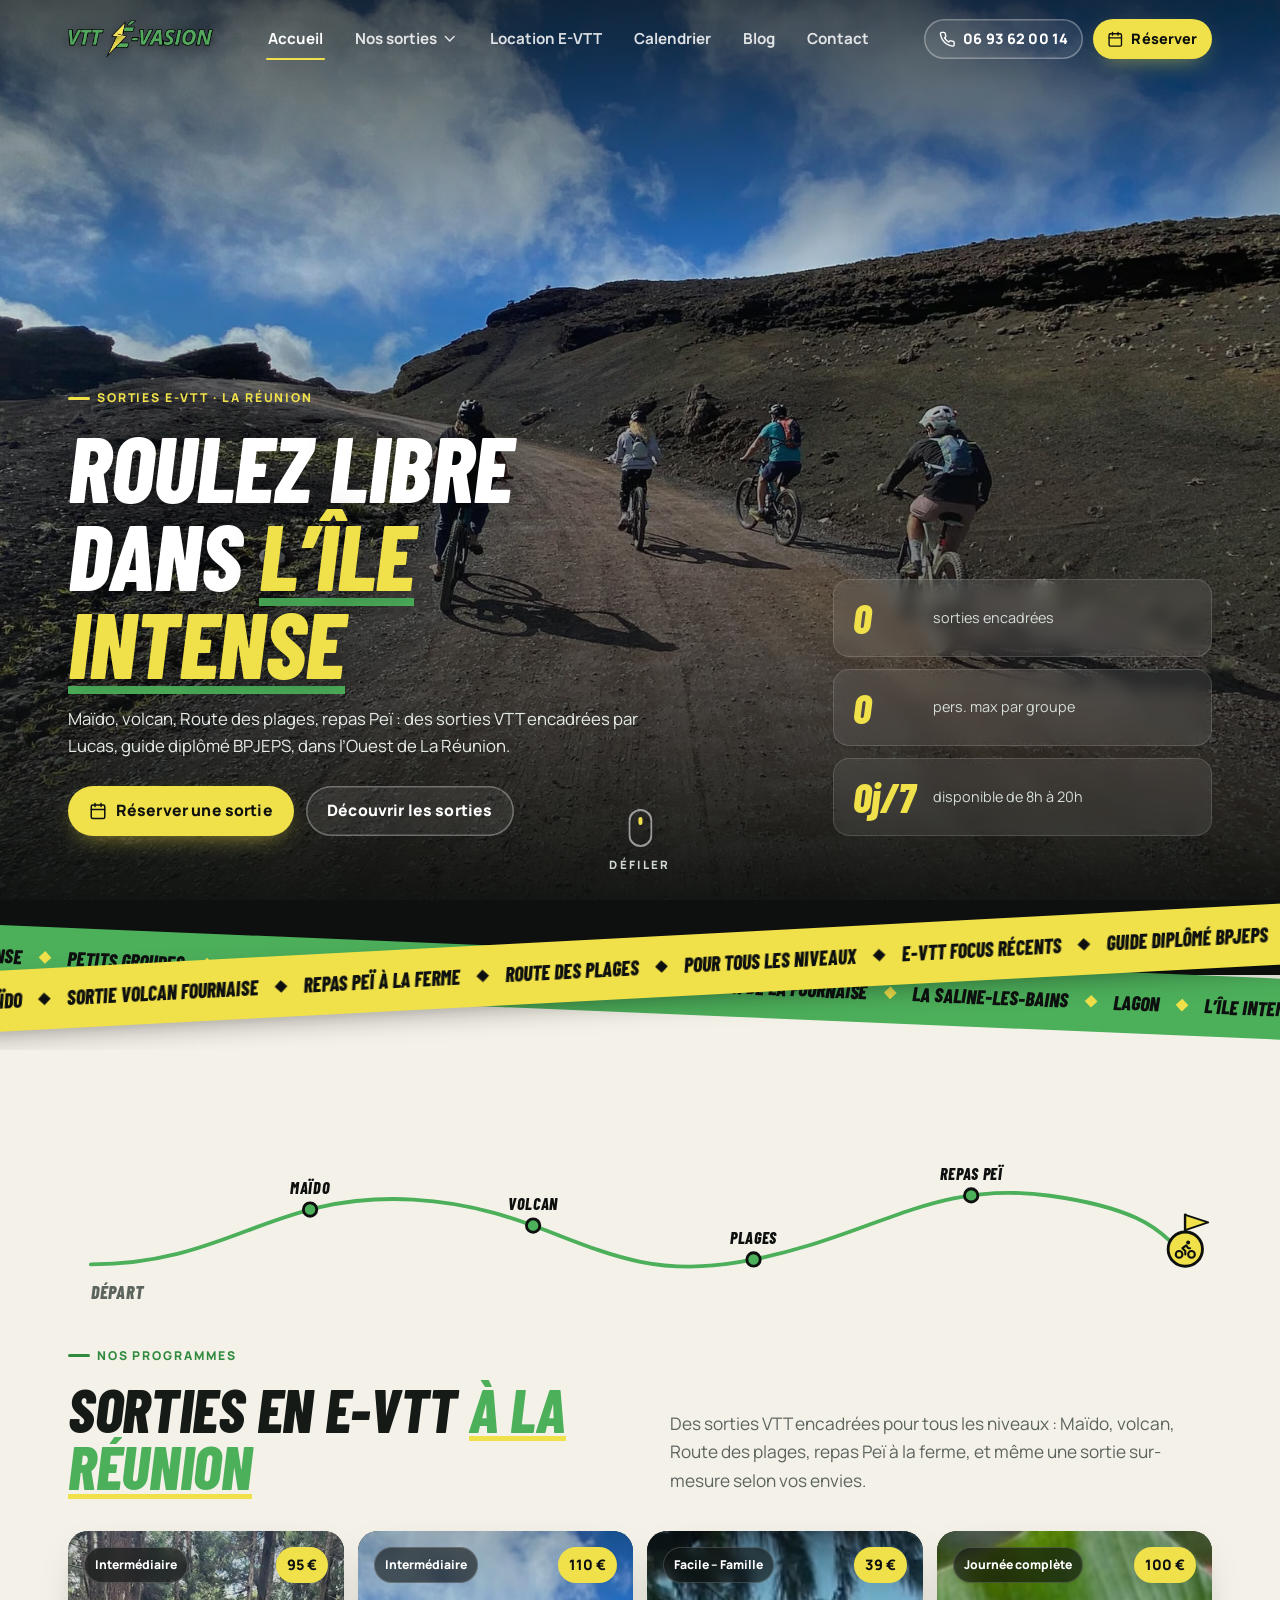
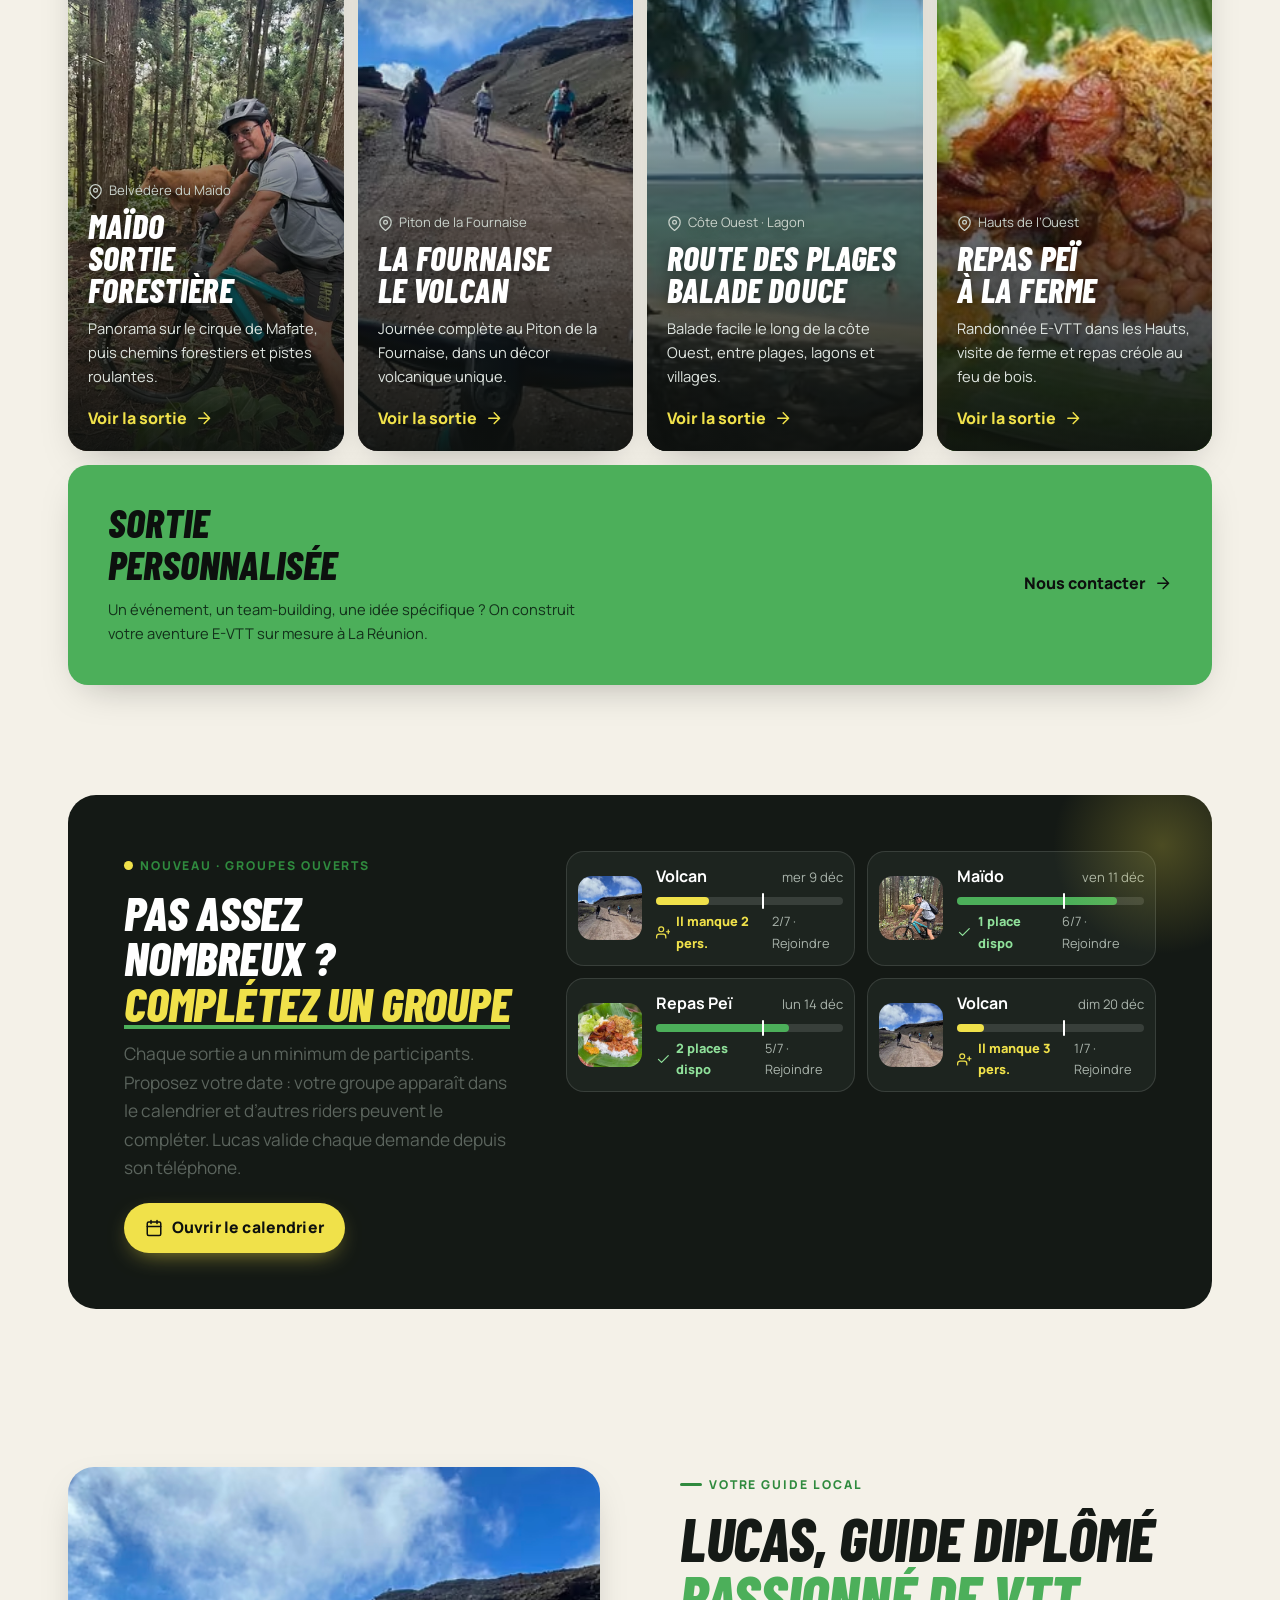
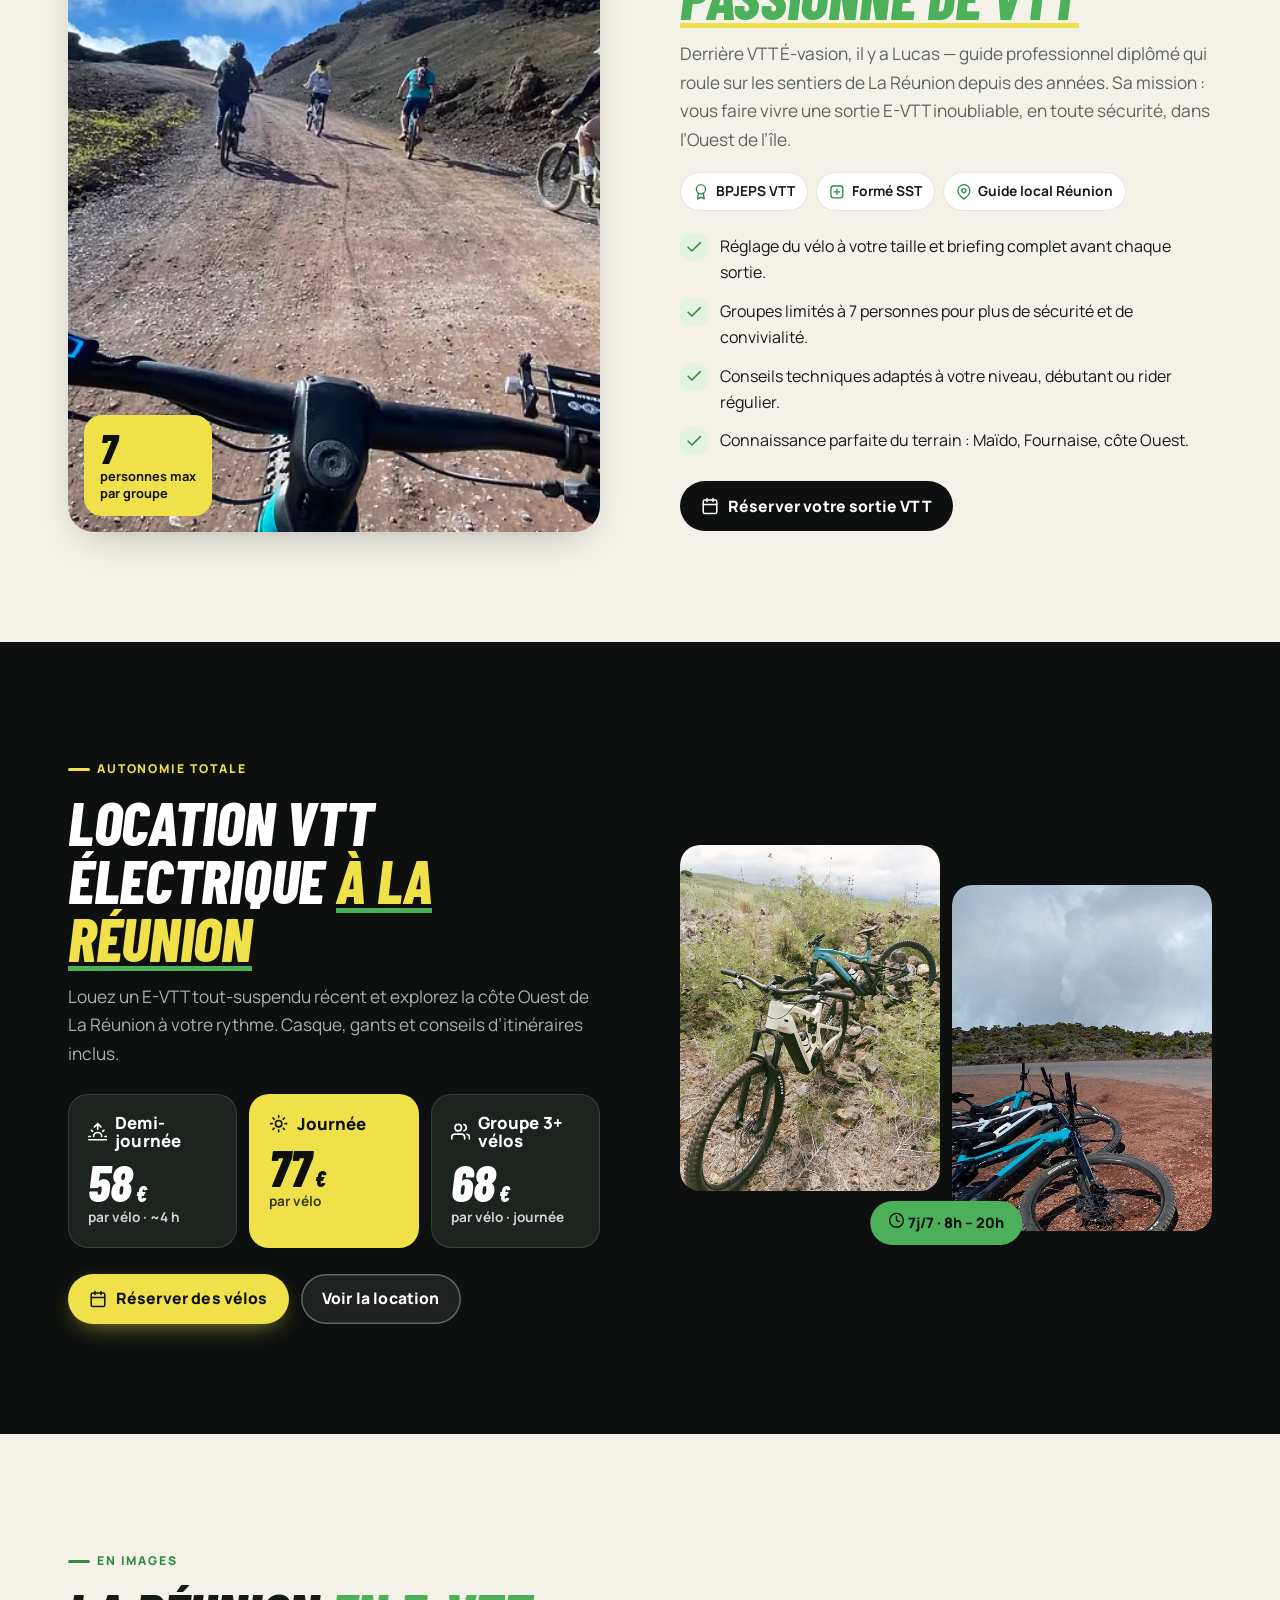
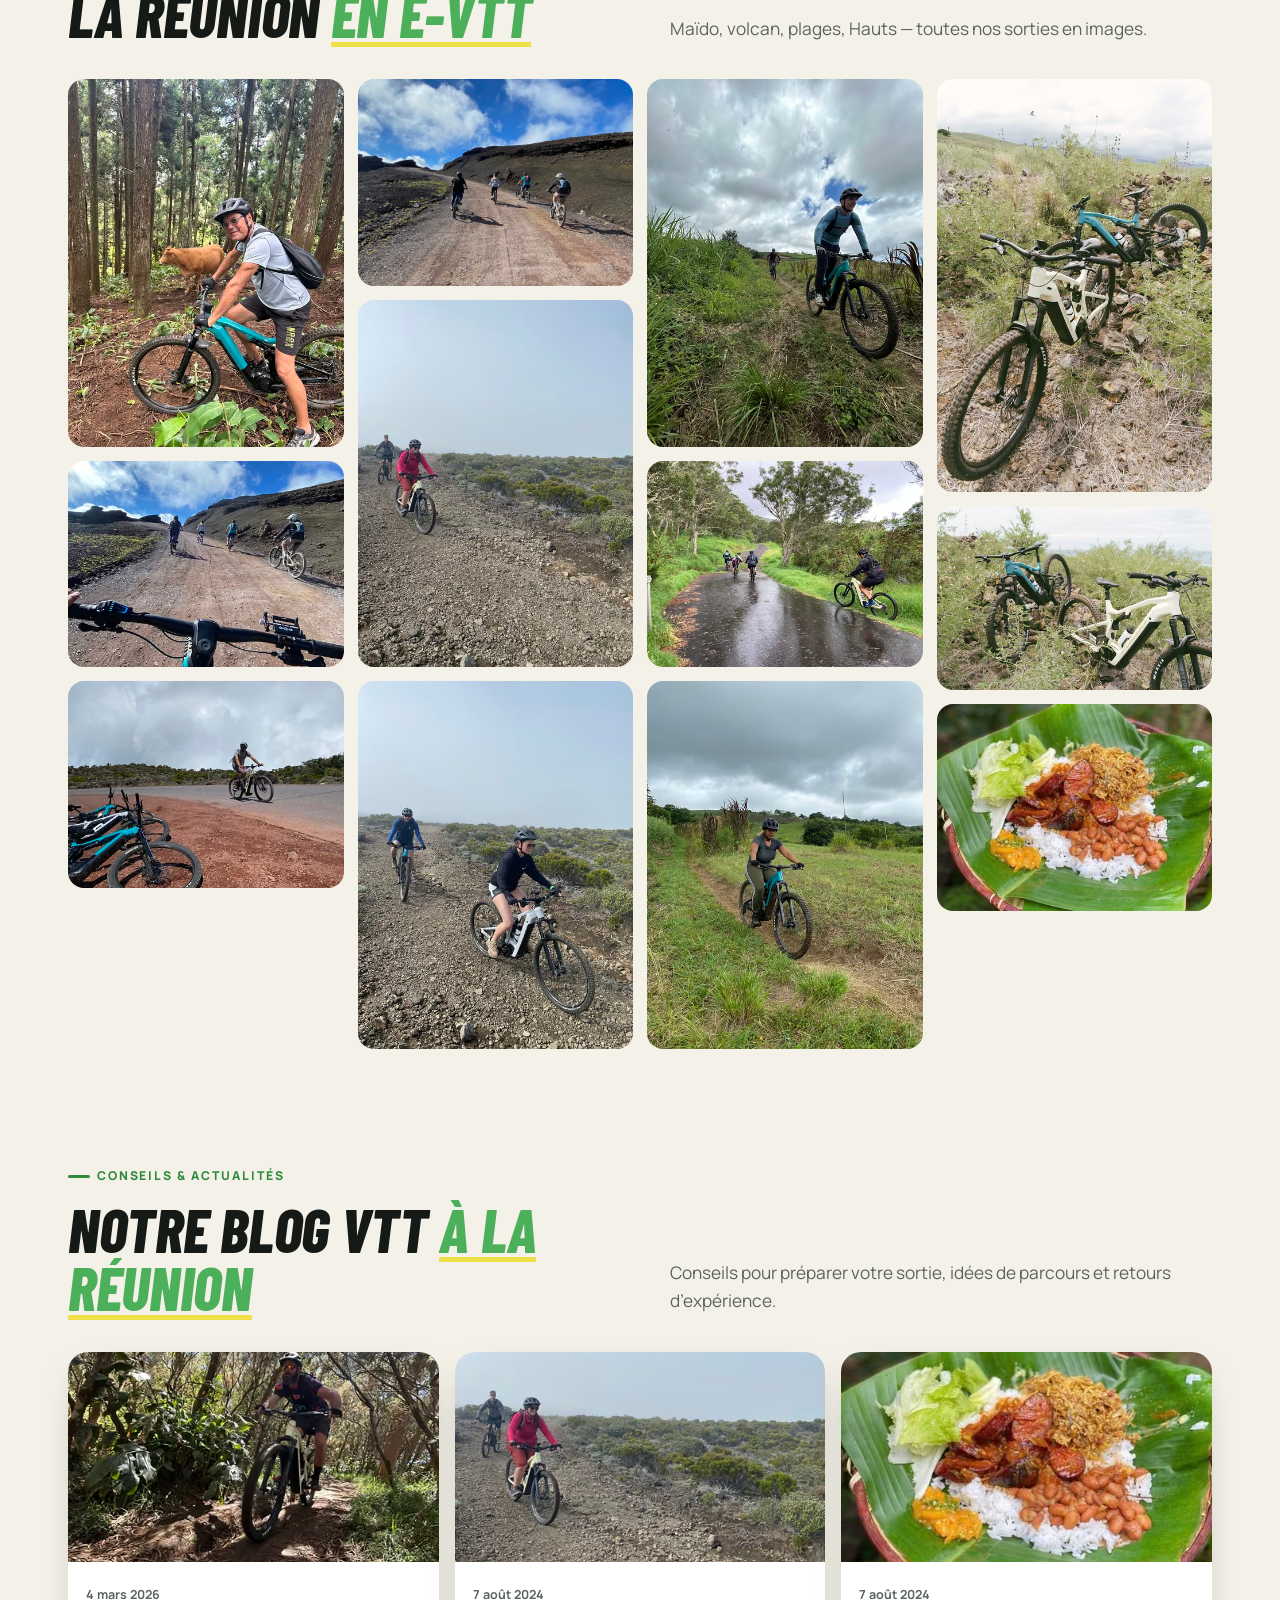
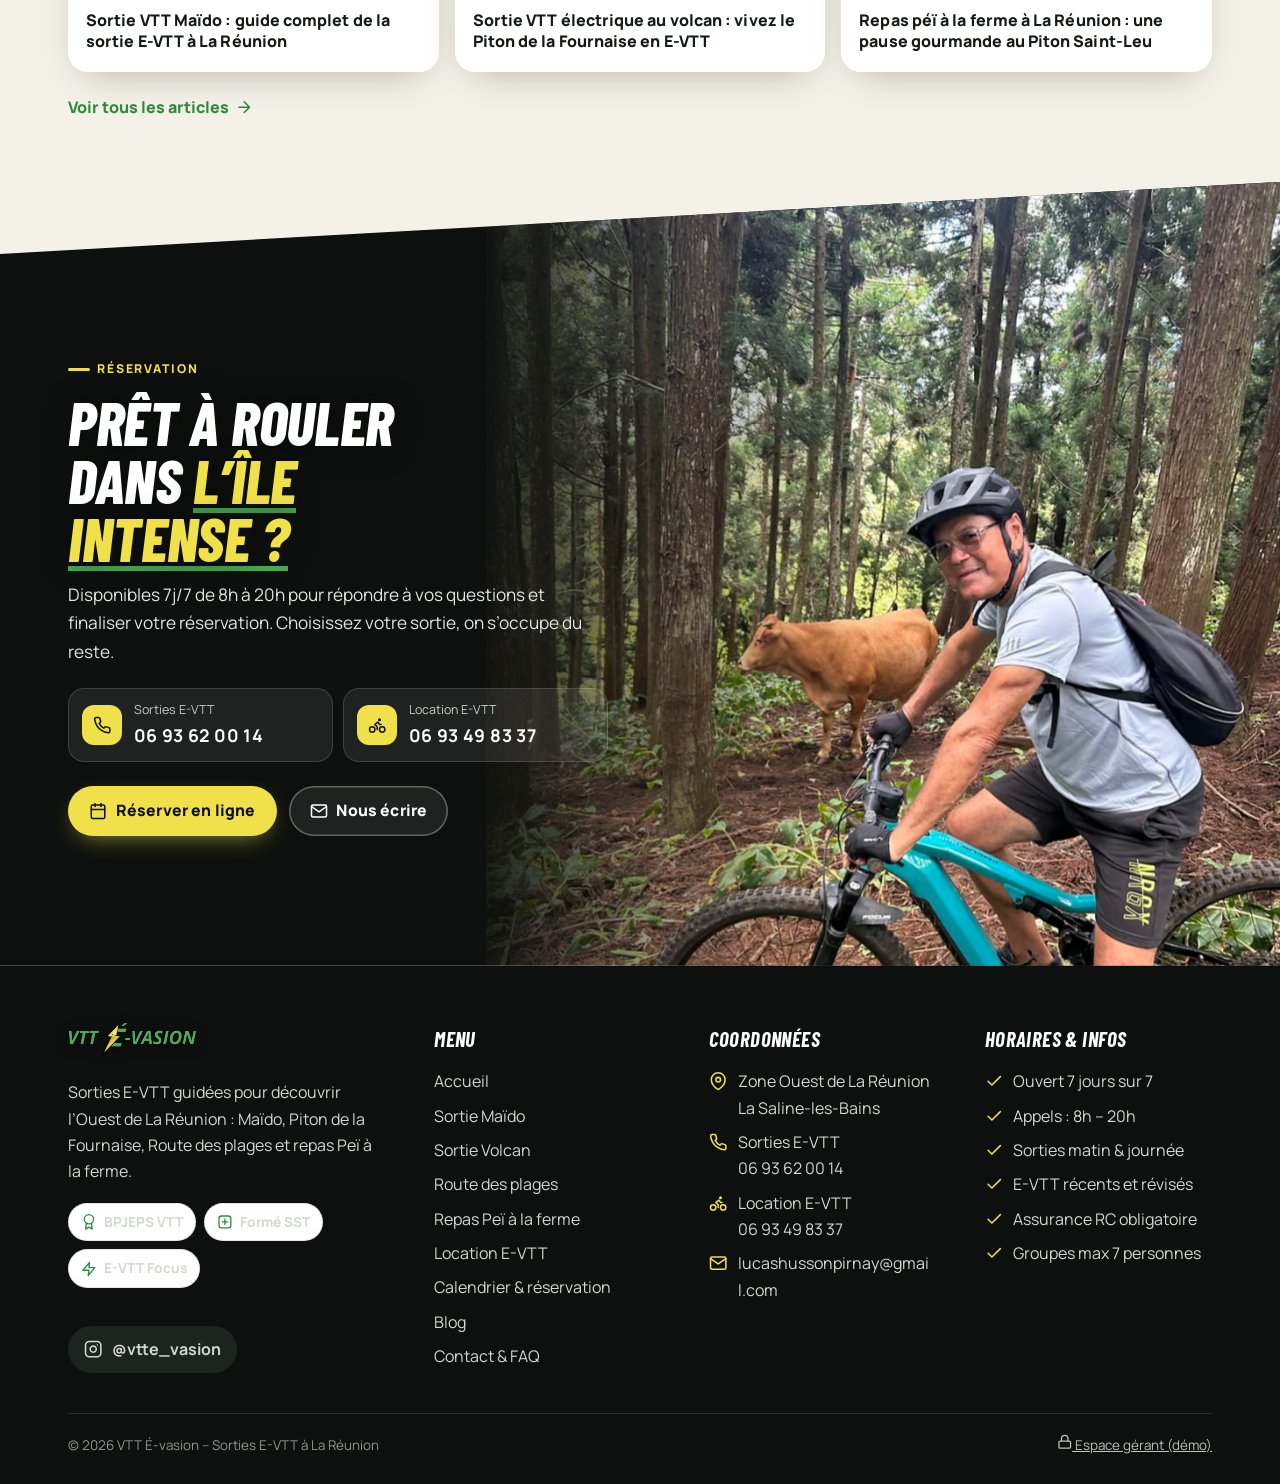
<file: index.html>
<!doctype html>
<html lang="fr">
<head>
<meta charset="utf-8">
<meta name="viewport" content="width=device-width, initial-scale=1, viewport-fit=cover">
<title>VTT É-vasion – Sorties E-VTT guidées &amp; location de VTT électrique à La Réunion</title>
<meta name="description" content="Sorties VTT à La Réunion en E-VTT avec guide diplômé BPJEPS : Maïdo, volcan Piton de la Fournaise, Route des plages et repas Peï à la ferme. Petits groupes, matériel récent, location E-VTT.">
<meta name="theme-color" content="#0d100e">
<link rel="icon" type="image/png" href="assets/img/favicon.png">
<link rel="apple-touch-icon" href="assets/img/icon-180.png">
<meta property="og:type" content="website">
<meta property="og:locale" content="fr_FR">
<meta property="og:site_name" content="VTT É-vasion">
<meta property="og:title" content="VTT É-vasion – Sorties E-VTT guidées &amp; location de VTT électrique à La Réunion">
<meta property="og:description" content="Sorties VTT à La Réunion en E-VTT avec guide diplômé BPJEPS : Maïdo, volcan Piton de la Fournaise, Route des plages et repas Peï à la ferme. Petits groupes, matériel récent, location E-VTT.">
<meta property="og:image" content="assets/img/og-image.jpg">
<link rel="preconnect" href="https://fonts.googleapis.com">
<link rel="preconnect" href="https://fonts.gstatic.com" crossorigin>
<link href="https://fonts.googleapis.com/css2?family=Barlow+Condensed:ital,wght@0,700;1,700;1,800&family=Manrope:wght@400;500;600;700;800&display=swap" rel="stylesheet">
<link rel="stylesheet" href="assets/css/style.css?v=8a3c900a">
<script>(function(d){var r=matchMedia('(prefers-reduced-motion: reduce)').matches;if(!r){d.classList.add('js-motion');setTimeout(function(){if(!window.__motion)d.classList.remove('js-motion')},3000)}try{if(!r&&!sessionStorage.getItem('ve-intro')){d.classList.add('has-loader');setTimeout(function(){d.classList.remove('has-loader')},6000)}}catch(e){}})(document.documentElement)</script><link rel="preload" as="image" type="image/avif" href="assets/img/volcan-groupe-piste-m.avif" media="(max-width: 767px) and (orientation: portrait)" fetchpriority="high">
<link rel="preload" as="image" type="image/avif" imagesrcset="assets/img/volcan-groupe-piste-480.avif 480w, assets/img/volcan-groupe-piste-720.avif 720w, assets/img/volcan-groupe-piste-960.avif 960w, assets/img/volcan-groupe-piste-1600.avif 1600w, assets/img/volcan-groupe-piste-2400.avif 2400w" imagesizes="100vw" media="(min-width: 768px), (orientation: landscape)" fetchpriority="high">
<script type="application/ld+json">{"@context":"https://schema.org","@type":"SportsActivityLocation","name":"VTT É-vasion","description":"Sorties E-VTT guidées et location de VTT électriques dans l’Ouest de La Réunion.","telephone":"+262693620014","email":"lucashussonpirnay@gmail.com","url":"https://vtte-vasion.fr/","address":{"@type":"PostalAddress","addressLocality":"La Saline-les-Bains","addressRegion":"La Réunion","addressCountry":"FR"},"openingHours":"Mo-Su 08:00-20:00","sameAs":["https://www.instagram.com/vtte_vasion/"]}</script>
</head>
<body>
<a class="skip" href="#main">Aller au contenu</a>
<svg width="0" height="0" style="position:absolute" aria-hidden="true"><defs><symbol id="i-phone" viewBox="0 0 24 24"><path d="M22 16.92v3a2 2 0 0 1-2.18 2 19.79 19.79 0 0 1-8.63-3.07 19.5 19.5 0 0 1-6-6 19.79 19.79 0 0 1-3.07-8.67A2 2 0 0 1 4.11 2h3a2 2 0 0 1 2 1.72c.13.96.36 1.9.7 2.81a2 2 0 0 1-.45 2.11L8.09 9.91a16 16 0 0 0 6 6l1.27-1.27a2 2 0 0 1 2.11-.45c.91.34 1.85.57 2.81.7A2 2 0 0 1 22 16.92z"/></symbol><symbol id="i-cal" viewBox="0 0 24 24"><rect x="3" y="4" width="18" height="18" rx="2"/><path d="M16 2v4M8 2v4M3 10h18"/></symbol><symbol id="i-users" viewBox="0 0 24 24"><path d="M17 21v-2a4 4 0 0 0-4-4H5a4 4 0 0 0-4 4v2"/><circle cx="9" cy="7" r="4"/><path d="M23 21v-2a4 4 0 0 0-3-3.87M16 3.13a4 4 0 0 1 0 7.75"/></symbol><symbol id="i-user-plus" viewBox="0 0 24 24"><path d="M16 21v-2a4 4 0 0 0-4-4H5a4 4 0 0 0-4 4v2"/><circle cx="8.5" cy="7" r="4"/><path d="M20 8v6M23 11h-6"/></symbol><symbol id="i-clock" viewBox="0 0 24 24"><circle cx="12" cy="12" r="10"/><path d="M12 6v6l4 2"/></symbol><symbol id="i-euro" viewBox="0 0 24 24"><path d="M18.5 7.5A7 7 0 1 0 18.5 16.5M4 10.5h10M4 13.5h10"/></symbol><symbol id="i-mountain" viewBox="0 0 24 24"><path d="m8 3 4 8 5-5 5 15H2L8 3z"/></symbol><symbol id="i-bike" viewBox="0 0 24 24"><circle cx="5.5" cy="17.5" r="3.5"/><circle cx="18.5" cy="17.5" r="3.5"/><circle cx="15" cy="5" r="1"/><path d="M12 17.5V14l-3-3 4-3 2 3h2"/></symbol><symbol id="i-pin" viewBox="0 0 24 24"><path d="M21 10c0 7-9 13-9 13s-9-6-9-13a9 9 0 0 1 18 0z"/><circle cx="12" cy="10" r="3"/></symbol><symbol id="i-check" viewBox="0 0 24 24"><path d="M20 6 9 17l-5-5"/></symbol><symbol id="i-arrow" viewBox="0 0 24 24"><path d="M5 12h14M12 5l7 7-7 7"/></symbol><symbol id="i-menu" viewBox="0 0 24 24"><path d="M3 7h18M3 12h18M3 17h12"/></symbol><symbol id="i-x" viewBox="0 0 24 24"><path d="M18 6 6 18M6 6l12 12"/></symbol><symbol id="i-insta" viewBox="0 0 24 24"><rect x="2" y="2" width="20" height="20" rx="5"/><path d="M16 11.37A4 4 0 1 1 12.63 8 4 4 0 0 1 16 11.37zM17.5 6.5h.01"/></symbol><symbol id="i-mail" viewBox="0 0 24 24"><path d="M4 4h16c1.1 0 2 .9 2 2v12c0 1.1-.9 2-2 2H4c-1.1 0-2-.9-2-2V6c0-1.1.9-2 2-2z"/><path d="m22 6-10 7L2 6"/></symbol><symbol id="i-bolt" viewBox="0 0 24 24"><path d="M13 2 3 14h9l-1 8 10-12h-9l1-8z"/></symbol><symbol id="i-shield" viewBox="0 0 24 24"><path d="M12 22s8-4 8-10V5l-8-3-8 3v7c0 6 8 10 8 10z"/></symbol><symbol id="i-bag" viewBox="0 0 24 24"><path d="M4 10a4 4 0 0 1 4-4h8a4 4 0 0 1 4 4v10a2 2 0 0 1-2 2H6a2 2 0 0 1-2-2z"/><path d="M8 10h8M8 15h8M9 6V4a1 1 0 0 1 1-1h4a1 1 0 0 1 1 1v2"/></symbol><symbol id="i-star" viewBox="0 0 24 24"><path d="m12 2 3.09 6.26L22 9.27l-5 4.87 1.18 6.88L12 17.77l-6.18 3.25L7 14.14 2 9.27l6.91-1.01L12 2z"/></symbol><symbol id="i-chev-down" viewBox="0 0 24 24"><path d="m6 9 6 6 6-6"/></symbol><symbol id="i-chev-left" viewBox="0 0 24 24"><path d="m15 18-6-6 6-6"/></symbol><symbol id="i-chev-right" viewBox="0 0 24 24"><path d="m9 18 6-6-6-6"/></symbol><symbol id="i-info" viewBox="0 0 24 24"><circle cx="12" cy="12" r="10"/><path d="M12 16v-4M12 8h.01"/></symbol><symbol id="i-share" viewBox="0 0 24 24"><circle cx="18" cy="5" r="3"/><circle cx="6" cy="12" r="3"/><circle cx="18" cy="19" r="3"/><path d="m8.59 13.51 6.83 3.98M15.41 6.51l-6.82 3.98"/></symbol><symbol id="i-sun" viewBox="0 0 24 24"><circle cx="12" cy="12" r="4"/><path d="M12 2v2M12 20v2M4.93 4.93l1.41 1.41M17.66 17.66l1.41 1.41M2 12h2M20 12h2M6.34 17.66l-1.41 1.41M19.07 4.93l-1.41 1.41"/></symbol><symbol id="i-sunrise" viewBox="0 0 24 24"><path d="M17 18a5 5 0 0 0-10 0M12 2v7M4.22 10.22l1.42 1.42M1 18h2M21 18h2M18.36 11.64l1.42-1.42M23 22H1M8 6l4-4 4 4"/></symbol><symbol id="i-flame" viewBox="0 0 24 24"><path d="M8.5 14.5A2.5 2.5 0 0 0 11 12c0-1.38-.5-2-1-3-1.07-2.14-.22-4.05 2-6 .5 2.5 2 4.9 4 6.5 2 1.6 3 3.5 3 5.5a7 7 0 1 1-14 0c0-1.15.43-2.29 1-3a2.5 2.5 0 0 0 2.5 2.5z"/></symbol><symbol id="i-leaf" viewBox="0 0 24 24"><path d="M11 20A7 7 0 0 1 9.8 6.1C15.5 5 17 4.48 19 2c1 2 2 4.18 2 8 0 5.5-4.78 10-10 10z"/><path d="M2 21c0-3 1.85-5.36 5.08-6C9.5 14.52 12 13 13 12"/></symbol><symbol id="i-map" viewBox="0 0 24 24"><path d="m1 6 7-4 8 4 7-4v16l-7 4-8-4-7 4z"/><path d="M8 2v16M16 6v16"/></symbol><symbol id="i-wave" viewBox="0 0 24 24"><path d="M2 7c.6.5 1.2 1 2.5 1 2.5 0 2.5-2 5-2 2.6 0 2.4 2 5 2 2.5 0 2.5-2 5-2 1.3 0 1.9.5 2.5 1M2 13c.6.5 1.2 1 2.5 1 2.5 0 2.5-2 5-2 2.6 0 2.4 2 5 2 2.5 0 2.5-2 5-2 1.3 0 1.9.5 2.5 1M2 19c.6.5 1.2 1 2.5 1 2.5 0 2.5-2 5-2 2.6 0 2.4 2 5 2 2.5 0 2.5-2 5-2 1.3 0 1.9.5 2.5 1"/></symbol><symbol id="i-plus" viewBox="0 0 24 24"><path d="M12 5v14M5 12h14"/></symbol><symbol id="i-minus" viewBox="0 0 24 24"><path d="M5 12h14"/></symbol><symbol id="i-bell" viewBox="0 0 24 24"><path d="M18 8A6 6 0 0 0 6 8c0 7-3 9-3 9h18s-3-2-3-9M13.73 21a2 2 0 0 1-3.46 0"/></symbol><symbol id="i-sliders" viewBox="0 0 24 24"><path d="M4 21v-7M4 10V3M12 21v-9M12 8V3M20 21v-5M20 12V3M1 14h6M9 8h6M17 16h6"/></symbol><symbol id="i-list" viewBox="0 0 24 24"><path d="M8 6h13M8 12h13M8 18h13M3 6h.01M3 12h.01M3 18h.01"/></symbol><symbol id="i-alert" viewBox="0 0 24 24"><path d="M10.29 3.86 1.82 18a2 2 0 0 0 1.71 3h16.94a2 2 0 0 0 1.71-3L13.71 3.86a2 2 0 0 0-3.42 0z"/><path d="M12 9v4M12 17h.01"/></symbol><symbol id="i-msg" viewBox="0 0 24 24"><path d="M21 15a2 2 0 0 1-2 2H7l-4 4V5a2 2 0 0 1 2-2h14a2 2 0 0 1 2 2z"/></symbol><symbol id="i-award" viewBox="0 0 24 24"><circle cx="12" cy="8" r="7"/><path d="M8.21 13.89 7 23l5-3 5 3-1.21-9.12"/></symbol><symbol id="i-cross" viewBox="0 0 24 24"><rect x="3" y="3" width="18" height="18" rx="4"/><path d="M12 8v8M8 12h8"/></symbol><symbol id="i-utensils" viewBox="0 0 24 24"><path d="M3 2v7c0 1.1.9 2 2 2h4a2 2 0 0 0 2-2V2M7 2v20M21 15V2a5 5 0 0 0-5 5v6c0 1.1.9 2 2 2h3zm0 0v7"/></symbol><symbol id="i-camera" viewBox="0 0 24 24"><path d="M23 19a2 2 0 0 1-2 2H3a2 2 0 0 1-2-2V8a2 2 0 0 1 2-2h4l2-3h6l2 3h4a2 2 0 0 1 2 2z"/><circle cx="12" cy="13" r="4"/></symbol><symbol id="i-home" viewBox="0 0 24 24"><path d="m3 9 9-7 9 7v11a2 2 0 0 1-2 2H5a2 2 0 0 1-2-2z"/><path d="M9 22V12h6v10"/></symbol><symbol id="i-lock" viewBox="0 0 24 24"><rect x="3" y="11" width="18" height="11" rx="2"/><path d="M7 11V7a5 5 0 0 1 10 0v4"/></symbol><symbol id="i-refresh" viewBox="0 0 24 24"><path d="M23 4v6h-6M1 20v-6h6"/><path d="M3.51 9a9 9 0 0 1 14.85-3.36L23 10M1 14l4.64 4.36A9 9 0 0 0 20.49 15"/></symbol><symbol id="i-copy" viewBox="0 0 24 24"><rect x="9" y="9" width="13" height="13" rx="2"/><path d="M5 15H4a2 2 0 0 1-2-2V4a2 2 0 0 1 2-2h9a2 2 0 0 1 2 2v1"/></symbol><symbol id="i-van" viewBox="0 0 24 24"><path d="M1 4h14v12H1zM15 8h4l4 4v4h-8z"/><circle cx="5.5" cy="18.5" r="2.5"/><circle cx="18.5" cy="18.5" r="2.5"/></symbol><symbol id="i-phonebox" viewBox="0 0 24 24"><rect x="5" y="2" width="14" height="20" rx="2"/><path d="M12 18h.01"/></symbol><symbol id="i-trash" viewBox="0 0 24 24"><path d="M3 6h18M19 6v14a2 2 0 0 1-2 2H7a2 2 0 0 1-2-2V6m3 0V4a2 2 0 0 1 2-2h4a2 2 0 0 1 2 2v2"/></symbol><symbol id="i-ext" viewBox="0 0 24 24"><path d="M18 13v6a2 2 0 0 1-2 2H5a2 2 0 0 1-2-2V8a2 2 0 0 1 2-2h6M15 3h6v6M10 14 21 3"/></symbol></defs></svg>
<div class="loader" aria-hidden="true" data-loader>
  <div class="ld-inner">
    <svg class="ld-bolt" viewBox="0 0 24 24"><path d="M13 2 3 14h9l-1 8 10-12h-9l1-8z"/></svg>
    <img class="ld-logo" src="assets/img/logo.webp" width="483" height="127" alt="">
    <div class="ld-track" data-loader-track><i></i><span class="ld-bike"><svg class="i"><use href="#i-bike"/></svg></span></div>
    <p class="ld-txt">L’île intense arrive…</p>
  </div>
</div>
<header class="site-header" data-header>
  <div class="container bar">
    <a class="brand" href="index.html" aria-label="VTT É-vasion, accueil"><img src="assets/img/logo.webp" width="483" height="127" alt="VTT É-vasion"></a>
    <nav class="nav-desktop" aria-label="Navigation principale">
      <a href="index.html" aria-current="page">Accueil</a>
      <div class="has-sub">
        <button type="button" aria-haspopup="true">Nos sorties <svg class="i" aria-hidden="true"><use href="#i-chev-down"/></svg></button>
        <div class="sub"><a href="sortie-maido.html">Sortie Maïdo <small>95 €</small></a><a href="sortie-volcan.html">Sortie Volcan <small>110 €</small></a><a href="sortie-route-des-plages.html">Route des plages <small>39 €</small></a><a href="sortie-repas-pei.html">Repas Peï à la ferme <small>100 €</small></a></div>
      </div>
      <a href="location-e-vtt.html">Location E-VTT</a>
      <a href="reserver.html">Calendrier</a>
      <a href="blog.html">Blog</a>
      <a href="contact.html">Contact</a>
    </nav>
    <div class="header-cta">
      <a class="btn btn-ghost btn-sm" href="tel:+262693620014"><svg class="i" aria-hidden="true"><use href="#i-phone"/></svg> 06 93 62 00 14</a>
      <a class="btn btn-volt btn-sm" href="reserver.html"><svg class="i" aria-hidden="true"><use href="#i-cal"/></svg> Réserver</a>
    </div>
    <button class="burger" type="button" aria-label="Ouvrir le menu" aria-expanded="false" aria-controls="menu" data-menu-open><svg class="i" aria-hidden="true"><use href="#i-menu"/></svg></button>
  </div>
</header>
<div class="menu" id="menu" role="dialog" aria-modal="true" aria-label="Menu" data-menu>
  <div class="bar">
    <a class="brand" href="index.html"><img src="assets/img/logo.webp" width="483" height="127" alt="VTT É-vasion"></a>
    <button class="burger" type="button" aria-label="Fermer le menu" data-menu-close><svg class="i" aria-hidden="true"><use href="#i-x"/></svg></button>
  </div>
  <nav aria-label="Menu mobile">
    <a href="index.html">Accueil</a>
    <a class="sub-link" href="sortie-maido.html">Sortie Maïdo <small>95 €</small></a>
    <a class="sub-link" href="sortie-volcan.html">Sortie Volcan <small>110 €</small></a>
    <a class="sub-link" href="sortie-route-des-plages.html">Route des plages <small>39 €</small></a>
    <a class="sub-link" href="sortie-repas-pei.html">Repas Peï à la ferme <small>100 €</small></a>
    <a href="location-e-vtt.html">Location E-VTT <small>dès 59 €</small></a>
    <a href="reserver.html">Calendrier <small>réserver</small></a>
    <a href="blog.html">Blog</a>
    <a href="contact.html">Contact</a>
  </nav>
  <div class="menu-foot">
    <a class="btn btn-volt" href="reserver.html"><svg class="i" aria-hidden="true"><use href="#i-cal"/></svg> Réserver une sortie</a>
    <a class="btn btn-ghost" href="tel:+262693620014"><svg class="i" aria-hidden="true"><use href="#i-phone"/></svg> Sorties · 06 93 62 00 14</a>
    <a class="btn btn-ghost" href="tel:+262693498337"><svg class="i" aria-hidden="true"><use href="#i-bike"/></svg> Location · 06 93 49 83 37</a>
  </div>
</div>
<main id="main">

<section class="hero">
  <div class="hero-media" aria-hidden="true">
    <picture class="is-active"><source media="(max-width: 767px) and (orientation: portrait)" type="image/avif" srcset="assets/img/volcan-groupe-piste-m.avif"><source media="(max-width: 767px) and (orientation: portrait)" srcset="assets/img/volcan-groupe-piste-m.webp"><source type="image/avif" srcset="assets/img/volcan-groupe-piste-480.avif 480w, assets/img/volcan-groupe-piste-720.avif 720w, assets/img/volcan-groupe-piste-960.avif 960w, assets/img/volcan-groupe-piste-1600.avif 1600w, assets/img/volcan-groupe-piste-2400.avif 2400w" sizes="100vw"><img src="assets/img/volcan-groupe-piste-960.webp" srcset="assets/img/volcan-groupe-piste-480.webp 480w, assets/img/volcan-groupe-piste-720.webp 720w, assets/img/volcan-groupe-piste-960.webp 960w, assets/img/volcan-groupe-piste-1600.webp 1600w, assets/img/volcan-groupe-piste-2400.webp 2400w" sizes="100vw" width="2560" height="1920" alt="" fetchpriority="high" style="background-image:url([data-uri])"></picture>
    <picture><source media="(max-width: 767px) and (orientation: portrait)" type="image/avif" srcset="assets/img/groupe-route-foret-m.avif"><source media="(max-width: 767px) and (orientation: portrait)" srcset="assets/img/groupe-route-foret-m.webp"><source type="image/avif" srcset="assets/img/groupe-route-foret-480.avif 480w, assets/img/groupe-route-foret-720.avif 720w, assets/img/groupe-route-foret-960.avif 960w, assets/img/groupe-route-foret-1600.avif 1600w, assets/img/groupe-route-foret-2400.avif 2400w" sizes="100vw"><img src="assets/img/groupe-route-foret-960.webp" srcset="assets/img/groupe-route-foret-480.webp 480w, assets/img/groupe-route-foret-720.webp 720w, assets/img/groupe-route-foret-960.webp 960w, assets/img/groupe-route-foret-1600.webp 1600w, assets/img/groupe-route-foret-2400.webp 2400w" sizes="100vw" width="2560" height="1920" alt="" loading="lazy" decoding="async" style="background-image:url([data-uri])"></picture>
    <picture><source media="(max-width: 767px) and (orientation: portrait)" type="image/avif" srcset="assets/img/volcan-guidon-m.avif"><source media="(max-width: 767px) and (orientation: portrait)" srcset="assets/img/volcan-guidon-m.webp"><source type="image/avif" srcset="assets/img/volcan-guidon-480.avif 480w, assets/img/volcan-guidon-720.avif 720w, assets/img/volcan-guidon-960.avif 960w, assets/img/volcan-guidon-1600.avif 1600w, assets/img/volcan-guidon-2400.avif 2400w" sizes="100vw"><img src="assets/img/volcan-guidon-960.webp" srcset="assets/img/volcan-guidon-480.webp 480w, assets/img/volcan-guidon-720.webp 720w, assets/img/volcan-guidon-960.webp 960w, assets/img/volcan-guidon-1600.webp 1600w, assets/img/volcan-guidon-2400.webp 2400w" sizes="100vw" width="2560" height="1920" alt="" loading="lazy" decoding="async" style="background-image:url([data-uri])"></picture>
    <picture><source media="(max-width: 767px) and (orientation: portrait)" type="image/avif" srcset="assets/img/location-velos-2-m.avif"><source media="(max-width: 767px) and (orientation: portrait)" srcset="assets/img/location-velos-2-m.webp"><source type="image/avif" srcset="assets/img/location-velos-2-480.avif 480w, assets/img/location-velos-2-720.avif 720w, assets/img/location-velos-2-960.avif 960w, assets/img/location-velos-2-1600.avif 1600w, assets/img/location-velos-2-2400.avif 2400w" sizes="100vw"><img src="assets/img/location-velos-2-960.webp" srcset="assets/img/location-velos-2-480.webp 480w, assets/img/location-velos-2-720.webp 720w, assets/img/location-velos-2-960.webp 960w, assets/img/location-velos-2-1600.webp 1600w, assets/img/location-velos-2-2400.webp 2400w" sizes="100vw" width="2560" height="1707" alt="" loading="lazy" decoding="async" style="background-image:url([data-uri])"></picture>
  </div>
  <div class="container hero-content">
    <div class="hero-grid">
      <div>
        <span class="eyebrow">Sorties E-VTT · La Réunion</span>
        <h1>Roulez libre dans <span class="hl">l’île intense</span></h1>
        <p class="lead">Maïdo, volcan, Route des plages, repas Peï : des sorties VTT encadrées par Lucas, guide diplômé BPJEPS, dans l’Ouest de La Réunion.</p>
        <div class="btn-row">
          <a class="btn btn-volt" href="reserver.html"><svg class="i" aria-hidden="true"><use href="#i-cal"/></svg> Réserver une sortie</a>
          <a class="btn btn-ghost" href="#sorties">Découvrir les sorties</a>
        </div>
      </div>
      <div class="hero-stats">
        <div><b>4</b><span>sorties encadrées</span></div>
        <div><b>7</b><span>pers. max par groupe</span></div>
        <div><b>7j/7</b><span>disponible de 8h à 20h</span></div>
      </div>
    </div>
  </div>
  <a class="scroll-cue" href="#sorties" aria-label="Voir la suite"><i></i>Défiler</a>
</section>

<div class="tickers" aria-hidden="true">
  <div class="ticker t1"><div class="ticker-track"><span>Sortie Maïdo</span><span>Sortie Volcan Fournaise</span><span>Repas Peï à la ferme</span><span>Route des plages</span><span>Pour tous les niveaux</span><span>E-VTT Focus récents</span><span>Guide diplômé BPJEPS</span><span>Formé SST</span><span>Location VTT électrique</span><span>Groupes max 7 personnes</span><span>Sortie Maïdo</span><span>Sortie Volcan Fournaise</span><span>Repas Peï à la ferme</span><span>Route des plages</span><span>Pour tous les niveaux</span><span>E-VTT Focus récents</span><span>Guide diplômé BPJEPS</span><span>Formé SST</span><span>Location VTT électrique</span><span>Groupes max 7 personnes</span></div></div>
  <div class="ticker t2"><div class="ticker-track"><span>L’île intense</span><span>Petits groupes</span><span>Disponible 7j/7</span><span>Côte Ouest</span><span>Cirque de Mafate</span><span>Piton de la Fournaise</span><span>La Saline-les-Bains</span><span>Lagon</span><span>L’île intense</span><span>Petits groupes</span><span>Disponible 7j/7</span><span>Côte Ouest</span><span>Cirque de Mafate</span><span>Piton de la Fournaise</span><span>La Saline-les-Bains</span><span>Lagon</span></div></div>
</div>

<section class="section" id="sorties">
  <div class="container">
    <div class="trail" aria-hidden="true">
      <svg class="trail-m" viewBox="0 0 400 150" data-trail data-stops="Maïdo|Volcan|Plages|Repas Peï" focusable="false">
    <path class="trail-ghost" d="M18 104 C 70 104, 84 44, 140 50 S 228 126, 282 104 S 344 40, 382 56"/>
    <path class="trail-line" d="M18 104 C 70 104, 84 44, 140 50 S 228 126, 282 104 S 344 40, 382 56"/>
    <text x="18" y="140">Départ</text>
    <g transform="translate(382 56)"><path d="M0 4V-36" stroke="#0d100e" stroke-width="3" stroke-linecap="round"/><path class="trail-pennant" d="M0 -36l24 8-24 8z" stroke="#0d100e" stroke-width="2" stroke-linejoin="round"/></g>
    <g class="trail-stops"></g>
    <g class="trail-rider"><circle r="18"/><use href="#i-bike" x="-12" y="-12" width="24" height="24" fill="none" stroke="currentColor" stroke-width="2.2" stroke-linecap="round" stroke-linejoin="round"/></g>
  </svg>
      <svg class="trail-d" viewBox="0 0 1200 170" data-trail data-stops="Maïdo|Volcan|Plages|Repas Peï" focusable="false">
    <path class="trail-ghost" d="M24 120 C 170 120, 214 44, 362 52 S 560 142, 702 118 S 902 30, 1030 48 S 1150 104, 1172 104"/>
    <path class="trail-line" d="M24 120 C 170 120, 214 44, 362 52 S 560 142, 702 118 S 902 30, 1030 48 S 1150 104, 1172 104"/>
    <text x="24" y="156">Départ</text>
    <g transform="translate(1172 104)"><path d="M0 4V-36" stroke="#0d100e" stroke-width="3" stroke-linecap="round"/><path class="trail-pennant" d="M0 -36l24 8-24 8z" stroke="#0d100e" stroke-width="2" stroke-linejoin="round"/></g>
    <g class="trail-stops"></g>
    <g class="trail-rider"><circle r="18"/><use href="#i-bike" x="-12" y="-12" width="24" height="24" fill="none" stroke="currentColor" stroke-width="2.2" stroke-linecap="round" stroke-linejoin="round"/></g>
  </svg>
    </div>
    <div class="section-head row">
      <div><span class="eyebrow">Nos programmes</span><h2>Sorties en E-VTT <span class="hl">à La Réunion</span></h2></div>
      <p class="lead">Des sorties VTT encadrées pour tous les niveaux : Maïdo, volcan, Route des plages, repas Peï à la ferme, et même une sortie sur-mesure selon vos envies.</p>
    </div>
    <div class="rail">
      <a class="trip reveal" href="sortie-maido.html">
  <picture><source type="image/avif" srcset="assets/img/maido-mafate-480.avif 480w, assets/img/maido-mafate-720.avif 720w, assets/img/maido-mafate-960.avif 960w, assets/img/maido-mafate-1600.avif 1600w" sizes="(min-width:1024px) 25vw, (min-width:640px) 46vw, 82vw"><img src="assets/img/maido-mafate-960.webp" srcset="assets/img/maido-mafate-480.webp 480w, assets/img/maido-mafate-720.webp 720w, assets/img/maido-mafate-960.webp 960w, assets/img/maido-mafate-1600.webp 1600w" sizes="(min-width:1024px) 25vw, (min-width:640px) 46vw, 82vw" width="1920" height="2560" alt="Sortie E-VTT au Maïdo avec vue sur Mafate, La Réunion" loading="lazy" decoding="async" style="background-image:url([data-uri])"></picture>
  <div class="tags"><span class="tag">Intermédiaire</span><span class="tag price">95 €</span></div>
  <span class="where"><svg class="i" aria-hidden="true"><use href="#i-pin"/></svg> Belvédère du Maïdo</span>
  <h3>Maïdo<br>Sortie forestière</h3>
  <p>Panorama sur le cirque de Mafate, puis chemins forestiers et pistes roulantes.</p>
  <span class="go">Voir la sortie <svg class="i" aria-hidden="true"><use href="#i-arrow"/></svg></span>
</a>
      <a class="trip reveal" href="sortie-volcan.html">
  <picture><source type="image/avif" srcset="assets/img/volcan-guidon-480.avif 480w, assets/img/volcan-guidon-720.avif 720w, assets/img/volcan-guidon-960.avif 960w, assets/img/volcan-guidon-1600.avif 1600w, assets/img/volcan-guidon-2400.avif 2400w" sizes="(min-width:1024px) 25vw, (min-width:640px) 46vw, 82vw"><img src="assets/img/volcan-guidon-960.webp" srcset="assets/img/volcan-guidon-480.webp 480w, assets/img/volcan-guidon-720.webp 720w, assets/img/volcan-guidon-960.webp 960w, assets/img/volcan-guidon-1600.webp 1600w, assets/img/volcan-guidon-2400.webp 2400w" sizes="(min-width:1024px) 25vw, (min-width:640px) 46vw, 82vw" width="2560" height="1920" alt="Sortie E-VTT au Piton de la Fournaise, La Réunion" loading="lazy" decoding="async" style="background-image:url([data-uri])"></picture>
  <div class="tags"><span class="tag">Intermédiaire</span><span class="tag price">110 €</span></div>
  <span class="where"><svg class="i" aria-hidden="true"><use href="#i-pin"/></svg> Piton de la Fournaise</span>
  <h3>La Fournaise<br>Le volcan</h3>
  <p>Journée complète au Piton de la Fournaise, dans un décor volcanique unique.</p>
  <span class="go">Voir la sortie <svg class="i" aria-hidden="true"><use href="#i-arrow"/></svg></span>
</a>
      <a class="trip reveal" href="sortie-route-des-plages.html">
  <picture><source type="image/avif" srcset="assets/img/route-des-plages-480.avif 480w, assets/img/route-des-plages-720.avif 720w, assets/img/route-des-plages-960.avif 960w" sizes="(min-width:1024px) 25vw, (min-width:640px) 46vw, 82vw"><img src="assets/img/route-des-plages-960.webp" srcset="assets/img/route-des-plages-480.webp 480w, assets/img/route-des-plages-720.webp 720w, assets/img/route-des-plages-960.webp 960w" sizes="(min-width:1024px) 25vw, (min-width:640px) 46vw, 82vw" width="1280" height="680" alt="Sortie E-VTT Route des plages, côte Ouest de La Réunion" loading="lazy" decoding="async" style="background-image:url([data-uri])"></picture>
  <div class="tags"><span class="tag">Facile – Famille</span><span class="tag price">39 €</span></div>
  <span class="where"><svg class="i" aria-hidden="true"><use href="#i-pin"/></svg> Côte Ouest · Lagon</span>
  <h3>Route des plages<br>Balade douce</h3>
  <p>Balade facile le long de la côte Ouest, entre plages, lagons et villages.</p>
  <span class="go">Voir la sortie <svg class="i" aria-hidden="true"><use href="#i-arrow"/></svg></span>
</a>
      <a class="trip reveal" href="sortie-repas-pei.html">
  <picture><source type="image/avif" srcset="assets/img/repas-pei-assiette-480.avif 480w, assets/img/repas-pei-assiette-720.avif 720w, assets/img/repas-pei-assiette-960.avif 960w, assets/img/repas-pei-assiette-1600.avif 1600w, assets/img/repas-pei-assiette-2400.avif 2400w" sizes="(min-width:1024px) 25vw, (min-width:640px) 46vw, 82vw"><img src="assets/img/repas-pei-assiette-960.webp" srcset="assets/img/repas-pei-assiette-480.webp 480w, assets/img/repas-pei-assiette-720.webp 720w, assets/img/repas-pei-assiette-960.webp 960w, assets/img/repas-pei-assiette-1600.webp 1600w, assets/img/repas-pei-assiette-2400.webp 2400w" sizes="(min-width:1024px) 25vw, (min-width:640px) 46vw, 82vw" width="2560" height="1920" alt="Sortie E-VTT et repas Peï créole à la ferme, La Réunion" loading="lazy" decoding="async" style="background-image:url([data-uri])"></picture>
  <div class="tags"><span class="tag">Journée complète</span><span class="tag price">100 €</span></div>
  <span class="where"><svg class="i" aria-hidden="true"><use href="#i-pin"/></svg> Hauts de l’Ouest</span>
  <h3>Repas Peï<br>À la ferme</h3>
  <p>Randonnée E-VTT dans les Hauts, visite de ferme et repas créole au feu de bois.</p>
  <span class="go">Voir la sortie <svg class="i" aria-hidden="true"><use href="#i-arrow"/></svg></span>
</a>
      <a class="trip trip-custom reveal" href="contact.html">
        <div><span class="big">Sortie<br>personnalisée</span><p>Un événement, un team-building, une idée spécifique ? On construit votre aventure E-VTT sur mesure à La Réunion.</p></div>
        <span class="go">Nous contacter <svg class="i" aria-hidden="true"><use href="#i-arrow"/></svg></span>
      </a>
    </div>
  </div>
</section>

<section class="section-tight" style="padding-top:0">
  <div class="container">
    <div class="groups-wrap reveal">
      <div>
        <span class="eyebrow">Nouveau · Groupes ouverts</span>
        <h2>Pas assez nombreux&nbsp;? <span class="hl">Complétez un groupe</span></h2>
        <p class="lead" style="margin-top:14px">Chaque sortie a un minimum de participants. Proposez votre date : votre groupe apparaît dans le calendrier et d’autres riders peuvent le compléter. Lucas valide chaque demande depuis son téléphone.</p>
        <div class="btn-row" style="margin-top:20px"><a class="btn btn-volt" href="reserver.html"><svg class="i" aria-hidden="true"><use href="#i-cal"/></svg> Ouvrir le calendrier</a></div>
      </div>
      <div class="groups-list" data-open-groups data-limit="4"></div>
    </div>
  </div>
</section>

<section class="section">
  <div class="container split">
    <div class="media-frame reveal">
      <picture><source type="image/avif" srcset="assets/img/volcan-guidon-480.avif 480w, assets/img/volcan-guidon-720.avif 720w, assets/img/volcan-guidon-960.avif 960w, assets/img/volcan-guidon-1600.avif 1600w, assets/img/volcan-guidon-2400.avif 2400w" sizes="(min-width:1024px) 50vw, 100vw"><img src="assets/img/volcan-guidon-960.webp" srcset="assets/img/volcan-guidon-480.webp 480w, assets/img/volcan-guidon-720.webp 720w, assets/img/volcan-guidon-960.webp 960w, assets/img/volcan-guidon-1600.webp 1600w, assets/img/volcan-guidon-2400.webp 2400w" sizes="(min-width:1024px) 50vw, 100vw" width="2560" height="1920" alt="Lucas, guide diplômé BPJEPS de VTT É-vasion, au volcan" loading="lazy" decoding="async" style="background-image:url([data-uri])"></picture>
      <div class="media-badge"><b>7</b><span>personnes max<br>par groupe</span></div>
    </div>
    <div>
      <span class="eyebrow">Votre guide local</span>
      <h2>Lucas, guide diplômé <span class="hl">passionné de VTT</span></h2>
      <p class="lead" style="margin-top:16px">Derrière VTT É-vasion, il y a Lucas — guide professionnel diplômé qui roule sur les sentiers de La Réunion depuis des années. Sa mission : vous faire vivre une sortie E-VTT inoubliable, en toute sécurité, dans l’Ouest de l’île.</p>
      <div class="chips"><span class="chip"><svg class="i" aria-hidden="true"><use href="#i-award"/></svg> BPJEPS VTT</span><span class="chip"><svg class="i" aria-hidden="true"><use href="#i-cross"/></svg> Formé SST</span><span class="chip"><svg class="i" aria-hidden="true"><use href="#i-pin"/></svg> Guide local Réunion</span></div>
      <ul class="checks">
        <li><span><svg class="i" aria-hidden="true"><use href="#i-check"/></svg></span><span>Réglage du vélo à votre taille et briefing complet avant chaque sortie.</span></li>
        <li><span><svg class="i" aria-hidden="true"><use href="#i-check"/></svg></span><span>Groupes limités à 7 personnes pour plus de sécurité et de convivialité.</span></li>
        <li><span><svg class="i" aria-hidden="true"><use href="#i-check"/></svg></span><span>Conseils techniques adaptés à votre niveau, débutant ou rider régulier.</span></li>
        <li><span><svg class="i" aria-hidden="true"><use href="#i-check"/></svg></span><span>Connaissance parfaite du terrain : Maïdo, Fournaise, côte Ouest.</span></li>
      </ul>
      <a class="btn btn-dark" href="reserver.html"><svg class="i" aria-hidden="true"><use href="#i-cal"/></svg> Réserver votre sortie VTT</a>
    </div>
  </div>
</section>

<section class="section dark">
  <div class="container split rev">
    <div class="stack-img reveal">
      <picture><source type="image/avif" srcset="assets/img/location-velos-480.avif 480w, assets/img/location-velos-720.avif 720w, assets/img/location-velos-960.avif 960w, assets/img/location-velos-1600.avif 1600w" sizes="(min-width:1024px) 25vw, 50vw"><img src="assets/img/location-velos-960.webp" srcset="assets/img/location-velos-480.webp 480w, assets/img/location-velos-720.webp 720w, assets/img/location-velos-960.webp 960w, assets/img/location-velos-1600.webp 1600w" sizes="(min-width:1024px) 25vw, 50vw" width="1707" height="2560" alt="E-VTT tout-suspendu en location à La Réunion" loading="lazy" decoding="async" style="background-image:url([data-uri])"></picture>
      <picture><source type="image/avif" srcset="assets/img/volcan-velos-focus-480.avif 480w, assets/img/volcan-velos-focus-720.avif 720w, assets/img/volcan-velos-focus-960.avif 960w, assets/img/volcan-velos-focus-1600.avif 1600w" sizes="(min-width:1024px) 25vw, 50vw"><img src="assets/img/volcan-velos-focus-960.webp" srcset="assets/img/volcan-velos-focus-480.webp 480w, assets/img/volcan-velos-focus-720.webp 720w, assets/img/volcan-velos-focus-960.webp 960w, assets/img/volcan-velos-focus-1600.webp 1600w" sizes="(min-width:1024px) 25vw, 50vw" width="1680" height="2240" alt="Location VTT électrique Focus à La Réunion" loading="lazy" decoding="async" style="background-image:url([data-uri])"></picture>
      <span class="avail"><svg class="i" aria-hidden="true"><use href="#i-clock"/></svg> 7j/7 · 8h – 20h</span>
    </div>
    <div>
      <span class="eyebrow">Autonomie totale</span>
      <h2>Location VTT électrique <span class="hl">à La Réunion</span></h2>
      <p class="lead" style="margin-top:16px">Louez un E-VTT tout-suspendu récent et explorez la côte Ouest de La Réunion à votre rythme. Casque, gants et conseils d’itinéraires inclus.</p>
      <div class="prices">
        <div class="price-card"><h3><svg class="i" aria-hidden="true"><use href="#i-sunrise"/></svg> Demi-journée</h3><div class="amount">59<small> €</small></div><div class="per">par vélo · ~4 h</div></div>
        <div class="price-card featured"><h3><svg class="i" aria-hidden="true"><use href="#i-sun"/></svg> Journée</h3><div class="amount">79<small> €</small></div><div class="per">par vélo</div></div>
        <div class="price-card"><h3><svg class="i" aria-hidden="true"><use href="#i-users"/></svg> Groupe 3+ vélos</h3><div class="amount">69<small> €</small></div><div class="per">par vélo · journée</div></div>
      </div>
      <div class="btn-row">
        <a class="btn btn-volt" href="reserver.html?type=location"><svg class="i" aria-hidden="true"><use href="#i-cal"/></svg> Réserver des vélos</a>
        <a class="btn btn-ghost" href="location-e-vtt.html">Voir la location</a>
      </div>
    </div>
  </div>
</section>

<section class="section">
  <div class="container">
    <div class="section-head row">
      <div><span class="eyebrow">En images</span><h2>La Réunion <span class="hl">en E-VTT</span></h2></div>
      <p class="lead">Maïdo, volcan, plages, Hauts — toutes nos sorties en images.</p>
    </div>
    <div class="masonry" data-gallery>
      <button type="button" data-lb="assets/img/maido-mafate-1600.webp" data-cap="Sortie Maïdo en E-VTT, La Réunion" aria-label="Agrandir : Sortie Maïdo en E-VTT, La Réunion"><picture><source type="image/avif" srcset="assets/img/maido-mafate-480.avif 480w, assets/img/maido-mafate-720.avif 720w, assets/img/maido-mafate-960.avif 960w, assets/img/maido-mafate-1600.avif 1600w" sizes="(min-width:1024px) 25vw, (min-width:640px) 33vw, 50vw"><img src="assets/img/maido-mafate-960.webp" srcset="assets/img/maido-mafate-480.webp 480w, assets/img/maido-mafate-720.webp 720w, assets/img/maido-mafate-960.webp 960w, assets/img/maido-mafate-1600.webp 1600w" sizes="(min-width:1024px) 25vw, (min-width:640px) 33vw, 50vw" width="1920" height="2560" alt="Sortie Maïdo en E-VTT, La Réunion" loading="lazy" decoding="async" style="background-image:url([data-uri])"></picture></button>
      <button type="button" data-lb="assets/img/volcan-guidon-2400.webp" data-cap="Piton de la Fournaise en E-VTT" aria-label="Agrandir : Piton de la Fournaise en E-VTT"><picture><source type="image/avif" srcset="assets/img/volcan-guidon-480.avif 480w, assets/img/volcan-guidon-720.avif 720w, assets/img/volcan-guidon-960.avif 960w, assets/img/volcan-guidon-1600.avif 1600w, assets/img/volcan-guidon-2400.avif 2400w" sizes="(min-width:1024px) 25vw, (min-width:640px) 33vw, 50vw"><img src="assets/img/volcan-guidon-960.webp" srcset="assets/img/volcan-guidon-480.webp 480w, assets/img/volcan-guidon-720.webp 720w, assets/img/volcan-guidon-960.webp 960w, assets/img/volcan-guidon-1600.webp 1600w, assets/img/volcan-guidon-2400.webp 2400w" sizes="(min-width:1024px) 25vw, (min-width:640px) 33vw, 50vw" width="2560" height="1920" alt="Piton de la Fournaise en E-VTT" loading="lazy" decoding="async" style="background-image:url([data-uri])"></picture></button>
      <button type="button" data-lb="assets/img/volcan-parking-2400.webp" data-cap="Sortie VTT au volcan, La Réunion" aria-label="Agrandir : Sortie VTT au volcan, La Réunion"><picture><source type="image/avif" srcset="assets/img/volcan-parking-480.avif 480w, assets/img/volcan-parking-720.avif 720w, assets/img/volcan-parking-960.avif 960w, assets/img/volcan-parking-1600.avif 1600w, assets/img/volcan-parking-2400.avif 2400w" sizes="(min-width:1024px) 25vw, (min-width:640px) 33vw, 50vw"><img src="assets/img/volcan-parking-960.webp" srcset="assets/img/volcan-parking-480.webp 480w, assets/img/volcan-parking-720.webp 720w, assets/img/volcan-parking-960.webp 960w, assets/img/volcan-parking-1600.webp 1600w, assets/img/volcan-parking-2400.webp 2400w" sizes="(min-width:1024px) 25vw, (min-width:640px) 33vw, 50vw" width="2560" height="1920" alt="Sortie VTT au volcan, La Réunion" loading="lazy" decoding="async" style="background-image:url([data-uri])"></picture></button>
      <button type="button" data-lb="assets/img/volcan-groupe-piste-2400.webp" data-cap="Paysages lunaires du volcan en VTT" aria-label="Agrandir : Paysages lunaires du volcan en VTT"><picture><source type="image/avif" srcset="assets/img/volcan-groupe-piste-480.avif 480w, assets/img/volcan-groupe-piste-720.avif 720w, assets/img/volcan-groupe-piste-960.avif 960w, assets/img/volcan-groupe-piste-1600.avif 1600w, assets/img/volcan-groupe-piste-2400.avif 2400w" sizes="(min-width:1024px) 25vw, (min-width:640px) 33vw, 50vw"><img src="assets/img/volcan-groupe-piste-960.webp" srcset="assets/img/volcan-groupe-piste-480.webp 480w, assets/img/volcan-groupe-piste-720.webp 720w, assets/img/volcan-groupe-piste-960.webp 960w, assets/img/volcan-groupe-piste-1600.webp 1600w, assets/img/volcan-groupe-piste-2400.webp 2400w" sizes="(min-width:1024px) 25vw, (min-width:640px) 33vw, 50vw" width="2560" height="1920" alt="Paysages lunaires du volcan en VTT" loading="lazy" decoding="async" style="background-image:url([data-uri])"></picture></button>
      <button type="button" data-lb="assets/img/volcan-groupe-1600.webp" data-cap="Groupe E-VTT sur les pistes du volcan" aria-label="Agrandir : Groupe E-VTT sur les pistes du volcan"><picture><source type="image/avif" srcset="assets/img/volcan-groupe-480.avif 480w, assets/img/volcan-groupe-720.avif 720w, assets/img/volcan-groupe-960.avif 960w, assets/img/volcan-groupe-1600.avif 1600w" sizes="(min-width:1024px) 25vw, (min-width:640px) 33vw, 50vw"><img src="assets/img/volcan-groupe-960.webp" srcset="assets/img/volcan-groupe-480.webp 480w, assets/img/volcan-groupe-720.webp 720w, assets/img/volcan-groupe-960.webp 960w, assets/img/volcan-groupe-1600.webp 1600w" sizes="(min-width:1024px) 25vw, (min-width:640px) 33vw, 50vw" width="1920" height="2560" alt="Groupe E-VTT sur les pistes du volcan" loading="lazy" decoding="async" style="background-image:url([data-uri])"></picture></button>
      <button type="button" data-lb="assets/img/volcan-coulees-1600.webp" data-cap="Coulées de lave du Piton de la Fournaise en VTT" aria-label="Agrandir : Coulées de lave du Piton de la Fournaise en VTT"><picture><source type="image/avif" srcset="assets/img/volcan-coulees-480.avif 480w, assets/img/volcan-coulees-720.avif 720w, assets/img/volcan-coulees-960.avif 960w, assets/img/volcan-coulees-1600.avif 1600w" sizes="(min-width:1024px) 25vw, (min-width:640px) 33vw, 50vw"><img src="assets/img/volcan-coulees-960.webp" srcset="assets/img/volcan-coulees-480.webp 480w, assets/img/volcan-coulees-720.webp 720w, assets/img/volcan-coulees-960.webp 960w, assets/img/volcan-coulees-1600.webp 1600w" sizes="(min-width:1024px) 25vw, (min-width:640px) 33vw, 50vw" width="1920" height="2560" alt="Coulées de lave du Piton de la Fournaise en VTT" loading="lazy" decoding="async" style="background-image:url([data-uri])"></picture></button>
      <button type="button" data-lb="assets/img/maido-foret-1600.webp" data-cap="Chemins forestiers du Maïdo en VTT" aria-label="Agrandir : Chemins forestiers du Maïdo en VTT"><picture><source type="image/avif" srcset="assets/img/maido-foret-480.avif 480w, assets/img/maido-foret-720.avif 720w, assets/img/maido-foret-960.avif 960w, assets/img/maido-foret-1600.avif 1600w" sizes="(min-width:1024px) 25vw, (min-width:640px) 33vw, 50vw"><img src="assets/img/maido-foret-960.webp" srcset="assets/img/maido-foret-480.webp 480w, assets/img/maido-foret-720.webp 720w, assets/img/maido-foret-960.webp 960w, assets/img/maido-foret-1600.webp 1600w" sizes="(min-width:1024px) 25vw, (min-width:640px) 33vw, 50vw" width="1920" height="2560" alt="Chemins forestiers du Maïdo en VTT" loading="lazy" decoding="async" style="background-image:url([data-uri])"></picture></button>
      <button type="button" data-lb="assets/img/groupe-route-foret-2400.webp" data-cap="Sortie E-VTT en petit groupe" aria-label="Agrandir : Sortie E-VTT en petit groupe"><picture><source type="image/avif" srcset="assets/img/groupe-route-foret-480.avif 480w, assets/img/groupe-route-foret-720.avif 720w, assets/img/groupe-route-foret-960.avif 960w, assets/img/groupe-route-foret-1600.avif 1600w, assets/img/groupe-route-foret-2400.avif 2400w" sizes="(min-width:1024px) 25vw, (min-width:640px) 33vw, 50vw"><img src="assets/img/groupe-route-foret-960.webp" srcset="assets/img/groupe-route-foret-480.webp 480w, assets/img/groupe-route-foret-720.webp 720w, assets/img/groupe-route-foret-960.webp 960w, assets/img/groupe-route-foret-1600.webp 1600w, assets/img/groupe-route-foret-2400.webp 2400w" sizes="(min-width:1024px) 25vw, (min-width:640px) 33vw, 50vw" width="2560" height="1920" alt="Sortie E-VTT en petit groupe" loading="lazy" decoding="async" style="background-image:url([data-uri])"></picture></button>
      <button type="button" data-lb="assets/img/maido-champs-1600.webp" data-cap="Sortie VTT dans les Hauts de l’Ouest" aria-label="Agrandir : Sortie VTT dans les Hauts de l’Ouest"><picture><source type="image/avif" srcset="assets/img/maido-champs-480.avif 480w, assets/img/maido-champs-720.avif 720w, assets/img/maido-champs-960.avif 960w, assets/img/maido-champs-1600.avif 1600w" sizes="(min-width:1024px) 25vw, (min-width:640px) 33vw, 50vw"><img src="assets/img/maido-champs-960.webp" srcset="assets/img/maido-champs-480.webp 480w, assets/img/maido-champs-720.webp 720w, assets/img/maido-champs-960.webp 960w, assets/img/maido-champs-1600.webp 1600w" sizes="(min-width:1024px) 25vw, (min-width:640px) 33vw, 50vw" width="1920" height="2560" alt="Sortie VTT dans les Hauts de l’Ouest" loading="lazy" decoding="async" style="background-image:url([data-uri])"></picture></button>
      <button type="button" data-lb="assets/img/location-velos-1600.webp" data-cap="E-VTT en location à La Réunion" aria-label="Agrandir : E-VTT en location à La Réunion"><picture><source type="image/avif" srcset="assets/img/location-velos-480.avif 480w, assets/img/location-velos-720.avif 720w, assets/img/location-velos-960.avif 960w, assets/img/location-velos-1600.avif 1600w" sizes="(min-width:1024px) 25vw, (min-width:640px) 33vw, 50vw"><img src="assets/img/location-velos-960.webp" srcset="assets/img/location-velos-480.webp 480w, assets/img/location-velos-720.webp 720w, assets/img/location-velos-960.webp 960w, assets/img/location-velos-1600.webp 1600w" sizes="(min-width:1024px) 25vw, (min-width:640px) 33vw, 50vw" width="1707" height="2560" alt="E-VTT en location à La Réunion" loading="lazy" decoding="async" style="background-image:url([data-uri])"></picture></button>
      <button type="button" data-lb="assets/img/location-velos-2-2400.webp" data-cap="Location VTT électrique côte Ouest" aria-label="Agrandir : Location VTT électrique côte Ouest"><picture><source type="image/avif" srcset="assets/img/location-velos-2-480.avif 480w, assets/img/location-velos-2-720.avif 720w, assets/img/location-velos-2-960.avif 960w, assets/img/location-velos-2-1600.avif 1600w, assets/img/location-velos-2-2400.avif 2400w" sizes="(min-width:1024px) 25vw, (min-width:640px) 33vw, 50vw"><img src="assets/img/location-velos-2-960.webp" srcset="assets/img/location-velos-2-480.webp 480w, assets/img/location-velos-2-720.webp 720w, assets/img/location-velos-2-960.webp 960w, assets/img/location-velos-2-1600.webp 1600w, assets/img/location-velos-2-2400.webp 2400w" sizes="(min-width:1024px) 25vw, (min-width:640px) 33vw, 50vw" width="2560" height="1707" alt="Location VTT électrique côte Ouest" loading="lazy" decoding="async" style="background-image:url([data-uri])"></picture></button>
      <button type="button" data-lb="assets/img/repas-pei-assiette-2400.webp" data-cap="Repas Peï à la ferme, cuisine créole" aria-label="Agrandir : Repas Peï à la ferme, cuisine créole"><picture><source type="image/avif" srcset="assets/img/repas-pei-assiette-480.avif 480w, assets/img/repas-pei-assiette-720.avif 720w, assets/img/repas-pei-assiette-960.avif 960w, assets/img/repas-pei-assiette-1600.avif 1600w, assets/img/repas-pei-assiette-2400.avif 2400w" sizes="(min-width:1024px) 25vw, (min-width:640px) 33vw, 50vw"><img src="assets/img/repas-pei-assiette-960.webp" srcset="assets/img/repas-pei-assiette-480.webp 480w, assets/img/repas-pei-assiette-720.webp 720w, assets/img/repas-pei-assiette-960.webp 960w, assets/img/repas-pei-assiette-1600.webp 1600w, assets/img/repas-pei-assiette-2400.webp 2400w" sizes="(min-width:1024px) 25vw, (min-width:640px) 33vw, 50vw" width="2560" height="1920" alt="Repas Peï à la ferme, cuisine créole" loading="lazy" decoding="async" style="background-image:url([data-uri])"></picture></button>
    </div>
  </div>
</section>

<section class="section" style="padding-top:0">
  <div class="container">
    <div class="section-head row">
      <div><span class="eyebrow">Conseils & actualités</span><h2>Notre blog VTT <span class="hl">à La Réunion</span></h2></div>
      <p class="lead">Conseils pour préparer votre sortie, idées de parcours et retours d’expérience.</p>
    </div>
    <div class="posts">
      <a class="post-card reveal" href="blog-sortie-vtt-maido.html"><picture><source type="image/avif" srcset="assets/img/maido-sentier-480.avif 480w, assets/img/maido-sentier-720.avif 720w, assets/img/maido-sentier-960.avif 960w, assets/img/maido-sentier-1600.avif 1600w" sizes="(min-width:640px) 33vw, 110px"><img src="assets/img/maido-sentier-960.webp" srcset="assets/img/maido-sentier-480.webp 480w, assets/img/maido-sentier-720.webp 720w, assets/img/maido-sentier-960.webp 960w, assets/img/maido-sentier-1600.webp 1600w" sizes="(min-width:640px) 33vw, 110px" width="1920" height="2560" alt="Sortie VTT Maïdo : guide complet de la sortie E-VTT à La Réunion" loading="lazy" decoding="async" style="background-image:url([data-uri])"></picture><div><time datetime="2026-03-04">4 mars 2026</time><h3>Sortie VTT Maïdo : guide complet de la sortie E-VTT à La Réunion</h3></div></a>
      <a class="post-card reveal" href="blog-sortie-vtt-electrique-volcan.html"><picture><source type="image/avif" srcset="assets/img/volcan-groupe-480.avif 480w, assets/img/volcan-groupe-720.avif 720w, assets/img/volcan-groupe-960.avif 960w, assets/img/volcan-groupe-1600.avif 1600w" sizes="(min-width:640px) 33vw, 110px"><img src="assets/img/volcan-groupe-960.webp" srcset="assets/img/volcan-groupe-480.webp 480w, assets/img/volcan-groupe-720.webp 720w, assets/img/volcan-groupe-960.webp 960w, assets/img/volcan-groupe-1600.webp 1600w" sizes="(min-width:640px) 33vw, 110px" width="1920" height="2560" alt="Sortie VTT électrique au volcan : vivez le Piton de la Fournaise en E-VTT" loading="lazy" decoding="async" style="background-image:url([data-uri])"></picture><div><time datetime="2024-08-07">7 août 2024</time><h3>Sortie VTT électrique au volcan : vivez le Piton de la Fournaise en E-VTT</h3></div></a>
      <a class="post-card reveal" href="blog-repas-pei-ferme-piton-saint-leu.html"><picture><source type="image/avif" srcset="assets/img/repas-pei-assiette-480.avif 480w, assets/img/repas-pei-assiette-720.avif 720w, assets/img/repas-pei-assiette-960.avif 960w, assets/img/repas-pei-assiette-1600.avif 1600w, assets/img/repas-pei-assiette-2400.avif 2400w" sizes="(min-width:640px) 33vw, 110px"><img src="assets/img/repas-pei-assiette-960.webp" srcset="assets/img/repas-pei-assiette-480.webp 480w, assets/img/repas-pei-assiette-720.webp 720w, assets/img/repas-pei-assiette-960.webp 960w, assets/img/repas-pei-assiette-1600.webp 1600w, assets/img/repas-pei-assiette-2400.webp 2400w" sizes="(min-width:640px) 33vw, 110px" width="2560" height="1920" alt="Repas péï à la ferme à La Réunion : une pause gourmande au Piton Saint-Leu" loading="lazy" decoding="async" style="background-image:url([data-uri])"></picture><div><time datetime="2024-08-07">7 août 2024</time><h3>Repas péï à la ferme à La Réunion : une pause gourmande au Piton Saint-Leu</h3></div></a>
    </div>
    <p style="margin-top:22px"><a class="link-arrow" href="blog.html">Voir tous les articles <svg class="i" aria-hidden="true"><use href="#i-arrow"/></svg></a></p>
  </div>
</section>

<section class="final-cta">
  <div class="fc-media" aria-hidden="true"><picture><source type="image/avif" srcset="assets/img/maido-mafate-480.avif 480w, assets/img/maido-mafate-720.avif 720w, assets/img/maido-mafate-960.avif 960w, assets/img/maido-mafate-1600.avif 1600w" sizes="(min-width:1024px) 62vw, 100vw"><img src="assets/img/maido-mafate-960.webp" srcset="assets/img/maido-mafate-480.webp 480w, assets/img/maido-mafate-720.webp 720w, assets/img/maido-mafate-960.webp 960w, assets/img/maido-mafate-1600.webp 1600w" sizes="(min-width:1024px) 62vw, 100vw" width="1920" height="2560" alt="" loading="lazy" decoding="async" style="background-image:url([data-uri]);object-position:50% 22%;background-position:50% 22%"></picture></div>
  <div class="container fc-inner">
    <div class="fc-text">
      <span class="eyebrow">Réservation</span>
      <h2>Prêt à rouler dans <span class="hl">l’île intense ?</span></h2>
      <p class="lead">Disponibles 7j/7 de 8h à 20h pour répondre à vos questions et finaliser votre réservation. Choisissez votre sortie, on s’occupe du reste.</p>
      <div class="cta-phones">
  <a class="phone-line" href="tel:+262693620014"><span class="ic"><svg class="i" aria-hidden="true"><use href="#i-phone"/></svg></span><span><small>Sorties E-VTT</small><b>06 93 62 00 14</b></span></a>
  <a class="phone-line" href="tel:+262693498337"><span class="ic"><svg class="i" aria-hidden="true"><use href="#i-bike"/></svg></span><span><small>Location E-VTT</small><b>06 93 49 83 37</b></span></a>
</div>
      <div class="btn-row"><a class="btn btn-volt" href="reserver.html"><svg class="i" aria-hidden="true"><use href="#i-cal"/></svg> Réserver en ligne</a><a class="btn btn-ghost" href="contact.html"><svg class="i" aria-hidden="true"><use href="#i-mail"/></svg> Nous écrire</a></div>
    </div>
  </div>
</section>

</main>
<footer class="site-footer">
  <div class="container">
    <div class="foot-grid">
      <div>
        <a class="brand" href="index.html"><img src="assets/img/logo.webp" width="483" height="127" alt="VTT É-vasion" loading="lazy"></a>
        <p style="margin-top:16px">Sorties E-VTT guidées pour découvrir l’Ouest de La Réunion : Maïdo, Piton de la Fournaise, Route des plages et repas Peï à la ferme.</p>
        <div class="chips"><span class="chip"><svg class="i" aria-hidden="true"><use href="#i-award"/></svg> BPJEPS VTT</span><span class="chip"><svg class="i" aria-hidden="true"><use href="#i-cross"/></svg> Formé SST</span><span class="chip"><svg class="i" aria-hidden="true"><use href="#i-bolt"/></svg> E-VTT Focus</span></div>
        <a class="social" href="https://www.instagram.com/vtte_vasion/" target="_blank" rel="noopener"><svg class="i" aria-hidden="true"><use href="#i-insta"/></svg> @vtte_vasion</a>
      </div>
      <div>
        <h4>Menu</h4>
        <ul class="foot-list">
          <li><a href="index.html">Accueil</a></li>
          <li><a href="sortie-maido.html">Sortie Maïdo</a></li><li><a href="sortie-volcan.html">Sortie Volcan</a></li><li><a href="sortie-route-des-plages.html">Route des plages</a></li><li><a href="sortie-repas-pei.html">Repas Peï à la ferme</a></li>
          <li><a href="location-e-vtt.html">Location E-VTT</a></li>
          <li><a href="reserver.html">Calendrier & réservation</a></li>
          <li><a href="blog.html">Blog</a></li>
          <li><a href="contact.html">Contact & FAQ</a></li>
        </ul>
      </div>
      <div>
        <h4>Coordonnées</h4>
        <ul class="foot-list">
          <li><svg class="i" aria-hidden="true"><use href="#i-pin"/></svg><span>Zone Ouest de La Réunion<br>La Saline-les-Bains</span></li>
          <li><svg class="i" aria-hidden="true"><use href="#i-phone"/></svg><span>Sorties E-VTT<br><a href="tel:+262693620014">06 93 62 00 14</a></span></li>
          <li><svg class="i" aria-hidden="true"><use href="#i-bike"/></svg><span>Location E-VTT<br><a href="tel:+262693498337">06 93 49 83 37</a></span></li>
          <li><svg class="i" aria-hidden="true"><use href="#i-mail"/></svg><a href="mailto:lucashussonpirnay@gmail.com" style="word-break:break-all">lucashussonpirnay@gmail.com</a></li>
        </ul>
      </div>
      <div>
        <h4>Horaires & infos</h4>
        <ul class="foot-list">
          <li><svg class="i" aria-hidden="true"><use href="#i-check"/></svg>Ouvert 7 jours sur 7</li>
          <li><svg class="i" aria-hidden="true"><use href="#i-check"/></svg>Appels : 8h – 20h</li>
          <li><svg class="i" aria-hidden="true"><use href="#i-check"/></svg>Sorties matin & journée</li>
          <li><svg class="i" aria-hidden="true"><use href="#i-check"/></svg>E-VTT récents et révisés</li>
          <li><svg class="i" aria-hidden="true"><use href="#i-check"/></svg>Assurance RC obligatoire</li>
          <li><svg class="i" aria-hidden="true"><use href="#i-check"/></svg>Groupes max 7 personnes</li>
        </ul>
      </div>
    </div>
    <div class="foot-bottom">
      <span>© 2026 VTT É-vasion – Sorties E-VTT à La Réunion</span>
      <a href="gerant.html"><svg class="i" aria-hidden="true"><use href="#i-lock"/></svg> Espace gérant (démo)</a>
    </div>
  </div>
</footer>
<div class="mobile-bar">
  <a class="btn btn-ghost" href="tel:+262693620014"><svg class="i" aria-hidden="true"><use href="#i-phone"/></svg> Appeler</a>
  <a class="btn btn-volt" href="reserver.html"><svg class="i" aria-hidden="true"><use href="#i-cal"/></svg> Réserver</a>
</div>
<div class="lightbox" data-lightbox role="dialog" aria-modal="true" aria-label="Photo agrandie" hidden>
  <button class="lb-btn lb-close" type="button" data-lb-close aria-label="Fermer"><svg class="i" aria-hidden="true"><use href="#i-x"/></svg></button>
  <button class="lb-btn lb-prev" type="button" data-lb-prev aria-label="Photo précédente"><svg class="i" aria-hidden="true"><use href="#i-chev-left"/></svg></button>
  <figure><img alt=""><figcaption></figcaption></figure>
  <button class="lb-btn lb-next" type="button" data-lb-next aria-label="Photo suivante"><svg class="i" aria-hidden="true"><use href="#i-chev-right"/></svg></button>
</div>
<script src="assets/js/data.js?v=3d46b8d7"></script>
<script src="assets/js/store.js?v=19b1332c"></script>
<script src="assets/js/site.js?v=efa81a24"></script>
<script src="assets/js/motion.js?v=9841bde2"></script>

</body>
</html>
</file>
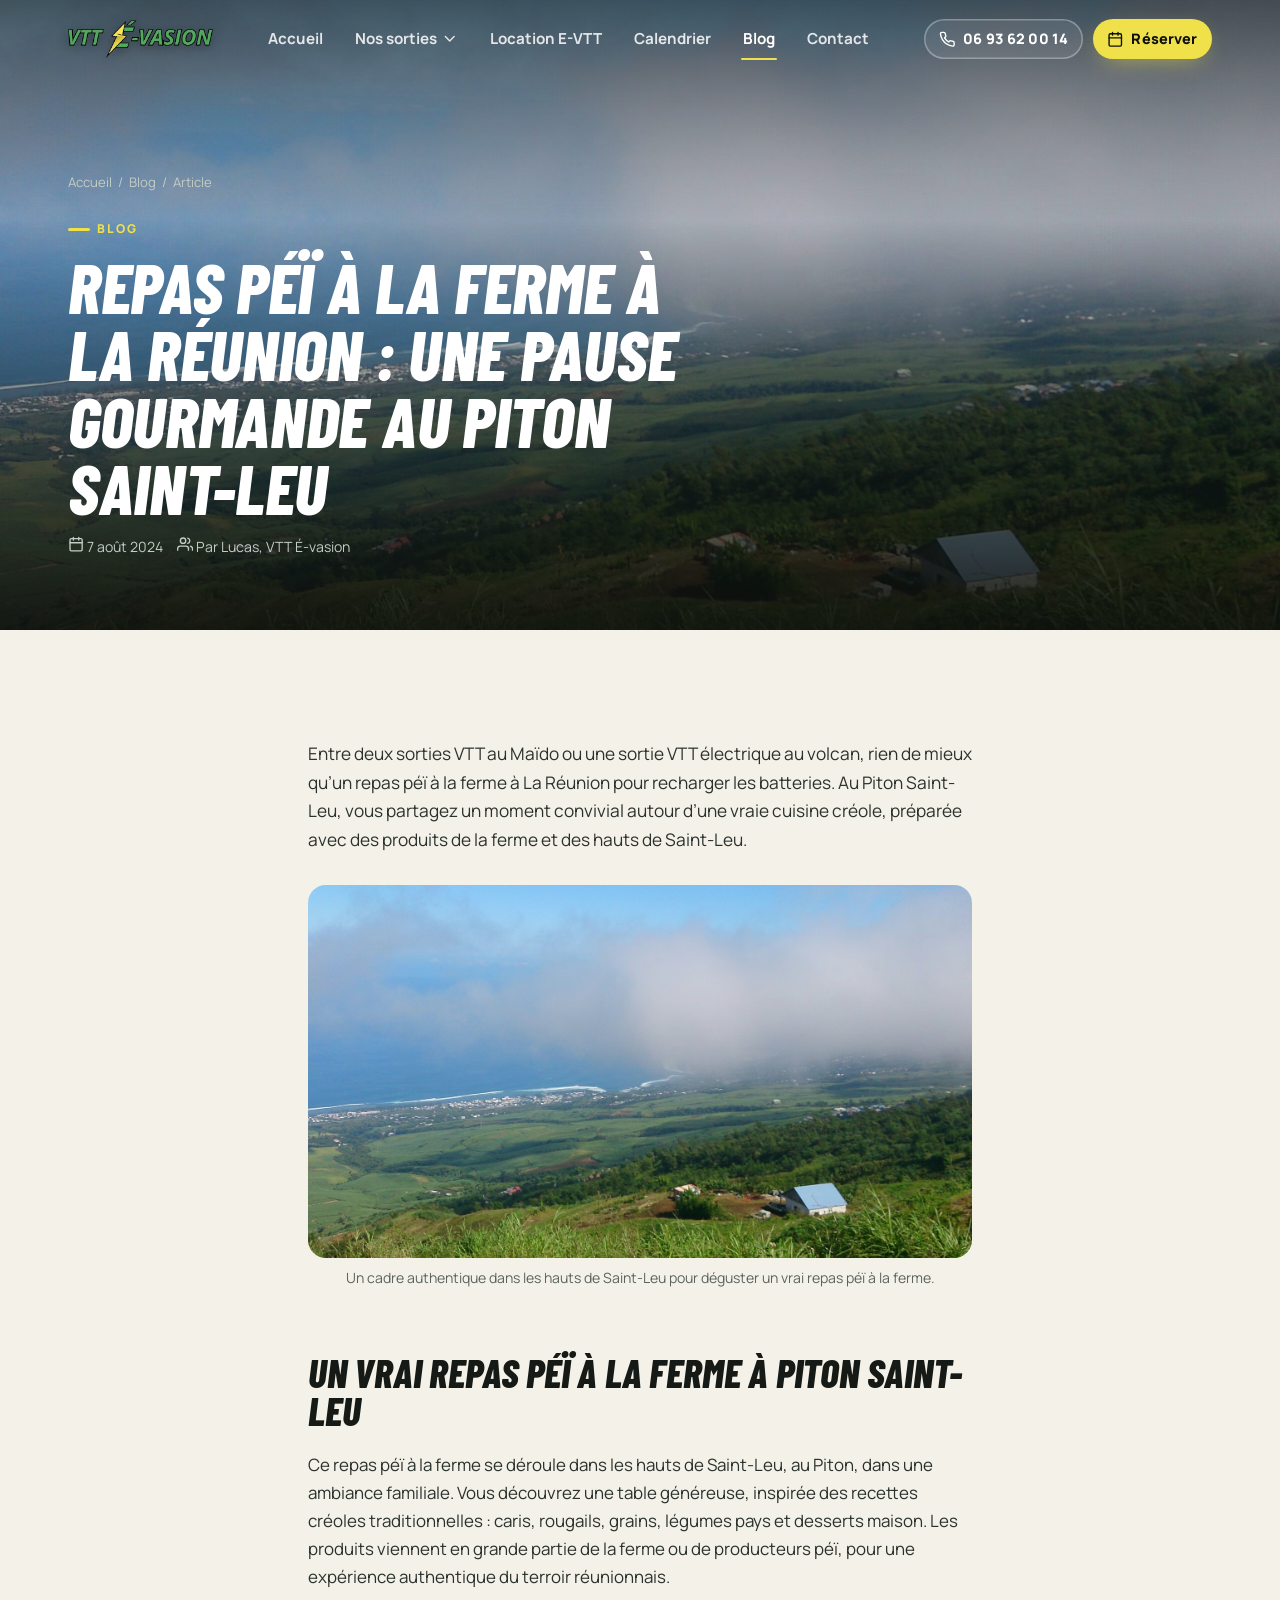
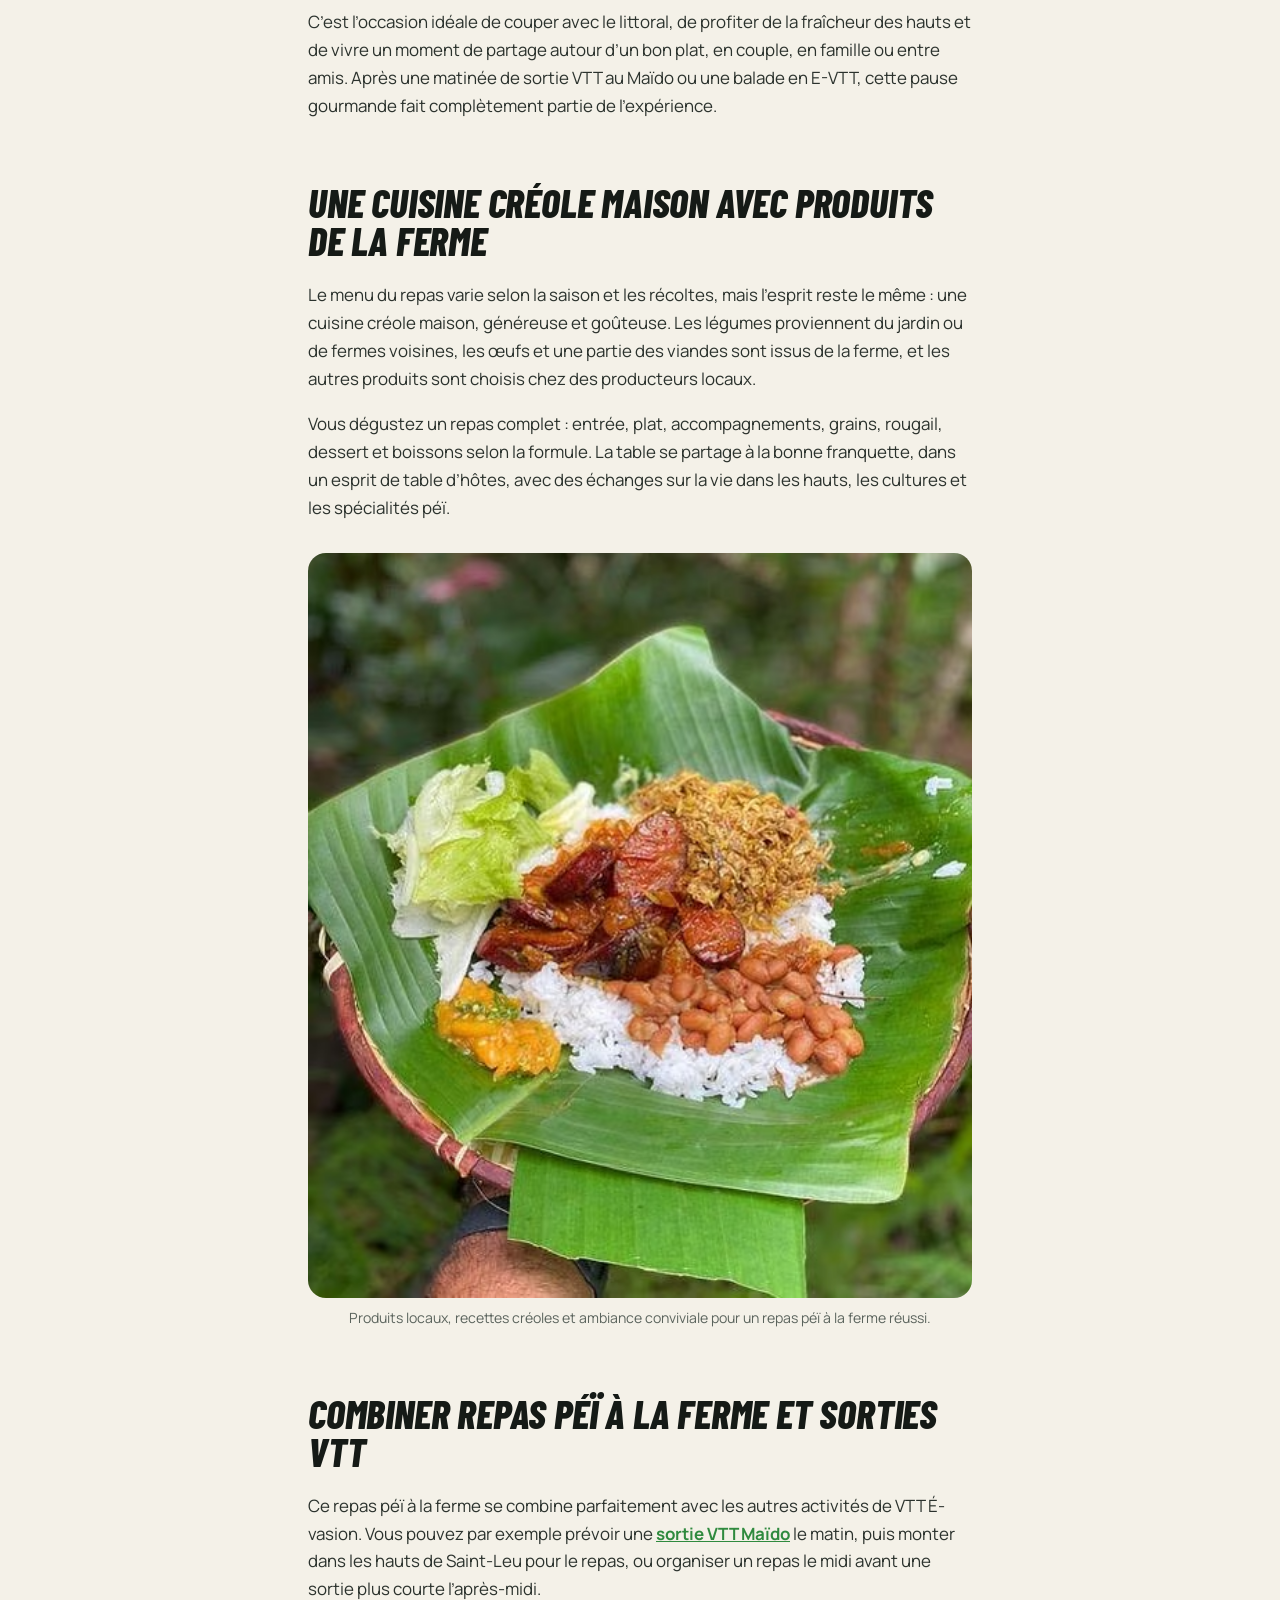
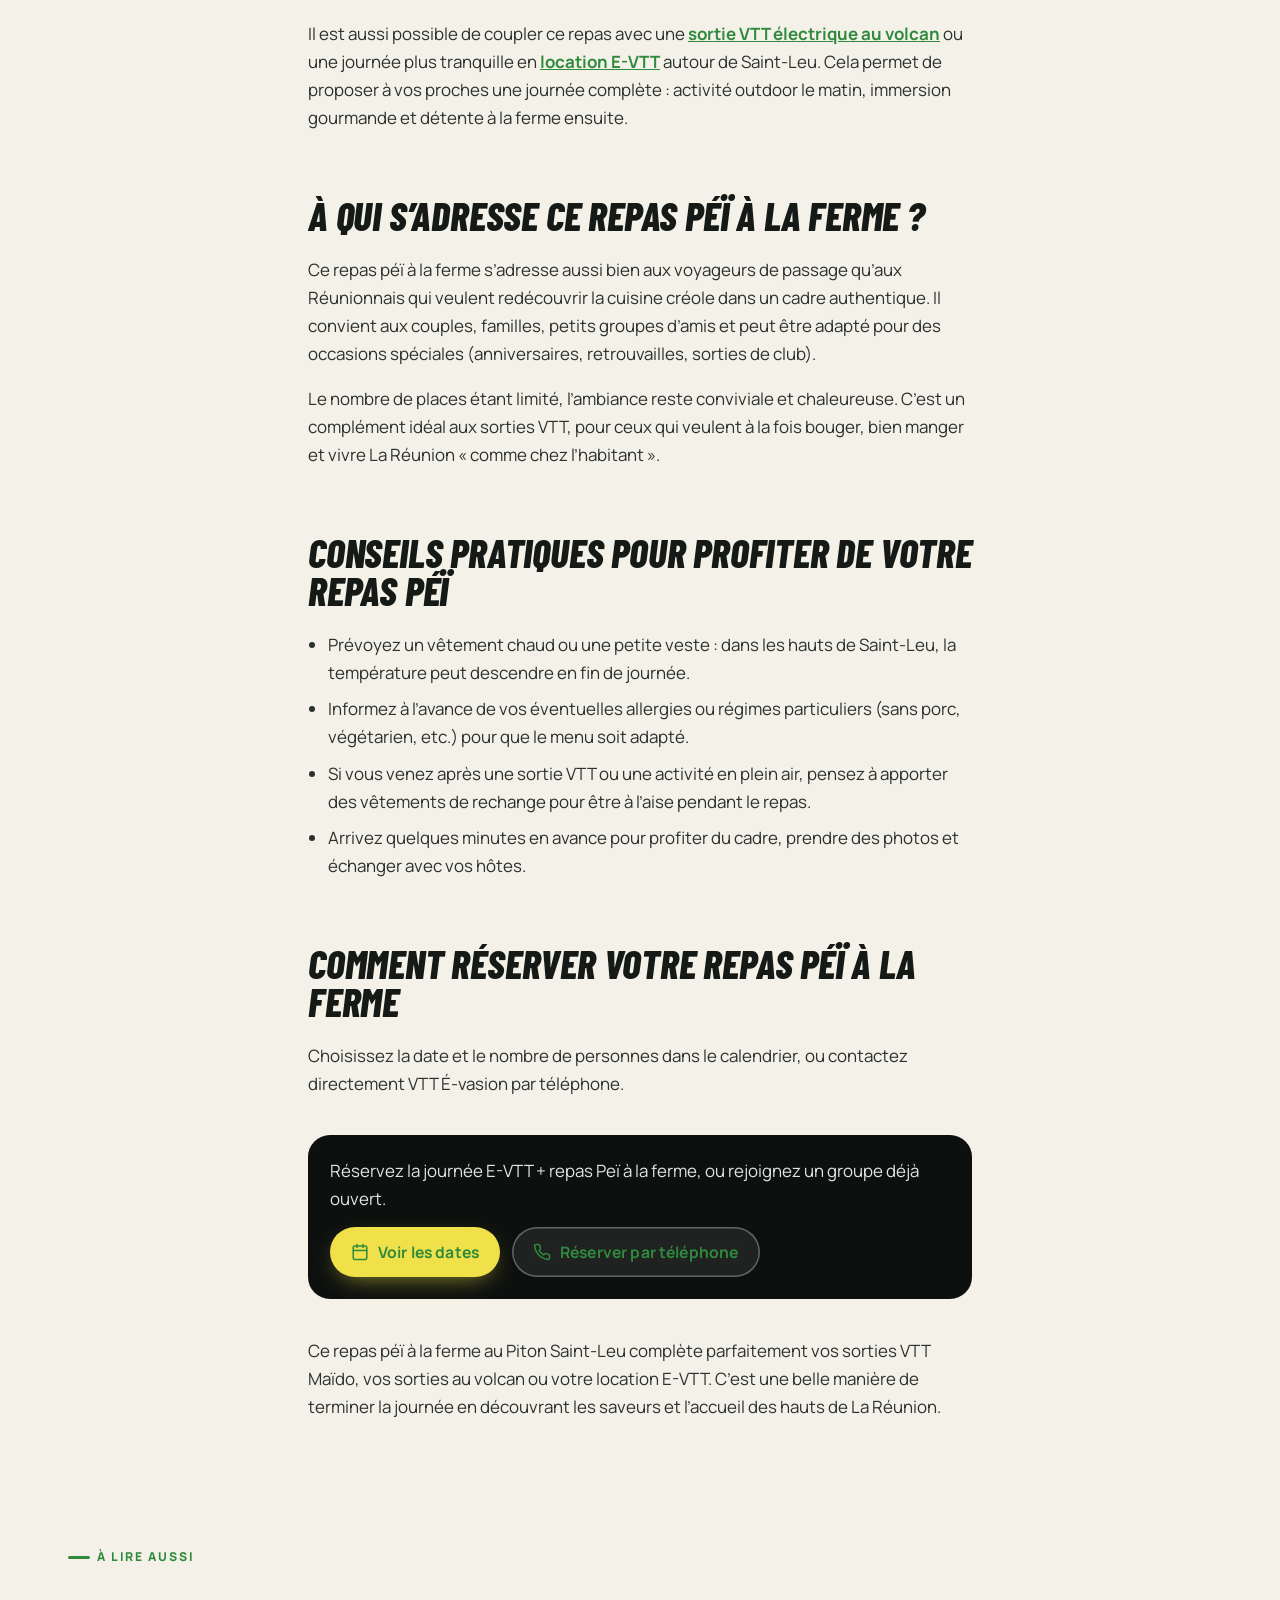
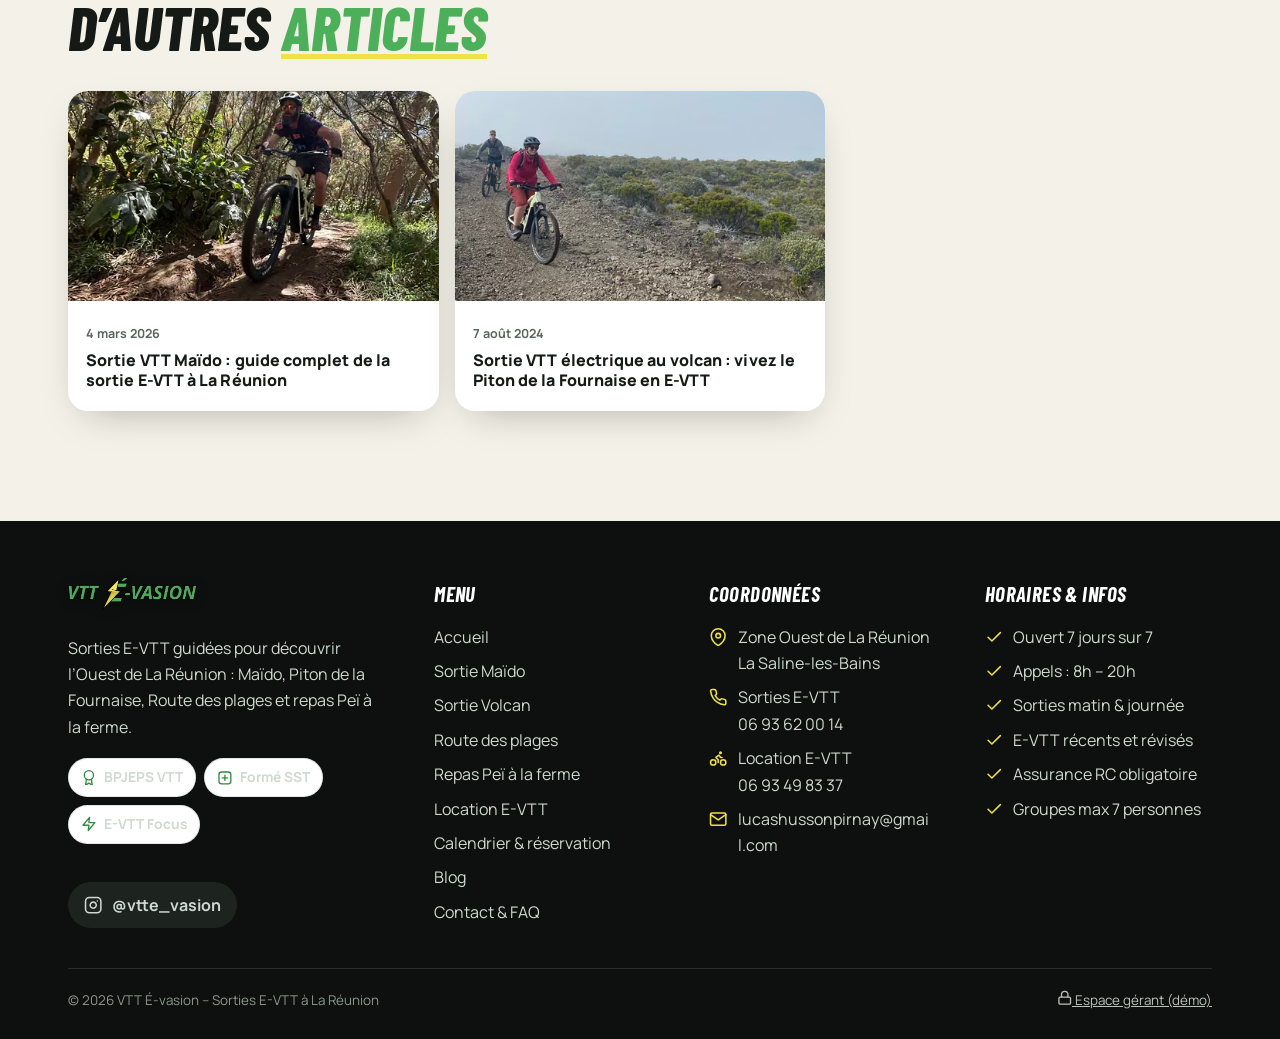
<file: blog-repas-pei-ferme-piton-saint-leu.html>
<!doctype html>
<html lang="fr">
<head>
<meta charset="utf-8">
<meta name="viewport" content="width=device-width, initial-scale=1, viewport-fit=cover">
<title>Repas péï à la ferme à La Réunion : une pause gourmande au Piton Saint-Leu | VTT É-vasion</title>
<meta name="description" content="Entre deux sorties VTT, découvrez la gastronomie créole authentique dans les hauts de Saint-Leu : un vrai repas péï à la ferme.">
<meta name="theme-color" content="#0d100e">
<link rel="icon" type="image/png" href="assets/img/favicon.png">
<link rel="apple-touch-icon" href="assets/img/icon-180.png">
<meta property="og:type" content="website">
<meta property="og:locale" content="fr_FR">
<meta property="og:site_name" content="VTT É-vasion">
<meta property="og:title" content="Repas péï à la ferme à La Réunion : une pause gourmande au Piton Saint-Leu | VTT É-vasion">
<meta property="og:description" content="Entre deux sorties VTT, découvrez la gastronomie créole authentique dans les hauts de Saint-Leu : un vrai repas péï à la ferme.">
<meta property="og:image" content="assets/img/og-image.jpg">
<link rel="preconnect" href="https://fonts.googleapis.com">
<link rel="preconnect" href="https://fonts.gstatic.com" crossorigin>
<link href="https://fonts.googleapis.com/css2?family=Barlow+Condensed:ital,wght@0,700;1,700;1,800&family=Manrope:wght@400;500;600;700;800&display=swap" rel="stylesheet">
<link rel="stylesheet" href="assets/css/style.css?v=8a3c900a">
<script>(function(d){var r=matchMedia('(prefers-reduced-motion: reduce)').matches;if(!r){d.classList.add('js-motion');setTimeout(function(){if(!window.__motion)d.classList.remove('js-motion')},3000)}try{if(!r&&!sessionStorage.getItem('ve-intro')){d.classList.add('has-loader');setTimeout(function(){d.classList.remove('has-loader')},6000)}}catch(e){}})(document.documentElement)</script><link rel="preload" as="image" type="image/avif" href="assets/img/ferme-saint-leu-vue-m.avif" media="(max-width: 767px) and (orientation: portrait)" fetchpriority="high">
<link rel="preload" as="image" type="image/avif" imagesrcset="assets/img/ferme-saint-leu-vue-480.avif 480w, assets/img/ferme-saint-leu-vue-720.avif 720w, assets/img/ferme-saint-leu-vue-960.avif 960w, assets/img/ferme-saint-leu-vue-1600.avif 1600w, assets/img/ferme-saint-leu-vue-2400.avif 2400w" imagesizes="100vw" media="(min-width: 768px), (orientation: landscape)" fetchpriority="high">

</head>
<body>
<a class="skip" href="#main">Aller au contenu</a>
<svg width="0" height="0" style="position:absolute" aria-hidden="true"><defs><symbol id="i-phone" viewBox="0 0 24 24"><path d="M22 16.92v3a2 2 0 0 1-2.18 2 19.79 19.79 0 0 1-8.63-3.07 19.5 19.5 0 0 1-6-6 19.79 19.79 0 0 1-3.07-8.67A2 2 0 0 1 4.11 2h3a2 2 0 0 1 2 1.72c.13.96.36 1.9.7 2.81a2 2 0 0 1-.45 2.11L8.09 9.91a16 16 0 0 0 6 6l1.27-1.27a2 2 0 0 1 2.11-.45c.91.34 1.85.57 2.81.7A2 2 0 0 1 22 16.92z"/></symbol><symbol id="i-cal" viewBox="0 0 24 24"><rect x="3" y="4" width="18" height="18" rx="2"/><path d="M16 2v4M8 2v4M3 10h18"/></symbol><symbol id="i-users" viewBox="0 0 24 24"><path d="M17 21v-2a4 4 0 0 0-4-4H5a4 4 0 0 0-4 4v2"/><circle cx="9" cy="7" r="4"/><path d="M23 21v-2a4 4 0 0 0-3-3.87M16 3.13a4 4 0 0 1 0 7.75"/></symbol><symbol id="i-user-plus" viewBox="0 0 24 24"><path d="M16 21v-2a4 4 0 0 0-4-4H5a4 4 0 0 0-4 4v2"/><circle cx="8.5" cy="7" r="4"/><path d="M20 8v6M23 11h-6"/></symbol><symbol id="i-clock" viewBox="0 0 24 24"><circle cx="12" cy="12" r="10"/><path d="M12 6v6l4 2"/></symbol><symbol id="i-euro" viewBox="0 0 24 24"><path d="M18.5 7.5A7 7 0 1 0 18.5 16.5M4 10.5h10M4 13.5h10"/></symbol><symbol id="i-mountain" viewBox="0 0 24 24"><path d="m8 3 4 8 5-5 5 15H2L8 3z"/></symbol><symbol id="i-bike" viewBox="0 0 24 24"><circle cx="5.5" cy="17.5" r="3.5"/><circle cx="18.5" cy="17.5" r="3.5"/><circle cx="15" cy="5" r="1"/><path d="M12 17.5V14l-3-3 4-3 2 3h2"/></symbol><symbol id="i-pin" viewBox="0 0 24 24"><path d="M21 10c0 7-9 13-9 13s-9-6-9-13a9 9 0 0 1 18 0z"/><circle cx="12" cy="10" r="3"/></symbol><symbol id="i-check" viewBox="0 0 24 24"><path d="M20 6 9 17l-5-5"/></symbol><symbol id="i-arrow" viewBox="0 0 24 24"><path d="M5 12h14M12 5l7 7-7 7"/></symbol><symbol id="i-menu" viewBox="0 0 24 24"><path d="M3 7h18M3 12h18M3 17h12"/></symbol><symbol id="i-x" viewBox="0 0 24 24"><path d="M18 6 6 18M6 6l12 12"/></symbol><symbol id="i-insta" viewBox="0 0 24 24"><rect x="2" y="2" width="20" height="20" rx="5"/><path d="M16 11.37A4 4 0 1 1 12.63 8 4 4 0 0 1 16 11.37zM17.5 6.5h.01"/></symbol><symbol id="i-mail" viewBox="0 0 24 24"><path d="M4 4h16c1.1 0 2 .9 2 2v12c0 1.1-.9 2-2 2H4c-1.1 0-2-.9-2-2V6c0-1.1.9-2 2-2z"/><path d="m22 6-10 7L2 6"/></symbol><symbol id="i-bolt" viewBox="0 0 24 24"><path d="M13 2 3 14h9l-1 8 10-12h-9l1-8z"/></symbol><symbol id="i-shield" viewBox="0 0 24 24"><path d="M12 22s8-4 8-10V5l-8-3-8 3v7c0 6 8 10 8 10z"/></symbol><symbol id="i-bag" viewBox="0 0 24 24"><path d="M4 10a4 4 0 0 1 4-4h8a4 4 0 0 1 4 4v10a2 2 0 0 1-2 2H6a2 2 0 0 1-2-2z"/><path d="M8 10h8M8 15h8M9 6V4a1 1 0 0 1 1-1h4a1 1 0 0 1 1 1v2"/></symbol><symbol id="i-star" viewBox="0 0 24 24"><path d="m12 2 3.09 6.26L22 9.27l-5 4.87 1.18 6.88L12 17.77l-6.18 3.25L7 14.14 2 9.27l6.91-1.01L12 2z"/></symbol><symbol id="i-chev-down" viewBox="0 0 24 24"><path d="m6 9 6 6 6-6"/></symbol><symbol id="i-chev-left" viewBox="0 0 24 24"><path d="m15 18-6-6 6-6"/></symbol><symbol id="i-chev-right" viewBox="0 0 24 24"><path d="m9 18 6-6-6-6"/></symbol><symbol id="i-info" viewBox="0 0 24 24"><circle cx="12" cy="12" r="10"/><path d="M12 16v-4M12 8h.01"/></symbol><symbol id="i-share" viewBox="0 0 24 24"><circle cx="18" cy="5" r="3"/><circle cx="6" cy="12" r="3"/><circle cx="18" cy="19" r="3"/><path d="m8.59 13.51 6.83 3.98M15.41 6.51l-6.82 3.98"/></symbol><symbol id="i-sun" viewBox="0 0 24 24"><circle cx="12" cy="12" r="4"/><path d="M12 2v2M12 20v2M4.93 4.93l1.41 1.41M17.66 17.66l1.41 1.41M2 12h2M20 12h2M6.34 17.66l-1.41 1.41M19.07 4.93l-1.41 1.41"/></symbol><symbol id="i-sunrise" viewBox="0 0 24 24"><path d="M17 18a5 5 0 0 0-10 0M12 2v7M4.22 10.22l1.42 1.42M1 18h2M21 18h2M18.36 11.64l1.42-1.42M23 22H1M8 6l4-4 4 4"/></symbol><symbol id="i-flame" viewBox="0 0 24 24"><path d="M8.5 14.5A2.5 2.5 0 0 0 11 12c0-1.38-.5-2-1-3-1.07-2.14-.22-4.05 2-6 .5 2.5 2 4.9 4 6.5 2 1.6 3 3.5 3 5.5a7 7 0 1 1-14 0c0-1.15.43-2.29 1-3a2.5 2.5 0 0 0 2.5 2.5z"/></symbol><symbol id="i-leaf" viewBox="0 0 24 24"><path d="M11 20A7 7 0 0 1 9.8 6.1C15.5 5 17 4.48 19 2c1 2 2 4.18 2 8 0 5.5-4.78 10-10 10z"/><path d="M2 21c0-3 1.85-5.36 5.08-6C9.5 14.52 12 13 13 12"/></symbol><symbol id="i-map" viewBox="0 0 24 24"><path d="m1 6 7-4 8 4 7-4v16l-7 4-8-4-7 4z"/><path d="M8 2v16M16 6v16"/></symbol><symbol id="i-wave" viewBox="0 0 24 24"><path d="M2 7c.6.5 1.2 1 2.5 1 2.5 0 2.5-2 5-2 2.6 0 2.4 2 5 2 2.5 0 2.5-2 5-2 1.3 0 1.9.5 2.5 1M2 13c.6.5 1.2 1 2.5 1 2.5 0 2.5-2 5-2 2.6 0 2.4 2 5 2 2.5 0 2.5-2 5-2 1.3 0 1.9.5 2.5 1M2 19c.6.5 1.2 1 2.5 1 2.5 0 2.5-2 5-2 2.6 0 2.4 2 5 2 2.5 0 2.5-2 5-2 1.3 0 1.9.5 2.5 1"/></symbol><symbol id="i-plus" viewBox="0 0 24 24"><path d="M12 5v14M5 12h14"/></symbol><symbol id="i-minus" viewBox="0 0 24 24"><path d="M5 12h14"/></symbol><symbol id="i-bell" viewBox="0 0 24 24"><path d="M18 8A6 6 0 0 0 6 8c0 7-3 9-3 9h18s-3-2-3-9M13.73 21a2 2 0 0 1-3.46 0"/></symbol><symbol id="i-sliders" viewBox="0 0 24 24"><path d="M4 21v-7M4 10V3M12 21v-9M12 8V3M20 21v-5M20 12V3M1 14h6M9 8h6M17 16h6"/></symbol><symbol id="i-list" viewBox="0 0 24 24"><path d="M8 6h13M8 12h13M8 18h13M3 6h.01M3 12h.01M3 18h.01"/></symbol><symbol id="i-alert" viewBox="0 0 24 24"><path d="M10.29 3.86 1.82 18a2 2 0 0 0 1.71 3h16.94a2 2 0 0 0 1.71-3L13.71 3.86a2 2 0 0 0-3.42 0z"/><path d="M12 9v4M12 17h.01"/></symbol><symbol id="i-msg" viewBox="0 0 24 24"><path d="M21 15a2 2 0 0 1-2 2H7l-4 4V5a2 2 0 0 1 2-2h14a2 2 0 0 1 2 2z"/></symbol><symbol id="i-award" viewBox="0 0 24 24"><circle cx="12" cy="8" r="7"/><path d="M8.21 13.89 7 23l5-3 5 3-1.21-9.12"/></symbol><symbol id="i-cross" viewBox="0 0 24 24"><rect x="3" y="3" width="18" height="18" rx="4"/><path d="M12 8v8M8 12h8"/></symbol><symbol id="i-utensils" viewBox="0 0 24 24"><path d="M3 2v7c0 1.1.9 2 2 2h4a2 2 0 0 0 2-2V2M7 2v20M21 15V2a5 5 0 0 0-5 5v6c0 1.1.9 2 2 2h3zm0 0v7"/></symbol><symbol id="i-camera" viewBox="0 0 24 24"><path d="M23 19a2 2 0 0 1-2 2H3a2 2 0 0 1-2-2V8a2 2 0 0 1 2-2h4l2-3h6l2 3h4a2 2 0 0 1 2 2z"/><circle cx="12" cy="13" r="4"/></symbol><symbol id="i-home" viewBox="0 0 24 24"><path d="m3 9 9-7 9 7v11a2 2 0 0 1-2 2H5a2 2 0 0 1-2-2z"/><path d="M9 22V12h6v10"/></symbol><symbol id="i-lock" viewBox="0 0 24 24"><rect x="3" y="11" width="18" height="11" rx="2"/><path d="M7 11V7a5 5 0 0 1 10 0v4"/></symbol><symbol id="i-refresh" viewBox="0 0 24 24"><path d="M23 4v6h-6M1 20v-6h6"/><path d="M3.51 9a9 9 0 0 1 14.85-3.36L23 10M1 14l4.64 4.36A9 9 0 0 0 20.49 15"/></symbol><symbol id="i-copy" viewBox="0 0 24 24"><rect x="9" y="9" width="13" height="13" rx="2"/><path d="M5 15H4a2 2 0 0 1-2-2V4a2 2 0 0 1 2-2h9a2 2 0 0 1 2 2v1"/></symbol><symbol id="i-van" viewBox="0 0 24 24"><path d="M1 4h14v12H1zM15 8h4l4 4v4h-8z"/><circle cx="5.5" cy="18.5" r="2.5"/><circle cx="18.5" cy="18.5" r="2.5"/></symbol><symbol id="i-phonebox" viewBox="0 0 24 24"><rect x="5" y="2" width="14" height="20" rx="2"/><path d="M12 18h.01"/></symbol><symbol id="i-trash" viewBox="0 0 24 24"><path d="M3 6h18M19 6v14a2 2 0 0 1-2 2H7a2 2 0 0 1-2-2V6m3 0V4a2 2 0 0 1 2-2h4a2 2 0 0 1 2 2v2"/></symbol><symbol id="i-ext" viewBox="0 0 24 24"><path d="M18 13v6a2 2 0 0 1-2 2H5a2 2 0 0 1-2-2V8a2 2 0 0 1 2-2h6M15 3h6v6M10 14 21 3"/></symbol></defs></svg>
<div class="loader" aria-hidden="true" data-loader>
  <div class="ld-inner">
    <svg class="ld-bolt" viewBox="0 0 24 24"><path d="M13 2 3 14h9l-1 8 10-12h-9l1-8z"/></svg>
    <img class="ld-logo" src="assets/img/logo.webp" width="483" height="127" alt="">
    <div class="ld-track" data-loader-track><i></i><span class="ld-bike"><svg class="i"><use href="#i-bike"/></svg></span></div>
    <p class="ld-txt">L’île intense arrive…</p>
  </div>
</div>
<header class="site-header" data-header>
  <div class="container bar">
    <a class="brand" href="index.html" aria-label="VTT É-vasion, accueil"><img src="assets/img/logo.webp" width="483" height="127" alt="VTT É-vasion"></a>
    <nav class="nav-desktop" aria-label="Navigation principale">
      <a href="index.html">Accueil</a>
      <div class="has-sub">
        <button type="button" aria-haspopup="true">Nos sorties <svg class="i" aria-hidden="true"><use href="#i-chev-down"/></svg></button>
        <div class="sub"><a href="sortie-maido.html">Sortie Maïdo <small>95 €</small></a><a href="sortie-volcan.html">Sortie Volcan <small>110 €</small></a><a href="sortie-route-des-plages.html">Route des plages <small>39 €</small></a><a href="sortie-repas-pei.html">Repas Peï à la ferme <small>100 €</small></a></div>
      </div>
      <a href="location-e-vtt.html">Location E-VTT</a>
      <a href="reserver.html">Calendrier</a>
      <a href="blog.html" aria-current="page">Blog</a>
      <a href="contact.html">Contact</a>
    </nav>
    <div class="header-cta">
      <a class="btn btn-ghost btn-sm" href="tel:+262693620014"><svg class="i" aria-hidden="true"><use href="#i-phone"/></svg> 06 93 62 00 14</a>
      <a class="btn btn-volt btn-sm" href="reserver.html"><svg class="i" aria-hidden="true"><use href="#i-cal"/></svg> Réserver</a>
    </div>
    <button class="burger" type="button" aria-label="Ouvrir le menu" aria-expanded="false" aria-controls="menu" data-menu-open><svg class="i" aria-hidden="true"><use href="#i-menu"/></svg></button>
  </div>
</header>
<div class="menu" id="menu" role="dialog" aria-modal="true" aria-label="Menu" data-menu>
  <div class="bar">
    <a class="brand" href="index.html"><img src="assets/img/logo.webp" width="483" height="127" alt="VTT É-vasion"></a>
    <button class="burger" type="button" aria-label="Fermer le menu" data-menu-close><svg class="i" aria-hidden="true"><use href="#i-x"/></svg></button>
  </div>
  <nav aria-label="Menu mobile">
    <a href="index.html">Accueil</a>
    <a class="sub-link" href="sortie-maido.html">Sortie Maïdo <small>95 €</small></a>
    <a class="sub-link" href="sortie-volcan.html">Sortie Volcan <small>110 €</small></a>
    <a class="sub-link" href="sortie-route-des-plages.html">Route des plages <small>39 €</small></a>
    <a class="sub-link" href="sortie-repas-pei.html">Repas Peï à la ferme <small>100 €</small></a>
    <a href="location-e-vtt.html">Location E-VTT <small>dès 59 €</small></a>
    <a href="reserver.html">Calendrier <small>réserver</small></a>
    <a href="blog.html">Blog</a>
    <a href="contact.html">Contact</a>
  </nav>
  <div class="menu-foot">
    <a class="btn btn-volt" href="reserver.html"><svg class="i" aria-hidden="true"><use href="#i-cal"/></svg> Réserver une sortie</a>
    <a class="btn btn-ghost" href="tel:+262693620014"><svg class="i" aria-hidden="true"><use href="#i-phone"/></svg> Sorties · 06 93 62 00 14</a>
    <a class="btn btn-ghost" href="tel:+262693498337"><svg class="i" aria-hidden="true"><use href="#i-bike"/></svg> Location · 06 93 49 83 37</a>
  </div>
</div>
<main id="main">

<section class="page-hero has-img" style="min-height:70svh">
  <picture><source media="(max-width: 767px) and (orientation: portrait)" type="image/avif" srcset="assets/img/ferme-saint-leu-vue-m.avif"><source media="(max-width: 767px) and (orientation: portrait)" srcset="assets/img/ferme-saint-leu-vue-m.webp"><source type="image/avif" srcset="assets/img/ferme-saint-leu-vue-480.avif 480w, assets/img/ferme-saint-leu-vue-720.avif 720w, assets/img/ferme-saint-leu-vue-960.avif 960w, assets/img/ferme-saint-leu-vue-1600.avif 1600w, assets/img/ferme-saint-leu-vue-2400.avif 2400w" sizes="100vw"><img src="assets/img/ferme-saint-leu-vue-960.webp" srcset="assets/img/ferme-saint-leu-vue-480.webp 480w, assets/img/ferme-saint-leu-vue-720.webp 720w, assets/img/ferme-saint-leu-vue-960.webp 960w, assets/img/ferme-saint-leu-vue-1600.webp 1600w, assets/img/ferme-saint-leu-vue-2400.webp 2400w" sizes="100vw" width="2560" height="1439" alt="Vue depuis les hauts de Saint-Leu, La Réunion" fetchpriority="high" class="ph-img" style="background-image:url([data-uri])"></picture>
  <div class="container inner">
    <nav class="crumbs" aria-label="Fil d’Ariane"><a href="index.html">Accueil</a> / <a href="blog.html">Blog</a> / <span>Article</span></nav>
    <span class="eyebrow">Blog</span>
    <h1 style="font-size:clamp(2.2rem,8vw,4.4rem);max-width:20ch">Repas péï à la ferme à La Réunion : une pause gourmande au Piton Saint-Leu</h1>
    <div class="post-meta"><span><svg class="i" aria-hidden="true"><use href="#i-cal"/></svg> <time datetime="2024-08-07">7 août 2024</time></span><span><svg class="i" aria-hidden="true"><use href="#i-users"/></svg> Par Lucas, VTT É-vasion</span></div>
  </div>
</section>
<section class="section">
  <article class="container prose">
    
<p class="lead">Entre deux sorties VTT au Maïdo ou une sortie VTT électrique au volcan, rien de mieux qu’un repas péï à la ferme à La Réunion pour recharger les batteries. Au Piton Saint-Leu, vous partagez un moment convivial autour d’une vraie cuisine créole, préparée avec des produits de la ferme et des hauts de Saint-Leu.</p>
<figure><picture><source type="image/avif" srcset="assets/img/ferme-saint-leu-vue-480.avif 480w, assets/img/ferme-saint-leu-vue-720.avif 720w, assets/img/ferme-saint-leu-vue-960.avif 960w, assets/img/ferme-saint-leu-vue-1600.avif 1600w, assets/img/ferme-saint-leu-vue-2400.avif 2400w" sizes="(min-width:760px) 720px, 100vw"><img src="assets/img/ferme-saint-leu-vue-960.webp" srcset="assets/img/ferme-saint-leu-vue-480.webp 480w, assets/img/ferme-saint-leu-vue-720.webp 720w, assets/img/ferme-saint-leu-vue-960.webp 960w, assets/img/ferme-saint-leu-vue-1600.webp 1600w, assets/img/ferme-saint-leu-vue-2400.webp 2400w" sizes="(min-width:760px) 720px, 100vw" width="2560" height="1439" alt="Repas péï à la ferme à Piton Saint-Leu, dans les hauts de Saint-Leu" loading="lazy" decoding="async" style="background-image:url([data-uri])"></picture><figcaption>Un cadre authentique dans les hauts de Saint-Leu pour déguster un vrai repas péï à la ferme.</figcaption></figure>
<h2>Un vrai repas péï à la ferme à Piton Saint-Leu</h2>
<p>Ce repas péï à la ferme se déroule dans les hauts de Saint-Leu, au Piton, dans une ambiance familiale. Vous découvrez une table généreuse, inspirée des recettes créoles traditionnelles : caris, rougails, grains, légumes pays et desserts maison. Les produits viennent en grande partie de la ferme ou de producteurs péï, pour une expérience authentique du terroir réunionnais.</p>
<p>C’est l’occasion idéale de couper avec le littoral, de profiter de la fraîcheur des hauts et de vivre un moment de partage autour d’un bon plat, en couple, en famille ou entre amis. Après une matinée de sortie VTT au Maïdo ou une balade en E-VTT, cette pause gourmande fait complètement partie de l’expérience.</p>
<h2>Une cuisine créole maison avec produits de la ferme</h2>
<p>Le menu du repas varie selon la saison et les récoltes, mais l’esprit reste le même : une cuisine créole maison, généreuse et goûteuse. Les légumes proviennent du jardin ou de fermes voisines, les œufs et une partie des viandes sont issus de la ferme, et les autres produits sont choisis chez des producteurs locaux.</p>
<p>Vous dégustez un repas complet : entrée, plat, accompagnements, grains, rougail, dessert et boissons selon la formule. La table se partage à la bonne franquette, dans un esprit de table d’hôtes, avec des échanges sur la vie dans les hauts, les cultures et les spécialités péï.</p>
<figure><picture><source type="image/avif" srcset="assets/img/repas-pei-feuille-480.avif 480w" sizes="480px"><img src="assets/img/repas-pei-feuille-480.webp" srcset="assets/img/repas-pei-feuille-480.webp 480w" sizes="480px" width="480" height="539" alt="Repas péï à la ferme avec produits locaux à La Réunion" loading="lazy" decoding="async" style="background-image:url([data-uri])"></picture><figcaption>Produits locaux, recettes créoles et ambiance conviviale pour un repas péï à la ferme réussi.</figcaption></figure>
<h2>Combiner repas péï à la ferme et sorties VTT</h2>
<p>Ce repas péï à la ferme se combine parfaitement avec les autres activités de VTT É-vasion. Vous pouvez par exemple prévoir une <a href="sortie-maido.html">sortie VTT Maïdo</a> le matin, puis monter dans les hauts de Saint-Leu pour le repas, ou organiser un repas le midi avant une sortie plus courte l’après-midi.</p>
<p>Il est aussi possible de coupler ce repas avec une <a href="sortie-volcan.html">sortie VTT électrique au volcan</a> ou une journée plus tranquille en <a href="location-e-vtt.html">location E-VTT</a> autour de Saint-Leu. Cela permet de proposer à vos proches une journée complète : activité outdoor le matin, immersion gourmande et détente à la ferme ensuite.</p>
<h2>À qui s’adresse ce repas péï à la ferme ?</h2>
<p>Ce repas péï à la ferme s’adresse aussi bien aux voyageurs de passage qu’aux Réunionnais qui veulent redécouvrir la cuisine créole dans un cadre authentique. Il convient aux couples, familles, petits groupes d’amis et peut être adapté pour des occasions spéciales (anniversaires, retrouvailles, sorties de club).</p>
<p>Le nombre de places étant limité, l’ambiance reste conviviale et chaleureuse. C’est un complément idéal aux sorties VTT, pour ceux qui veulent à la fois bouger, bien manger et vivre La Réunion « comme chez l’habitant ».</p>
<h2>Conseils pratiques pour profiter de votre repas péï</h2>
<ul>
  <li>Prévoyez un vêtement chaud ou une petite veste : dans les hauts de Saint-Leu, la température peut descendre en fin de journée.</li>
  <li>Informez à l’avance de vos éventuelles allergies ou régimes particuliers (sans porc, végétarien, etc.) pour que le menu soit adapté.</li>
  <li>Si vous venez après une sortie VTT ou une activité en plein air, pensez à apporter des vêtements de rechange pour être à l’aise pendant le repas.</li>
  <li>Arrivez quelques minutes en avance pour profiter du cadre, prendre des photos et échanger avec vos hôtes.</li>
</ul>
<h2>Comment réserver votre repas péï à la ferme</h2>
<p>Choisissez la date et le nombre de personnes dans le calendrier, ou contactez directement VTT É-vasion par téléphone.</p>
<div class="post-cta">
  <p>Réservez la journée E-VTT + repas Peï à la ferme, ou rejoignez un groupe déjà ouvert.</p>
  <div class="btn-row"><a class="btn btn-volt" href="reserver.html?sortie=repas"><svg class="i" aria-hidden="true"><use href="#i-cal"/></svg> Voir les dates</a><a class="btn btn-ghost" href="tel:+262693620014"><svg class="i" aria-hidden="true"><use href="#i-phone"/></svg> Réserver par téléphone</a></div>
</div>
<p>Ce repas péï à la ferme au Piton Saint-Leu complète parfaitement vos sorties VTT Maïdo, vos sorties au volcan ou votre location E-VTT. C’est une belle manière de terminer la journée en découvrant les saveurs et l’accueil des hauts de La Réunion.</p>
  </article>
</section>
<section class="section" style="padding-top:0">
  <div class="container">
    <div class="section-head"><span class="eyebrow">À lire aussi</span><h2>D’autres <span class="hl">articles</span></h2></div>
    <div class="posts"><a class="post-card reveal" href="blog-sortie-vtt-maido.html"><picture><source type="image/avif" srcset="assets/img/maido-sentier-480.avif 480w, assets/img/maido-sentier-720.avif 720w, assets/img/maido-sentier-960.avif 960w, assets/img/maido-sentier-1600.avif 1600w" sizes="(min-width:640px) 33vw, 110px"><img src="assets/img/maido-sentier-960.webp" srcset="assets/img/maido-sentier-480.webp 480w, assets/img/maido-sentier-720.webp 720w, assets/img/maido-sentier-960.webp 960w, assets/img/maido-sentier-1600.webp 1600w" sizes="(min-width:640px) 33vw, 110px" width="1920" height="2560" alt="Sortie VTT Maïdo : guide complet de la sortie E-VTT à La Réunion" loading="lazy" decoding="async" style="background-image:url([data-uri])"></picture><div><time datetime="2026-03-04">4 mars 2026</time><h3>Sortie VTT Maïdo : guide complet de la sortie E-VTT à La Réunion</h3></div></a><a class="post-card reveal" href="blog-sortie-vtt-electrique-volcan.html"><picture><source type="image/avif" srcset="assets/img/volcan-groupe-480.avif 480w, assets/img/volcan-groupe-720.avif 720w, assets/img/volcan-groupe-960.avif 960w, assets/img/volcan-groupe-1600.avif 1600w" sizes="(min-width:640px) 33vw, 110px"><img src="assets/img/volcan-groupe-960.webp" srcset="assets/img/volcan-groupe-480.webp 480w, assets/img/volcan-groupe-720.webp 720w, assets/img/volcan-groupe-960.webp 960w, assets/img/volcan-groupe-1600.webp 1600w" sizes="(min-width:640px) 33vw, 110px" width="1920" height="2560" alt="Sortie VTT électrique au volcan : vivez le Piton de la Fournaise en E-VTT" loading="lazy" decoding="async" style="background-image:url([data-uri])"></picture><div><time datetime="2024-08-07">7 août 2024</time><h3>Sortie VTT électrique au volcan : vivez le Piton de la Fournaise en E-VTT</h3></div></a></div>
  </div>
</section>

</main>
<footer class="site-footer">
  <div class="container">
    <div class="foot-grid">
      <div>
        <a class="brand" href="index.html"><img src="assets/img/logo.webp" width="483" height="127" alt="VTT É-vasion" loading="lazy"></a>
        <p style="margin-top:16px">Sorties E-VTT guidées pour découvrir l’Ouest de La Réunion : Maïdo, Piton de la Fournaise, Route des plages et repas Peï à la ferme.</p>
        <div class="chips"><span class="chip"><svg class="i" aria-hidden="true"><use href="#i-award"/></svg> BPJEPS VTT</span><span class="chip"><svg class="i" aria-hidden="true"><use href="#i-cross"/></svg> Formé SST</span><span class="chip"><svg class="i" aria-hidden="true"><use href="#i-bolt"/></svg> E-VTT Focus</span></div>
        <a class="social" href="https://www.instagram.com/vtte_vasion/" target="_blank" rel="noopener"><svg class="i" aria-hidden="true"><use href="#i-insta"/></svg> @vtte_vasion</a>
      </div>
      <div>
        <h4>Menu</h4>
        <ul class="foot-list">
          <li><a href="index.html">Accueil</a></li>
          <li><a href="sortie-maido.html">Sortie Maïdo</a></li><li><a href="sortie-volcan.html">Sortie Volcan</a></li><li><a href="sortie-route-des-plages.html">Route des plages</a></li><li><a href="sortie-repas-pei.html">Repas Peï à la ferme</a></li>
          <li><a href="location-e-vtt.html">Location E-VTT</a></li>
          <li><a href="reserver.html">Calendrier & réservation</a></li>
          <li><a href="blog.html">Blog</a></li>
          <li><a href="contact.html">Contact & FAQ</a></li>
        </ul>
      </div>
      <div>
        <h4>Coordonnées</h4>
        <ul class="foot-list">
          <li><svg class="i" aria-hidden="true"><use href="#i-pin"/></svg><span>Zone Ouest de La Réunion<br>La Saline-les-Bains</span></li>
          <li><svg class="i" aria-hidden="true"><use href="#i-phone"/></svg><span>Sorties E-VTT<br><a href="tel:+262693620014">06 93 62 00 14</a></span></li>
          <li><svg class="i" aria-hidden="true"><use href="#i-bike"/></svg><span>Location E-VTT<br><a href="tel:+262693498337">06 93 49 83 37</a></span></li>
          <li><svg class="i" aria-hidden="true"><use href="#i-mail"/></svg><a href="mailto:lucashussonpirnay@gmail.com" style="word-break:break-all">lucashussonpirnay@gmail.com</a></li>
        </ul>
      </div>
      <div>
        <h4>Horaires & infos</h4>
        <ul class="foot-list">
          <li><svg class="i" aria-hidden="true"><use href="#i-check"/></svg>Ouvert 7 jours sur 7</li>
          <li><svg class="i" aria-hidden="true"><use href="#i-check"/></svg>Appels : 8h – 20h</li>
          <li><svg class="i" aria-hidden="true"><use href="#i-check"/></svg>Sorties matin & journée</li>
          <li><svg class="i" aria-hidden="true"><use href="#i-check"/></svg>E-VTT récents et révisés</li>
          <li><svg class="i" aria-hidden="true"><use href="#i-check"/></svg>Assurance RC obligatoire</li>
          <li><svg class="i" aria-hidden="true"><use href="#i-check"/></svg>Groupes max 7 personnes</li>
        </ul>
      </div>
    </div>
    <div class="foot-bottom">
      <span>© 2026 VTT É-vasion – Sorties E-VTT à La Réunion</span>
      <a href="gerant.html"><svg class="i" aria-hidden="true"><use href="#i-lock"/></svg> Espace gérant (démo)</a>
    </div>
  </div>
</footer>
<div class="mobile-bar">
  <a class="btn btn-ghost" href="tel:+262693620014"><svg class="i" aria-hidden="true"><use href="#i-phone"/></svg> Appeler</a>
  <a class="btn btn-volt" href="reserver.html"><svg class="i" aria-hidden="true"><use href="#i-cal"/></svg> Réserver</a>
</div>
<div class="lightbox" data-lightbox role="dialog" aria-modal="true" aria-label="Photo agrandie" hidden>
  <button class="lb-btn lb-close" type="button" data-lb-close aria-label="Fermer"><svg class="i" aria-hidden="true"><use href="#i-x"/></svg></button>
  <button class="lb-btn lb-prev" type="button" data-lb-prev aria-label="Photo précédente"><svg class="i" aria-hidden="true"><use href="#i-chev-left"/></svg></button>
  <figure><img alt=""><figcaption></figcaption></figure>
  <button class="lb-btn lb-next" type="button" data-lb-next aria-label="Photo suivante"><svg class="i" aria-hidden="true"><use href="#i-chev-right"/></svg></button>
</div>
<script src="assets/js/data.js?v=3d46b8d7"></script>
<script src="assets/js/store.js?v=19b1332c"></script>
<script src="assets/js/site.js?v=efa81a24"></script>
<script src="assets/js/motion.js?v=9841bde2"></script>

</body>
</html>
</file>
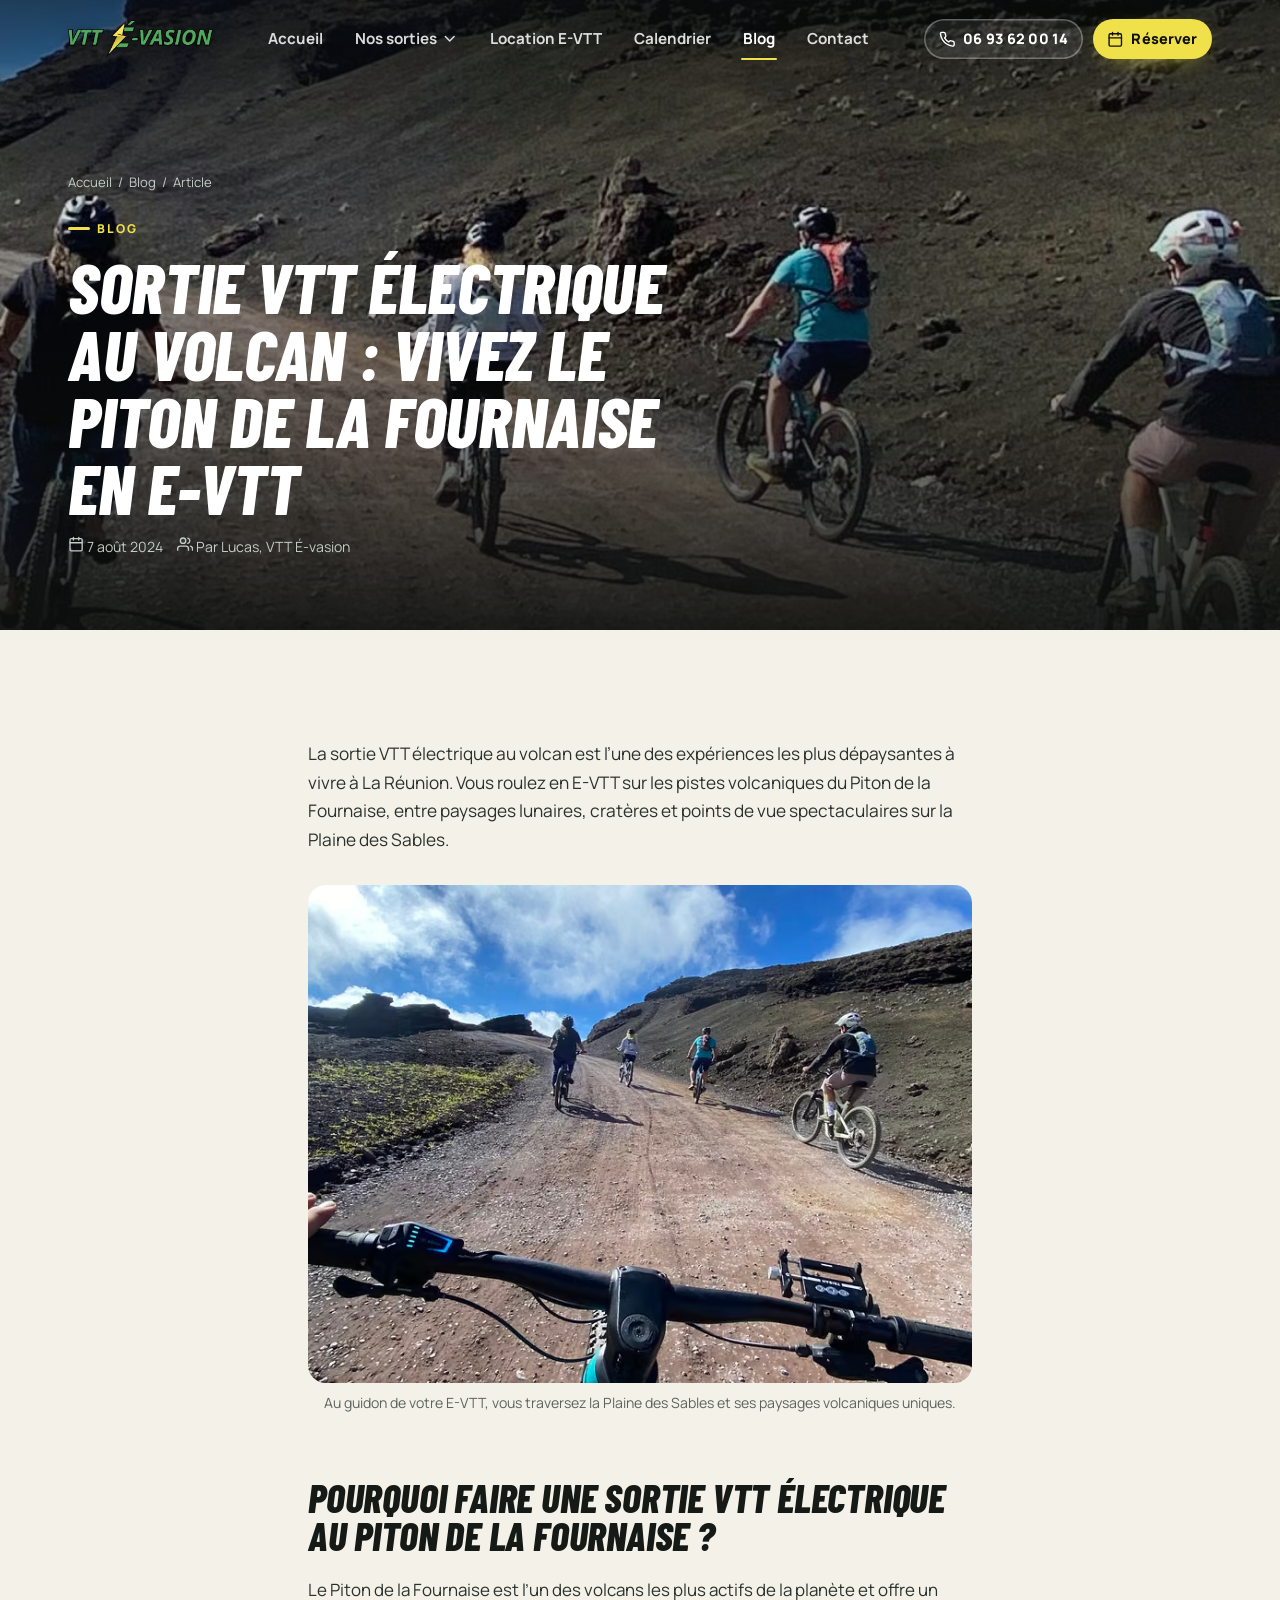
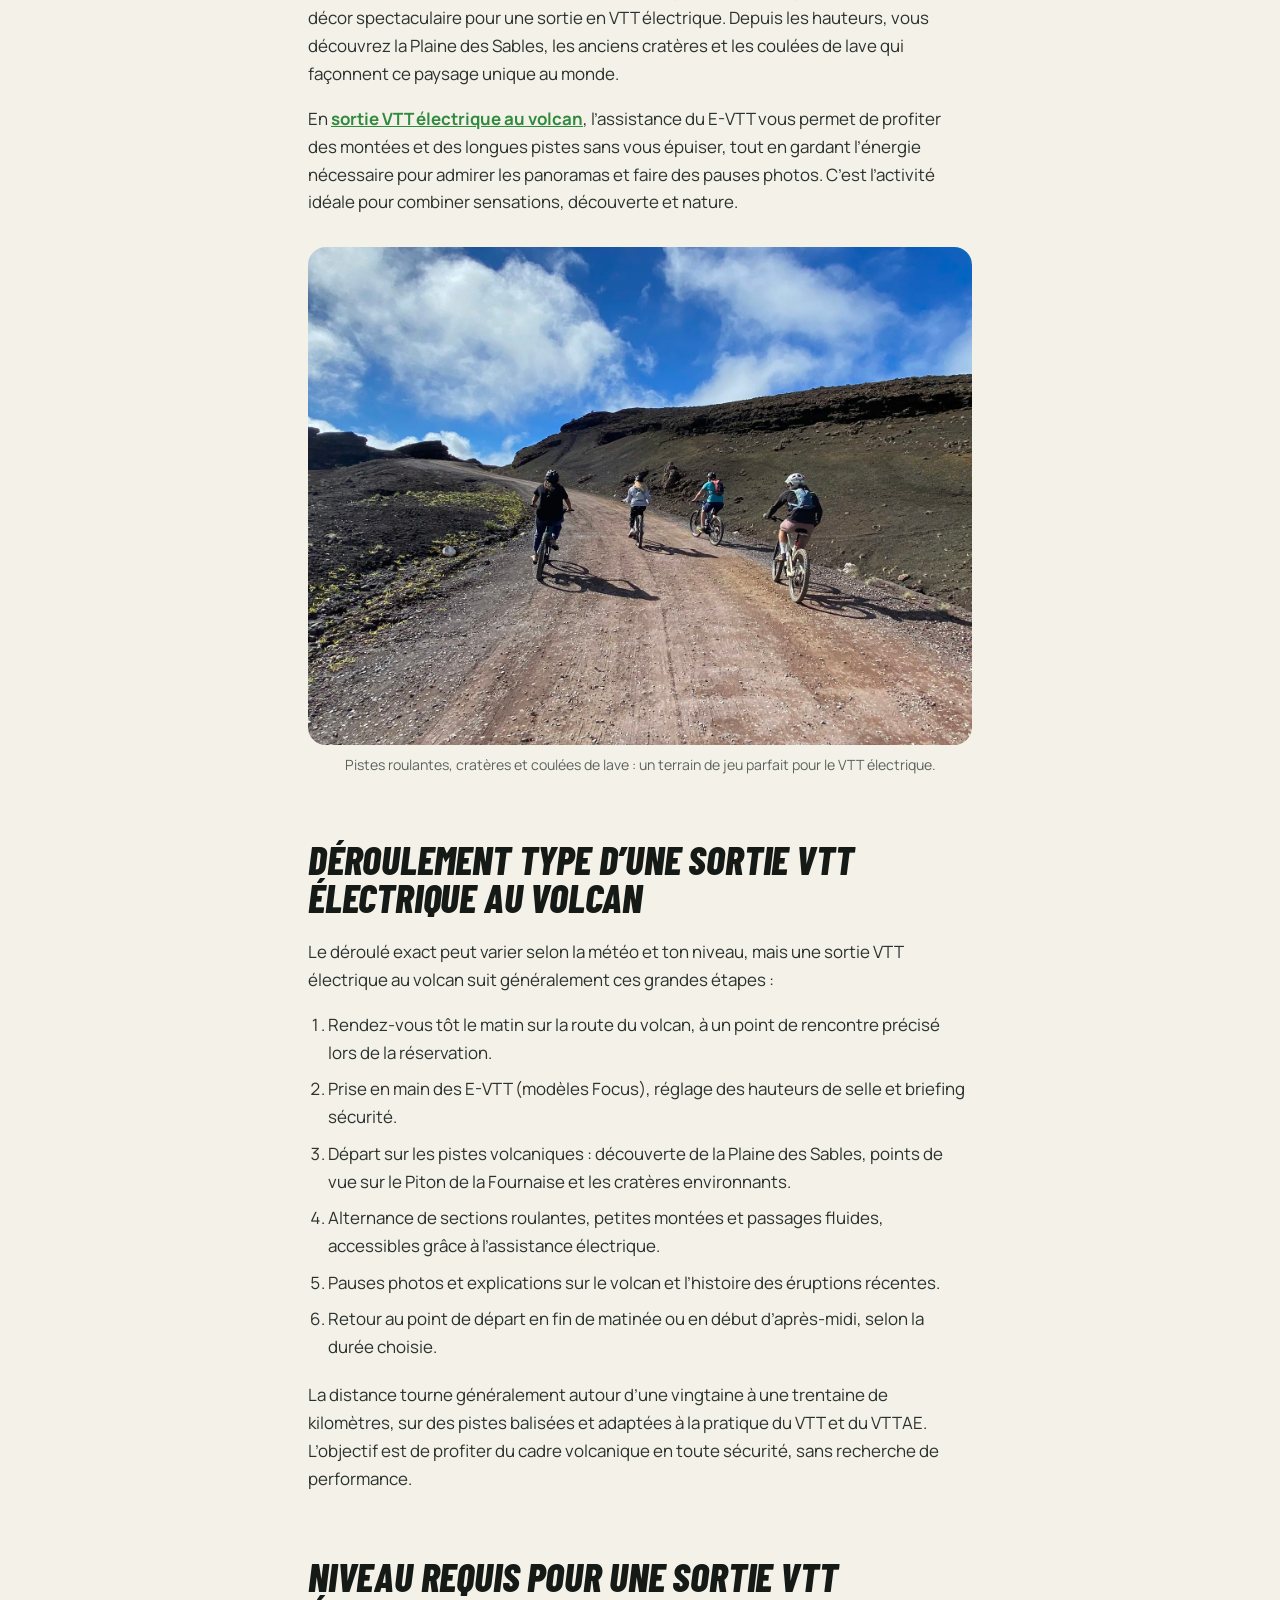
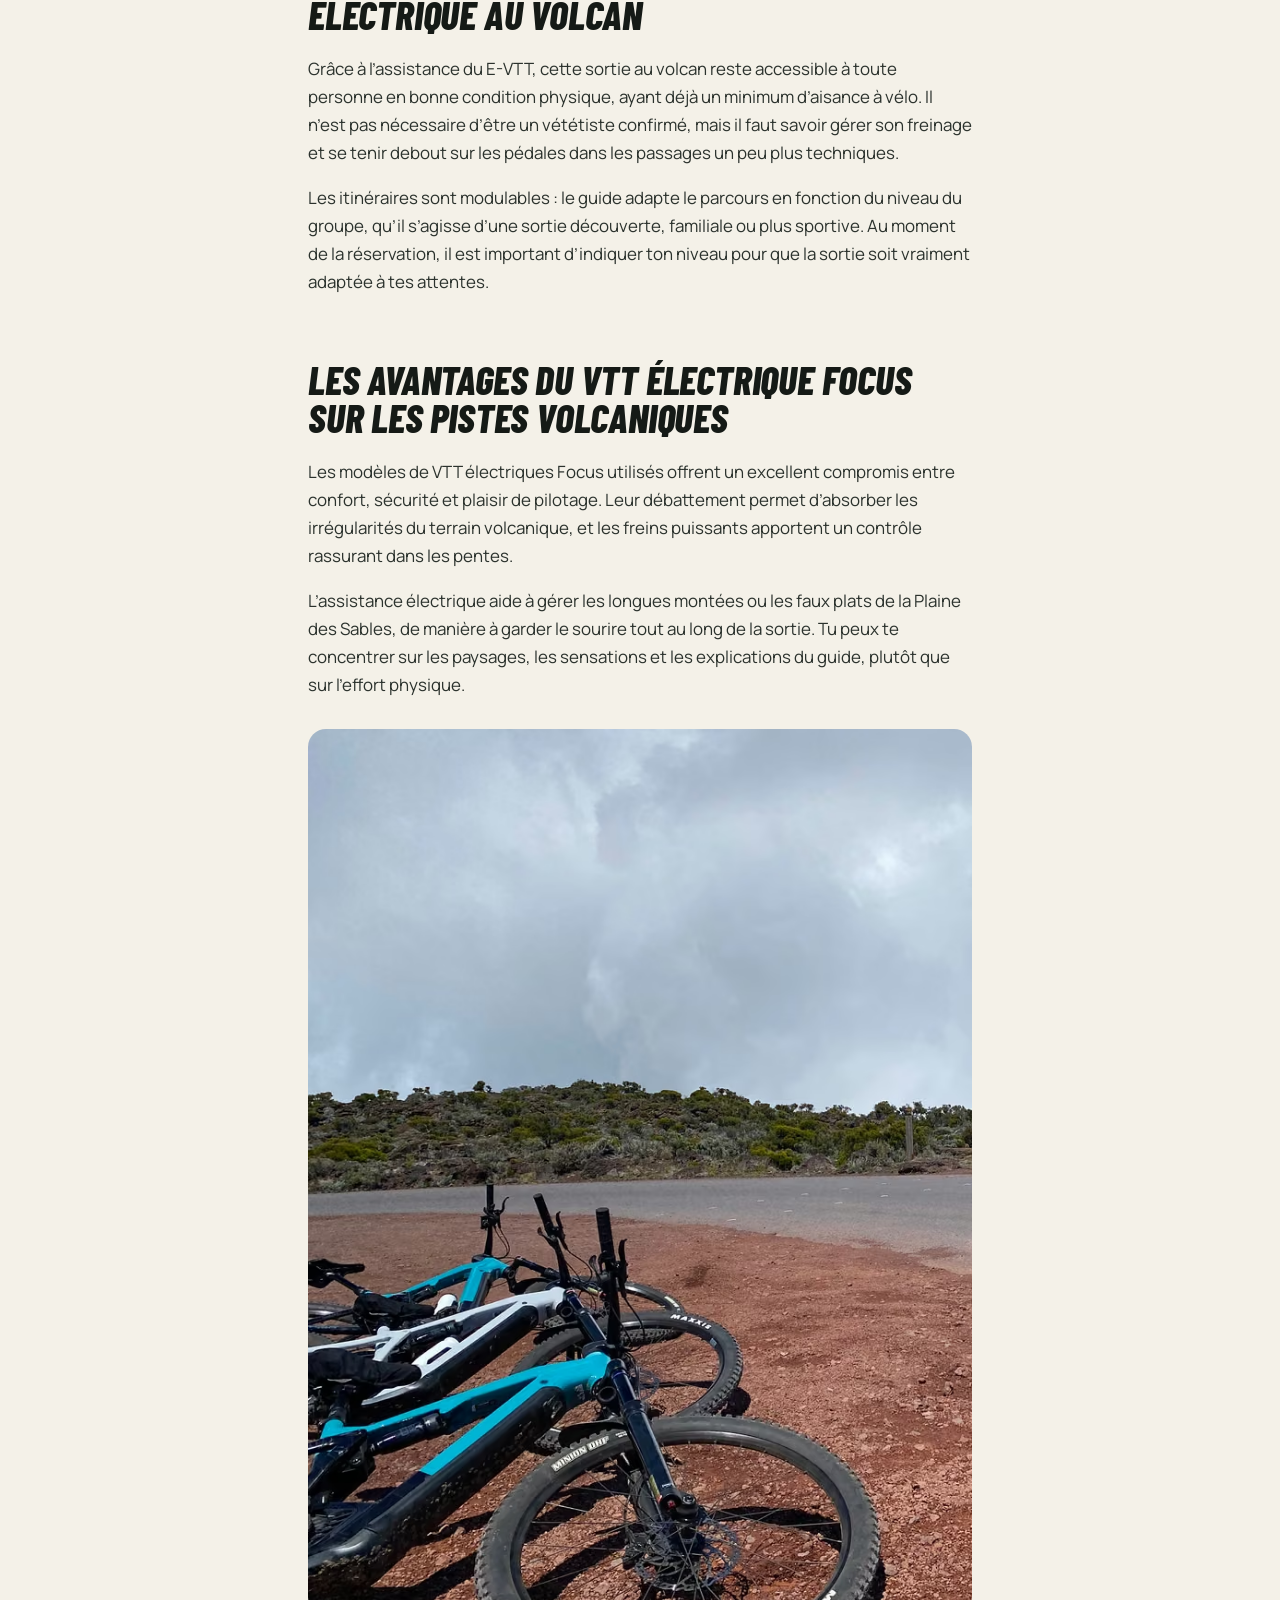
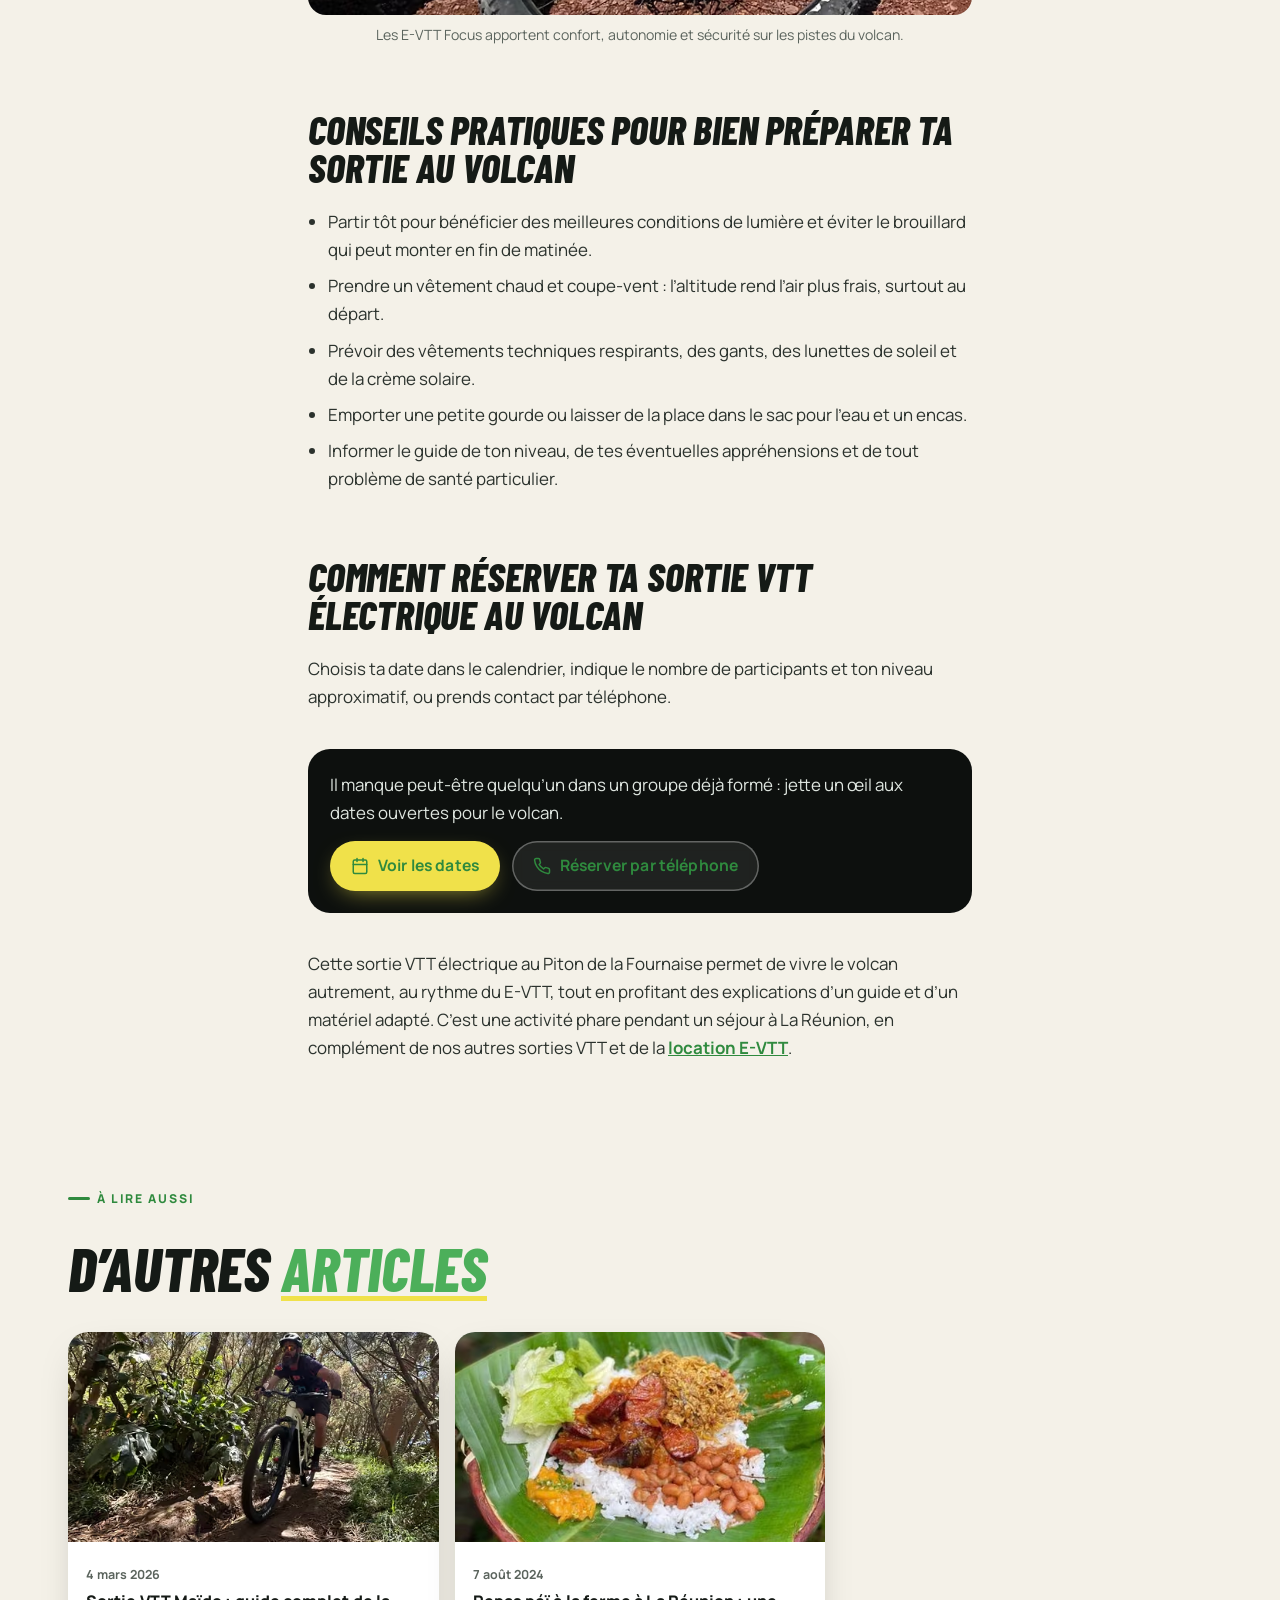
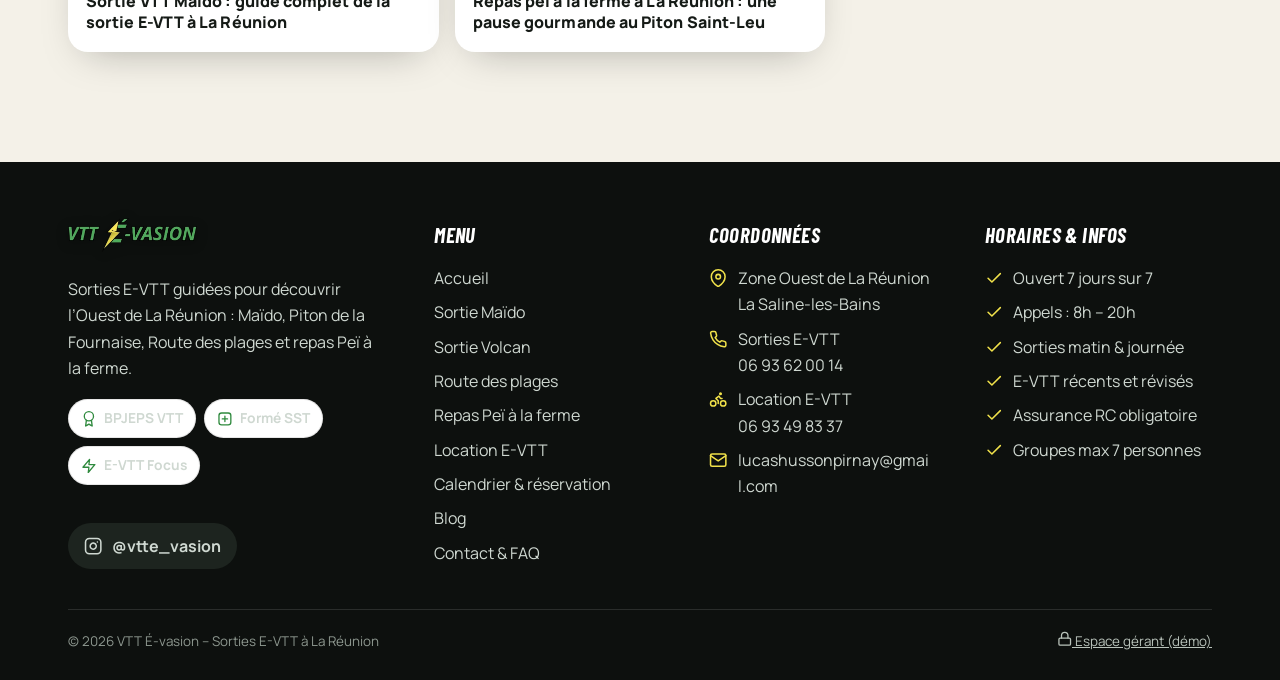
<file: blog-sortie-vtt-electrique-volcan.html>
<!doctype html>
<html lang="fr">
<head>
<meta charset="utf-8">
<meta name="viewport" content="width=device-width, initial-scale=1, viewport-fit=cover">
<title>Sortie VTT électrique au volcan : vivez le Piton de la Fournaise en E-VTT | VTT É-vasion</title>
<meta name="description" content="Roulez en E-VTT sur les pistes volcaniques du Piton de la Fournaise, entre paysages lunaires, cratères et points de vue sur la Plaine des Sables.">
<meta name="theme-color" content="#0d100e">
<link rel="icon" type="image/png" href="assets/img/favicon.png">
<link rel="apple-touch-icon" href="assets/img/icon-180.png">
<meta property="og:type" content="website">
<meta property="og:locale" content="fr_FR">
<meta property="og:site_name" content="VTT É-vasion">
<meta property="og:title" content="Sortie VTT électrique au volcan : vivez le Piton de la Fournaise en E-VTT | VTT É-vasion">
<meta property="og:description" content="Roulez en E-VTT sur les pistes volcaniques du Piton de la Fournaise, entre paysages lunaires, cratères et points de vue sur la Plaine des Sables.">
<meta property="og:image" content="assets/img/og-image.jpg">
<link rel="preconnect" href="https://fonts.googleapis.com">
<link rel="preconnect" href="https://fonts.gstatic.com" crossorigin>
<link href="https://fonts.googleapis.com/css2?family=Barlow+Condensed:ital,wght@0,700;1,700;1,800&family=Manrope:wght@400;500;600;700;800&display=swap" rel="stylesheet">
<link rel="stylesheet" href="assets/css/style.css?v=8a3c900a">
<script>(function(d){var r=matchMedia('(prefers-reduced-motion: reduce)').matches;if(!r){d.classList.add('js-motion');setTimeout(function(){if(!window.__motion)d.classList.remove('js-motion')},3000)}try{if(!r&&!sessionStorage.getItem('ve-intro')){d.classList.add('has-loader');setTimeout(function(){d.classList.remove('has-loader')},6000)}}catch(e){}})(document.documentElement)</script><link rel="preload" as="image" type="image/avif" href="assets/img/volcan-groupe-piste-m.avif" media="(max-width: 767px) and (orientation: portrait)" fetchpriority="high">
<link rel="preload" as="image" type="image/avif" imagesrcset="assets/img/volcan-groupe-piste-480.avif 480w, assets/img/volcan-groupe-piste-720.avif 720w, assets/img/volcan-groupe-piste-960.avif 960w, assets/img/volcan-groupe-piste-1600.avif 1600w, assets/img/volcan-groupe-piste-2400.avif 2400w" imagesizes="100vw" media="(min-width: 768px), (orientation: landscape)" fetchpriority="high">

</head>
<body>
<a class="skip" href="#main">Aller au contenu</a>
<svg width="0" height="0" style="position:absolute" aria-hidden="true"><defs><symbol id="i-phone" viewBox="0 0 24 24"><path d="M22 16.92v3a2 2 0 0 1-2.18 2 19.79 19.79 0 0 1-8.63-3.07 19.5 19.5 0 0 1-6-6 19.79 19.79 0 0 1-3.07-8.67A2 2 0 0 1 4.11 2h3a2 2 0 0 1 2 1.72c.13.96.36 1.9.7 2.81a2 2 0 0 1-.45 2.11L8.09 9.91a16 16 0 0 0 6 6l1.27-1.27a2 2 0 0 1 2.11-.45c.91.34 1.85.57 2.81.7A2 2 0 0 1 22 16.92z"/></symbol><symbol id="i-cal" viewBox="0 0 24 24"><rect x="3" y="4" width="18" height="18" rx="2"/><path d="M16 2v4M8 2v4M3 10h18"/></symbol><symbol id="i-users" viewBox="0 0 24 24"><path d="M17 21v-2a4 4 0 0 0-4-4H5a4 4 0 0 0-4 4v2"/><circle cx="9" cy="7" r="4"/><path d="M23 21v-2a4 4 0 0 0-3-3.87M16 3.13a4 4 0 0 1 0 7.75"/></symbol><symbol id="i-user-plus" viewBox="0 0 24 24"><path d="M16 21v-2a4 4 0 0 0-4-4H5a4 4 0 0 0-4 4v2"/><circle cx="8.5" cy="7" r="4"/><path d="M20 8v6M23 11h-6"/></symbol><symbol id="i-clock" viewBox="0 0 24 24"><circle cx="12" cy="12" r="10"/><path d="M12 6v6l4 2"/></symbol><symbol id="i-euro" viewBox="0 0 24 24"><path d="M18.5 7.5A7 7 0 1 0 18.5 16.5M4 10.5h10M4 13.5h10"/></symbol><symbol id="i-mountain" viewBox="0 0 24 24"><path d="m8 3 4 8 5-5 5 15H2L8 3z"/></symbol><symbol id="i-bike" viewBox="0 0 24 24"><circle cx="5.5" cy="17.5" r="3.5"/><circle cx="18.5" cy="17.5" r="3.5"/><circle cx="15" cy="5" r="1"/><path d="M12 17.5V14l-3-3 4-3 2 3h2"/></symbol><symbol id="i-pin" viewBox="0 0 24 24"><path d="M21 10c0 7-9 13-9 13s-9-6-9-13a9 9 0 0 1 18 0z"/><circle cx="12" cy="10" r="3"/></symbol><symbol id="i-check" viewBox="0 0 24 24"><path d="M20 6 9 17l-5-5"/></symbol><symbol id="i-arrow" viewBox="0 0 24 24"><path d="M5 12h14M12 5l7 7-7 7"/></symbol><symbol id="i-menu" viewBox="0 0 24 24"><path d="M3 7h18M3 12h18M3 17h12"/></symbol><symbol id="i-x" viewBox="0 0 24 24"><path d="M18 6 6 18M6 6l12 12"/></symbol><symbol id="i-insta" viewBox="0 0 24 24"><rect x="2" y="2" width="20" height="20" rx="5"/><path d="M16 11.37A4 4 0 1 1 12.63 8 4 4 0 0 1 16 11.37zM17.5 6.5h.01"/></symbol><symbol id="i-mail" viewBox="0 0 24 24"><path d="M4 4h16c1.1 0 2 .9 2 2v12c0 1.1-.9 2-2 2H4c-1.1 0-2-.9-2-2V6c0-1.1.9-2 2-2z"/><path d="m22 6-10 7L2 6"/></symbol><symbol id="i-bolt" viewBox="0 0 24 24"><path d="M13 2 3 14h9l-1 8 10-12h-9l1-8z"/></symbol><symbol id="i-shield" viewBox="0 0 24 24"><path d="M12 22s8-4 8-10V5l-8-3-8 3v7c0 6 8 10 8 10z"/></symbol><symbol id="i-bag" viewBox="0 0 24 24"><path d="M4 10a4 4 0 0 1 4-4h8a4 4 0 0 1 4 4v10a2 2 0 0 1-2 2H6a2 2 0 0 1-2-2z"/><path d="M8 10h8M8 15h8M9 6V4a1 1 0 0 1 1-1h4a1 1 0 0 1 1 1v2"/></symbol><symbol id="i-star" viewBox="0 0 24 24"><path d="m12 2 3.09 6.26L22 9.27l-5 4.87 1.18 6.88L12 17.77l-6.18 3.25L7 14.14 2 9.27l6.91-1.01L12 2z"/></symbol><symbol id="i-chev-down" viewBox="0 0 24 24"><path d="m6 9 6 6 6-6"/></symbol><symbol id="i-chev-left" viewBox="0 0 24 24"><path d="m15 18-6-6 6-6"/></symbol><symbol id="i-chev-right" viewBox="0 0 24 24"><path d="m9 18 6-6-6-6"/></symbol><symbol id="i-info" viewBox="0 0 24 24"><circle cx="12" cy="12" r="10"/><path d="M12 16v-4M12 8h.01"/></symbol><symbol id="i-share" viewBox="0 0 24 24"><circle cx="18" cy="5" r="3"/><circle cx="6" cy="12" r="3"/><circle cx="18" cy="19" r="3"/><path d="m8.59 13.51 6.83 3.98M15.41 6.51l-6.82 3.98"/></symbol><symbol id="i-sun" viewBox="0 0 24 24"><circle cx="12" cy="12" r="4"/><path d="M12 2v2M12 20v2M4.93 4.93l1.41 1.41M17.66 17.66l1.41 1.41M2 12h2M20 12h2M6.34 17.66l-1.41 1.41M19.07 4.93l-1.41 1.41"/></symbol><symbol id="i-sunrise" viewBox="0 0 24 24"><path d="M17 18a5 5 0 0 0-10 0M12 2v7M4.22 10.22l1.42 1.42M1 18h2M21 18h2M18.36 11.64l1.42-1.42M23 22H1M8 6l4-4 4 4"/></symbol><symbol id="i-flame" viewBox="0 0 24 24"><path d="M8.5 14.5A2.5 2.5 0 0 0 11 12c0-1.38-.5-2-1-3-1.07-2.14-.22-4.05 2-6 .5 2.5 2 4.9 4 6.5 2 1.6 3 3.5 3 5.5a7 7 0 1 1-14 0c0-1.15.43-2.29 1-3a2.5 2.5 0 0 0 2.5 2.5z"/></symbol><symbol id="i-leaf" viewBox="0 0 24 24"><path d="M11 20A7 7 0 0 1 9.8 6.1C15.5 5 17 4.48 19 2c1 2 2 4.18 2 8 0 5.5-4.78 10-10 10z"/><path d="M2 21c0-3 1.85-5.36 5.08-6C9.5 14.52 12 13 13 12"/></symbol><symbol id="i-map" viewBox="0 0 24 24"><path d="m1 6 7-4 8 4 7-4v16l-7 4-8-4-7 4z"/><path d="M8 2v16M16 6v16"/></symbol><symbol id="i-wave" viewBox="0 0 24 24"><path d="M2 7c.6.5 1.2 1 2.5 1 2.5 0 2.5-2 5-2 2.6 0 2.4 2 5 2 2.5 0 2.5-2 5-2 1.3 0 1.9.5 2.5 1M2 13c.6.5 1.2 1 2.5 1 2.5 0 2.5-2 5-2 2.6 0 2.4 2 5 2 2.5 0 2.5-2 5-2 1.3 0 1.9.5 2.5 1M2 19c.6.5 1.2 1 2.5 1 2.5 0 2.5-2 5-2 2.6 0 2.4 2 5 2 2.5 0 2.5-2 5-2 1.3 0 1.9.5 2.5 1"/></symbol><symbol id="i-plus" viewBox="0 0 24 24"><path d="M12 5v14M5 12h14"/></symbol><symbol id="i-minus" viewBox="0 0 24 24"><path d="M5 12h14"/></symbol><symbol id="i-bell" viewBox="0 0 24 24"><path d="M18 8A6 6 0 0 0 6 8c0 7-3 9-3 9h18s-3-2-3-9M13.73 21a2 2 0 0 1-3.46 0"/></symbol><symbol id="i-sliders" viewBox="0 0 24 24"><path d="M4 21v-7M4 10V3M12 21v-9M12 8V3M20 21v-5M20 12V3M1 14h6M9 8h6M17 16h6"/></symbol><symbol id="i-list" viewBox="0 0 24 24"><path d="M8 6h13M8 12h13M8 18h13M3 6h.01M3 12h.01M3 18h.01"/></symbol><symbol id="i-alert" viewBox="0 0 24 24"><path d="M10.29 3.86 1.82 18a2 2 0 0 0 1.71 3h16.94a2 2 0 0 0 1.71-3L13.71 3.86a2 2 0 0 0-3.42 0z"/><path d="M12 9v4M12 17h.01"/></symbol><symbol id="i-msg" viewBox="0 0 24 24"><path d="M21 15a2 2 0 0 1-2 2H7l-4 4V5a2 2 0 0 1 2-2h14a2 2 0 0 1 2 2z"/></symbol><symbol id="i-award" viewBox="0 0 24 24"><circle cx="12" cy="8" r="7"/><path d="M8.21 13.89 7 23l5-3 5 3-1.21-9.12"/></symbol><symbol id="i-cross" viewBox="0 0 24 24"><rect x="3" y="3" width="18" height="18" rx="4"/><path d="M12 8v8M8 12h8"/></symbol><symbol id="i-utensils" viewBox="0 0 24 24"><path d="M3 2v7c0 1.1.9 2 2 2h4a2 2 0 0 0 2-2V2M7 2v20M21 15V2a5 5 0 0 0-5 5v6c0 1.1.9 2 2 2h3zm0 0v7"/></symbol><symbol id="i-camera" viewBox="0 0 24 24"><path d="M23 19a2 2 0 0 1-2 2H3a2 2 0 0 1-2-2V8a2 2 0 0 1 2-2h4l2-3h6l2 3h4a2 2 0 0 1 2 2z"/><circle cx="12" cy="13" r="4"/></symbol><symbol id="i-home" viewBox="0 0 24 24"><path d="m3 9 9-7 9 7v11a2 2 0 0 1-2 2H5a2 2 0 0 1-2-2z"/><path d="M9 22V12h6v10"/></symbol><symbol id="i-lock" viewBox="0 0 24 24"><rect x="3" y="11" width="18" height="11" rx="2"/><path d="M7 11V7a5 5 0 0 1 10 0v4"/></symbol><symbol id="i-refresh" viewBox="0 0 24 24"><path d="M23 4v6h-6M1 20v-6h6"/><path d="M3.51 9a9 9 0 0 1 14.85-3.36L23 10M1 14l4.64 4.36A9 9 0 0 0 20.49 15"/></symbol><symbol id="i-copy" viewBox="0 0 24 24"><rect x="9" y="9" width="13" height="13" rx="2"/><path d="M5 15H4a2 2 0 0 1-2-2V4a2 2 0 0 1 2-2h9a2 2 0 0 1 2 2v1"/></symbol><symbol id="i-van" viewBox="0 0 24 24"><path d="M1 4h14v12H1zM15 8h4l4 4v4h-8z"/><circle cx="5.5" cy="18.5" r="2.5"/><circle cx="18.5" cy="18.5" r="2.5"/></symbol><symbol id="i-phonebox" viewBox="0 0 24 24"><rect x="5" y="2" width="14" height="20" rx="2"/><path d="M12 18h.01"/></symbol><symbol id="i-trash" viewBox="0 0 24 24"><path d="M3 6h18M19 6v14a2 2 0 0 1-2 2H7a2 2 0 0 1-2-2V6m3 0V4a2 2 0 0 1 2-2h4a2 2 0 0 1 2 2v2"/></symbol><symbol id="i-ext" viewBox="0 0 24 24"><path d="M18 13v6a2 2 0 0 1-2 2H5a2 2 0 0 1-2-2V8a2 2 0 0 1 2-2h6M15 3h6v6M10 14 21 3"/></symbol></defs></svg>
<div class="loader" aria-hidden="true" data-loader>
  <div class="ld-inner">
    <svg class="ld-bolt" viewBox="0 0 24 24"><path d="M13 2 3 14h9l-1 8 10-12h-9l1-8z"/></svg>
    <img class="ld-logo" src="assets/img/logo.webp" width="483" height="127" alt="">
    <div class="ld-track" data-loader-track><i></i><span class="ld-bike"><svg class="i"><use href="#i-bike"/></svg></span></div>
    <p class="ld-txt">L’île intense arrive…</p>
  </div>
</div>
<header class="site-header" data-header>
  <div class="container bar">
    <a class="brand" href="index.html" aria-label="VTT É-vasion, accueil"><img src="assets/img/logo.webp" width="483" height="127" alt="VTT É-vasion"></a>
    <nav class="nav-desktop" aria-label="Navigation principale">
      <a href="index.html">Accueil</a>
      <div class="has-sub">
        <button type="button" aria-haspopup="true">Nos sorties <svg class="i" aria-hidden="true"><use href="#i-chev-down"/></svg></button>
        <div class="sub"><a href="sortie-maido.html">Sortie Maïdo <small>95 €</small></a><a href="sortie-volcan.html">Sortie Volcan <small>110 €</small></a><a href="sortie-route-des-plages.html">Route des plages <small>39 €</small></a><a href="sortie-repas-pei.html">Repas Peï à la ferme <small>100 €</small></a></div>
      </div>
      <a href="location-e-vtt.html">Location E-VTT</a>
      <a href="reserver.html">Calendrier</a>
      <a href="blog.html" aria-current="page">Blog</a>
      <a href="contact.html">Contact</a>
    </nav>
    <div class="header-cta">
      <a class="btn btn-ghost btn-sm" href="tel:+262693620014"><svg class="i" aria-hidden="true"><use href="#i-phone"/></svg> 06 93 62 00 14</a>
      <a class="btn btn-volt btn-sm" href="reserver.html"><svg class="i" aria-hidden="true"><use href="#i-cal"/></svg> Réserver</a>
    </div>
    <button class="burger" type="button" aria-label="Ouvrir le menu" aria-expanded="false" aria-controls="menu" data-menu-open><svg class="i" aria-hidden="true"><use href="#i-menu"/></svg></button>
  </div>
</header>
<div class="menu" id="menu" role="dialog" aria-modal="true" aria-label="Menu" data-menu>
  <div class="bar">
    <a class="brand" href="index.html"><img src="assets/img/logo.webp" width="483" height="127" alt="VTT É-vasion"></a>
    <button class="burger" type="button" aria-label="Fermer le menu" data-menu-close><svg class="i" aria-hidden="true"><use href="#i-x"/></svg></button>
  </div>
  <nav aria-label="Menu mobile">
    <a href="index.html">Accueil</a>
    <a class="sub-link" href="sortie-maido.html">Sortie Maïdo <small>95 €</small></a>
    <a class="sub-link" href="sortie-volcan.html">Sortie Volcan <small>110 €</small></a>
    <a class="sub-link" href="sortie-route-des-plages.html">Route des plages <small>39 €</small></a>
    <a class="sub-link" href="sortie-repas-pei.html">Repas Peï à la ferme <small>100 €</small></a>
    <a href="location-e-vtt.html">Location E-VTT <small>dès 59 €</small></a>
    <a href="reserver.html">Calendrier <small>réserver</small></a>
    <a href="blog.html">Blog</a>
    <a href="contact.html">Contact</a>
  </nav>
  <div class="menu-foot">
    <a class="btn btn-volt" href="reserver.html"><svg class="i" aria-hidden="true"><use href="#i-cal"/></svg> Réserver une sortie</a>
    <a class="btn btn-ghost" href="tel:+262693620014"><svg class="i" aria-hidden="true"><use href="#i-phone"/></svg> Sorties · 06 93 62 00 14</a>
    <a class="btn btn-ghost" href="tel:+262693498337"><svg class="i" aria-hidden="true"><use href="#i-bike"/></svg> Location · 06 93 49 83 37</a>
  </div>
</div>
<main id="main">

<section class="page-hero has-img" style="min-height:70svh">
  <picture><source media="(max-width: 767px) and (orientation: portrait)" type="image/avif" srcset="assets/img/volcan-groupe-piste-m.avif"><source media="(max-width: 767px) and (orientation: portrait)" srcset="assets/img/volcan-groupe-piste-m.webp"><source type="image/avif" srcset="assets/img/volcan-groupe-piste-480.avif 480w, assets/img/volcan-groupe-piste-720.avif 720w, assets/img/volcan-groupe-piste-960.avif 960w, assets/img/volcan-groupe-piste-1600.avif 1600w, assets/img/volcan-groupe-piste-2400.avif 2400w" sizes="100vw"><img src="assets/img/volcan-groupe-piste-960.webp" srcset="assets/img/volcan-groupe-piste-480.webp 480w, assets/img/volcan-groupe-piste-720.webp 720w, assets/img/volcan-groupe-piste-960.webp 960w, assets/img/volcan-groupe-piste-1600.webp 1600w, assets/img/volcan-groupe-piste-2400.webp 2400w" sizes="100vw" width="2560" height="1920" alt="Sortie VTT électrique au volcan, La Réunion" fetchpriority="high" class="ph-img" style="background-image:url([data-uri])"></picture>
  <div class="container inner">
    <nav class="crumbs" aria-label="Fil d’Ariane"><a href="index.html">Accueil</a> / <a href="blog.html">Blog</a> / <span>Article</span></nav>
    <span class="eyebrow">Blog</span>
    <h1 style="font-size:clamp(2.2rem,8vw,4.4rem);max-width:20ch">Sortie VTT électrique au volcan : vivez le Piton de la Fournaise en E-VTT</h1>
    <div class="post-meta"><span><svg class="i" aria-hidden="true"><use href="#i-cal"/></svg> <time datetime="2024-08-07">7 août 2024</time></span><span><svg class="i" aria-hidden="true"><use href="#i-users"/></svg> Par Lucas, VTT É-vasion</span></div>
  </div>
</section>
<section class="section">
  <article class="container prose">
    
<p class="lead">La sortie VTT électrique au volcan est l’une des expériences les plus dépaysantes à vivre à La Réunion. Vous roulez en E-VTT sur les pistes volcaniques du Piton de la Fournaise, entre paysages lunaires, cratères et points de vue spectaculaires sur la Plaine des Sables.</p>
<figure><picture><source type="image/avif" srcset="assets/img/volcan-guidon-480.avif 480w, assets/img/volcan-guidon-720.avif 720w, assets/img/volcan-guidon-960.avif 960w, assets/img/volcan-guidon-1600.avif 1600w, assets/img/volcan-guidon-2400.avif 2400w" sizes="(min-width:760px) 720px, 100vw"><img src="assets/img/volcan-guidon-960.webp" srcset="assets/img/volcan-guidon-480.webp 480w, assets/img/volcan-guidon-720.webp 720w, assets/img/volcan-guidon-960.webp 960w, assets/img/volcan-guidon-1600.webp 1600w, assets/img/volcan-guidon-2400.webp 2400w" sizes="(min-width:760px) 720px, 100vw" width="2560" height="1920" alt="Sortie VTT électrique au volcan à La Réunion, vue sur la Plaine des Sables" loading="lazy" decoding="async" style="background-image:url([data-uri])"></picture><figcaption>Au guidon de votre E-VTT, vous traversez la Plaine des Sables et ses paysages volcaniques uniques.</figcaption></figure>
<h2>Pourquoi faire une sortie VTT électrique au Piton de la Fournaise ?</h2>
<p>Le Piton de la Fournaise est l’un des volcans les plus actifs de la planète et offre un décor spectaculaire pour une sortie en VTT électrique. Depuis les hauteurs, vous découvrez la Plaine des Sables, les anciens cratères et les coulées de lave qui façonnent ce paysage unique au monde.</p>
<p>En <a href="sortie-volcan.html">sortie VTT électrique au volcan</a>, l’assistance du E-VTT vous permet de profiter des montées et des longues pistes sans vous épuiser, tout en gardant l’énergie nécessaire pour admirer les panoramas et faire des pauses photos. C’est l’activité idéale pour combiner sensations, découverte et nature.</p>
<figure><picture><source type="image/avif" srcset="assets/img/volcan-groupe-piste-480.avif 480w, assets/img/volcan-groupe-piste-720.avif 720w, assets/img/volcan-groupe-piste-960.avif 960w, assets/img/volcan-groupe-piste-1600.avif 1600w, assets/img/volcan-groupe-piste-2400.avif 2400w" sizes="(min-width:760px) 720px, 100vw"><img src="assets/img/volcan-groupe-piste-960.webp" srcset="assets/img/volcan-groupe-piste-480.webp 480w, assets/img/volcan-groupe-piste-720.webp 720w, assets/img/volcan-groupe-piste-960.webp 960w, assets/img/volcan-groupe-piste-1600.webp 1600w, assets/img/volcan-groupe-piste-2400.webp 2400w" sizes="(min-width:760px) 720px, 100vw" width="2560" height="1920" alt="Parcours en VTT électrique sur les pistes proches du Piton de la Fournaise" loading="lazy" decoding="async" style="background-image:url([data-uri])"></picture><figcaption>Pistes roulantes, cratères et coulées de lave : un terrain de jeu parfait pour le VTT électrique.</figcaption></figure>
<h2>Déroulement type d’une sortie VTT électrique au volcan</h2>
<p>Le déroulé exact peut varier selon la météo et ton niveau, mais une sortie VTT électrique au volcan suit généralement ces grandes étapes :</p>
<ol>
  <li>Rendez-vous tôt le matin sur la route du volcan, à un point de rencontre précisé lors de la réservation.</li>
  <li>Prise en main des E-VTT (modèles Focus), réglage des hauteurs de selle et briefing sécurité.</li>
  <li>Départ sur les pistes volcaniques : découverte de la Plaine des Sables, points de vue sur le Piton de la Fournaise et les cratères environnants.</li>
  <li>Alternance de sections roulantes, petites montées et passages fluides, accessibles grâce à l’assistance électrique.</li>
  <li>Pauses photos et explications sur le volcan et l’histoire des éruptions récentes.</li>
  <li>Retour au point de départ en fin de matinée ou en début d’après-midi, selon la durée choisie.</li>
</ol>
<p>La distance tourne généralement autour d’une vingtaine à une trentaine de kilomètres, sur des pistes balisées et adaptées à la pratique du VTT et du VTTAE. L’objectif est de profiter du cadre volcanique en toute sécurité, sans recherche de performance.</p>
<h2>Niveau requis pour une sortie VTT électrique au volcan</h2>
<p>Grâce à l’assistance du E-VTT, cette sortie au volcan reste accessible à toute personne en bonne condition physique, ayant déjà un minimum d’aisance à vélo. Il n’est pas nécessaire d’être un vététiste confirmé, mais il faut savoir gérer son freinage et se tenir debout sur les pédales dans les passages un peu plus techniques.</p>
<p>Les itinéraires sont modulables : le guide adapte le parcours en fonction du niveau du groupe, qu’il s’agisse d’une sortie découverte, familiale ou plus sportive. Au moment de la réservation, il est important d’indiquer ton niveau pour que la sortie soit vraiment adaptée à tes attentes.</p>
<h2>Les avantages du VTT électrique Focus sur les pistes volcaniques</h2>
<p>Les modèles de VTT électriques Focus utilisés offrent un excellent compromis entre confort, sécurité et plaisir de pilotage. Leur débattement permet d’absorber les irrégularités du terrain volcanique, et les freins puissants apportent un contrôle rassurant dans les pentes.</p>
<p>L’assistance électrique aide à gérer les longues montées ou les faux plats de la Plaine des Sables, de manière à garder le sourire tout au long de la sortie. Tu peux te concentrer sur les paysages, les sensations et les explications du guide, plutôt que sur l’effort physique.</p>
<figure><picture><source type="image/avif" srcset="assets/img/volcan-velos-focus-480.avif 480w, assets/img/volcan-velos-focus-720.avif 720w, assets/img/volcan-velos-focus-960.avif 960w, assets/img/volcan-velos-focus-1600.avif 1600w" sizes="(min-width:760px) 720px, 100vw"><img src="assets/img/volcan-velos-focus-960.webp" srcset="assets/img/volcan-velos-focus-480.webp 480w, assets/img/volcan-velos-focus-720.webp 720w, assets/img/volcan-velos-focus-960.webp 960w, assets/img/volcan-velos-focus-1600.webp 1600w" sizes="(min-width:760px) 720px, 100vw" width="1680" height="2240" alt="Sortie VTT électrique au volcan avec VTT Focus à La Réunion" loading="lazy" decoding="async" style="background-image:url([data-uri])"></picture><figcaption>Les E-VTT Focus apportent confort, autonomie et sécurité sur les pistes du volcan.</figcaption></figure>
<h2>Conseils pratiques pour bien préparer ta sortie au volcan</h2>
<ul>
  <li>Partir tôt pour bénéficier des meilleures conditions de lumière et éviter le brouillard qui peut monter en fin de matinée.</li>
  <li>Prendre un vêtement chaud et coupe-vent : l’altitude rend l’air plus frais, surtout au départ.</li>
  <li>Prévoir des vêtements techniques respirants, des gants, des lunettes de soleil et de la crème solaire.</li>
  <li>Emporter une petite gourde ou laisser de la place dans le sac pour l’eau et un encas.</li>
  <li>Informer le guide de ton niveau, de tes éventuelles appréhensions et de tout problème de santé particulier.</li>
</ul>
<h2>Comment réserver ta sortie VTT électrique au volcan</h2>
<p>Choisis ta date dans le calendrier, indique le nombre de participants et ton niveau approximatif, ou prends contact par téléphone.</p>
<div class="post-cta">
  <p>Il manque peut-être quelqu’un dans un groupe déjà formé : jette un œil aux dates ouvertes pour le volcan.</p>
  <div class="btn-row"><a class="btn btn-volt" href="reserver.html?sortie=volcan"><svg class="i" aria-hidden="true"><use href="#i-cal"/></svg> Voir les dates</a><a class="btn btn-ghost" href="tel:+262693620014"><svg class="i" aria-hidden="true"><use href="#i-phone"/></svg> Réserver par téléphone</a></div>
</div>
<p>Cette sortie VTT électrique au Piton de la Fournaise permet de vivre le volcan autrement, au rythme du E-VTT, tout en profitant des explications d’un guide et d’un matériel adapté. C’est une activité phare pendant un séjour à La Réunion, en complément de nos autres sorties VTT et de la <a href="location-e-vtt.html">location E-VTT</a>.</p>
  </article>
</section>
<section class="section" style="padding-top:0">
  <div class="container">
    <div class="section-head"><span class="eyebrow">À lire aussi</span><h2>D’autres <span class="hl">articles</span></h2></div>
    <div class="posts"><a class="post-card reveal" href="blog-sortie-vtt-maido.html"><picture><source type="image/avif" srcset="assets/img/maido-sentier-480.avif 480w, assets/img/maido-sentier-720.avif 720w, assets/img/maido-sentier-960.avif 960w, assets/img/maido-sentier-1600.avif 1600w" sizes="(min-width:640px) 33vw, 110px"><img src="assets/img/maido-sentier-960.webp" srcset="assets/img/maido-sentier-480.webp 480w, assets/img/maido-sentier-720.webp 720w, assets/img/maido-sentier-960.webp 960w, assets/img/maido-sentier-1600.webp 1600w" sizes="(min-width:640px) 33vw, 110px" width="1920" height="2560" alt="Sortie VTT Maïdo : guide complet de la sortie E-VTT à La Réunion" loading="lazy" decoding="async" style="background-image:url([data-uri])"></picture><div><time datetime="2026-03-04">4 mars 2026</time><h3>Sortie VTT Maïdo : guide complet de la sortie E-VTT à La Réunion</h3></div></a><a class="post-card reveal" href="blog-repas-pei-ferme-piton-saint-leu.html"><picture><source type="image/avif" srcset="assets/img/repas-pei-assiette-480.avif 480w, assets/img/repas-pei-assiette-720.avif 720w, assets/img/repas-pei-assiette-960.avif 960w, assets/img/repas-pei-assiette-1600.avif 1600w, assets/img/repas-pei-assiette-2400.avif 2400w" sizes="(min-width:640px) 33vw, 110px"><img src="assets/img/repas-pei-assiette-960.webp" srcset="assets/img/repas-pei-assiette-480.webp 480w, assets/img/repas-pei-assiette-720.webp 720w, assets/img/repas-pei-assiette-960.webp 960w, assets/img/repas-pei-assiette-1600.webp 1600w, assets/img/repas-pei-assiette-2400.webp 2400w" sizes="(min-width:640px) 33vw, 110px" width="2560" height="1920" alt="Repas péï à la ferme à La Réunion : une pause gourmande au Piton Saint-Leu" loading="lazy" decoding="async" style="background-image:url([data-uri])"></picture><div><time datetime="2024-08-07">7 août 2024</time><h3>Repas péï à la ferme à La Réunion : une pause gourmande au Piton Saint-Leu</h3></div></a></div>
  </div>
</section>

</main>
<footer class="site-footer">
  <div class="container">
    <div class="foot-grid">
      <div>
        <a class="brand" href="index.html"><img src="assets/img/logo.webp" width="483" height="127" alt="VTT É-vasion" loading="lazy"></a>
        <p style="margin-top:16px">Sorties E-VTT guidées pour découvrir l’Ouest de La Réunion : Maïdo, Piton de la Fournaise, Route des plages et repas Peï à la ferme.</p>
        <div class="chips"><span class="chip"><svg class="i" aria-hidden="true"><use href="#i-award"/></svg> BPJEPS VTT</span><span class="chip"><svg class="i" aria-hidden="true"><use href="#i-cross"/></svg> Formé SST</span><span class="chip"><svg class="i" aria-hidden="true"><use href="#i-bolt"/></svg> E-VTT Focus</span></div>
        <a class="social" href="https://www.instagram.com/vtte_vasion/" target="_blank" rel="noopener"><svg class="i" aria-hidden="true"><use href="#i-insta"/></svg> @vtte_vasion</a>
      </div>
      <div>
        <h4>Menu</h4>
        <ul class="foot-list">
          <li><a href="index.html">Accueil</a></li>
          <li><a href="sortie-maido.html">Sortie Maïdo</a></li><li><a href="sortie-volcan.html">Sortie Volcan</a></li><li><a href="sortie-route-des-plages.html">Route des plages</a></li><li><a href="sortie-repas-pei.html">Repas Peï à la ferme</a></li>
          <li><a href="location-e-vtt.html">Location E-VTT</a></li>
          <li><a href="reserver.html">Calendrier & réservation</a></li>
          <li><a href="blog.html">Blog</a></li>
          <li><a href="contact.html">Contact & FAQ</a></li>
        </ul>
      </div>
      <div>
        <h4>Coordonnées</h4>
        <ul class="foot-list">
          <li><svg class="i" aria-hidden="true"><use href="#i-pin"/></svg><span>Zone Ouest de La Réunion<br>La Saline-les-Bains</span></li>
          <li><svg class="i" aria-hidden="true"><use href="#i-phone"/></svg><span>Sorties E-VTT<br><a href="tel:+262693620014">06 93 62 00 14</a></span></li>
          <li><svg class="i" aria-hidden="true"><use href="#i-bike"/></svg><span>Location E-VTT<br><a href="tel:+262693498337">06 93 49 83 37</a></span></li>
          <li><svg class="i" aria-hidden="true"><use href="#i-mail"/></svg><a href="mailto:lucashussonpirnay@gmail.com" style="word-break:break-all">lucashussonpirnay@gmail.com</a></li>
        </ul>
      </div>
      <div>
        <h4>Horaires & infos</h4>
        <ul class="foot-list">
          <li><svg class="i" aria-hidden="true"><use href="#i-check"/></svg>Ouvert 7 jours sur 7</li>
          <li><svg class="i" aria-hidden="true"><use href="#i-check"/></svg>Appels : 8h – 20h</li>
          <li><svg class="i" aria-hidden="true"><use href="#i-check"/></svg>Sorties matin & journée</li>
          <li><svg class="i" aria-hidden="true"><use href="#i-check"/></svg>E-VTT récents et révisés</li>
          <li><svg class="i" aria-hidden="true"><use href="#i-check"/></svg>Assurance RC obligatoire</li>
          <li><svg class="i" aria-hidden="true"><use href="#i-check"/></svg>Groupes max 7 personnes</li>
        </ul>
      </div>
    </div>
    <div class="foot-bottom">
      <span>© 2026 VTT É-vasion – Sorties E-VTT à La Réunion</span>
      <a href="gerant.html"><svg class="i" aria-hidden="true"><use href="#i-lock"/></svg> Espace gérant (démo)</a>
    </div>
  </div>
</footer>
<div class="mobile-bar">
  <a class="btn btn-ghost" href="tel:+262693620014"><svg class="i" aria-hidden="true"><use href="#i-phone"/></svg> Appeler</a>
  <a class="btn btn-volt" href="reserver.html"><svg class="i" aria-hidden="true"><use href="#i-cal"/></svg> Réserver</a>
</div>
<div class="lightbox" data-lightbox role="dialog" aria-modal="true" aria-label="Photo agrandie" hidden>
  <button class="lb-btn lb-close" type="button" data-lb-close aria-label="Fermer"><svg class="i" aria-hidden="true"><use href="#i-x"/></svg></button>
  <button class="lb-btn lb-prev" type="button" data-lb-prev aria-label="Photo précédente"><svg class="i" aria-hidden="true"><use href="#i-chev-left"/></svg></button>
  <figure><img alt=""><figcaption></figcaption></figure>
  <button class="lb-btn lb-next" type="button" data-lb-next aria-label="Photo suivante"><svg class="i" aria-hidden="true"><use href="#i-chev-right"/></svg></button>
</div>
<script src="assets/js/data.js?v=3d46b8d7"></script>
<script src="assets/js/store.js?v=19b1332c"></script>
<script src="assets/js/site.js?v=efa81a24"></script>
<script src="assets/js/motion.js?v=9841bde2"></script>

</body>
</html>
</file>
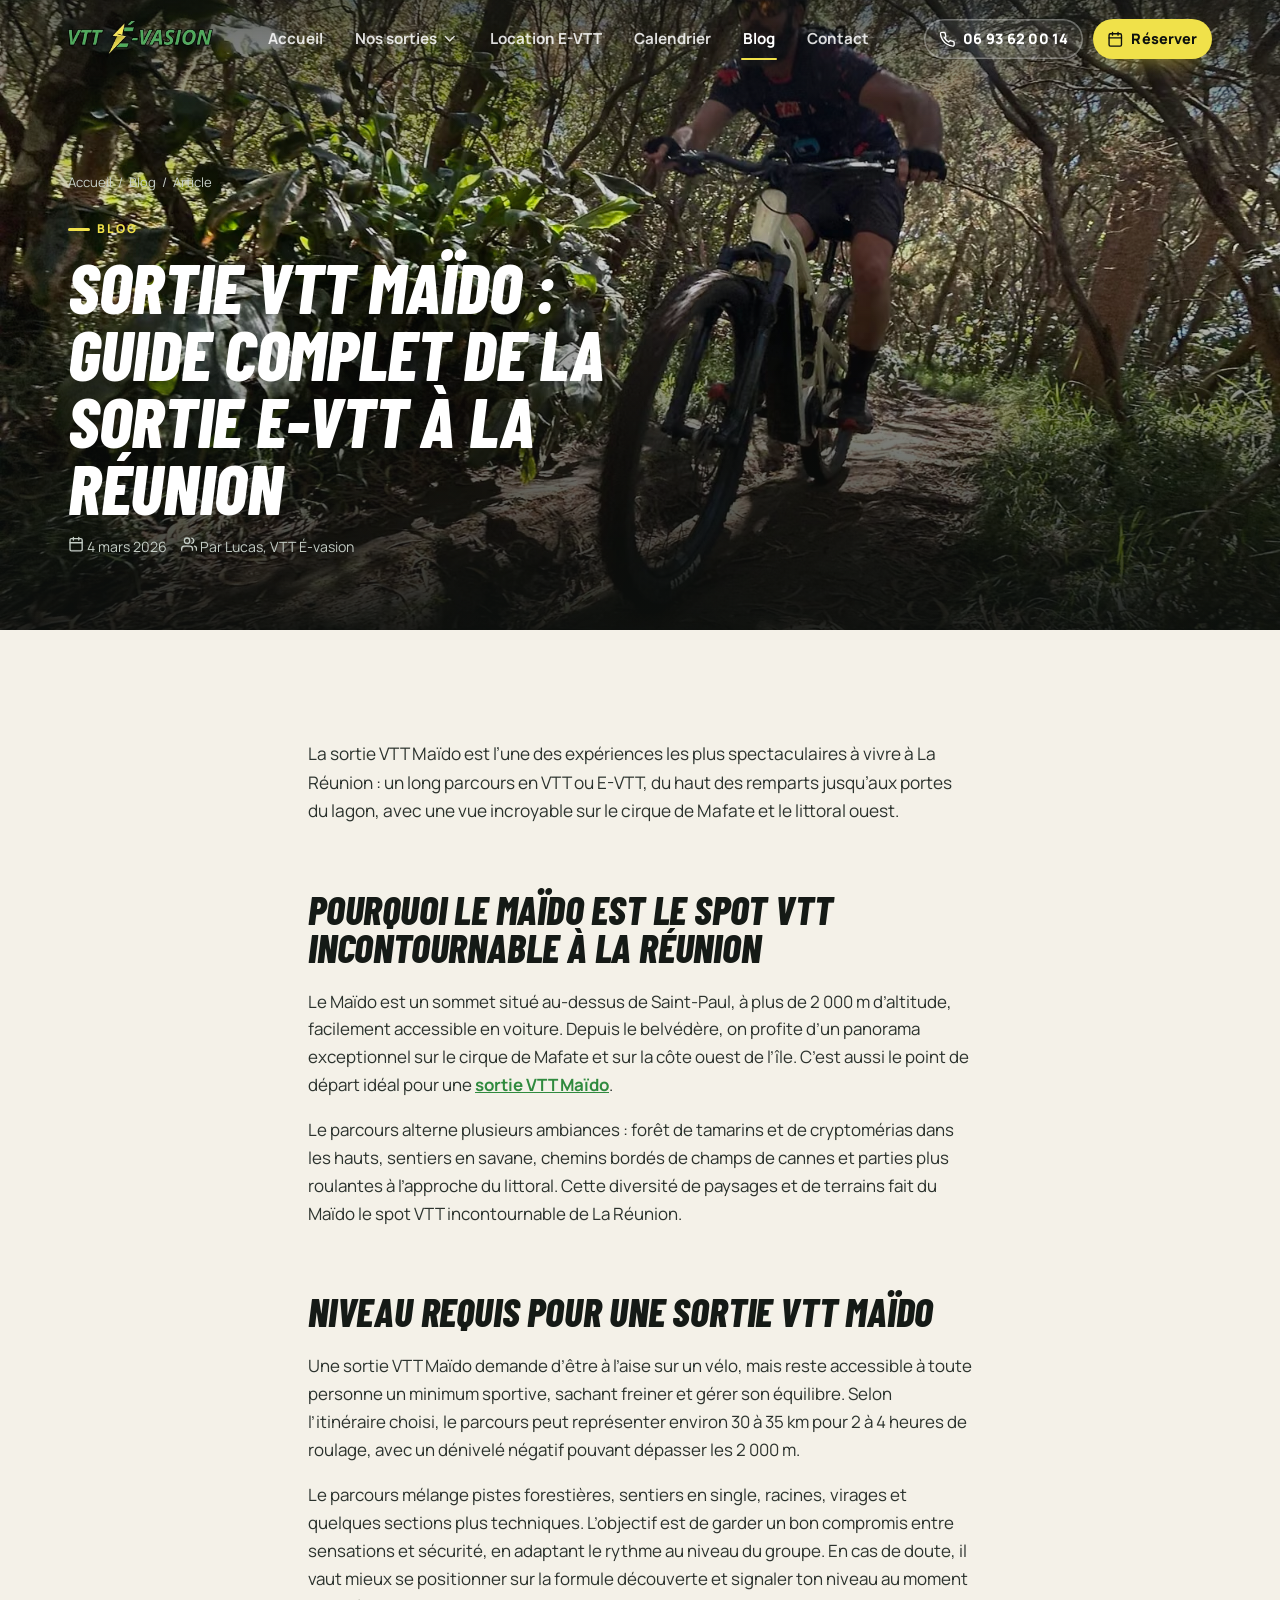
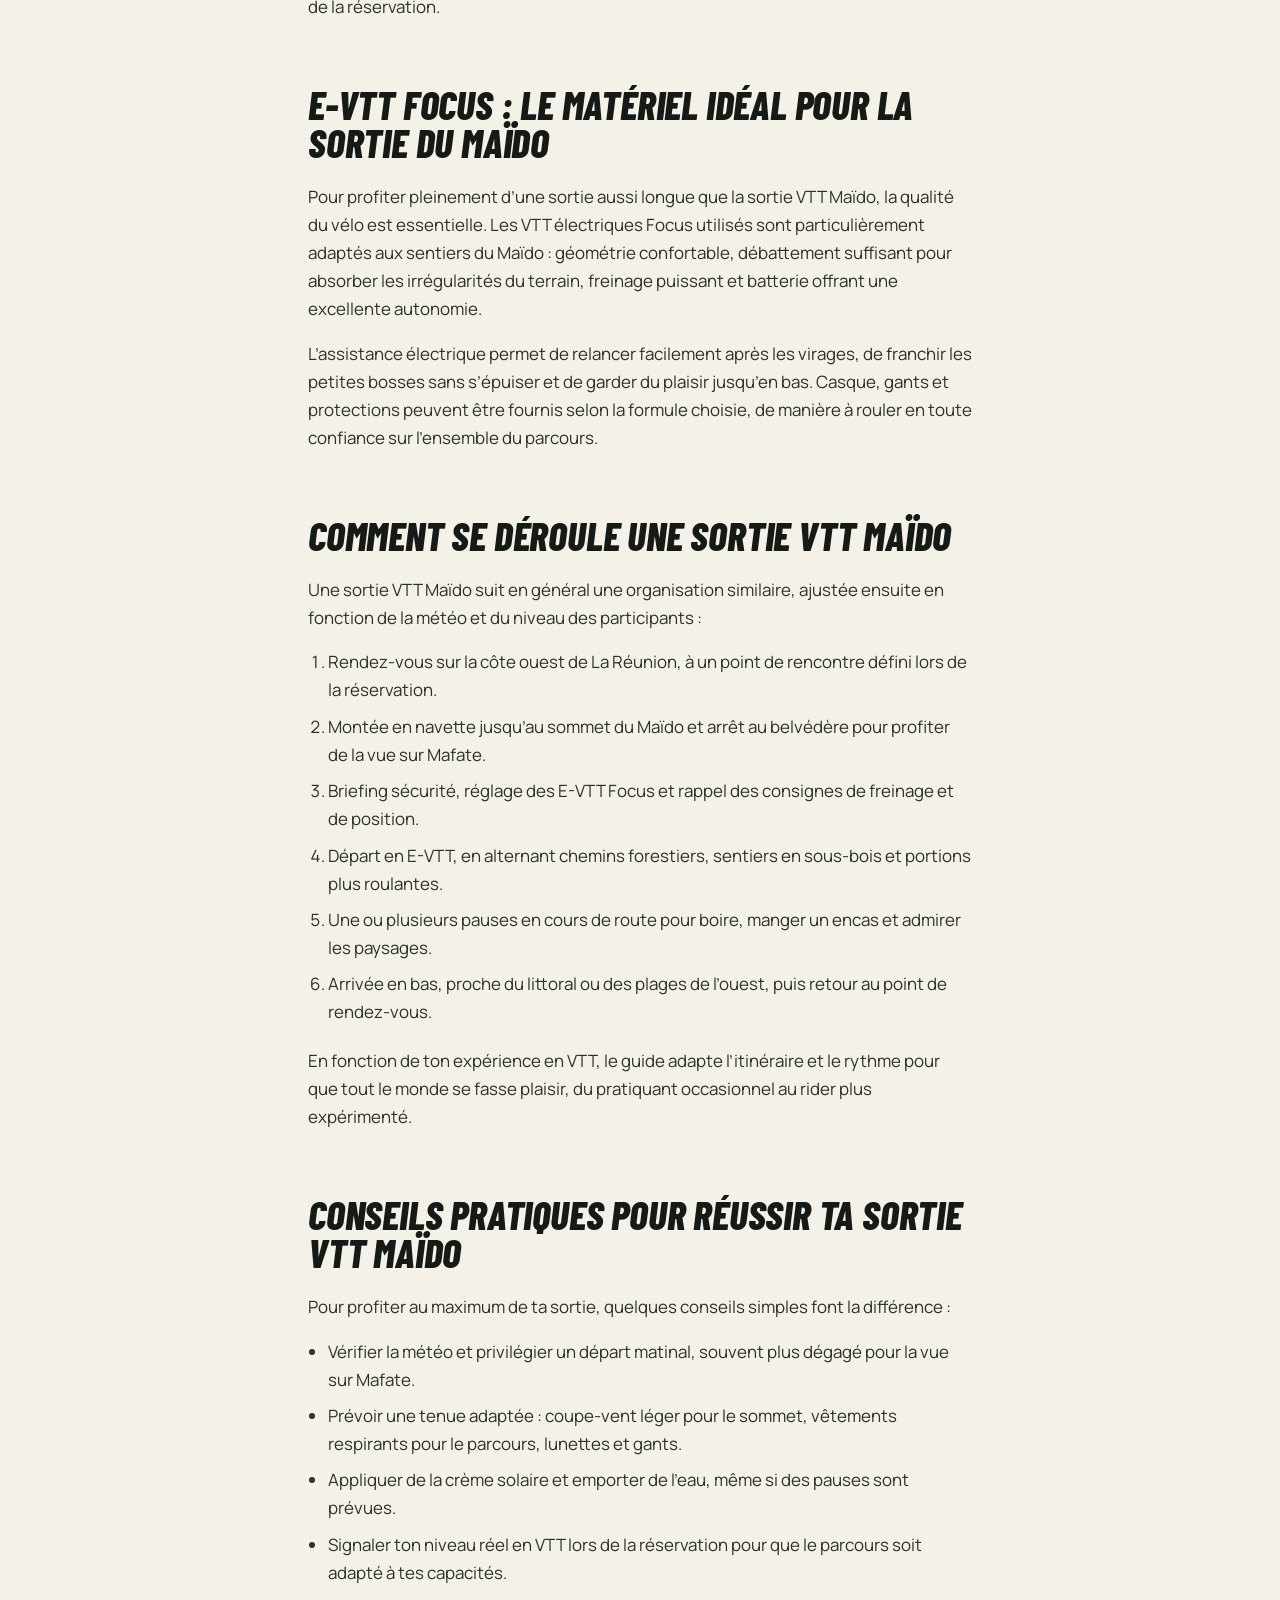
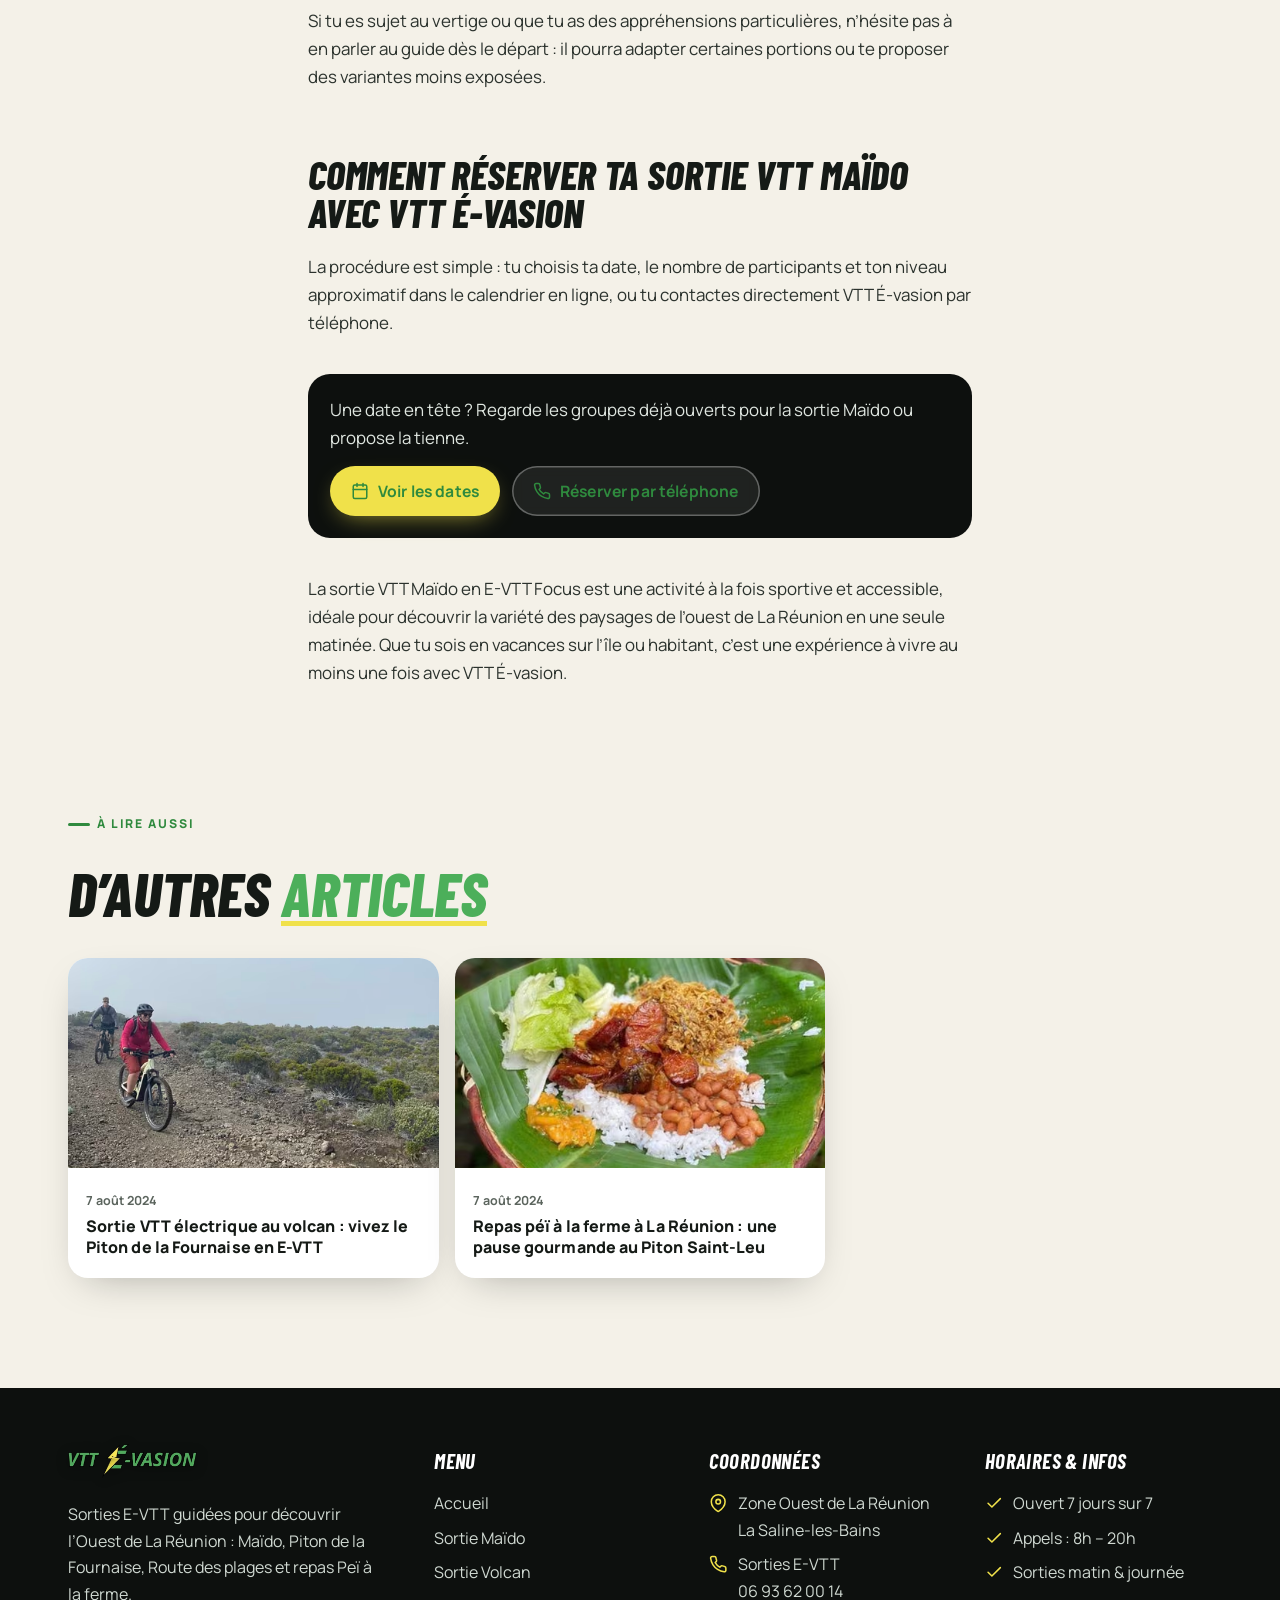
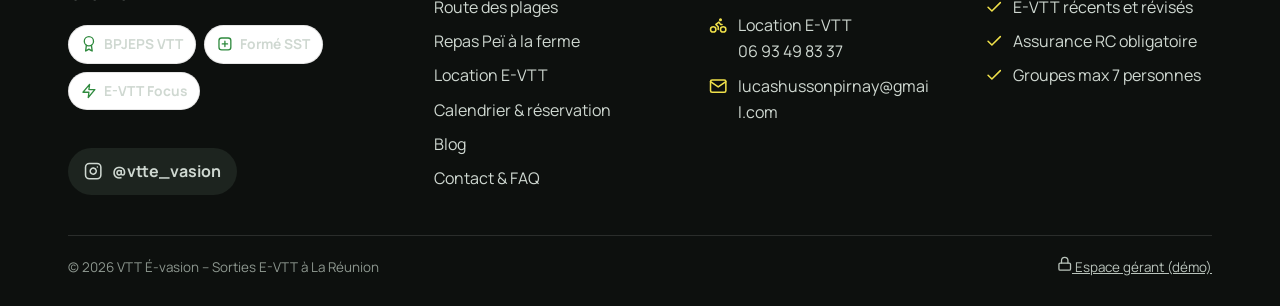
<file: blog-sortie-vtt-maido.html>
<!doctype html>
<html lang="fr">
<head>
<meta charset="utf-8">
<meta name="viewport" content="width=device-width, initial-scale=1, viewport-fit=cover">
<title>Sortie VTT Maïdo : guide complet de la sortie E-VTT à La Réunion | VTT É-vasion</title>
<meta name="description" content="La sortie VTT Maïdo est l’une des expériences les plus spectaculaires à vivre à La Réunion : un long parcours en E-VTT avec vue sur Mafate.">
<meta name="theme-color" content="#0d100e">
<link rel="icon" type="image/png" href="assets/img/favicon.png">
<link rel="apple-touch-icon" href="assets/img/icon-180.png">
<meta property="og:type" content="website">
<meta property="og:locale" content="fr_FR">
<meta property="og:site_name" content="VTT É-vasion">
<meta property="og:title" content="Sortie VTT Maïdo : guide complet de la sortie E-VTT à La Réunion | VTT É-vasion">
<meta property="og:description" content="La sortie VTT Maïdo est l’une des expériences les plus spectaculaires à vivre à La Réunion : un long parcours en E-VTT avec vue sur Mafate.">
<meta property="og:image" content="assets/img/og-image.jpg">
<link rel="preconnect" href="https://fonts.googleapis.com">
<link rel="preconnect" href="https://fonts.gstatic.com" crossorigin>
<link href="https://fonts.googleapis.com/css2?family=Barlow+Condensed:ital,wght@0,700;1,700;1,800&family=Manrope:wght@400;500;600;700;800&display=swap" rel="stylesheet">
<link rel="stylesheet" href="assets/css/style.css?v=8a3c900a">
<script>(function(d){var r=matchMedia('(prefers-reduced-motion: reduce)').matches;if(!r){d.classList.add('js-motion');setTimeout(function(){if(!window.__motion)d.classList.remove('js-motion')},3000)}try{if(!r&&!sessionStorage.getItem('ve-intro')){d.classList.add('has-loader');setTimeout(function(){d.classList.remove('has-loader')},6000)}}catch(e){}})(document.documentElement)</script><link rel="preload" as="image" type="image/avif" imagesrcset="assets/img/maido-sentier-480.avif 480w, assets/img/maido-sentier-720.avif 720w, assets/img/maido-sentier-960.avif 960w, assets/img/maido-sentier-1600.avif 1600w" imagesizes="100vw" fetchpriority="high">

</head>
<body>
<a class="skip" href="#main">Aller au contenu</a>
<svg width="0" height="0" style="position:absolute" aria-hidden="true"><defs><symbol id="i-phone" viewBox="0 0 24 24"><path d="M22 16.92v3a2 2 0 0 1-2.18 2 19.79 19.79 0 0 1-8.63-3.07 19.5 19.5 0 0 1-6-6 19.79 19.79 0 0 1-3.07-8.67A2 2 0 0 1 4.11 2h3a2 2 0 0 1 2 1.72c.13.96.36 1.9.7 2.81a2 2 0 0 1-.45 2.11L8.09 9.91a16 16 0 0 0 6 6l1.27-1.27a2 2 0 0 1 2.11-.45c.91.34 1.85.57 2.81.7A2 2 0 0 1 22 16.92z"/></symbol><symbol id="i-cal" viewBox="0 0 24 24"><rect x="3" y="4" width="18" height="18" rx="2"/><path d="M16 2v4M8 2v4M3 10h18"/></symbol><symbol id="i-users" viewBox="0 0 24 24"><path d="M17 21v-2a4 4 0 0 0-4-4H5a4 4 0 0 0-4 4v2"/><circle cx="9" cy="7" r="4"/><path d="M23 21v-2a4 4 0 0 0-3-3.87M16 3.13a4 4 0 0 1 0 7.75"/></symbol><symbol id="i-user-plus" viewBox="0 0 24 24"><path d="M16 21v-2a4 4 0 0 0-4-4H5a4 4 0 0 0-4 4v2"/><circle cx="8.5" cy="7" r="4"/><path d="M20 8v6M23 11h-6"/></symbol><symbol id="i-clock" viewBox="0 0 24 24"><circle cx="12" cy="12" r="10"/><path d="M12 6v6l4 2"/></symbol><symbol id="i-euro" viewBox="0 0 24 24"><path d="M18.5 7.5A7 7 0 1 0 18.5 16.5M4 10.5h10M4 13.5h10"/></symbol><symbol id="i-mountain" viewBox="0 0 24 24"><path d="m8 3 4 8 5-5 5 15H2L8 3z"/></symbol><symbol id="i-bike" viewBox="0 0 24 24"><circle cx="5.5" cy="17.5" r="3.5"/><circle cx="18.5" cy="17.5" r="3.5"/><circle cx="15" cy="5" r="1"/><path d="M12 17.5V14l-3-3 4-3 2 3h2"/></symbol><symbol id="i-pin" viewBox="0 0 24 24"><path d="M21 10c0 7-9 13-9 13s-9-6-9-13a9 9 0 0 1 18 0z"/><circle cx="12" cy="10" r="3"/></symbol><symbol id="i-check" viewBox="0 0 24 24"><path d="M20 6 9 17l-5-5"/></symbol><symbol id="i-arrow" viewBox="0 0 24 24"><path d="M5 12h14M12 5l7 7-7 7"/></symbol><symbol id="i-menu" viewBox="0 0 24 24"><path d="M3 7h18M3 12h18M3 17h12"/></symbol><symbol id="i-x" viewBox="0 0 24 24"><path d="M18 6 6 18M6 6l12 12"/></symbol><symbol id="i-insta" viewBox="0 0 24 24"><rect x="2" y="2" width="20" height="20" rx="5"/><path d="M16 11.37A4 4 0 1 1 12.63 8 4 4 0 0 1 16 11.37zM17.5 6.5h.01"/></symbol><symbol id="i-mail" viewBox="0 0 24 24"><path d="M4 4h16c1.1 0 2 .9 2 2v12c0 1.1-.9 2-2 2H4c-1.1 0-2-.9-2-2V6c0-1.1.9-2 2-2z"/><path d="m22 6-10 7L2 6"/></symbol><symbol id="i-bolt" viewBox="0 0 24 24"><path d="M13 2 3 14h9l-1 8 10-12h-9l1-8z"/></symbol><symbol id="i-shield" viewBox="0 0 24 24"><path d="M12 22s8-4 8-10V5l-8-3-8 3v7c0 6 8 10 8 10z"/></symbol><symbol id="i-bag" viewBox="0 0 24 24"><path d="M4 10a4 4 0 0 1 4-4h8a4 4 0 0 1 4 4v10a2 2 0 0 1-2 2H6a2 2 0 0 1-2-2z"/><path d="M8 10h8M8 15h8M9 6V4a1 1 0 0 1 1-1h4a1 1 0 0 1 1 1v2"/></symbol><symbol id="i-star" viewBox="0 0 24 24"><path d="m12 2 3.09 6.26L22 9.27l-5 4.87 1.18 6.88L12 17.77l-6.18 3.25L7 14.14 2 9.27l6.91-1.01L12 2z"/></symbol><symbol id="i-chev-down" viewBox="0 0 24 24"><path d="m6 9 6 6 6-6"/></symbol><symbol id="i-chev-left" viewBox="0 0 24 24"><path d="m15 18-6-6 6-6"/></symbol><symbol id="i-chev-right" viewBox="0 0 24 24"><path d="m9 18 6-6-6-6"/></symbol><symbol id="i-info" viewBox="0 0 24 24"><circle cx="12" cy="12" r="10"/><path d="M12 16v-4M12 8h.01"/></symbol><symbol id="i-share" viewBox="0 0 24 24"><circle cx="18" cy="5" r="3"/><circle cx="6" cy="12" r="3"/><circle cx="18" cy="19" r="3"/><path d="m8.59 13.51 6.83 3.98M15.41 6.51l-6.82 3.98"/></symbol><symbol id="i-sun" viewBox="0 0 24 24"><circle cx="12" cy="12" r="4"/><path d="M12 2v2M12 20v2M4.93 4.93l1.41 1.41M17.66 17.66l1.41 1.41M2 12h2M20 12h2M6.34 17.66l-1.41 1.41M19.07 4.93l-1.41 1.41"/></symbol><symbol id="i-sunrise" viewBox="0 0 24 24"><path d="M17 18a5 5 0 0 0-10 0M12 2v7M4.22 10.22l1.42 1.42M1 18h2M21 18h2M18.36 11.64l1.42-1.42M23 22H1M8 6l4-4 4 4"/></symbol><symbol id="i-flame" viewBox="0 0 24 24"><path d="M8.5 14.5A2.5 2.5 0 0 0 11 12c0-1.38-.5-2-1-3-1.07-2.14-.22-4.05 2-6 .5 2.5 2 4.9 4 6.5 2 1.6 3 3.5 3 5.5a7 7 0 1 1-14 0c0-1.15.43-2.29 1-3a2.5 2.5 0 0 0 2.5 2.5z"/></symbol><symbol id="i-leaf" viewBox="0 0 24 24"><path d="M11 20A7 7 0 0 1 9.8 6.1C15.5 5 17 4.48 19 2c1 2 2 4.18 2 8 0 5.5-4.78 10-10 10z"/><path d="M2 21c0-3 1.85-5.36 5.08-6C9.5 14.52 12 13 13 12"/></symbol><symbol id="i-map" viewBox="0 0 24 24"><path d="m1 6 7-4 8 4 7-4v16l-7 4-8-4-7 4z"/><path d="M8 2v16M16 6v16"/></symbol><symbol id="i-wave" viewBox="0 0 24 24"><path d="M2 7c.6.5 1.2 1 2.5 1 2.5 0 2.5-2 5-2 2.6 0 2.4 2 5 2 2.5 0 2.5-2 5-2 1.3 0 1.9.5 2.5 1M2 13c.6.5 1.2 1 2.5 1 2.5 0 2.5-2 5-2 2.6 0 2.4 2 5 2 2.5 0 2.5-2 5-2 1.3 0 1.9.5 2.5 1M2 19c.6.5 1.2 1 2.5 1 2.5 0 2.5-2 5-2 2.6 0 2.4 2 5 2 2.5 0 2.5-2 5-2 1.3 0 1.9.5 2.5 1"/></symbol><symbol id="i-plus" viewBox="0 0 24 24"><path d="M12 5v14M5 12h14"/></symbol><symbol id="i-minus" viewBox="0 0 24 24"><path d="M5 12h14"/></symbol><symbol id="i-bell" viewBox="0 0 24 24"><path d="M18 8A6 6 0 0 0 6 8c0 7-3 9-3 9h18s-3-2-3-9M13.73 21a2 2 0 0 1-3.46 0"/></symbol><symbol id="i-sliders" viewBox="0 0 24 24"><path d="M4 21v-7M4 10V3M12 21v-9M12 8V3M20 21v-5M20 12V3M1 14h6M9 8h6M17 16h6"/></symbol><symbol id="i-list" viewBox="0 0 24 24"><path d="M8 6h13M8 12h13M8 18h13M3 6h.01M3 12h.01M3 18h.01"/></symbol><symbol id="i-alert" viewBox="0 0 24 24"><path d="M10.29 3.86 1.82 18a2 2 0 0 0 1.71 3h16.94a2 2 0 0 0 1.71-3L13.71 3.86a2 2 0 0 0-3.42 0z"/><path d="M12 9v4M12 17h.01"/></symbol><symbol id="i-msg" viewBox="0 0 24 24"><path d="M21 15a2 2 0 0 1-2 2H7l-4 4V5a2 2 0 0 1 2-2h14a2 2 0 0 1 2 2z"/></symbol><symbol id="i-award" viewBox="0 0 24 24"><circle cx="12" cy="8" r="7"/><path d="M8.21 13.89 7 23l5-3 5 3-1.21-9.12"/></symbol><symbol id="i-cross" viewBox="0 0 24 24"><rect x="3" y="3" width="18" height="18" rx="4"/><path d="M12 8v8M8 12h8"/></symbol><symbol id="i-utensils" viewBox="0 0 24 24"><path d="M3 2v7c0 1.1.9 2 2 2h4a2 2 0 0 0 2-2V2M7 2v20M21 15V2a5 5 0 0 0-5 5v6c0 1.1.9 2 2 2h3zm0 0v7"/></symbol><symbol id="i-camera" viewBox="0 0 24 24"><path d="M23 19a2 2 0 0 1-2 2H3a2 2 0 0 1-2-2V8a2 2 0 0 1 2-2h4l2-3h6l2 3h4a2 2 0 0 1 2 2z"/><circle cx="12" cy="13" r="4"/></symbol><symbol id="i-home" viewBox="0 0 24 24"><path d="m3 9 9-7 9 7v11a2 2 0 0 1-2 2H5a2 2 0 0 1-2-2z"/><path d="M9 22V12h6v10"/></symbol><symbol id="i-lock" viewBox="0 0 24 24"><rect x="3" y="11" width="18" height="11" rx="2"/><path d="M7 11V7a5 5 0 0 1 10 0v4"/></symbol><symbol id="i-refresh" viewBox="0 0 24 24"><path d="M23 4v6h-6M1 20v-6h6"/><path d="M3.51 9a9 9 0 0 1 14.85-3.36L23 10M1 14l4.64 4.36A9 9 0 0 0 20.49 15"/></symbol><symbol id="i-copy" viewBox="0 0 24 24"><rect x="9" y="9" width="13" height="13" rx="2"/><path d="M5 15H4a2 2 0 0 1-2-2V4a2 2 0 0 1 2-2h9a2 2 0 0 1 2 2v1"/></symbol><symbol id="i-van" viewBox="0 0 24 24"><path d="M1 4h14v12H1zM15 8h4l4 4v4h-8z"/><circle cx="5.5" cy="18.5" r="2.5"/><circle cx="18.5" cy="18.5" r="2.5"/></symbol><symbol id="i-phonebox" viewBox="0 0 24 24"><rect x="5" y="2" width="14" height="20" rx="2"/><path d="M12 18h.01"/></symbol><symbol id="i-trash" viewBox="0 0 24 24"><path d="M3 6h18M19 6v14a2 2 0 0 1-2 2H7a2 2 0 0 1-2-2V6m3 0V4a2 2 0 0 1 2-2h4a2 2 0 0 1 2 2v2"/></symbol><symbol id="i-ext" viewBox="0 0 24 24"><path d="M18 13v6a2 2 0 0 1-2 2H5a2 2 0 0 1-2-2V8a2 2 0 0 1 2-2h6M15 3h6v6M10 14 21 3"/></symbol></defs></svg>
<div class="loader" aria-hidden="true" data-loader>
  <div class="ld-inner">
    <svg class="ld-bolt" viewBox="0 0 24 24"><path d="M13 2 3 14h9l-1 8 10-12h-9l1-8z"/></svg>
    <img class="ld-logo" src="assets/img/logo.webp" width="483" height="127" alt="">
    <div class="ld-track" data-loader-track><i></i><span class="ld-bike"><svg class="i"><use href="#i-bike"/></svg></span></div>
    <p class="ld-txt">L’île intense arrive…</p>
  </div>
</div>
<header class="site-header" data-header>
  <div class="container bar">
    <a class="brand" href="index.html" aria-label="VTT É-vasion, accueil"><img src="assets/img/logo.webp" width="483" height="127" alt="VTT É-vasion"></a>
    <nav class="nav-desktop" aria-label="Navigation principale">
      <a href="index.html">Accueil</a>
      <div class="has-sub">
        <button type="button" aria-haspopup="true">Nos sorties <svg class="i" aria-hidden="true"><use href="#i-chev-down"/></svg></button>
        <div class="sub"><a href="sortie-maido.html">Sortie Maïdo <small>95 €</small></a><a href="sortie-volcan.html">Sortie Volcan <small>110 €</small></a><a href="sortie-route-des-plages.html">Route des plages <small>39 €</small></a><a href="sortie-repas-pei.html">Repas Peï à la ferme <small>100 €</small></a></div>
      </div>
      <a href="location-e-vtt.html">Location E-VTT</a>
      <a href="reserver.html">Calendrier</a>
      <a href="blog.html" aria-current="page">Blog</a>
      <a href="contact.html">Contact</a>
    </nav>
    <div class="header-cta">
      <a class="btn btn-ghost btn-sm" href="tel:+262693620014"><svg class="i" aria-hidden="true"><use href="#i-phone"/></svg> 06 93 62 00 14</a>
      <a class="btn btn-volt btn-sm" href="reserver.html"><svg class="i" aria-hidden="true"><use href="#i-cal"/></svg> Réserver</a>
    </div>
    <button class="burger" type="button" aria-label="Ouvrir le menu" aria-expanded="false" aria-controls="menu" data-menu-open><svg class="i" aria-hidden="true"><use href="#i-menu"/></svg></button>
  </div>
</header>
<div class="menu" id="menu" role="dialog" aria-modal="true" aria-label="Menu" data-menu>
  <div class="bar">
    <a class="brand" href="index.html"><img src="assets/img/logo.webp" width="483" height="127" alt="VTT É-vasion"></a>
    <button class="burger" type="button" aria-label="Fermer le menu" data-menu-close><svg class="i" aria-hidden="true"><use href="#i-x"/></svg></button>
  </div>
  <nav aria-label="Menu mobile">
    <a href="index.html">Accueil</a>
    <a class="sub-link" href="sortie-maido.html">Sortie Maïdo <small>95 €</small></a>
    <a class="sub-link" href="sortie-volcan.html">Sortie Volcan <small>110 €</small></a>
    <a class="sub-link" href="sortie-route-des-plages.html">Route des plages <small>39 €</small></a>
    <a class="sub-link" href="sortie-repas-pei.html">Repas Peï à la ferme <small>100 €</small></a>
    <a href="location-e-vtt.html">Location E-VTT <small>dès 59 €</small></a>
    <a href="reserver.html">Calendrier <small>réserver</small></a>
    <a href="blog.html">Blog</a>
    <a href="contact.html">Contact</a>
  </nav>
  <div class="menu-foot">
    <a class="btn btn-volt" href="reserver.html"><svg class="i" aria-hidden="true"><use href="#i-cal"/></svg> Réserver une sortie</a>
    <a class="btn btn-ghost" href="tel:+262693620014"><svg class="i" aria-hidden="true"><use href="#i-phone"/></svg> Sorties · 06 93 62 00 14</a>
    <a class="btn btn-ghost" href="tel:+262693498337"><svg class="i" aria-hidden="true"><use href="#i-bike"/></svg> Location · 06 93 49 83 37</a>
  </div>
</div>
<main id="main">

<section class="page-hero has-img" style="min-height:70svh">
  <picture><source type="image/avif" srcset="assets/img/maido-sentier-480.avif 480w, assets/img/maido-sentier-720.avif 720w, assets/img/maido-sentier-960.avif 960w, assets/img/maido-sentier-1600.avif 1600w" sizes="100vw"><img src="assets/img/maido-sentier-960.webp" srcset="assets/img/maido-sentier-480.webp 480w, assets/img/maido-sentier-720.webp 720w, assets/img/maido-sentier-960.webp 960w, assets/img/maido-sentier-1600.webp 1600w" sizes="100vw" width="1920" height="2560" alt="Sortie VTT Maïdo sur un sentier en sous-bois" fetchpriority="high" class="ph-img" style="background-image:url([data-uri])"></picture>
  <div class="container inner">
    <nav class="crumbs" aria-label="Fil d’Ariane"><a href="index.html">Accueil</a> / <a href="blog.html">Blog</a> / <span>Article</span></nav>
    <span class="eyebrow">Blog</span>
    <h1 style="font-size:clamp(2.2rem,8vw,4.4rem);max-width:20ch">Sortie VTT Maïdo : guide complet de la sortie E-VTT à La Réunion</h1>
    <div class="post-meta"><span><svg class="i" aria-hidden="true"><use href="#i-cal"/></svg> <time datetime="2026-03-04">4 mars 2026</time></span><span><svg class="i" aria-hidden="true"><use href="#i-users"/></svg> Par Lucas, VTT É-vasion</span></div>
  </div>
</section>
<section class="section">
  <article class="container prose">
    
<p class="lead">La sortie VTT Maïdo est l’une des expériences les plus spectaculaires à vivre à La Réunion : un long parcours en VTT ou E-VTT, du haut des remparts jusqu’aux portes du lagon, avec une vue incroyable sur le cirque de Mafate et le littoral ouest.</p>
<h2>Pourquoi le Maïdo est le spot VTT incontournable à La Réunion</h2>
<p>Le Maïdo est un sommet situé au-dessus de Saint-Paul, à plus de 2 000 m d’altitude, facilement accessible en voiture. Depuis le belvédère, on profite d’un panorama exceptionnel sur le cirque de Mafate et sur la côte ouest de l’île. C’est aussi le point de départ idéal pour une <a href="sortie-maido.html">sortie VTT Maïdo</a>.</p>
<p>Le parcours alterne plusieurs ambiances : forêt de tamarins et de cryptomérias dans les hauts, sentiers en savane, chemins bordés de champs de cannes et parties plus roulantes à l’approche du littoral. Cette diversité de paysages et de terrains fait du Maïdo le spot VTT incontournable de La Réunion.</p>
<h2>Niveau requis pour une sortie VTT Maïdo</h2>
<p>Une sortie VTT Maïdo demande d’être à l’aise sur un vélo, mais reste accessible à toute personne un minimum sportive, sachant freiner et gérer son équilibre. Selon l’itinéraire choisi, le parcours peut représenter environ 30 à 35 km pour 2 à 4 heures de roulage, avec un dénivelé négatif pouvant dépasser les 2 000 m.</p>
<p>Le parcours mélange pistes forestières, sentiers en single, racines, virages et quelques sections plus techniques. L’objectif est de garder un bon compromis entre sensations et sécurité, en adaptant le rythme au niveau du groupe. En cas de doute, il vaut mieux se positionner sur la formule découverte et signaler ton niveau au moment de la réservation.</p>
<h2>E-VTT Focus : le matériel idéal pour la sortie du Maïdo</h2>
<p>Pour profiter pleinement d’une sortie aussi longue que la sortie VTT Maïdo, la qualité du vélo est essentielle. Les VTT électriques Focus utilisés sont particulièrement adaptés aux sentiers du Maïdo : géométrie confortable, débattement suffisant pour absorber les irrégularités du terrain, freinage puissant et batterie offrant une excellente autonomie.</p>
<p>L’assistance électrique permet de relancer facilement après les virages, de franchir les petites bosses sans s’épuiser et de garder du plaisir jusqu’en bas. Casque, gants et protections peuvent être fournis selon la formule choisie, de manière à rouler en toute confiance sur l’ensemble du parcours.</p>
<h2>Comment se déroule une sortie VTT Maïdo</h2>
<p>Une sortie VTT Maïdo suit en général une organisation similaire, ajustée ensuite en fonction de la météo et du niveau des participants :</p>
<ol>
  <li>Rendez-vous sur la côte ouest de La Réunion, à un point de rencontre défini lors de la réservation.</li>
  <li>Montée en navette jusqu’au sommet du Maïdo et arrêt au belvédère pour profiter de la vue sur Mafate.</li>
  <li>Briefing sécurité, réglage des E-VTT Focus et rappel des consignes de freinage et de position.</li>
  <li>Départ en E-VTT, en alternant chemins forestiers, sentiers en sous-bois et portions plus roulantes.</li>
  <li>Une ou plusieurs pauses en cours de route pour boire, manger un encas et admirer les paysages.</li>
  <li>Arrivée en bas, proche du littoral ou des plages de l’ouest, puis retour au point de rendez-vous.</li>
</ol>
<p>En fonction de ton expérience en VTT, le guide adapte l’itinéraire et le rythme pour que tout le monde se fasse plaisir, du pratiquant occasionnel au rider plus expérimenté.</p>
<h2>Conseils pratiques pour réussir ta sortie VTT Maïdo</h2>
<p>Pour profiter au maximum de ta sortie, quelques conseils simples font la différence :</p>
<ul>
  <li>Vérifier la météo et privilégier un départ matinal, souvent plus dégagé pour la vue sur Mafate.</li>
  <li>Prévoir une tenue adaptée : coupe-vent léger pour le sommet, vêtements respirants pour le parcours, lunettes et gants.</li>
  <li>Appliquer de la crème solaire et emporter de l’eau, même si des pauses sont prévues.</li>
  <li>Signaler ton niveau réel en VTT lors de la réservation pour que le parcours soit adapté à tes capacités.</li>
</ul>
<p>Si tu es sujet au vertige ou que tu as des appréhensions particulières, n’hésite pas à en parler au guide dès le départ : il pourra adapter certaines portions ou te proposer des variantes moins exposées.</p>
<h2>Comment réserver ta sortie VTT Maïdo avec VTT É-vasion</h2>
<p>La procédure est simple : tu choisis ta date, le nombre de participants et ton niveau approximatif dans le calendrier en ligne, ou tu contactes directement VTT É-vasion par téléphone.</p>
<div class="post-cta">
  <p>Une date en tête ? Regarde les groupes déjà ouverts pour la sortie Maïdo ou propose la tienne.</p>
  <div class="btn-row"><a class="btn btn-volt" href="reserver.html?sortie=maido"><svg class="i" aria-hidden="true"><use href="#i-cal"/></svg> Voir les dates</a><a class="btn btn-ghost" href="tel:+262693620014"><svg class="i" aria-hidden="true"><use href="#i-phone"/></svg> Réserver par téléphone</a></div>
</div>
<p>La sortie VTT Maïdo en E-VTT Focus est une activité à la fois sportive et accessible, idéale pour découvrir la variété des paysages de l’ouest de La Réunion en une seule matinée. Que tu sois en vacances sur l’île ou habitant, c’est une expérience à vivre au moins une fois avec VTT É-vasion.</p>
  </article>
</section>
<section class="section" style="padding-top:0">
  <div class="container">
    <div class="section-head"><span class="eyebrow">À lire aussi</span><h2>D’autres <span class="hl">articles</span></h2></div>
    <div class="posts"><a class="post-card reveal" href="blog-sortie-vtt-electrique-volcan.html"><picture><source type="image/avif" srcset="assets/img/volcan-groupe-480.avif 480w, assets/img/volcan-groupe-720.avif 720w, assets/img/volcan-groupe-960.avif 960w, assets/img/volcan-groupe-1600.avif 1600w" sizes="(min-width:640px) 33vw, 110px"><img src="assets/img/volcan-groupe-960.webp" srcset="assets/img/volcan-groupe-480.webp 480w, assets/img/volcan-groupe-720.webp 720w, assets/img/volcan-groupe-960.webp 960w, assets/img/volcan-groupe-1600.webp 1600w" sizes="(min-width:640px) 33vw, 110px" width="1920" height="2560" alt="Sortie VTT électrique au volcan : vivez le Piton de la Fournaise en E-VTT" loading="lazy" decoding="async" style="background-image:url([data-uri])"></picture><div><time datetime="2024-08-07">7 août 2024</time><h3>Sortie VTT électrique au volcan : vivez le Piton de la Fournaise en E-VTT</h3></div></a><a class="post-card reveal" href="blog-repas-pei-ferme-piton-saint-leu.html"><picture><source type="image/avif" srcset="assets/img/repas-pei-assiette-480.avif 480w, assets/img/repas-pei-assiette-720.avif 720w, assets/img/repas-pei-assiette-960.avif 960w, assets/img/repas-pei-assiette-1600.avif 1600w, assets/img/repas-pei-assiette-2400.avif 2400w" sizes="(min-width:640px) 33vw, 110px"><img src="assets/img/repas-pei-assiette-960.webp" srcset="assets/img/repas-pei-assiette-480.webp 480w, assets/img/repas-pei-assiette-720.webp 720w, assets/img/repas-pei-assiette-960.webp 960w, assets/img/repas-pei-assiette-1600.webp 1600w, assets/img/repas-pei-assiette-2400.webp 2400w" sizes="(min-width:640px) 33vw, 110px" width="2560" height="1920" alt="Repas péï à la ferme à La Réunion : une pause gourmande au Piton Saint-Leu" loading="lazy" decoding="async" style="background-image:url([data-uri])"></picture><div><time datetime="2024-08-07">7 août 2024</time><h3>Repas péï à la ferme à La Réunion : une pause gourmande au Piton Saint-Leu</h3></div></a></div>
  </div>
</section>

</main>
<footer class="site-footer">
  <div class="container">
    <div class="foot-grid">
      <div>
        <a class="brand" href="index.html"><img src="assets/img/logo.webp" width="483" height="127" alt="VTT É-vasion" loading="lazy"></a>
        <p style="margin-top:16px">Sorties E-VTT guidées pour découvrir l’Ouest de La Réunion : Maïdo, Piton de la Fournaise, Route des plages et repas Peï à la ferme.</p>
        <div class="chips"><span class="chip"><svg class="i" aria-hidden="true"><use href="#i-award"/></svg> BPJEPS VTT</span><span class="chip"><svg class="i" aria-hidden="true"><use href="#i-cross"/></svg> Formé SST</span><span class="chip"><svg class="i" aria-hidden="true"><use href="#i-bolt"/></svg> E-VTT Focus</span></div>
        <a class="social" href="https://www.instagram.com/vtte_vasion/" target="_blank" rel="noopener"><svg class="i" aria-hidden="true"><use href="#i-insta"/></svg> @vtte_vasion</a>
      </div>
      <div>
        <h4>Menu</h4>
        <ul class="foot-list">
          <li><a href="index.html">Accueil</a></li>
          <li><a href="sortie-maido.html">Sortie Maïdo</a></li><li><a href="sortie-volcan.html">Sortie Volcan</a></li><li><a href="sortie-route-des-plages.html">Route des plages</a></li><li><a href="sortie-repas-pei.html">Repas Peï à la ferme</a></li>
          <li><a href="location-e-vtt.html">Location E-VTT</a></li>
          <li><a href="reserver.html">Calendrier & réservation</a></li>
          <li><a href="blog.html">Blog</a></li>
          <li><a href="contact.html">Contact & FAQ</a></li>
        </ul>
      </div>
      <div>
        <h4>Coordonnées</h4>
        <ul class="foot-list">
          <li><svg class="i" aria-hidden="true"><use href="#i-pin"/></svg><span>Zone Ouest de La Réunion<br>La Saline-les-Bains</span></li>
          <li><svg class="i" aria-hidden="true"><use href="#i-phone"/></svg><span>Sorties E-VTT<br><a href="tel:+262693620014">06 93 62 00 14</a></span></li>
          <li><svg class="i" aria-hidden="true"><use href="#i-bike"/></svg><span>Location E-VTT<br><a href="tel:+262693498337">06 93 49 83 37</a></span></li>
          <li><svg class="i" aria-hidden="true"><use href="#i-mail"/></svg><a href="mailto:lucashussonpirnay@gmail.com" style="word-break:break-all">lucashussonpirnay@gmail.com</a></li>
        </ul>
      </div>
      <div>
        <h4>Horaires & infos</h4>
        <ul class="foot-list">
          <li><svg class="i" aria-hidden="true"><use href="#i-check"/></svg>Ouvert 7 jours sur 7</li>
          <li><svg class="i" aria-hidden="true"><use href="#i-check"/></svg>Appels : 8h – 20h</li>
          <li><svg class="i" aria-hidden="true"><use href="#i-check"/></svg>Sorties matin & journée</li>
          <li><svg class="i" aria-hidden="true"><use href="#i-check"/></svg>E-VTT récents et révisés</li>
          <li><svg class="i" aria-hidden="true"><use href="#i-check"/></svg>Assurance RC obligatoire</li>
          <li><svg class="i" aria-hidden="true"><use href="#i-check"/></svg>Groupes max 7 personnes</li>
        </ul>
      </div>
    </div>
    <div class="foot-bottom">
      <span>© 2026 VTT É-vasion – Sorties E-VTT à La Réunion</span>
      <a href="gerant.html"><svg class="i" aria-hidden="true"><use href="#i-lock"/></svg> Espace gérant (démo)</a>
    </div>
  </div>
</footer>
<div class="mobile-bar">
  <a class="btn btn-ghost" href="tel:+262693620014"><svg class="i" aria-hidden="true"><use href="#i-phone"/></svg> Appeler</a>
  <a class="btn btn-volt" href="reserver.html"><svg class="i" aria-hidden="true"><use href="#i-cal"/></svg> Réserver</a>
</div>
<div class="lightbox" data-lightbox role="dialog" aria-modal="true" aria-label="Photo agrandie" hidden>
  <button class="lb-btn lb-close" type="button" data-lb-close aria-label="Fermer"><svg class="i" aria-hidden="true"><use href="#i-x"/></svg></button>
  <button class="lb-btn lb-prev" type="button" data-lb-prev aria-label="Photo précédente"><svg class="i" aria-hidden="true"><use href="#i-chev-left"/></svg></button>
  <figure><img alt=""><figcaption></figcaption></figure>
  <button class="lb-btn lb-next" type="button" data-lb-next aria-label="Photo suivante"><svg class="i" aria-hidden="true"><use href="#i-chev-right"/></svg></button>
</div>
<script src="assets/js/data.js?v=3d46b8d7"></script>
<script src="assets/js/store.js?v=19b1332c"></script>
<script src="assets/js/site.js?v=efa81a24"></script>
<script src="assets/js/motion.js?v=9841bde2"></script>

</body>
</html>
</file>
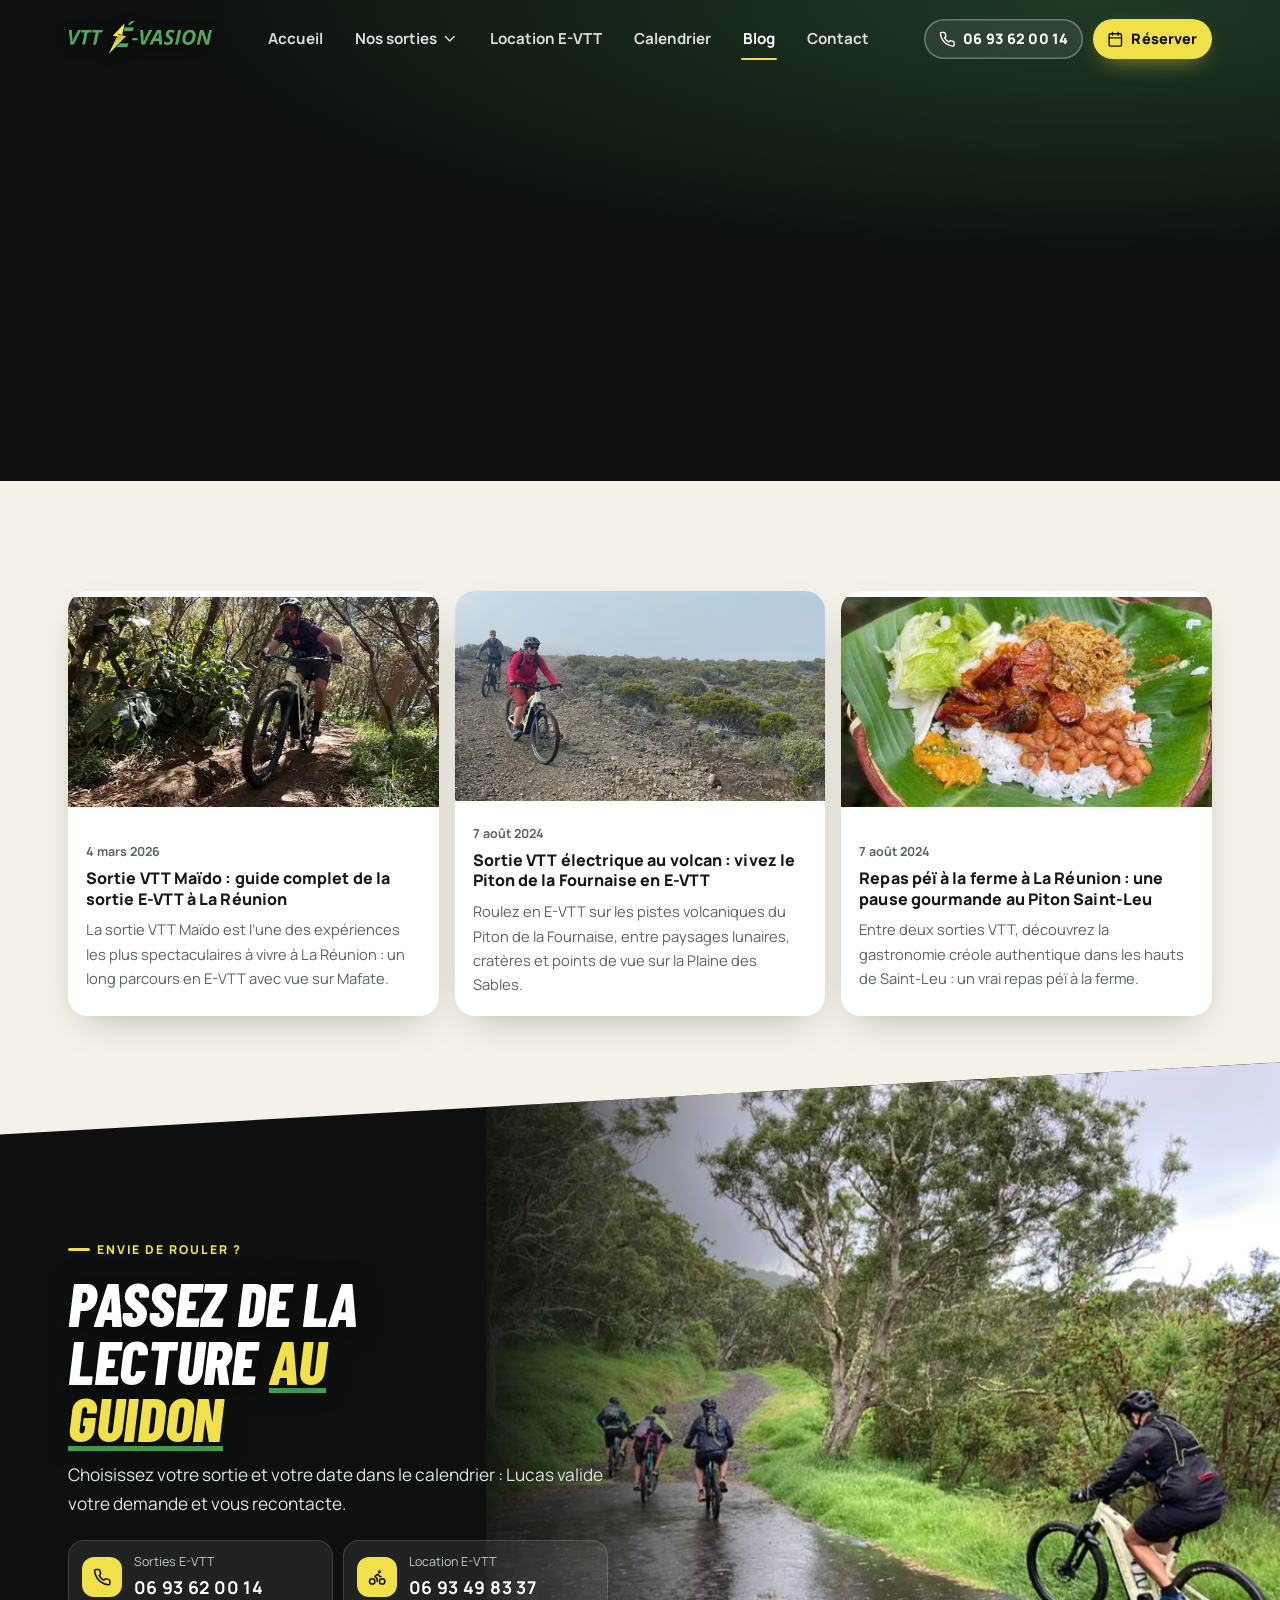
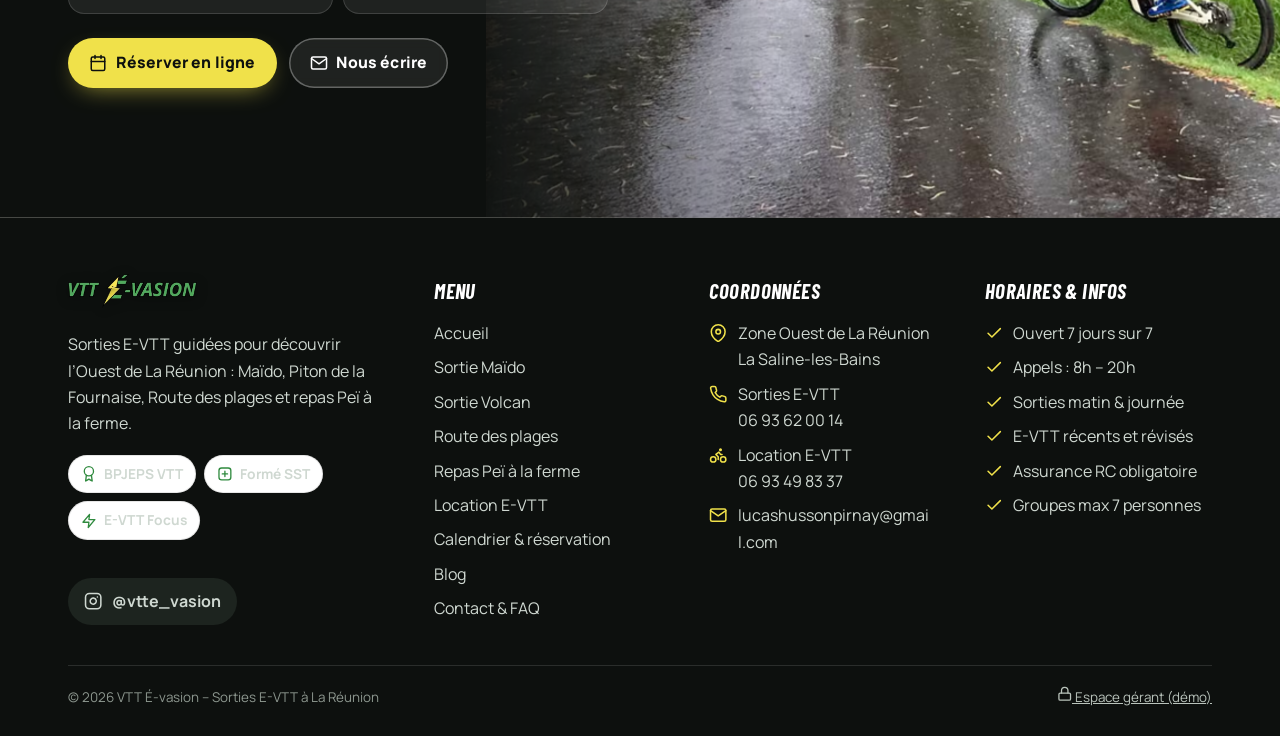
<file: blog.html>
<!doctype html>
<html lang="fr">
<head>
<meta charset="utf-8">
<meta name="viewport" content="width=device-width, initial-scale=1, viewport-fit=cover">
<title>Blog VTT à La Réunion – Conseils &amp; sorties E-VTT | VTT É-vasion</title>
<meta name="description" content="Conseils pour préparer votre sortie VTT à La Réunion : Maïdo, volcan Piton de la Fournaise, repas péï à la ferme. Le blog de VTT É-vasion.">
<meta name="theme-color" content="#0d100e">
<link rel="icon" type="image/png" href="assets/img/favicon.png">
<link rel="apple-touch-icon" href="assets/img/icon-180.png">
<meta property="og:type" content="website">
<meta property="og:locale" content="fr_FR">
<meta property="og:site_name" content="VTT É-vasion">
<meta property="og:title" content="Blog VTT à La Réunion – Conseils &amp; sorties E-VTT | VTT É-vasion">
<meta property="og:description" content="Conseils pour préparer votre sortie VTT à La Réunion : Maïdo, volcan Piton de la Fournaise, repas péï à la ferme. Le blog de VTT É-vasion.">
<meta property="og:image" content="assets/img/og-image.jpg">
<link rel="preconnect" href="https://fonts.googleapis.com">
<link rel="preconnect" href="https://fonts.gstatic.com" crossorigin>
<link href="https://fonts.googleapis.com/css2?family=Barlow+Condensed:ital,wght@0,700;1,700;1,800&family=Manrope:wght@400;500;600;700;800&display=swap" rel="stylesheet">
<link rel="stylesheet" href="assets/css/style.css?v=8a3c900a">
<script>(function(d){var r=matchMedia('(prefers-reduced-motion: reduce)').matches;if(!r){d.classList.add('js-motion');setTimeout(function(){if(!window.__motion)d.classList.remove('js-motion')},3000)}try{if(!r&&!sessionStorage.getItem('ve-intro')){d.classList.add('has-loader');setTimeout(function(){d.classList.remove('has-loader')},6000)}}catch(e){}})(document.documentElement)</script>
</head>
<body>
<a class="skip" href="#main">Aller au contenu</a>
<svg width="0" height="0" style="position:absolute" aria-hidden="true"><defs><symbol id="i-phone" viewBox="0 0 24 24"><path d="M22 16.92v3a2 2 0 0 1-2.18 2 19.79 19.79 0 0 1-8.63-3.07 19.5 19.5 0 0 1-6-6 19.79 19.79 0 0 1-3.07-8.67A2 2 0 0 1 4.11 2h3a2 2 0 0 1 2 1.72c.13.96.36 1.9.7 2.81a2 2 0 0 1-.45 2.11L8.09 9.91a16 16 0 0 0 6 6l1.27-1.27a2 2 0 0 1 2.11-.45c.91.34 1.85.57 2.81.7A2 2 0 0 1 22 16.92z"/></symbol><symbol id="i-cal" viewBox="0 0 24 24"><rect x="3" y="4" width="18" height="18" rx="2"/><path d="M16 2v4M8 2v4M3 10h18"/></symbol><symbol id="i-users" viewBox="0 0 24 24"><path d="M17 21v-2a4 4 0 0 0-4-4H5a4 4 0 0 0-4 4v2"/><circle cx="9" cy="7" r="4"/><path d="M23 21v-2a4 4 0 0 0-3-3.87M16 3.13a4 4 0 0 1 0 7.75"/></symbol><symbol id="i-user-plus" viewBox="0 0 24 24"><path d="M16 21v-2a4 4 0 0 0-4-4H5a4 4 0 0 0-4 4v2"/><circle cx="8.5" cy="7" r="4"/><path d="M20 8v6M23 11h-6"/></symbol><symbol id="i-clock" viewBox="0 0 24 24"><circle cx="12" cy="12" r="10"/><path d="M12 6v6l4 2"/></symbol><symbol id="i-euro" viewBox="0 0 24 24"><path d="M18.5 7.5A7 7 0 1 0 18.5 16.5M4 10.5h10M4 13.5h10"/></symbol><symbol id="i-mountain" viewBox="0 0 24 24"><path d="m8 3 4 8 5-5 5 15H2L8 3z"/></symbol><symbol id="i-bike" viewBox="0 0 24 24"><circle cx="5.5" cy="17.5" r="3.5"/><circle cx="18.5" cy="17.5" r="3.5"/><circle cx="15" cy="5" r="1"/><path d="M12 17.5V14l-3-3 4-3 2 3h2"/></symbol><symbol id="i-pin" viewBox="0 0 24 24"><path d="M21 10c0 7-9 13-9 13s-9-6-9-13a9 9 0 0 1 18 0z"/><circle cx="12" cy="10" r="3"/></symbol><symbol id="i-check" viewBox="0 0 24 24"><path d="M20 6 9 17l-5-5"/></symbol><symbol id="i-arrow" viewBox="0 0 24 24"><path d="M5 12h14M12 5l7 7-7 7"/></symbol><symbol id="i-menu" viewBox="0 0 24 24"><path d="M3 7h18M3 12h18M3 17h12"/></symbol><symbol id="i-x" viewBox="0 0 24 24"><path d="M18 6 6 18M6 6l12 12"/></symbol><symbol id="i-insta" viewBox="0 0 24 24"><rect x="2" y="2" width="20" height="20" rx="5"/><path d="M16 11.37A4 4 0 1 1 12.63 8 4 4 0 0 1 16 11.37zM17.5 6.5h.01"/></symbol><symbol id="i-mail" viewBox="0 0 24 24"><path d="M4 4h16c1.1 0 2 .9 2 2v12c0 1.1-.9 2-2 2H4c-1.1 0-2-.9-2-2V6c0-1.1.9-2 2-2z"/><path d="m22 6-10 7L2 6"/></symbol><symbol id="i-bolt" viewBox="0 0 24 24"><path d="M13 2 3 14h9l-1 8 10-12h-9l1-8z"/></symbol><symbol id="i-shield" viewBox="0 0 24 24"><path d="M12 22s8-4 8-10V5l-8-3-8 3v7c0 6 8 10 8 10z"/></symbol><symbol id="i-bag" viewBox="0 0 24 24"><path d="M4 10a4 4 0 0 1 4-4h8a4 4 0 0 1 4 4v10a2 2 0 0 1-2 2H6a2 2 0 0 1-2-2z"/><path d="M8 10h8M8 15h8M9 6V4a1 1 0 0 1 1-1h4a1 1 0 0 1 1 1v2"/></symbol><symbol id="i-star" viewBox="0 0 24 24"><path d="m12 2 3.09 6.26L22 9.27l-5 4.87 1.18 6.88L12 17.77l-6.18 3.25L7 14.14 2 9.27l6.91-1.01L12 2z"/></symbol><symbol id="i-chev-down" viewBox="0 0 24 24"><path d="m6 9 6 6 6-6"/></symbol><symbol id="i-chev-left" viewBox="0 0 24 24"><path d="m15 18-6-6 6-6"/></symbol><symbol id="i-chev-right" viewBox="0 0 24 24"><path d="m9 18 6-6-6-6"/></symbol><symbol id="i-info" viewBox="0 0 24 24"><circle cx="12" cy="12" r="10"/><path d="M12 16v-4M12 8h.01"/></symbol><symbol id="i-share" viewBox="0 0 24 24"><circle cx="18" cy="5" r="3"/><circle cx="6" cy="12" r="3"/><circle cx="18" cy="19" r="3"/><path d="m8.59 13.51 6.83 3.98M15.41 6.51l-6.82 3.98"/></symbol><symbol id="i-sun" viewBox="0 0 24 24"><circle cx="12" cy="12" r="4"/><path d="M12 2v2M12 20v2M4.93 4.93l1.41 1.41M17.66 17.66l1.41 1.41M2 12h2M20 12h2M6.34 17.66l-1.41 1.41M19.07 4.93l-1.41 1.41"/></symbol><symbol id="i-sunrise" viewBox="0 0 24 24"><path d="M17 18a5 5 0 0 0-10 0M12 2v7M4.22 10.22l1.42 1.42M1 18h2M21 18h2M18.36 11.64l1.42-1.42M23 22H1M8 6l4-4 4 4"/></symbol><symbol id="i-flame" viewBox="0 0 24 24"><path d="M8.5 14.5A2.5 2.5 0 0 0 11 12c0-1.38-.5-2-1-3-1.07-2.14-.22-4.05 2-6 .5 2.5 2 4.9 4 6.5 2 1.6 3 3.5 3 5.5a7 7 0 1 1-14 0c0-1.15.43-2.29 1-3a2.5 2.5 0 0 0 2.5 2.5z"/></symbol><symbol id="i-leaf" viewBox="0 0 24 24"><path d="M11 20A7 7 0 0 1 9.8 6.1C15.5 5 17 4.48 19 2c1 2 2 4.18 2 8 0 5.5-4.78 10-10 10z"/><path d="M2 21c0-3 1.85-5.36 5.08-6C9.5 14.52 12 13 13 12"/></symbol><symbol id="i-map" viewBox="0 0 24 24"><path d="m1 6 7-4 8 4 7-4v16l-7 4-8-4-7 4z"/><path d="M8 2v16M16 6v16"/></symbol><symbol id="i-wave" viewBox="0 0 24 24"><path d="M2 7c.6.5 1.2 1 2.5 1 2.5 0 2.5-2 5-2 2.6 0 2.4 2 5 2 2.5 0 2.5-2 5-2 1.3 0 1.9.5 2.5 1M2 13c.6.5 1.2 1 2.5 1 2.5 0 2.5-2 5-2 2.6 0 2.4 2 5 2 2.5 0 2.5-2 5-2 1.3 0 1.9.5 2.5 1M2 19c.6.5 1.2 1 2.5 1 2.5 0 2.5-2 5-2 2.6 0 2.4 2 5 2 2.5 0 2.5-2 5-2 1.3 0 1.9.5 2.5 1"/></symbol><symbol id="i-plus" viewBox="0 0 24 24"><path d="M12 5v14M5 12h14"/></symbol><symbol id="i-minus" viewBox="0 0 24 24"><path d="M5 12h14"/></symbol><symbol id="i-bell" viewBox="0 0 24 24"><path d="M18 8A6 6 0 0 0 6 8c0 7-3 9-3 9h18s-3-2-3-9M13.73 21a2 2 0 0 1-3.46 0"/></symbol><symbol id="i-sliders" viewBox="0 0 24 24"><path d="M4 21v-7M4 10V3M12 21v-9M12 8V3M20 21v-5M20 12V3M1 14h6M9 8h6M17 16h6"/></symbol><symbol id="i-list" viewBox="0 0 24 24"><path d="M8 6h13M8 12h13M8 18h13M3 6h.01M3 12h.01M3 18h.01"/></symbol><symbol id="i-alert" viewBox="0 0 24 24"><path d="M10.29 3.86 1.82 18a2 2 0 0 0 1.71 3h16.94a2 2 0 0 0 1.71-3L13.71 3.86a2 2 0 0 0-3.42 0z"/><path d="M12 9v4M12 17h.01"/></symbol><symbol id="i-msg" viewBox="0 0 24 24"><path d="M21 15a2 2 0 0 1-2 2H7l-4 4V5a2 2 0 0 1 2-2h14a2 2 0 0 1 2 2z"/></symbol><symbol id="i-award" viewBox="0 0 24 24"><circle cx="12" cy="8" r="7"/><path d="M8.21 13.89 7 23l5-3 5 3-1.21-9.12"/></symbol><symbol id="i-cross" viewBox="0 0 24 24"><rect x="3" y="3" width="18" height="18" rx="4"/><path d="M12 8v8M8 12h8"/></symbol><symbol id="i-utensils" viewBox="0 0 24 24"><path d="M3 2v7c0 1.1.9 2 2 2h4a2 2 0 0 0 2-2V2M7 2v20M21 15V2a5 5 0 0 0-5 5v6c0 1.1.9 2 2 2h3zm0 0v7"/></symbol><symbol id="i-camera" viewBox="0 0 24 24"><path d="M23 19a2 2 0 0 1-2 2H3a2 2 0 0 1-2-2V8a2 2 0 0 1 2-2h4l2-3h6l2 3h4a2 2 0 0 1 2 2z"/><circle cx="12" cy="13" r="4"/></symbol><symbol id="i-home" viewBox="0 0 24 24"><path d="m3 9 9-7 9 7v11a2 2 0 0 1-2 2H5a2 2 0 0 1-2-2z"/><path d="M9 22V12h6v10"/></symbol><symbol id="i-lock" viewBox="0 0 24 24"><rect x="3" y="11" width="18" height="11" rx="2"/><path d="M7 11V7a5 5 0 0 1 10 0v4"/></symbol><symbol id="i-refresh" viewBox="0 0 24 24"><path d="M23 4v6h-6M1 20v-6h6"/><path d="M3.51 9a9 9 0 0 1 14.85-3.36L23 10M1 14l4.64 4.36A9 9 0 0 0 20.49 15"/></symbol><symbol id="i-copy" viewBox="0 0 24 24"><rect x="9" y="9" width="13" height="13" rx="2"/><path d="M5 15H4a2 2 0 0 1-2-2V4a2 2 0 0 1 2-2h9a2 2 0 0 1 2 2v1"/></symbol><symbol id="i-van" viewBox="0 0 24 24"><path d="M1 4h14v12H1zM15 8h4l4 4v4h-8z"/><circle cx="5.5" cy="18.5" r="2.5"/><circle cx="18.5" cy="18.5" r="2.5"/></symbol><symbol id="i-phonebox" viewBox="0 0 24 24"><rect x="5" y="2" width="14" height="20" rx="2"/><path d="M12 18h.01"/></symbol><symbol id="i-trash" viewBox="0 0 24 24"><path d="M3 6h18M19 6v14a2 2 0 0 1-2 2H7a2 2 0 0 1-2-2V6m3 0V4a2 2 0 0 1 2-2h4a2 2 0 0 1 2 2v2"/></symbol><symbol id="i-ext" viewBox="0 0 24 24"><path d="M18 13v6a2 2 0 0 1-2 2H5a2 2 0 0 1-2-2V8a2 2 0 0 1 2-2h6M15 3h6v6M10 14 21 3"/></symbol></defs></svg>
<div class="loader" aria-hidden="true" data-loader>
  <div class="ld-inner">
    <svg class="ld-bolt" viewBox="0 0 24 24"><path d="M13 2 3 14h9l-1 8 10-12h-9l1-8z"/></svg>
    <img class="ld-logo" src="assets/img/logo.webp" width="483" height="127" alt="">
    <div class="ld-track" data-loader-track><i></i><span class="ld-bike"><svg class="i"><use href="#i-bike"/></svg></span></div>
    <p class="ld-txt">L’île intense arrive…</p>
  </div>
</div>
<header class="site-header" data-header>
  <div class="container bar">
    <a class="brand" href="index.html" aria-label="VTT É-vasion, accueil"><img src="assets/img/logo.webp" width="483" height="127" alt="VTT É-vasion"></a>
    <nav class="nav-desktop" aria-label="Navigation principale">
      <a href="index.html">Accueil</a>
      <div class="has-sub">
        <button type="button" aria-haspopup="true">Nos sorties <svg class="i" aria-hidden="true"><use href="#i-chev-down"/></svg></button>
        <div class="sub"><a href="sortie-maido.html">Sortie Maïdo <small>95 €</small></a><a href="sortie-volcan.html">Sortie Volcan <small>110 €</small></a><a href="sortie-route-des-plages.html">Route des plages <small>39 €</small></a><a href="sortie-repas-pei.html">Repas Peï à la ferme <small>100 €</small></a></div>
      </div>
      <a href="location-e-vtt.html">Location E-VTT</a>
      <a href="reserver.html">Calendrier</a>
      <a href="blog.html" aria-current="page">Blog</a>
      <a href="contact.html">Contact</a>
    </nav>
    <div class="header-cta">
      <a class="btn btn-ghost btn-sm" href="tel:+262693620014"><svg class="i" aria-hidden="true"><use href="#i-phone"/></svg> 06 93 62 00 14</a>
      <a class="btn btn-volt btn-sm" href="reserver.html"><svg class="i" aria-hidden="true"><use href="#i-cal"/></svg> Réserver</a>
    </div>
    <button class="burger" type="button" aria-label="Ouvrir le menu" aria-expanded="false" aria-controls="menu" data-menu-open><svg class="i" aria-hidden="true"><use href="#i-menu"/></svg></button>
  </div>
</header>
<div class="menu" id="menu" role="dialog" aria-modal="true" aria-label="Menu" data-menu>
  <div class="bar">
    <a class="brand" href="index.html"><img src="assets/img/logo.webp" width="483" height="127" alt="VTT É-vasion"></a>
    <button class="burger" type="button" aria-label="Fermer le menu" data-menu-close><svg class="i" aria-hidden="true"><use href="#i-x"/></svg></button>
  </div>
  <nav aria-label="Menu mobile">
    <a href="index.html">Accueil</a>
    <a class="sub-link" href="sortie-maido.html">Sortie Maïdo <small>95 €</small></a>
    <a class="sub-link" href="sortie-volcan.html">Sortie Volcan <small>110 €</small></a>
    <a class="sub-link" href="sortie-route-des-plages.html">Route des plages <small>39 €</small></a>
    <a class="sub-link" href="sortie-repas-pei.html">Repas Peï à la ferme <small>100 €</small></a>
    <a href="location-e-vtt.html">Location E-VTT <small>dès 59 €</small></a>
    <a href="reserver.html">Calendrier <small>réserver</small></a>
    <a href="blog.html">Blog</a>
    <a href="contact.html">Contact</a>
  </nav>
  <div class="menu-foot">
    <a class="btn btn-volt" href="reserver.html"><svg class="i" aria-hidden="true"><use href="#i-cal"/></svg> Réserver une sortie</a>
    <a class="btn btn-ghost" href="tel:+262693620014"><svg class="i" aria-hidden="true"><use href="#i-phone"/></svg> Sorties · 06 93 62 00 14</a>
    <a class="btn btn-ghost" href="tel:+262693498337"><svg class="i" aria-hidden="true"><use href="#i-bike"/></svg> Location · 06 93 49 83 37</a>
  </div>
</div>
<main id="main">

<section class="page-hero compact">
  <div class="container inner">
    <nav class="crumbs" aria-label="Fil d’Ariane"><a href="index.html">Accueil</a> / <span>Blog</span></nav>
    <span class="eyebrow">Conseils & actualités</span>
    <h1>Le blog <span class="hl">VTT É-vasion</span></h1>
    <p class="lead">Conseils pour préparer votre sortie, idées de parcours et retours d’expérience.</p>
  </div>
</section>
<section class="section">
  <div class="container">
    <div class="posts">
      <a class="post-card reveal" href="blog-sortie-vtt-maido.html"><picture><source type="image/avif" srcset="assets/img/maido-sentier-480.avif 480w, assets/img/maido-sentier-720.avif 720w, assets/img/maido-sentier-960.avif 960w, assets/img/maido-sentier-1600.avif 1600w" sizes="(min-width:640px) 33vw, 110px"><img src="assets/img/maido-sentier-960.webp" srcset="assets/img/maido-sentier-480.webp 480w, assets/img/maido-sentier-720.webp 720w, assets/img/maido-sentier-960.webp 960w, assets/img/maido-sentier-1600.webp 1600w" sizes="(min-width:640px) 33vw, 110px" width="1920" height="2560" alt="Sortie VTT Maïdo : guide complet de la sortie E-VTT à La Réunion" loading="lazy" decoding="async" style="background-image:url([data-uri])"></picture><div><time datetime="2026-03-04">4 mars 2026</time><h3>Sortie VTT Maïdo : guide complet de la sortie E-VTT à La Réunion</h3><p style="margin:8px 0 0;color:var(--muted);font-size:.92rem">La sortie VTT Maïdo est l’une des expériences les plus spectaculaires à vivre à La Réunion : un long parcours en E-VTT avec vue sur Mafate.</p></div></a>
      <a class="post-card reveal" href="blog-sortie-vtt-electrique-volcan.html"><picture><source type="image/avif" srcset="assets/img/volcan-groupe-480.avif 480w, assets/img/volcan-groupe-720.avif 720w, assets/img/volcan-groupe-960.avif 960w, assets/img/volcan-groupe-1600.avif 1600w" sizes="(min-width:640px) 33vw, 110px"><img src="assets/img/volcan-groupe-960.webp" srcset="assets/img/volcan-groupe-480.webp 480w, assets/img/volcan-groupe-720.webp 720w, assets/img/volcan-groupe-960.webp 960w, assets/img/volcan-groupe-1600.webp 1600w" sizes="(min-width:640px) 33vw, 110px" width="1920" height="2560" alt="Sortie VTT électrique au volcan : vivez le Piton de la Fournaise en E-VTT" loading="lazy" decoding="async" style="background-image:url([data-uri])"></picture><div><time datetime="2024-08-07">7 août 2024</time><h3>Sortie VTT électrique au volcan : vivez le Piton de la Fournaise en E-VTT</h3><p style="margin:8px 0 0;color:var(--muted);font-size:.92rem">Roulez en E-VTT sur les pistes volcaniques du Piton de la Fournaise, entre paysages lunaires, cratères et points de vue sur la Plaine des Sables.</p></div></a>
      <a class="post-card reveal" href="blog-repas-pei-ferme-piton-saint-leu.html"><picture><source type="image/avif" srcset="assets/img/repas-pei-assiette-480.avif 480w, assets/img/repas-pei-assiette-720.avif 720w, assets/img/repas-pei-assiette-960.avif 960w, assets/img/repas-pei-assiette-1600.avif 1600w, assets/img/repas-pei-assiette-2400.avif 2400w" sizes="(min-width:640px) 33vw, 110px"><img src="assets/img/repas-pei-assiette-960.webp" srcset="assets/img/repas-pei-assiette-480.webp 480w, assets/img/repas-pei-assiette-720.webp 720w, assets/img/repas-pei-assiette-960.webp 960w, assets/img/repas-pei-assiette-1600.webp 1600w, assets/img/repas-pei-assiette-2400.webp 2400w" sizes="(min-width:640px) 33vw, 110px" width="2560" height="1920" alt="Repas péï à la ferme à La Réunion : une pause gourmande au Piton Saint-Leu" loading="lazy" decoding="async" style="background-image:url([data-uri])"></picture><div><time datetime="2024-08-07">7 août 2024</time><h3>Repas péï à la ferme à La Réunion : une pause gourmande au Piton Saint-Leu</h3><p style="margin:8px 0 0;color:var(--muted);font-size:.92rem">Entre deux sorties VTT, découvrez la gastronomie créole authentique dans les hauts de Saint-Leu : un vrai repas péï à la ferme.</p></div></a>
    </div>
  </div>
</section>
<section class="final-cta">
  <div class="fc-media" aria-hidden="true"><picture><source type="image/avif" srcset="assets/img/groupe-route-foret-480.avif 480w, assets/img/groupe-route-foret-720.avif 720w, assets/img/groupe-route-foret-960.avif 960w, assets/img/groupe-route-foret-1600.avif 1600w, assets/img/groupe-route-foret-2400.avif 2400w" sizes="(min-width:1024px) 62vw, 100vw"><img src="assets/img/groupe-route-foret-960.webp" srcset="assets/img/groupe-route-foret-480.webp 480w, assets/img/groupe-route-foret-720.webp 720w, assets/img/groupe-route-foret-960.webp 960w, assets/img/groupe-route-foret-1600.webp 1600w, assets/img/groupe-route-foret-2400.webp 2400w" sizes="(min-width:1024px) 62vw, 100vw" width="2560" height="1920" alt="" loading="lazy" decoding="async" style="background-image:url([data-uri]);object-position:70% 50%;background-position:70% 50%"></picture></div>
  <div class="container fc-inner">
    <div class="fc-text">
      <span class="eyebrow">Envie de rouler ?</span>
      <h2>Passez de la lecture <span class="hl">au guidon</span></h2>
      <p class="lead">Choisissez votre sortie et votre date dans le calendrier : Lucas valide votre demande et vous recontacte.</p>
      <div class="cta-phones">
  <a class="phone-line" href="tel:+262693620014"><span class="ic"><svg class="i" aria-hidden="true"><use href="#i-phone"/></svg></span><span><small>Sorties E-VTT</small><b>06 93 62 00 14</b></span></a>
  <a class="phone-line" href="tel:+262693498337"><span class="ic"><svg class="i" aria-hidden="true"><use href="#i-bike"/></svg></span><span><small>Location E-VTT</small><b>06 93 49 83 37</b></span></a>
</div>
      <div class="btn-row"><a class="btn btn-volt" href="reserver.html"><svg class="i" aria-hidden="true"><use href="#i-cal"/></svg> Réserver en ligne</a><a class="btn btn-ghost" href="contact.html"><svg class="i" aria-hidden="true"><use href="#i-mail"/></svg> Nous écrire</a></div>
    </div>
  </div>
</section>

</main>
<footer class="site-footer">
  <div class="container">
    <div class="foot-grid">
      <div>
        <a class="brand" href="index.html"><img src="assets/img/logo.webp" width="483" height="127" alt="VTT É-vasion" loading="lazy"></a>
        <p style="margin-top:16px">Sorties E-VTT guidées pour découvrir l’Ouest de La Réunion : Maïdo, Piton de la Fournaise, Route des plages et repas Peï à la ferme.</p>
        <div class="chips"><span class="chip"><svg class="i" aria-hidden="true"><use href="#i-award"/></svg> BPJEPS VTT</span><span class="chip"><svg class="i" aria-hidden="true"><use href="#i-cross"/></svg> Formé SST</span><span class="chip"><svg class="i" aria-hidden="true"><use href="#i-bolt"/></svg> E-VTT Focus</span></div>
        <a class="social" href="https://www.instagram.com/vtte_vasion/" target="_blank" rel="noopener"><svg class="i" aria-hidden="true"><use href="#i-insta"/></svg> @vtte_vasion</a>
      </div>
      <div>
        <h4>Menu</h4>
        <ul class="foot-list">
          <li><a href="index.html">Accueil</a></li>
          <li><a href="sortie-maido.html">Sortie Maïdo</a></li><li><a href="sortie-volcan.html">Sortie Volcan</a></li><li><a href="sortie-route-des-plages.html">Route des plages</a></li><li><a href="sortie-repas-pei.html">Repas Peï à la ferme</a></li>
          <li><a href="location-e-vtt.html">Location E-VTT</a></li>
          <li><a href="reserver.html">Calendrier & réservation</a></li>
          <li><a href="blog.html">Blog</a></li>
          <li><a href="contact.html">Contact & FAQ</a></li>
        </ul>
      </div>
      <div>
        <h4>Coordonnées</h4>
        <ul class="foot-list">
          <li><svg class="i" aria-hidden="true"><use href="#i-pin"/></svg><span>Zone Ouest de La Réunion<br>La Saline-les-Bains</span></li>
          <li><svg class="i" aria-hidden="true"><use href="#i-phone"/></svg><span>Sorties E-VTT<br><a href="tel:+262693620014">06 93 62 00 14</a></span></li>
          <li><svg class="i" aria-hidden="true"><use href="#i-bike"/></svg><span>Location E-VTT<br><a href="tel:+262693498337">06 93 49 83 37</a></span></li>
          <li><svg class="i" aria-hidden="true"><use href="#i-mail"/></svg><a href="mailto:lucashussonpirnay@gmail.com" style="word-break:break-all">lucashussonpirnay@gmail.com</a></li>
        </ul>
      </div>
      <div>
        <h4>Horaires & infos</h4>
        <ul class="foot-list">
          <li><svg class="i" aria-hidden="true"><use href="#i-check"/></svg>Ouvert 7 jours sur 7</li>
          <li><svg class="i" aria-hidden="true"><use href="#i-check"/></svg>Appels : 8h – 20h</li>
          <li><svg class="i" aria-hidden="true"><use href="#i-check"/></svg>Sorties matin & journée</li>
          <li><svg class="i" aria-hidden="true"><use href="#i-check"/></svg>E-VTT récents et révisés</li>
          <li><svg class="i" aria-hidden="true"><use href="#i-check"/></svg>Assurance RC obligatoire</li>
          <li><svg class="i" aria-hidden="true"><use href="#i-check"/></svg>Groupes max 7 personnes</li>
        </ul>
      </div>
    </div>
    <div class="foot-bottom">
      <span>© 2026 VTT É-vasion – Sorties E-VTT à La Réunion</span>
      <a href="gerant.html"><svg class="i" aria-hidden="true"><use href="#i-lock"/></svg> Espace gérant (démo)</a>
    </div>
  </div>
</footer>
<div class="mobile-bar">
  <a class="btn btn-ghost" href="tel:+262693620014"><svg class="i" aria-hidden="true"><use href="#i-phone"/></svg> Appeler</a>
  <a class="btn btn-volt" href="reserver.html"><svg class="i" aria-hidden="true"><use href="#i-cal"/></svg> Réserver</a>
</div>
<div class="lightbox" data-lightbox role="dialog" aria-modal="true" aria-label="Photo agrandie" hidden>
  <button class="lb-btn lb-close" type="button" data-lb-close aria-label="Fermer"><svg class="i" aria-hidden="true"><use href="#i-x"/></svg></button>
  <button class="lb-btn lb-prev" type="button" data-lb-prev aria-label="Photo précédente"><svg class="i" aria-hidden="true"><use href="#i-chev-left"/></svg></button>
  <figure><img alt=""><figcaption></figcaption></figure>
  <button class="lb-btn lb-next" type="button" data-lb-next aria-label="Photo suivante"><svg class="i" aria-hidden="true"><use href="#i-chev-right"/></svg></button>
</div>
<script src="assets/js/data.js?v=3d46b8d7"></script>
<script src="assets/js/store.js?v=19b1332c"></script>
<script src="assets/js/site.js?v=efa81a24"></script>
<script src="assets/js/motion.js?v=9841bde2"></script>

</body>
</html>
</file>
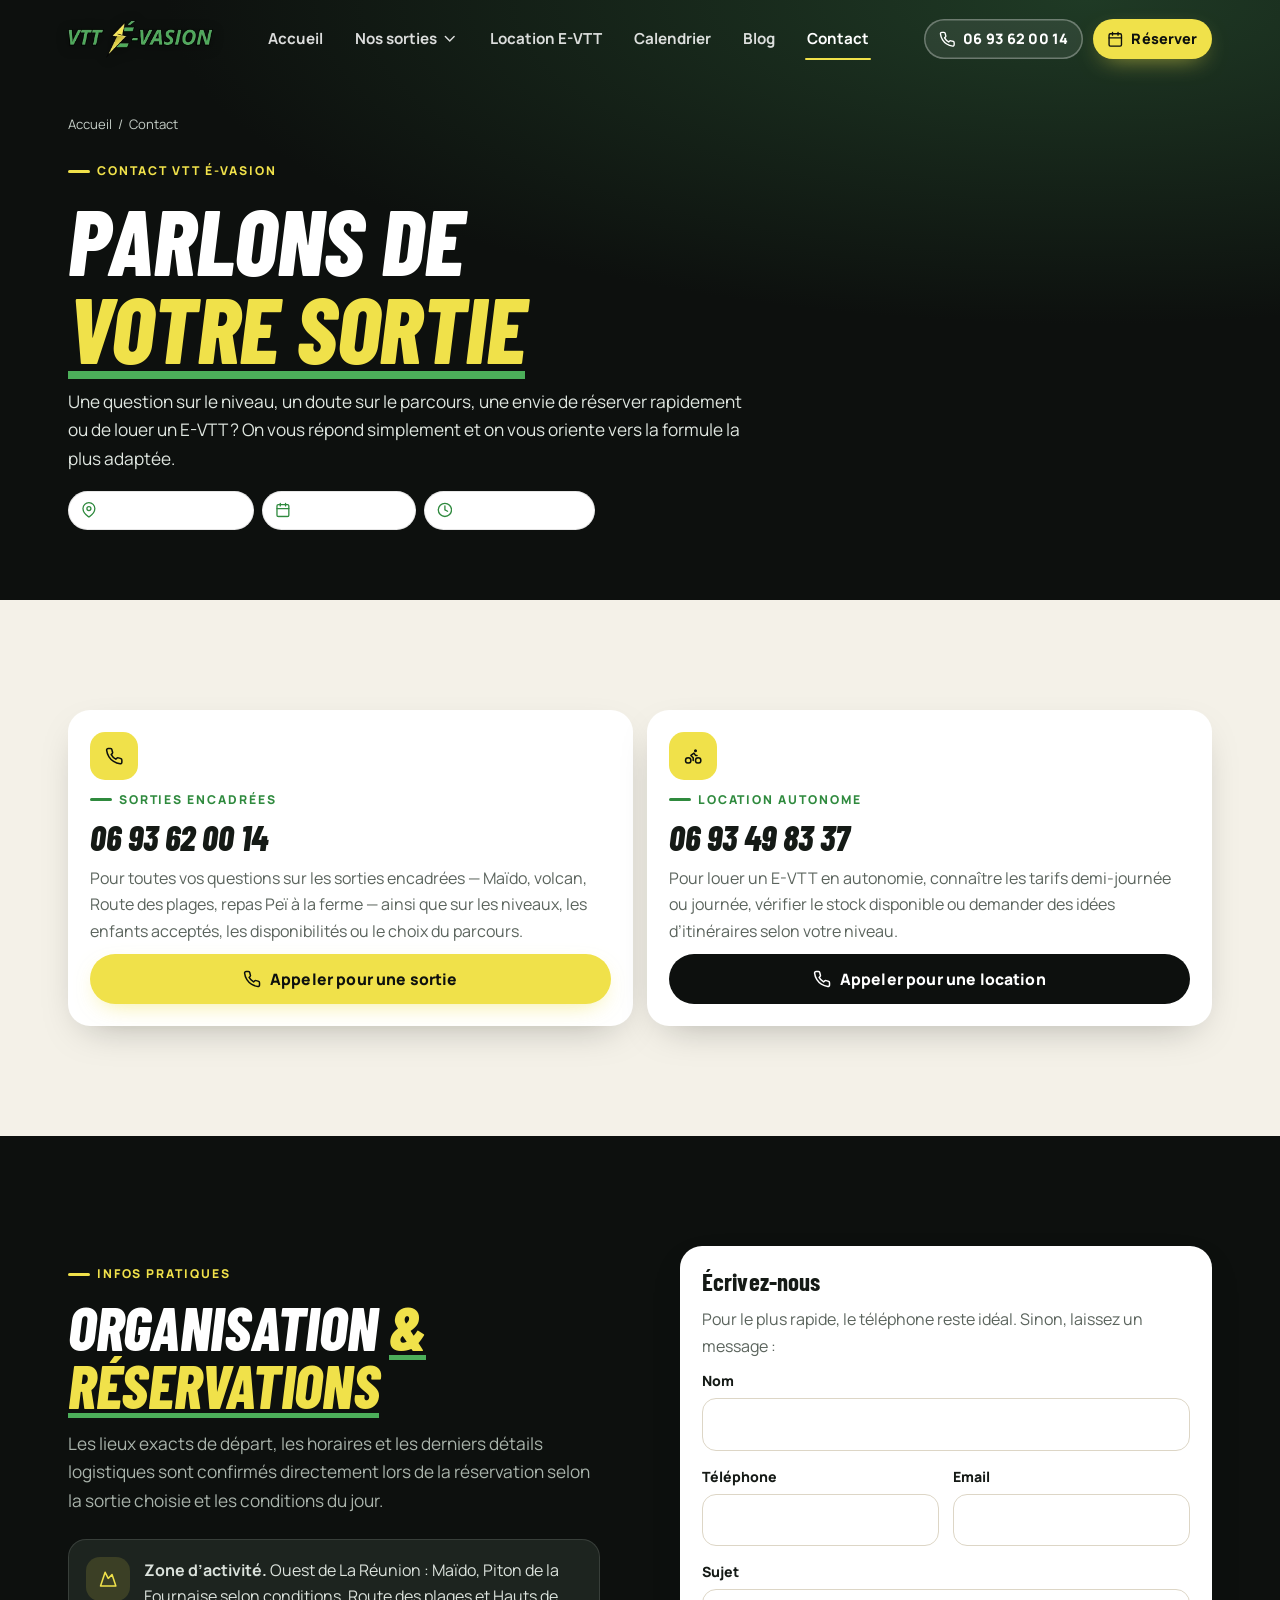
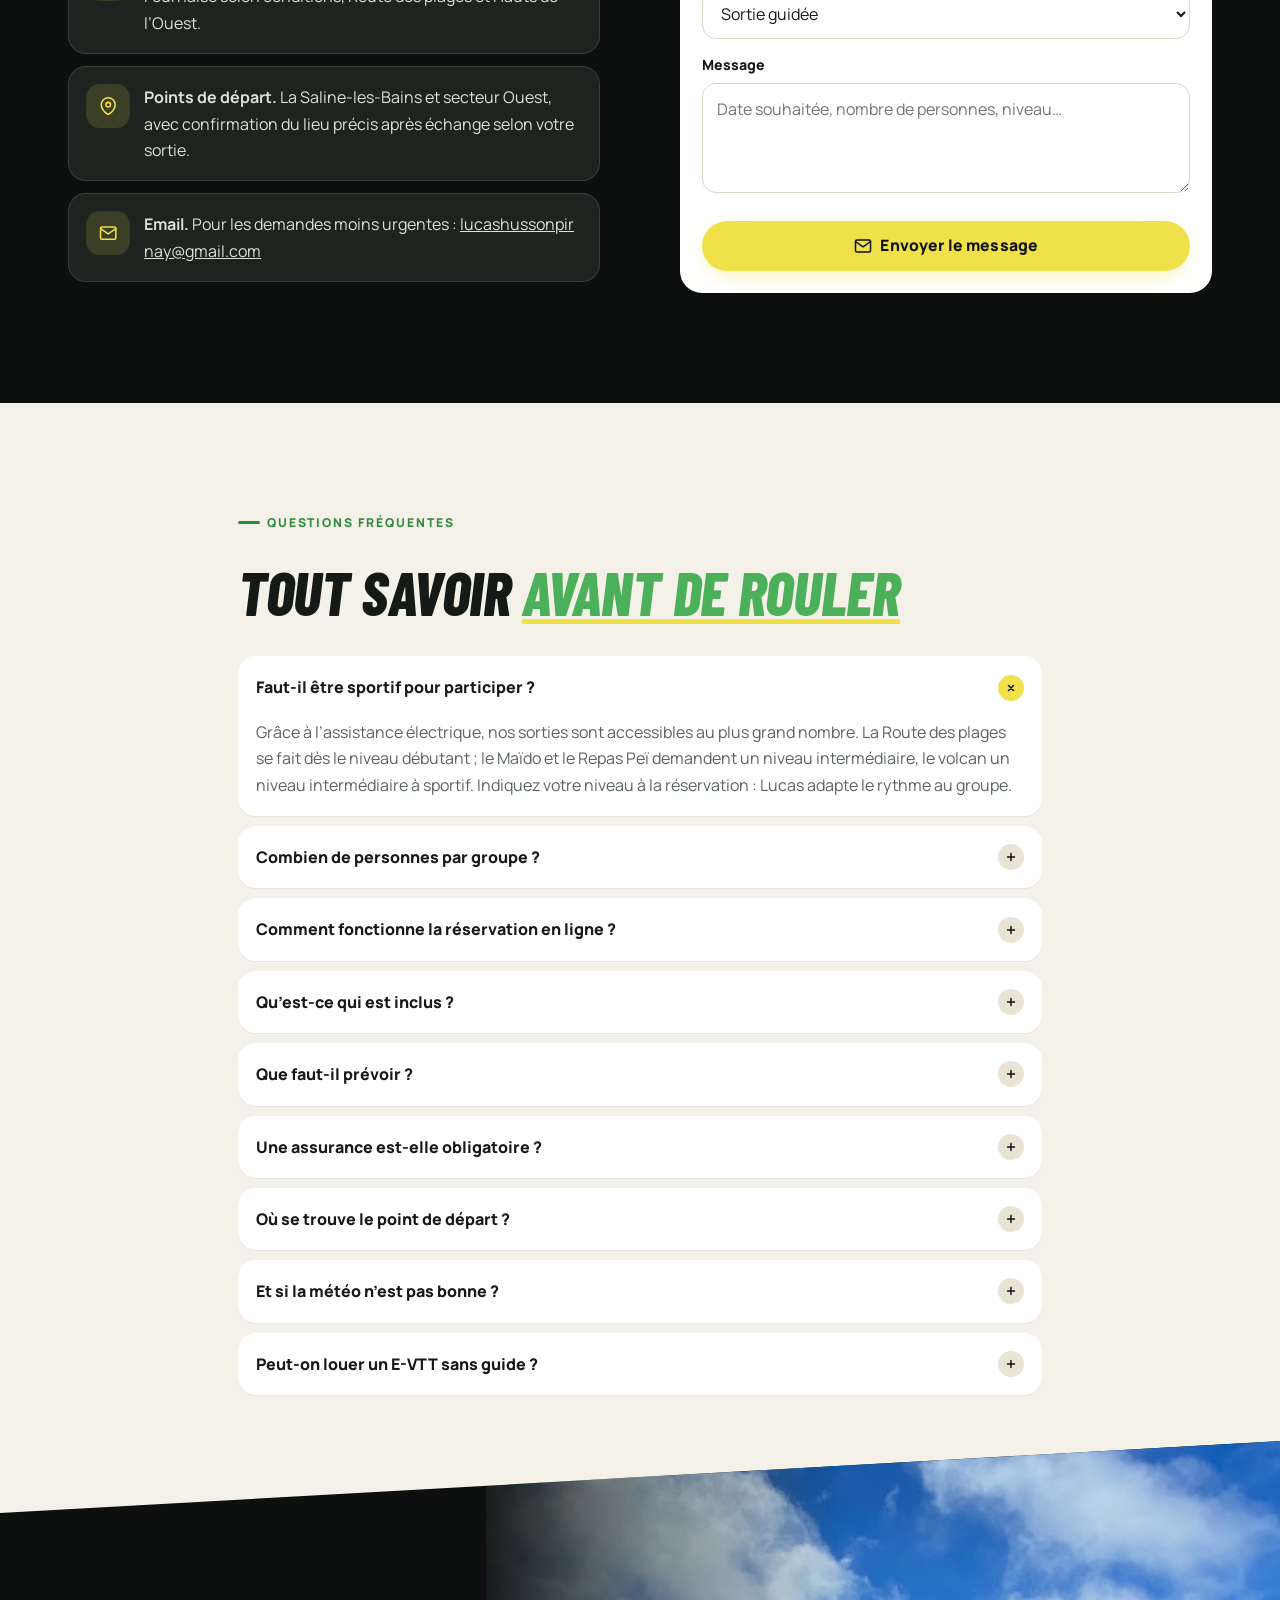
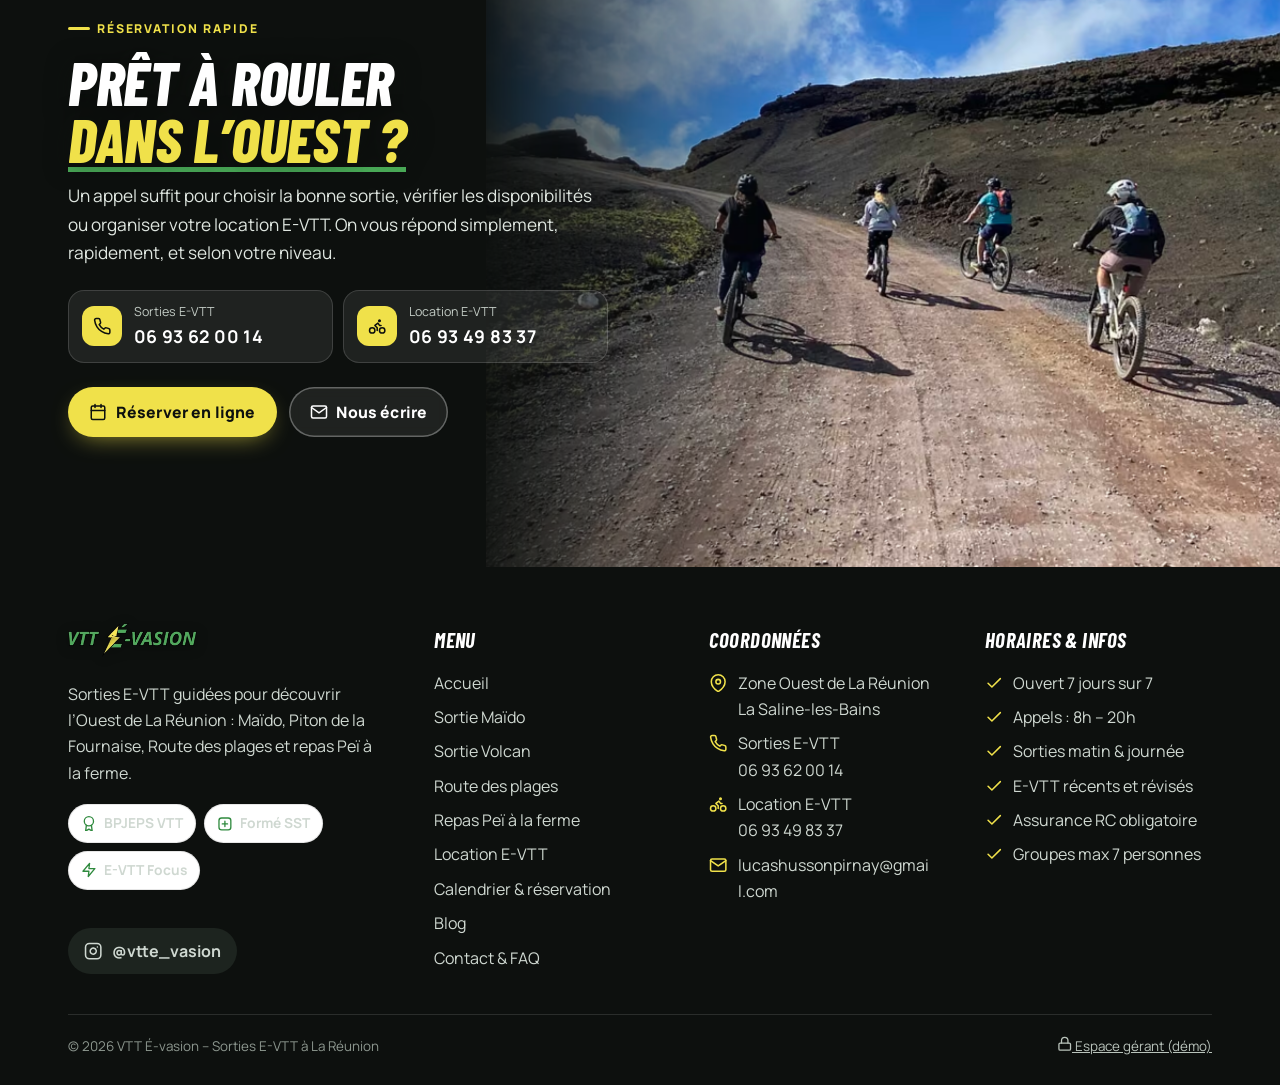
<file: contact.html>
<!doctype html>
<html lang="fr">
<head>
<meta charset="utf-8">
<meta name="viewport" content="width=device-width, initial-scale=1, viewport-fit=cover">
<title>Contact &amp; FAQ – VTT É-vasion, sorties et location E-VTT à La Réunion</title>
<meta name="description" content="Contactez VTT É-vasion : sorties E-VTT au 06 93 62 00 14, location E-VTT au 06 93 49 83 37, 7j/7 de 8h à 20h. Ouest de La Réunion, La Saline-les-Bains.">
<meta name="theme-color" content="#0d100e">
<link rel="icon" type="image/png" href="assets/img/favicon.png">
<link rel="apple-touch-icon" href="assets/img/icon-180.png">
<meta property="og:type" content="website">
<meta property="og:locale" content="fr_FR">
<meta property="og:site_name" content="VTT É-vasion">
<meta property="og:title" content="Contact &amp; FAQ – VTT É-vasion, sorties et location E-VTT à La Réunion">
<meta property="og:description" content="Contactez VTT É-vasion : sorties E-VTT au 06 93 62 00 14, location E-VTT au 06 93 49 83 37, 7j/7 de 8h à 20h. Ouest de La Réunion, La Saline-les-Bains.">
<meta property="og:image" content="assets/img/og-image.jpg">
<link rel="preconnect" href="https://fonts.googleapis.com">
<link rel="preconnect" href="https://fonts.gstatic.com" crossorigin>
<link href="https://fonts.googleapis.com/css2?family=Barlow+Condensed:ital,wght@0,700;1,700;1,800&family=Manrope:wght@400;500;600;700;800&display=swap" rel="stylesheet">
<link rel="stylesheet" href="assets/css/style.css?v=8a3c900a">
<script>(function(d){var r=matchMedia('(prefers-reduced-motion: reduce)').matches;if(!r){d.classList.add('js-motion');setTimeout(function(){if(!window.__motion)d.classList.remove('js-motion')},3000)}try{if(!r&&!sessionStorage.getItem('ve-intro')){d.classList.add('has-loader');setTimeout(function(){d.classList.remove('has-loader')},6000)}}catch(e){}})(document.documentElement)</script>
</head>
<body>
<a class="skip" href="#main">Aller au contenu</a>
<svg width="0" height="0" style="position:absolute" aria-hidden="true"><defs><symbol id="i-phone" viewBox="0 0 24 24"><path d="M22 16.92v3a2 2 0 0 1-2.18 2 19.79 19.79 0 0 1-8.63-3.07 19.5 19.5 0 0 1-6-6 19.79 19.79 0 0 1-3.07-8.67A2 2 0 0 1 4.11 2h3a2 2 0 0 1 2 1.72c.13.96.36 1.9.7 2.81a2 2 0 0 1-.45 2.11L8.09 9.91a16 16 0 0 0 6 6l1.27-1.27a2 2 0 0 1 2.11-.45c.91.34 1.85.57 2.81.7A2 2 0 0 1 22 16.92z"/></symbol><symbol id="i-cal" viewBox="0 0 24 24"><rect x="3" y="4" width="18" height="18" rx="2"/><path d="M16 2v4M8 2v4M3 10h18"/></symbol><symbol id="i-users" viewBox="0 0 24 24"><path d="M17 21v-2a4 4 0 0 0-4-4H5a4 4 0 0 0-4 4v2"/><circle cx="9" cy="7" r="4"/><path d="M23 21v-2a4 4 0 0 0-3-3.87M16 3.13a4 4 0 0 1 0 7.75"/></symbol><symbol id="i-user-plus" viewBox="0 0 24 24"><path d="M16 21v-2a4 4 0 0 0-4-4H5a4 4 0 0 0-4 4v2"/><circle cx="8.5" cy="7" r="4"/><path d="M20 8v6M23 11h-6"/></symbol><symbol id="i-clock" viewBox="0 0 24 24"><circle cx="12" cy="12" r="10"/><path d="M12 6v6l4 2"/></symbol><symbol id="i-euro" viewBox="0 0 24 24"><path d="M18.5 7.5A7 7 0 1 0 18.5 16.5M4 10.5h10M4 13.5h10"/></symbol><symbol id="i-mountain" viewBox="0 0 24 24"><path d="m8 3 4 8 5-5 5 15H2L8 3z"/></symbol><symbol id="i-bike" viewBox="0 0 24 24"><circle cx="5.5" cy="17.5" r="3.5"/><circle cx="18.5" cy="17.5" r="3.5"/><circle cx="15" cy="5" r="1"/><path d="M12 17.5V14l-3-3 4-3 2 3h2"/></symbol><symbol id="i-pin" viewBox="0 0 24 24"><path d="M21 10c0 7-9 13-9 13s-9-6-9-13a9 9 0 0 1 18 0z"/><circle cx="12" cy="10" r="3"/></symbol><symbol id="i-check" viewBox="0 0 24 24"><path d="M20 6 9 17l-5-5"/></symbol><symbol id="i-arrow" viewBox="0 0 24 24"><path d="M5 12h14M12 5l7 7-7 7"/></symbol><symbol id="i-menu" viewBox="0 0 24 24"><path d="M3 7h18M3 12h18M3 17h12"/></symbol><symbol id="i-x" viewBox="0 0 24 24"><path d="M18 6 6 18M6 6l12 12"/></symbol><symbol id="i-insta" viewBox="0 0 24 24"><rect x="2" y="2" width="20" height="20" rx="5"/><path d="M16 11.37A4 4 0 1 1 12.63 8 4 4 0 0 1 16 11.37zM17.5 6.5h.01"/></symbol><symbol id="i-mail" viewBox="0 0 24 24"><path d="M4 4h16c1.1 0 2 .9 2 2v12c0 1.1-.9 2-2 2H4c-1.1 0-2-.9-2-2V6c0-1.1.9-2 2-2z"/><path d="m22 6-10 7L2 6"/></symbol><symbol id="i-bolt" viewBox="0 0 24 24"><path d="M13 2 3 14h9l-1 8 10-12h-9l1-8z"/></symbol><symbol id="i-shield" viewBox="0 0 24 24"><path d="M12 22s8-4 8-10V5l-8-3-8 3v7c0 6 8 10 8 10z"/></symbol><symbol id="i-bag" viewBox="0 0 24 24"><path d="M4 10a4 4 0 0 1 4-4h8a4 4 0 0 1 4 4v10a2 2 0 0 1-2 2H6a2 2 0 0 1-2-2z"/><path d="M8 10h8M8 15h8M9 6V4a1 1 0 0 1 1-1h4a1 1 0 0 1 1 1v2"/></symbol><symbol id="i-star" viewBox="0 0 24 24"><path d="m12 2 3.09 6.26L22 9.27l-5 4.87 1.18 6.88L12 17.77l-6.18 3.25L7 14.14 2 9.27l6.91-1.01L12 2z"/></symbol><symbol id="i-chev-down" viewBox="0 0 24 24"><path d="m6 9 6 6 6-6"/></symbol><symbol id="i-chev-left" viewBox="0 0 24 24"><path d="m15 18-6-6 6-6"/></symbol><symbol id="i-chev-right" viewBox="0 0 24 24"><path d="m9 18 6-6-6-6"/></symbol><symbol id="i-info" viewBox="0 0 24 24"><circle cx="12" cy="12" r="10"/><path d="M12 16v-4M12 8h.01"/></symbol><symbol id="i-share" viewBox="0 0 24 24"><circle cx="18" cy="5" r="3"/><circle cx="6" cy="12" r="3"/><circle cx="18" cy="19" r="3"/><path d="m8.59 13.51 6.83 3.98M15.41 6.51l-6.82 3.98"/></symbol><symbol id="i-sun" viewBox="0 0 24 24"><circle cx="12" cy="12" r="4"/><path d="M12 2v2M12 20v2M4.93 4.93l1.41 1.41M17.66 17.66l1.41 1.41M2 12h2M20 12h2M6.34 17.66l-1.41 1.41M19.07 4.93l-1.41 1.41"/></symbol><symbol id="i-sunrise" viewBox="0 0 24 24"><path d="M17 18a5 5 0 0 0-10 0M12 2v7M4.22 10.22l1.42 1.42M1 18h2M21 18h2M18.36 11.64l1.42-1.42M23 22H1M8 6l4-4 4 4"/></symbol><symbol id="i-flame" viewBox="0 0 24 24"><path d="M8.5 14.5A2.5 2.5 0 0 0 11 12c0-1.38-.5-2-1-3-1.07-2.14-.22-4.05 2-6 .5 2.5 2 4.9 4 6.5 2 1.6 3 3.5 3 5.5a7 7 0 1 1-14 0c0-1.15.43-2.29 1-3a2.5 2.5 0 0 0 2.5 2.5z"/></symbol><symbol id="i-leaf" viewBox="0 0 24 24"><path d="M11 20A7 7 0 0 1 9.8 6.1C15.5 5 17 4.48 19 2c1 2 2 4.18 2 8 0 5.5-4.78 10-10 10z"/><path d="M2 21c0-3 1.85-5.36 5.08-6C9.5 14.52 12 13 13 12"/></symbol><symbol id="i-map" viewBox="0 0 24 24"><path d="m1 6 7-4 8 4 7-4v16l-7 4-8-4-7 4z"/><path d="M8 2v16M16 6v16"/></symbol><symbol id="i-wave" viewBox="0 0 24 24"><path d="M2 7c.6.5 1.2 1 2.5 1 2.5 0 2.5-2 5-2 2.6 0 2.4 2 5 2 2.5 0 2.5-2 5-2 1.3 0 1.9.5 2.5 1M2 13c.6.5 1.2 1 2.5 1 2.5 0 2.5-2 5-2 2.6 0 2.4 2 5 2 2.5 0 2.5-2 5-2 1.3 0 1.9.5 2.5 1M2 19c.6.5 1.2 1 2.5 1 2.5 0 2.5-2 5-2 2.6 0 2.4 2 5 2 2.5 0 2.5-2 5-2 1.3 0 1.9.5 2.5 1"/></symbol><symbol id="i-plus" viewBox="0 0 24 24"><path d="M12 5v14M5 12h14"/></symbol><symbol id="i-minus" viewBox="0 0 24 24"><path d="M5 12h14"/></symbol><symbol id="i-bell" viewBox="0 0 24 24"><path d="M18 8A6 6 0 0 0 6 8c0 7-3 9-3 9h18s-3-2-3-9M13.73 21a2 2 0 0 1-3.46 0"/></symbol><symbol id="i-sliders" viewBox="0 0 24 24"><path d="M4 21v-7M4 10V3M12 21v-9M12 8V3M20 21v-5M20 12V3M1 14h6M9 8h6M17 16h6"/></symbol><symbol id="i-list" viewBox="0 0 24 24"><path d="M8 6h13M8 12h13M8 18h13M3 6h.01M3 12h.01M3 18h.01"/></symbol><symbol id="i-alert" viewBox="0 0 24 24"><path d="M10.29 3.86 1.82 18a2 2 0 0 0 1.71 3h16.94a2 2 0 0 0 1.71-3L13.71 3.86a2 2 0 0 0-3.42 0z"/><path d="M12 9v4M12 17h.01"/></symbol><symbol id="i-msg" viewBox="0 0 24 24"><path d="M21 15a2 2 0 0 1-2 2H7l-4 4V5a2 2 0 0 1 2-2h14a2 2 0 0 1 2 2z"/></symbol><symbol id="i-award" viewBox="0 0 24 24"><circle cx="12" cy="8" r="7"/><path d="M8.21 13.89 7 23l5-3 5 3-1.21-9.12"/></symbol><symbol id="i-cross" viewBox="0 0 24 24"><rect x="3" y="3" width="18" height="18" rx="4"/><path d="M12 8v8M8 12h8"/></symbol><symbol id="i-utensils" viewBox="0 0 24 24"><path d="M3 2v7c0 1.1.9 2 2 2h4a2 2 0 0 0 2-2V2M7 2v20M21 15V2a5 5 0 0 0-5 5v6c0 1.1.9 2 2 2h3zm0 0v7"/></symbol><symbol id="i-camera" viewBox="0 0 24 24"><path d="M23 19a2 2 0 0 1-2 2H3a2 2 0 0 1-2-2V8a2 2 0 0 1 2-2h4l2-3h6l2 3h4a2 2 0 0 1 2 2z"/><circle cx="12" cy="13" r="4"/></symbol><symbol id="i-home" viewBox="0 0 24 24"><path d="m3 9 9-7 9 7v11a2 2 0 0 1-2 2H5a2 2 0 0 1-2-2z"/><path d="M9 22V12h6v10"/></symbol><symbol id="i-lock" viewBox="0 0 24 24"><rect x="3" y="11" width="18" height="11" rx="2"/><path d="M7 11V7a5 5 0 0 1 10 0v4"/></symbol><symbol id="i-refresh" viewBox="0 0 24 24"><path d="M23 4v6h-6M1 20v-6h6"/><path d="M3.51 9a9 9 0 0 1 14.85-3.36L23 10M1 14l4.64 4.36A9 9 0 0 0 20.49 15"/></symbol><symbol id="i-copy" viewBox="0 0 24 24"><rect x="9" y="9" width="13" height="13" rx="2"/><path d="M5 15H4a2 2 0 0 1-2-2V4a2 2 0 0 1 2-2h9a2 2 0 0 1 2 2v1"/></symbol><symbol id="i-van" viewBox="0 0 24 24"><path d="M1 4h14v12H1zM15 8h4l4 4v4h-8z"/><circle cx="5.5" cy="18.5" r="2.5"/><circle cx="18.5" cy="18.5" r="2.5"/></symbol><symbol id="i-phonebox" viewBox="0 0 24 24"><rect x="5" y="2" width="14" height="20" rx="2"/><path d="M12 18h.01"/></symbol><symbol id="i-trash" viewBox="0 0 24 24"><path d="M3 6h18M19 6v14a2 2 0 0 1-2 2H7a2 2 0 0 1-2-2V6m3 0V4a2 2 0 0 1 2-2h4a2 2 0 0 1 2 2v2"/></symbol><symbol id="i-ext" viewBox="0 0 24 24"><path d="M18 13v6a2 2 0 0 1-2 2H5a2 2 0 0 1-2-2V8a2 2 0 0 1 2-2h6M15 3h6v6M10 14 21 3"/></symbol></defs></svg>
<div class="loader" aria-hidden="true" data-loader>
  <div class="ld-inner">
    <svg class="ld-bolt" viewBox="0 0 24 24"><path d="M13 2 3 14h9l-1 8 10-12h-9l1-8z"/></svg>
    <img class="ld-logo" src="assets/img/logo.webp" width="483" height="127" alt="">
    <div class="ld-track" data-loader-track><i></i><span class="ld-bike"><svg class="i"><use href="#i-bike"/></svg></span></div>
    <p class="ld-txt">L’île intense arrive…</p>
  </div>
</div>
<header class="site-header" data-header>
  <div class="container bar">
    <a class="brand" href="index.html" aria-label="VTT É-vasion, accueil"><img src="assets/img/logo.webp" width="483" height="127" alt="VTT É-vasion"></a>
    <nav class="nav-desktop" aria-label="Navigation principale">
      <a href="index.html">Accueil</a>
      <div class="has-sub">
        <button type="button" aria-haspopup="true">Nos sorties <svg class="i" aria-hidden="true"><use href="#i-chev-down"/></svg></button>
        <div class="sub"><a href="sortie-maido.html">Sortie Maïdo <small>95 €</small></a><a href="sortie-volcan.html">Sortie Volcan <small>110 €</small></a><a href="sortie-route-des-plages.html">Route des plages <small>39 €</small></a><a href="sortie-repas-pei.html">Repas Peï à la ferme <small>100 €</small></a></div>
      </div>
      <a href="location-e-vtt.html">Location E-VTT</a>
      <a href="reserver.html">Calendrier</a>
      <a href="blog.html">Blog</a>
      <a href="contact.html" aria-current="page">Contact</a>
    </nav>
    <div class="header-cta">
      <a class="btn btn-ghost btn-sm" href="tel:+262693620014"><svg class="i" aria-hidden="true"><use href="#i-phone"/></svg> 06 93 62 00 14</a>
      <a class="btn btn-volt btn-sm" href="reserver.html"><svg class="i" aria-hidden="true"><use href="#i-cal"/></svg> Réserver</a>
    </div>
    <button class="burger" type="button" aria-label="Ouvrir le menu" aria-expanded="false" aria-controls="menu" data-menu-open><svg class="i" aria-hidden="true"><use href="#i-menu"/></svg></button>
  </div>
</header>
<div class="menu" id="menu" role="dialog" aria-modal="true" aria-label="Menu" data-menu>
  <div class="bar">
    <a class="brand" href="index.html"><img src="assets/img/logo.webp" width="483" height="127" alt="VTT É-vasion"></a>
    <button class="burger" type="button" aria-label="Fermer le menu" data-menu-close><svg class="i" aria-hidden="true"><use href="#i-x"/></svg></button>
  </div>
  <nav aria-label="Menu mobile">
    <a href="index.html">Accueil</a>
    <a class="sub-link" href="sortie-maido.html">Sortie Maïdo <small>95 €</small></a>
    <a class="sub-link" href="sortie-volcan.html">Sortie Volcan <small>110 €</small></a>
    <a class="sub-link" href="sortie-route-des-plages.html">Route des plages <small>39 €</small></a>
    <a class="sub-link" href="sortie-repas-pei.html">Repas Peï à la ferme <small>100 €</small></a>
    <a href="location-e-vtt.html">Location E-VTT <small>dès 59 €</small></a>
    <a href="reserver.html">Calendrier <small>réserver</small></a>
    <a href="blog.html">Blog</a>
    <a href="contact.html">Contact</a>
  </nav>
  <div class="menu-foot">
    <a class="btn btn-volt" href="reserver.html"><svg class="i" aria-hidden="true"><use href="#i-cal"/></svg> Réserver une sortie</a>
    <a class="btn btn-ghost" href="tel:+262693620014"><svg class="i" aria-hidden="true"><use href="#i-phone"/></svg> Sorties · 06 93 62 00 14</a>
    <a class="btn btn-ghost" href="tel:+262693498337"><svg class="i" aria-hidden="true"><use href="#i-bike"/></svg> Location · 06 93 49 83 37</a>
  </div>
</div>
<main id="main">

<section class="page-hero compact">
  <div class="container inner">
    <nav class="crumbs" aria-label="Fil d’Ariane"><a href="index.html">Accueil</a> / <span>Contact</span></nav>
    <span class="eyebrow">Contact VTT É-vasion</span>
    <h1>Parlons de <span class="hl">votre sortie</span></h1>
    <p class="lead">Une question sur le niveau, un doute sur le parcours, une envie de réserver rapidement ou de louer un E-VTT ? On vous répond simplement et on vous oriente vers la formule la plus adaptée.</p>
    <div class="chips"><span class="chip"><svg class="i" aria-hidden="true"><use href="#i-pin"/></svg> Ouest de La Réunion</span><span class="chip"><svg class="i" aria-hidden="true"><use href="#i-cal"/></svg> Disponibles 7j/7</span><span class="chip"><svg class="i" aria-hidden="true"><use href="#i-clock"/></svg> Appels de 8h à 20h</span></div>
  </div>
</section>

<section class="section">
  <div class="container">
    <div class="contact-cards">
      <div class="contact-card reveal">
        <span class="ic"><svg class="i" aria-hidden="true"><use href="#i-phone"/></svg></span>
        <span class="eyebrow" style="margin:0">Sorties encadrées</span>
        <a class="num" href="tel:+262693620014">06 93 62 00 14</a>
        <p>Pour toutes vos questions sur les sorties encadrées — Maïdo, volcan, Route des plages, repas Peï à la ferme — ainsi que sur les niveaux, les enfants acceptés, les disponibilités ou le choix du parcours.</p>
        <a class="btn btn-volt" href="tel:+262693620014"><svg class="i" aria-hidden="true"><use href="#i-phone"/></svg> Appeler pour une sortie</a>
      </div>
      <div class="contact-card reveal">
        <span class="ic"><svg class="i" aria-hidden="true"><use href="#i-bike"/></svg></span>
        <span class="eyebrow" style="margin:0">Location autonome</span>
        <a class="num" href="tel:+262693498337">06 93 49 83 37</a>
        <p>Pour louer un E-VTT en autonomie, connaître les tarifs demi-journée ou journée, vérifier le stock disponible ou demander des idées d’itinéraires selon votre niveau.</p>
        <a class="btn btn-dark" href="tel:+262693498337"><svg class="i" aria-hidden="true"><use href="#i-phone"/></svg> Appeler pour une location</a>
      </div>
    </div>
  </div>
</section>

<section class="section dark">
  <div class="container split">
    <div>
      <span class="eyebrow">Infos pratiques</span>
      <h2>Organisation <span class="hl">& réservations</span></h2>
      <p class="lead" style="margin-top:16px">Les lieux exacts de départ, les horaires et les derniers détails logistiques sont confirmés directement lors de la réservation selon la sortie choisie et les conditions du jour.</p>
      <div class="highlights" style="grid-template-columns:1fr;margin-top:24px">
        <div class="hl-card"><span class="ic"><svg class="i" aria-hidden="true"><use href="#i-mountain"/></svg></span><p><b>Zone d’activité.</b> Ouest de La Réunion : Maïdo, Piton de la Fournaise selon conditions, Route des plages et Hauts de l’Ouest.</p></div>
        <div class="hl-card"><span class="ic"><svg class="i" aria-hidden="true"><use href="#i-pin"/></svg></span><p><b>Points de départ.</b> La Saline-les-Bains et secteur Ouest, avec confirmation du lieu précis après échange selon votre sortie.</p></div>
        <div class="hl-card"><span class="ic"><svg class="i" aria-hidden="true"><use href="#i-mail"/></svg></span><p><b>Email.</b> Pour les demandes moins urgentes : <a href="mailto:lucashussonpirnay@gmail.com" style="word-break:break-all">lucashussonpirnay@gmail.com</a></p></div>
      </div>
    </div>
    <div>
      <div class="sheet-card" style="color:var(--text)">
        <h3>Écrivez-nous</h3>
        <p style="color:var(--muted);margin:0 0 6px">Pour le plus rapide, le téléphone reste idéal. Sinon, laissez un message :</p>
        <form class="form" data-mailto="lucashussonpirnay@gmail.com">
          <div class="field"><label for="c-name">Nom</label><input id="c-name" name="name" autocomplete="name" required></div>
          <div class="two">
            <div class="field"><label for="c-tel">Téléphone</label><input id="c-tel" name="phone" type="tel" autocomplete="tel" inputmode="tel"></div>
            <div class="field"><label for="c-mail">Email</label><input id="c-mail" name="email" type="email" autocomplete="email"></div>
          </div>
          <div class="field"><label for="c-sub">Sujet</label><select id="c-sub" name="subject"><option>Sortie guidée</option><option>Location E-VTT</option><option>Sortie personnalisée / team-building</option><option>Autre question</option></select></div>
          <div class="field"><label for="c-msg">Message</label><textarea id="c-msg" name="message" required placeholder="Date souhaitée, nombre de personnes, niveau…"></textarea></div>
          <button class="btn btn-volt btn-block" type="submit"><svg class="i" aria-hidden="true"><use href="#i-mail"/></svg> Envoyer le message</button>
        </form>
      </div>
    </div>
  </div>
</section>

<section class="section" id="faq">
  <div class="container" style="max-width:860px">
    <div class="section-head"><span class="eyebrow">Questions fréquentes</span><h2>Tout savoir <span class="hl">avant de rouler</span></h2></div>
    <div class="faq">
      <details open><summary>Faut-il être sportif pour participer ?</summary><p>Grâce à l’assistance électrique, nos sorties sont accessibles au plus grand nombre. La Route des plages se fait dès le niveau débutant ; le Maïdo et le Repas Peï demandent un niveau intermédiaire, le volcan un niveau intermédiaire à sportif. Indiquez votre niveau à la réservation : Lucas adapte le rythme au groupe.</p></details>
      <details><summary>Combien de personnes par groupe ?</summary><p>Les groupes sont limités à 7 personnes pour plus de sécurité et de convivialité. Chaque sortie a aussi un minimum de participants : si vous êtes moins nombreux, proposez quand même votre date, votre groupe reste ouvert dans le calendrier pour que d’autres riders le complètent.</p></details>
      <details><summary>Comment fonctionne la réservation en ligne ?</summary><p>Choisissez une sortie et une date dans le calendrier, ou rejoignez un groupe déjà ouvert, puis envoyez votre demande. Lucas la reçoit sur son téléphone, la valide et vous recontacte pour confirmer. Vous pouvez aussi réserver par téléphone, 7j/7 de 8h à 20h.</p></details>
      <details><summary>Qu’est-ce qui est inclus ?</summary><p>E-VTT récent (Focus), casque, gants et encadrement professionnel. Les sorties Maïdo et volcan incluent une petite collation, la sortie Maïdo la montée en navette, et la journée Repas Peï le repas à la ferme.</p></details>
      <details><summary>Que faut-il prévoir ?</summary><p>De l’eau (au moins 1,5 L pour le volcan), une protection solaire, des lunettes, une tenue de sport et des chaussures fermées. Pour le volcan et les Hauts, ajoutez un coupe-vent ou une petite polaire.</p></details>
      <details><summary>Une assurance est-elle obligatoire ?</summary><p>Oui : une assurance Responsabilité Civile pour les activités de plein air est obligatoire pour participer aux sorties.</p></details>
      <details><summary>Où se trouve le point de départ ?</summary><p>Dans l’Ouest de La Réunion, à La Saline-les-Bains et secteur Ouest. Le lieu précis et l’horaire sont confirmés lors de la réservation (la sortie Maïdo part à 8h30).</p></details>
      <details><summary>Et si la météo n’est pas bonne ?</summary><p>Les itinéraires sont ajustés selon la météo et les conditions d’accès, notamment au volcan et dans les Hauts.</p></details>
      <details><summary>Peut-on louer un E-VTT sans guide ?</summary><p>Oui : 59 € la demi-journée, 79 € la journée, ou 69 € par vélo à la journée dès 3 vélos. Casque, gants et conseils d’itinéraires inclus, départ depuis La Saline-les-Bains.</p></details>
    </div>
  </div>
</section>

<section class="final-cta">
  <div class="fc-media" aria-hidden="true"><picture><source type="image/avif" srcset="assets/img/volcan-groupe-piste-480.avif 480w, assets/img/volcan-groupe-piste-720.avif 720w, assets/img/volcan-groupe-piste-960.avif 960w, assets/img/volcan-groupe-piste-1600.avif 1600w, assets/img/volcan-groupe-piste-2400.avif 2400w" sizes="(min-width:1024px) 62vw, 100vw"><img src="assets/img/volcan-groupe-piste-960.webp" srcset="assets/img/volcan-groupe-piste-480.webp 480w, assets/img/volcan-groupe-piste-720.webp 720w, assets/img/volcan-groupe-piste-960.webp 960w, assets/img/volcan-groupe-piste-1600.webp 1600w, assets/img/volcan-groupe-piste-2400.webp 2400w" sizes="(min-width:1024px) 62vw, 100vw" width="2560" height="1920" alt="" loading="lazy" decoding="async" style="background-image:url([data-uri])"></picture></div>
  <div class="container fc-inner">
    <div class="fc-text">
      <span class="eyebrow">Réservation rapide</span>
      <h2>Prêt à rouler <span class="hl">dans l’Ouest ?</span></h2>
      <p class="lead">Un appel suffit pour choisir la bonne sortie, vérifier les disponibilités ou organiser votre location E-VTT. On vous répond simplement, rapidement, et selon votre niveau.</p>
      <div class="cta-phones">
  <a class="phone-line" href="tel:+262693620014"><span class="ic"><svg class="i" aria-hidden="true"><use href="#i-phone"/></svg></span><span><small>Sorties E-VTT</small><b>06 93 62 00 14</b></span></a>
  <a class="phone-line" href="tel:+262693498337"><span class="ic"><svg class="i" aria-hidden="true"><use href="#i-bike"/></svg></span><span><small>Location E-VTT</small><b>06 93 49 83 37</b></span></a>
</div>
      <div class="btn-row"><a class="btn btn-volt" href="reserver.html"><svg class="i" aria-hidden="true"><use href="#i-cal"/></svg> Réserver en ligne</a><a class="btn btn-ghost" href="contact.html"><svg class="i" aria-hidden="true"><use href="#i-mail"/></svg> Nous écrire</a></div>
    </div>
  </div>
</section>

</main>
<footer class="site-footer">
  <div class="container">
    <div class="foot-grid">
      <div>
        <a class="brand" href="index.html"><img src="assets/img/logo.webp" width="483" height="127" alt="VTT É-vasion" loading="lazy"></a>
        <p style="margin-top:16px">Sorties E-VTT guidées pour découvrir l’Ouest de La Réunion : Maïdo, Piton de la Fournaise, Route des plages et repas Peï à la ferme.</p>
        <div class="chips"><span class="chip"><svg class="i" aria-hidden="true"><use href="#i-award"/></svg> BPJEPS VTT</span><span class="chip"><svg class="i" aria-hidden="true"><use href="#i-cross"/></svg> Formé SST</span><span class="chip"><svg class="i" aria-hidden="true"><use href="#i-bolt"/></svg> E-VTT Focus</span></div>
        <a class="social" href="https://www.instagram.com/vtte_vasion/" target="_blank" rel="noopener"><svg class="i" aria-hidden="true"><use href="#i-insta"/></svg> @vtte_vasion</a>
      </div>
      <div>
        <h4>Menu</h4>
        <ul class="foot-list">
          <li><a href="index.html">Accueil</a></li>
          <li><a href="sortie-maido.html">Sortie Maïdo</a></li><li><a href="sortie-volcan.html">Sortie Volcan</a></li><li><a href="sortie-route-des-plages.html">Route des plages</a></li><li><a href="sortie-repas-pei.html">Repas Peï à la ferme</a></li>
          <li><a href="location-e-vtt.html">Location E-VTT</a></li>
          <li><a href="reserver.html">Calendrier & réservation</a></li>
          <li><a href="blog.html">Blog</a></li>
          <li><a href="contact.html">Contact & FAQ</a></li>
        </ul>
      </div>
      <div>
        <h4>Coordonnées</h4>
        <ul class="foot-list">
          <li><svg class="i" aria-hidden="true"><use href="#i-pin"/></svg><span>Zone Ouest de La Réunion<br>La Saline-les-Bains</span></li>
          <li><svg class="i" aria-hidden="true"><use href="#i-phone"/></svg><span>Sorties E-VTT<br><a href="tel:+262693620014">06 93 62 00 14</a></span></li>
          <li><svg class="i" aria-hidden="true"><use href="#i-bike"/></svg><span>Location E-VTT<br><a href="tel:+262693498337">06 93 49 83 37</a></span></li>
          <li><svg class="i" aria-hidden="true"><use href="#i-mail"/></svg><a href="mailto:lucashussonpirnay@gmail.com" style="word-break:break-all">lucashussonpirnay@gmail.com</a></li>
        </ul>
      </div>
      <div>
        <h4>Horaires & infos</h4>
        <ul class="foot-list">
          <li><svg class="i" aria-hidden="true"><use href="#i-check"/></svg>Ouvert 7 jours sur 7</li>
          <li><svg class="i" aria-hidden="true"><use href="#i-check"/></svg>Appels : 8h – 20h</li>
          <li><svg class="i" aria-hidden="true"><use href="#i-check"/></svg>Sorties matin & journée</li>
          <li><svg class="i" aria-hidden="true"><use href="#i-check"/></svg>E-VTT récents et révisés</li>
          <li><svg class="i" aria-hidden="true"><use href="#i-check"/></svg>Assurance RC obligatoire</li>
          <li><svg class="i" aria-hidden="true"><use href="#i-check"/></svg>Groupes max 7 personnes</li>
        </ul>
      </div>
    </div>
    <div class="foot-bottom">
      <span>© 2026 VTT É-vasion – Sorties E-VTT à La Réunion</span>
      <a href="gerant.html"><svg class="i" aria-hidden="true"><use href="#i-lock"/></svg> Espace gérant (démo)</a>
    </div>
  </div>
</footer>
<div class="mobile-bar">
  <a class="btn btn-ghost" href="tel:+262693620014"><svg class="i" aria-hidden="true"><use href="#i-phone"/></svg> Appeler</a>
  <a class="btn btn-volt" href="reserver.html"><svg class="i" aria-hidden="true"><use href="#i-cal"/></svg> Réserver</a>
</div>
<div class="lightbox" data-lightbox role="dialog" aria-modal="true" aria-label="Photo agrandie" hidden>
  <button class="lb-btn lb-close" type="button" data-lb-close aria-label="Fermer"><svg class="i" aria-hidden="true"><use href="#i-x"/></svg></button>
  <button class="lb-btn lb-prev" type="button" data-lb-prev aria-label="Photo précédente"><svg class="i" aria-hidden="true"><use href="#i-chev-left"/></svg></button>
  <figure><img alt=""><figcaption></figcaption></figure>
  <button class="lb-btn lb-next" type="button" data-lb-next aria-label="Photo suivante"><svg class="i" aria-hidden="true"><use href="#i-chev-right"/></svg></button>
</div>
<script src="assets/js/data.js?v=3d46b8d7"></script>
<script src="assets/js/store.js?v=19b1332c"></script>
<script src="assets/js/site.js?v=efa81a24"></script>
<script src="assets/js/motion.js?v=9841bde2"></script>

</body>
</html>
</file>
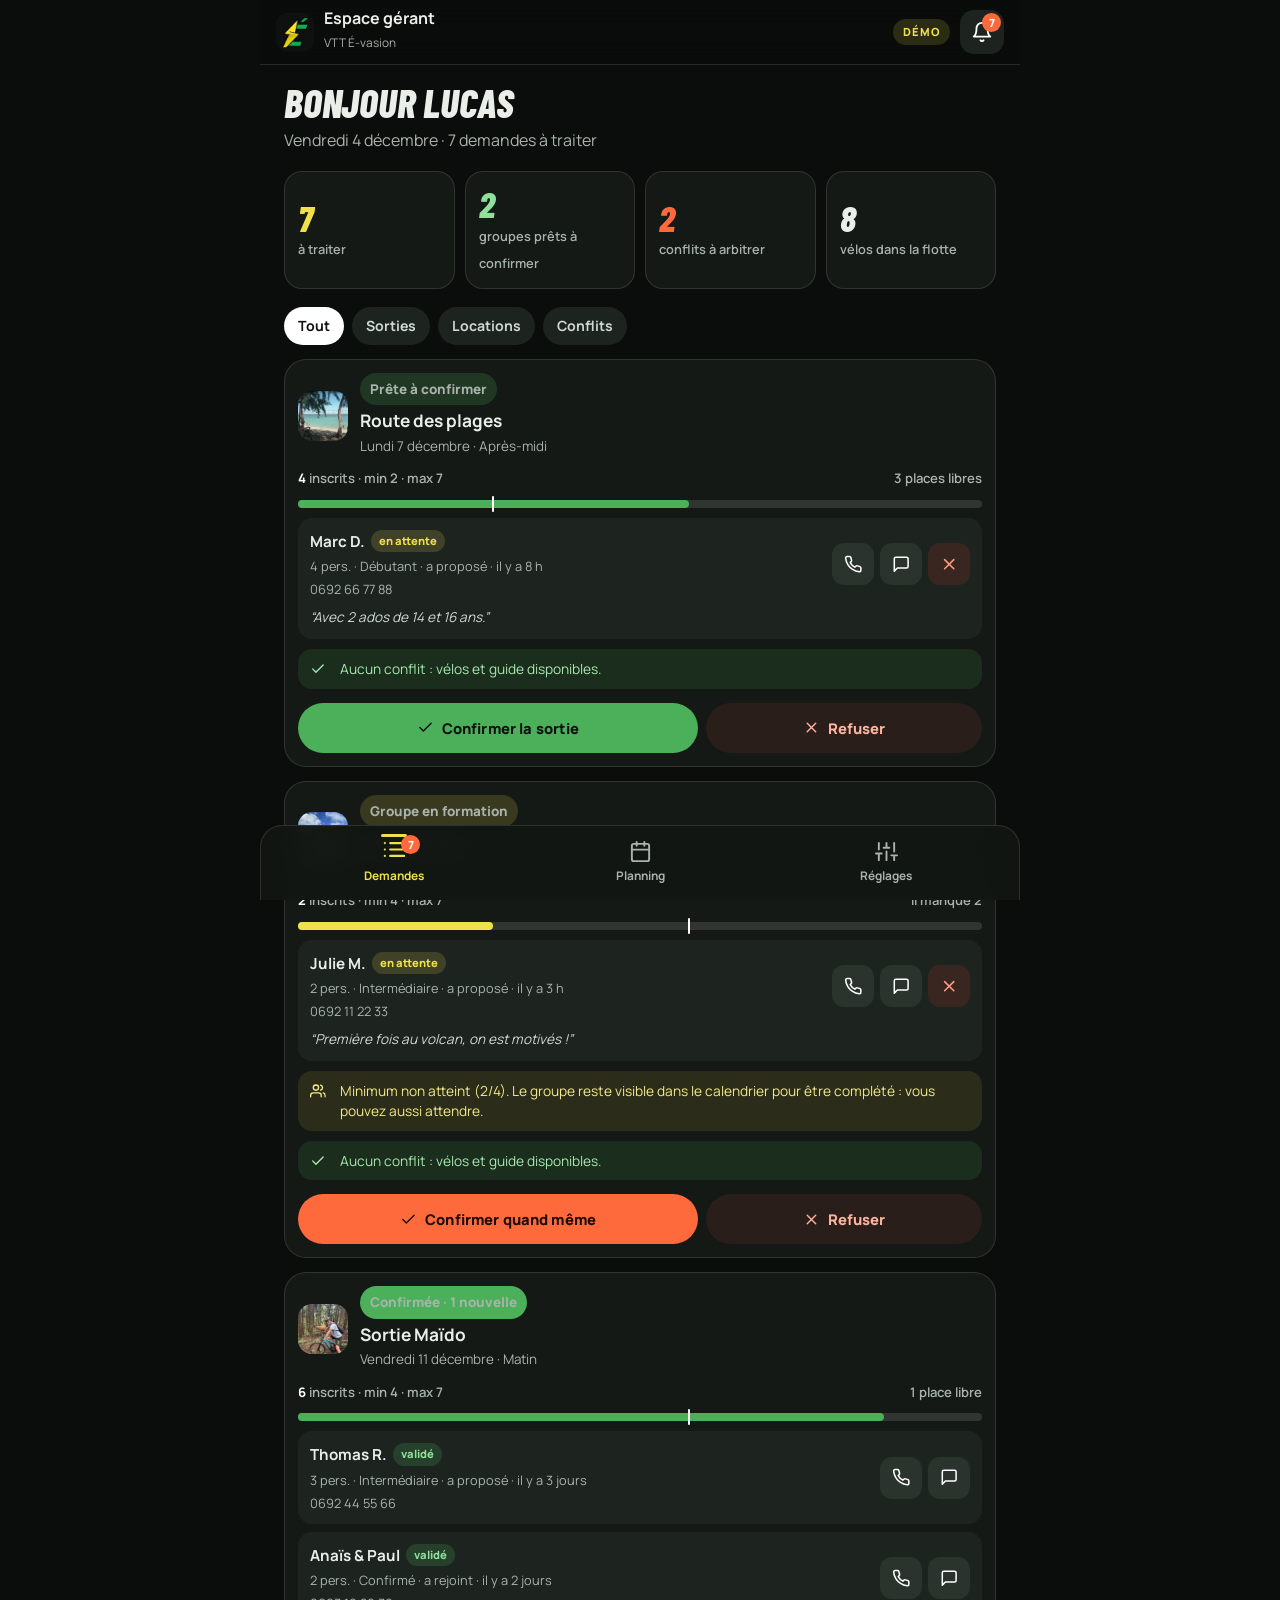
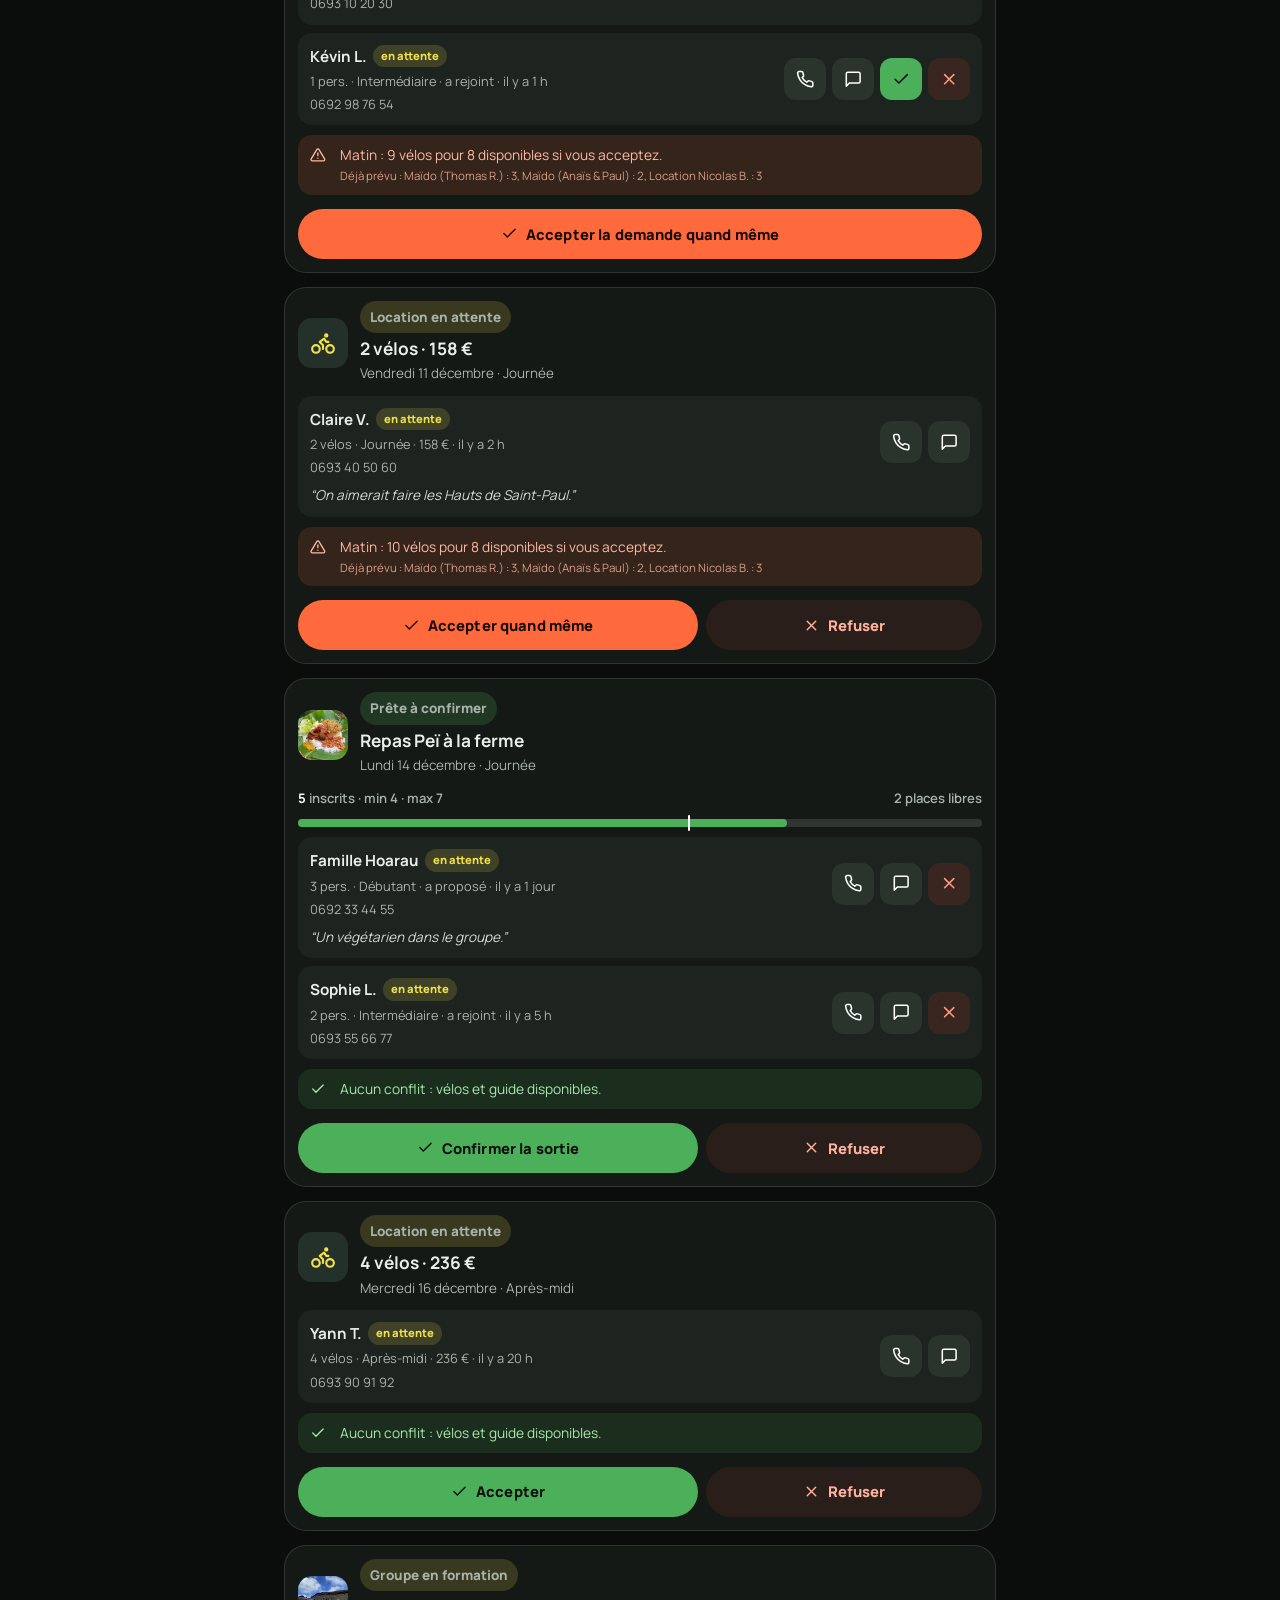
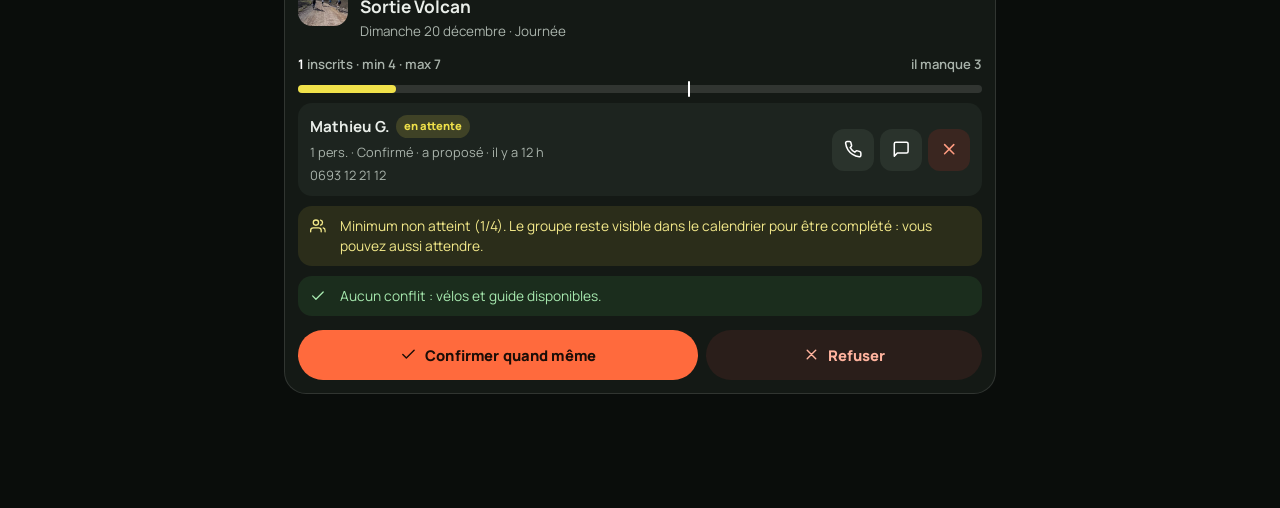
<file: gerant.html>
<!doctype html>
<html lang="fr">
<head>
<meta charset="utf-8">
<meta name="viewport" content="width=device-width, initial-scale=1, viewport-fit=cover">
<title>Espace gérant – VTT É-vasion</title>
<meta name="description" content="Espace gérant VTT É-vasion : validation des demandes de sorties et de locations.">
<meta name="theme-color" content="#0d100e">
<link rel="icon" type="image/png" href="assets/img/favicon.png">
<link rel="apple-touch-icon" href="assets/img/icon-180.png">
<meta property="og:type" content="website">
<meta property="og:locale" content="fr_FR">
<meta property="og:site_name" content="VTT É-vasion">
<meta property="og:title" content="Espace gérant – VTT É-vasion">
<meta property="og:description" content="Espace gérant VTT É-vasion : validation des demandes de sorties et de locations.">
<meta property="og:image" content="assets/img/og-image.jpg">
<link rel="preconnect" href="https://fonts.googleapis.com">
<link rel="preconnect" href="https://fonts.gstatic.com" crossorigin>
<link href="https://fonts.googleapis.com/css2?family=Barlow+Condensed:ital,wght@0,700;1,700;1,800&family=Manrope:wght@400;500;600;700;800&display=swap" rel="stylesheet">
<link rel="stylesheet" href="assets/css/style.css?v=8a3c900a">
<meta name="robots" content="noindex">
<link rel="manifest" href="gerant.webmanifest">
<meta name="apple-mobile-web-app-capable" content="yes">
<meta name="apple-mobile-web-app-status-bar-style" content="black-translucent">
<meta name="apple-mobile-web-app-title" content="É-vasion Gérant">
<link rel="stylesheet" href="assets/css/app.css?v=fd760be1">
</head>
<body class="admin-body">
<svg width="0" height="0" style="position:absolute" aria-hidden="true"><defs><symbol id="i-phone" viewBox="0 0 24 24"><path d="M22 16.92v3a2 2 0 0 1-2.18 2 19.79 19.79 0 0 1-8.63-3.07 19.5 19.5 0 0 1-6-6 19.79 19.79 0 0 1-3.07-8.67A2 2 0 0 1 4.11 2h3a2 2 0 0 1 2 1.72c.13.96.36 1.9.7 2.81a2 2 0 0 1-.45 2.11L8.09 9.91a16 16 0 0 0 6 6l1.27-1.27a2 2 0 0 1 2.11-.45c.91.34 1.85.57 2.81.7A2 2 0 0 1 22 16.92z"/></symbol><symbol id="i-cal" viewBox="0 0 24 24"><rect x="3" y="4" width="18" height="18" rx="2"/><path d="M16 2v4M8 2v4M3 10h18"/></symbol><symbol id="i-users" viewBox="0 0 24 24"><path d="M17 21v-2a4 4 0 0 0-4-4H5a4 4 0 0 0-4 4v2"/><circle cx="9" cy="7" r="4"/><path d="M23 21v-2a4 4 0 0 0-3-3.87M16 3.13a4 4 0 0 1 0 7.75"/></symbol><symbol id="i-user-plus" viewBox="0 0 24 24"><path d="M16 21v-2a4 4 0 0 0-4-4H5a4 4 0 0 0-4 4v2"/><circle cx="8.5" cy="7" r="4"/><path d="M20 8v6M23 11h-6"/></symbol><symbol id="i-clock" viewBox="0 0 24 24"><circle cx="12" cy="12" r="10"/><path d="M12 6v6l4 2"/></symbol><symbol id="i-euro" viewBox="0 0 24 24"><path d="M18.5 7.5A7 7 0 1 0 18.5 16.5M4 10.5h10M4 13.5h10"/></symbol><symbol id="i-mountain" viewBox="0 0 24 24"><path d="m8 3 4 8 5-5 5 15H2L8 3z"/></symbol><symbol id="i-bike" viewBox="0 0 24 24"><circle cx="5.5" cy="17.5" r="3.5"/><circle cx="18.5" cy="17.5" r="3.5"/><circle cx="15" cy="5" r="1"/><path d="M12 17.5V14l-3-3 4-3 2 3h2"/></symbol><symbol id="i-pin" viewBox="0 0 24 24"><path d="M21 10c0 7-9 13-9 13s-9-6-9-13a9 9 0 0 1 18 0z"/><circle cx="12" cy="10" r="3"/></symbol><symbol id="i-check" viewBox="0 0 24 24"><path d="M20 6 9 17l-5-5"/></symbol><symbol id="i-arrow" viewBox="0 0 24 24"><path d="M5 12h14M12 5l7 7-7 7"/></symbol><symbol id="i-menu" viewBox="0 0 24 24"><path d="M3 7h18M3 12h18M3 17h12"/></symbol><symbol id="i-x" viewBox="0 0 24 24"><path d="M18 6 6 18M6 6l12 12"/></symbol><symbol id="i-insta" viewBox="0 0 24 24"><rect x="2" y="2" width="20" height="20" rx="5"/><path d="M16 11.37A4 4 0 1 1 12.63 8 4 4 0 0 1 16 11.37zM17.5 6.5h.01"/></symbol><symbol id="i-mail" viewBox="0 0 24 24"><path d="M4 4h16c1.1 0 2 .9 2 2v12c0 1.1-.9 2-2 2H4c-1.1 0-2-.9-2-2V6c0-1.1.9-2 2-2z"/><path d="m22 6-10 7L2 6"/></symbol><symbol id="i-bolt" viewBox="0 0 24 24"><path d="M13 2 3 14h9l-1 8 10-12h-9l1-8z"/></symbol><symbol id="i-shield" viewBox="0 0 24 24"><path d="M12 22s8-4 8-10V5l-8-3-8 3v7c0 6 8 10 8 10z"/></symbol><symbol id="i-bag" viewBox="0 0 24 24"><path d="M4 10a4 4 0 0 1 4-4h8a4 4 0 0 1 4 4v10a2 2 0 0 1-2 2H6a2 2 0 0 1-2-2z"/><path d="M8 10h8M8 15h8M9 6V4a1 1 0 0 1 1-1h4a1 1 0 0 1 1 1v2"/></symbol><symbol id="i-star" viewBox="0 0 24 24"><path d="m12 2 3.09 6.26L22 9.27l-5 4.87 1.18 6.88L12 17.77l-6.18 3.25L7 14.14 2 9.27l6.91-1.01L12 2z"/></symbol><symbol id="i-chev-down" viewBox="0 0 24 24"><path d="m6 9 6 6 6-6"/></symbol><symbol id="i-chev-left" viewBox="0 0 24 24"><path d="m15 18-6-6 6-6"/></symbol><symbol id="i-chev-right" viewBox="0 0 24 24"><path d="m9 18 6-6-6-6"/></symbol><symbol id="i-info" viewBox="0 0 24 24"><circle cx="12" cy="12" r="10"/><path d="M12 16v-4M12 8h.01"/></symbol><symbol id="i-share" viewBox="0 0 24 24"><circle cx="18" cy="5" r="3"/><circle cx="6" cy="12" r="3"/><circle cx="18" cy="19" r="3"/><path d="m8.59 13.51 6.83 3.98M15.41 6.51l-6.82 3.98"/></symbol><symbol id="i-sun" viewBox="0 0 24 24"><circle cx="12" cy="12" r="4"/><path d="M12 2v2M12 20v2M4.93 4.93l1.41 1.41M17.66 17.66l1.41 1.41M2 12h2M20 12h2M6.34 17.66l-1.41 1.41M19.07 4.93l-1.41 1.41"/></symbol><symbol id="i-sunrise" viewBox="0 0 24 24"><path d="M17 18a5 5 0 0 0-10 0M12 2v7M4.22 10.22l1.42 1.42M1 18h2M21 18h2M18.36 11.64l1.42-1.42M23 22H1M8 6l4-4 4 4"/></symbol><symbol id="i-flame" viewBox="0 0 24 24"><path d="M8.5 14.5A2.5 2.5 0 0 0 11 12c0-1.38-.5-2-1-3-1.07-2.14-.22-4.05 2-6 .5 2.5 2 4.9 4 6.5 2 1.6 3 3.5 3 5.5a7 7 0 1 1-14 0c0-1.15.43-2.29 1-3a2.5 2.5 0 0 0 2.5 2.5z"/></symbol><symbol id="i-leaf" viewBox="0 0 24 24"><path d="M11 20A7 7 0 0 1 9.8 6.1C15.5 5 17 4.48 19 2c1 2 2 4.18 2 8 0 5.5-4.78 10-10 10z"/><path d="M2 21c0-3 1.85-5.36 5.08-6C9.5 14.52 12 13 13 12"/></symbol><symbol id="i-map" viewBox="0 0 24 24"><path d="m1 6 7-4 8 4 7-4v16l-7 4-8-4-7 4z"/><path d="M8 2v16M16 6v16"/></symbol><symbol id="i-wave" viewBox="0 0 24 24"><path d="M2 7c.6.5 1.2 1 2.5 1 2.5 0 2.5-2 5-2 2.6 0 2.4 2 5 2 2.5 0 2.5-2 5-2 1.3 0 1.9.5 2.5 1M2 13c.6.5 1.2 1 2.5 1 2.5 0 2.5-2 5-2 2.6 0 2.4 2 5 2 2.5 0 2.5-2 5-2 1.3 0 1.9.5 2.5 1M2 19c.6.5 1.2 1 2.5 1 2.5 0 2.5-2 5-2 2.6 0 2.4 2 5 2 2.5 0 2.5-2 5-2 1.3 0 1.9.5 2.5 1"/></symbol><symbol id="i-plus" viewBox="0 0 24 24"><path d="M12 5v14M5 12h14"/></symbol><symbol id="i-minus" viewBox="0 0 24 24"><path d="M5 12h14"/></symbol><symbol id="i-bell" viewBox="0 0 24 24"><path d="M18 8A6 6 0 0 0 6 8c0 7-3 9-3 9h18s-3-2-3-9M13.73 21a2 2 0 0 1-3.46 0"/></symbol><symbol id="i-sliders" viewBox="0 0 24 24"><path d="M4 21v-7M4 10V3M12 21v-9M12 8V3M20 21v-5M20 12V3M1 14h6M9 8h6M17 16h6"/></symbol><symbol id="i-list" viewBox="0 0 24 24"><path d="M8 6h13M8 12h13M8 18h13M3 6h.01M3 12h.01M3 18h.01"/></symbol><symbol id="i-alert" viewBox="0 0 24 24"><path d="M10.29 3.86 1.82 18a2 2 0 0 0 1.71 3h16.94a2 2 0 0 0 1.71-3L13.71 3.86a2 2 0 0 0-3.42 0z"/><path d="M12 9v4M12 17h.01"/></symbol><symbol id="i-msg" viewBox="0 0 24 24"><path d="M21 15a2 2 0 0 1-2 2H7l-4 4V5a2 2 0 0 1 2-2h14a2 2 0 0 1 2 2z"/></symbol><symbol id="i-award" viewBox="0 0 24 24"><circle cx="12" cy="8" r="7"/><path d="M8.21 13.89 7 23l5-3 5 3-1.21-9.12"/></symbol><symbol id="i-cross" viewBox="0 0 24 24"><rect x="3" y="3" width="18" height="18" rx="4"/><path d="M12 8v8M8 12h8"/></symbol><symbol id="i-utensils" viewBox="0 0 24 24"><path d="M3 2v7c0 1.1.9 2 2 2h4a2 2 0 0 0 2-2V2M7 2v20M21 15V2a5 5 0 0 0-5 5v6c0 1.1.9 2 2 2h3zm0 0v7"/></symbol><symbol id="i-camera" viewBox="0 0 24 24"><path d="M23 19a2 2 0 0 1-2 2H3a2 2 0 0 1-2-2V8a2 2 0 0 1 2-2h4l2-3h6l2 3h4a2 2 0 0 1 2 2z"/><circle cx="12" cy="13" r="4"/></symbol><symbol id="i-home" viewBox="0 0 24 24"><path d="m3 9 9-7 9 7v11a2 2 0 0 1-2 2H5a2 2 0 0 1-2-2z"/><path d="M9 22V12h6v10"/></symbol><symbol id="i-lock" viewBox="0 0 24 24"><rect x="3" y="11" width="18" height="11" rx="2"/><path d="M7 11V7a5 5 0 0 1 10 0v4"/></symbol><symbol id="i-refresh" viewBox="0 0 24 24"><path d="M23 4v6h-6M1 20v-6h6"/><path d="M3.51 9a9 9 0 0 1 14.85-3.36L23 10M1 14l4.64 4.36A9 9 0 0 0 20.49 15"/></symbol><symbol id="i-copy" viewBox="0 0 24 24"><rect x="9" y="9" width="13" height="13" rx="2"/><path d="M5 15H4a2 2 0 0 1-2-2V4a2 2 0 0 1 2-2h9a2 2 0 0 1 2 2v1"/></symbol><symbol id="i-van" viewBox="0 0 24 24"><path d="M1 4h14v12H1zM15 8h4l4 4v4h-8z"/><circle cx="5.5" cy="18.5" r="2.5"/><circle cx="18.5" cy="18.5" r="2.5"/></symbol><symbol id="i-phonebox" viewBox="0 0 24 24"><rect x="5" y="2" width="14" height="20" rx="2"/><path d="M12 18h.01"/></symbol><symbol id="i-trash" viewBox="0 0 24 24"><path d="M3 6h18M19 6v14a2 2 0 0 1-2 2H7a2 2 0 0 1-2-2V6m3 0V4a2 2 0 0 1 2-2h4a2 2 0 0 1 2 2v2"/></symbol><symbol id="i-ext" viewBox="0 0 24 24"><path d="M18 13v6a2 2 0 0 1-2 2H5a2 2 0 0 1-2-2V8a2 2 0 0 1 2-2h6M15 3h6v6M10 14 21 3"/></symbol></defs></svg>
<div class="admin" data-admin>
  <header class="adm-top">
    <a class="adm-brand" href="index.html" aria-label="Retour au site"><img src="assets/img/icon-192.png" width="36" height="36" alt=""><span><b>Espace gérant</b><small>VTT É-vasion</small></span></a>
    <span class="demo-pill">Démo</span>
    <button class="adm-bell" type="button" data-bell aria-label="Demandes à traiter"><svg class="i" aria-hidden="true"><use href="#i-bell"/></svg><i data-bell-count hidden></i></button>
  </header>
  <main class="adm-main" id="main">
    <section class="adm-view" data-view="demandes"></section>
    <section class="adm-view" data-view="planning" hidden></section>
    <section class="adm-view" data-view="reglages" hidden></section>
  </main>
  <nav class="adm-tabs" aria-label="Sections">
    <button type="button" data-tab="demandes" aria-current="page"><svg class="i" aria-hidden="true"><use href="#i-list"/></svg><span>Demandes</span><i data-tab-count hidden></i></button>
    <button type="button" data-tab="planning"><svg class="i" aria-hidden="true"><use href="#i-cal"/></svg><span>Planning</span></button>
    <button type="button" data-tab="reglages"><svg class="i" aria-hidden="true"><use href="#i-sliders"/></svg><span>Réglages</span></button>
  </nav>
</div>
<div class="toasts" data-toasts aria-live="polite"></div>
<script src="assets/js/data.js?v=3d46b8d7"></script>
<script src="assets/js/store.js?v=19b1332c"></script>
<script src="assets/js/gerant.js?v=1159e74b"></script>
</body>
</html>
</file>
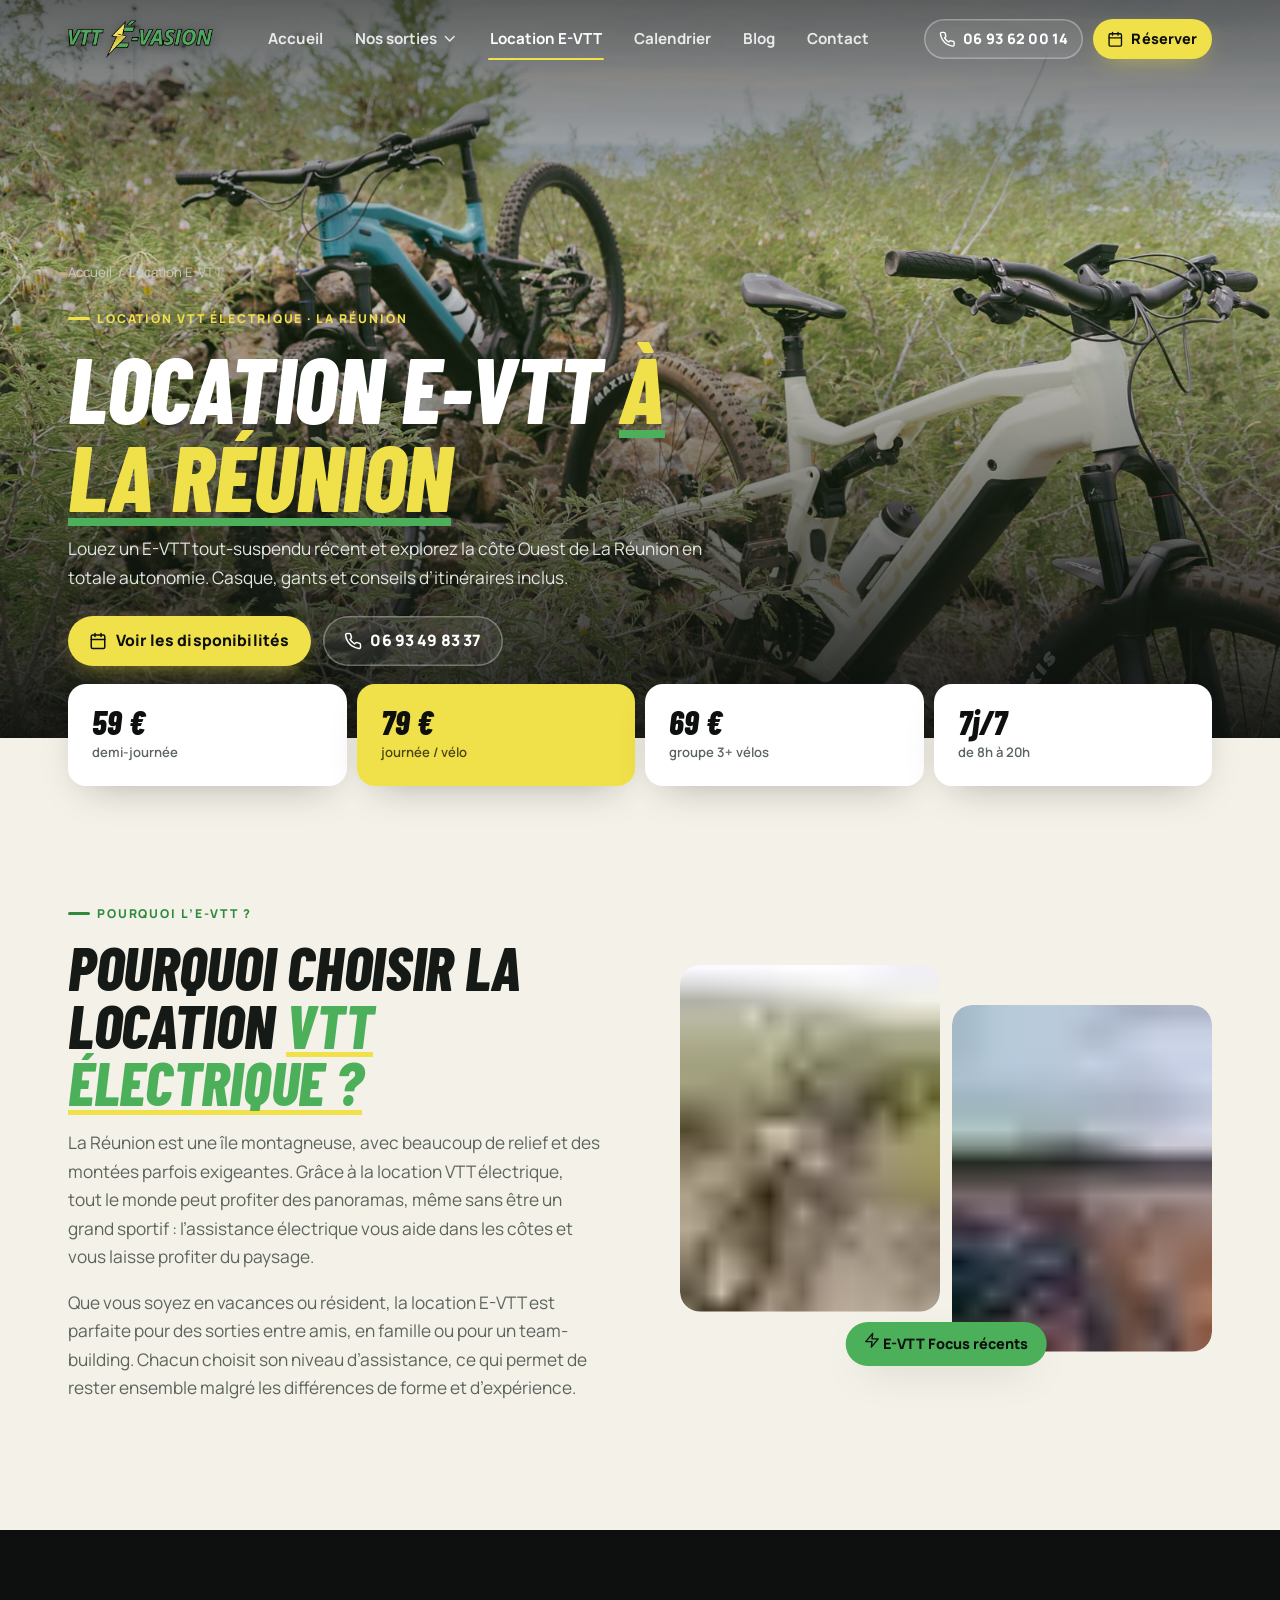
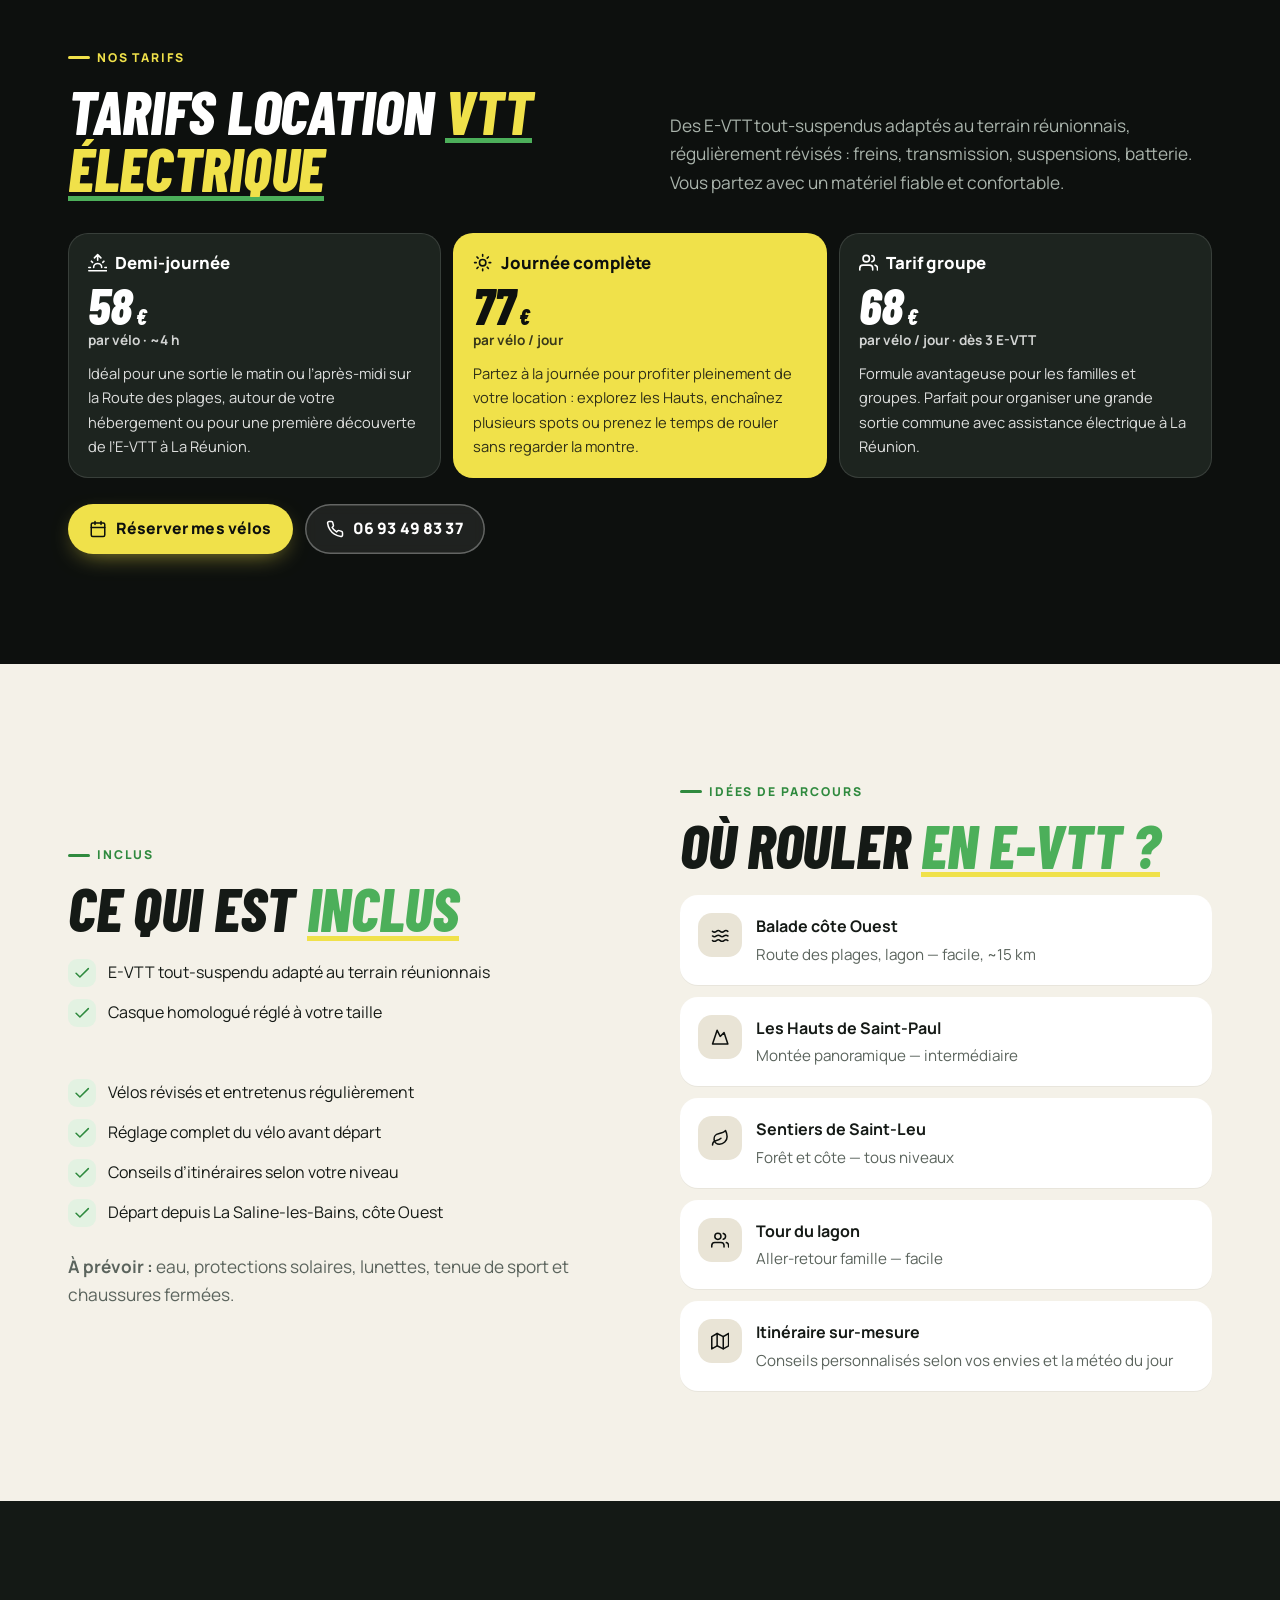
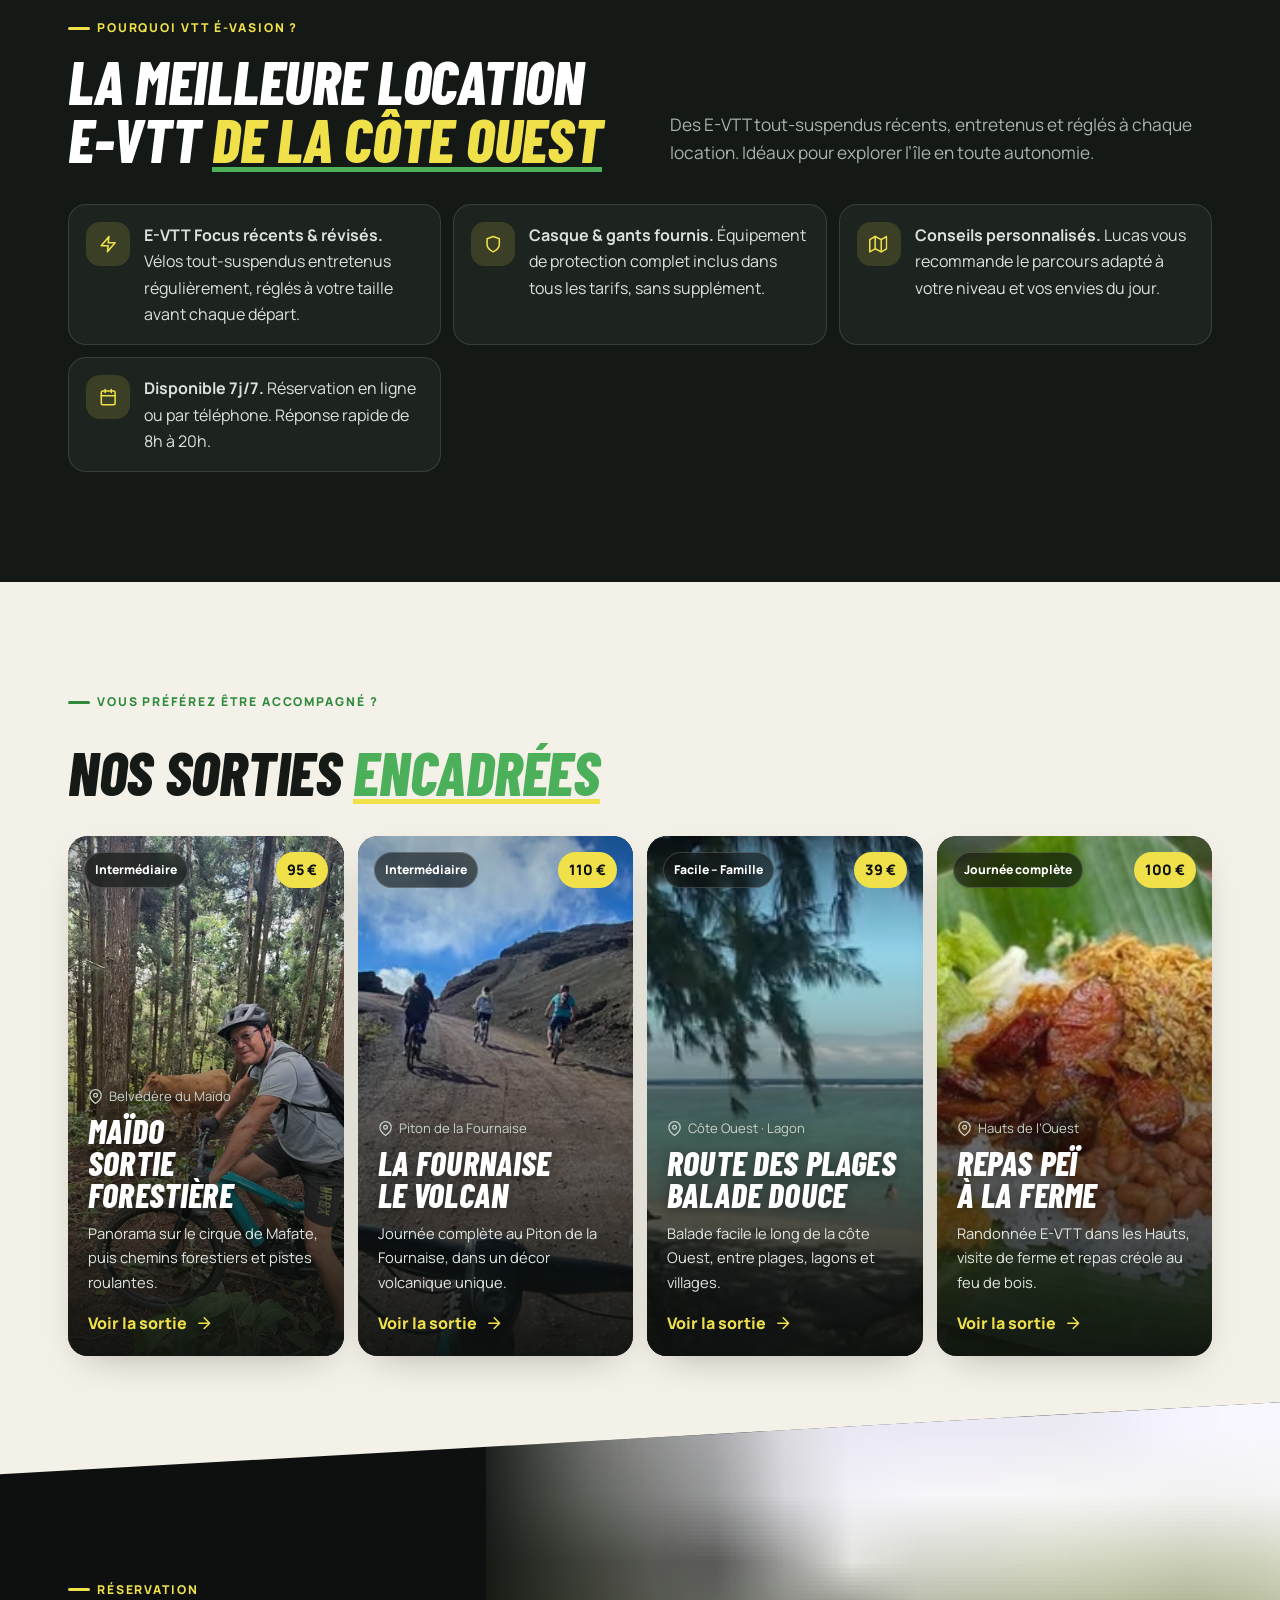
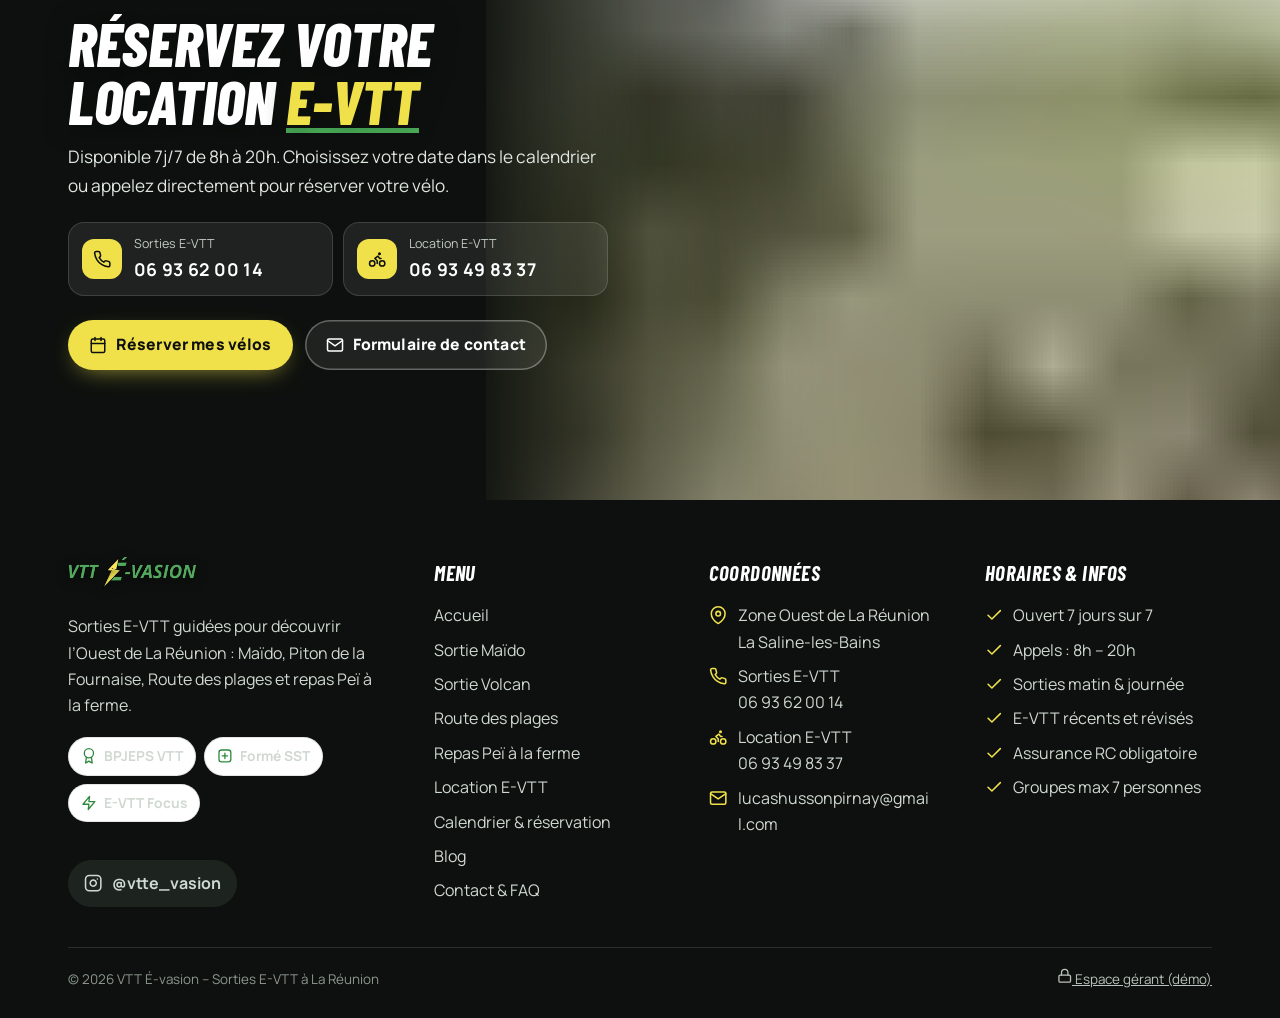
<file: location-e-vtt.html>
<!doctype html>
<html lang="fr">
<head>
<meta charset="utf-8">
<meta name="viewport" content="width=device-width, initial-scale=1, viewport-fit=cover">
<title>Location VTT électrique La Réunion – E-VTT à la journée | VTT É-vasion</title>
<meta name="description" content="Location de VTT électriques tout-suspendus à La Réunion : 59 € la demi-journée, 79 € la journée, 69 € par vélo dès 3 vélos. Casque, gants et conseils d’itinéraires inclus. Départ La Saline-les-Bains.">
<meta name="theme-color" content="#0d100e">
<link rel="icon" type="image/png" href="assets/img/favicon.png">
<link rel="apple-touch-icon" href="assets/img/icon-180.png">
<meta property="og:type" content="website">
<meta property="og:locale" content="fr_FR">
<meta property="og:site_name" content="VTT É-vasion">
<meta property="og:title" content="Location VTT électrique La Réunion – E-VTT à la journée | VTT É-vasion">
<meta property="og:description" content="Location de VTT électriques tout-suspendus à La Réunion : 59 € la demi-journée, 79 € la journée, 69 € par vélo dès 3 vélos. Casque, gants et conseils d’itinéraires inclus. Départ La Saline-les-Bains.">
<meta property="og:image" content="assets/img/og-image.jpg">
<link rel="preconnect" href="https://fonts.googleapis.com">
<link rel="preconnect" href="https://fonts.gstatic.com" crossorigin>
<link href="https://fonts.googleapis.com/css2?family=Barlow+Condensed:ital,wght@0,700;1,700;1,800&family=Manrope:wght@400;500;600;700;800&display=swap" rel="stylesheet">
<link rel="stylesheet" href="assets/css/style.css?v=8a3c900a">
<script>(function(d){var r=matchMedia('(prefers-reduced-motion: reduce)').matches;if(!r){d.classList.add('js-motion');setTimeout(function(){if(!window.__motion)d.classList.remove('js-motion')},3000)}try{if(!r&&!sessionStorage.getItem('ve-intro')){d.classList.add('has-loader');setTimeout(function(){d.classList.remove('has-loader')},6000)}}catch(e){}})(document.documentElement)</script><link rel="preload" as="image" type="image/avif" href="assets/img/location-velos-2-m.avif" media="(max-width: 767px) and (orientation: portrait)" fetchpriority="high">
<link rel="preload" as="image" type="image/avif" imagesrcset="assets/img/location-velos-2-480.avif 480w, assets/img/location-velos-2-720.avif 720w, assets/img/location-velos-2-960.avif 960w, assets/img/location-velos-2-1600.avif 1600w, assets/img/location-velos-2-2400.avif 2400w" imagesizes="100vw" media="(min-width: 768px), (orientation: landscape)" fetchpriority="high">

</head>
<body>
<a class="skip" href="#main">Aller au contenu</a>
<svg width="0" height="0" style="position:absolute" aria-hidden="true"><defs><symbol id="i-phone" viewBox="0 0 24 24"><path d="M22 16.92v3a2 2 0 0 1-2.18 2 19.79 19.79 0 0 1-8.63-3.07 19.5 19.5 0 0 1-6-6 19.79 19.79 0 0 1-3.07-8.67A2 2 0 0 1 4.11 2h3a2 2 0 0 1 2 1.72c.13.96.36 1.9.7 2.81a2 2 0 0 1-.45 2.11L8.09 9.91a16 16 0 0 0 6 6l1.27-1.27a2 2 0 0 1 2.11-.45c.91.34 1.85.57 2.81.7A2 2 0 0 1 22 16.92z"/></symbol><symbol id="i-cal" viewBox="0 0 24 24"><rect x="3" y="4" width="18" height="18" rx="2"/><path d="M16 2v4M8 2v4M3 10h18"/></symbol><symbol id="i-users" viewBox="0 0 24 24"><path d="M17 21v-2a4 4 0 0 0-4-4H5a4 4 0 0 0-4 4v2"/><circle cx="9" cy="7" r="4"/><path d="M23 21v-2a4 4 0 0 0-3-3.87M16 3.13a4 4 0 0 1 0 7.75"/></symbol><symbol id="i-user-plus" viewBox="0 0 24 24"><path d="M16 21v-2a4 4 0 0 0-4-4H5a4 4 0 0 0-4 4v2"/><circle cx="8.5" cy="7" r="4"/><path d="M20 8v6M23 11h-6"/></symbol><symbol id="i-clock" viewBox="0 0 24 24"><circle cx="12" cy="12" r="10"/><path d="M12 6v6l4 2"/></symbol><symbol id="i-euro" viewBox="0 0 24 24"><path d="M18.5 7.5A7 7 0 1 0 18.5 16.5M4 10.5h10M4 13.5h10"/></symbol><symbol id="i-mountain" viewBox="0 0 24 24"><path d="m8 3 4 8 5-5 5 15H2L8 3z"/></symbol><symbol id="i-bike" viewBox="0 0 24 24"><circle cx="5.5" cy="17.5" r="3.5"/><circle cx="18.5" cy="17.5" r="3.5"/><circle cx="15" cy="5" r="1"/><path d="M12 17.5V14l-3-3 4-3 2 3h2"/></symbol><symbol id="i-pin" viewBox="0 0 24 24"><path d="M21 10c0 7-9 13-9 13s-9-6-9-13a9 9 0 0 1 18 0z"/><circle cx="12" cy="10" r="3"/></symbol><symbol id="i-check" viewBox="0 0 24 24"><path d="M20 6 9 17l-5-5"/></symbol><symbol id="i-arrow" viewBox="0 0 24 24"><path d="M5 12h14M12 5l7 7-7 7"/></symbol><symbol id="i-menu" viewBox="0 0 24 24"><path d="M3 7h18M3 12h18M3 17h12"/></symbol><symbol id="i-x" viewBox="0 0 24 24"><path d="M18 6 6 18M6 6l12 12"/></symbol><symbol id="i-insta" viewBox="0 0 24 24"><rect x="2" y="2" width="20" height="20" rx="5"/><path d="M16 11.37A4 4 0 1 1 12.63 8 4 4 0 0 1 16 11.37zM17.5 6.5h.01"/></symbol><symbol id="i-mail" viewBox="0 0 24 24"><path d="M4 4h16c1.1 0 2 .9 2 2v12c0 1.1-.9 2-2 2H4c-1.1 0-2-.9-2-2V6c0-1.1.9-2 2-2z"/><path d="m22 6-10 7L2 6"/></symbol><symbol id="i-bolt" viewBox="0 0 24 24"><path d="M13 2 3 14h9l-1 8 10-12h-9l1-8z"/></symbol><symbol id="i-shield" viewBox="0 0 24 24"><path d="M12 22s8-4 8-10V5l-8-3-8 3v7c0 6 8 10 8 10z"/></symbol><symbol id="i-bag" viewBox="0 0 24 24"><path d="M4 10a4 4 0 0 1 4-4h8a4 4 0 0 1 4 4v10a2 2 0 0 1-2 2H6a2 2 0 0 1-2-2z"/><path d="M8 10h8M8 15h8M9 6V4a1 1 0 0 1 1-1h4a1 1 0 0 1 1 1v2"/></symbol><symbol id="i-star" viewBox="0 0 24 24"><path d="m12 2 3.09 6.26L22 9.27l-5 4.87 1.18 6.88L12 17.77l-6.18 3.25L7 14.14 2 9.27l6.91-1.01L12 2z"/></symbol><symbol id="i-chev-down" viewBox="0 0 24 24"><path d="m6 9 6 6 6-6"/></symbol><symbol id="i-chev-left" viewBox="0 0 24 24"><path d="m15 18-6-6 6-6"/></symbol><symbol id="i-chev-right" viewBox="0 0 24 24"><path d="m9 18 6-6-6-6"/></symbol><symbol id="i-info" viewBox="0 0 24 24"><circle cx="12" cy="12" r="10"/><path d="M12 16v-4M12 8h.01"/></symbol><symbol id="i-share" viewBox="0 0 24 24"><circle cx="18" cy="5" r="3"/><circle cx="6" cy="12" r="3"/><circle cx="18" cy="19" r="3"/><path d="m8.59 13.51 6.83 3.98M15.41 6.51l-6.82 3.98"/></symbol><symbol id="i-sun" viewBox="0 0 24 24"><circle cx="12" cy="12" r="4"/><path d="M12 2v2M12 20v2M4.93 4.93l1.41 1.41M17.66 17.66l1.41 1.41M2 12h2M20 12h2M6.34 17.66l-1.41 1.41M19.07 4.93l-1.41 1.41"/></symbol><symbol id="i-sunrise" viewBox="0 0 24 24"><path d="M17 18a5 5 0 0 0-10 0M12 2v7M4.22 10.22l1.42 1.42M1 18h2M21 18h2M18.36 11.64l1.42-1.42M23 22H1M8 6l4-4 4 4"/></symbol><symbol id="i-flame" viewBox="0 0 24 24"><path d="M8.5 14.5A2.5 2.5 0 0 0 11 12c0-1.38-.5-2-1-3-1.07-2.14-.22-4.05 2-6 .5 2.5 2 4.9 4 6.5 2 1.6 3 3.5 3 5.5a7 7 0 1 1-14 0c0-1.15.43-2.29 1-3a2.5 2.5 0 0 0 2.5 2.5z"/></symbol><symbol id="i-leaf" viewBox="0 0 24 24"><path d="M11 20A7 7 0 0 1 9.8 6.1C15.5 5 17 4.48 19 2c1 2 2 4.18 2 8 0 5.5-4.78 10-10 10z"/><path d="M2 21c0-3 1.85-5.36 5.08-6C9.5 14.52 12 13 13 12"/></symbol><symbol id="i-map" viewBox="0 0 24 24"><path d="m1 6 7-4 8 4 7-4v16l-7 4-8-4-7 4z"/><path d="M8 2v16M16 6v16"/></symbol><symbol id="i-wave" viewBox="0 0 24 24"><path d="M2 7c.6.5 1.2 1 2.5 1 2.5 0 2.5-2 5-2 2.6 0 2.4 2 5 2 2.5 0 2.5-2 5-2 1.3 0 1.9.5 2.5 1M2 13c.6.5 1.2 1 2.5 1 2.5 0 2.5-2 5-2 2.6 0 2.4 2 5 2 2.5 0 2.5-2 5-2 1.3 0 1.9.5 2.5 1M2 19c.6.5 1.2 1 2.5 1 2.5 0 2.5-2 5-2 2.6 0 2.4 2 5 2 2.5 0 2.5-2 5-2 1.3 0 1.9.5 2.5 1"/></symbol><symbol id="i-plus" viewBox="0 0 24 24"><path d="M12 5v14M5 12h14"/></symbol><symbol id="i-minus" viewBox="0 0 24 24"><path d="M5 12h14"/></symbol><symbol id="i-bell" viewBox="0 0 24 24"><path d="M18 8A6 6 0 0 0 6 8c0 7-3 9-3 9h18s-3-2-3-9M13.73 21a2 2 0 0 1-3.46 0"/></symbol><symbol id="i-sliders" viewBox="0 0 24 24"><path d="M4 21v-7M4 10V3M12 21v-9M12 8V3M20 21v-5M20 12V3M1 14h6M9 8h6M17 16h6"/></symbol><symbol id="i-list" viewBox="0 0 24 24"><path d="M8 6h13M8 12h13M8 18h13M3 6h.01M3 12h.01M3 18h.01"/></symbol><symbol id="i-alert" viewBox="0 0 24 24"><path d="M10.29 3.86 1.82 18a2 2 0 0 0 1.71 3h16.94a2 2 0 0 0 1.71-3L13.71 3.86a2 2 0 0 0-3.42 0z"/><path d="M12 9v4M12 17h.01"/></symbol><symbol id="i-msg" viewBox="0 0 24 24"><path d="M21 15a2 2 0 0 1-2 2H7l-4 4V5a2 2 0 0 1 2-2h14a2 2 0 0 1 2 2z"/></symbol><symbol id="i-award" viewBox="0 0 24 24"><circle cx="12" cy="8" r="7"/><path d="M8.21 13.89 7 23l5-3 5 3-1.21-9.12"/></symbol><symbol id="i-cross" viewBox="0 0 24 24"><rect x="3" y="3" width="18" height="18" rx="4"/><path d="M12 8v8M8 12h8"/></symbol><symbol id="i-utensils" viewBox="0 0 24 24"><path d="M3 2v7c0 1.1.9 2 2 2h4a2 2 0 0 0 2-2V2M7 2v20M21 15V2a5 5 0 0 0-5 5v6c0 1.1.9 2 2 2h3zm0 0v7"/></symbol><symbol id="i-camera" viewBox="0 0 24 24"><path d="M23 19a2 2 0 0 1-2 2H3a2 2 0 0 1-2-2V8a2 2 0 0 1 2-2h4l2-3h6l2 3h4a2 2 0 0 1 2 2z"/><circle cx="12" cy="13" r="4"/></symbol><symbol id="i-home" viewBox="0 0 24 24"><path d="m3 9 9-7 9 7v11a2 2 0 0 1-2 2H5a2 2 0 0 1-2-2z"/><path d="M9 22V12h6v10"/></symbol><symbol id="i-lock" viewBox="0 0 24 24"><rect x="3" y="11" width="18" height="11" rx="2"/><path d="M7 11V7a5 5 0 0 1 10 0v4"/></symbol><symbol id="i-refresh" viewBox="0 0 24 24"><path d="M23 4v6h-6M1 20v-6h6"/><path d="M3.51 9a9 9 0 0 1 14.85-3.36L23 10M1 14l4.64 4.36A9 9 0 0 0 20.49 15"/></symbol><symbol id="i-copy" viewBox="0 0 24 24"><rect x="9" y="9" width="13" height="13" rx="2"/><path d="M5 15H4a2 2 0 0 1-2-2V4a2 2 0 0 1 2-2h9a2 2 0 0 1 2 2v1"/></symbol><symbol id="i-van" viewBox="0 0 24 24"><path d="M1 4h14v12H1zM15 8h4l4 4v4h-8z"/><circle cx="5.5" cy="18.5" r="2.5"/><circle cx="18.5" cy="18.5" r="2.5"/></symbol><symbol id="i-phonebox" viewBox="0 0 24 24"><rect x="5" y="2" width="14" height="20" rx="2"/><path d="M12 18h.01"/></symbol><symbol id="i-trash" viewBox="0 0 24 24"><path d="M3 6h18M19 6v14a2 2 0 0 1-2 2H7a2 2 0 0 1-2-2V6m3 0V4a2 2 0 0 1 2-2h4a2 2 0 0 1 2 2v2"/></symbol><symbol id="i-ext" viewBox="0 0 24 24"><path d="M18 13v6a2 2 0 0 1-2 2H5a2 2 0 0 1-2-2V8a2 2 0 0 1 2-2h6M15 3h6v6M10 14 21 3"/></symbol></defs></svg>
<div class="loader" aria-hidden="true" data-loader>
  <div class="ld-inner">
    <svg class="ld-bolt" viewBox="0 0 24 24"><path d="M13 2 3 14h9l-1 8 10-12h-9l1-8z"/></svg>
    <img class="ld-logo" src="assets/img/logo.webp" width="483" height="127" alt="">
    <div class="ld-track" data-loader-track><i></i><span class="ld-bike"><svg class="i"><use href="#i-bike"/></svg></span></div>
    <p class="ld-txt">L’île intense arrive…</p>
  </div>
</div>
<header class="site-header" data-header>
  <div class="container bar">
    <a class="brand" href="index.html" aria-label="VTT É-vasion, accueil"><img src="assets/img/logo.webp" width="483" height="127" alt="VTT É-vasion"></a>
    <nav class="nav-desktop" aria-label="Navigation principale">
      <a href="index.html">Accueil</a>
      <div class="has-sub">
        <button type="button" aria-haspopup="true">Nos sorties <svg class="i" aria-hidden="true"><use href="#i-chev-down"/></svg></button>
        <div class="sub"><a href="sortie-maido.html">Sortie Maïdo <small>95 €</small></a><a href="sortie-volcan.html">Sortie Volcan <small>110 €</small></a><a href="sortie-route-des-plages.html">Route des plages <small>39 €</small></a><a href="sortie-repas-pei.html">Repas Peï à la ferme <small>100 €</small></a></div>
      </div>
      <a href="location-e-vtt.html" aria-current="page">Location E-VTT</a>
      <a href="reserver.html">Calendrier</a>
      <a href="blog.html">Blog</a>
      <a href="contact.html">Contact</a>
    </nav>
    <div class="header-cta">
      <a class="btn btn-ghost btn-sm" href="tel:+262693620014"><svg class="i" aria-hidden="true"><use href="#i-phone"/></svg> 06 93 62 00 14</a>
      <a class="btn btn-volt btn-sm" href="reserver.html"><svg class="i" aria-hidden="true"><use href="#i-cal"/></svg> Réserver</a>
    </div>
    <button class="burger" type="button" aria-label="Ouvrir le menu" aria-expanded="false" aria-controls="menu" data-menu-open><svg class="i" aria-hidden="true"><use href="#i-menu"/></svg></button>
  </div>
</header>
<div class="menu" id="menu" role="dialog" aria-modal="true" aria-label="Menu" data-menu>
  <div class="bar">
    <a class="brand" href="index.html"><img src="assets/img/logo.webp" width="483" height="127" alt="VTT É-vasion"></a>
    <button class="burger" type="button" aria-label="Fermer le menu" data-menu-close><svg class="i" aria-hidden="true"><use href="#i-x"/></svg></button>
  </div>
  <nav aria-label="Menu mobile">
    <a href="index.html">Accueil</a>
    <a class="sub-link" href="sortie-maido.html">Sortie Maïdo <small>95 €</small></a>
    <a class="sub-link" href="sortie-volcan.html">Sortie Volcan <small>110 €</small></a>
    <a class="sub-link" href="sortie-route-des-plages.html">Route des plages <small>39 €</small></a>
    <a class="sub-link" href="sortie-repas-pei.html">Repas Peï à la ferme <small>100 €</small></a>
    <a href="location-e-vtt.html">Location E-VTT <small>dès 59 €</small></a>
    <a href="reserver.html">Calendrier <small>réserver</small></a>
    <a href="blog.html">Blog</a>
    <a href="contact.html">Contact</a>
  </nav>
  <div class="menu-foot">
    <a class="btn btn-volt" href="reserver.html"><svg class="i" aria-hidden="true"><use href="#i-cal"/></svg> Réserver une sortie</a>
    <a class="btn btn-ghost" href="tel:+262693620014"><svg class="i" aria-hidden="true"><use href="#i-phone"/></svg> Sorties · 06 93 62 00 14</a>
    <a class="btn btn-ghost" href="tel:+262693498337"><svg class="i" aria-hidden="true"><use href="#i-bike"/></svg> Location · 06 93 49 83 37</a>
  </div>
</div>
<main id="main">

<section class="page-hero has-img">
  <picture><source media="(max-width: 767px) and (orientation: portrait)" type="image/avif" srcset="assets/img/location-velos-2-m.avif"><source media="(max-width: 767px) and (orientation: portrait)" srcset="assets/img/location-velos-2-m.webp"><source type="image/avif" srcset="assets/img/location-velos-2-480.avif 480w, assets/img/location-velos-2-720.avif 720w, assets/img/location-velos-2-960.avif 960w, assets/img/location-velos-2-1600.avif 1600w, assets/img/location-velos-2-2400.avif 2400w" sizes="100vw"><img src="assets/img/location-velos-2-960.webp" srcset="assets/img/location-velos-2-480.webp 480w, assets/img/location-velos-2-720.webp 720w, assets/img/location-velos-2-960.webp 960w, assets/img/location-velos-2-1600.webp 1600w, assets/img/location-velos-2-2400.webp 2400w" sizes="100vw" width="2560" height="1707" alt="Location VTT électrique à La Réunion, E-VTT tout-suspendus" fetchpriority="high" class="ph-img" style="background-image:url([data-uri])"></picture>
  <div class="container inner">
    <nav class="crumbs" aria-label="Fil d’Ariane"><a href="index.html">Accueil</a> / <span>Location E-VTT</span></nav>
    <span class="eyebrow">Location VTT électrique · La Réunion</span>
    <h1>Location E-VTT <span class="hl">à La Réunion</span></h1>
    <p class="lead">Louez un E-VTT tout-suspendu récent et explorez la côte Ouest de La Réunion en totale autonomie. Casque, gants et conseils d’itinéraires inclus.</p>
    <div class="btn-row">
      <a class="btn btn-volt" href="reserver.html?type=location"><svg class="i" aria-hidden="true"><use href="#i-cal"/></svg> Voir les disponibilités</a>
      <a class="btn btn-ghost" href="tel:+262693498337"><svg class="i" aria-hidden="true"><use href="#i-phone"/></svg> 06 93 49 83 37</a>
    </div>
  </div>
</section>

<div class="container">
  <div class="facts">
    <div class="fact"><b>59 €</b><span>demi-journée</span></div>
    <div class="fact accent"><b>79 €</b><span>journée / vélo</span></div>
    <div class="fact"><b>69 €</b><span>groupe 3+ vélos</span></div>
    <div class="fact"><b>7j/7</b><span>de 8h à 20h</span></div>
  </div>
</div>

<section class="section">
  <div class="container split">
    <div>
      <span class="eyebrow">Pourquoi l’E-VTT ?</span>
      <h2>Pourquoi choisir la location <span class="hl">VTT électrique ?</span></h2>
      <p class="lead" style="margin-top:18px">La Réunion est une île montagneuse, avec beaucoup de relief et des montées parfois exigeantes. Grâce à la location VTT électrique, tout le monde peut profiter des panoramas, même sans être un grand sportif : l’assistance électrique vous aide dans les côtes et vous laisse profiter du paysage.</p>
      <p class="lead">Que vous soyez en vacances ou résident, la location E-VTT est parfaite pour des sorties entre amis, en famille ou pour un team-building. Chacun choisit son niveau d’assistance, ce qui permet de rester ensemble malgré les différences de forme et d’expérience.</p>
    </div>
    <div class="stack-img reveal">
      <picture><source type="image/avif" srcset="assets/img/location-velos-480.avif 480w, assets/img/location-velos-720.avif 720w, assets/img/location-velos-960.avif 960w, assets/img/location-velos-1600.avif 1600w" sizes="(min-width:1024px) 25vw, 50vw"><img src="assets/img/location-velos-960.webp" srcset="assets/img/location-velos-480.webp 480w, assets/img/location-velos-720.webp 720w, assets/img/location-velos-960.webp 960w, assets/img/location-velos-1600.webp 1600w" sizes="(min-width:1024px) 25vw, 50vw" width="1707" height="2560" alt="Location E-VTT tout-suspendu à La Réunion" loading="lazy" decoding="async" style="background-image:url([data-uri])"></picture>
      <picture><source type="image/avif" srcset="assets/img/volcan-velos-focus-480.avif 480w, assets/img/volcan-velos-focus-720.avif 720w, assets/img/volcan-velos-focus-960.avif 960w, assets/img/volcan-velos-focus-1600.avif 1600w" sizes="(min-width:1024px) 25vw, 50vw"><img src="assets/img/volcan-velos-focus-960.webp" srcset="assets/img/volcan-velos-focus-480.webp 480w, assets/img/volcan-velos-focus-720.webp 720w, assets/img/volcan-velos-focus-960.webp 960w, assets/img/volcan-velos-focus-1600.webp 1600w" sizes="(min-width:1024px) 25vw, 50vw" width="1680" height="2240" alt="E-VTT Focus récents et entretenus" loading="lazy" decoding="async" style="background-image:url([data-uri])"></picture>
      <span class="avail"><svg class="i" aria-hidden="true"><use href="#i-bolt"/></svg> E-VTT Focus récents</span>
    </div>
  </div>
</section>

<section class="section dark">
  <div class="container">
    <div class="section-head row">
      <div><span class="eyebrow">Nos tarifs</span><h2>Tarifs location <span class="hl">VTT électrique</span></h2></div>
      <p class="lead">Des E-VTT tout-suspendus adaptés au terrain réunionnais, régulièrement révisés : freins, transmission, suspensions, batterie. Vous partez avec un matériel fiable et confortable.</p>
    </div>
    <div class="prices">
      <div class="price-card reveal"><h3><svg class="i" aria-hidden="true"><use href="#i-sunrise"/></svg> Demi-journée</h3><div class="amount">59<small> €</small></div><div class="per">par vélo · ~4 h</div><p>Idéal pour une sortie le matin ou l’après-midi sur la Route des plages, autour de votre hébergement ou pour une première découverte de l’E-VTT à La Réunion.</p></div>
      <div class="price-card featured reveal"><h3><svg class="i" aria-hidden="true"><use href="#i-sun"/></svg> Journée complète</h3><div class="amount">79<small> €</small></div><div class="per">par vélo / jour</div><p>Partez à la journée pour profiter pleinement de votre location : explorez les Hauts, enchaînez plusieurs spots ou prenez le temps de rouler sans regarder la montre.</p></div>
      <div class="price-card reveal"><h3><svg class="i" aria-hidden="true"><use href="#i-users"/></svg> Tarif groupe</h3><div class="amount">69<small> €</small></div><div class="per">par vélo / jour · dès 3 E-VTT</div><p>Formule avantageuse pour les familles et groupes. Parfait pour organiser une grande sortie commune avec assistance électrique à La Réunion.</p></div>
    </div>
    <div class="btn-row"><a class="btn btn-volt" href="reserver.html?type=location"><svg class="i" aria-hidden="true"><use href="#i-cal"/></svg> Réserver mes vélos</a><a class="btn btn-ghost" href="tel:+262693498337"><svg class="i" aria-hidden="true"><use href="#i-phone"/></svg> 06 93 49 83 37</a></div>
  </div>
</section>

<section class="section">
  <div class="container split">
    <div>
      <span class="eyebrow">Inclus</span>
      <h2>Ce qui est <span class="hl">inclus</span></h2>
      <ul class="checks" style="margin-top:22px">
        <li><span><svg class="i" aria-hidden="true"><use href="#i-check"/></svg></span><span>E-VTT tout-suspendu adapté au terrain réunionnais</span></li><li><span><svg class="i" aria-hidden="true"><use href="#i-check"/></svg></span><span>Casque homologué réglé à votre taille</span></li><li><span><svg class="i" aria-hidden="true"><use href="#i-check"/></svg></span><span>Gants de protection VTT</span></li><li><span><svg class="i" aria-hidden="true"><use href="#i-check"/></svg></span><span>Vélos révisés et entretenus régulièrement</span></li><li><span><svg class="i" aria-hidden="true"><use href="#i-check"/></svg></span><span>Réglage complet du vélo avant départ</span></li><li><span><svg class="i" aria-hidden="true"><use href="#i-check"/></svg></span><span>Conseils d’itinéraires selon votre niveau</span></li><li><span><svg class="i" aria-hidden="true"><use href="#i-check"/></svg></span><span>Départ depuis La Saline-les-Bains, côte Ouest</span></li>
      </ul>
      <p class="lead"><b>À prévoir :</b> eau, protections solaires, lunettes, tenue de sport et chaussures fermées.</p>
    </div>
    <div>
      <span class="eyebrow">Idées de parcours</span>
      <h2>Où rouler <span class="hl">en E-VTT ?</span></h2>
      <div class="infos" style="margin-top:22px;grid-template-columns:1fr">
        <div class="info"><span class="ic"><svg class="i" aria-hidden="true"><use href="#i-wave"/></svg></span><div><b>Balade côte Ouest</b><p>Route des plages, lagon — facile, ~15 km</p></div></div>
        <div class="info"><span class="ic"><svg class="i" aria-hidden="true"><use href="#i-mountain"/></svg></span><div><b>Les Hauts de Saint-Paul</b><p>Montée panoramique — intermédiaire</p></div></div>
        <div class="info"><span class="ic"><svg class="i" aria-hidden="true"><use href="#i-leaf"/></svg></span><div><b>Sentiers de Saint-Leu</b><p>Forêt et côte — tous niveaux</p></div></div>
        <div class="info"><span class="ic"><svg class="i" aria-hidden="true"><use href="#i-users"/></svg></span><div><b>Tour du lagon</b><p>Aller-retour famille — facile</p></div></div>
        <div class="info"><span class="ic"><svg class="i" aria-hidden="true"><use href="#i-map"/></svg></span><div><b>Itinéraire sur-mesure</b><p>Conseils personnalisés selon vos envies et la météo du jour</p></div></div>
      </div>
    </div>
  </div>
</section>

<section class="section dark-2">
  <div class="container">
    <div class="section-head row">
      <div><span class="eyebrow">Pourquoi VTT É-vasion ?</span><h2>La meilleure location E-VTT <span class="hl">de la côte Ouest</span></h2></div>
      <p class="lead">Des E-VTT tout-suspendus récents, entretenus et réglés à chaque location. Idéaux pour explorer l’île en toute autonomie.</p>
    </div>
    <div class="highlights">
      <div class="hl-card reveal"><span class="ic"><svg class="i" aria-hidden="true"><use href="#i-bolt"/></svg></span><p><b>E-VTT Focus récents & révisés.</b> Vélos tout-suspendus entretenus régulièrement, réglés à votre taille avant chaque départ.</p></div>
      <div class="hl-card reveal"><span class="ic"><svg class="i" aria-hidden="true"><use href="#i-shield"/></svg></span><p><b>Casque & gants fournis.</b> Équipement de protection complet inclus dans tous les tarifs, sans supplément.</p></div>
      <div class="hl-card reveal"><span class="ic"><svg class="i" aria-hidden="true"><use href="#i-map"/></svg></span><p><b>Conseils personnalisés.</b> Lucas vous recommande le parcours adapté à votre niveau et vos envies du jour.</p></div>
      <div class="hl-card reveal"><span class="ic"><svg class="i" aria-hidden="true"><use href="#i-cal"/></svg></span><p><b>Disponible 7j/7.</b> Réservation en ligne ou par téléphone. Réponse rapide de 8h à 20h.</p></div>
    </div>
  </div>
</section>

<section class="section">
  <div class="container">
    <div class="section-head"><span class="eyebrow">Vous préférez être accompagné ?</span><h2>Nos sorties <span class="hl">encadrées</span></h2></div>
    <div class="rail"><a class="trip reveal" href="sortie-maido.html">
  <picture><source type="image/avif" srcset="assets/img/maido-mafate-480.avif 480w, assets/img/maido-mafate-720.avif 720w, assets/img/maido-mafate-960.avif 960w, assets/img/maido-mafate-1600.avif 1600w" sizes="(min-width:1024px) 25vw, (min-width:640px) 46vw, 82vw"><img src="assets/img/maido-mafate-960.webp" srcset="assets/img/maido-mafate-480.webp 480w, assets/img/maido-mafate-720.webp 720w, assets/img/maido-mafate-960.webp 960w, assets/img/maido-mafate-1600.webp 1600w" sizes="(min-width:1024px) 25vw, (min-width:640px) 46vw, 82vw" width="1920" height="2560" alt="Sortie E-VTT au Maïdo avec vue sur Mafate, La Réunion" loading="lazy" decoding="async" style="background-image:url([data-uri])"></picture>
  <div class="tags"><span class="tag">Intermédiaire</span><span class="tag price">95 €</span></div>
  <span class="where"><svg class="i" aria-hidden="true"><use href="#i-pin"/></svg> Belvédère du Maïdo</span>
  <h3>Maïdo<br>Sortie forestière</h3>
  <p>Panorama sur le cirque de Mafate, puis chemins forestiers et pistes roulantes.</p>
  <span class="go">Voir la sortie <svg class="i" aria-hidden="true"><use href="#i-arrow"/></svg></span>
</a><a class="trip reveal" href="sortie-volcan.html">
  <picture><source type="image/avif" srcset="assets/img/volcan-guidon-480.avif 480w, assets/img/volcan-guidon-720.avif 720w, assets/img/volcan-guidon-960.avif 960w, assets/img/volcan-guidon-1600.avif 1600w, assets/img/volcan-guidon-2400.avif 2400w" sizes="(min-width:1024px) 25vw, (min-width:640px) 46vw, 82vw"><img src="assets/img/volcan-guidon-960.webp" srcset="assets/img/volcan-guidon-480.webp 480w, assets/img/volcan-guidon-720.webp 720w, assets/img/volcan-guidon-960.webp 960w, assets/img/volcan-guidon-1600.webp 1600w, assets/img/volcan-guidon-2400.webp 2400w" sizes="(min-width:1024px) 25vw, (min-width:640px) 46vw, 82vw" width="2560" height="1920" alt="Sortie E-VTT au Piton de la Fournaise, La Réunion" loading="lazy" decoding="async" style="background-image:url([data-uri])"></picture>
  <div class="tags"><span class="tag">Intermédiaire</span><span class="tag price">110 €</span></div>
  <span class="where"><svg class="i" aria-hidden="true"><use href="#i-pin"/></svg> Piton de la Fournaise</span>
  <h3>La Fournaise<br>Le volcan</h3>
  <p>Journée complète au Piton de la Fournaise, dans un décor volcanique unique.</p>
  <span class="go">Voir la sortie <svg class="i" aria-hidden="true"><use href="#i-arrow"/></svg></span>
</a><a class="trip reveal" href="sortie-route-des-plages.html">
  <picture><source type="image/avif" srcset="assets/img/route-des-plages-480.avif 480w, assets/img/route-des-plages-720.avif 720w, assets/img/route-des-plages-960.avif 960w" sizes="(min-width:1024px) 25vw, (min-width:640px) 46vw, 82vw"><img src="assets/img/route-des-plages-960.webp" srcset="assets/img/route-des-plages-480.webp 480w, assets/img/route-des-plages-720.webp 720w, assets/img/route-des-plages-960.webp 960w" sizes="(min-width:1024px) 25vw, (min-width:640px) 46vw, 82vw" width="1280" height="680" alt="Sortie E-VTT Route des plages, côte Ouest de La Réunion" loading="lazy" decoding="async" style="background-image:url([data-uri])"></picture>
  <div class="tags"><span class="tag">Facile – Famille</span><span class="tag price">39 €</span></div>
  <span class="where"><svg class="i" aria-hidden="true"><use href="#i-pin"/></svg> Côte Ouest · Lagon</span>
  <h3>Route des plages<br>Balade douce</h3>
  <p>Balade facile le long de la côte Ouest, entre plages, lagons et villages.</p>
  <span class="go">Voir la sortie <svg class="i" aria-hidden="true"><use href="#i-arrow"/></svg></span>
</a><a class="trip reveal" href="sortie-repas-pei.html">
  <picture><source type="image/avif" srcset="assets/img/repas-pei-assiette-480.avif 480w, assets/img/repas-pei-assiette-720.avif 720w, assets/img/repas-pei-assiette-960.avif 960w, assets/img/repas-pei-assiette-1600.avif 1600w, assets/img/repas-pei-assiette-2400.avif 2400w" sizes="(min-width:1024px) 25vw, (min-width:640px) 46vw, 82vw"><img src="assets/img/repas-pei-assiette-960.webp" srcset="assets/img/repas-pei-assiette-480.webp 480w, assets/img/repas-pei-assiette-720.webp 720w, assets/img/repas-pei-assiette-960.webp 960w, assets/img/repas-pei-assiette-1600.webp 1600w, assets/img/repas-pei-assiette-2400.webp 2400w" sizes="(min-width:1024px) 25vw, (min-width:640px) 46vw, 82vw" width="2560" height="1920" alt="Sortie E-VTT et repas Peï créole à la ferme, La Réunion" loading="lazy" decoding="async" style="background-image:url([data-uri])"></picture>
  <div class="tags"><span class="tag">Journée complète</span><span class="tag price">100 €</span></div>
  <span class="where"><svg class="i" aria-hidden="true"><use href="#i-pin"/></svg> Hauts de l’Ouest</span>
  <h3>Repas Peï<br>À la ferme</h3>
  <p>Randonnée E-VTT dans les Hauts, visite de ferme et repas créole au feu de bois.</p>
  <span class="go">Voir la sortie <svg class="i" aria-hidden="true"><use href="#i-arrow"/></svg></span>
</a></div>
  </div>
</section>

<section class="final-cta">
  <div class="fc-media" aria-hidden="true"><picture><source type="image/avif" srcset="assets/img/location-velos-2-480.avif 480w, assets/img/location-velos-2-720.avif 720w, assets/img/location-velos-2-960.avif 960w, assets/img/location-velos-2-1600.avif 1600w, assets/img/location-velos-2-2400.avif 2400w" sizes="(min-width:1024px) 62vw, 100vw"><img src="assets/img/location-velos-2-960.webp" srcset="assets/img/location-velos-2-480.webp 480w, assets/img/location-velos-2-720.webp 720w, assets/img/location-velos-2-960.webp 960w, assets/img/location-velos-2-1600.webp 1600w, assets/img/location-velos-2-2400.webp 2400w" sizes="(min-width:1024px) 62vw, 100vw" width="2560" height="1707" alt="" loading="lazy" decoding="async" style="background-image:url([data-uri])"></picture></div>
  <div class="container fc-inner">
    <div class="fc-text">
      <span class="eyebrow">Réservation</span>
      <h2>Réservez votre location <span class="hl">E-VTT</span></h2>
      <p class="lead">Disponible 7j/7 de 8h à 20h. Choisissez votre date dans le calendrier ou appelez directement pour réserver votre vélo.</p>
      <div class="cta-phones">
  <a class="phone-line" href="tel:+262693620014"><span class="ic"><svg class="i" aria-hidden="true"><use href="#i-phone"/></svg></span><span><small>Sorties E-VTT</small><b>06 93 62 00 14</b></span></a>
  <a class="phone-line" href="tel:+262693498337"><span class="ic"><svg class="i" aria-hidden="true"><use href="#i-bike"/></svg></span><span><small>Location E-VTT</small><b>06 93 49 83 37</b></span></a>
</div>
      <div class="btn-row"><a class="btn btn-volt" href="reserver.html?type=location"><svg class="i" aria-hidden="true"><use href="#i-cal"/></svg> Réserver mes vélos</a><a class="btn btn-ghost" href="contact.html"><svg class="i" aria-hidden="true"><use href="#i-mail"/></svg> Formulaire de contact</a></div>
    </div>
  </div>
</section>

</main>
<footer class="site-footer">
  <div class="container">
    <div class="foot-grid">
      <div>
        <a class="brand" href="index.html"><img src="assets/img/logo.webp" width="483" height="127" alt="VTT É-vasion" loading="lazy"></a>
        <p style="margin-top:16px">Sorties E-VTT guidées pour découvrir l’Ouest de La Réunion : Maïdo, Piton de la Fournaise, Route des plages et repas Peï à la ferme.</p>
        <div class="chips"><span class="chip"><svg class="i" aria-hidden="true"><use href="#i-award"/></svg> BPJEPS VTT</span><span class="chip"><svg class="i" aria-hidden="true"><use href="#i-cross"/></svg> Formé SST</span><span class="chip"><svg class="i" aria-hidden="true"><use href="#i-bolt"/></svg> E-VTT Focus</span></div>
        <a class="social" href="https://www.instagram.com/vtte_vasion/" target="_blank" rel="noopener"><svg class="i" aria-hidden="true"><use href="#i-insta"/></svg> @vtte_vasion</a>
      </div>
      <div>
        <h4>Menu</h4>
        <ul class="foot-list">
          <li><a href="index.html">Accueil</a></li>
          <li><a href="sortie-maido.html">Sortie Maïdo</a></li><li><a href="sortie-volcan.html">Sortie Volcan</a></li><li><a href="sortie-route-des-plages.html">Route des plages</a></li><li><a href="sortie-repas-pei.html">Repas Peï à la ferme</a></li>
          <li><a href="location-e-vtt.html">Location E-VTT</a></li>
          <li><a href="reserver.html">Calendrier & réservation</a></li>
          <li><a href="blog.html">Blog</a></li>
          <li><a href="contact.html">Contact & FAQ</a></li>
        </ul>
      </div>
      <div>
        <h4>Coordonnées</h4>
        <ul class="foot-list">
          <li><svg class="i" aria-hidden="true"><use href="#i-pin"/></svg><span>Zone Ouest de La Réunion<br>La Saline-les-Bains</span></li>
          <li><svg class="i" aria-hidden="true"><use href="#i-phone"/></svg><span>Sorties E-VTT<br><a href="tel:+262693620014">06 93 62 00 14</a></span></li>
          <li><svg class="i" aria-hidden="true"><use href="#i-bike"/></svg><span>Location E-VTT<br><a href="tel:+262693498337">06 93 49 83 37</a></span></li>
          <li><svg class="i" aria-hidden="true"><use href="#i-mail"/></svg><a href="mailto:lucashussonpirnay@gmail.com" style="word-break:break-all">lucashussonpirnay@gmail.com</a></li>
        </ul>
      </div>
      <div>
        <h4>Horaires & infos</h4>
        <ul class="foot-list">
          <li><svg class="i" aria-hidden="true"><use href="#i-check"/></svg>Ouvert 7 jours sur 7</li>
          <li><svg class="i" aria-hidden="true"><use href="#i-check"/></svg>Appels : 8h – 20h</li>
          <li><svg class="i" aria-hidden="true"><use href="#i-check"/></svg>Sorties matin & journée</li>
          <li><svg class="i" aria-hidden="true"><use href="#i-check"/></svg>E-VTT récents et révisés</li>
          <li><svg class="i" aria-hidden="true"><use href="#i-check"/></svg>Assurance RC obligatoire</li>
          <li><svg class="i" aria-hidden="true"><use href="#i-check"/></svg>Groupes max 7 personnes</li>
        </ul>
      </div>
    </div>
    <div class="foot-bottom">
      <span>© 2026 VTT É-vasion – Sorties E-VTT à La Réunion</span>
      <a href="gerant.html"><svg class="i" aria-hidden="true"><use href="#i-lock"/></svg> Espace gérant (démo)</a>
    </div>
  </div>
</footer>
<div class="mobile-bar">
  <a class="btn btn-ghost" href="tel:+262693620014"><svg class="i" aria-hidden="true"><use href="#i-phone"/></svg> Appeler</a>
  <a class="btn btn-volt" href="reserver.html"><svg class="i" aria-hidden="true"><use href="#i-cal"/></svg> Réserver</a>
</div>
<div class="lightbox" data-lightbox role="dialog" aria-modal="true" aria-label="Photo agrandie" hidden>
  <button class="lb-btn lb-close" type="button" data-lb-close aria-label="Fermer"><svg class="i" aria-hidden="true"><use href="#i-x"/></svg></button>
  <button class="lb-btn lb-prev" type="button" data-lb-prev aria-label="Photo précédente"><svg class="i" aria-hidden="true"><use href="#i-chev-left"/></svg></button>
  <figure><img alt=""><figcaption></figcaption></figure>
  <button class="lb-btn lb-next" type="button" data-lb-next aria-label="Photo suivante"><svg class="i" aria-hidden="true"><use href="#i-chev-right"/></svg></button>
</div>
<script src="assets/js/data.js?v=3d46b8d7"></script>
<script src="assets/js/store.js?v=19b1332c"></script>
<script src="assets/js/site.js?v=efa81a24"></script>
<script src="assets/js/motion.js?v=9841bde2"></script>

</body>
</html>
</file>
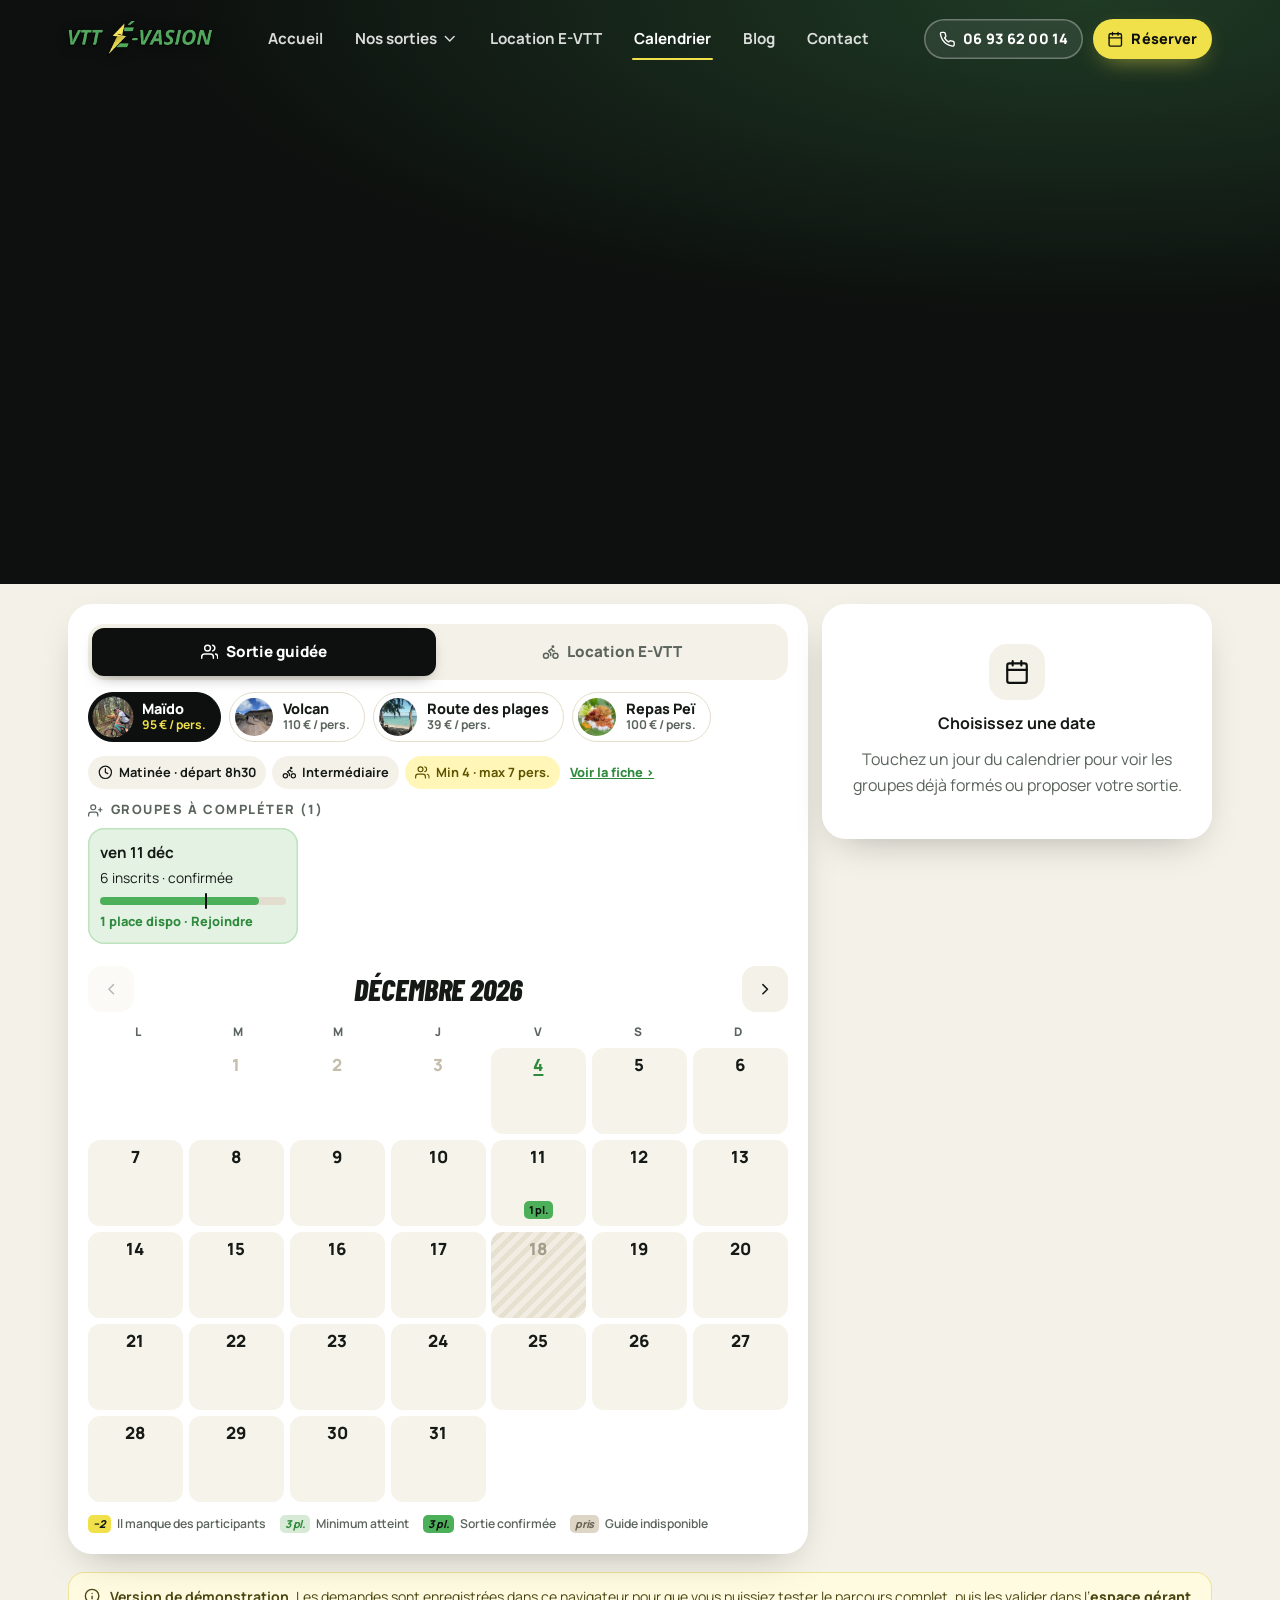
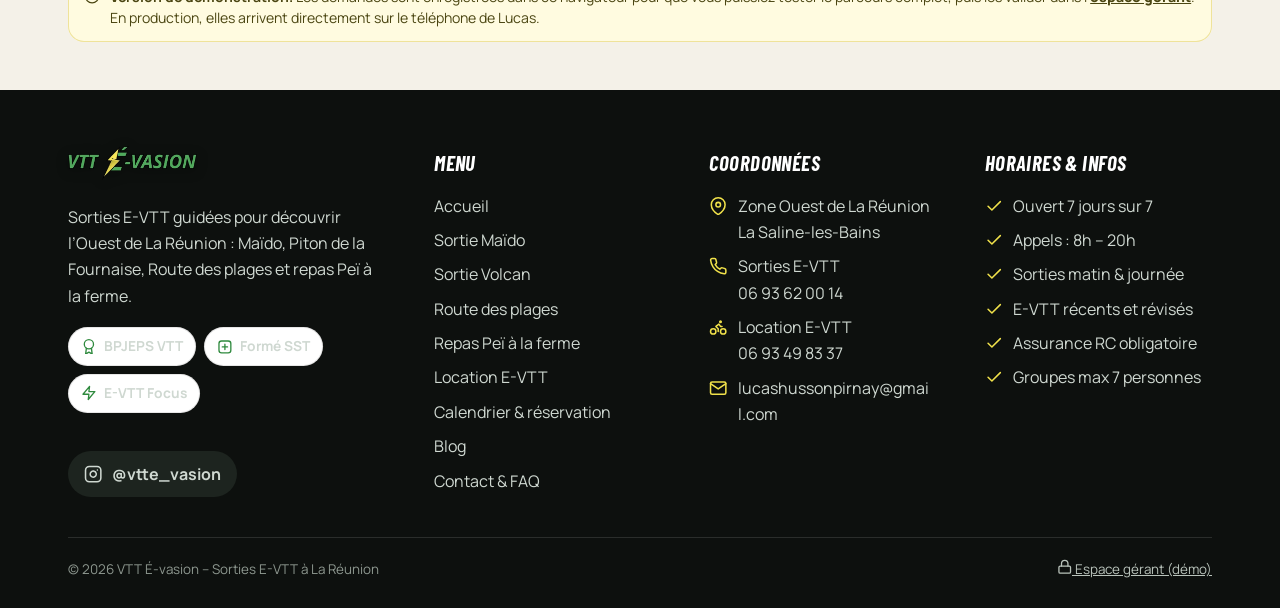
<file: reserver.html>
<!doctype html>
<html lang="fr">
<head>
<meta charset="utf-8">
<meta name="viewport" content="width=device-width, initial-scale=1, viewport-fit=cover">
<title>Réserver une sortie ou une location E-VTT – Calendrier | VTT É-vasion</title>
<meta name="description" content="Calendrier de réservation VTT É-vasion : proposez une date de sortie E-VTT, rejoignez un groupe ouvert pour atteindre le minimum de participants ou réservez vos vélos électriques.">
<meta name="theme-color" content="#0d100e">
<link rel="icon" type="image/png" href="assets/img/favicon.png">
<link rel="apple-touch-icon" href="assets/img/icon-180.png">
<meta property="og:type" content="website">
<meta property="og:locale" content="fr_FR">
<meta property="og:site_name" content="VTT É-vasion">
<meta property="og:title" content="Réserver une sortie ou une location E-VTT – Calendrier | VTT É-vasion">
<meta property="og:description" content="Calendrier de réservation VTT É-vasion : proposez une date de sortie E-VTT, rejoignez un groupe ouvert pour atteindre le minimum de participants ou réservez vos vélos électriques.">
<meta property="og:image" content="assets/img/og-image.jpg">
<link rel="preconnect" href="https://fonts.googleapis.com">
<link rel="preconnect" href="https://fonts.gstatic.com" crossorigin>
<link href="https://fonts.googleapis.com/css2?family=Barlow+Condensed:ital,wght@0,700;1,700;1,800&family=Manrope:wght@400;500;600;700;800&display=swap" rel="stylesheet">
<link rel="stylesheet" href="assets/css/style.css?v=8a3c900a">
<script>(function(d){var r=matchMedia('(prefers-reduced-motion: reduce)').matches;if(!r){d.classList.add('js-motion');setTimeout(function(){if(!window.__motion)d.classList.remove('js-motion')},3000)}try{if(!r&&!sessionStorage.getItem('ve-intro')){d.classList.add('has-loader');setTimeout(function(){d.classList.remove('has-loader')},6000)}}catch(e){}})(document.documentElement)</script><link rel="stylesheet" href="assets/css/app.css?v=fd760be1">
</head>
<body class="no-bar">
<a class="skip" href="#main">Aller au contenu</a>
<svg width="0" height="0" style="position:absolute" aria-hidden="true"><defs><symbol id="i-phone" viewBox="0 0 24 24"><path d="M22 16.92v3a2 2 0 0 1-2.18 2 19.79 19.79 0 0 1-8.63-3.07 19.5 19.5 0 0 1-6-6 19.79 19.79 0 0 1-3.07-8.67A2 2 0 0 1 4.11 2h3a2 2 0 0 1 2 1.72c.13.96.36 1.9.7 2.81a2 2 0 0 1-.45 2.11L8.09 9.91a16 16 0 0 0 6 6l1.27-1.27a2 2 0 0 1 2.11-.45c.91.34 1.85.57 2.81.7A2 2 0 0 1 22 16.92z"/></symbol><symbol id="i-cal" viewBox="0 0 24 24"><rect x="3" y="4" width="18" height="18" rx="2"/><path d="M16 2v4M8 2v4M3 10h18"/></symbol><symbol id="i-users" viewBox="0 0 24 24"><path d="M17 21v-2a4 4 0 0 0-4-4H5a4 4 0 0 0-4 4v2"/><circle cx="9" cy="7" r="4"/><path d="M23 21v-2a4 4 0 0 0-3-3.87M16 3.13a4 4 0 0 1 0 7.75"/></symbol><symbol id="i-user-plus" viewBox="0 0 24 24"><path d="M16 21v-2a4 4 0 0 0-4-4H5a4 4 0 0 0-4 4v2"/><circle cx="8.5" cy="7" r="4"/><path d="M20 8v6M23 11h-6"/></symbol><symbol id="i-clock" viewBox="0 0 24 24"><circle cx="12" cy="12" r="10"/><path d="M12 6v6l4 2"/></symbol><symbol id="i-euro" viewBox="0 0 24 24"><path d="M18.5 7.5A7 7 0 1 0 18.5 16.5M4 10.5h10M4 13.5h10"/></symbol><symbol id="i-mountain" viewBox="0 0 24 24"><path d="m8 3 4 8 5-5 5 15H2L8 3z"/></symbol><symbol id="i-bike" viewBox="0 0 24 24"><circle cx="5.5" cy="17.5" r="3.5"/><circle cx="18.5" cy="17.5" r="3.5"/><circle cx="15" cy="5" r="1"/><path d="M12 17.5V14l-3-3 4-3 2 3h2"/></symbol><symbol id="i-pin" viewBox="0 0 24 24"><path d="M21 10c0 7-9 13-9 13s-9-6-9-13a9 9 0 0 1 18 0z"/><circle cx="12" cy="10" r="3"/></symbol><symbol id="i-check" viewBox="0 0 24 24"><path d="M20 6 9 17l-5-5"/></symbol><symbol id="i-arrow" viewBox="0 0 24 24"><path d="M5 12h14M12 5l7 7-7 7"/></symbol><symbol id="i-menu" viewBox="0 0 24 24"><path d="M3 7h18M3 12h18M3 17h12"/></symbol><symbol id="i-x" viewBox="0 0 24 24"><path d="M18 6 6 18M6 6l12 12"/></symbol><symbol id="i-insta" viewBox="0 0 24 24"><rect x="2" y="2" width="20" height="20" rx="5"/><path d="M16 11.37A4 4 0 1 1 12.63 8 4 4 0 0 1 16 11.37zM17.5 6.5h.01"/></symbol><symbol id="i-mail" viewBox="0 0 24 24"><path d="M4 4h16c1.1 0 2 .9 2 2v12c0 1.1-.9 2-2 2H4c-1.1 0-2-.9-2-2V6c0-1.1.9-2 2-2z"/><path d="m22 6-10 7L2 6"/></symbol><symbol id="i-bolt" viewBox="0 0 24 24"><path d="M13 2 3 14h9l-1 8 10-12h-9l1-8z"/></symbol><symbol id="i-shield" viewBox="0 0 24 24"><path d="M12 22s8-4 8-10V5l-8-3-8 3v7c0 6 8 10 8 10z"/></symbol><symbol id="i-bag" viewBox="0 0 24 24"><path d="M4 10a4 4 0 0 1 4-4h8a4 4 0 0 1 4 4v10a2 2 0 0 1-2 2H6a2 2 0 0 1-2-2z"/><path d="M8 10h8M8 15h8M9 6V4a1 1 0 0 1 1-1h4a1 1 0 0 1 1 1v2"/></symbol><symbol id="i-star" viewBox="0 0 24 24"><path d="m12 2 3.09 6.26L22 9.27l-5 4.87 1.18 6.88L12 17.77l-6.18 3.25L7 14.14 2 9.27l6.91-1.01L12 2z"/></symbol><symbol id="i-chev-down" viewBox="0 0 24 24"><path d="m6 9 6 6 6-6"/></symbol><symbol id="i-chev-left" viewBox="0 0 24 24"><path d="m15 18-6-6 6-6"/></symbol><symbol id="i-chev-right" viewBox="0 0 24 24"><path d="m9 18 6-6-6-6"/></symbol><symbol id="i-info" viewBox="0 0 24 24"><circle cx="12" cy="12" r="10"/><path d="M12 16v-4M12 8h.01"/></symbol><symbol id="i-share" viewBox="0 0 24 24"><circle cx="18" cy="5" r="3"/><circle cx="6" cy="12" r="3"/><circle cx="18" cy="19" r="3"/><path d="m8.59 13.51 6.83 3.98M15.41 6.51l-6.82 3.98"/></symbol><symbol id="i-sun" viewBox="0 0 24 24"><circle cx="12" cy="12" r="4"/><path d="M12 2v2M12 20v2M4.93 4.93l1.41 1.41M17.66 17.66l1.41 1.41M2 12h2M20 12h2M6.34 17.66l-1.41 1.41M19.07 4.93l-1.41 1.41"/></symbol><symbol id="i-sunrise" viewBox="0 0 24 24"><path d="M17 18a5 5 0 0 0-10 0M12 2v7M4.22 10.22l1.42 1.42M1 18h2M21 18h2M18.36 11.64l1.42-1.42M23 22H1M8 6l4-4 4 4"/></symbol><symbol id="i-flame" viewBox="0 0 24 24"><path d="M8.5 14.5A2.5 2.5 0 0 0 11 12c0-1.38-.5-2-1-3-1.07-2.14-.22-4.05 2-6 .5 2.5 2 4.9 4 6.5 2 1.6 3 3.5 3 5.5a7 7 0 1 1-14 0c0-1.15.43-2.29 1-3a2.5 2.5 0 0 0 2.5 2.5z"/></symbol><symbol id="i-leaf" viewBox="0 0 24 24"><path d="M11 20A7 7 0 0 1 9.8 6.1C15.5 5 17 4.48 19 2c1 2 2 4.18 2 8 0 5.5-4.78 10-10 10z"/><path d="M2 21c0-3 1.85-5.36 5.08-6C9.5 14.52 12 13 13 12"/></symbol><symbol id="i-map" viewBox="0 0 24 24"><path d="m1 6 7-4 8 4 7-4v16l-7 4-8-4-7 4z"/><path d="M8 2v16M16 6v16"/></symbol><symbol id="i-wave" viewBox="0 0 24 24"><path d="M2 7c.6.5 1.2 1 2.5 1 2.5 0 2.5-2 5-2 2.6 0 2.4 2 5 2 2.5 0 2.5-2 5-2 1.3 0 1.9.5 2.5 1M2 13c.6.5 1.2 1 2.5 1 2.5 0 2.5-2 5-2 2.6 0 2.4 2 5 2 2.5 0 2.5-2 5-2 1.3 0 1.9.5 2.5 1M2 19c.6.5 1.2 1 2.5 1 2.5 0 2.5-2 5-2 2.6 0 2.4 2 5 2 2.5 0 2.5-2 5-2 1.3 0 1.9.5 2.5 1"/></symbol><symbol id="i-plus" viewBox="0 0 24 24"><path d="M12 5v14M5 12h14"/></symbol><symbol id="i-minus" viewBox="0 0 24 24"><path d="M5 12h14"/></symbol><symbol id="i-bell" viewBox="0 0 24 24"><path d="M18 8A6 6 0 0 0 6 8c0 7-3 9-3 9h18s-3-2-3-9M13.73 21a2 2 0 0 1-3.46 0"/></symbol><symbol id="i-sliders" viewBox="0 0 24 24"><path d="M4 21v-7M4 10V3M12 21v-9M12 8V3M20 21v-5M20 12V3M1 14h6M9 8h6M17 16h6"/></symbol><symbol id="i-list" viewBox="0 0 24 24"><path d="M8 6h13M8 12h13M8 18h13M3 6h.01M3 12h.01M3 18h.01"/></symbol><symbol id="i-alert" viewBox="0 0 24 24"><path d="M10.29 3.86 1.82 18a2 2 0 0 0 1.71 3h16.94a2 2 0 0 0 1.71-3L13.71 3.86a2 2 0 0 0-3.42 0z"/><path d="M12 9v4M12 17h.01"/></symbol><symbol id="i-msg" viewBox="0 0 24 24"><path d="M21 15a2 2 0 0 1-2 2H7l-4 4V5a2 2 0 0 1 2-2h14a2 2 0 0 1 2 2z"/></symbol><symbol id="i-award" viewBox="0 0 24 24"><circle cx="12" cy="8" r="7"/><path d="M8.21 13.89 7 23l5-3 5 3-1.21-9.12"/></symbol><symbol id="i-cross" viewBox="0 0 24 24"><rect x="3" y="3" width="18" height="18" rx="4"/><path d="M12 8v8M8 12h8"/></symbol><symbol id="i-utensils" viewBox="0 0 24 24"><path d="M3 2v7c0 1.1.9 2 2 2h4a2 2 0 0 0 2-2V2M7 2v20M21 15V2a5 5 0 0 0-5 5v6c0 1.1.9 2 2 2h3zm0 0v7"/></symbol><symbol id="i-camera" viewBox="0 0 24 24"><path d="M23 19a2 2 0 0 1-2 2H3a2 2 0 0 1-2-2V8a2 2 0 0 1 2-2h4l2-3h6l2 3h4a2 2 0 0 1 2 2z"/><circle cx="12" cy="13" r="4"/></symbol><symbol id="i-home" viewBox="0 0 24 24"><path d="m3 9 9-7 9 7v11a2 2 0 0 1-2 2H5a2 2 0 0 1-2-2z"/><path d="M9 22V12h6v10"/></symbol><symbol id="i-lock" viewBox="0 0 24 24"><rect x="3" y="11" width="18" height="11" rx="2"/><path d="M7 11V7a5 5 0 0 1 10 0v4"/></symbol><symbol id="i-refresh" viewBox="0 0 24 24"><path d="M23 4v6h-6M1 20v-6h6"/><path d="M3.51 9a9 9 0 0 1 14.85-3.36L23 10M1 14l4.64 4.36A9 9 0 0 0 20.49 15"/></symbol><symbol id="i-copy" viewBox="0 0 24 24"><rect x="9" y="9" width="13" height="13" rx="2"/><path d="M5 15H4a2 2 0 0 1-2-2V4a2 2 0 0 1 2-2h9a2 2 0 0 1 2 2v1"/></symbol><symbol id="i-van" viewBox="0 0 24 24"><path d="M1 4h14v12H1zM15 8h4l4 4v4h-8z"/><circle cx="5.5" cy="18.5" r="2.5"/><circle cx="18.5" cy="18.5" r="2.5"/></symbol><symbol id="i-phonebox" viewBox="0 0 24 24"><rect x="5" y="2" width="14" height="20" rx="2"/><path d="M12 18h.01"/></symbol><symbol id="i-trash" viewBox="0 0 24 24"><path d="M3 6h18M19 6v14a2 2 0 0 1-2 2H7a2 2 0 0 1-2-2V6m3 0V4a2 2 0 0 1 2-2h4a2 2 0 0 1 2 2v2"/></symbol><symbol id="i-ext" viewBox="0 0 24 24"><path d="M18 13v6a2 2 0 0 1-2 2H5a2 2 0 0 1-2-2V8a2 2 0 0 1 2-2h6M15 3h6v6M10 14 21 3"/></symbol></defs></svg>
<div class="loader" aria-hidden="true" data-loader>
  <div class="ld-inner">
    <svg class="ld-bolt" viewBox="0 0 24 24"><path d="M13 2 3 14h9l-1 8 10-12h-9l1-8z"/></svg>
    <img class="ld-logo" src="assets/img/logo.webp" width="483" height="127" alt="">
    <div class="ld-track" data-loader-track><i></i><span class="ld-bike"><svg class="i"><use href="#i-bike"/></svg></span></div>
    <p class="ld-txt">L’île intense arrive…</p>
  </div>
</div>
<header class="site-header" data-header>
  <div class="container bar">
    <a class="brand" href="index.html" aria-label="VTT É-vasion, accueil"><img src="assets/img/logo.webp" width="483" height="127" alt="VTT É-vasion"></a>
    <nav class="nav-desktop" aria-label="Navigation principale">
      <a href="index.html">Accueil</a>
      <div class="has-sub">
        <button type="button" aria-haspopup="true">Nos sorties <svg class="i" aria-hidden="true"><use href="#i-chev-down"/></svg></button>
        <div class="sub"><a href="sortie-maido.html">Sortie Maïdo <small>95 €</small></a><a href="sortie-volcan.html">Sortie Volcan <small>110 €</small></a><a href="sortie-route-des-plages.html">Route des plages <small>39 €</small></a><a href="sortie-repas-pei.html">Repas Peï à la ferme <small>100 €</small></a></div>
      </div>
      <a href="location-e-vtt.html">Location E-VTT</a>
      <a href="reserver.html" aria-current="page">Calendrier</a>
      <a href="blog.html">Blog</a>
      <a href="contact.html">Contact</a>
    </nav>
    <div class="header-cta">
      <a class="btn btn-ghost btn-sm" href="tel:+262693620014"><svg class="i" aria-hidden="true"><use href="#i-phone"/></svg> 06 93 62 00 14</a>
      <a class="btn btn-volt btn-sm" href="reserver.html"><svg class="i" aria-hidden="true"><use href="#i-cal"/></svg> Réserver</a>
    </div>
    <button class="burger" type="button" aria-label="Ouvrir le menu" aria-expanded="false" aria-controls="menu" data-menu-open><svg class="i" aria-hidden="true"><use href="#i-menu"/></svg></button>
  </div>
</header>
<div class="menu" id="menu" role="dialog" aria-modal="true" aria-label="Menu" data-menu>
  <div class="bar">
    <a class="brand" href="index.html"><img src="assets/img/logo.webp" width="483" height="127" alt="VTT É-vasion"></a>
    <button class="burger" type="button" aria-label="Fermer le menu" data-menu-close><svg class="i" aria-hidden="true"><use href="#i-x"/></svg></button>
  </div>
  <nav aria-label="Menu mobile">
    <a href="index.html">Accueil</a>
    <a class="sub-link" href="sortie-maido.html">Sortie Maïdo <small>95 €</small></a>
    <a class="sub-link" href="sortie-volcan.html">Sortie Volcan <small>110 €</small></a>
    <a class="sub-link" href="sortie-route-des-plages.html">Route des plages <small>39 €</small></a>
    <a class="sub-link" href="sortie-repas-pei.html">Repas Peï à la ferme <small>100 €</small></a>
    <a href="location-e-vtt.html">Location E-VTT <small>dès 59 €</small></a>
    <a href="reserver.html">Calendrier <small>réserver</small></a>
    <a href="blog.html">Blog</a>
    <a href="contact.html">Contact</a>
  </nav>
  <div class="menu-foot">
    <a class="btn btn-volt" href="reserver.html"><svg class="i" aria-hidden="true"><use href="#i-cal"/></svg> Réserver une sortie</a>
    <a class="btn btn-ghost" href="tel:+262693620014"><svg class="i" aria-hidden="true"><use href="#i-phone"/></svg> Sorties · 06 93 62 00 14</a>
    <a class="btn btn-ghost" href="tel:+262693498337"><svg class="i" aria-hidden="true"><use href="#i-bike"/></svg> Location · 06 93 49 83 37</a>
  </div>
</div>
<main id="main">

<section class="page-hero compact">
  <div class="container inner">
    <nav class="crumbs" aria-label="Fil d’Ariane"><a href="index.html">Accueil</a> / <span>Calendrier</span></nav>
    <span class="eyebrow">Réservation en ligne</span>
    <h1>Choisissez <span class="hl">votre date</span></h1>
    <p class="lead">Proposez une sortie, rejoignez un groupe déjà formé ou réservez vos vélos. Lucas valide chaque demande depuis son téléphone et vous recontacte.</p>
    <ol class="steps">
      <li><b>1</b><span>Choisissez une sortie (ou la location) et une date</span></li>
      <li><b>2</b><span>Pas assez nombreux ? Votre groupe reste ouvert pour être complété</span></li>
      <li><b>3</b><span>Lucas valide et vous confirme par téléphone ou SMS</span></li>
    </ol>
  </div>
</section>

<section class="section-tight booking-section">
  <div class="container">
    <div class="booking" data-booking>
      <div class="bk-main">
        <div class="bk-tabs" role="tablist" aria-label="Type de réservation">
          <button type="button" role="tab" data-mode="sortie" aria-selected="true"><svg class="i" aria-hidden="true"><use href="#i-users"/></svg> Sortie guidée</button>
          <button type="button" role="tab" data-mode="location" aria-selected="false"><svg class="i" aria-hidden="true"><use href="#i-bike"/></svg> Location E-VTT</button>
        </div>
        <div class="bk-acts" data-acts role="radiogroup" aria-label="Choix de la sortie"></div>
        <div class="bk-actinfo" data-actinfo></div>
        <div class="bk-groups" data-bk-groups></div>
        <div class="cal" data-cal>
          <div class="cal-head">
            <button type="button" class="cal-nav" data-cal-prev aria-label="Mois précédent"><svg class="i" aria-hidden="true"><use href="#i-chev-left"/></svg></button>
            <h2 class="cal-title" data-cal-title aria-live="polite"></h2>
            <button type="button" class="cal-nav" data-cal-next aria-label="Mois suivant"><svg class="i" aria-hidden="true"><use href="#i-chev-right"/></svg></button>
          </div>
          <div class="cal-week" aria-hidden="true"><span>L</span><span>M</span><span>M</span><span>J</span><span>V</span><span>S</span><span>D</span></div>
          <div class="cal-grid" data-cal-grid role="grid"></div>
          <div class="cal-legend" data-cal-legend></div>
        </div>
      </div>
      <aside class="bk-day" data-day aria-live="polite"></aside>
    </div>
    <p class="demo-note"><svg class="i" aria-hidden="true"><use href="#i-info"/></svg> <span><b>Version de démonstration.</b> Les demandes sont enregistrées dans ce navigateur pour que vous puissiez tester le parcours complet, puis les valider dans l’<a href="gerant.html">espace gérant</a>. En production, elles arrivent directement sur le téléphone de Lucas.</span></p>
  </div>
</section>

<dialog class="sheet" data-sheet aria-labelledby="sheet-title"></dialog>

</main>
<footer class="site-footer">
  <div class="container">
    <div class="foot-grid">
      <div>
        <a class="brand" href="index.html"><img src="assets/img/logo.webp" width="483" height="127" alt="VTT É-vasion" loading="lazy"></a>
        <p style="margin-top:16px">Sorties E-VTT guidées pour découvrir l’Ouest de La Réunion : Maïdo, Piton de la Fournaise, Route des plages et repas Peï à la ferme.</p>
        <div class="chips"><span class="chip"><svg class="i" aria-hidden="true"><use href="#i-award"/></svg> BPJEPS VTT</span><span class="chip"><svg class="i" aria-hidden="true"><use href="#i-cross"/></svg> Formé SST</span><span class="chip"><svg class="i" aria-hidden="true"><use href="#i-bolt"/></svg> E-VTT Focus</span></div>
        <a class="social" href="https://www.instagram.com/vtte_vasion/" target="_blank" rel="noopener"><svg class="i" aria-hidden="true"><use href="#i-insta"/></svg> @vtte_vasion</a>
      </div>
      <div>
        <h4>Menu</h4>
        <ul class="foot-list">
          <li><a href="index.html">Accueil</a></li>
          <li><a href="sortie-maido.html">Sortie Maïdo</a></li><li><a href="sortie-volcan.html">Sortie Volcan</a></li><li><a href="sortie-route-des-plages.html">Route des plages</a></li><li><a href="sortie-repas-pei.html">Repas Peï à la ferme</a></li>
          <li><a href="location-e-vtt.html">Location E-VTT</a></li>
          <li><a href="reserver.html">Calendrier & réservation</a></li>
          <li><a href="blog.html">Blog</a></li>
          <li><a href="contact.html">Contact & FAQ</a></li>
        </ul>
      </div>
      <div>
        <h4>Coordonnées</h4>
        <ul class="foot-list">
          <li><svg class="i" aria-hidden="true"><use href="#i-pin"/></svg><span>Zone Ouest de La Réunion<br>La Saline-les-Bains</span></li>
          <li><svg class="i" aria-hidden="true"><use href="#i-phone"/></svg><span>Sorties E-VTT<br><a href="tel:+262693620014">06 93 62 00 14</a></span></li>
          <li><svg class="i" aria-hidden="true"><use href="#i-bike"/></svg><span>Location E-VTT<br><a href="tel:+262693498337">06 93 49 83 37</a></span></li>
          <li><svg class="i" aria-hidden="true"><use href="#i-mail"/></svg><a href="mailto:lucashussonpirnay@gmail.com" style="word-break:break-all">lucashussonpirnay@gmail.com</a></li>
        </ul>
      </div>
      <div>
        <h4>Horaires & infos</h4>
        <ul class="foot-list">
          <li><svg class="i" aria-hidden="true"><use href="#i-check"/></svg>Ouvert 7 jours sur 7</li>
          <li><svg class="i" aria-hidden="true"><use href="#i-check"/></svg>Appels : 8h – 20h</li>
          <li><svg class="i" aria-hidden="true"><use href="#i-check"/></svg>Sorties matin & journée</li>
          <li><svg class="i" aria-hidden="true"><use href="#i-check"/></svg>E-VTT récents et révisés</li>
          <li><svg class="i" aria-hidden="true"><use href="#i-check"/></svg>Assurance RC obligatoire</li>
          <li><svg class="i" aria-hidden="true"><use href="#i-check"/></svg>Groupes max 7 personnes</li>
        </ul>
      </div>
    </div>
    <div class="foot-bottom">
      <span>© 2026 VTT É-vasion – Sorties E-VTT à La Réunion</span>
      <a href="gerant.html"><svg class="i" aria-hidden="true"><use href="#i-lock"/></svg> Espace gérant (démo)</a>
    </div>
  </div>
</footer>

<div class="lightbox" data-lightbox role="dialog" aria-modal="true" aria-label="Photo agrandie" hidden>
  <button class="lb-btn lb-close" type="button" data-lb-close aria-label="Fermer"><svg class="i" aria-hidden="true"><use href="#i-x"/></svg></button>
  <button class="lb-btn lb-prev" type="button" data-lb-prev aria-label="Photo précédente"><svg class="i" aria-hidden="true"><use href="#i-chev-left"/></svg></button>
  <figure><img alt=""><figcaption></figcaption></figure>
  <button class="lb-btn lb-next" type="button" data-lb-next aria-label="Photo suivante"><svg class="i" aria-hidden="true"><use href="#i-chev-right"/></svg></button>
</div>
<script src="assets/js/data.js?v=3d46b8d7"></script>
<script src="assets/js/store.js?v=19b1332c"></script>
<script src="assets/js/site.js?v=efa81a24"></script>
<script src="assets/js/motion.js?v=9841bde2"></script>
<script src="assets/js/booking.js?v=ca55c058"></script>
</body>
</html>
</file>
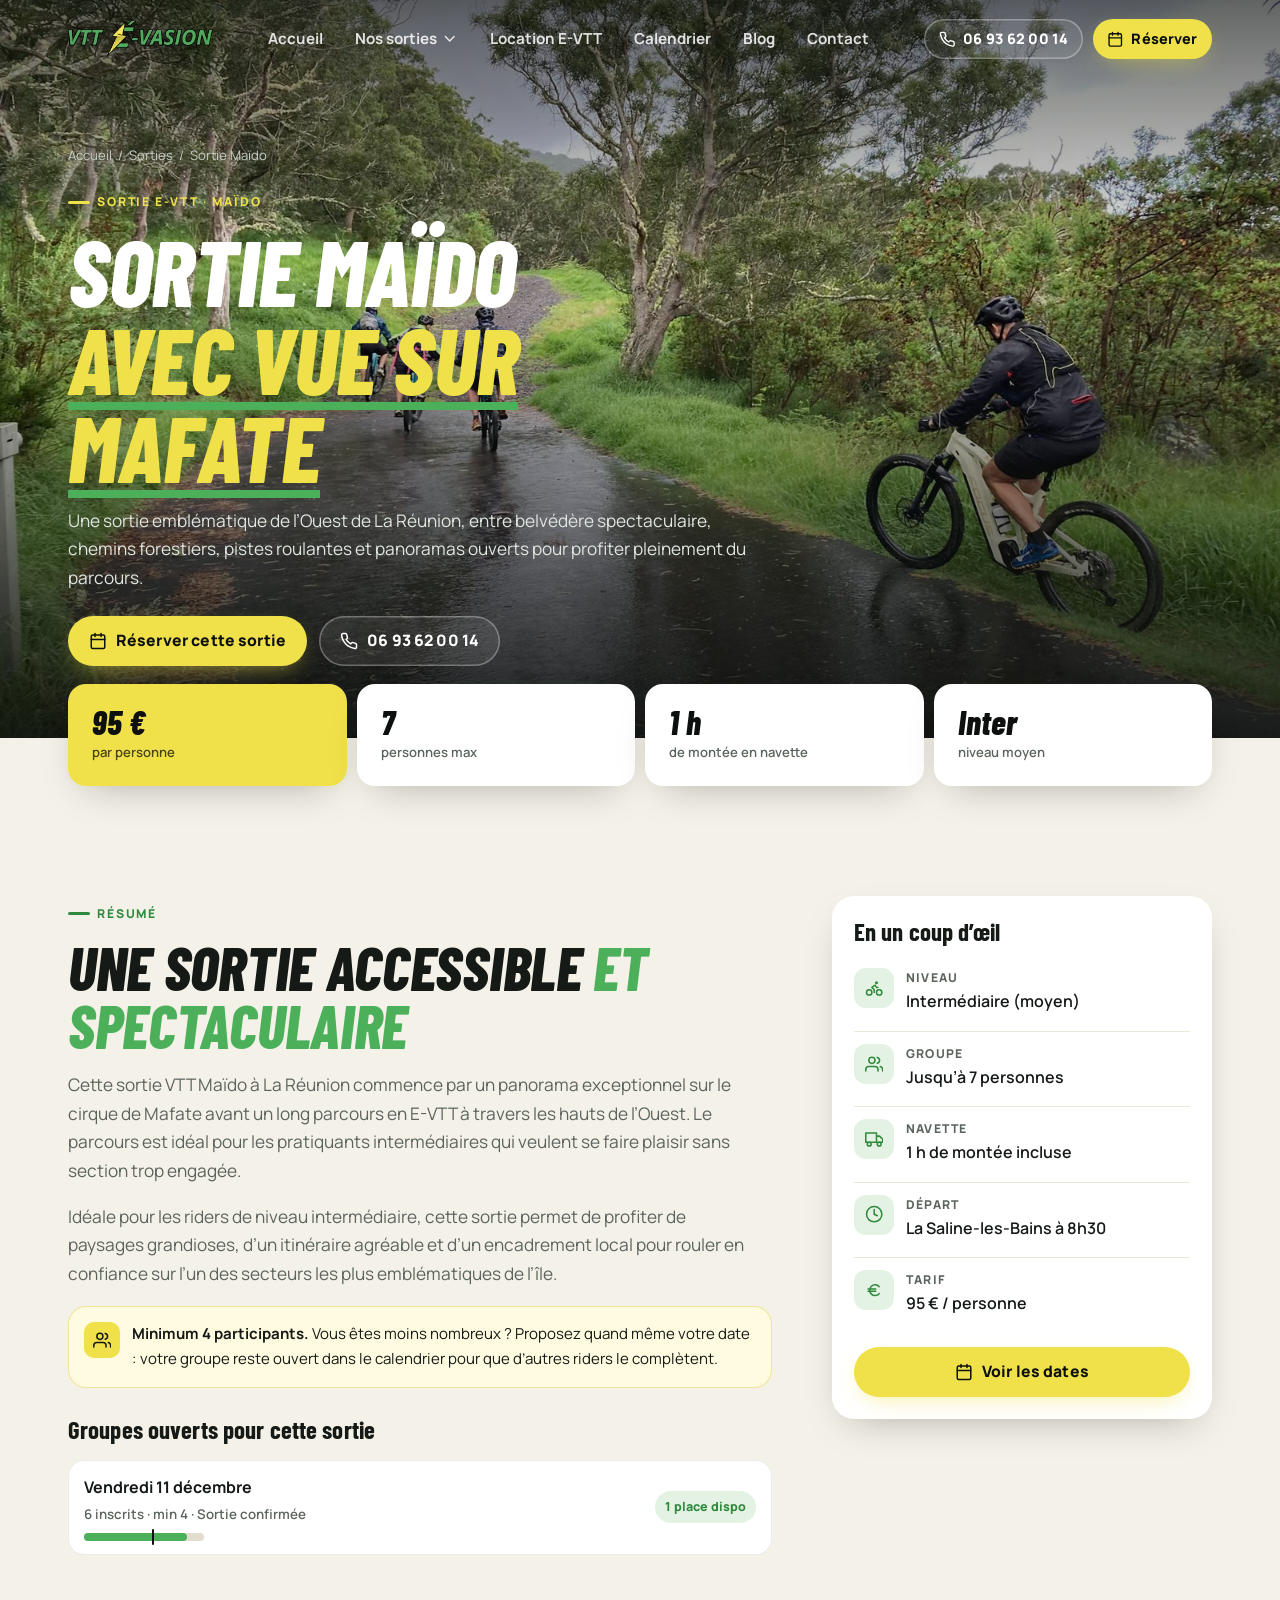
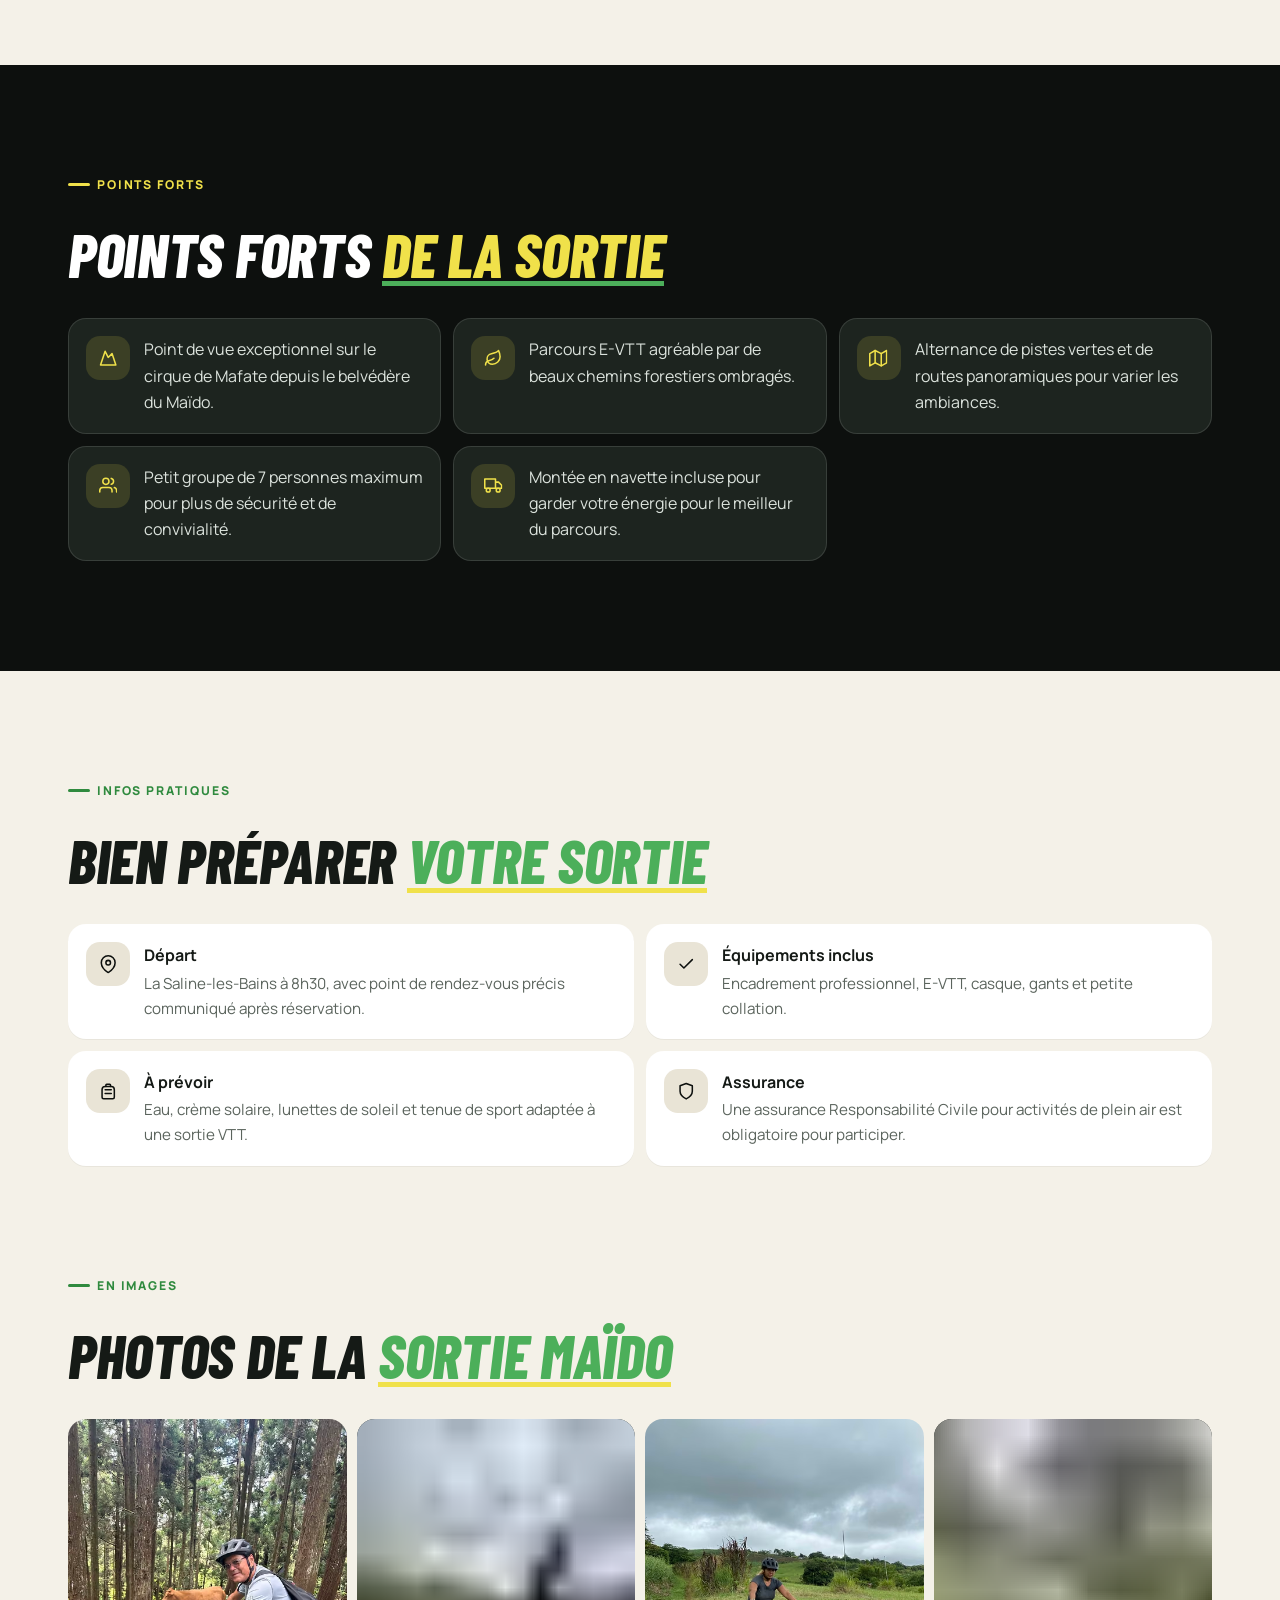
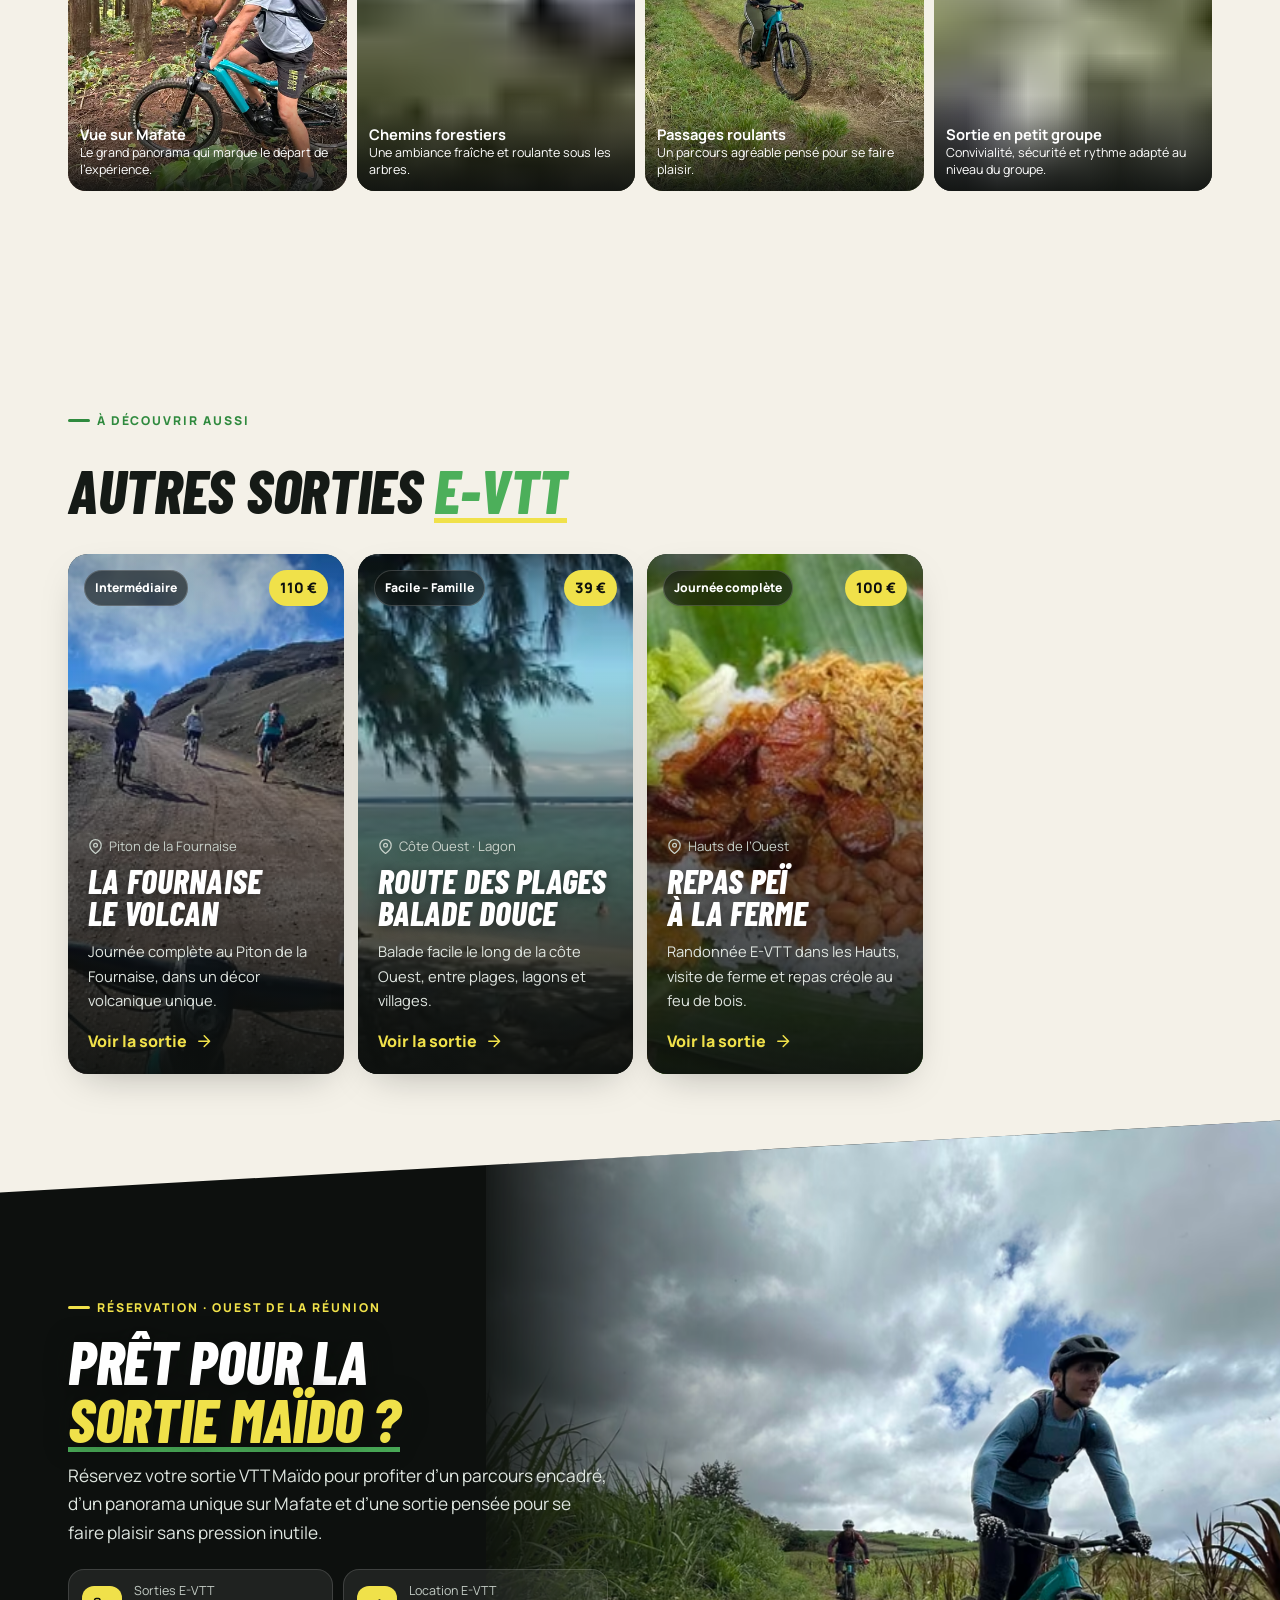
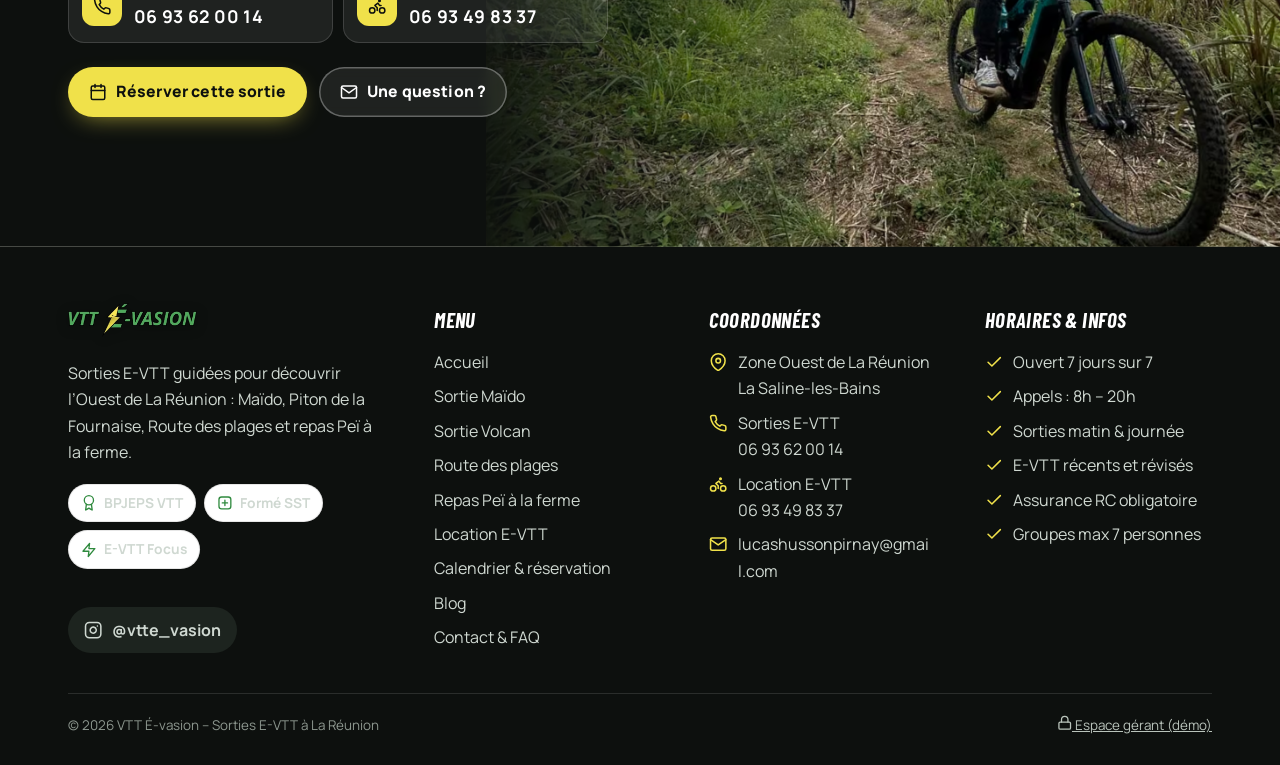
<file: sortie-maido.html>
<!doctype html>
<html lang="fr">
<head>
<meta charset="utf-8">
<meta name="viewport" content="width=device-width, initial-scale=1, viewport-fit=cover">
<title>Sortie VTT Maïdo en E-VTT avec vue sur Mafate – La Réunion | VTT É-vasion</title>
<meta name="description" content="Sortie VTT Maïdo à La Réunion : panorama sur le cirque de Mafate, chemins forestiers et pistes roulantes en E-VTT. 95 €/pers, navette incluse, groupe de 7 max.">
<meta name="theme-color" content="#0d100e">
<link rel="icon" type="image/png" href="assets/img/favicon.png">
<link rel="apple-touch-icon" href="assets/img/icon-180.png">
<meta property="og:type" content="website">
<meta property="og:locale" content="fr_FR">
<meta property="og:site_name" content="VTT É-vasion">
<meta property="og:title" content="Sortie VTT Maïdo en E-VTT avec vue sur Mafate – La Réunion | VTT É-vasion">
<meta property="og:description" content="Sortie VTT Maïdo à La Réunion : panorama sur le cirque de Mafate, chemins forestiers et pistes roulantes en E-VTT. 95 €/pers, navette incluse, groupe de 7 max.">
<meta property="og:image" content="assets/img/og-image.jpg">
<link rel="preconnect" href="https://fonts.googleapis.com">
<link rel="preconnect" href="https://fonts.gstatic.com" crossorigin>
<link href="https://fonts.googleapis.com/css2?family=Barlow+Condensed:ital,wght@0,700;1,700;1,800&family=Manrope:wght@400;500;600;700;800&display=swap" rel="stylesheet">
<link rel="stylesheet" href="assets/css/style.css?v=8a3c900a">
<script>(function(d){var r=matchMedia('(prefers-reduced-motion: reduce)').matches;if(!r){d.classList.add('js-motion');setTimeout(function(){if(!window.__motion)d.classList.remove('js-motion')},3000)}try{if(!r&&!sessionStorage.getItem('ve-intro')){d.classList.add('has-loader');setTimeout(function(){d.classList.remove('has-loader')},6000)}}catch(e){}})(document.documentElement)</script><link rel="preload" as="image" type="image/avif" href="assets/img/groupe-route-foret-m.avif" media="(max-width: 767px) and (orientation: portrait)" fetchpriority="high">
<link rel="preload" as="image" type="image/avif" imagesrcset="assets/img/groupe-route-foret-480.avif 480w, assets/img/groupe-route-foret-720.avif 720w, assets/img/groupe-route-foret-960.avif 960w, assets/img/groupe-route-foret-1600.avif 1600w, assets/img/groupe-route-foret-2400.avif 2400w" imagesizes="100vw" media="(min-width: 768px), (orientation: landscape)" fetchpriority="high">

</head>
<body>
<a class="skip" href="#main">Aller au contenu</a>
<svg width="0" height="0" style="position:absolute" aria-hidden="true"><defs><symbol id="i-phone" viewBox="0 0 24 24"><path d="M22 16.92v3a2 2 0 0 1-2.18 2 19.79 19.79 0 0 1-8.63-3.07 19.5 19.5 0 0 1-6-6 19.79 19.79 0 0 1-3.07-8.67A2 2 0 0 1 4.11 2h3a2 2 0 0 1 2 1.72c.13.96.36 1.9.7 2.81a2 2 0 0 1-.45 2.11L8.09 9.91a16 16 0 0 0 6 6l1.27-1.27a2 2 0 0 1 2.11-.45c.91.34 1.85.57 2.81.7A2 2 0 0 1 22 16.92z"/></symbol><symbol id="i-cal" viewBox="0 0 24 24"><rect x="3" y="4" width="18" height="18" rx="2"/><path d="M16 2v4M8 2v4M3 10h18"/></symbol><symbol id="i-users" viewBox="0 0 24 24"><path d="M17 21v-2a4 4 0 0 0-4-4H5a4 4 0 0 0-4 4v2"/><circle cx="9" cy="7" r="4"/><path d="M23 21v-2a4 4 0 0 0-3-3.87M16 3.13a4 4 0 0 1 0 7.75"/></symbol><symbol id="i-user-plus" viewBox="0 0 24 24"><path d="M16 21v-2a4 4 0 0 0-4-4H5a4 4 0 0 0-4 4v2"/><circle cx="8.5" cy="7" r="4"/><path d="M20 8v6M23 11h-6"/></symbol><symbol id="i-clock" viewBox="0 0 24 24"><circle cx="12" cy="12" r="10"/><path d="M12 6v6l4 2"/></symbol><symbol id="i-euro" viewBox="0 0 24 24"><path d="M18.5 7.5A7 7 0 1 0 18.5 16.5M4 10.5h10M4 13.5h10"/></symbol><symbol id="i-mountain" viewBox="0 0 24 24"><path d="m8 3 4 8 5-5 5 15H2L8 3z"/></symbol><symbol id="i-bike" viewBox="0 0 24 24"><circle cx="5.5" cy="17.5" r="3.5"/><circle cx="18.5" cy="17.5" r="3.5"/><circle cx="15" cy="5" r="1"/><path d="M12 17.5V14l-3-3 4-3 2 3h2"/></symbol><symbol id="i-pin" viewBox="0 0 24 24"><path d="M21 10c0 7-9 13-9 13s-9-6-9-13a9 9 0 0 1 18 0z"/><circle cx="12" cy="10" r="3"/></symbol><symbol id="i-check" viewBox="0 0 24 24"><path d="M20 6 9 17l-5-5"/></symbol><symbol id="i-arrow" viewBox="0 0 24 24"><path d="M5 12h14M12 5l7 7-7 7"/></symbol><symbol id="i-menu" viewBox="0 0 24 24"><path d="M3 7h18M3 12h18M3 17h12"/></symbol><symbol id="i-x" viewBox="0 0 24 24"><path d="M18 6 6 18M6 6l12 12"/></symbol><symbol id="i-insta" viewBox="0 0 24 24"><rect x="2" y="2" width="20" height="20" rx="5"/><path d="M16 11.37A4 4 0 1 1 12.63 8 4 4 0 0 1 16 11.37zM17.5 6.5h.01"/></symbol><symbol id="i-mail" viewBox="0 0 24 24"><path d="M4 4h16c1.1 0 2 .9 2 2v12c0 1.1-.9 2-2 2H4c-1.1 0-2-.9-2-2V6c0-1.1.9-2 2-2z"/><path d="m22 6-10 7L2 6"/></symbol><symbol id="i-bolt" viewBox="0 0 24 24"><path d="M13 2 3 14h9l-1 8 10-12h-9l1-8z"/></symbol><symbol id="i-shield" viewBox="0 0 24 24"><path d="M12 22s8-4 8-10V5l-8-3-8 3v7c0 6 8 10 8 10z"/></symbol><symbol id="i-bag" viewBox="0 0 24 24"><path d="M4 10a4 4 0 0 1 4-4h8a4 4 0 0 1 4 4v10a2 2 0 0 1-2 2H6a2 2 0 0 1-2-2z"/><path d="M8 10h8M8 15h8M9 6V4a1 1 0 0 1 1-1h4a1 1 0 0 1 1 1v2"/></symbol><symbol id="i-star" viewBox="0 0 24 24"><path d="m12 2 3.09 6.26L22 9.27l-5 4.87 1.18 6.88L12 17.77l-6.18 3.25L7 14.14 2 9.27l6.91-1.01L12 2z"/></symbol><symbol id="i-chev-down" viewBox="0 0 24 24"><path d="m6 9 6 6 6-6"/></symbol><symbol id="i-chev-left" viewBox="0 0 24 24"><path d="m15 18-6-6 6-6"/></symbol><symbol id="i-chev-right" viewBox="0 0 24 24"><path d="m9 18 6-6-6-6"/></symbol><symbol id="i-info" viewBox="0 0 24 24"><circle cx="12" cy="12" r="10"/><path d="M12 16v-4M12 8h.01"/></symbol><symbol id="i-share" viewBox="0 0 24 24"><circle cx="18" cy="5" r="3"/><circle cx="6" cy="12" r="3"/><circle cx="18" cy="19" r="3"/><path d="m8.59 13.51 6.83 3.98M15.41 6.51l-6.82 3.98"/></symbol><symbol id="i-sun" viewBox="0 0 24 24"><circle cx="12" cy="12" r="4"/><path d="M12 2v2M12 20v2M4.93 4.93l1.41 1.41M17.66 17.66l1.41 1.41M2 12h2M20 12h2M6.34 17.66l-1.41 1.41M19.07 4.93l-1.41 1.41"/></symbol><symbol id="i-sunrise" viewBox="0 0 24 24"><path d="M17 18a5 5 0 0 0-10 0M12 2v7M4.22 10.22l1.42 1.42M1 18h2M21 18h2M18.36 11.64l1.42-1.42M23 22H1M8 6l4-4 4 4"/></symbol><symbol id="i-flame" viewBox="0 0 24 24"><path d="M8.5 14.5A2.5 2.5 0 0 0 11 12c0-1.38-.5-2-1-3-1.07-2.14-.22-4.05 2-6 .5 2.5 2 4.9 4 6.5 2 1.6 3 3.5 3 5.5a7 7 0 1 1-14 0c0-1.15.43-2.29 1-3a2.5 2.5 0 0 0 2.5 2.5z"/></symbol><symbol id="i-leaf" viewBox="0 0 24 24"><path d="M11 20A7 7 0 0 1 9.8 6.1C15.5 5 17 4.48 19 2c1 2 2 4.18 2 8 0 5.5-4.78 10-10 10z"/><path d="M2 21c0-3 1.85-5.36 5.08-6C9.5 14.52 12 13 13 12"/></symbol><symbol id="i-map" viewBox="0 0 24 24"><path d="m1 6 7-4 8 4 7-4v16l-7 4-8-4-7 4z"/><path d="M8 2v16M16 6v16"/></symbol><symbol id="i-wave" viewBox="0 0 24 24"><path d="M2 7c.6.5 1.2 1 2.5 1 2.5 0 2.5-2 5-2 2.6 0 2.4 2 5 2 2.5 0 2.5-2 5-2 1.3 0 1.9.5 2.5 1M2 13c.6.5 1.2 1 2.5 1 2.5 0 2.5-2 5-2 2.6 0 2.4 2 5 2 2.5 0 2.5-2 5-2 1.3 0 1.9.5 2.5 1M2 19c.6.5 1.2 1 2.5 1 2.5 0 2.5-2 5-2 2.6 0 2.4 2 5 2 2.5 0 2.5-2 5-2 1.3 0 1.9.5 2.5 1"/></symbol><symbol id="i-plus" viewBox="0 0 24 24"><path d="M12 5v14M5 12h14"/></symbol><symbol id="i-minus" viewBox="0 0 24 24"><path d="M5 12h14"/></symbol><symbol id="i-bell" viewBox="0 0 24 24"><path d="M18 8A6 6 0 0 0 6 8c0 7-3 9-3 9h18s-3-2-3-9M13.73 21a2 2 0 0 1-3.46 0"/></symbol><symbol id="i-sliders" viewBox="0 0 24 24"><path d="M4 21v-7M4 10V3M12 21v-9M12 8V3M20 21v-5M20 12V3M1 14h6M9 8h6M17 16h6"/></symbol><symbol id="i-list" viewBox="0 0 24 24"><path d="M8 6h13M8 12h13M8 18h13M3 6h.01M3 12h.01M3 18h.01"/></symbol><symbol id="i-alert" viewBox="0 0 24 24"><path d="M10.29 3.86 1.82 18a2 2 0 0 0 1.71 3h16.94a2 2 0 0 0 1.71-3L13.71 3.86a2 2 0 0 0-3.42 0z"/><path d="M12 9v4M12 17h.01"/></symbol><symbol id="i-msg" viewBox="0 0 24 24"><path d="M21 15a2 2 0 0 1-2 2H7l-4 4V5a2 2 0 0 1 2-2h14a2 2 0 0 1 2 2z"/></symbol><symbol id="i-award" viewBox="0 0 24 24"><circle cx="12" cy="8" r="7"/><path d="M8.21 13.89 7 23l5-3 5 3-1.21-9.12"/></symbol><symbol id="i-cross" viewBox="0 0 24 24"><rect x="3" y="3" width="18" height="18" rx="4"/><path d="M12 8v8M8 12h8"/></symbol><symbol id="i-utensils" viewBox="0 0 24 24"><path d="M3 2v7c0 1.1.9 2 2 2h4a2 2 0 0 0 2-2V2M7 2v20M21 15V2a5 5 0 0 0-5 5v6c0 1.1.9 2 2 2h3zm0 0v7"/></symbol><symbol id="i-camera" viewBox="0 0 24 24"><path d="M23 19a2 2 0 0 1-2 2H3a2 2 0 0 1-2-2V8a2 2 0 0 1 2-2h4l2-3h6l2 3h4a2 2 0 0 1 2 2z"/><circle cx="12" cy="13" r="4"/></symbol><symbol id="i-home" viewBox="0 0 24 24"><path d="m3 9 9-7 9 7v11a2 2 0 0 1-2 2H5a2 2 0 0 1-2-2z"/><path d="M9 22V12h6v10"/></symbol><symbol id="i-lock" viewBox="0 0 24 24"><rect x="3" y="11" width="18" height="11" rx="2"/><path d="M7 11V7a5 5 0 0 1 10 0v4"/></symbol><symbol id="i-refresh" viewBox="0 0 24 24"><path d="M23 4v6h-6M1 20v-6h6"/><path d="M3.51 9a9 9 0 0 1 14.85-3.36L23 10M1 14l4.64 4.36A9 9 0 0 0 20.49 15"/></symbol><symbol id="i-copy" viewBox="0 0 24 24"><rect x="9" y="9" width="13" height="13" rx="2"/><path d="M5 15H4a2 2 0 0 1-2-2V4a2 2 0 0 1 2-2h9a2 2 0 0 1 2 2v1"/></symbol><symbol id="i-van" viewBox="0 0 24 24"><path d="M1 4h14v12H1zM15 8h4l4 4v4h-8z"/><circle cx="5.5" cy="18.5" r="2.5"/><circle cx="18.5" cy="18.5" r="2.5"/></symbol><symbol id="i-phonebox" viewBox="0 0 24 24"><rect x="5" y="2" width="14" height="20" rx="2"/><path d="M12 18h.01"/></symbol><symbol id="i-trash" viewBox="0 0 24 24"><path d="M3 6h18M19 6v14a2 2 0 0 1-2 2H7a2 2 0 0 1-2-2V6m3 0V4a2 2 0 0 1 2-2h4a2 2 0 0 1 2 2v2"/></symbol><symbol id="i-ext" viewBox="0 0 24 24"><path d="M18 13v6a2 2 0 0 1-2 2H5a2 2 0 0 1-2-2V8a2 2 0 0 1 2-2h6M15 3h6v6M10 14 21 3"/></symbol></defs></svg>
<div class="loader" aria-hidden="true" data-loader>
  <div class="ld-inner">
    <svg class="ld-bolt" viewBox="0 0 24 24"><path d="M13 2 3 14h9l-1 8 10-12h-9l1-8z"/></svg>
    <img class="ld-logo" src="assets/img/logo.webp" width="483" height="127" alt="">
    <div class="ld-track" data-loader-track><i></i><span class="ld-bike"><svg class="i"><use href="#i-bike"/></svg></span></div>
    <p class="ld-txt">L’île intense arrive…</p>
  </div>
</div>
<header class="site-header" data-header>
  <div class="container bar">
    <a class="brand" href="index.html" aria-label="VTT É-vasion, accueil"><img src="assets/img/logo.webp" width="483" height="127" alt="VTT É-vasion"></a>
    <nav class="nav-desktop" aria-label="Navigation principale">
      <a href="index.html">Accueil</a>
      <div class="has-sub">
        <button type="button" aria-haspopup="true" aria-current="page">Nos sorties <svg class="i" aria-hidden="true"><use href="#i-chev-down"/></svg></button>
        <div class="sub"><a href="sortie-maido.html">Sortie Maïdo <small>95 €</small></a><a href="sortie-volcan.html">Sortie Volcan <small>110 €</small></a><a href="sortie-route-des-plages.html">Route des plages <small>39 €</small></a><a href="sortie-repas-pei.html">Repas Peï à la ferme <small>100 €</small></a></div>
      </div>
      <a href="location-e-vtt.html">Location E-VTT</a>
      <a href="reserver.html">Calendrier</a>
      <a href="blog.html">Blog</a>
      <a href="contact.html">Contact</a>
    </nav>
    <div class="header-cta">
      <a class="btn btn-ghost btn-sm" href="tel:+262693620014"><svg class="i" aria-hidden="true"><use href="#i-phone"/></svg> 06 93 62 00 14</a>
      <a class="btn btn-volt btn-sm" href="reserver.html"><svg class="i" aria-hidden="true"><use href="#i-cal"/></svg> Réserver</a>
    </div>
    <button class="burger" type="button" aria-label="Ouvrir le menu" aria-expanded="false" aria-controls="menu" data-menu-open><svg class="i" aria-hidden="true"><use href="#i-menu"/></svg></button>
  </div>
</header>
<div class="menu" id="menu" role="dialog" aria-modal="true" aria-label="Menu" data-menu>
  <div class="bar">
    <a class="brand" href="index.html"><img src="assets/img/logo.webp" width="483" height="127" alt="VTT É-vasion"></a>
    <button class="burger" type="button" aria-label="Fermer le menu" data-menu-close><svg class="i" aria-hidden="true"><use href="#i-x"/></svg></button>
  </div>
  <nav aria-label="Menu mobile">
    <a href="index.html">Accueil</a>
    <a class="sub-link" href="sortie-maido.html">Sortie Maïdo <small>95 €</small></a>
    <a class="sub-link" href="sortie-volcan.html">Sortie Volcan <small>110 €</small></a>
    <a class="sub-link" href="sortie-route-des-plages.html">Route des plages <small>39 €</small></a>
    <a class="sub-link" href="sortie-repas-pei.html">Repas Peï à la ferme <small>100 €</small></a>
    <a href="location-e-vtt.html">Location E-VTT <small>dès 59 €</small></a>
    <a href="reserver.html">Calendrier <small>réserver</small></a>
    <a href="blog.html">Blog</a>
    <a href="contact.html">Contact</a>
  </nav>
  <div class="menu-foot">
    <a class="btn btn-volt" href="reserver.html"><svg class="i" aria-hidden="true"><use href="#i-cal"/></svg> Réserver une sortie</a>
    <a class="btn btn-ghost" href="tel:+262693620014"><svg class="i" aria-hidden="true"><use href="#i-phone"/></svg> Sorties · 06 93 62 00 14</a>
    <a class="btn btn-ghost" href="tel:+262693498337"><svg class="i" aria-hidden="true"><use href="#i-bike"/></svg> Location · 06 93 49 83 37</a>
  </div>
</div>
<main id="main">

<section class="page-hero has-img">
  <picture><source media="(max-width: 767px) and (orientation: portrait)" type="image/avif" srcset="assets/img/groupe-route-foret-m.avif"><source media="(max-width: 767px) and (orientation: portrait)" srcset="assets/img/groupe-route-foret-m.webp"><source type="image/avif" srcset="assets/img/groupe-route-foret-480.avif 480w, assets/img/groupe-route-foret-720.avif 720w, assets/img/groupe-route-foret-960.avif 960w, assets/img/groupe-route-foret-1600.avif 1600w, assets/img/groupe-route-foret-2400.avif 2400w" sizes="100vw"><img src="assets/img/groupe-route-foret-960.webp" srcset="assets/img/groupe-route-foret-480.webp 480w, assets/img/groupe-route-foret-720.webp 720w, assets/img/groupe-route-foret-960.webp 960w, assets/img/groupe-route-foret-1600.webp 1600w, assets/img/groupe-route-foret-2400.webp 2400w" sizes="100vw" width="2560" height="1920" alt="Groupe en E-VTT sur la sortie Maïdo à La Réunion" fetchpriority="high" class="ph-img" style="background-image:url([data-uri])"></picture>
  <div class="container inner">
    <nav class="crumbs" aria-label="Fil d’Ariane"><a href="index.html">Accueil</a> / <a href="index.html#sorties">Sorties</a> / <span>Sortie Maïdo</span></nav>
    <span class="eyebrow">Sortie E-VTT · Maïdo</span>
    <h1>Sortie Maïdo <span class="hl">avec vue sur Mafate</span></h1>
    <p class="lead">Une sortie emblématique de l’Ouest de La Réunion, entre belvédère spectaculaire, chemins forestiers, pistes roulantes et panoramas ouverts pour profiter pleinement du parcours.</p>
    <div class="btn-row">
      <a class="btn btn-volt" href="reserver.html?sortie=maido"><svg class="i" aria-hidden="true"><use href="#i-cal"/></svg> Réserver cette sortie</a>
      <a class="btn btn-ghost" href="tel:+262693620014"><svg class="i" aria-hidden="true"><use href="#i-phone"/></svg> 06 93 62 00 14</a>
    </div>
  </div>
</section>

<div class="container">
  <div class="facts">
    <div class="fact accent"><b>95 €</b><span>par personne</span></div>
    <div class="fact"><b>7</b><span>personnes max</span></div>
    <div class="fact"><b>1 h</b><span>de montée en navette</span></div>
    <div class="fact"><b>Inter</b><span>niveau moyen</span></div>
  </div>
</div>

<section class="section">
  <div class="container with-aside">
    <div>
      <span class="eyebrow">Résumé</span>
      <h2>Une sortie accessible <span class="hl">et spectaculaire</span></h2>
      <div style="margin-top:18px"><p class="lead">Cette sortie VTT Maïdo à La Réunion commence par un panorama exceptionnel sur le cirque de Mafate avant un long parcours en E-VTT à travers les hauts de l’Ouest. Le parcours est idéal pour les pratiquants intermédiaires qui veulent se faire plaisir sans section trop engagée.</p><p class="lead">Idéale pour les riders de niveau intermédiaire, cette sortie permet de profiter de paysages grandioses, d’un itinéraire agréable et d’un encadrement local pour rouler en confiance sur l’un des secteurs les plus emblématiques de l’île.</p></div>
      <div class="min-note">
        <span class="ic"><svg class="i" aria-hidden="true"><use href="#i-users"/></svg></span>
        <p><b>Minimum <span data-act-min="maido">4</span> participants.</b> Vous êtes moins nombreux&nbsp;? Proposez quand même votre date : votre groupe reste ouvert dans le calendrier pour que d’autres riders le complètent.</p>
      </div>
      <h3 style="margin-top:28px">Groupes ouverts pour cette sortie</h3>
      <div class="mini-groups" data-open-groups data-activity="maido" data-variant="mini" data-limit="3"></div>
    </div>
    <aside>
      <div class="sheet-card">
        <h3>En un coup d’œil</h3>
        <div class="sheet-row"><span class="ic"><svg class="i" aria-hidden="true"><use href="#i-bike"/></svg></span><div><small>Niveau</small><span>Intermédiaire (moyen)</span></div></div>
        <div class="sheet-row"><span class="ic"><svg class="i" aria-hidden="true"><use href="#i-users"/></svg></span><div><small>Groupe</small><span>Jusqu’à 7 personnes</span></div></div>
        <div class="sheet-row"><span class="ic"><svg class="i" aria-hidden="true"><use href="#i-van"/></svg></span><div><small>Navette</small><span>1 h de montée incluse</span></div></div>
        <div class="sheet-row"><span class="ic"><svg class="i" aria-hidden="true"><use href="#i-clock"/></svg></span><div><small>Départ</small><span>La Saline-les-Bains à 8h30</span></div></div>
        <div class="sheet-row"><span class="ic"><svg class="i" aria-hidden="true"><use href="#i-euro"/></svg></span><div><small>Tarif</small><span>95 € / personne</span></div></div>
        <a class="btn btn-volt btn-block" href="reserver.html?sortie=maido"><svg class="i" aria-hidden="true"><use href="#i-cal"/></svg> Voir les dates</a>
      </div>
    </aside>
  </div>
</section>

<section class="section dark">
  <div class="container">
    <div class="section-head">
      <span class="eyebrow">Points forts</span>
      <h2>Points forts <span class="hl">de la sortie</span></h2>
    </div>
    <div class="highlights">
      <div class="hl-card reveal"><span class="ic"><svg class="i" aria-hidden="true"><use href="#i-mountain"/></svg></span><p>Point de vue exceptionnel sur le cirque de Mafate depuis le belvédère du Maïdo.</p></div>
      <div class="hl-card reveal"><span class="ic"><svg class="i" aria-hidden="true"><use href="#i-leaf"/></svg></span><p>Parcours E-VTT agréable par de beaux chemins forestiers ombragés.</p></div>
      <div class="hl-card reveal"><span class="ic"><svg class="i" aria-hidden="true"><use href="#i-map"/></svg></span><p>Alternance de pistes vertes et de routes panoramiques pour varier les ambiances.</p></div>
      <div class="hl-card reveal"><span class="ic"><svg class="i" aria-hidden="true"><use href="#i-users"/></svg></span><p>Petit groupe de 7 personnes maximum pour plus de sécurité et de convivialité.</p></div>
      <div class="hl-card reveal"><span class="ic"><svg class="i" aria-hidden="true"><use href="#i-van"/></svg></span><p>Montée en navette incluse pour garder votre énergie pour le meilleur du parcours.</p></div>
    </div>
  </div>
</section>

<section class="section">
  <div class="container">
    <div class="section-head"><span class="eyebrow">Infos pratiques</span><h2>Bien préparer <span class="hl">votre sortie</span></h2></div>
    <div class="infos">
      <div class="info reveal"><span class="ic"><svg class="i" aria-hidden="true"><use href="#i-pin"/></svg></span><div><b>Départ</b><p>La Saline-les-Bains à 8h30, avec point de rendez-vous précis communiqué après réservation.</p></div></div>
      <div class="info reveal"><span class="ic"><svg class="i" aria-hidden="true"><use href="#i-check"/></svg></span><div><b>Équipements inclus</b><p>Encadrement professionnel, E-VTT, casque, gants et petite collation.</p></div></div>
      <div class="info reveal"><span class="ic"><svg class="i" aria-hidden="true"><use href="#i-bag"/></svg></span><div><b>À prévoir</b><p>Eau, crème solaire, lunettes de soleil et tenue de sport adaptée à une sortie VTT.</p></div></div>
      <div class="info reveal"><span class="ic"><svg class="i" aria-hidden="true"><use href="#i-shield"/></svg></span><div><b>Assurance</b><p>Une assurance Responsabilité Civile pour activités de plein air est obligatoire pour participer.</p></div></div>
    </div>
  </div>
</section>

<section class="section" style="padding-top:0">
  <div class="container">
    <div class="section-head"><span class="eyebrow">En images</span><h2>Photos de la <span class="hl">sortie Maïdo</span></h2></div>
    <div class="photo-grid" data-gallery>
      <figure class="photo reveal"><button type="button" data-lb="assets/img/maido-mafate-1600.webp" data-cap="Vue sur Mafate — Le grand panorama qui marque le départ de l’expérience." aria-label="Agrandir : Vue sur Mafate"><picture><source type="image/avif" srcset="assets/img/maido-mafate-480.avif 480w, assets/img/maido-mafate-720.avif 720w, assets/img/maido-mafate-960.avif 960w, assets/img/maido-mafate-1600.avif 1600w" sizes="(min-width:640px) 25vw, 50vw"><img src="assets/img/maido-mafate-960.webp" srcset="assets/img/maido-mafate-480.webp 480w, assets/img/maido-mafate-720.webp 720w, assets/img/maido-mafate-960.webp 960w, assets/img/maido-mafate-1600.webp 1600w" sizes="(min-width:640px) 25vw, 50vw" width="1920" height="2560" alt="Vue sur Mafate" loading="lazy" decoding="async" style="background-image:url([data-uri])"></picture></button><figcaption><b>Vue sur Mafate</b>Le grand panorama qui marque le départ de l’expérience.</figcaption></figure>
      <figure class="photo reveal"><button type="button" data-lb="assets/img/maido-foret-1600.webp" data-cap="Chemins forestiers — Une ambiance fraîche et roulante sous les arbres." aria-label="Agrandir : Chemins forestiers"><picture><source type="image/avif" srcset="assets/img/maido-foret-480.avif 480w, assets/img/maido-foret-720.avif 720w, assets/img/maido-foret-960.avif 960w, assets/img/maido-foret-1600.avif 1600w" sizes="(min-width:640px) 25vw, 50vw"><img src="assets/img/maido-foret-960.webp" srcset="assets/img/maido-foret-480.webp 480w, assets/img/maido-foret-720.webp 720w, assets/img/maido-foret-960.webp 960w, assets/img/maido-foret-1600.webp 1600w" sizes="(min-width:640px) 25vw, 50vw" width="1920" height="2560" alt="Chemins forestiers" loading="lazy" decoding="async" style="background-image:url([data-uri])"></picture></button><figcaption><b>Chemins forestiers</b>Une ambiance fraîche et roulante sous les arbres.</figcaption></figure>
      <figure class="photo reveal"><button type="button" data-lb="assets/img/maido-champs-1600.webp" data-cap="Passages roulants — Un parcours agréable pensé pour se faire plaisir." aria-label="Agrandir : Passages roulants"><picture><source type="image/avif" srcset="assets/img/maido-champs-480.avif 480w, assets/img/maido-champs-720.avif 720w, assets/img/maido-champs-960.avif 960w, assets/img/maido-champs-1600.avif 1600w" sizes="(min-width:640px) 25vw, 50vw"><img src="assets/img/maido-champs-960.webp" srcset="assets/img/maido-champs-480.webp 480w, assets/img/maido-champs-720.webp 720w, assets/img/maido-champs-960.webp 960w, assets/img/maido-champs-1600.webp 1600w" sizes="(min-width:640px) 25vw, 50vw" width="1920" height="2560" alt="Passages roulants" loading="lazy" decoding="async" style="background-image:url([data-uri])"></picture></button><figcaption><b>Passages roulants</b>Un parcours agréable pensé pour se faire plaisir.</figcaption></figure>
      <figure class="photo reveal"><button type="button" data-lb="assets/img/groupe-route-foret-2400.webp" data-cap="Sortie en petit groupe — Convivialité, sécurité et rythme adapté au niveau du groupe." aria-label="Agrandir : Sortie en petit groupe"><picture><source type="image/avif" srcset="assets/img/groupe-route-foret-480.avif 480w, assets/img/groupe-route-foret-720.avif 720w, assets/img/groupe-route-foret-960.avif 960w, assets/img/groupe-route-foret-1600.avif 1600w, assets/img/groupe-route-foret-2400.avif 2400w" sizes="(min-width:640px) 25vw, 50vw"><img src="assets/img/groupe-route-foret-960.webp" srcset="assets/img/groupe-route-foret-480.webp 480w, assets/img/groupe-route-foret-720.webp 720w, assets/img/groupe-route-foret-960.webp 960w, assets/img/groupe-route-foret-1600.webp 1600w, assets/img/groupe-route-foret-2400.webp 2400w" sizes="(min-width:640px) 25vw, 50vw" width="2560" height="1920" alt="Sortie en petit groupe" loading="lazy" decoding="async" style="background-image:url([data-uri])"></picture></button><figcaption><b>Sortie en petit groupe</b>Convivialité, sécurité et rythme adapté au niveau du groupe.</figcaption></figure>
    </div>
  </div>
</section>

<section class="section">
  <div class="container">
    <div class="section-head"><span class="eyebrow">À découvrir aussi</span><h2>Autres sorties <span class="hl">E-VTT</span></h2></div>
    <div class="rail"><a class="trip reveal" href="sortie-volcan.html">
  <picture><source type="image/avif" srcset="assets/img/volcan-guidon-480.avif 480w, assets/img/volcan-guidon-720.avif 720w, assets/img/volcan-guidon-960.avif 960w, assets/img/volcan-guidon-1600.avif 1600w, assets/img/volcan-guidon-2400.avif 2400w" sizes="(min-width:1024px) 33vw, (min-width:640px) 46vw, 82vw"><img src="assets/img/volcan-guidon-960.webp" srcset="assets/img/volcan-guidon-480.webp 480w, assets/img/volcan-guidon-720.webp 720w, assets/img/volcan-guidon-960.webp 960w, assets/img/volcan-guidon-1600.webp 1600w, assets/img/volcan-guidon-2400.webp 2400w" sizes="(min-width:1024px) 33vw, (min-width:640px) 46vw, 82vw" width="2560" height="1920" alt="Sortie E-VTT au Piton de la Fournaise, La Réunion" loading="lazy" decoding="async" style="background-image:url([data-uri])"></picture>
  <div class="tags"><span class="tag">Intermédiaire</span><span class="tag price">110 €</span></div>
  <span class="where"><svg class="i" aria-hidden="true"><use href="#i-pin"/></svg> Piton de la Fournaise</span>
  <h3>La Fournaise<br>Le volcan</h3>
  <p>Journée complète au Piton de la Fournaise, dans un décor volcanique unique.</p>
  <span class="go">Voir la sortie <svg class="i" aria-hidden="true"><use href="#i-arrow"/></svg></span>
</a><a class="trip reveal" href="sortie-route-des-plages.html">
  <picture><source type="image/avif" srcset="assets/img/route-des-plages-480.avif 480w, assets/img/route-des-plages-720.avif 720w, assets/img/route-des-plages-960.avif 960w" sizes="(min-width:1024px) 33vw, (min-width:640px) 46vw, 82vw"><img src="assets/img/route-des-plages-960.webp" srcset="assets/img/route-des-plages-480.webp 480w, assets/img/route-des-plages-720.webp 720w, assets/img/route-des-plages-960.webp 960w" sizes="(min-width:1024px) 33vw, (min-width:640px) 46vw, 82vw" width="1280" height="680" alt="Sortie E-VTT Route des plages, côte Ouest de La Réunion" loading="lazy" decoding="async" style="background-image:url([data-uri])"></picture>
  <div class="tags"><span class="tag">Facile – Famille</span><span class="tag price">39 €</span></div>
  <span class="where"><svg class="i" aria-hidden="true"><use href="#i-pin"/></svg> Côte Ouest · Lagon</span>
  <h3>Route des plages<br>Balade douce</h3>
  <p>Balade facile le long de la côte Ouest, entre plages, lagons et villages.</p>
  <span class="go">Voir la sortie <svg class="i" aria-hidden="true"><use href="#i-arrow"/></svg></span>
</a><a class="trip reveal" href="sortie-repas-pei.html">
  <picture><source type="image/avif" srcset="assets/img/repas-pei-assiette-480.avif 480w, assets/img/repas-pei-assiette-720.avif 720w, assets/img/repas-pei-assiette-960.avif 960w, assets/img/repas-pei-assiette-1600.avif 1600w, assets/img/repas-pei-assiette-2400.avif 2400w" sizes="(min-width:1024px) 33vw, (min-width:640px) 46vw, 82vw"><img src="assets/img/repas-pei-assiette-960.webp" srcset="assets/img/repas-pei-assiette-480.webp 480w, assets/img/repas-pei-assiette-720.webp 720w, assets/img/repas-pei-assiette-960.webp 960w, assets/img/repas-pei-assiette-1600.webp 1600w, assets/img/repas-pei-assiette-2400.webp 2400w" sizes="(min-width:1024px) 33vw, (min-width:640px) 46vw, 82vw" width="2560" height="1920" alt="Sortie E-VTT et repas Peï créole à la ferme, La Réunion" loading="lazy" decoding="async" style="background-image:url([data-uri])"></picture>
  <div class="tags"><span class="tag">Journée complète</span><span class="tag price">100 €</span></div>
  <span class="where"><svg class="i" aria-hidden="true"><use href="#i-pin"/></svg> Hauts de l’Ouest</span>
  <h3>Repas Peï<br>À la ferme</h3>
  <p>Randonnée E-VTT dans les Hauts, visite de ferme et repas créole au feu de bois.</p>
  <span class="go">Voir la sortie <svg class="i" aria-hidden="true"><use href="#i-arrow"/></svg></span>
</a></div>
  </div>
</section>

<section class="final-cta">
  <div class="fc-media" aria-hidden="true"><picture><source type="image/avif" srcset="assets/img/maido-foret-480.avif 480w, assets/img/maido-foret-720.avif 720w, assets/img/maido-foret-960.avif 960w, assets/img/maido-foret-1600.avif 1600w" sizes="(min-width:1024px) 62vw, 100vw"><img src="assets/img/maido-foret-960.webp" srcset="assets/img/maido-foret-480.webp 480w, assets/img/maido-foret-720.webp 720w, assets/img/maido-foret-960.webp 960w, assets/img/maido-foret-1600.webp 1600w" sizes="(min-width:1024px) 62vw, 100vw" width="1920" height="2560" alt="" loading="lazy" decoding="async" style="background-image:url([data-uri]);object-position:50% 30%;background-position:50% 30%"></picture></div>
  <div class="container fc-inner">
    <div class="fc-text">
      <span class="eyebrow">Réservation · Ouest de La Réunion</span>
      <h2>Prêt pour la <span class="hl">sortie Maïdo ?</span></h2>
      <p class="lead">Réservez votre sortie VTT Maïdo pour profiter d’un parcours encadré, d’un panorama unique sur Mafate et d’une sortie pensée pour se faire plaisir sans pression inutile.</p>
      <div class="cta-phones">
  <a class="phone-line" href="tel:+262693620014"><span class="ic"><svg class="i" aria-hidden="true"><use href="#i-phone"/></svg></span><span><small>Sorties E-VTT</small><b>06 93 62 00 14</b></span></a>
  <a class="phone-line" href="tel:+262693498337"><span class="ic"><svg class="i" aria-hidden="true"><use href="#i-bike"/></svg></span><span><small>Location E-VTT</small><b>06 93 49 83 37</b></span></a>
</div>
      <div class="btn-row"><a class="btn btn-volt" href="reserver.html?sortie=maido"><svg class="i" aria-hidden="true"><use href="#i-cal"/></svg> Réserver cette sortie</a><a class="btn btn-ghost" href="contact.html"><svg class="i" aria-hidden="true"><use href="#i-mail"/></svg> Une question ?</a></div>
    </div>
  </div>
</section>

</main>
<footer class="site-footer">
  <div class="container">
    <div class="foot-grid">
      <div>
        <a class="brand" href="index.html"><img src="assets/img/logo.webp" width="483" height="127" alt="VTT É-vasion" loading="lazy"></a>
        <p style="margin-top:16px">Sorties E-VTT guidées pour découvrir l’Ouest de La Réunion : Maïdo, Piton de la Fournaise, Route des plages et repas Peï à la ferme.</p>
        <div class="chips"><span class="chip"><svg class="i" aria-hidden="true"><use href="#i-award"/></svg> BPJEPS VTT</span><span class="chip"><svg class="i" aria-hidden="true"><use href="#i-cross"/></svg> Formé SST</span><span class="chip"><svg class="i" aria-hidden="true"><use href="#i-bolt"/></svg> E-VTT Focus</span></div>
        <a class="social" href="https://www.instagram.com/vtte_vasion/" target="_blank" rel="noopener"><svg class="i" aria-hidden="true"><use href="#i-insta"/></svg> @vtte_vasion</a>
      </div>
      <div>
        <h4>Menu</h4>
        <ul class="foot-list">
          <li><a href="index.html">Accueil</a></li>
          <li><a href="sortie-maido.html">Sortie Maïdo</a></li><li><a href="sortie-volcan.html">Sortie Volcan</a></li><li><a href="sortie-route-des-plages.html">Route des plages</a></li><li><a href="sortie-repas-pei.html">Repas Peï à la ferme</a></li>
          <li><a href="location-e-vtt.html">Location E-VTT</a></li>
          <li><a href="reserver.html">Calendrier & réservation</a></li>
          <li><a href="blog.html">Blog</a></li>
          <li><a href="contact.html">Contact & FAQ</a></li>
        </ul>
      </div>
      <div>
        <h4>Coordonnées</h4>
        <ul class="foot-list">
          <li><svg class="i" aria-hidden="true"><use href="#i-pin"/></svg><span>Zone Ouest de La Réunion<br>La Saline-les-Bains</span></li>
          <li><svg class="i" aria-hidden="true"><use href="#i-phone"/></svg><span>Sorties E-VTT<br><a href="tel:+262693620014">06 93 62 00 14</a></span></li>
          <li><svg class="i" aria-hidden="true"><use href="#i-bike"/></svg><span>Location E-VTT<br><a href="tel:+262693498337">06 93 49 83 37</a></span></li>
          <li><svg class="i" aria-hidden="true"><use href="#i-mail"/></svg><a href="mailto:lucashussonpirnay@gmail.com" style="word-break:break-all">lucashussonpirnay@gmail.com</a></li>
        </ul>
      </div>
      <div>
        <h4>Horaires & infos</h4>
        <ul class="foot-list">
          <li><svg class="i" aria-hidden="true"><use href="#i-check"/></svg>Ouvert 7 jours sur 7</li>
          <li><svg class="i" aria-hidden="true"><use href="#i-check"/></svg>Appels : 8h – 20h</li>
          <li><svg class="i" aria-hidden="true"><use href="#i-check"/></svg>Sorties matin & journée</li>
          <li><svg class="i" aria-hidden="true"><use href="#i-check"/></svg>E-VTT récents et révisés</li>
          <li><svg class="i" aria-hidden="true"><use href="#i-check"/></svg>Assurance RC obligatoire</li>
          <li><svg class="i" aria-hidden="true"><use href="#i-check"/></svg>Groupes max 7 personnes</li>
        </ul>
      </div>
    </div>
    <div class="foot-bottom">
      <span>© 2026 VTT É-vasion – Sorties E-VTT à La Réunion</span>
      <a href="gerant.html"><svg class="i" aria-hidden="true"><use href="#i-lock"/></svg> Espace gérant (démo)</a>
    </div>
  </div>
</footer>
<div class="mobile-bar">
  <a class="btn btn-ghost" href="tel:+262693620014"><svg class="i" aria-hidden="true"><use href="#i-phone"/></svg> Appeler</a>
  <a class="btn btn-volt" href="reserver.html"><svg class="i" aria-hidden="true"><use href="#i-cal"/></svg> Réserver</a>
</div>
<div class="lightbox" data-lightbox role="dialog" aria-modal="true" aria-label="Photo agrandie" hidden>
  <button class="lb-btn lb-close" type="button" data-lb-close aria-label="Fermer"><svg class="i" aria-hidden="true"><use href="#i-x"/></svg></button>
  <button class="lb-btn lb-prev" type="button" data-lb-prev aria-label="Photo précédente"><svg class="i" aria-hidden="true"><use href="#i-chev-left"/></svg></button>
  <figure><img alt=""><figcaption></figcaption></figure>
  <button class="lb-btn lb-next" type="button" data-lb-next aria-label="Photo suivante"><svg class="i" aria-hidden="true"><use href="#i-chev-right"/></svg></button>
</div>
<script src="assets/js/data.js?v=3d46b8d7"></script>
<script src="assets/js/store.js?v=19b1332c"></script>
<script src="assets/js/site.js?v=efa81a24"></script>
<script src="assets/js/motion.js?v=9841bde2"></script>

</body>
</html>
</file>
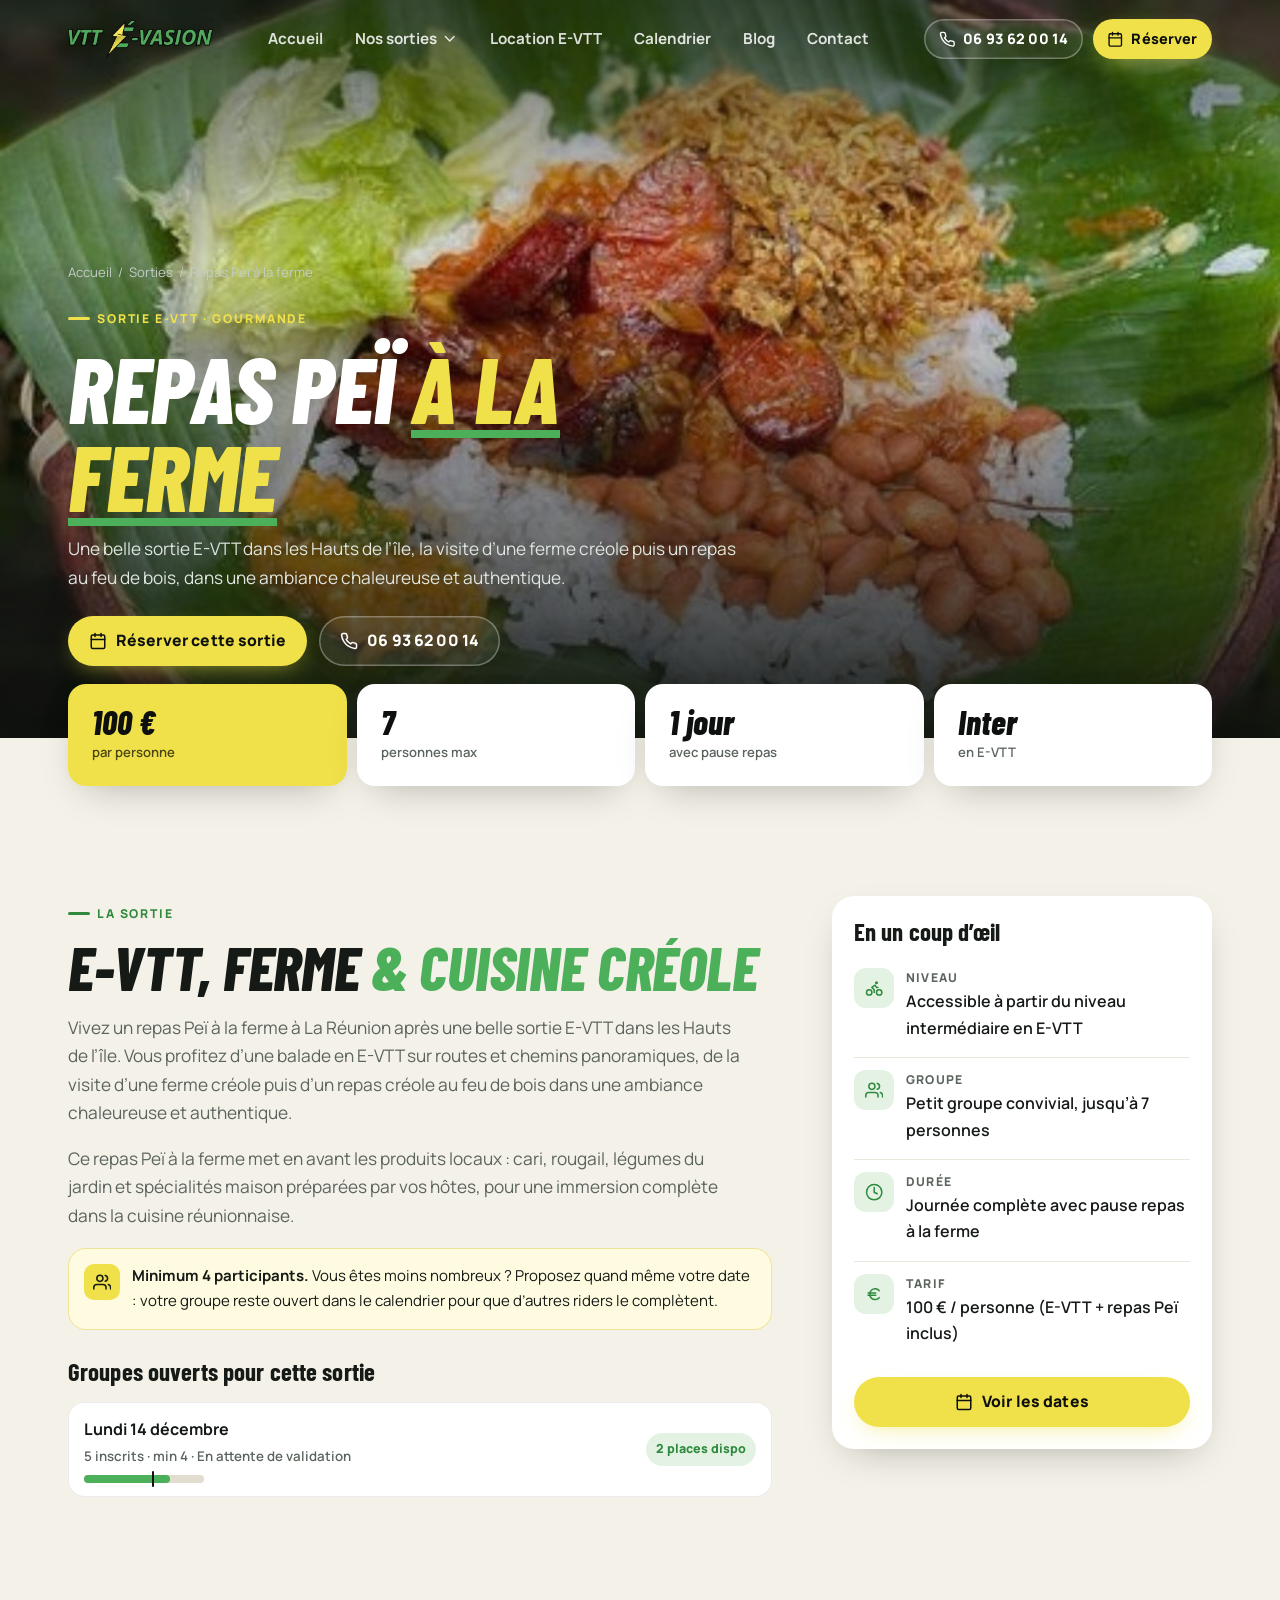
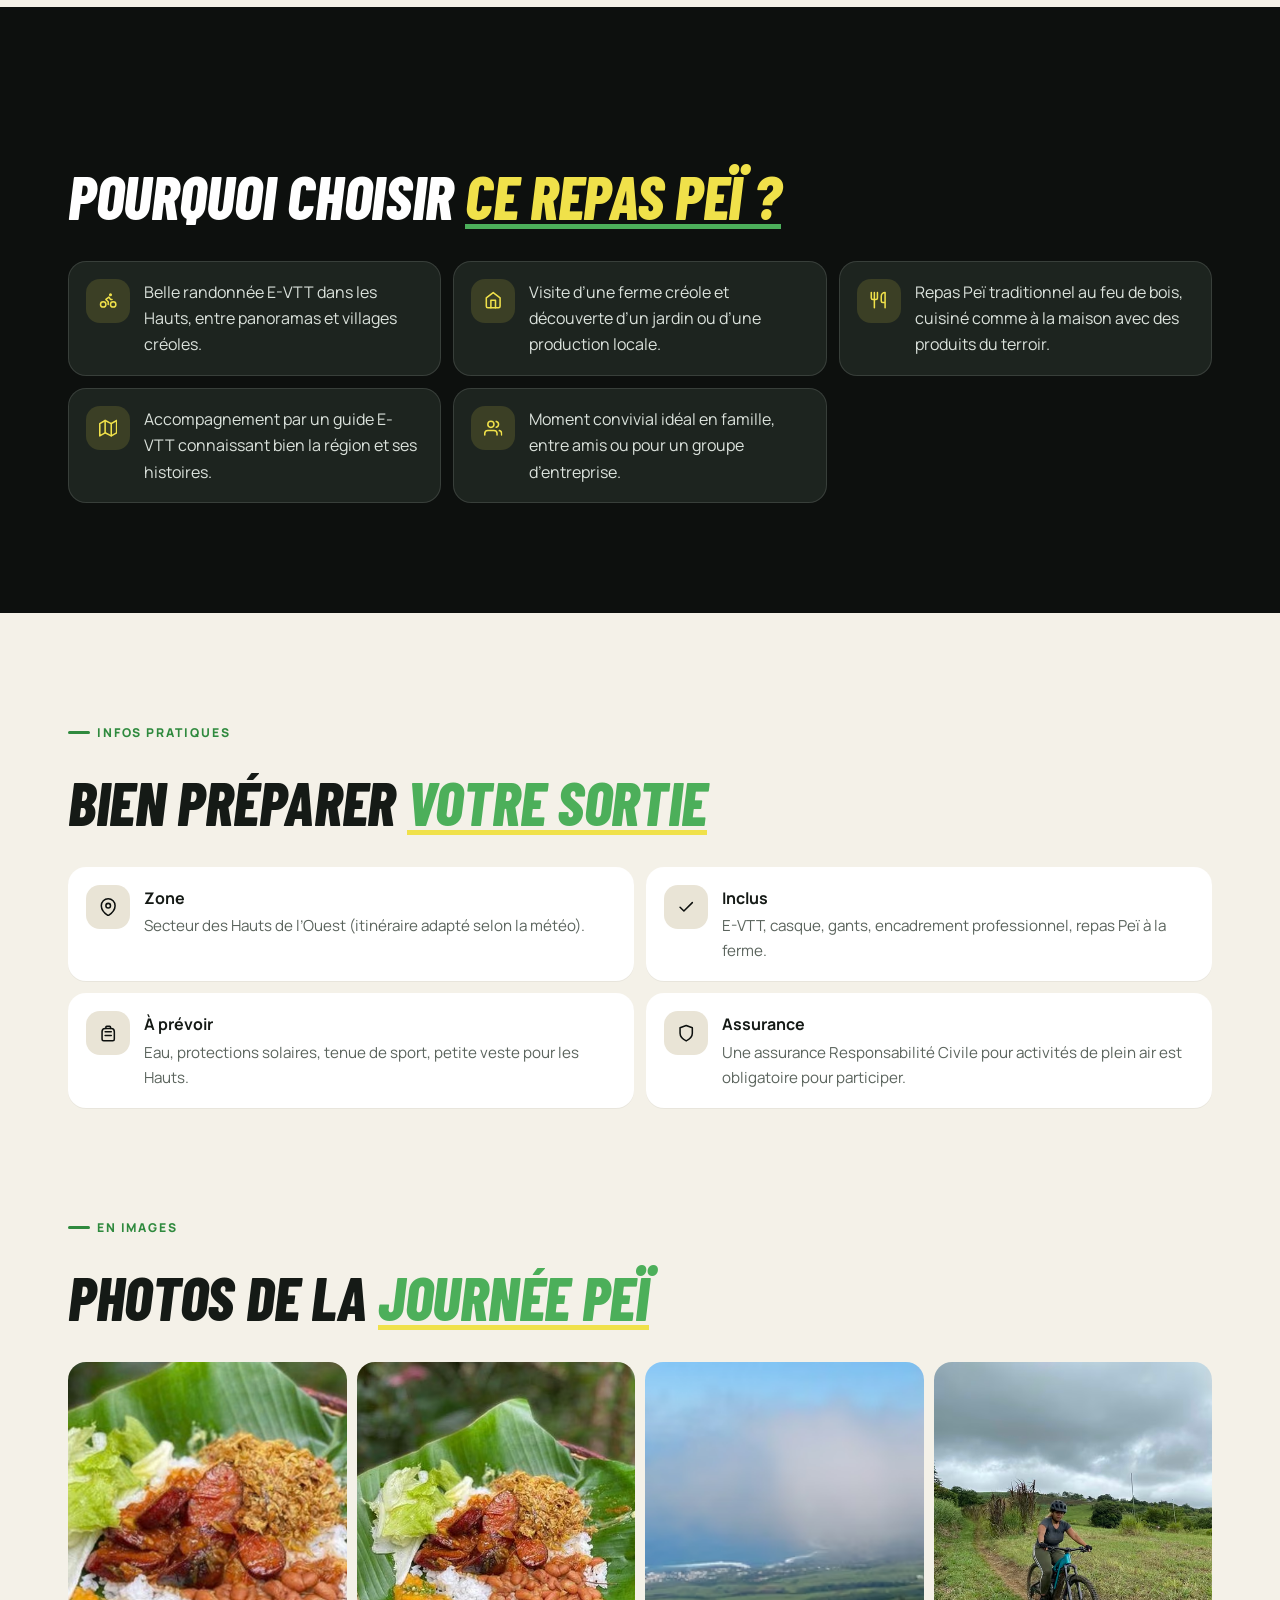
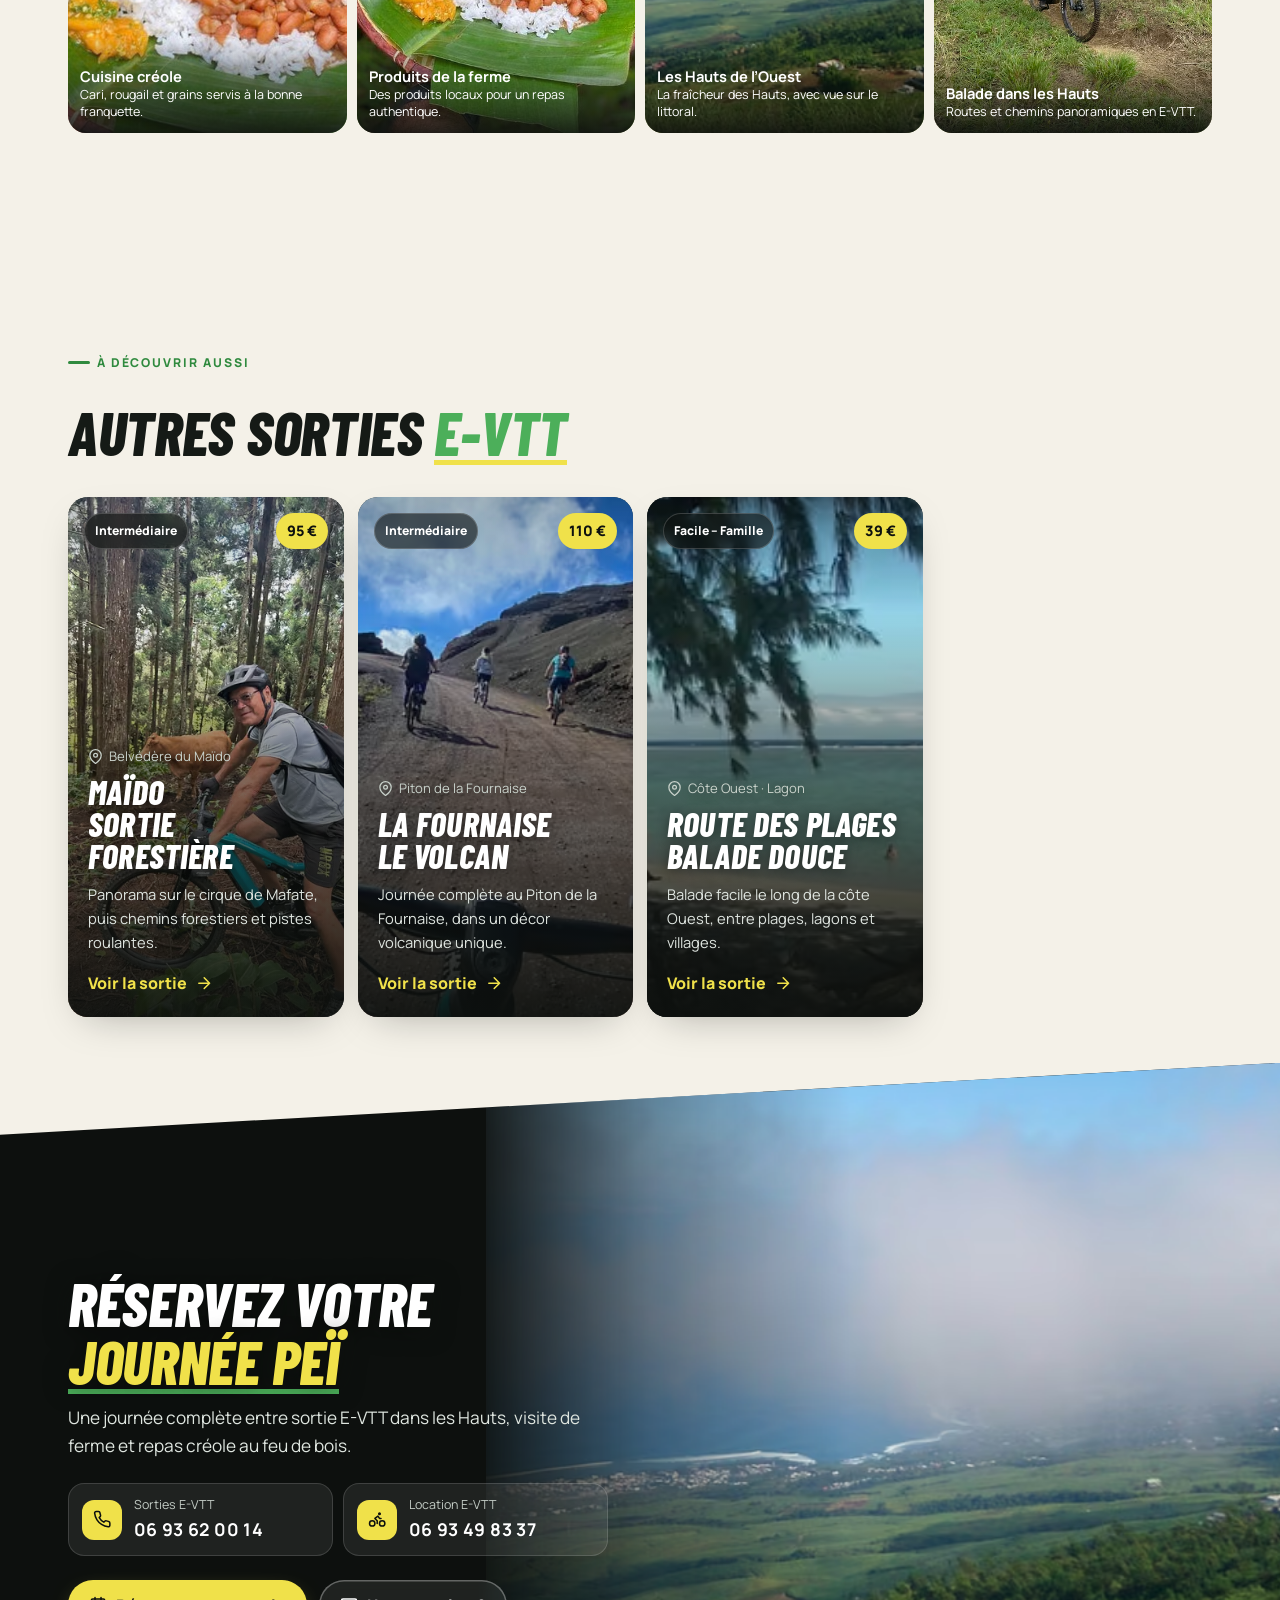
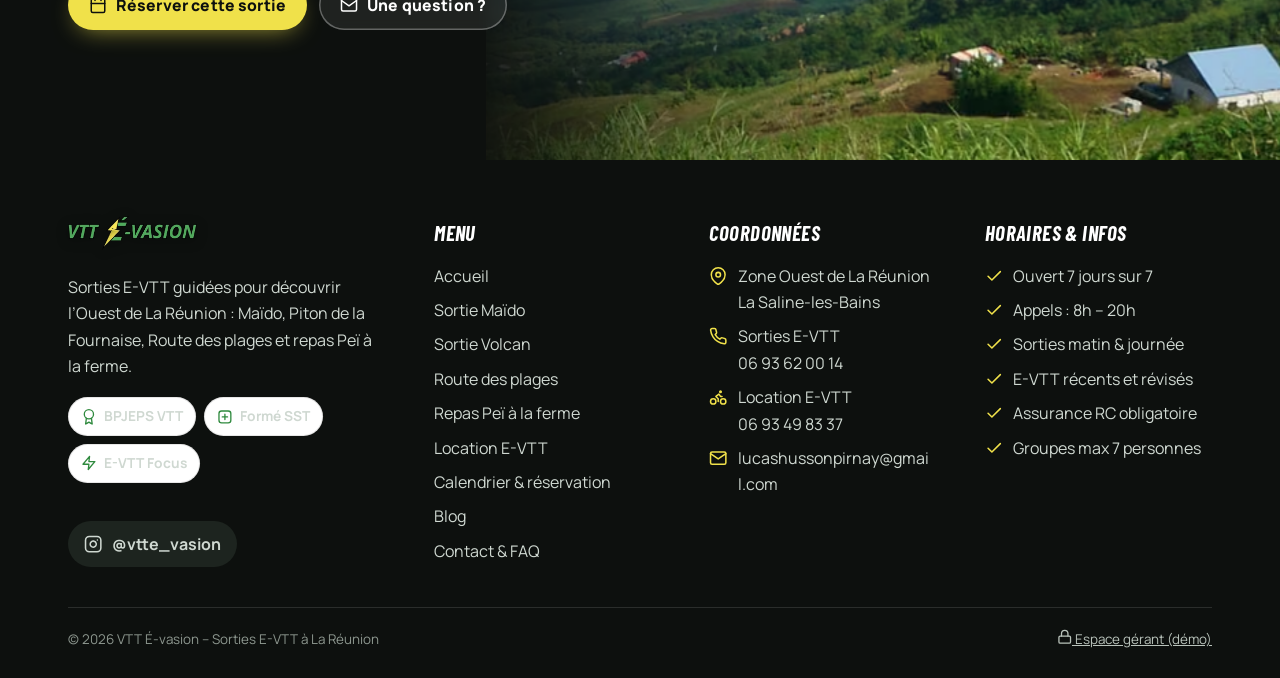
<file: sortie-repas-pei.html>
<!doctype html>
<html lang="fr">
<head>
<meta charset="utf-8">
<meta name="viewport" content="width=device-width, initial-scale=1, viewport-fit=cover">
<title>Repas Peï à la ferme à La Réunion en E-VTT – Sortie dans les Hauts | VTT É-vasion</title>
<meta name="description" content="Repas Peï à la ferme à La Réunion après une sortie E-VTT dans les Hauts : produits locaux, cuisine au feu de bois et ambiance créole. 100 €/pers, E-VTT + repas inclus.">
<meta name="theme-color" content="#0d100e">
<link rel="icon" type="image/png" href="assets/img/favicon.png">
<link rel="apple-touch-icon" href="assets/img/icon-180.png">
<meta property="og:type" content="website">
<meta property="og:locale" content="fr_FR">
<meta property="og:site_name" content="VTT É-vasion">
<meta property="og:title" content="Repas Peï à la ferme à La Réunion en E-VTT – Sortie dans les Hauts | VTT É-vasion">
<meta property="og:description" content="Repas Peï à la ferme à La Réunion après une sortie E-VTT dans les Hauts : produits locaux, cuisine au feu de bois et ambiance créole. 100 €/pers, E-VTT + repas inclus.">
<meta property="og:image" content="assets/img/og-image.jpg">
<link rel="preconnect" href="https://fonts.googleapis.com">
<link rel="preconnect" href="https://fonts.gstatic.com" crossorigin>
<link href="https://fonts.googleapis.com/css2?family=Barlow+Condensed:ital,wght@0,700;1,700;1,800&family=Manrope:wght@400;500;600;700;800&display=swap" rel="stylesheet">
<link rel="stylesheet" href="assets/css/style.css?v=8a3c900a">
<script>(function(d){var r=matchMedia('(prefers-reduced-motion: reduce)').matches;if(!r){d.classList.add('js-motion');setTimeout(function(){if(!window.__motion)d.classList.remove('js-motion')},3000)}try{if(!r&&!sessionStorage.getItem('ve-intro')){d.classList.add('has-loader');setTimeout(function(){d.classList.remove('has-loader')},6000)}}catch(e){}})(document.documentElement)</script><link rel="preload" as="image" type="image/avif" href="assets/img/repas-pei-assiette-m.avif" media="(max-width: 767px) and (orientation: portrait)" fetchpriority="high">
<link rel="preload" as="image" type="image/avif" imagesrcset="assets/img/repas-pei-assiette-480.avif 480w, assets/img/repas-pei-assiette-720.avif 720w, assets/img/repas-pei-assiette-960.avif 960w, assets/img/repas-pei-assiette-1600.avif 1600w, assets/img/repas-pei-assiette-2400.avif 2400w" imagesizes="100vw" media="(min-width: 768px), (orientation: landscape)" fetchpriority="high">

</head>
<body>
<a class="skip" href="#main">Aller au contenu</a>
<svg width="0" height="0" style="position:absolute" aria-hidden="true"><defs><symbol id="i-phone" viewBox="0 0 24 24"><path d="M22 16.92v3a2 2 0 0 1-2.18 2 19.79 19.79 0 0 1-8.63-3.07 19.5 19.5 0 0 1-6-6 19.79 19.79 0 0 1-3.07-8.67A2 2 0 0 1 4.11 2h3a2 2 0 0 1 2 1.72c.13.96.36 1.9.7 2.81a2 2 0 0 1-.45 2.11L8.09 9.91a16 16 0 0 0 6 6l1.27-1.27a2 2 0 0 1 2.11-.45c.91.34 1.85.57 2.81.7A2 2 0 0 1 22 16.92z"/></symbol><symbol id="i-cal" viewBox="0 0 24 24"><rect x="3" y="4" width="18" height="18" rx="2"/><path d="M16 2v4M8 2v4M3 10h18"/></symbol><symbol id="i-users" viewBox="0 0 24 24"><path d="M17 21v-2a4 4 0 0 0-4-4H5a4 4 0 0 0-4 4v2"/><circle cx="9" cy="7" r="4"/><path d="M23 21v-2a4 4 0 0 0-3-3.87M16 3.13a4 4 0 0 1 0 7.75"/></symbol><symbol id="i-user-plus" viewBox="0 0 24 24"><path d="M16 21v-2a4 4 0 0 0-4-4H5a4 4 0 0 0-4 4v2"/><circle cx="8.5" cy="7" r="4"/><path d="M20 8v6M23 11h-6"/></symbol><symbol id="i-clock" viewBox="0 0 24 24"><circle cx="12" cy="12" r="10"/><path d="M12 6v6l4 2"/></symbol><symbol id="i-euro" viewBox="0 0 24 24"><path d="M18.5 7.5A7 7 0 1 0 18.5 16.5M4 10.5h10M4 13.5h10"/></symbol><symbol id="i-mountain" viewBox="0 0 24 24"><path d="m8 3 4 8 5-5 5 15H2L8 3z"/></symbol><symbol id="i-bike" viewBox="0 0 24 24"><circle cx="5.5" cy="17.5" r="3.5"/><circle cx="18.5" cy="17.5" r="3.5"/><circle cx="15" cy="5" r="1"/><path d="M12 17.5V14l-3-3 4-3 2 3h2"/></symbol><symbol id="i-pin" viewBox="0 0 24 24"><path d="M21 10c0 7-9 13-9 13s-9-6-9-13a9 9 0 0 1 18 0z"/><circle cx="12" cy="10" r="3"/></symbol><symbol id="i-check" viewBox="0 0 24 24"><path d="M20 6 9 17l-5-5"/></symbol><symbol id="i-arrow" viewBox="0 0 24 24"><path d="M5 12h14M12 5l7 7-7 7"/></symbol><symbol id="i-menu" viewBox="0 0 24 24"><path d="M3 7h18M3 12h18M3 17h12"/></symbol><symbol id="i-x" viewBox="0 0 24 24"><path d="M18 6 6 18M6 6l12 12"/></symbol><symbol id="i-insta" viewBox="0 0 24 24"><rect x="2" y="2" width="20" height="20" rx="5"/><path d="M16 11.37A4 4 0 1 1 12.63 8 4 4 0 0 1 16 11.37zM17.5 6.5h.01"/></symbol><symbol id="i-mail" viewBox="0 0 24 24"><path d="M4 4h16c1.1 0 2 .9 2 2v12c0 1.1-.9 2-2 2H4c-1.1 0-2-.9-2-2V6c0-1.1.9-2 2-2z"/><path d="m22 6-10 7L2 6"/></symbol><symbol id="i-bolt" viewBox="0 0 24 24"><path d="M13 2 3 14h9l-1 8 10-12h-9l1-8z"/></symbol><symbol id="i-shield" viewBox="0 0 24 24"><path d="M12 22s8-4 8-10V5l-8-3-8 3v7c0 6 8 10 8 10z"/></symbol><symbol id="i-bag" viewBox="0 0 24 24"><path d="M4 10a4 4 0 0 1 4-4h8a4 4 0 0 1 4 4v10a2 2 0 0 1-2 2H6a2 2 0 0 1-2-2z"/><path d="M8 10h8M8 15h8M9 6V4a1 1 0 0 1 1-1h4a1 1 0 0 1 1 1v2"/></symbol><symbol id="i-star" viewBox="0 0 24 24"><path d="m12 2 3.09 6.26L22 9.27l-5 4.87 1.18 6.88L12 17.77l-6.18 3.25L7 14.14 2 9.27l6.91-1.01L12 2z"/></symbol><symbol id="i-chev-down" viewBox="0 0 24 24"><path d="m6 9 6 6 6-6"/></symbol><symbol id="i-chev-left" viewBox="0 0 24 24"><path d="m15 18-6-6 6-6"/></symbol><symbol id="i-chev-right" viewBox="0 0 24 24"><path d="m9 18 6-6-6-6"/></symbol><symbol id="i-info" viewBox="0 0 24 24"><circle cx="12" cy="12" r="10"/><path d="M12 16v-4M12 8h.01"/></symbol><symbol id="i-share" viewBox="0 0 24 24"><circle cx="18" cy="5" r="3"/><circle cx="6" cy="12" r="3"/><circle cx="18" cy="19" r="3"/><path d="m8.59 13.51 6.83 3.98M15.41 6.51l-6.82 3.98"/></symbol><symbol id="i-sun" viewBox="0 0 24 24"><circle cx="12" cy="12" r="4"/><path d="M12 2v2M12 20v2M4.93 4.93l1.41 1.41M17.66 17.66l1.41 1.41M2 12h2M20 12h2M6.34 17.66l-1.41 1.41M19.07 4.93l-1.41 1.41"/></symbol><symbol id="i-sunrise" viewBox="0 0 24 24"><path d="M17 18a5 5 0 0 0-10 0M12 2v7M4.22 10.22l1.42 1.42M1 18h2M21 18h2M18.36 11.64l1.42-1.42M23 22H1M8 6l4-4 4 4"/></symbol><symbol id="i-flame" viewBox="0 0 24 24"><path d="M8.5 14.5A2.5 2.5 0 0 0 11 12c0-1.38-.5-2-1-3-1.07-2.14-.22-4.05 2-6 .5 2.5 2 4.9 4 6.5 2 1.6 3 3.5 3 5.5a7 7 0 1 1-14 0c0-1.15.43-2.29 1-3a2.5 2.5 0 0 0 2.5 2.5z"/></symbol><symbol id="i-leaf" viewBox="0 0 24 24"><path d="M11 20A7 7 0 0 1 9.8 6.1C15.5 5 17 4.48 19 2c1 2 2 4.18 2 8 0 5.5-4.78 10-10 10z"/><path d="M2 21c0-3 1.85-5.36 5.08-6C9.5 14.52 12 13 13 12"/></symbol><symbol id="i-map" viewBox="0 0 24 24"><path d="m1 6 7-4 8 4 7-4v16l-7 4-8-4-7 4z"/><path d="M8 2v16M16 6v16"/></symbol><symbol id="i-wave" viewBox="0 0 24 24"><path d="M2 7c.6.5 1.2 1 2.5 1 2.5 0 2.5-2 5-2 2.6 0 2.4 2 5 2 2.5 0 2.5-2 5-2 1.3 0 1.9.5 2.5 1M2 13c.6.5 1.2 1 2.5 1 2.5 0 2.5-2 5-2 2.6 0 2.4 2 5 2 2.5 0 2.5-2 5-2 1.3 0 1.9.5 2.5 1M2 19c.6.5 1.2 1 2.5 1 2.5 0 2.5-2 5-2 2.6 0 2.4 2 5 2 2.5 0 2.5-2 5-2 1.3 0 1.9.5 2.5 1"/></symbol><symbol id="i-plus" viewBox="0 0 24 24"><path d="M12 5v14M5 12h14"/></symbol><symbol id="i-minus" viewBox="0 0 24 24"><path d="M5 12h14"/></symbol><symbol id="i-bell" viewBox="0 0 24 24"><path d="M18 8A6 6 0 0 0 6 8c0 7-3 9-3 9h18s-3-2-3-9M13.73 21a2 2 0 0 1-3.46 0"/></symbol><symbol id="i-sliders" viewBox="0 0 24 24"><path d="M4 21v-7M4 10V3M12 21v-9M12 8V3M20 21v-5M20 12V3M1 14h6M9 8h6M17 16h6"/></symbol><symbol id="i-list" viewBox="0 0 24 24"><path d="M8 6h13M8 12h13M8 18h13M3 6h.01M3 12h.01M3 18h.01"/></symbol><symbol id="i-alert" viewBox="0 0 24 24"><path d="M10.29 3.86 1.82 18a2 2 0 0 0 1.71 3h16.94a2 2 0 0 0 1.71-3L13.71 3.86a2 2 0 0 0-3.42 0z"/><path d="M12 9v4M12 17h.01"/></symbol><symbol id="i-msg" viewBox="0 0 24 24"><path d="M21 15a2 2 0 0 1-2 2H7l-4 4V5a2 2 0 0 1 2-2h14a2 2 0 0 1 2 2z"/></symbol><symbol id="i-award" viewBox="0 0 24 24"><circle cx="12" cy="8" r="7"/><path d="M8.21 13.89 7 23l5-3 5 3-1.21-9.12"/></symbol><symbol id="i-cross" viewBox="0 0 24 24"><rect x="3" y="3" width="18" height="18" rx="4"/><path d="M12 8v8M8 12h8"/></symbol><symbol id="i-utensils" viewBox="0 0 24 24"><path d="M3 2v7c0 1.1.9 2 2 2h4a2 2 0 0 0 2-2V2M7 2v20M21 15V2a5 5 0 0 0-5 5v6c0 1.1.9 2 2 2h3zm0 0v7"/></symbol><symbol id="i-camera" viewBox="0 0 24 24"><path d="M23 19a2 2 0 0 1-2 2H3a2 2 0 0 1-2-2V8a2 2 0 0 1 2-2h4l2-3h6l2 3h4a2 2 0 0 1 2 2z"/><circle cx="12" cy="13" r="4"/></symbol><symbol id="i-home" viewBox="0 0 24 24"><path d="m3 9 9-7 9 7v11a2 2 0 0 1-2 2H5a2 2 0 0 1-2-2z"/><path d="M9 22V12h6v10"/></symbol><symbol id="i-lock" viewBox="0 0 24 24"><rect x="3" y="11" width="18" height="11" rx="2"/><path d="M7 11V7a5 5 0 0 1 10 0v4"/></symbol><symbol id="i-refresh" viewBox="0 0 24 24"><path d="M23 4v6h-6M1 20v-6h6"/><path d="M3.51 9a9 9 0 0 1 14.85-3.36L23 10M1 14l4.64 4.36A9 9 0 0 0 20.49 15"/></symbol><symbol id="i-copy" viewBox="0 0 24 24"><rect x="9" y="9" width="13" height="13" rx="2"/><path d="M5 15H4a2 2 0 0 1-2-2V4a2 2 0 0 1 2-2h9a2 2 0 0 1 2 2v1"/></symbol><symbol id="i-van" viewBox="0 0 24 24"><path d="M1 4h14v12H1zM15 8h4l4 4v4h-8z"/><circle cx="5.5" cy="18.5" r="2.5"/><circle cx="18.5" cy="18.5" r="2.5"/></symbol><symbol id="i-phonebox" viewBox="0 0 24 24"><rect x="5" y="2" width="14" height="20" rx="2"/><path d="M12 18h.01"/></symbol><symbol id="i-trash" viewBox="0 0 24 24"><path d="M3 6h18M19 6v14a2 2 0 0 1-2 2H7a2 2 0 0 1-2-2V6m3 0V4a2 2 0 0 1 2-2h4a2 2 0 0 1 2 2v2"/></symbol><symbol id="i-ext" viewBox="0 0 24 24"><path d="M18 13v6a2 2 0 0 1-2 2H5a2 2 0 0 1-2-2V8a2 2 0 0 1 2-2h6M15 3h6v6M10 14 21 3"/></symbol></defs></svg>
<div class="loader" aria-hidden="true" data-loader>
  <div class="ld-inner">
    <svg class="ld-bolt" viewBox="0 0 24 24"><path d="M13 2 3 14h9l-1 8 10-12h-9l1-8z"/></svg>
    <img class="ld-logo" src="assets/img/logo.webp" width="483" height="127" alt="">
    <div class="ld-track" data-loader-track><i></i><span class="ld-bike"><svg class="i"><use href="#i-bike"/></svg></span></div>
    <p class="ld-txt">L’île intense arrive…</p>
  </div>
</div>
<header class="site-header" data-header>
  <div class="container bar">
    <a class="brand" href="index.html" aria-label="VTT É-vasion, accueil"><img src="assets/img/logo.webp" width="483" height="127" alt="VTT É-vasion"></a>
    <nav class="nav-desktop" aria-label="Navigation principale">
      <a href="index.html">Accueil</a>
      <div class="has-sub">
        <button type="button" aria-haspopup="true" aria-current="page">Nos sorties <svg class="i" aria-hidden="true"><use href="#i-chev-down"/></svg></button>
        <div class="sub"><a href="sortie-maido.html">Sortie Maïdo <small>95 €</small></a><a href="sortie-volcan.html">Sortie Volcan <small>110 €</small></a><a href="sortie-route-des-plages.html">Route des plages <small>39 €</small></a><a href="sortie-repas-pei.html">Repas Peï à la ferme <small>100 €</small></a></div>
      </div>
      <a href="location-e-vtt.html">Location E-VTT</a>
      <a href="reserver.html">Calendrier</a>
      <a href="blog.html">Blog</a>
      <a href="contact.html">Contact</a>
    </nav>
    <div class="header-cta">
      <a class="btn btn-ghost btn-sm" href="tel:+262693620014"><svg class="i" aria-hidden="true"><use href="#i-phone"/></svg> 06 93 62 00 14</a>
      <a class="btn btn-volt btn-sm" href="reserver.html"><svg class="i" aria-hidden="true"><use href="#i-cal"/></svg> Réserver</a>
    </div>
    <button class="burger" type="button" aria-label="Ouvrir le menu" aria-expanded="false" aria-controls="menu" data-menu-open><svg class="i" aria-hidden="true"><use href="#i-menu"/></svg></button>
  </div>
</header>
<div class="menu" id="menu" role="dialog" aria-modal="true" aria-label="Menu" data-menu>
  <div class="bar">
    <a class="brand" href="index.html"><img src="assets/img/logo.webp" width="483" height="127" alt="VTT É-vasion"></a>
    <button class="burger" type="button" aria-label="Fermer le menu" data-menu-close><svg class="i" aria-hidden="true"><use href="#i-x"/></svg></button>
  </div>
  <nav aria-label="Menu mobile">
    <a href="index.html">Accueil</a>
    <a class="sub-link" href="sortie-maido.html">Sortie Maïdo <small>95 €</small></a>
    <a class="sub-link" href="sortie-volcan.html">Sortie Volcan <small>110 €</small></a>
    <a class="sub-link" href="sortie-route-des-plages.html">Route des plages <small>39 €</small></a>
    <a class="sub-link" href="sortie-repas-pei.html">Repas Peï à la ferme <small>100 €</small></a>
    <a href="location-e-vtt.html">Location E-VTT <small>dès 59 €</small></a>
    <a href="reserver.html">Calendrier <small>réserver</small></a>
    <a href="blog.html">Blog</a>
    <a href="contact.html">Contact</a>
  </nav>
  <div class="menu-foot">
    <a class="btn btn-volt" href="reserver.html"><svg class="i" aria-hidden="true"><use href="#i-cal"/></svg> Réserver une sortie</a>
    <a class="btn btn-ghost" href="tel:+262693620014"><svg class="i" aria-hidden="true"><use href="#i-phone"/></svg> Sorties · 06 93 62 00 14</a>
    <a class="btn btn-ghost" href="tel:+262693498337"><svg class="i" aria-hidden="true"><use href="#i-bike"/></svg> Location · 06 93 49 83 37</a>
  </div>
</div>
<main id="main">

<section class="page-hero has-img">
  <picture><source media="(max-width: 767px) and (orientation: portrait)" type="image/avif" srcset="assets/img/repas-pei-assiette-m.avif"><source media="(max-width: 767px) and (orientation: portrait)" srcset="assets/img/repas-pei-assiette-m.webp"><source type="image/avif" srcset="assets/img/repas-pei-assiette-480.avif 480w, assets/img/repas-pei-assiette-720.avif 720w, assets/img/repas-pei-assiette-960.avif 960w, assets/img/repas-pei-assiette-1600.avif 1600w, assets/img/repas-pei-assiette-2400.avif 2400w" sizes="100vw"><img src="assets/img/repas-pei-assiette-960.webp" srcset="assets/img/repas-pei-assiette-480.webp 480w, assets/img/repas-pei-assiette-720.webp 720w, assets/img/repas-pei-assiette-960.webp 960w, assets/img/repas-pei-assiette-1600.webp 1600w, assets/img/repas-pei-assiette-2400.webp 2400w" sizes="100vw" width="2560" height="1920" alt="Repas Peï créole servi sur une feuille de bananier" fetchpriority="high" class="ph-img" style="background-image:url([data-uri])"></picture>
  <div class="container inner">
    <nav class="crumbs" aria-label="Fil d’Ariane"><a href="index.html">Accueil</a> / <a href="index.html#sorties">Sorties</a> / <span>Repas Peï à la ferme</span></nav>
    <span class="eyebrow">Sortie E-VTT · Gourmande</span>
    <h1>Repas Peï <span class="hl">à la ferme</span></h1>
    <p class="lead">Une belle sortie E-VTT dans les Hauts de l’île, la visite d’une ferme créole puis un repas au feu de bois, dans une ambiance chaleureuse et authentique.</p>
    <div class="btn-row">
      <a class="btn btn-volt" href="reserver.html?sortie=repas"><svg class="i" aria-hidden="true"><use href="#i-cal"/></svg> Réserver cette sortie</a>
      <a class="btn btn-ghost" href="tel:+262693620014"><svg class="i" aria-hidden="true"><use href="#i-phone"/></svg> 06 93 62 00 14</a>
    </div>
  </div>
</section>

<div class="container">
  <div class="facts">
    <div class="fact accent"><b>100 €</b><span>par personne</span></div>
    <div class="fact"><b>7</b><span>personnes max</span></div>
    <div class="fact"><b>1 jour</b><span>avec pause repas</span></div>
    <div class="fact"><b>Inter</b><span>en E-VTT</span></div>
  </div>
</div>

<section class="section">
  <div class="container with-aside">
    <div>
      <span class="eyebrow">La sortie</span>
      <h2>E-VTT, ferme <span class="hl">& cuisine créole</span></h2>
      <div style="margin-top:18px"><p class="lead">Vivez un repas Peï à la ferme à La Réunion après une belle sortie E-VTT dans les Hauts de l’île. Vous profitez d’une balade en E-VTT sur routes et chemins panoramiques, de la visite d’une ferme créole puis d’un repas créole au feu de bois dans une ambiance chaleureuse et authentique.</p><p class="lead">Ce repas Peï à la ferme met en avant les produits locaux : cari, rougail, légumes du jardin et spécialités maison préparées par vos hôtes, pour une immersion complète dans la cuisine réunionnaise.</p></div>
      <div class="min-note">
        <span class="ic"><svg class="i" aria-hidden="true"><use href="#i-users"/></svg></span>
        <p><b>Minimum <span data-act-min="repas">4</span> participants.</b> Vous êtes moins nombreux&nbsp;? Proposez quand même votre date : votre groupe reste ouvert dans le calendrier pour que d’autres riders le complètent.</p>
      </div>
      <h3 style="margin-top:28px">Groupes ouverts pour cette sortie</h3>
      <div class="mini-groups" data-open-groups data-activity="repas" data-variant="mini" data-limit="3"></div>
    </div>
    <aside>
      <div class="sheet-card">
        <h3>En un coup d’œil</h3>
        <div class="sheet-row"><span class="ic"><svg class="i" aria-hidden="true"><use href="#i-bike"/></svg></span><div><small>Niveau</small><span>Accessible à partir du niveau intermédiaire en E-VTT</span></div></div>
        <div class="sheet-row"><span class="ic"><svg class="i" aria-hidden="true"><use href="#i-users"/></svg></span><div><small>Groupe</small><span>Petit groupe convivial, jusqu’à 7 personnes</span></div></div>
        <div class="sheet-row"><span class="ic"><svg class="i" aria-hidden="true"><use href="#i-clock"/></svg></span><div><small>Durée</small><span>Journée complète avec pause repas à la ferme</span></div></div>
        <div class="sheet-row"><span class="ic"><svg class="i" aria-hidden="true"><use href="#i-euro"/></svg></span><div><small>Tarif</small><span>100 € / personne (E-VTT + repas Peï inclus)</span></div></div>
        <a class="btn btn-volt btn-block" href="reserver.html?sortie=repas"><svg class="i" aria-hidden="true"><use href="#i-cal"/></svg> Voir les dates</a>
      </div>
    </aside>
  </div>
</section>

<section class="section dark">
  <div class="container">
    <div class="section-head">
      <span class="eyebrow">Points forts</span>
      <h2>Pourquoi choisir <span class="hl">ce repas Peï ?</span></h2>
    </div>
    <div class="highlights">
      <div class="hl-card reveal"><span class="ic"><svg class="i" aria-hidden="true"><use href="#i-bike"/></svg></span><p>Belle randonnée E-VTT dans les Hauts, entre panoramas et villages créoles.</p></div>
      <div class="hl-card reveal"><span class="ic"><svg class="i" aria-hidden="true"><use href="#i-home"/></svg></span><p>Visite d’une ferme créole et découverte d’un jardin ou d’une production locale.</p></div>
      <div class="hl-card reveal"><span class="ic"><svg class="i" aria-hidden="true"><use href="#i-utensils"/></svg></span><p>Repas Peï traditionnel au feu de bois, cuisiné comme à la maison avec des produits du terroir.</p></div>
      <div class="hl-card reveal"><span class="ic"><svg class="i" aria-hidden="true"><use href="#i-map"/></svg></span><p>Accompagnement par un guide E-VTT connaissant bien la région et ses histoires.</p></div>
      <div class="hl-card reveal"><span class="ic"><svg class="i" aria-hidden="true"><use href="#i-users"/></svg></span><p>Moment convivial idéal en famille, entre amis ou pour un groupe d’entreprise.</p></div>
    </div>
  </div>
</section>

<section class="section">
  <div class="container">
    <div class="section-head"><span class="eyebrow">Infos pratiques</span><h2>Bien préparer <span class="hl">votre sortie</span></h2></div>
    <div class="infos">
      <div class="info reveal"><span class="ic"><svg class="i" aria-hidden="true"><use href="#i-pin"/></svg></span><div><b>Zone</b><p>Secteur des Hauts de l’Ouest (itinéraire adapté selon la météo).</p></div></div>
      <div class="info reveal"><span class="ic"><svg class="i" aria-hidden="true"><use href="#i-check"/></svg></span><div><b>Inclus</b><p>E-VTT, casque, gants, encadrement professionnel, repas Peï à la ferme.</p></div></div>
      <div class="info reveal"><span class="ic"><svg class="i" aria-hidden="true"><use href="#i-bag"/></svg></span><div><b>À prévoir</b><p>Eau, protections solaires, tenue de sport, petite veste pour les Hauts.</p></div></div>
      <div class="info reveal"><span class="ic"><svg class="i" aria-hidden="true"><use href="#i-shield"/></svg></span><div><b>Assurance</b><p>Une assurance Responsabilité Civile pour activités de plein air est obligatoire pour participer.</p></div></div>
    </div>
  </div>
</section>

<section class="section" style="padding-top:0">
  <div class="container">
    <div class="section-head"><span class="eyebrow">En images</span><h2>Photos de la <span class="hl">journée Peï</span></h2></div>
    <div class="photo-grid" data-gallery>
      <figure class="photo reveal"><button type="button" data-lb="assets/img/repas-pei-assiette-2400.webp" data-cap="Cuisine créole — Cari, rougail et grains servis à la bonne franquette." aria-label="Agrandir : Cuisine créole"><picture><source type="image/avif" srcset="assets/img/repas-pei-assiette-480.avif 480w, assets/img/repas-pei-assiette-720.avif 720w, assets/img/repas-pei-assiette-960.avif 960w, assets/img/repas-pei-assiette-1600.avif 1600w, assets/img/repas-pei-assiette-2400.avif 2400w" sizes="(min-width:640px) 25vw, 50vw"><img src="assets/img/repas-pei-assiette-960.webp" srcset="assets/img/repas-pei-assiette-480.webp 480w, assets/img/repas-pei-assiette-720.webp 720w, assets/img/repas-pei-assiette-960.webp 960w, assets/img/repas-pei-assiette-1600.webp 1600w, assets/img/repas-pei-assiette-2400.webp 2400w" sizes="(min-width:640px) 25vw, 50vw" width="2560" height="1920" alt="Cuisine créole" loading="lazy" decoding="async" style="background-image:url([data-uri])"></picture></button><figcaption><b>Cuisine créole</b>Cari, rougail et grains servis à la bonne franquette.</figcaption></figure>
      <figure class="photo reveal"><button type="button" data-lb="assets/img/repas-pei-feuille-480.webp" data-cap="Produits de la ferme — Des produits locaux pour un repas authentique." aria-label="Agrandir : Produits de la ferme"><picture><source type="image/avif" srcset="assets/img/repas-pei-feuille-480.avif 480w" sizes="(min-width:640px) 25vw, 50vw"><img src="assets/img/repas-pei-feuille-480.webp" srcset="assets/img/repas-pei-feuille-480.webp 480w" sizes="(min-width:640px) 25vw, 50vw" width="480" height="539" alt="Produits de la ferme" loading="lazy" decoding="async" style="background-image:url([data-uri])"></picture></button><figcaption><b>Produits de la ferme</b>Des produits locaux pour un repas authentique.</figcaption></figure>
      <figure class="photo reveal"><button type="button" data-lb="assets/img/ferme-saint-leu-vue-2400.webp" data-cap="Les Hauts de l’Ouest — La fraîcheur des Hauts, avec vue sur le littoral." aria-label="Agrandir : Les Hauts de l’Ouest"><picture><source type="image/avif" srcset="assets/img/ferme-saint-leu-vue-480.avif 480w, assets/img/ferme-saint-leu-vue-720.avif 720w, assets/img/ferme-saint-leu-vue-960.avif 960w, assets/img/ferme-saint-leu-vue-1600.avif 1600w, assets/img/ferme-saint-leu-vue-2400.avif 2400w" sizes="(min-width:640px) 25vw, 50vw"><img src="assets/img/ferme-saint-leu-vue-960.webp" srcset="assets/img/ferme-saint-leu-vue-480.webp 480w, assets/img/ferme-saint-leu-vue-720.webp 720w, assets/img/ferme-saint-leu-vue-960.webp 960w, assets/img/ferme-saint-leu-vue-1600.webp 1600w, assets/img/ferme-saint-leu-vue-2400.webp 2400w" sizes="(min-width:640px) 25vw, 50vw" width="2560" height="1439" alt="Les Hauts de l’Ouest" loading="lazy" decoding="async" style="background-image:url([data-uri])"></picture></button><figcaption><b>Les Hauts de l’Ouest</b>La fraîcheur des Hauts, avec vue sur le littoral.</figcaption></figure>
      <figure class="photo reveal"><button type="button" data-lb="assets/img/maido-champs-1600.webp" data-cap="Balade dans les Hauts — Routes et chemins panoramiques en E-VTT." aria-label="Agrandir : Balade dans les Hauts"><picture><source type="image/avif" srcset="assets/img/maido-champs-480.avif 480w, assets/img/maido-champs-720.avif 720w, assets/img/maido-champs-960.avif 960w, assets/img/maido-champs-1600.avif 1600w" sizes="(min-width:640px) 25vw, 50vw"><img src="assets/img/maido-champs-960.webp" srcset="assets/img/maido-champs-480.webp 480w, assets/img/maido-champs-720.webp 720w, assets/img/maido-champs-960.webp 960w, assets/img/maido-champs-1600.webp 1600w" sizes="(min-width:640px) 25vw, 50vw" width="1920" height="2560" alt="Balade dans les Hauts" loading="lazy" decoding="async" style="background-image:url([data-uri])"></picture></button><figcaption><b>Balade dans les Hauts</b>Routes et chemins panoramiques en E-VTT.</figcaption></figure>
    </div>
  </div>
</section>

<section class="section">
  <div class="container">
    <div class="section-head"><span class="eyebrow">À découvrir aussi</span><h2>Autres sorties <span class="hl">E-VTT</span></h2></div>
    <div class="rail"><a class="trip reveal" href="sortie-maido.html">
  <picture><source type="image/avif" srcset="assets/img/maido-mafate-480.avif 480w, assets/img/maido-mafate-720.avif 720w, assets/img/maido-mafate-960.avif 960w, assets/img/maido-mafate-1600.avif 1600w" sizes="(min-width:1024px) 33vw, (min-width:640px) 46vw, 82vw"><img src="assets/img/maido-mafate-960.webp" srcset="assets/img/maido-mafate-480.webp 480w, assets/img/maido-mafate-720.webp 720w, assets/img/maido-mafate-960.webp 960w, assets/img/maido-mafate-1600.webp 1600w" sizes="(min-width:1024px) 33vw, (min-width:640px) 46vw, 82vw" width="1920" height="2560" alt="Sortie E-VTT au Maïdo avec vue sur Mafate, La Réunion" loading="lazy" decoding="async" style="background-image:url([data-uri])"></picture>
  <div class="tags"><span class="tag">Intermédiaire</span><span class="tag price">95 €</span></div>
  <span class="where"><svg class="i" aria-hidden="true"><use href="#i-pin"/></svg> Belvédère du Maïdo</span>
  <h3>Maïdo<br>Sortie forestière</h3>
  <p>Panorama sur le cirque de Mafate, puis chemins forestiers et pistes roulantes.</p>
  <span class="go">Voir la sortie <svg class="i" aria-hidden="true"><use href="#i-arrow"/></svg></span>
</a><a class="trip reveal" href="sortie-volcan.html">
  <picture><source type="image/avif" srcset="assets/img/volcan-guidon-480.avif 480w, assets/img/volcan-guidon-720.avif 720w, assets/img/volcan-guidon-960.avif 960w, assets/img/volcan-guidon-1600.avif 1600w, assets/img/volcan-guidon-2400.avif 2400w" sizes="(min-width:1024px) 33vw, (min-width:640px) 46vw, 82vw"><img src="assets/img/volcan-guidon-960.webp" srcset="assets/img/volcan-guidon-480.webp 480w, assets/img/volcan-guidon-720.webp 720w, assets/img/volcan-guidon-960.webp 960w, assets/img/volcan-guidon-1600.webp 1600w, assets/img/volcan-guidon-2400.webp 2400w" sizes="(min-width:1024px) 33vw, (min-width:640px) 46vw, 82vw" width="2560" height="1920" alt="Sortie E-VTT au Piton de la Fournaise, La Réunion" loading="lazy" decoding="async" style="background-image:url([data-uri])"></picture>
  <div class="tags"><span class="tag">Intermédiaire</span><span class="tag price">110 €</span></div>
  <span class="where"><svg class="i" aria-hidden="true"><use href="#i-pin"/></svg> Piton de la Fournaise</span>
  <h3>La Fournaise<br>Le volcan</h3>
  <p>Journée complète au Piton de la Fournaise, dans un décor volcanique unique.</p>
  <span class="go">Voir la sortie <svg class="i" aria-hidden="true"><use href="#i-arrow"/></svg></span>
</a><a class="trip reveal" href="sortie-route-des-plages.html">
  <picture><source type="image/avif" srcset="assets/img/route-des-plages-480.avif 480w, assets/img/route-des-plages-720.avif 720w, assets/img/route-des-plages-960.avif 960w" sizes="(min-width:1024px) 33vw, (min-width:640px) 46vw, 82vw"><img src="assets/img/route-des-plages-960.webp" srcset="assets/img/route-des-plages-480.webp 480w, assets/img/route-des-plages-720.webp 720w, assets/img/route-des-plages-960.webp 960w" sizes="(min-width:1024px) 33vw, (min-width:640px) 46vw, 82vw" width="1280" height="680" alt="Sortie E-VTT Route des plages, côte Ouest de La Réunion" loading="lazy" decoding="async" style="background-image:url([data-uri])"></picture>
  <div class="tags"><span class="tag">Facile – Famille</span><span class="tag price">39 €</span></div>
  <span class="where"><svg class="i" aria-hidden="true"><use href="#i-pin"/></svg> Côte Ouest · Lagon</span>
  <h3>Route des plages<br>Balade douce</h3>
  <p>Balade facile le long de la côte Ouest, entre plages, lagons et villages.</p>
  <span class="go">Voir la sortie <svg class="i" aria-hidden="true"><use href="#i-arrow"/></svg></span>
</a></div>
  </div>
</section>

<section class="final-cta">
  <div class="fc-media" aria-hidden="true"><picture><source type="image/avif" srcset="assets/img/ferme-saint-leu-vue-480.avif 480w, assets/img/ferme-saint-leu-vue-720.avif 720w, assets/img/ferme-saint-leu-vue-960.avif 960w, assets/img/ferme-saint-leu-vue-1600.avif 1600w, assets/img/ferme-saint-leu-vue-2400.avif 2400w" sizes="(min-width:1024px) 62vw, 100vw"><img src="assets/img/ferme-saint-leu-vue-960.webp" srcset="assets/img/ferme-saint-leu-vue-480.webp 480w, assets/img/ferme-saint-leu-vue-720.webp 720w, assets/img/ferme-saint-leu-vue-960.webp 960w, assets/img/ferme-saint-leu-vue-1600.webp 1600w, assets/img/ferme-saint-leu-vue-2400.webp 2400w" sizes="(min-width:1024px) 62vw, 100vw" width="2560" height="1439" alt="" loading="lazy" decoding="async" style="background-image:url([data-uri])"></picture></div>
  <div class="container fc-inner">
    <div class="fc-text">
      <span class="eyebrow">Réservation · Journée Peï</span>
      <h2>Réservez votre <span class="hl">journée Peï</span></h2>
      <p class="lead">Une journée complète entre sortie E-VTT dans les Hauts, visite de ferme et repas créole au feu de bois.</p>
      <div class="cta-phones">
  <a class="phone-line" href="tel:+262693620014"><span class="ic"><svg class="i" aria-hidden="true"><use href="#i-phone"/></svg></span><span><small>Sorties E-VTT</small><b>06 93 62 00 14</b></span></a>
  <a class="phone-line" href="tel:+262693498337"><span class="ic"><svg class="i" aria-hidden="true"><use href="#i-bike"/></svg></span><span><small>Location E-VTT</small><b>06 93 49 83 37</b></span></a>
</div>
      <div class="btn-row"><a class="btn btn-volt" href="reserver.html?sortie=repas"><svg class="i" aria-hidden="true"><use href="#i-cal"/></svg> Réserver cette sortie</a><a class="btn btn-ghost" href="contact.html"><svg class="i" aria-hidden="true"><use href="#i-mail"/></svg> Une question ?</a></div>
    </div>
  </div>
</section>

</main>
<footer class="site-footer">
  <div class="container">
    <div class="foot-grid">
      <div>
        <a class="brand" href="index.html"><img src="assets/img/logo.webp" width="483" height="127" alt="VTT É-vasion" loading="lazy"></a>
        <p style="margin-top:16px">Sorties E-VTT guidées pour découvrir l’Ouest de La Réunion : Maïdo, Piton de la Fournaise, Route des plages et repas Peï à la ferme.</p>
        <div class="chips"><span class="chip"><svg class="i" aria-hidden="true"><use href="#i-award"/></svg> BPJEPS VTT</span><span class="chip"><svg class="i" aria-hidden="true"><use href="#i-cross"/></svg> Formé SST</span><span class="chip"><svg class="i" aria-hidden="true"><use href="#i-bolt"/></svg> E-VTT Focus</span></div>
        <a class="social" href="https://www.instagram.com/vtte_vasion/" target="_blank" rel="noopener"><svg class="i" aria-hidden="true"><use href="#i-insta"/></svg> @vtte_vasion</a>
      </div>
      <div>
        <h4>Menu</h4>
        <ul class="foot-list">
          <li><a href="index.html">Accueil</a></li>
          <li><a href="sortie-maido.html">Sortie Maïdo</a></li><li><a href="sortie-volcan.html">Sortie Volcan</a></li><li><a href="sortie-route-des-plages.html">Route des plages</a></li><li><a href="sortie-repas-pei.html">Repas Peï à la ferme</a></li>
          <li><a href="location-e-vtt.html">Location E-VTT</a></li>
          <li><a href="reserver.html">Calendrier & réservation</a></li>
          <li><a href="blog.html">Blog</a></li>
          <li><a href="contact.html">Contact & FAQ</a></li>
        </ul>
      </div>
      <div>
        <h4>Coordonnées</h4>
        <ul class="foot-list">
          <li><svg class="i" aria-hidden="true"><use href="#i-pin"/></svg><span>Zone Ouest de La Réunion<br>La Saline-les-Bains</span></li>
          <li><svg class="i" aria-hidden="true"><use href="#i-phone"/></svg><span>Sorties E-VTT<br><a href="tel:+262693620014">06 93 62 00 14</a></span></li>
          <li><svg class="i" aria-hidden="true"><use href="#i-bike"/></svg><span>Location E-VTT<br><a href="tel:+262693498337">06 93 49 83 37</a></span></li>
          <li><svg class="i" aria-hidden="true"><use href="#i-mail"/></svg><a href="mailto:lucashussonpirnay@gmail.com" style="word-break:break-all">lucashussonpirnay@gmail.com</a></li>
        </ul>
      </div>
      <div>
        <h4>Horaires & infos</h4>
        <ul class="foot-list">
          <li><svg class="i" aria-hidden="true"><use href="#i-check"/></svg>Ouvert 7 jours sur 7</li>
          <li><svg class="i" aria-hidden="true"><use href="#i-check"/></svg>Appels : 8h – 20h</li>
          <li><svg class="i" aria-hidden="true"><use href="#i-check"/></svg>Sorties matin & journée</li>
          <li><svg class="i" aria-hidden="true"><use href="#i-check"/></svg>E-VTT récents et révisés</li>
          <li><svg class="i" aria-hidden="true"><use href="#i-check"/></svg>Assurance RC obligatoire</li>
          <li><svg class="i" aria-hidden="true"><use href="#i-check"/></svg>Groupes max 7 personnes</li>
        </ul>
      </div>
    </div>
    <div class="foot-bottom">
      <span>© 2026 VTT É-vasion – Sorties E-VTT à La Réunion</span>
      <a href="gerant.html"><svg class="i" aria-hidden="true"><use href="#i-lock"/></svg> Espace gérant (démo)</a>
    </div>
  </div>
</footer>
<div class="mobile-bar">
  <a class="btn btn-ghost" href="tel:+262693620014"><svg class="i" aria-hidden="true"><use href="#i-phone"/></svg> Appeler</a>
  <a class="btn btn-volt" href="reserver.html"><svg class="i" aria-hidden="true"><use href="#i-cal"/></svg> Réserver</a>
</div>
<div class="lightbox" data-lightbox role="dialog" aria-modal="true" aria-label="Photo agrandie" hidden>
  <button class="lb-btn lb-close" type="button" data-lb-close aria-label="Fermer"><svg class="i" aria-hidden="true"><use href="#i-x"/></svg></button>
  <button class="lb-btn lb-prev" type="button" data-lb-prev aria-label="Photo précédente"><svg class="i" aria-hidden="true"><use href="#i-chev-left"/></svg></button>
  <figure><img alt=""><figcaption></figcaption></figure>
  <button class="lb-btn lb-next" type="button" data-lb-next aria-label="Photo suivante"><svg class="i" aria-hidden="true"><use href="#i-chev-right"/></svg></button>
</div>
<script src="assets/js/data.js?v=3d46b8d7"></script>
<script src="assets/js/store.js?v=19b1332c"></script>
<script src="assets/js/site.js?v=efa81a24"></script>
<script src="assets/js/motion.js?v=9841bde2"></script>

</body>
</html>
</file>
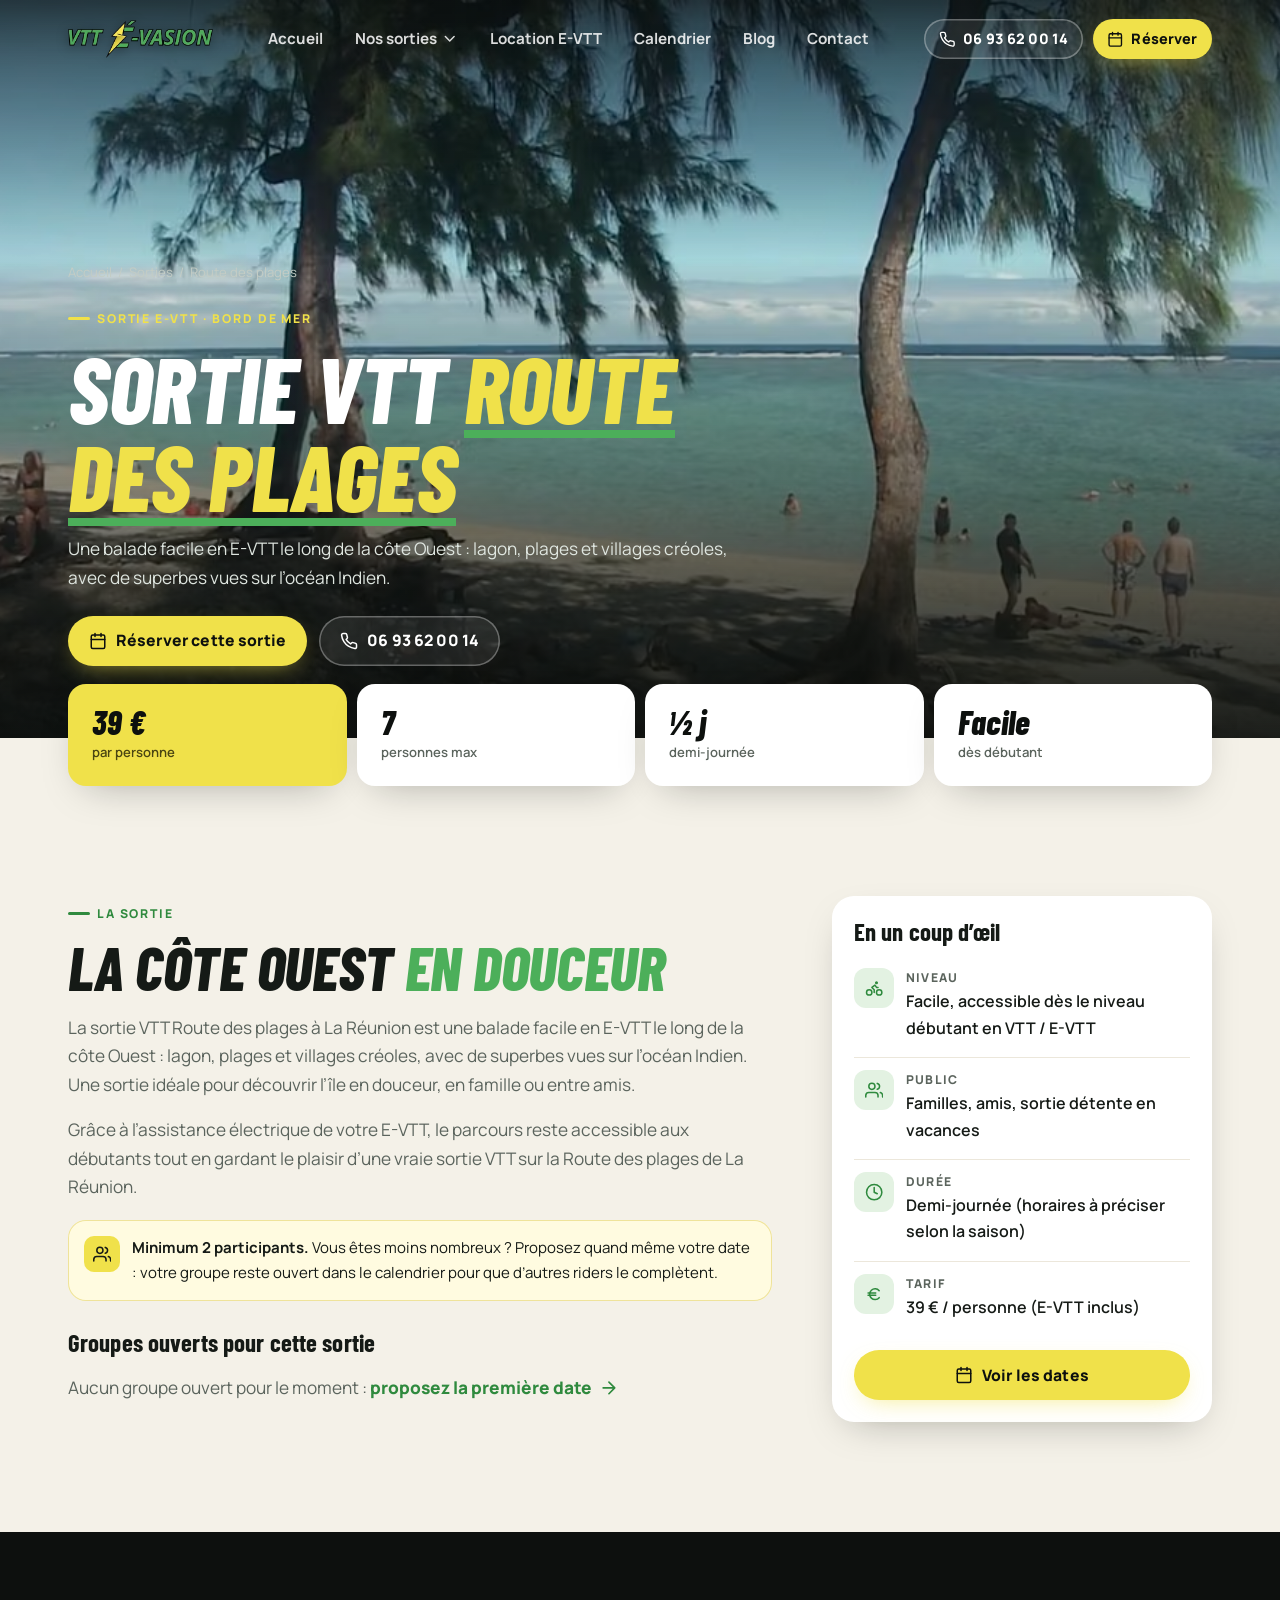
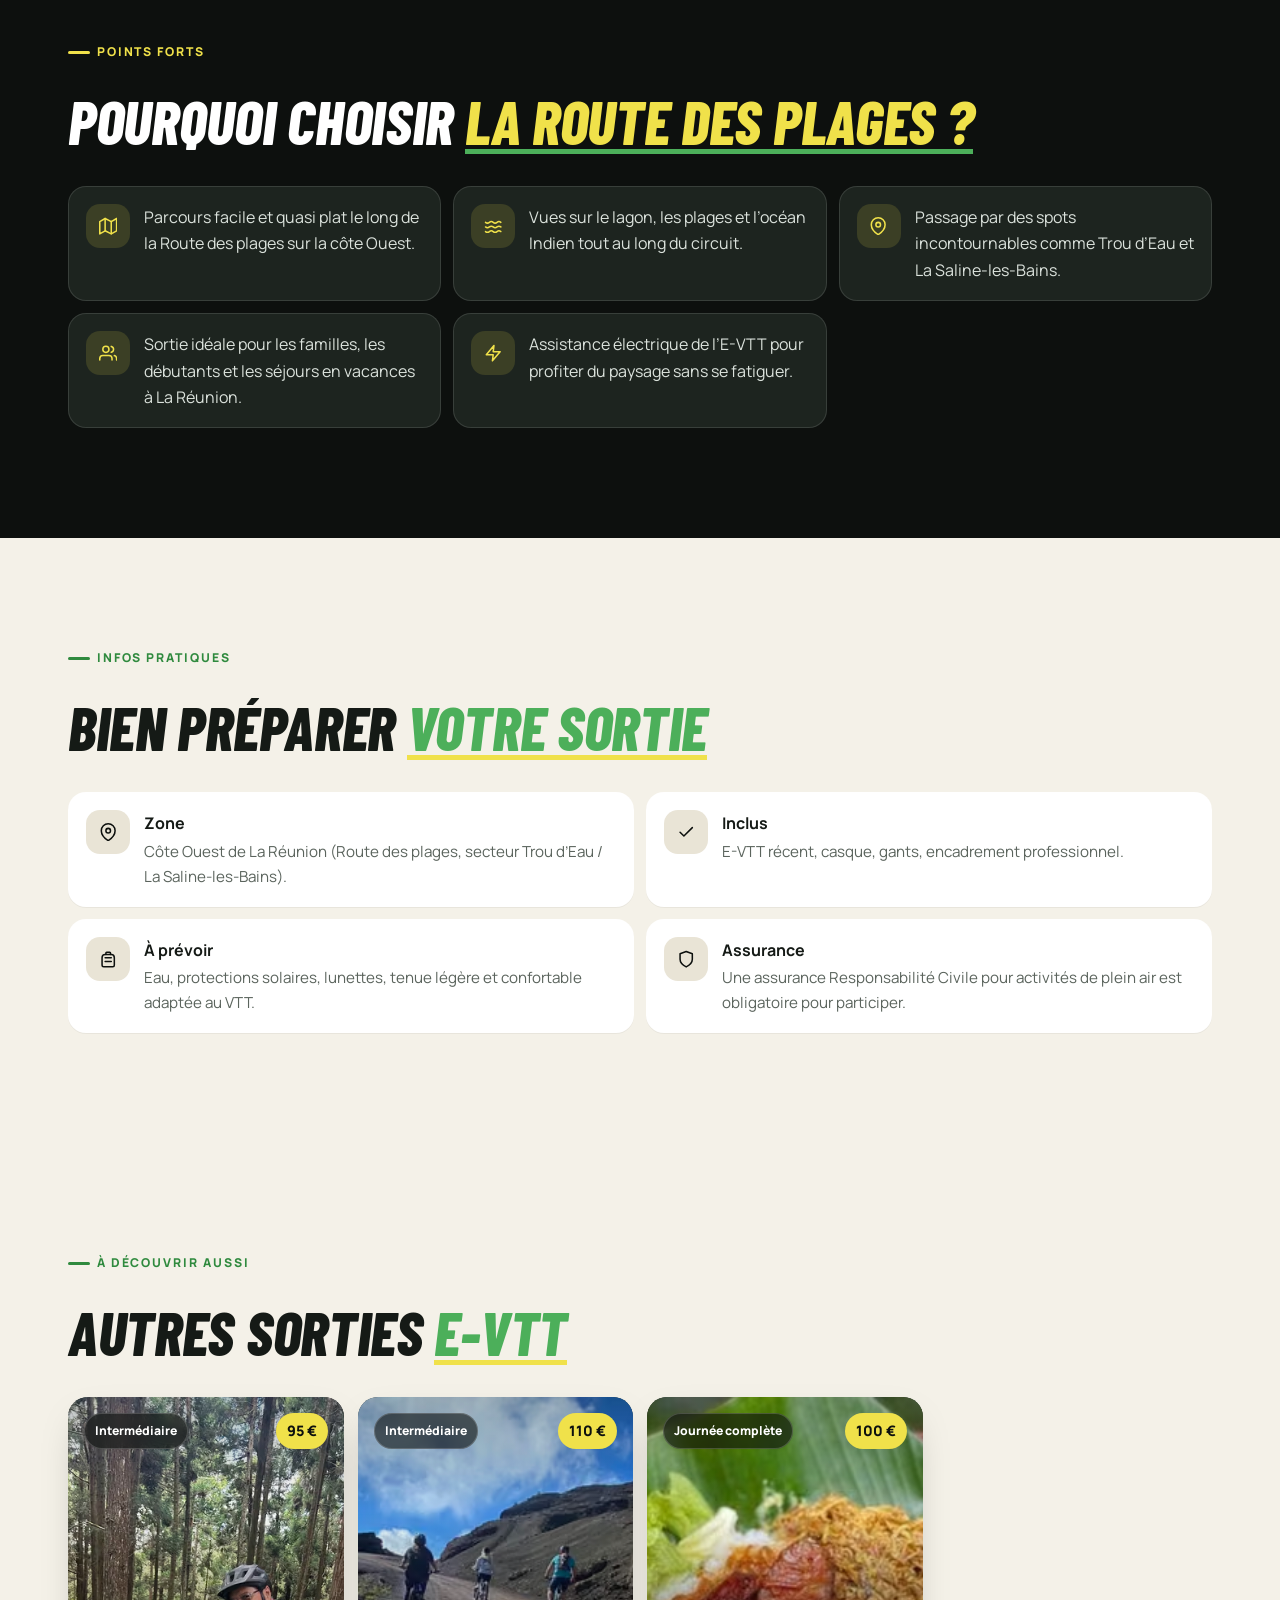
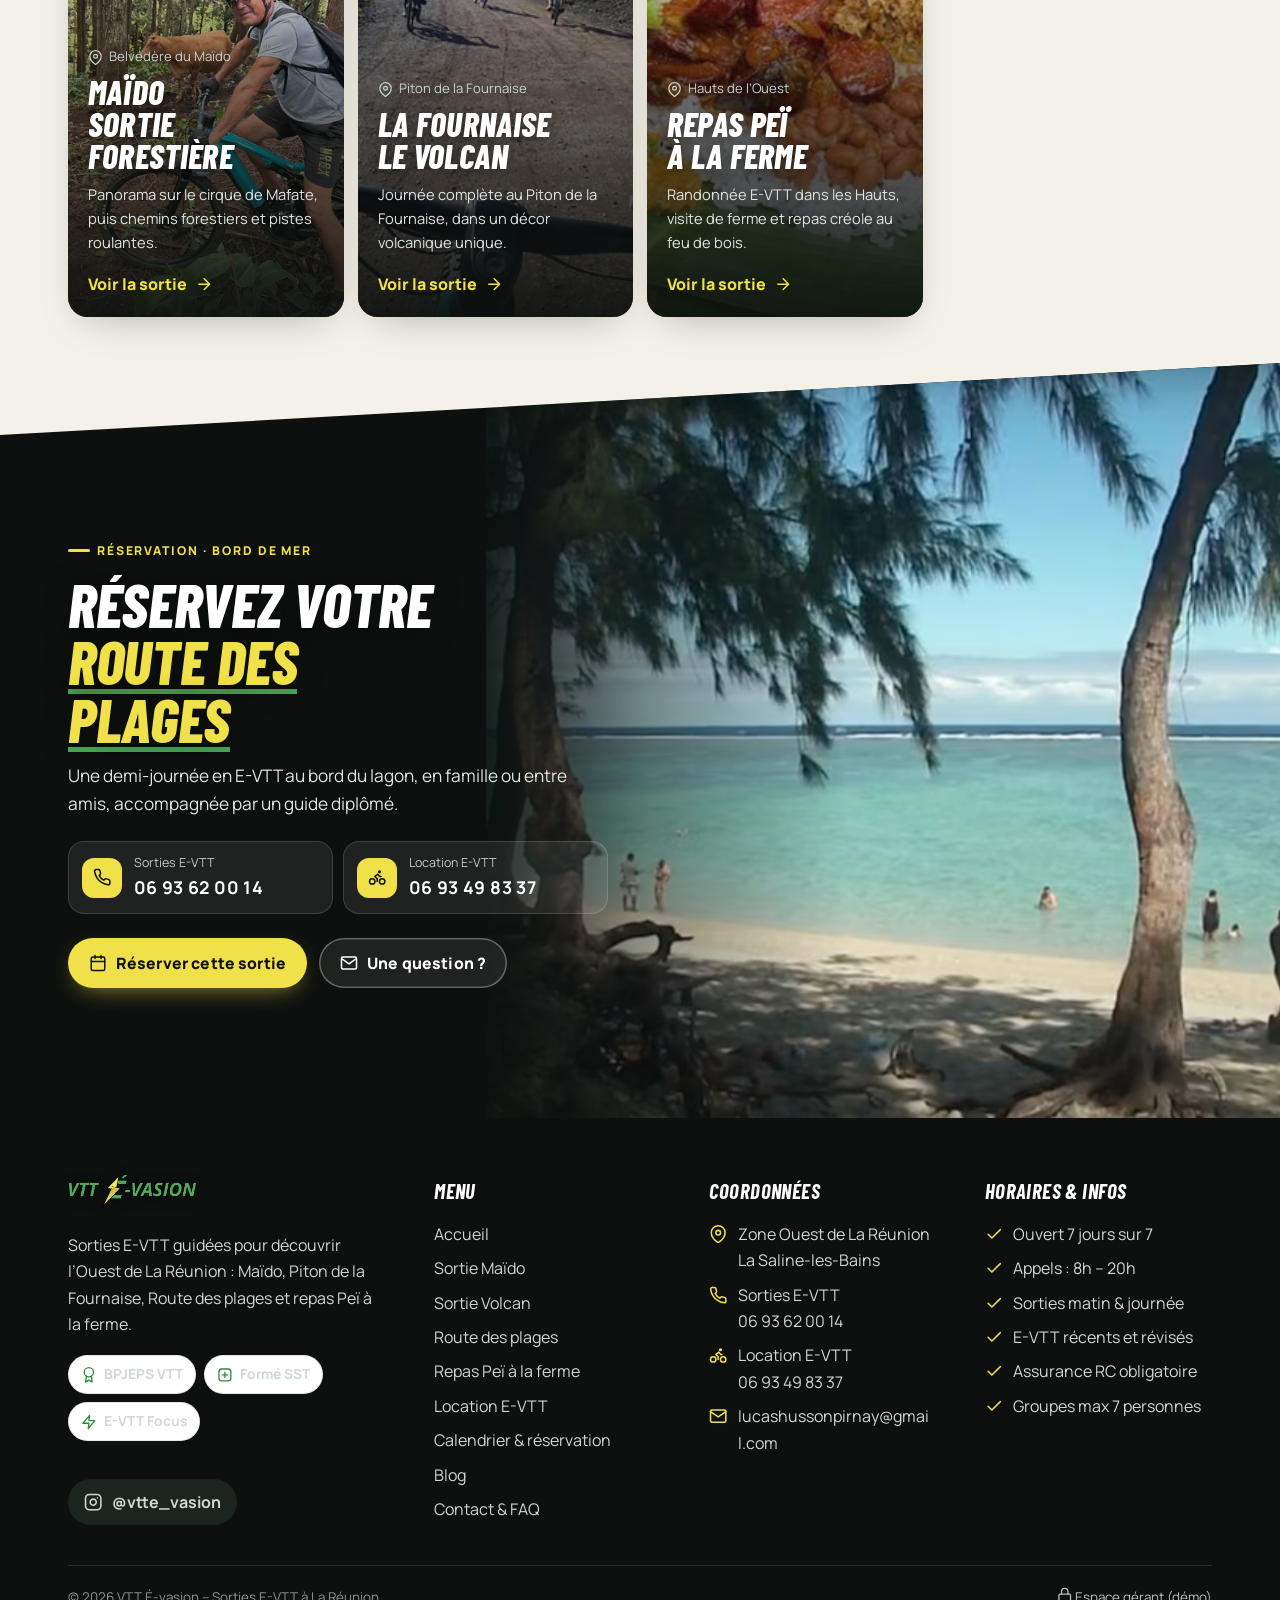
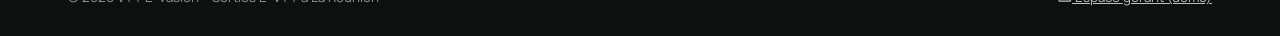
<file: sortie-route-des-plages.html>
<!doctype html>
<html lang="fr">
<head>
<meta charset="utf-8">
<meta name="viewport" content="width=device-width, initial-scale=1, viewport-fit=cover">
<title>Sortie VTT Route des plages en E-VTT – côte Ouest de La Réunion | VTT É-vasion</title>
<meta name="description" content="Sortie VTT Route des plages à La Réunion : balade guidée et facile en E-VTT le long de la côte Ouest, lagon et villages créoles. 39 €/pers, E-VTT inclus.">
<meta name="theme-color" content="#0d100e">
<link rel="icon" type="image/png" href="assets/img/favicon.png">
<link rel="apple-touch-icon" href="assets/img/icon-180.png">
<meta property="og:type" content="website">
<meta property="og:locale" content="fr_FR">
<meta property="og:site_name" content="VTT É-vasion">
<meta property="og:title" content="Sortie VTT Route des plages en E-VTT – côte Ouest de La Réunion | VTT É-vasion">
<meta property="og:description" content="Sortie VTT Route des plages à La Réunion : balade guidée et facile en E-VTT le long de la côte Ouest, lagon et villages créoles. 39 €/pers, E-VTT inclus.">
<meta property="og:image" content="assets/img/og-image.jpg">
<link rel="preconnect" href="https://fonts.googleapis.com">
<link rel="preconnect" href="https://fonts.gstatic.com" crossorigin>
<link href="https://fonts.googleapis.com/css2?family=Barlow+Condensed:ital,wght@0,700;1,700;1,800&family=Manrope:wght@400;500;600;700;800&display=swap" rel="stylesheet">
<link rel="stylesheet" href="assets/css/style.css?v=8a3c900a">
<script>(function(d){var r=matchMedia('(prefers-reduced-motion: reduce)').matches;if(!r){d.classList.add('js-motion');setTimeout(function(){if(!window.__motion)d.classList.remove('js-motion')},3000)}try{if(!r&&!sessionStorage.getItem('ve-intro')){d.classList.add('has-loader');setTimeout(function(){d.classList.remove('has-loader')},6000)}}catch(e){}})(document.documentElement)</script><link rel="preload" as="image" type="image/avif" href="assets/img/route-des-plages-m.avif" media="(max-width: 767px) and (orientation: portrait)" fetchpriority="high">
<link rel="preload" as="image" type="image/avif" imagesrcset="assets/img/route-des-plages-480.avif 480w, assets/img/route-des-plages-720.avif 720w, assets/img/route-des-plages-960.avif 960w" imagesizes="100vw" media="(min-width: 768px), (orientation: landscape)" fetchpriority="high">

</head>
<body>
<a class="skip" href="#main">Aller au contenu</a>
<svg width="0" height="0" style="position:absolute" aria-hidden="true"><defs><symbol id="i-phone" viewBox="0 0 24 24"><path d="M22 16.92v3a2 2 0 0 1-2.18 2 19.79 19.79 0 0 1-8.63-3.07 19.5 19.5 0 0 1-6-6 19.79 19.79 0 0 1-3.07-8.67A2 2 0 0 1 4.11 2h3a2 2 0 0 1 2 1.72c.13.96.36 1.9.7 2.81a2 2 0 0 1-.45 2.11L8.09 9.91a16 16 0 0 0 6 6l1.27-1.27a2 2 0 0 1 2.11-.45c.91.34 1.85.57 2.81.7A2 2 0 0 1 22 16.92z"/></symbol><symbol id="i-cal" viewBox="0 0 24 24"><rect x="3" y="4" width="18" height="18" rx="2"/><path d="M16 2v4M8 2v4M3 10h18"/></symbol><symbol id="i-users" viewBox="0 0 24 24"><path d="M17 21v-2a4 4 0 0 0-4-4H5a4 4 0 0 0-4 4v2"/><circle cx="9" cy="7" r="4"/><path d="M23 21v-2a4 4 0 0 0-3-3.87M16 3.13a4 4 0 0 1 0 7.75"/></symbol><symbol id="i-user-plus" viewBox="0 0 24 24"><path d="M16 21v-2a4 4 0 0 0-4-4H5a4 4 0 0 0-4 4v2"/><circle cx="8.5" cy="7" r="4"/><path d="M20 8v6M23 11h-6"/></symbol><symbol id="i-clock" viewBox="0 0 24 24"><circle cx="12" cy="12" r="10"/><path d="M12 6v6l4 2"/></symbol><symbol id="i-euro" viewBox="0 0 24 24"><path d="M18.5 7.5A7 7 0 1 0 18.5 16.5M4 10.5h10M4 13.5h10"/></symbol><symbol id="i-mountain" viewBox="0 0 24 24"><path d="m8 3 4 8 5-5 5 15H2L8 3z"/></symbol><symbol id="i-bike" viewBox="0 0 24 24"><circle cx="5.5" cy="17.5" r="3.5"/><circle cx="18.5" cy="17.5" r="3.5"/><circle cx="15" cy="5" r="1"/><path d="M12 17.5V14l-3-3 4-3 2 3h2"/></symbol><symbol id="i-pin" viewBox="0 0 24 24"><path d="M21 10c0 7-9 13-9 13s-9-6-9-13a9 9 0 0 1 18 0z"/><circle cx="12" cy="10" r="3"/></symbol><symbol id="i-check" viewBox="0 0 24 24"><path d="M20 6 9 17l-5-5"/></symbol><symbol id="i-arrow" viewBox="0 0 24 24"><path d="M5 12h14M12 5l7 7-7 7"/></symbol><symbol id="i-menu" viewBox="0 0 24 24"><path d="M3 7h18M3 12h18M3 17h12"/></symbol><symbol id="i-x" viewBox="0 0 24 24"><path d="M18 6 6 18M6 6l12 12"/></symbol><symbol id="i-insta" viewBox="0 0 24 24"><rect x="2" y="2" width="20" height="20" rx="5"/><path d="M16 11.37A4 4 0 1 1 12.63 8 4 4 0 0 1 16 11.37zM17.5 6.5h.01"/></symbol><symbol id="i-mail" viewBox="0 0 24 24"><path d="M4 4h16c1.1 0 2 .9 2 2v12c0 1.1-.9 2-2 2H4c-1.1 0-2-.9-2-2V6c0-1.1.9-2 2-2z"/><path d="m22 6-10 7L2 6"/></symbol><symbol id="i-bolt" viewBox="0 0 24 24"><path d="M13 2 3 14h9l-1 8 10-12h-9l1-8z"/></symbol><symbol id="i-shield" viewBox="0 0 24 24"><path d="M12 22s8-4 8-10V5l-8-3-8 3v7c0 6 8 10 8 10z"/></symbol><symbol id="i-bag" viewBox="0 0 24 24"><path d="M4 10a4 4 0 0 1 4-4h8a4 4 0 0 1 4 4v10a2 2 0 0 1-2 2H6a2 2 0 0 1-2-2z"/><path d="M8 10h8M8 15h8M9 6V4a1 1 0 0 1 1-1h4a1 1 0 0 1 1 1v2"/></symbol><symbol id="i-star" viewBox="0 0 24 24"><path d="m12 2 3.09 6.26L22 9.27l-5 4.87 1.18 6.88L12 17.77l-6.18 3.25L7 14.14 2 9.27l6.91-1.01L12 2z"/></symbol><symbol id="i-chev-down" viewBox="0 0 24 24"><path d="m6 9 6 6 6-6"/></symbol><symbol id="i-chev-left" viewBox="0 0 24 24"><path d="m15 18-6-6 6-6"/></symbol><symbol id="i-chev-right" viewBox="0 0 24 24"><path d="m9 18 6-6-6-6"/></symbol><symbol id="i-info" viewBox="0 0 24 24"><circle cx="12" cy="12" r="10"/><path d="M12 16v-4M12 8h.01"/></symbol><symbol id="i-share" viewBox="0 0 24 24"><circle cx="18" cy="5" r="3"/><circle cx="6" cy="12" r="3"/><circle cx="18" cy="19" r="3"/><path d="m8.59 13.51 6.83 3.98M15.41 6.51l-6.82 3.98"/></symbol><symbol id="i-sun" viewBox="0 0 24 24"><circle cx="12" cy="12" r="4"/><path d="M12 2v2M12 20v2M4.93 4.93l1.41 1.41M17.66 17.66l1.41 1.41M2 12h2M20 12h2M6.34 17.66l-1.41 1.41M19.07 4.93l-1.41 1.41"/></symbol><symbol id="i-sunrise" viewBox="0 0 24 24"><path d="M17 18a5 5 0 0 0-10 0M12 2v7M4.22 10.22l1.42 1.42M1 18h2M21 18h2M18.36 11.64l1.42-1.42M23 22H1M8 6l4-4 4 4"/></symbol><symbol id="i-flame" viewBox="0 0 24 24"><path d="M8.5 14.5A2.5 2.5 0 0 0 11 12c0-1.38-.5-2-1-3-1.07-2.14-.22-4.05 2-6 .5 2.5 2 4.9 4 6.5 2 1.6 3 3.5 3 5.5a7 7 0 1 1-14 0c0-1.15.43-2.29 1-3a2.5 2.5 0 0 0 2.5 2.5z"/></symbol><symbol id="i-leaf" viewBox="0 0 24 24"><path d="M11 20A7 7 0 0 1 9.8 6.1C15.5 5 17 4.48 19 2c1 2 2 4.18 2 8 0 5.5-4.78 10-10 10z"/><path d="M2 21c0-3 1.85-5.36 5.08-6C9.5 14.52 12 13 13 12"/></symbol><symbol id="i-map" viewBox="0 0 24 24"><path d="m1 6 7-4 8 4 7-4v16l-7 4-8-4-7 4z"/><path d="M8 2v16M16 6v16"/></symbol><symbol id="i-wave" viewBox="0 0 24 24"><path d="M2 7c.6.5 1.2 1 2.5 1 2.5 0 2.5-2 5-2 2.6 0 2.4 2 5 2 2.5 0 2.5-2 5-2 1.3 0 1.9.5 2.5 1M2 13c.6.5 1.2 1 2.5 1 2.5 0 2.5-2 5-2 2.6 0 2.4 2 5 2 2.5 0 2.5-2 5-2 1.3 0 1.9.5 2.5 1M2 19c.6.5 1.2 1 2.5 1 2.5 0 2.5-2 5-2 2.6 0 2.4 2 5 2 2.5 0 2.5-2 5-2 1.3 0 1.9.5 2.5 1"/></symbol><symbol id="i-plus" viewBox="0 0 24 24"><path d="M12 5v14M5 12h14"/></symbol><symbol id="i-minus" viewBox="0 0 24 24"><path d="M5 12h14"/></symbol><symbol id="i-bell" viewBox="0 0 24 24"><path d="M18 8A6 6 0 0 0 6 8c0 7-3 9-3 9h18s-3-2-3-9M13.73 21a2 2 0 0 1-3.46 0"/></symbol><symbol id="i-sliders" viewBox="0 0 24 24"><path d="M4 21v-7M4 10V3M12 21v-9M12 8V3M20 21v-5M20 12V3M1 14h6M9 8h6M17 16h6"/></symbol><symbol id="i-list" viewBox="0 0 24 24"><path d="M8 6h13M8 12h13M8 18h13M3 6h.01M3 12h.01M3 18h.01"/></symbol><symbol id="i-alert" viewBox="0 0 24 24"><path d="M10.29 3.86 1.82 18a2 2 0 0 0 1.71 3h16.94a2 2 0 0 0 1.71-3L13.71 3.86a2 2 0 0 0-3.42 0z"/><path d="M12 9v4M12 17h.01"/></symbol><symbol id="i-msg" viewBox="0 0 24 24"><path d="M21 15a2 2 0 0 1-2 2H7l-4 4V5a2 2 0 0 1 2-2h14a2 2 0 0 1 2 2z"/></symbol><symbol id="i-award" viewBox="0 0 24 24"><circle cx="12" cy="8" r="7"/><path d="M8.21 13.89 7 23l5-3 5 3-1.21-9.12"/></symbol><symbol id="i-cross" viewBox="0 0 24 24"><rect x="3" y="3" width="18" height="18" rx="4"/><path d="M12 8v8M8 12h8"/></symbol><symbol id="i-utensils" viewBox="0 0 24 24"><path d="M3 2v7c0 1.1.9 2 2 2h4a2 2 0 0 0 2-2V2M7 2v20M21 15V2a5 5 0 0 0-5 5v6c0 1.1.9 2 2 2h3zm0 0v7"/></symbol><symbol id="i-camera" viewBox="0 0 24 24"><path d="M23 19a2 2 0 0 1-2 2H3a2 2 0 0 1-2-2V8a2 2 0 0 1 2-2h4l2-3h6l2 3h4a2 2 0 0 1 2 2z"/><circle cx="12" cy="13" r="4"/></symbol><symbol id="i-home" viewBox="0 0 24 24"><path d="m3 9 9-7 9 7v11a2 2 0 0 1-2 2H5a2 2 0 0 1-2-2z"/><path d="M9 22V12h6v10"/></symbol><symbol id="i-lock" viewBox="0 0 24 24"><rect x="3" y="11" width="18" height="11" rx="2"/><path d="M7 11V7a5 5 0 0 1 10 0v4"/></symbol><symbol id="i-refresh" viewBox="0 0 24 24"><path d="M23 4v6h-6M1 20v-6h6"/><path d="M3.51 9a9 9 0 0 1 14.85-3.36L23 10M1 14l4.64 4.36A9 9 0 0 0 20.49 15"/></symbol><symbol id="i-copy" viewBox="0 0 24 24"><rect x="9" y="9" width="13" height="13" rx="2"/><path d="M5 15H4a2 2 0 0 1-2-2V4a2 2 0 0 1 2-2h9a2 2 0 0 1 2 2v1"/></symbol><symbol id="i-van" viewBox="0 0 24 24"><path d="M1 4h14v12H1zM15 8h4l4 4v4h-8z"/><circle cx="5.5" cy="18.5" r="2.5"/><circle cx="18.5" cy="18.5" r="2.5"/></symbol><symbol id="i-phonebox" viewBox="0 0 24 24"><rect x="5" y="2" width="14" height="20" rx="2"/><path d="M12 18h.01"/></symbol><symbol id="i-trash" viewBox="0 0 24 24"><path d="M3 6h18M19 6v14a2 2 0 0 1-2 2H7a2 2 0 0 1-2-2V6m3 0V4a2 2 0 0 1 2-2h4a2 2 0 0 1 2 2v2"/></symbol><symbol id="i-ext" viewBox="0 0 24 24"><path d="M18 13v6a2 2 0 0 1-2 2H5a2 2 0 0 1-2-2V8a2 2 0 0 1 2-2h6M15 3h6v6M10 14 21 3"/></symbol></defs></svg>
<div class="loader" aria-hidden="true" data-loader>
  <div class="ld-inner">
    <svg class="ld-bolt" viewBox="0 0 24 24"><path d="M13 2 3 14h9l-1 8 10-12h-9l1-8z"/></svg>
    <img class="ld-logo" src="assets/img/logo.webp" width="483" height="127" alt="">
    <div class="ld-track" data-loader-track><i></i><span class="ld-bike"><svg class="i"><use href="#i-bike"/></svg></span></div>
    <p class="ld-txt">L’île intense arrive…</p>
  </div>
</div>
<header class="site-header" data-header>
  <div class="container bar">
    <a class="brand" href="index.html" aria-label="VTT É-vasion, accueil"><img src="assets/img/logo.webp" width="483" height="127" alt="VTT É-vasion"></a>
    <nav class="nav-desktop" aria-label="Navigation principale">
      <a href="index.html">Accueil</a>
      <div class="has-sub">
        <button type="button" aria-haspopup="true" aria-current="page">Nos sorties <svg class="i" aria-hidden="true"><use href="#i-chev-down"/></svg></button>
        <div class="sub"><a href="sortie-maido.html">Sortie Maïdo <small>95 €</small></a><a href="sortie-volcan.html">Sortie Volcan <small>110 €</small></a><a href="sortie-route-des-plages.html">Route des plages <small>39 €</small></a><a href="sortie-repas-pei.html">Repas Peï à la ferme <small>100 €</small></a></div>
      </div>
      <a href="location-e-vtt.html">Location E-VTT</a>
      <a href="reserver.html">Calendrier</a>
      <a href="blog.html">Blog</a>
      <a href="contact.html">Contact</a>
    </nav>
    <div class="header-cta">
      <a class="btn btn-ghost btn-sm" href="tel:+262693620014"><svg class="i" aria-hidden="true"><use href="#i-phone"/></svg> 06 93 62 00 14</a>
      <a class="btn btn-volt btn-sm" href="reserver.html"><svg class="i" aria-hidden="true"><use href="#i-cal"/></svg> Réserver</a>
    </div>
    <button class="burger" type="button" aria-label="Ouvrir le menu" aria-expanded="false" aria-controls="menu" data-menu-open><svg class="i" aria-hidden="true"><use href="#i-menu"/></svg></button>
  </div>
</header>
<div class="menu" id="menu" role="dialog" aria-modal="true" aria-label="Menu" data-menu>
  <div class="bar">
    <a class="brand" href="index.html"><img src="assets/img/logo.webp" width="483" height="127" alt="VTT É-vasion"></a>
    <button class="burger" type="button" aria-label="Fermer le menu" data-menu-close><svg class="i" aria-hidden="true"><use href="#i-x"/></svg></button>
  </div>
  <nav aria-label="Menu mobile">
    <a href="index.html">Accueil</a>
    <a class="sub-link" href="sortie-maido.html">Sortie Maïdo <small>95 €</small></a>
    <a class="sub-link" href="sortie-volcan.html">Sortie Volcan <small>110 €</small></a>
    <a class="sub-link" href="sortie-route-des-plages.html">Route des plages <small>39 €</small></a>
    <a class="sub-link" href="sortie-repas-pei.html">Repas Peï à la ferme <small>100 €</small></a>
    <a href="location-e-vtt.html">Location E-VTT <small>dès 59 €</small></a>
    <a href="reserver.html">Calendrier <small>réserver</small></a>
    <a href="blog.html">Blog</a>
    <a href="contact.html">Contact</a>
  </nav>
  <div class="menu-foot">
    <a class="btn btn-volt" href="reserver.html"><svg class="i" aria-hidden="true"><use href="#i-cal"/></svg> Réserver une sortie</a>
    <a class="btn btn-ghost" href="tel:+262693620014"><svg class="i" aria-hidden="true"><use href="#i-phone"/></svg> Sorties · 06 93 62 00 14</a>
    <a class="btn btn-ghost" href="tel:+262693498337"><svg class="i" aria-hidden="true"><use href="#i-bike"/></svg> Location · 06 93 49 83 37</a>
  </div>
</div>
<main id="main">

<section class="page-hero has-img">
  <picture><source media="(max-width: 767px) and (orientation: portrait)" type="image/avif" srcset="assets/img/route-des-plages-m.avif"><source media="(max-width: 767px) and (orientation: portrait)" srcset="assets/img/route-des-plages-m.webp"><source type="image/avif" srcset="assets/img/route-des-plages-480.avif 480w, assets/img/route-des-plages-720.avif 720w, assets/img/route-des-plages-960.avif 960w" sizes="100vw"><img src="assets/img/route-des-plages-960.webp" srcset="assets/img/route-des-plages-480.webp 480w, assets/img/route-des-plages-720.webp 720w, assets/img/route-des-plages-960.webp 960w" sizes="100vw" width="1280" height="680" alt="Plage et lagon de la côte Ouest de La Réunion" fetchpriority="high" class="ph-img" style="background-image:url([data-uri])"></picture>
  <div class="container inner">
    <nav class="crumbs" aria-label="Fil d’Ariane"><a href="index.html">Accueil</a> / <a href="index.html#sorties">Sorties</a> / <span>Route des plages</span></nav>
    <span class="eyebrow">Sortie E-VTT · Bord de mer</span>
    <h1>Sortie VTT <span class="hl">Route des plages</span></h1>
    <p class="lead">Une balade facile en E-VTT le long de la côte Ouest : lagon, plages et villages créoles, avec de superbes vues sur l’océan Indien.</p>
    <div class="btn-row">
      <a class="btn btn-volt" href="reserver.html?sortie=plages"><svg class="i" aria-hidden="true"><use href="#i-cal"/></svg> Réserver cette sortie</a>
      <a class="btn btn-ghost" href="tel:+262693620014"><svg class="i" aria-hidden="true"><use href="#i-phone"/></svg> 06 93 62 00 14</a>
    </div>
  </div>
</section>

<div class="container">
  <div class="facts">
    <div class="fact accent"><b>39 €</b><span>par personne</span></div>
    <div class="fact"><b>7</b><span>personnes max</span></div>
    <div class="fact"><b>½ j</b><span>demi-journée</span></div>
    <div class="fact"><b>Facile</b><span>dès débutant</span></div>
  </div>
</div>

<section class="section">
  <div class="container with-aside">
    <div>
      <span class="eyebrow">La sortie</span>
      <h2>La côte Ouest <span class="hl">en douceur</span></h2>
      <div style="margin-top:18px"><p class="lead">La sortie VTT Route des plages à La Réunion est une balade facile en E-VTT le long de la côte Ouest : lagon, plages et villages créoles, avec de superbes vues sur l’océan Indien. Une sortie idéale pour découvrir l’île en douceur, en famille ou entre amis.</p><p class="lead">Grâce à l’assistance électrique de votre E-VTT, le parcours reste accessible aux débutants tout en gardant le plaisir d’une vraie sortie VTT sur la Route des plages de La Réunion.</p></div>
      <div class="min-note">
        <span class="ic"><svg class="i" aria-hidden="true"><use href="#i-users"/></svg></span>
        <p><b>Minimum <span data-act-min="plages">2</span> participants.</b> Vous êtes moins nombreux&nbsp;? Proposez quand même votre date : votre groupe reste ouvert dans le calendrier pour que d’autres riders le complètent.</p>
      </div>
      <h3 style="margin-top:28px">Groupes ouverts pour cette sortie</h3>
      <div class="mini-groups" data-open-groups data-activity="plages" data-variant="mini" data-limit="3"></div>
    </div>
    <aside>
      <div class="sheet-card">
        <h3>En un coup d’œil</h3>
        <div class="sheet-row"><span class="ic"><svg class="i" aria-hidden="true"><use href="#i-bike"/></svg></span><div><small>Niveau</small><span>Facile, accessible dès le niveau débutant en VTT / E-VTT</span></div></div>
        <div class="sheet-row"><span class="ic"><svg class="i" aria-hidden="true"><use href="#i-users"/></svg></span><div><small>Public</small><span>Familles, amis, sortie détente en vacances</span></div></div>
        <div class="sheet-row"><span class="ic"><svg class="i" aria-hidden="true"><use href="#i-clock"/></svg></span><div><small>Durée</small><span>Demi-journée (horaires à préciser selon la saison)</span></div></div>
        <div class="sheet-row"><span class="ic"><svg class="i" aria-hidden="true"><use href="#i-euro"/></svg></span><div><small>Tarif</small><span>39 € / personne (E-VTT inclus)</span></div></div>
        <a class="btn btn-volt btn-block" href="reserver.html?sortie=plages"><svg class="i" aria-hidden="true"><use href="#i-cal"/></svg> Voir les dates</a>
      </div>
    </aside>
  </div>
</section>

<section class="section dark">
  <div class="container">
    <div class="section-head">
      <span class="eyebrow">Points forts</span>
      <h2>Pourquoi choisir <span class="hl">la Route des plages ?</span></h2>
    </div>
    <div class="highlights">
      <div class="hl-card reveal"><span class="ic"><svg class="i" aria-hidden="true"><use href="#i-map"/></svg></span><p>Parcours facile et quasi plat le long de la Route des plages sur la côte Ouest.</p></div>
      <div class="hl-card reveal"><span class="ic"><svg class="i" aria-hidden="true"><use href="#i-wave"/></svg></span><p>Vues sur le lagon, les plages et l’océan Indien tout au long du circuit.</p></div>
      <div class="hl-card reveal"><span class="ic"><svg class="i" aria-hidden="true"><use href="#i-pin"/></svg></span><p>Passage par des spots incontournables comme Trou d’Eau et La Saline-les-Bains.</p></div>
      <div class="hl-card reveal"><span class="ic"><svg class="i" aria-hidden="true"><use href="#i-users"/></svg></span><p>Sortie idéale pour les familles, les débutants et les séjours en vacances à La Réunion.</p></div>
      <div class="hl-card reveal"><span class="ic"><svg class="i" aria-hidden="true"><use href="#i-bolt"/></svg></span><p>Assistance électrique de l’E-VTT pour profiter du paysage sans se fatiguer.</p></div>
    </div>
  </div>
</section>

<section class="section">
  <div class="container">
    <div class="section-head"><span class="eyebrow">Infos pratiques</span><h2>Bien préparer <span class="hl">votre sortie</span></h2></div>
    <div class="infos">
      <div class="info reveal"><span class="ic"><svg class="i" aria-hidden="true"><use href="#i-pin"/></svg></span><div><b>Zone</b><p>Côte Ouest de La Réunion (Route des plages, secteur Trou d’Eau / La Saline-les-Bains).</p></div></div>
      <div class="info reveal"><span class="ic"><svg class="i" aria-hidden="true"><use href="#i-check"/></svg></span><div><b>Inclus</b><p>E-VTT récent, casque, gants, encadrement professionnel.</p></div></div>
      <div class="info reveal"><span class="ic"><svg class="i" aria-hidden="true"><use href="#i-bag"/></svg></span><div><b>À prévoir</b><p>Eau, protections solaires, lunettes, tenue légère et confortable adaptée au VTT.</p></div></div>
      <div class="info reveal"><span class="ic"><svg class="i" aria-hidden="true"><use href="#i-shield"/></svg></span><div><b>Assurance</b><p>Une assurance Responsabilité Civile pour activités de plein air est obligatoire pour participer.</p></div></div>
    </div>
  </div>
</section>



<section class="section">
  <div class="container">
    <div class="section-head"><span class="eyebrow">À découvrir aussi</span><h2>Autres sorties <span class="hl">E-VTT</span></h2></div>
    <div class="rail"><a class="trip reveal" href="sortie-maido.html">
  <picture><source type="image/avif" srcset="assets/img/maido-mafate-480.avif 480w, assets/img/maido-mafate-720.avif 720w, assets/img/maido-mafate-960.avif 960w, assets/img/maido-mafate-1600.avif 1600w" sizes="(min-width:1024px) 33vw, (min-width:640px) 46vw, 82vw"><img src="assets/img/maido-mafate-960.webp" srcset="assets/img/maido-mafate-480.webp 480w, assets/img/maido-mafate-720.webp 720w, assets/img/maido-mafate-960.webp 960w, assets/img/maido-mafate-1600.webp 1600w" sizes="(min-width:1024px) 33vw, (min-width:640px) 46vw, 82vw" width="1920" height="2560" alt="Sortie E-VTT au Maïdo avec vue sur Mafate, La Réunion" loading="lazy" decoding="async" style="background-image:url([data-uri])"></picture>
  <div class="tags"><span class="tag">Intermédiaire</span><span class="tag price">95 €</span></div>
  <span class="where"><svg class="i" aria-hidden="true"><use href="#i-pin"/></svg> Belvédère du Maïdo</span>
  <h3>Maïdo<br>Sortie forestière</h3>
  <p>Panorama sur le cirque de Mafate, puis chemins forestiers et pistes roulantes.</p>
  <span class="go">Voir la sortie <svg class="i" aria-hidden="true"><use href="#i-arrow"/></svg></span>
</a><a class="trip reveal" href="sortie-volcan.html">
  <picture><source type="image/avif" srcset="assets/img/volcan-guidon-480.avif 480w, assets/img/volcan-guidon-720.avif 720w, assets/img/volcan-guidon-960.avif 960w, assets/img/volcan-guidon-1600.avif 1600w, assets/img/volcan-guidon-2400.avif 2400w" sizes="(min-width:1024px) 33vw, (min-width:640px) 46vw, 82vw"><img src="assets/img/volcan-guidon-960.webp" srcset="assets/img/volcan-guidon-480.webp 480w, assets/img/volcan-guidon-720.webp 720w, assets/img/volcan-guidon-960.webp 960w, assets/img/volcan-guidon-1600.webp 1600w, assets/img/volcan-guidon-2400.webp 2400w" sizes="(min-width:1024px) 33vw, (min-width:640px) 46vw, 82vw" width="2560" height="1920" alt="Sortie E-VTT au Piton de la Fournaise, La Réunion" loading="lazy" decoding="async" style="background-image:url([data-uri])"></picture>
  <div class="tags"><span class="tag">Intermédiaire</span><span class="tag price">110 €</span></div>
  <span class="where"><svg class="i" aria-hidden="true"><use href="#i-pin"/></svg> Piton de la Fournaise</span>
  <h3>La Fournaise<br>Le volcan</h3>
  <p>Journée complète au Piton de la Fournaise, dans un décor volcanique unique.</p>
  <span class="go">Voir la sortie <svg class="i" aria-hidden="true"><use href="#i-arrow"/></svg></span>
</a><a class="trip reveal" href="sortie-repas-pei.html">
  <picture><source type="image/avif" srcset="assets/img/repas-pei-assiette-480.avif 480w, assets/img/repas-pei-assiette-720.avif 720w, assets/img/repas-pei-assiette-960.avif 960w, assets/img/repas-pei-assiette-1600.avif 1600w, assets/img/repas-pei-assiette-2400.avif 2400w" sizes="(min-width:1024px) 33vw, (min-width:640px) 46vw, 82vw"><img src="assets/img/repas-pei-assiette-960.webp" srcset="assets/img/repas-pei-assiette-480.webp 480w, assets/img/repas-pei-assiette-720.webp 720w, assets/img/repas-pei-assiette-960.webp 960w, assets/img/repas-pei-assiette-1600.webp 1600w, assets/img/repas-pei-assiette-2400.webp 2400w" sizes="(min-width:1024px) 33vw, (min-width:640px) 46vw, 82vw" width="2560" height="1920" alt="Sortie E-VTT et repas Peï créole à la ferme, La Réunion" loading="lazy" decoding="async" style="background-image:url([data-uri])"></picture>
  <div class="tags"><span class="tag">Journée complète</span><span class="tag price">100 €</span></div>
  <span class="where"><svg class="i" aria-hidden="true"><use href="#i-pin"/></svg> Hauts de l’Ouest</span>
  <h3>Repas Peï<br>À la ferme</h3>
  <p>Randonnée E-VTT dans les Hauts, visite de ferme et repas créole au feu de bois.</p>
  <span class="go">Voir la sortie <svg class="i" aria-hidden="true"><use href="#i-arrow"/></svg></span>
</a></div>
  </div>
</section>

<section class="final-cta">
  <div class="fc-media" aria-hidden="true"><picture><source type="image/avif" srcset="assets/img/route-des-plages-480.avif 480w, assets/img/route-des-plages-720.avif 720w, assets/img/route-des-plages-960.avif 960w" sizes="(min-width:1024px) 62vw, 100vw"><img src="assets/img/route-des-plages-960.webp" srcset="assets/img/route-des-plages-480.webp 480w, assets/img/route-des-plages-720.webp 720w, assets/img/route-des-plages-960.webp 960w" sizes="(min-width:1024px) 62vw, 100vw" width="1280" height="680" alt="" loading="lazy" decoding="async" style="background-image:url([data-uri])"></picture></div>
  <div class="container fc-inner">
    <div class="fc-text">
      <span class="eyebrow">Réservation · Bord de mer</span>
      <h2>Réservez votre <span class="hl">Route des plages</span></h2>
      <p class="lead">Une demi-journée en E-VTT au bord du lagon, en famille ou entre amis, accompagnée par un guide diplômé.</p>
      <div class="cta-phones">
  <a class="phone-line" href="tel:+262693620014"><span class="ic"><svg class="i" aria-hidden="true"><use href="#i-phone"/></svg></span><span><small>Sorties E-VTT</small><b>06 93 62 00 14</b></span></a>
  <a class="phone-line" href="tel:+262693498337"><span class="ic"><svg class="i" aria-hidden="true"><use href="#i-bike"/></svg></span><span><small>Location E-VTT</small><b>06 93 49 83 37</b></span></a>
</div>
      <div class="btn-row"><a class="btn btn-volt" href="reserver.html?sortie=plages"><svg class="i" aria-hidden="true"><use href="#i-cal"/></svg> Réserver cette sortie</a><a class="btn btn-ghost" href="contact.html"><svg class="i" aria-hidden="true"><use href="#i-mail"/></svg> Une question ?</a></div>
    </div>
  </div>
</section>

</main>
<footer class="site-footer">
  <div class="container">
    <div class="foot-grid">
      <div>
        <a class="brand" href="index.html"><img src="assets/img/logo.webp" width="483" height="127" alt="VTT É-vasion" loading="lazy"></a>
        <p style="margin-top:16px">Sorties E-VTT guidées pour découvrir l’Ouest de La Réunion : Maïdo, Piton de la Fournaise, Route des plages et repas Peï à la ferme.</p>
        <div class="chips"><span class="chip"><svg class="i" aria-hidden="true"><use href="#i-award"/></svg> BPJEPS VTT</span><span class="chip"><svg class="i" aria-hidden="true"><use href="#i-cross"/></svg> Formé SST</span><span class="chip"><svg class="i" aria-hidden="true"><use href="#i-bolt"/></svg> E-VTT Focus</span></div>
        <a class="social" href="https://www.instagram.com/vtte_vasion/" target="_blank" rel="noopener"><svg class="i" aria-hidden="true"><use href="#i-insta"/></svg> @vtte_vasion</a>
      </div>
      <div>
        <h4>Menu</h4>
        <ul class="foot-list">
          <li><a href="index.html">Accueil</a></li>
          <li><a href="sortie-maido.html">Sortie Maïdo</a></li><li><a href="sortie-volcan.html">Sortie Volcan</a></li><li><a href="sortie-route-des-plages.html">Route des plages</a></li><li><a href="sortie-repas-pei.html">Repas Peï à la ferme</a></li>
          <li><a href="location-e-vtt.html">Location E-VTT</a></li>
          <li><a href="reserver.html">Calendrier & réservation</a></li>
          <li><a href="blog.html">Blog</a></li>
          <li><a href="contact.html">Contact & FAQ</a></li>
        </ul>
      </div>
      <div>
        <h4>Coordonnées</h4>
        <ul class="foot-list">
          <li><svg class="i" aria-hidden="true"><use href="#i-pin"/></svg><span>Zone Ouest de La Réunion<br>La Saline-les-Bains</span></li>
          <li><svg class="i" aria-hidden="true"><use href="#i-phone"/></svg><span>Sorties E-VTT<br><a href="tel:+262693620014">06 93 62 00 14</a></span></li>
          <li><svg class="i" aria-hidden="true"><use href="#i-bike"/></svg><span>Location E-VTT<br><a href="tel:+262693498337">06 93 49 83 37</a></span></li>
          <li><svg class="i" aria-hidden="true"><use href="#i-mail"/></svg><a href="mailto:lucashussonpirnay@gmail.com" style="word-break:break-all">lucashussonpirnay@gmail.com</a></li>
        </ul>
      </div>
      <div>
        <h4>Horaires & infos</h4>
        <ul class="foot-list">
          <li><svg class="i" aria-hidden="true"><use href="#i-check"/></svg>Ouvert 7 jours sur 7</li>
          <li><svg class="i" aria-hidden="true"><use href="#i-check"/></svg>Appels : 8h – 20h</li>
          <li><svg class="i" aria-hidden="true"><use href="#i-check"/></svg>Sorties matin & journée</li>
          <li><svg class="i" aria-hidden="true"><use href="#i-check"/></svg>E-VTT récents et révisés</li>
          <li><svg class="i" aria-hidden="true"><use href="#i-check"/></svg>Assurance RC obligatoire</li>
          <li><svg class="i" aria-hidden="true"><use href="#i-check"/></svg>Groupes max 7 personnes</li>
        </ul>
      </div>
    </div>
    <div class="foot-bottom">
      <span>© 2026 VTT É-vasion – Sorties E-VTT à La Réunion</span>
      <a href="gerant.html"><svg class="i" aria-hidden="true"><use href="#i-lock"/></svg> Espace gérant (démo)</a>
    </div>
  </div>
</footer>
<div class="mobile-bar">
  <a class="btn btn-ghost" href="tel:+262693620014"><svg class="i" aria-hidden="true"><use href="#i-phone"/></svg> Appeler</a>
  <a class="btn btn-volt" href="reserver.html"><svg class="i" aria-hidden="true"><use href="#i-cal"/></svg> Réserver</a>
</div>
<div class="lightbox" data-lightbox role="dialog" aria-modal="true" aria-label="Photo agrandie" hidden>
  <button class="lb-btn lb-close" type="button" data-lb-close aria-label="Fermer"><svg class="i" aria-hidden="true"><use href="#i-x"/></svg></button>
  <button class="lb-btn lb-prev" type="button" data-lb-prev aria-label="Photo précédente"><svg class="i" aria-hidden="true"><use href="#i-chev-left"/></svg></button>
  <figure><img alt=""><figcaption></figcaption></figure>
  <button class="lb-btn lb-next" type="button" data-lb-next aria-label="Photo suivante"><svg class="i" aria-hidden="true"><use href="#i-chev-right"/></svg></button>
</div>
<script src="assets/js/data.js?v=3d46b8d7"></script>
<script src="assets/js/store.js?v=19b1332c"></script>
<script src="assets/js/site.js?v=efa81a24"></script>
<script src="assets/js/motion.js?v=9841bde2"></script>

</body>
</html>
</file>
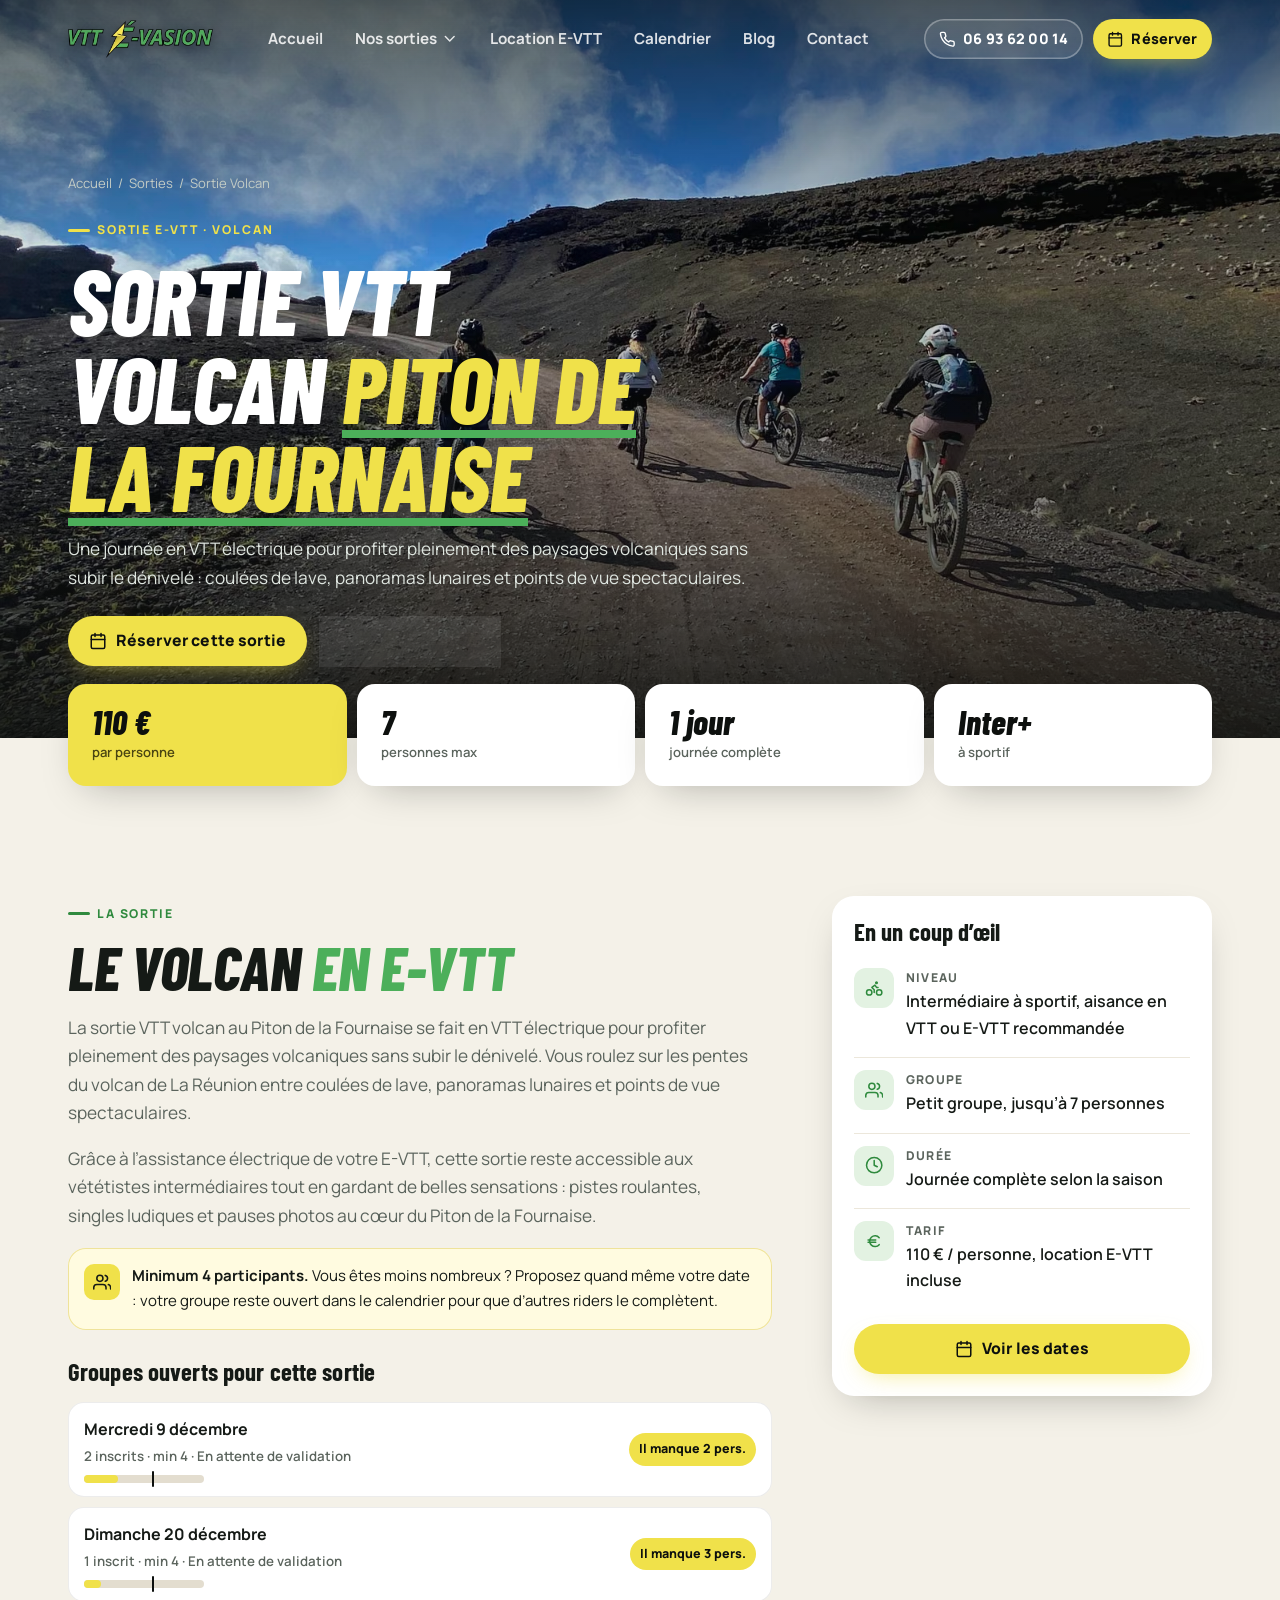
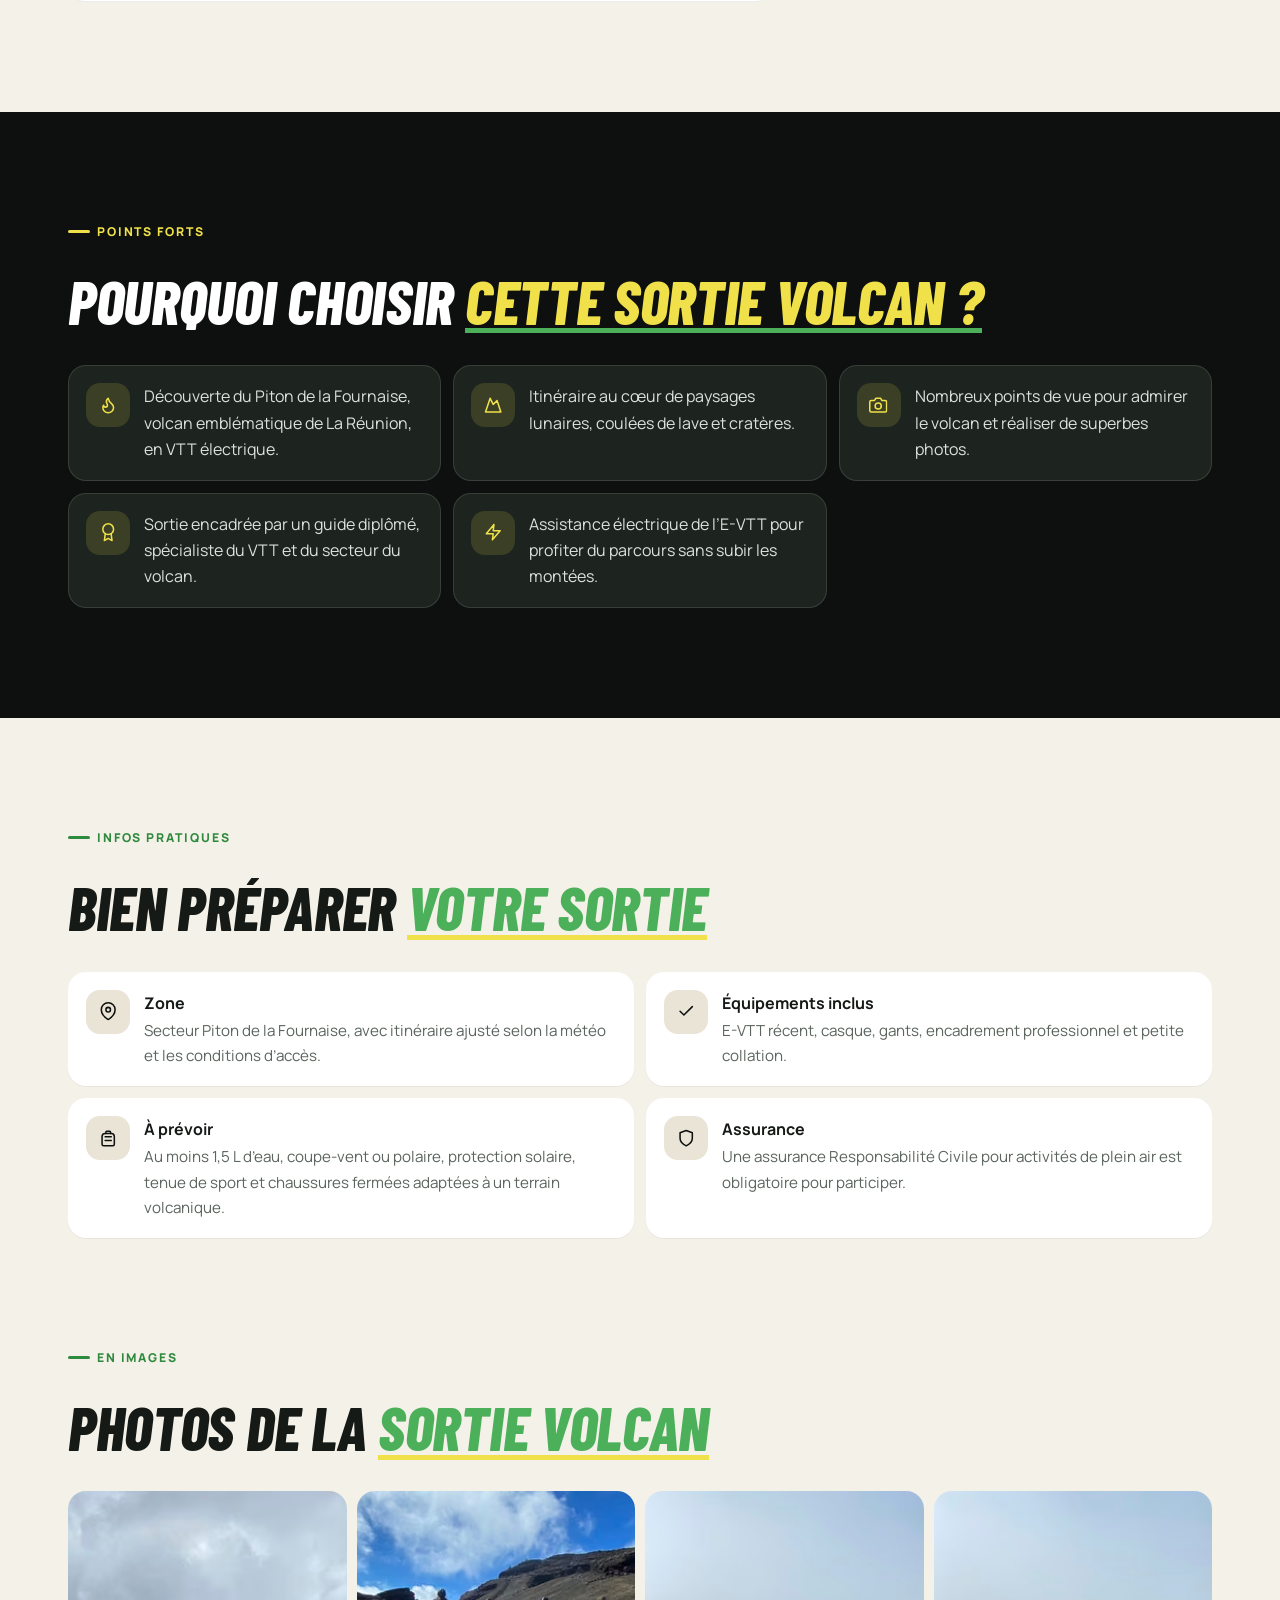
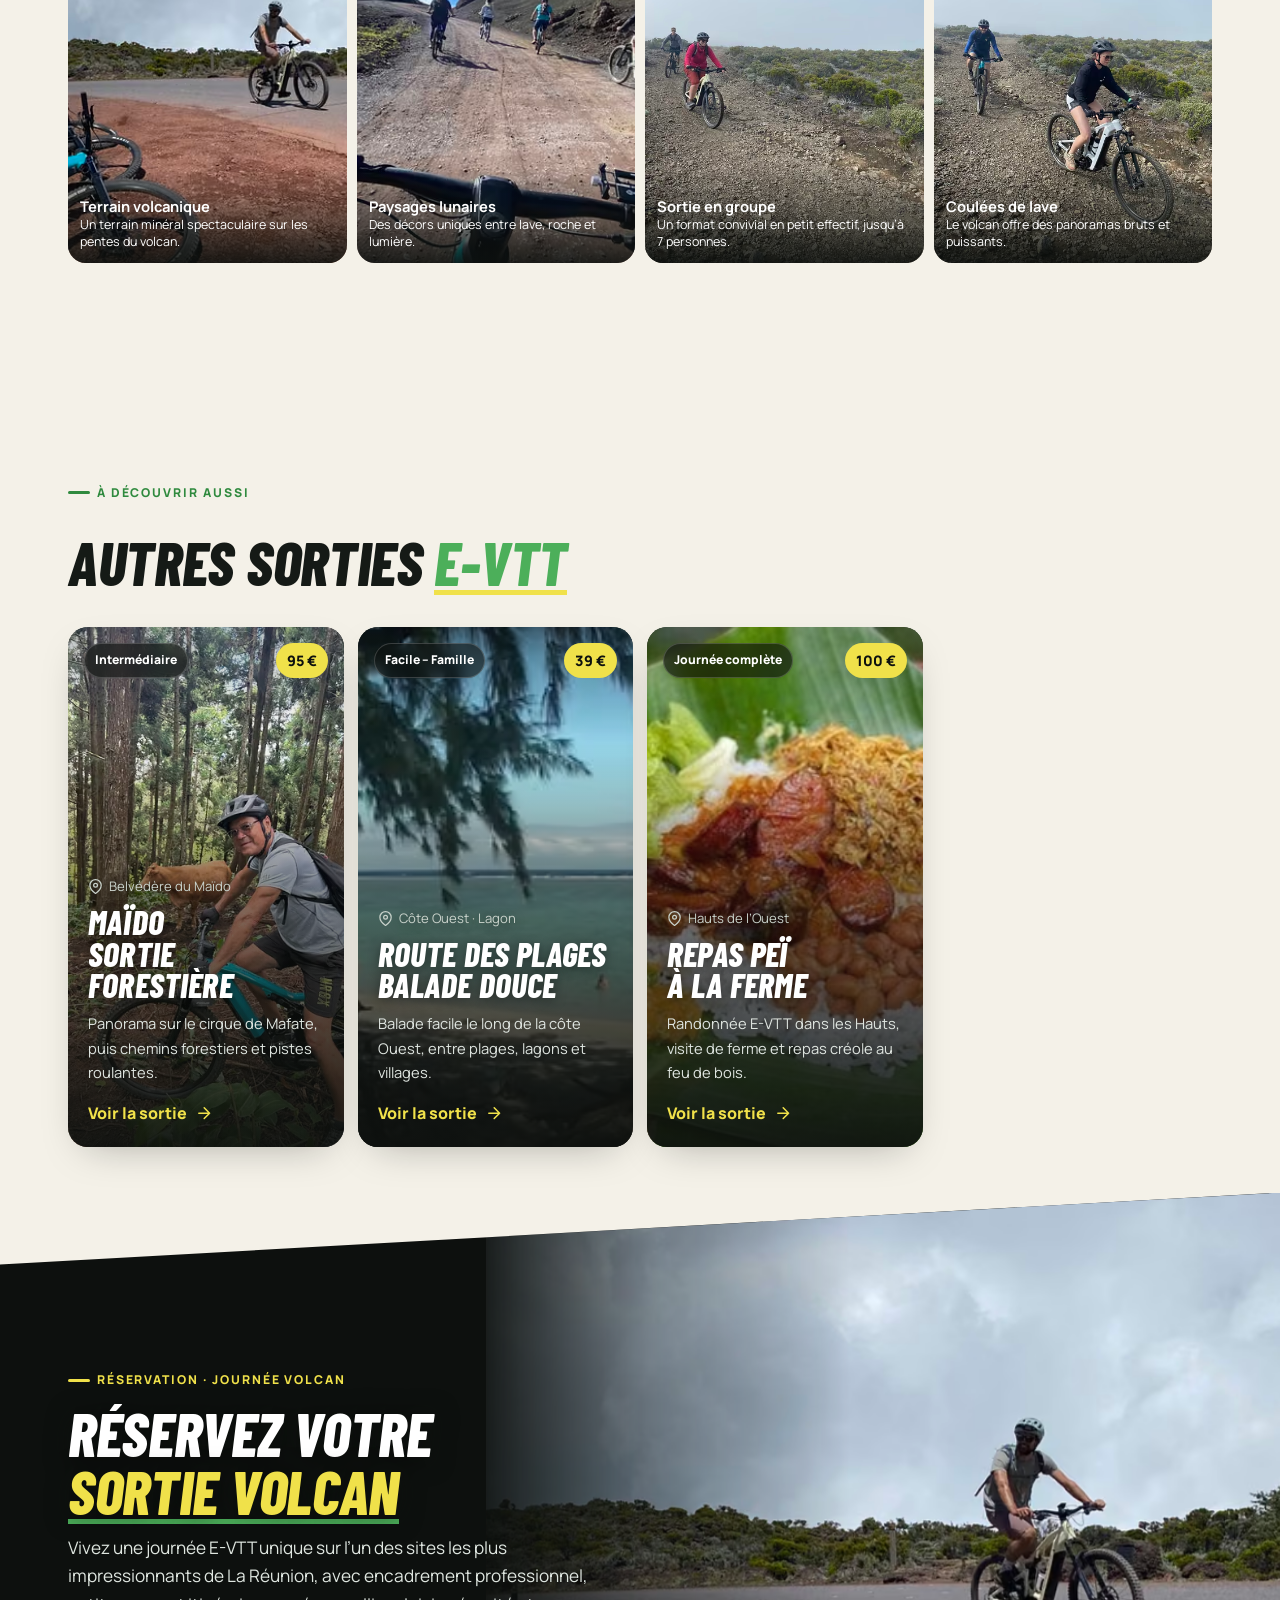
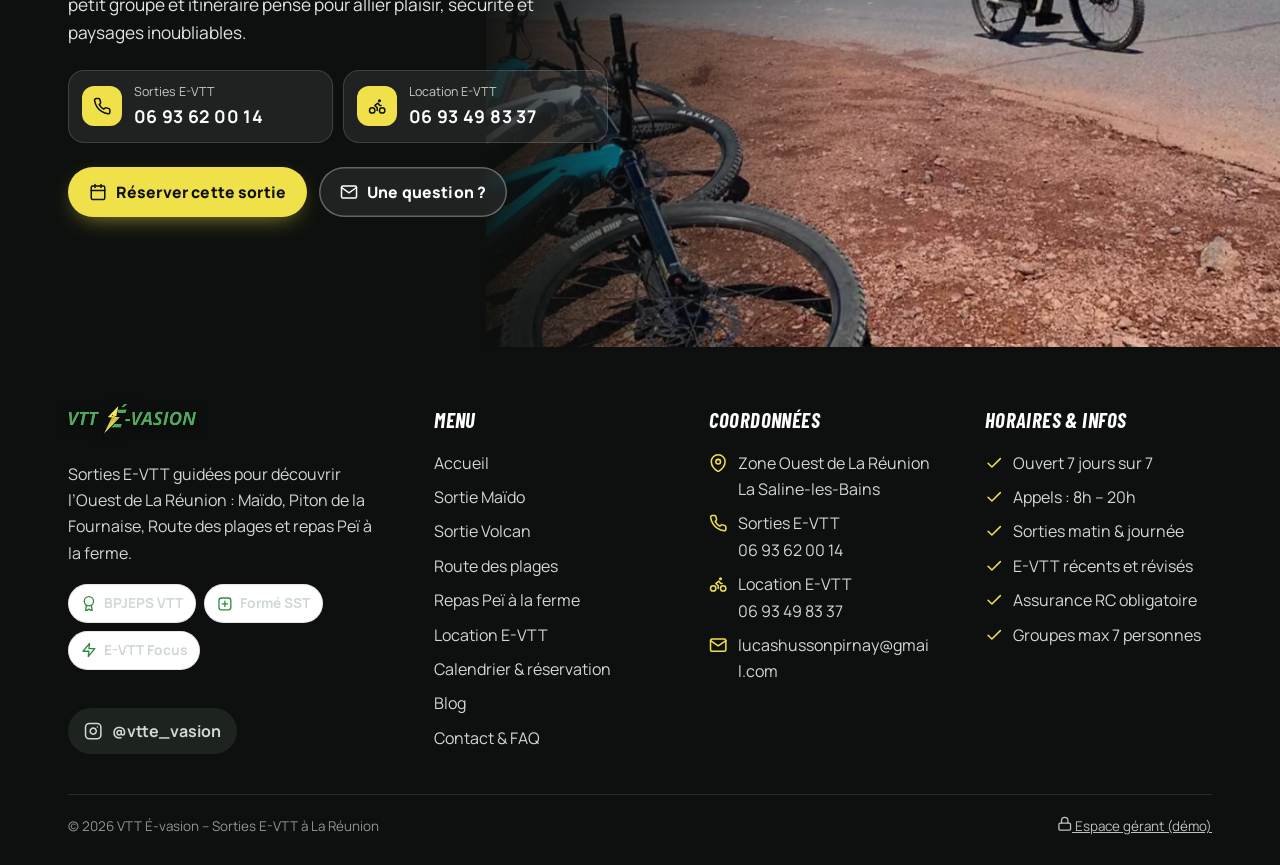
<file: sortie-volcan.html>
<!doctype html>
<html lang="fr">
<head>
<meta charset="utf-8">
<meta name="viewport" content="width=device-width, initial-scale=1, viewport-fit=cover">
<title>Sortie VTT volcan Piton de la Fournaise en E-VTT – La Réunion | VTT É-vasion</title>
<meta name="description" content="Sortie VTT volcan au Piton de la Fournaise : sortie guidée en E-VTT sur les pistes du volcan, paysages lunaires et coulées de lave. 110 €/pers, E-VTT inclus.">
<meta name="theme-color" content="#0d100e">
<link rel="icon" type="image/png" href="assets/img/favicon.png">
<link rel="apple-touch-icon" href="assets/img/icon-180.png">
<meta property="og:type" content="website">
<meta property="og:locale" content="fr_FR">
<meta property="og:site_name" content="VTT É-vasion">
<meta property="og:title" content="Sortie VTT volcan Piton de la Fournaise en E-VTT – La Réunion | VTT É-vasion">
<meta property="og:description" content="Sortie VTT volcan au Piton de la Fournaise : sortie guidée en E-VTT sur les pistes du volcan, paysages lunaires et coulées de lave. 110 €/pers, E-VTT inclus.">
<meta property="og:image" content="assets/img/og-image.jpg">
<link rel="preconnect" href="https://fonts.googleapis.com">
<link rel="preconnect" href="https://fonts.gstatic.com" crossorigin>
<link href="https://fonts.googleapis.com/css2?family=Barlow+Condensed:ital,wght@0,700;1,700;1,800&family=Manrope:wght@400;500;600;700;800&display=swap" rel="stylesheet">
<link rel="stylesheet" href="assets/css/style.css?v=8a3c900a">
<script>(function(d){var r=matchMedia('(prefers-reduced-motion: reduce)').matches;if(!r){d.classList.add('js-motion');setTimeout(function(){if(!window.__motion)d.classList.remove('js-motion')},3000)}try{if(!r&&!sessionStorage.getItem('ve-intro')){d.classList.add('has-loader');setTimeout(function(){d.classList.remove('has-loader')},6000)}}catch(e){}})(document.documentElement)</script><link rel="preload" as="image" type="image/avif" href="assets/img/volcan-groupe-piste-m.avif" media="(max-width: 767px) and (orientation: portrait)" fetchpriority="high">
<link rel="preload" as="image" type="image/avif" imagesrcset="assets/img/volcan-groupe-piste-480.avif 480w, assets/img/volcan-groupe-piste-720.avif 720w, assets/img/volcan-groupe-piste-960.avif 960w, assets/img/volcan-groupe-piste-1600.avif 1600w, assets/img/volcan-groupe-piste-2400.avif 2400w" imagesizes="100vw" media="(min-width: 768px), (orientation: landscape)" fetchpriority="high">

</head>
<body>
<a class="skip" href="#main">Aller au contenu</a>
<svg width="0" height="0" style="position:absolute" aria-hidden="true"><defs><symbol id="i-phone" viewBox="0 0 24 24"><path d="M22 16.92v3a2 2 0 0 1-2.18 2 19.79 19.79 0 0 1-8.63-3.07 19.5 19.5 0 0 1-6-6 19.79 19.79 0 0 1-3.07-8.67A2 2 0 0 1 4.11 2h3a2 2 0 0 1 2 1.72c.13.96.36 1.9.7 2.81a2 2 0 0 1-.45 2.11L8.09 9.91a16 16 0 0 0 6 6l1.27-1.27a2 2 0 0 1 2.11-.45c.91.34 1.85.57 2.81.7A2 2 0 0 1 22 16.92z"/></symbol><symbol id="i-cal" viewBox="0 0 24 24"><rect x="3" y="4" width="18" height="18" rx="2"/><path d="M16 2v4M8 2v4M3 10h18"/></symbol><symbol id="i-users" viewBox="0 0 24 24"><path d="M17 21v-2a4 4 0 0 0-4-4H5a4 4 0 0 0-4 4v2"/><circle cx="9" cy="7" r="4"/><path d="M23 21v-2a4 4 0 0 0-3-3.87M16 3.13a4 4 0 0 1 0 7.75"/></symbol><symbol id="i-user-plus" viewBox="0 0 24 24"><path d="M16 21v-2a4 4 0 0 0-4-4H5a4 4 0 0 0-4 4v2"/><circle cx="8.5" cy="7" r="4"/><path d="M20 8v6M23 11h-6"/></symbol><symbol id="i-clock" viewBox="0 0 24 24"><circle cx="12" cy="12" r="10"/><path d="M12 6v6l4 2"/></symbol><symbol id="i-euro" viewBox="0 0 24 24"><path d="M18.5 7.5A7 7 0 1 0 18.5 16.5M4 10.5h10M4 13.5h10"/></symbol><symbol id="i-mountain" viewBox="0 0 24 24"><path d="m8 3 4 8 5-5 5 15H2L8 3z"/></symbol><symbol id="i-bike" viewBox="0 0 24 24"><circle cx="5.5" cy="17.5" r="3.5"/><circle cx="18.5" cy="17.5" r="3.5"/><circle cx="15" cy="5" r="1"/><path d="M12 17.5V14l-3-3 4-3 2 3h2"/></symbol><symbol id="i-pin" viewBox="0 0 24 24"><path d="M21 10c0 7-9 13-9 13s-9-6-9-13a9 9 0 0 1 18 0z"/><circle cx="12" cy="10" r="3"/></symbol><symbol id="i-check" viewBox="0 0 24 24"><path d="M20 6 9 17l-5-5"/></symbol><symbol id="i-arrow" viewBox="0 0 24 24"><path d="M5 12h14M12 5l7 7-7 7"/></symbol><symbol id="i-menu" viewBox="0 0 24 24"><path d="M3 7h18M3 12h18M3 17h12"/></symbol><symbol id="i-x" viewBox="0 0 24 24"><path d="M18 6 6 18M6 6l12 12"/></symbol><symbol id="i-insta" viewBox="0 0 24 24"><rect x="2" y="2" width="20" height="20" rx="5"/><path d="M16 11.37A4 4 0 1 1 12.63 8 4 4 0 0 1 16 11.37zM17.5 6.5h.01"/></symbol><symbol id="i-mail" viewBox="0 0 24 24"><path d="M4 4h16c1.1 0 2 .9 2 2v12c0 1.1-.9 2-2 2H4c-1.1 0-2-.9-2-2V6c0-1.1.9-2 2-2z"/><path d="m22 6-10 7L2 6"/></symbol><symbol id="i-bolt" viewBox="0 0 24 24"><path d="M13 2 3 14h9l-1 8 10-12h-9l1-8z"/></symbol><symbol id="i-shield" viewBox="0 0 24 24"><path d="M12 22s8-4 8-10V5l-8-3-8 3v7c0 6 8 10 8 10z"/></symbol><symbol id="i-bag" viewBox="0 0 24 24"><path d="M4 10a4 4 0 0 1 4-4h8a4 4 0 0 1 4 4v10a2 2 0 0 1-2 2H6a2 2 0 0 1-2-2z"/><path d="M8 10h8M8 15h8M9 6V4a1 1 0 0 1 1-1h4a1 1 0 0 1 1 1v2"/></symbol><symbol id="i-star" viewBox="0 0 24 24"><path d="m12 2 3.09 6.26L22 9.27l-5 4.87 1.18 6.88L12 17.77l-6.18 3.25L7 14.14 2 9.27l6.91-1.01L12 2z"/></symbol><symbol id="i-chev-down" viewBox="0 0 24 24"><path d="m6 9 6 6 6-6"/></symbol><symbol id="i-chev-left" viewBox="0 0 24 24"><path d="m15 18-6-6 6-6"/></symbol><symbol id="i-chev-right" viewBox="0 0 24 24"><path d="m9 18 6-6-6-6"/></symbol><symbol id="i-info" viewBox="0 0 24 24"><circle cx="12" cy="12" r="10"/><path d="M12 16v-4M12 8h.01"/></symbol><symbol id="i-share" viewBox="0 0 24 24"><circle cx="18" cy="5" r="3"/><circle cx="6" cy="12" r="3"/><circle cx="18" cy="19" r="3"/><path d="m8.59 13.51 6.83 3.98M15.41 6.51l-6.82 3.98"/></symbol><symbol id="i-sun" viewBox="0 0 24 24"><circle cx="12" cy="12" r="4"/><path d="M12 2v2M12 20v2M4.93 4.93l1.41 1.41M17.66 17.66l1.41 1.41M2 12h2M20 12h2M6.34 17.66l-1.41 1.41M19.07 4.93l-1.41 1.41"/></symbol><symbol id="i-sunrise" viewBox="0 0 24 24"><path d="M17 18a5 5 0 0 0-10 0M12 2v7M4.22 10.22l1.42 1.42M1 18h2M21 18h2M18.36 11.64l1.42-1.42M23 22H1M8 6l4-4 4 4"/></symbol><symbol id="i-flame" viewBox="0 0 24 24"><path d="M8.5 14.5A2.5 2.5 0 0 0 11 12c0-1.38-.5-2-1-3-1.07-2.14-.22-4.05 2-6 .5 2.5 2 4.9 4 6.5 2 1.6 3 3.5 3 5.5a7 7 0 1 1-14 0c0-1.15.43-2.29 1-3a2.5 2.5 0 0 0 2.5 2.5z"/></symbol><symbol id="i-leaf" viewBox="0 0 24 24"><path d="M11 20A7 7 0 0 1 9.8 6.1C15.5 5 17 4.48 19 2c1 2 2 4.18 2 8 0 5.5-4.78 10-10 10z"/><path d="M2 21c0-3 1.85-5.36 5.08-6C9.5 14.52 12 13 13 12"/></symbol><symbol id="i-map" viewBox="0 0 24 24"><path d="m1 6 7-4 8 4 7-4v16l-7 4-8-4-7 4z"/><path d="M8 2v16M16 6v16"/></symbol><symbol id="i-wave" viewBox="0 0 24 24"><path d="M2 7c.6.5 1.2 1 2.5 1 2.5 0 2.5-2 5-2 2.6 0 2.4 2 5 2 2.5 0 2.5-2 5-2 1.3 0 1.9.5 2.5 1M2 13c.6.5 1.2 1 2.5 1 2.5 0 2.5-2 5-2 2.6 0 2.4 2 5 2 2.5 0 2.5-2 5-2 1.3 0 1.9.5 2.5 1M2 19c.6.5 1.2 1 2.5 1 2.5 0 2.5-2 5-2 2.6 0 2.4 2 5 2 2.5 0 2.5-2 5-2 1.3 0 1.9.5 2.5 1"/></symbol><symbol id="i-plus" viewBox="0 0 24 24"><path d="M12 5v14M5 12h14"/></symbol><symbol id="i-minus" viewBox="0 0 24 24"><path d="M5 12h14"/></symbol><symbol id="i-bell" viewBox="0 0 24 24"><path d="M18 8A6 6 0 0 0 6 8c0 7-3 9-3 9h18s-3-2-3-9M13.73 21a2 2 0 0 1-3.46 0"/></symbol><symbol id="i-sliders" viewBox="0 0 24 24"><path d="M4 21v-7M4 10V3M12 21v-9M12 8V3M20 21v-5M20 12V3M1 14h6M9 8h6M17 16h6"/></symbol><symbol id="i-list" viewBox="0 0 24 24"><path d="M8 6h13M8 12h13M8 18h13M3 6h.01M3 12h.01M3 18h.01"/></symbol><symbol id="i-alert" viewBox="0 0 24 24"><path d="M10.29 3.86 1.82 18a2 2 0 0 0 1.71 3h16.94a2 2 0 0 0 1.71-3L13.71 3.86a2 2 0 0 0-3.42 0z"/><path d="M12 9v4M12 17h.01"/></symbol><symbol id="i-msg" viewBox="0 0 24 24"><path d="M21 15a2 2 0 0 1-2 2H7l-4 4V5a2 2 0 0 1 2-2h14a2 2 0 0 1 2 2z"/></symbol><symbol id="i-award" viewBox="0 0 24 24"><circle cx="12" cy="8" r="7"/><path d="M8.21 13.89 7 23l5-3 5 3-1.21-9.12"/></symbol><symbol id="i-cross" viewBox="0 0 24 24"><rect x="3" y="3" width="18" height="18" rx="4"/><path d="M12 8v8M8 12h8"/></symbol><symbol id="i-utensils" viewBox="0 0 24 24"><path d="M3 2v7c0 1.1.9 2 2 2h4a2 2 0 0 0 2-2V2M7 2v20M21 15V2a5 5 0 0 0-5 5v6c0 1.1.9 2 2 2h3zm0 0v7"/></symbol><symbol id="i-camera" viewBox="0 0 24 24"><path d="M23 19a2 2 0 0 1-2 2H3a2 2 0 0 1-2-2V8a2 2 0 0 1 2-2h4l2-3h6l2 3h4a2 2 0 0 1 2 2z"/><circle cx="12" cy="13" r="4"/></symbol><symbol id="i-home" viewBox="0 0 24 24"><path d="m3 9 9-7 9 7v11a2 2 0 0 1-2 2H5a2 2 0 0 1-2-2z"/><path d="M9 22V12h6v10"/></symbol><symbol id="i-lock" viewBox="0 0 24 24"><rect x="3" y="11" width="18" height="11" rx="2"/><path d="M7 11V7a5 5 0 0 1 10 0v4"/></symbol><symbol id="i-refresh" viewBox="0 0 24 24"><path d="M23 4v6h-6M1 20v-6h6"/><path d="M3.51 9a9 9 0 0 1 14.85-3.36L23 10M1 14l4.64 4.36A9 9 0 0 0 20.49 15"/></symbol><symbol id="i-copy" viewBox="0 0 24 24"><rect x="9" y="9" width="13" height="13" rx="2"/><path d="M5 15H4a2 2 0 0 1-2-2V4a2 2 0 0 1 2-2h9a2 2 0 0 1 2 2v1"/></symbol><symbol id="i-van" viewBox="0 0 24 24"><path d="M1 4h14v12H1zM15 8h4l4 4v4h-8z"/><circle cx="5.5" cy="18.5" r="2.5"/><circle cx="18.5" cy="18.5" r="2.5"/></symbol><symbol id="i-phonebox" viewBox="0 0 24 24"><rect x="5" y="2" width="14" height="20" rx="2"/><path d="M12 18h.01"/></symbol><symbol id="i-trash" viewBox="0 0 24 24"><path d="M3 6h18M19 6v14a2 2 0 0 1-2 2H7a2 2 0 0 1-2-2V6m3 0V4a2 2 0 0 1 2-2h4a2 2 0 0 1 2 2v2"/></symbol><symbol id="i-ext" viewBox="0 0 24 24"><path d="M18 13v6a2 2 0 0 1-2 2H5a2 2 0 0 1-2-2V8a2 2 0 0 1 2-2h6M15 3h6v6M10 14 21 3"/></symbol></defs></svg>
<div class="loader" aria-hidden="true" data-loader>
  <div class="ld-inner">
    <svg class="ld-bolt" viewBox="0 0 24 24"><path d="M13 2 3 14h9l-1 8 10-12h-9l1-8z"/></svg>
    <img class="ld-logo" src="assets/img/logo.webp" width="483" height="127" alt="">
    <div class="ld-track" data-loader-track><i></i><span class="ld-bike"><svg class="i"><use href="#i-bike"/></svg></span></div>
    <p class="ld-txt">L’île intense arrive…</p>
  </div>
</div>
<header class="site-header" data-header>
  <div class="container bar">
    <a class="brand" href="index.html" aria-label="VTT É-vasion, accueil"><img src="assets/img/logo.webp" width="483" height="127" alt="VTT É-vasion"></a>
    <nav class="nav-desktop" aria-label="Navigation principale">
      <a href="index.html">Accueil</a>
      <div class="has-sub">
        <button type="button" aria-haspopup="true" aria-current="page">Nos sorties <svg class="i" aria-hidden="true"><use href="#i-chev-down"/></svg></button>
        <div class="sub"><a href="sortie-maido.html">Sortie Maïdo <small>95 €</small></a><a href="sortie-volcan.html">Sortie Volcan <small>110 €</small></a><a href="sortie-route-des-plages.html">Route des plages <small>39 €</small></a><a href="sortie-repas-pei.html">Repas Peï à la ferme <small>100 €</small></a></div>
      </div>
      <a href="location-e-vtt.html">Location E-VTT</a>
      <a href="reserver.html">Calendrier</a>
      <a href="blog.html">Blog</a>
      <a href="contact.html">Contact</a>
    </nav>
    <div class="header-cta">
      <a class="btn btn-ghost btn-sm" href="tel:+262693620014"><svg class="i" aria-hidden="true"><use href="#i-phone"/></svg> 06 93 62 00 14</a>
      <a class="btn btn-volt btn-sm" href="reserver.html"><svg class="i" aria-hidden="true"><use href="#i-cal"/></svg> Réserver</a>
    </div>
    <button class="burger" type="button" aria-label="Ouvrir le menu" aria-expanded="false" aria-controls="menu" data-menu-open><svg class="i" aria-hidden="true"><use href="#i-menu"/></svg></button>
  </div>
</header>
<div class="menu" id="menu" role="dialog" aria-modal="true" aria-label="Menu" data-menu>
  <div class="bar">
    <a class="brand" href="index.html"><img src="assets/img/logo.webp" width="483" height="127" alt="VTT É-vasion"></a>
    <button class="burger" type="button" aria-label="Fermer le menu" data-menu-close><svg class="i" aria-hidden="true"><use href="#i-x"/></svg></button>
  </div>
  <nav aria-label="Menu mobile">
    <a href="index.html">Accueil</a>
    <a class="sub-link" href="sortie-maido.html">Sortie Maïdo <small>95 €</small></a>
    <a class="sub-link" href="sortie-volcan.html">Sortie Volcan <small>110 €</small></a>
    <a class="sub-link" href="sortie-route-des-plages.html">Route des plages <small>39 €</small></a>
    <a class="sub-link" href="sortie-repas-pei.html">Repas Peï à la ferme <small>100 €</small></a>
    <a href="location-e-vtt.html">Location E-VTT <small>dès 59 €</small></a>
    <a href="reserver.html">Calendrier <small>réserver</small></a>
    <a href="blog.html">Blog</a>
    <a href="contact.html">Contact</a>
  </nav>
  <div class="menu-foot">
    <a class="btn btn-volt" href="reserver.html"><svg class="i" aria-hidden="true"><use href="#i-cal"/></svg> Réserver une sortie</a>
    <a class="btn btn-ghost" href="tel:+262693620014"><svg class="i" aria-hidden="true"><use href="#i-phone"/></svg> Sorties · 06 93 62 00 14</a>
    <a class="btn btn-ghost" href="tel:+262693498337"><svg class="i" aria-hidden="true"><use href="#i-bike"/></svg> Location · 06 93 49 83 37</a>
  </div>
</div>
<main id="main">

<section class="page-hero has-img">
  <picture><source media="(max-width: 767px) and (orientation: portrait)" type="image/avif" srcset="assets/img/volcan-groupe-piste-m.avif"><source media="(max-width: 767px) and (orientation: portrait)" srcset="assets/img/volcan-groupe-piste-m.webp"><source type="image/avif" srcset="assets/img/volcan-groupe-piste-480.avif 480w, assets/img/volcan-groupe-piste-720.avif 720w, assets/img/volcan-groupe-piste-960.avif 960w, assets/img/volcan-groupe-piste-1600.avif 1600w, assets/img/volcan-groupe-piste-2400.avif 2400w" sizes="100vw"><img src="assets/img/volcan-groupe-piste-960.webp" srcset="assets/img/volcan-groupe-piste-480.webp 480w, assets/img/volcan-groupe-piste-720.webp 720w, assets/img/volcan-groupe-piste-960.webp 960w, assets/img/volcan-groupe-piste-1600.webp 1600w, assets/img/volcan-groupe-piste-2400.webp 2400w" sizes="100vw" width="2560" height="1920" alt="Groupe en E-VTT sur les pistes du Piton de la Fournaise" fetchpriority="high" class="ph-img" style="background-image:url([data-uri])"></picture>
  <div class="container inner">
    <nav class="crumbs" aria-label="Fil d’Ariane"><a href="index.html">Accueil</a> / <a href="index.html#sorties">Sorties</a> / <span>Sortie Volcan</span></nav>
    <span class="eyebrow">Sortie E-VTT · Volcan</span>
    <h1>Sortie VTT volcan <span class="hl">Piton de la Fournaise</span></h1>
    <p class="lead">Une journée en VTT électrique pour profiter pleinement des paysages volcaniques sans subir le dénivelé : coulées de lave, panoramas lunaires et points de vue spectaculaires.</p>
    <div class="btn-row">
      <a class="btn btn-volt" href="reserver.html?sortie=volcan"><svg class="i" aria-hidden="true"><use href="#i-cal"/></svg> Réserver cette sortie</a>
      <a class="btn btn-ghost" href="tel:+262693620014"><svg class="i" aria-hidden="true"><use href="#i-phone"/></svg> 06 93 62 00 14</a>
    </div>
  </div>
</section>

<div class="container">
  <div class="facts">
    <div class="fact accent"><b>110 €</b><span>par personne</span></div>
    <div class="fact"><b>7</b><span>personnes max</span></div>
    <div class="fact"><b>1 jour</b><span>journée complète</span></div>
    <div class="fact"><b>Inter+</b><span>à sportif</span></div>
  </div>
</div>

<section class="section">
  <div class="container with-aside">
    <div>
      <span class="eyebrow">La sortie</span>
      <h2>Le volcan <span class="hl">en E-VTT</span></h2>
      <div style="margin-top:18px"><p class="lead">La sortie VTT volcan au Piton de la Fournaise se fait en VTT électrique pour profiter pleinement des paysages volcaniques sans subir le dénivelé. Vous roulez sur les pentes du volcan de La Réunion entre coulées de lave, panoramas lunaires et points de vue spectaculaires.</p><p class="lead">Grâce à l’assistance électrique de votre E-VTT, cette sortie reste accessible aux vététistes intermédiaires tout en gardant de belles sensations : pistes roulantes, singles ludiques et pauses photos au cœur du Piton de la Fournaise.</p></div>
      <div class="min-note">
        <span class="ic"><svg class="i" aria-hidden="true"><use href="#i-users"/></svg></span>
        <p><b>Minimum <span data-act-min="volcan">4</span> participants.</b> Vous êtes moins nombreux&nbsp;? Proposez quand même votre date : votre groupe reste ouvert dans le calendrier pour que d’autres riders le complètent.</p>
      </div>
      <h3 style="margin-top:28px">Groupes ouverts pour cette sortie</h3>
      <div class="mini-groups" data-open-groups data-activity="volcan" data-variant="mini" data-limit="3"></div>
    </div>
    <aside>
      <div class="sheet-card">
        <h3>En un coup d’œil</h3>
        <div class="sheet-row"><span class="ic"><svg class="i" aria-hidden="true"><use href="#i-bike"/></svg></span><div><small>Niveau</small><span>Intermédiaire à sportif, aisance en VTT ou E-VTT recommandée</span></div></div>
        <div class="sheet-row"><span class="ic"><svg class="i" aria-hidden="true"><use href="#i-users"/></svg></span><div><small>Groupe</small><span>Petit groupe, jusqu’à 7 personnes</span></div></div>
        <div class="sheet-row"><span class="ic"><svg class="i" aria-hidden="true"><use href="#i-clock"/></svg></span><div><small>Durée</small><span>Journée complète selon la saison</span></div></div>
        <div class="sheet-row"><span class="ic"><svg class="i" aria-hidden="true"><use href="#i-euro"/></svg></span><div><small>Tarif</small><span>110 € / personne, location E-VTT incluse</span></div></div>
        <a class="btn btn-volt btn-block" href="reserver.html?sortie=volcan"><svg class="i" aria-hidden="true"><use href="#i-cal"/></svg> Voir les dates</a>
      </div>
    </aside>
  </div>
</section>

<section class="section dark">
  <div class="container">
    <div class="section-head">
      <span class="eyebrow">Points forts</span>
      <h2>Pourquoi choisir <span class="hl">cette sortie volcan ?</span></h2>
    </div>
    <div class="highlights">
      <div class="hl-card reveal"><span class="ic"><svg class="i" aria-hidden="true"><use href="#i-flame"/></svg></span><p>Découverte du Piton de la Fournaise, volcan emblématique de La Réunion, en VTT électrique.</p></div>
      <div class="hl-card reveal"><span class="ic"><svg class="i" aria-hidden="true"><use href="#i-mountain"/></svg></span><p>Itinéraire au cœur de paysages lunaires, coulées de lave et cratères.</p></div>
      <div class="hl-card reveal"><span class="ic"><svg class="i" aria-hidden="true"><use href="#i-camera"/></svg></span><p>Nombreux points de vue pour admirer le volcan et réaliser de superbes photos.</p></div>
      <div class="hl-card reveal"><span class="ic"><svg class="i" aria-hidden="true"><use href="#i-award"/></svg></span><p>Sortie encadrée par un guide diplômé, spécialiste du VTT et du secteur du volcan.</p></div>
      <div class="hl-card reveal"><span class="ic"><svg class="i" aria-hidden="true"><use href="#i-bolt"/></svg></span><p>Assistance électrique de l’E-VTT pour profiter du parcours sans subir les montées.</p></div>
    </div>
  </div>
</section>

<section class="section">
  <div class="container">
    <div class="section-head"><span class="eyebrow">Infos pratiques</span><h2>Bien préparer <span class="hl">votre sortie</span></h2></div>
    <div class="infos">
      <div class="info reveal"><span class="ic"><svg class="i" aria-hidden="true"><use href="#i-pin"/></svg></span><div><b>Zone</b><p>Secteur Piton de la Fournaise, avec itinéraire ajusté selon la météo et les conditions d’accès.</p></div></div>
      <div class="info reveal"><span class="ic"><svg class="i" aria-hidden="true"><use href="#i-check"/></svg></span><div><b>Équipements inclus</b><p>E-VTT récent, casque, gants, encadrement professionnel et petite collation.</p></div></div>
      <div class="info reveal"><span class="ic"><svg class="i" aria-hidden="true"><use href="#i-bag"/></svg></span><div><b>À prévoir</b><p>Au moins 1,5 L d’eau, coupe-vent ou polaire, protection solaire, tenue de sport et chaussures fermées adaptées à un terrain volcanique.</p></div></div>
      <div class="info reveal"><span class="ic"><svg class="i" aria-hidden="true"><use href="#i-shield"/></svg></span><div><b>Assurance</b><p>Une assurance Responsabilité Civile pour activités de plein air est obligatoire pour participer.</p></div></div>
    </div>
  </div>
</section>

<section class="section" style="padding-top:0">
  <div class="container">
    <div class="section-head"><span class="eyebrow">En images</span><h2>Photos de la <span class="hl">sortie volcan</span></h2></div>
    <div class="photo-grid" data-gallery>
      <figure class="photo reveal"><button type="button" data-lb="assets/img/volcan-parking-2400.webp" data-cap="Terrain volcanique — Un terrain minéral spectaculaire sur les pentes du volcan." aria-label="Agrandir : Terrain volcanique"><picture><source type="image/avif" srcset="assets/img/volcan-parking-480.avif 480w, assets/img/volcan-parking-720.avif 720w, assets/img/volcan-parking-960.avif 960w, assets/img/volcan-parking-1600.avif 1600w, assets/img/volcan-parking-2400.avif 2400w" sizes="(min-width:640px) 25vw, 50vw"><img src="assets/img/volcan-parking-960.webp" srcset="assets/img/volcan-parking-480.webp 480w, assets/img/volcan-parking-720.webp 720w, assets/img/volcan-parking-960.webp 960w, assets/img/volcan-parking-1600.webp 1600w, assets/img/volcan-parking-2400.webp 2400w" sizes="(min-width:640px) 25vw, 50vw" width="2560" height="1920" alt="Terrain volcanique" loading="lazy" decoding="async" style="background-image:url([data-uri])"></picture></button><figcaption><b>Terrain volcanique</b>Un terrain minéral spectaculaire sur les pentes du volcan.</figcaption></figure>
      <figure class="photo reveal"><button type="button" data-lb="assets/img/volcan-guidon-2400.webp" data-cap="Paysages lunaires — Des décors uniques entre lave, roche et lumière." aria-label="Agrandir : Paysages lunaires"><picture><source type="image/avif" srcset="assets/img/volcan-guidon-480.avif 480w, assets/img/volcan-guidon-720.avif 720w, assets/img/volcan-guidon-960.avif 960w, assets/img/volcan-guidon-1600.avif 1600w, assets/img/volcan-guidon-2400.avif 2400w" sizes="(min-width:640px) 25vw, 50vw"><img src="assets/img/volcan-guidon-960.webp" srcset="assets/img/volcan-guidon-480.webp 480w, assets/img/volcan-guidon-720.webp 720w, assets/img/volcan-guidon-960.webp 960w, assets/img/volcan-guidon-1600.webp 1600w, assets/img/volcan-guidon-2400.webp 2400w" sizes="(min-width:640px) 25vw, 50vw" width="2560" height="1920" alt="Paysages lunaires" loading="lazy" decoding="async" style="background-image:url([data-uri])"></picture></button><figcaption><b>Paysages lunaires</b>Des décors uniques entre lave, roche et lumière.</figcaption></figure>
      <figure class="photo reveal"><button type="button" data-lb="assets/img/volcan-groupe-1600.webp" data-cap="Sortie en groupe — Un format convivial en petit effectif, jusqu’à 7 personnes." aria-label="Agrandir : Sortie en groupe"><picture><source type="image/avif" srcset="assets/img/volcan-groupe-480.avif 480w, assets/img/volcan-groupe-720.avif 720w, assets/img/volcan-groupe-960.avif 960w, assets/img/volcan-groupe-1600.avif 1600w" sizes="(min-width:640px) 25vw, 50vw"><img src="assets/img/volcan-groupe-960.webp" srcset="assets/img/volcan-groupe-480.webp 480w, assets/img/volcan-groupe-720.webp 720w, assets/img/volcan-groupe-960.webp 960w, assets/img/volcan-groupe-1600.webp 1600w" sizes="(min-width:640px) 25vw, 50vw" width="1920" height="2560" alt="Sortie en groupe" loading="lazy" decoding="async" style="background-image:url([data-uri])"></picture></button><figcaption><b>Sortie en groupe</b>Un format convivial en petit effectif, jusqu’à 7 personnes.</figcaption></figure>
      <figure class="photo reveal"><button type="button" data-lb="assets/img/volcan-coulees-1600.webp" data-cap="Coulées de lave — Le volcan offre des panoramas bruts et puissants." aria-label="Agrandir : Coulées de lave"><picture><source type="image/avif" srcset="assets/img/volcan-coulees-480.avif 480w, assets/img/volcan-coulees-720.avif 720w, assets/img/volcan-coulees-960.avif 960w, assets/img/volcan-coulees-1600.avif 1600w" sizes="(min-width:640px) 25vw, 50vw"><img src="assets/img/volcan-coulees-960.webp" srcset="assets/img/volcan-coulees-480.webp 480w, assets/img/volcan-coulees-720.webp 720w, assets/img/volcan-coulees-960.webp 960w, assets/img/volcan-coulees-1600.webp 1600w" sizes="(min-width:640px) 25vw, 50vw" width="1920" height="2560" alt="Coulées de lave" loading="lazy" decoding="async" style="background-image:url([data-uri])"></picture></button><figcaption><b>Coulées de lave</b>Le volcan offre des panoramas bruts et puissants.</figcaption></figure>
    </div>
  </div>
</section>

<section class="section">
  <div class="container">
    <div class="section-head"><span class="eyebrow">À découvrir aussi</span><h2>Autres sorties <span class="hl">E-VTT</span></h2></div>
    <div class="rail"><a class="trip reveal" href="sortie-maido.html">
  <picture><source type="image/avif" srcset="assets/img/maido-mafate-480.avif 480w, assets/img/maido-mafate-720.avif 720w, assets/img/maido-mafate-960.avif 960w, assets/img/maido-mafate-1600.avif 1600w" sizes="(min-width:1024px) 33vw, (min-width:640px) 46vw, 82vw"><img src="assets/img/maido-mafate-960.webp" srcset="assets/img/maido-mafate-480.webp 480w, assets/img/maido-mafate-720.webp 720w, assets/img/maido-mafate-960.webp 960w, assets/img/maido-mafate-1600.webp 1600w" sizes="(min-width:1024px) 33vw, (min-width:640px) 46vw, 82vw" width="1920" height="2560" alt="Sortie E-VTT au Maïdo avec vue sur Mafate, La Réunion" loading="lazy" decoding="async" style="background-image:url([data-uri])"></picture>
  <div class="tags"><span class="tag">Intermédiaire</span><span class="tag price">95 €</span></div>
  <span class="where"><svg class="i" aria-hidden="true"><use href="#i-pin"/></svg> Belvédère du Maïdo</span>
  <h3>Maïdo<br>Sortie forestière</h3>
  <p>Panorama sur le cirque de Mafate, puis chemins forestiers et pistes roulantes.</p>
  <span class="go">Voir la sortie <svg class="i" aria-hidden="true"><use href="#i-arrow"/></svg></span>
</a><a class="trip reveal" href="sortie-route-des-plages.html">
  <picture><source type="image/avif" srcset="assets/img/route-des-plages-480.avif 480w, assets/img/route-des-plages-720.avif 720w, assets/img/route-des-plages-960.avif 960w" sizes="(min-width:1024px) 33vw, (min-width:640px) 46vw, 82vw"><img src="assets/img/route-des-plages-960.webp" srcset="assets/img/route-des-plages-480.webp 480w, assets/img/route-des-plages-720.webp 720w, assets/img/route-des-plages-960.webp 960w" sizes="(min-width:1024px) 33vw, (min-width:640px) 46vw, 82vw" width="1280" height="680" alt="Sortie E-VTT Route des plages, côte Ouest de La Réunion" loading="lazy" decoding="async" style="background-image:url([data-uri])"></picture>
  <div class="tags"><span class="tag">Facile – Famille</span><span class="tag price">39 €</span></div>
  <span class="where"><svg class="i" aria-hidden="true"><use href="#i-pin"/></svg> Côte Ouest · Lagon</span>
  <h3>Route des plages<br>Balade douce</h3>
  <p>Balade facile le long de la côte Ouest, entre plages, lagons et villages.</p>
  <span class="go">Voir la sortie <svg class="i" aria-hidden="true"><use href="#i-arrow"/></svg></span>
</a><a class="trip reveal" href="sortie-repas-pei.html">
  <picture><source type="image/avif" srcset="assets/img/repas-pei-assiette-480.avif 480w, assets/img/repas-pei-assiette-720.avif 720w, assets/img/repas-pei-assiette-960.avif 960w, assets/img/repas-pei-assiette-1600.avif 1600w, assets/img/repas-pei-assiette-2400.avif 2400w" sizes="(min-width:1024px) 33vw, (min-width:640px) 46vw, 82vw"><img src="assets/img/repas-pei-assiette-960.webp" srcset="assets/img/repas-pei-assiette-480.webp 480w, assets/img/repas-pei-assiette-720.webp 720w, assets/img/repas-pei-assiette-960.webp 960w, assets/img/repas-pei-assiette-1600.webp 1600w, assets/img/repas-pei-assiette-2400.webp 2400w" sizes="(min-width:1024px) 33vw, (min-width:640px) 46vw, 82vw" width="2560" height="1920" alt="Sortie E-VTT et repas Peï créole à la ferme, La Réunion" loading="lazy" decoding="async" style="background-image:url([data-uri])"></picture>
  <div class="tags"><span class="tag">Journée complète</span><span class="tag price">100 €</span></div>
  <span class="where"><svg class="i" aria-hidden="true"><use href="#i-pin"/></svg> Hauts de l’Ouest</span>
  <h3>Repas Peï<br>À la ferme</h3>
  <p>Randonnée E-VTT dans les Hauts, visite de ferme et repas créole au feu de bois.</p>
  <span class="go">Voir la sortie <svg class="i" aria-hidden="true"><use href="#i-arrow"/></svg></span>
</a></div>
  </div>
</section>

<section class="final-cta">
  <div class="fc-media" aria-hidden="true"><picture><source type="image/avif" srcset="assets/img/volcan-parking-480.avif 480w, assets/img/volcan-parking-720.avif 720w, assets/img/volcan-parking-960.avif 960w, assets/img/volcan-parking-1600.avif 1600w, assets/img/volcan-parking-2400.avif 2400w" sizes="(min-width:1024px) 62vw, 100vw"><img src="assets/img/volcan-parking-960.webp" srcset="assets/img/volcan-parking-480.webp 480w, assets/img/volcan-parking-720.webp 720w, assets/img/volcan-parking-960.webp 960w, assets/img/volcan-parking-1600.webp 1600w, assets/img/volcan-parking-2400.webp 2400w" sizes="(min-width:1024px) 62vw, 100vw" width="2560" height="1920" alt="" loading="lazy" decoding="async" style="background-image:url([data-uri])"></picture></div>
  <div class="container fc-inner">
    <div class="fc-text">
      <span class="eyebrow">Réservation · Journée volcan</span>
      <h2>Réservez votre <span class="hl">sortie volcan</span></h2>
      <p class="lead">Vivez une journée E-VTT unique sur l’un des sites les plus impressionnants de La Réunion, avec encadrement professionnel, petit groupe et itinéraire pensé pour allier plaisir, sécurité et paysages inoubliables.</p>
      <div class="cta-phones">
  <a class="phone-line" href="tel:+262693620014"><span class="ic"><svg class="i" aria-hidden="true"><use href="#i-phone"/></svg></span><span><small>Sorties E-VTT</small><b>06 93 62 00 14</b></span></a>
  <a class="phone-line" href="tel:+262693498337"><span class="ic"><svg class="i" aria-hidden="true"><use href="#i-bike"/></svg></span><span><small>Location E-VTT</small><b>06 93 49 83 37</b></span></a>
</div>
      <div class="btn-row"><a class="btn btn-volt" href="reserver.html?sortie=volcan"><svg class="i" aria-hidden="true"><use href="#i-cal"/></svg> Réserver cette sortie</a><a class="btn btn-ghost" href="contact.html"><svg class="i" aria-hidden="true"><use href="#i-mail"/></svg> Une question ?</a></div>
    </div>
  </div>
</section>

</main>
<footer class="site-footer">
  <div class="container">
    <div class="foot-grid">
      <div>
        <a class="brand" href="index.html"><img src="assets/img/logo.webp" width="483" height="127" alt="VTT É-vasion" loading="lazy"></a>
        <p style="margin-top:16px">Sorties E-VTT guidées pour découvrir l’Ouest de La Réunion : Maïdo, Piton de la Fournaise, Route des plages et repas Peï à la ferme.</p>
        <div class="chips"><span class="chip"><svg class="i" aria-hidden="true"><use href="#i-award"/></svg> BPJEPS VTT</span><span class="chip"><svg class="i" aria-hidden="true"><use href="#i-cross"/></svg> Formé SST</span><span class="chip"><svg class="i" aria-hidden="true"><use href="#i-bolt"/></svg> E-VTT Focus</span></div>
        <a class="social" href="https://www.instagram.com/vtte_vasion/" target="_blank" rel="noopener"><svg class="i" aria-hidden="true"><use href="#i-insta"/></svg> @vtte_vasion</a>
      </div>
      <div>
        <h4>Menu</h4>
        <ul class="foot-list">
          <li><a href="index.html">Accueil</a></li>
          <li><a href="sortie-maido.html">Sortie Maïdo</a></li><li><a href="sortie-volcan.html">Sortie Volcan</a></li><li><a href="sortie-route-des-plages.html">Route des plages</a></li><li><a href="sortie-repas-pei.html">Repas Peï à la ferme</a></li>
          <li><a href="location-e-vtt.html">Location E-VTT</a></li>
          <li><a href="reserver.html">Calendrier & réservation</a></li>
          <li><a href="blog.html">Blog</a></li>
          <li><a href="contact.html">Contact & FAQ</a></li>
        </ul>
      </div>
      <div>
        <h4>Coordonnées</h4>
        <ul class="foot-list">
          <li><svg class="i" aria-hidden="true"><use href="#i-pin"/></svg><span>Zone Ouest de La Réunion<br>La Saline-les-Bains</span></li>
          <li><svg class="i" aria-hidden="true"><use href="#i-phone"/></svg><span>Sorties E-VTT<br><a href="tel:+262693620014">06 93 62 00 14</a></span></li>
          <li><svg class="i" aria-hidden="true"><use href="#i-bike"/></svg><span>Location E-VTT<br><a href="tel:+262693498337">06 93 49 83 37</a></span></li>
          <li><svg class="i" aria-hidden="true"><use href="#i-mail"/></svg><a href="mailto:lucashussonpirnay@gmail.com" style="word-break:break-all">lucashussonpirnay@gmail.com</a></li>
        </ul>
      </div>
      <div>
        <h4>Horaires & infos</h4>
        <ul class="foot-list">
          <li><svg class="i" aria-hidden="true"><use href="#i-check"/></svg>Ouvert 7 jours sur 7</li>
          <li><svg class="i" aria-hidden="true"><use href="#i-check"/></svg>Appels : 8h – 20h</li>
          <li><svg class="i" aria-hidden="true"><use href="#i-check"/></svg>Sorties matin & journée</li>
          <li><svg class="i" aria-hidden="true"><use href="#i-check"/></svg>E-VTT récents et révisés</li>
          <li><svg class="i" aria-hidden="true"><use href="#i-check"/></svg>Assurance RC obligatoire</li>
          <li><svg class="i" aria-hidden="true"><use href="#i-check"/></svg>Groupes max 7 personnes</li>
        </ul>
      </div>
    </div>
    <div class="foot-bottom">
      <span>© 2026 VTT É-vasion – Sorties E-VTT à La Réunion</span>
      <a href="gerant.html"><svg class="i" aria-hidden="true"><use href="#i-lock"/></svg> Espace gérant (démo)</a>
    </div>
  </div>
</footer>
<div class="mobile-bar">
  <a class="btn btn-ghost" href="tel:+262693620014"><svg class="i" aria-hidden="true"><use href="#i-phone"/></svg> Appeler</a>
  <a class="btn btn-volt" href="reserver.html"><svg class="i" aria-hidden="true"><use href="#i-cal"/></svg> Réserver</a>
</div>
<div class="lightbox" data-lightbox role="dialog" aria-modal="true" aria-label="Photo agrandie" hidden>
  <button class="lb-btn lb-close" type="button" data-lb-close aria-label="Fermer"><svg class="i" aria-hidden="true"><use href="#i-x"/></svg></button>
  <button class="lb-btn lb-prev" type="button" data-lb-prev aria-label="Photo précédente"><svg class="i" aria-hidden="true"><use href="#i-chev-left"/></svg></button>
  <figure><img alt=""><figcaption></figcaption></figure>
  <button class="lb-btn lb-next" type="button" data-lb-next aria-label="Photo suivante"><svg class="i" aria-hidden="true"><use href="#i-chev-right"/></svg></button>
</div>
<script src="assets/js/data.js?v=3d46b8d7"></script>
<script src="assets/js/store.js?v=19b1332c"></script>
<script src="assets/js/site.js?v=efa81a24"></script>
<script src="assets/js/motion.js?v=9841bde2"></script>

</body>
</html>
</file>
<file: assets/css/style.css>
/* VTT E-vasion — feuille de style principale (mobile d'abord) */
:root {
  --ink: #0d100e;
  --ink-2: #141915;
  --ink-3: #1d241f;
  --ink-line: rgba(255, 255, 255, .12);
  --sand: #f4f1e8;
  --sand-2: #e9e4d6;
  --card: #ffffff;
  --text: #151a16;
  --muted: #5b645d;
  --muted-dark: #a9b3ab;
  --green: #4caf5a;
  --green-2: #2f8a3e;
  --green-soft: #e3f2e2;
  --volt: #f0e14a;
  --volt-2: #e2cf1f;
  --lava: #ff6a3d;
  --radius: 20px;
  --radius-sm: 12px;
  --shadow: 0 14px 40px -18px rgba(13, 16, 14, .35);
  --font-display: 'Barlow Condensed', 'Arial Narrow', system-ui, sans-serif;
  --font-body: 'Manrope', system-ui, -apple-system, 'Segoe UI', sans-serif;
  --header-h: 64px;
  --bar-h: 72px;
}

*, *::before, *::after { box-sizing: border-box; }
html { -webkit-text-size-adjust: 100%; scroll-behavior: smooth; scroll-padding-top: calc(var(--header-h) + 12px); }
body {
  margin: 0; font-family: var(--font-body); font-size: 16px; line-height: 1.65; color: var(--text);
  background: var(--sand); -webkit-font-smoothing: antialiased; text-rendering: optimizeLegibility;
  padding-bottom: calc(var(--bar-h) + env(safe-area-inset-bottom));
}
body.no-bar { padding-bottom: 0; }
img { max-width: 100%; height: auto; display: block; }
/* les <picture> (AVIF + recadrage téléphone) ne changent pas la mise en page */
picture { display: contents; }
picture > source { display: none; }
/* aperçu flou affiché pendant le chargement de la photo */
img[style*="background-image"] { background-size: cover; background-position: center; background-repeat: no-repeat; }
a { color: inherit; }
button, input, select, textarea { font: inherit; color: inherit; }
svg.i { width: 1.15em; height: 1.15em; flex: none; fill: none; stroke: currentColor; stroke-width: 2; stroke-linecap: round; stroke-linejoin: round; }
.sr-only { position: absolute; width: 1px; height: 1px; overflow: hidden; clip: rect(0 0 0 0); white-space: nowrap; }
.skip { position: absolute; left: 12px; top: -60px; z-index: 100; background: var(--volt); color: var(--ink); padding: 10px 16px; border-radius: 10px; font-weight: 700; }
.skip:focus { top: 12px; }
:focus-visible { outline: 3px solid var(--volt); outline-offset: 3px; border-radius: 6px; }

.container { width: 100%; max-width: 1200px; margin-inline: auto; padding-inline: 20px; }
.section { padding-block: 72px; }
.section-tight { padding-block: 48px; }
.dark { background: var(--ink); color: #fff; }
.dark-2 { background: var(--ink-2); color: #fff; }

/* ---------- Typographie ---------- */
.display, h1, h2 {
  font-family: var(--font-display); font-weight: 800; font-style: italic; text-transform: uppercase;
  line-height: .95; letter-spacing: -.005em; margin: 0;
}
h1 { font-size: clamp(2.7rem, 11vw, 5.8rem); }
h2 { font-size: clamp(2.1rem, 8vw, 3.8rem); }
h3 { font-family: var(--font-display); font-weight: 700; font-size: 1.55rem; line-height: 1.05; margin: 0; letter-spacing: .005em; }
p { margin: 0 0 1em; }
.lead { font-size: 1.08rem; color: var(--muted); max-width: 62ch; }
.dark .lead, .dark-2 .lead { color: var(--muted-dark); }
.hl { color: var(--green); }
.dark .hl, .dark-2 .hl, .page-hero .hl, .final-cta .hl, .groups-wrap .hl { color: var(--volt); }
.eyebrow {
  display: inline-flex; align-items: center; gap: .55em; margin-bottom: 14px;
  font-size: .76rem; font-weight: 800; letter-spacing: .16em; text-transform: uppercase; color: var(--green-2);
}
.eyebrow::before { content: ""; width: 22px; height: 3px; border-radius: 3px; background: currentColor; }
.dark .eyebrow, .dark-2 .eyebrow, .hero .eyebrow, .page-hero .eyebrow, .final-cta .eyebrow { color: var(--volt); }
.section-head { display: grid; gap: 16px; margin-bottom: 36px; }
.section-head p { margin: 0; }

/* ---------- Boutons ---------- */
.btn {
  display: inline-flex; align-items: center; justify-content: center; gap: .55em; min-height: 50px;
  padding: .75em 1.35em; border-radius: 999px; border: 0; cursor: pointer; text-decoration: none;
  font-weight: 800; font-size: .98rem; line-height: 1.1; letter-spacing: .01em; white-space: nowrap;
  transition: transform .15s ease, background-color .2s ease, box-shadow .2s ease, color .2s;
  -webkit-tap-highlight-color: transparent;
}
.btn:active { transform: scale(.97); }
.btn-volt { background: var(--volt); color: var(--ink); box-shadow: 0 8px 24px -10px rgba(240, 225, 74, .7); }
.btn-volt:hover { background: #fff16a; }
.btn-green { background: var(--green); color: var(--ink); }
.btn-green:hover { background: #5cc06a; }
.btn-dark { background: var(--ink); color: #fff; }
.btn-dark:hover { background: var(--ink-3); }
.btn-ghost { background: rgba(255, 255, 255, .08); color: #fff; box-shadow: inset 0 0 0 1.5px rgba(255, 255, 255, .3); backdrop-filter: blur(6px); }
.btn-ghost:hover { background: rgba(255, 255, 255, .16); }
.btn-line { background: transparent; color: var(--text); box-shadow: inset 0 0 0 1.5px rgba(13, 16, 14, .25); }
.btn-line:hover { box-shadow: inset 0 0 0 1.5px var(--text); }
.btn-sm { min-height: 40px; padding: .55em 1em; font-size: .9rem; }
.btn-block { width: 100%; }
.btn-row { display: flex; flex-wrap: wrap; gap: 12px; }
.link-arrow { display: inline-flex; align-items: center; gap: .4em; font-weight: 800; text-decoration: none; color: var(--green-2); }
.link-arrow svg { transition: transform .2s; }
.link-arrow:hover svg { transform: translateX(4px); }
.dark .link-arrow { color: var(--volt); }

/* ---------- En-tête ---------- */
.site-header { position: fixed; inset: 0 0 auto; z-index: 60; color: #fff; transition: background-color .3s, box-shadow .3s, transform .3s; }
.site-header.is-solid { background: rgba(13, 16, 14, .9); backdrop-filter: saturate(1.4) blur(14px); -webkit-backdrop-filter: saturate(1.4) blur(14px); box-shadow: 0 1px 0 var(--ink-line); }
.site-header .bar { display: flex; align-items: center; justify-content: space-between; gap: 16px; height: var(--header-h); }
.brand { display: inline-flex; align-items: center; }
.brand img { height: 30px; width: auto; filter: drop-shadow(0 2px 6px rgba(0, 0, 0, .35)); }
.nav-desktop { display: none; }
.nav-desktop a { text-decoration: none; font-weight: 700; font-size: .95rem; opacity: .85; padding: 8px 2px; position: relative; }
.nav-desktop a:hover, .nav-desktop a[aria-current="page"] { opacity: 1; }
.nav-desktop a[aria-current="page"]::after { content: ""; position: absolute; left: 0; right: 0; bottom: 0; height: 2px; background: var(--volt); border-radius: 2px; }
.has-sub { position: relative; }
.has-sub > button { background: none; border: 0; font-weight: 700; font-size: .95rem; opacity: .85; cursor: pointer; display: inline-flex; gap: 4px; align-items: center; padding: 8px 2px; }
.has-sub:hover > button, .has-sub:focus-within > button { opacity: 1; }
.sub {
  position: absolute; top: 100%; left: -18px; min-width: 250px; padding: 10px; border-radius: 16px; background: var(--ink-2);
  box-shadow: 0 20px 50px -20px rgba(0, 0, 0, .7), inset 0 0 0 1px var(--ink-line);
  opacity: 0; visibility: hidden; transform: translateY(6px); transition: .2s;
}
.has-sub:hover .sub, .has-sub:focus-within .sub { opacity: 1; visibility: visible; transform: none; }
.sub a { display: flex; justify-content: space-between; gap: 12px; padding: 10px 12px; border-radius: 10px; opacity: 1; }
.sub a:hover { background: var(--ink-3); }
.sub a small { color: var(--volt); font-weight: 700; }
.header-cta { display: none; }
.burger { width: 46px; height: 46px; display: grid; place-items: center; border-radius: 14px; border: 0; background: rgba(255, 255, 255, .1); cursor: pointer; }
.burger svg { width: 24px; height: 24px; }

/* Menu mobile plein écran */
.menu {
  position: fixed; inset: 0; z-index: 70; background: var(--ink); color: #fff; display: flex; flex-direction: column;
  padding: 0 20px calc(24px + env(safe-area-inset-bottom)); overflow-y: auto;
  opacity: 0; visibility: hidden; transform: translateY(-12px); transition: opacity .25s, transform .25s, visibility .25s;
}
.menu.open { opacity: 1; visibility: visible; transform: none; }
.menu .bar { display: flex; align-items: center; justify-content: space-between; height: var(--header-h); }
.menu nav { display: grid; gap: 2px; margin-top: 18px; }
.menu nav a {
  display: flex; align-items: center; justify-content: space-between; text-decoration: none; padding: 12px 0;
  font-family: var(--font-display); font-weight: 800; font-style: italic; text-transform: uppercase; font-size: 2.1rem; line-height: 1;
  border-bottom: 1px solid var(--ink-line);
}
.menu nav a small { font-family: var(--font-body); font-style: normal; text-transform: none; font-size: .85rem; color: var(--volt); font-weight: 700; }
.menu nav a.sub-link { font-size: 1.45rem; padding-left: 18px; color: #dfe6e0; }
.menu-foot { margin-top: auto; padding-top: 28px; display: grid; gap: 10px; }
.menu-foot .btn { width: 100%; }

/* Barre d'action mobile */
.mobile-bar {
  position: fixed; left: 0; right: 0; bottom: 0; z-index: 55; display: flex; gap: 10px;
  padding: 10px 14px calc(10px + env(safe-area-inset-bottom)); background: rgba(13, 16, 14, .94);
  backdrop-filter: blur(14px); -webkit-backdrop-filter: blur(14px); box-shadow: 0 -1px 0 var(--ink-line);
}
.mobile-bar .btn { flex: 1; min-height: 52px; }
.mobile-bar .btn-ghost { flex: .8; }

/* ---------- Hero accueil ---------- */
.hero { position: relative; min-height: 100svh; display: flex; align-items: flex-end; color: #fff; background: var(--ink); overflow: hidden; isolation: isolate; }
.hero-media { position: absolute; inset: 0; z-index: -2; }
.hero-media img { position: absolute; inset: 0; width: 100%; height: 100%; object-fit: cover; opacity: 0; transform: scale(1.06); transition: opacity 1.4s ease, transform 8s linear; }
/* diaporama piloté par motion.js : une photo ne s'affiche que lorsqu'elle est chargée */
.hero-media > .is-active img { opacity: 1; transform: scale(1); }
.hero::before { content: ""; position: absolute; inset: 0; z-index: -1; background: linear-gradient(180deg, rgba(13, 16, 14, .7) 0%, rgba(13, 16, 14, .15) 30%, rgba(13, 16, 14, .5) 62%, rgba(13, 16, 14, .96) 100%); }
.hero-content { width: 100%; padding-top: calc(var(--header-h) + 40px); padding-bottom: 36px; }
.hero h1 { max-width: 12ch; text-shadow: 0 4px 30px rgba(0, 0, 0, .35); }
.hero h1 .hl { color: var(--volt); }
.hero .lead { color: #e6ece7; margin-top: 18px; font-size: 1.05rem; }
.hero .btn-row { margin-top: 26px; }
.hero-stats { display: grid; grid-template-columns: repeat(3, 1fr); gap: 8px; margin-top: 30px; }
.hero-stats div { padding: 12px 12px; border-radius: 16px; background: rgba(255, 255, 255, .08); box-shadow: inset 0 0 0 1px rgba(255, 255, 255, .14); backdrop-filter: blur(8px); -webkit-backdrop-filter: blur(8px); }
.hero-stats b { display: block; font-family: var(--font-display); font-style: italic; font-weight: 800; font-size: 1.9rem; line-height: 1; color: var(--volt); }
.hero-stats span { font-size: .78rem; line-height: 1.3; color: #d5ddd7; display: block; margin-top: 4px; }

/* ---------- Hero pages intérieures ---------- */
.page-hero { position: relative; color: #fff; background: var(--ink); overflow: hidden; isolation: isolate; }
.page-hero.has-img { min-height: 78svh; display: flex; align-items: flex-end; }
.page-hero .ph-img { position: absolute; inset: 0; z-index: -2; width: 100%; height: 100%; object-fit: cover; }
.page-hero.has-img::before { content: ""; position: absolute; inset: 0; z-index: -1; background: linear-gradient(180deg, rgba(13, 16, 14, .65) 0%, rgba(13, 16, 14, .1) 35%, rgba(13, 16, 14, .92) 100%); }
.page-hero .inner { width: 100%; padding-top: calc(var(--header-h) + 36px); padding-bottom: 40px; }
.page-hero.compact .inner { padding-bottom: 48px; }
.page-hero.compact { background: radial-gradient(120% 90% at 85% 0%, #1f3a25 0%, var(--ink) 60%); }
.page-hero h1 { max-width: 15ch; }
.page-hero .lead { color: #dfe6e0; margin-top: 16px; }
.page-hero .btn-row { margin-top: 24px; }
.crumbs { display: flex; flex-wrap: wrap; gap: 6px; font-size: .82rem; color: #c3ccc5; margin-bottom: 18px; }
.crumbs a { text-decoration: none; }
.crumbs a:hover { color: #fff; }

/* ---------- Défilant ---------- */
.ticker { background: var(--volt); color: var(--ink); overflow: hidden; padding: 14px 0; }
.ticker-track { display: flex; width: max-content; animation: ticker 38s linear infinite; }
.ticker span { display: inline-flex; align-items: center; gap: 18px; padding-right: 18px; font-family: var(--font-display); font-weight: 800; font-style: italic; text-transform: uppercase; font-size: 1.25rem; white-space: nowrap; }
.ticker span::after { content: ""; width: 9px; height: 9px; background: var(--ink); transform: rotate(45deg); }
@keyframes ticker { to { transform: translateX(-50%); } }

/* ---------- Cartes sorties ---------- */
.rail { display: grid; grid-auto-flow: column; grid-auto-columns: 82%; gap: 14px; overflow-x: auto; scroll-snap-type: x mandatory; padding: 4px 20px 18px; margin-inline: -20px; scrollbar-width: none; overscroll-behavior-x: contain; }
.rail::-webkit-scrollbar { display: none; }
.rail > * { scroll-snap-align: center; }
.trip {
  position: relative; display: flex; flex-direction: column; justify-content: flex-end; min-height: 440px; padding: 20px;
  border-radius: var(--radius); overflow: hidden; color: #fff; text-decoration: none; isolation: isolate; background: var(--ink-3);
  box-shadow: var(--shadow);
}
.trip img { position: absolute; inset: 0; z-index: -2; width: 100%; height: 100%; object-fit: cover; transition: transform .6s ease; }
.trip::before { content: ""; position: absolute; inset: 0; z-index: -1; background: linear-gradient(180deg, rgba(13, 16, 14, .25) 0%, rgba(13, 16, 14, 0) 22%, rgba(13, 16, 14, .5) 52%, rgba(13, 16, 14, .95) 100%); }
.trip .where, .trip h3 { text-shadow: 0 2px 12px rgba(0, 0, 0, .45); }
.trip:hover img { transform: scale(1.06); }
.trip .tags { position: absolute; top: 16px; left: 16px; right: 16px; display: flex; justify-content: space-between; gap: 8px; }
.tag { display: inline-flex; align-items: center; gap: 6px; padding: 6px 11px; border-radius: 999px; font-size: .76rem; font-weight: 800; background: rgba(13, 16, 14, .6); color: #fff; backdrop-filter: blur(6px); -webkit-backdrop-filter: blur(6px); box-shadow: inset 0 0 0 1px rgba(255, 255, 255, .18); }
.tag.price { background: var(--volt); color: var(--ink); box-shadow: none; font-size: .9rem; }
.trip .where { font-size: .82rem; color: #c9d2cb; display: flex; align-items: center; gap: 6px; margin-bottom: 8px; }
.trip h3 { font-family: var(--font-display); font-style: italic; font-weight: 800; text-transform: uppercase; font-size: 2.1rem; line-height: .95; }
.trip p { margin: 10px 0 0; font-size: .92rem; color: #dfe5e0; }
.trip .go { margin-top: 16px; display: inline-flex; align-items: center; gap: 8px; font-weight: 800; color: var(--volt); }
.trip-custom { background: var(--green); color: var(--ink); justify-content: space-between; }
.trip-custom::before { display: none; }
.trip-custom .big { font-family: var(--font-display); font-style: italic; font-weight: 800; text-transform: uppercase; font-size: 2.5rem; line-height: .92; }
.trip-custom p { color: #12301a; }
.trip-custom .go { color: var(--ink); }

/* ---------- Groupes à compléter ---------- */
.groups-wrap { background: var(--ink-2); color: #fff; border-radius: 28px; padding: 28px 20px; position: relative; overflow: hidden; }
.groups-wrap::after { content: ""; position: absolute; right: -60px; top: -60px; width: 220px; height: 220px; border-radius: 50%; background: radial-gradient(circle, rgba(240, 225, 74, .25), transparent 70%); pointer-events: none; }
.groups-wrap h2 { font-size: clamp(1.9rem, 7vw, 3rem); }
.groups-list { display: grid; gap: 12px; margin-top: 22px; }
.group-card { display: grid; grid-template-columns: 64px 1fr; gap: 14px; align-items: center; padding: 12px; border-radius: 18px; background: var(--ink-3); text-decoration: none; box-shadow: inset 0 0 0 1px var(--ink-line); transition: box-shadow .2s, transform .2s; }
.group-card:hover { box-shadow: inset 0 0 0 1.5px var(--volt); }
.group-card img { width: 64px; height: 64px; border-radius: 14px; object-fit: cover; }
.group-card .gc-top { display: flex; justify-content: space-between; align-items: baseline; gap: 8px; }
.group-card b { font-size: 1rem; }
.group-card .gc-date { font-size: .82rem; color: var(--muted-dark); }
.need { display: inline-flex; align-items: center; gap: 6px; font-size: .8rem; font-weight: 800; color: var(--volt); }
.need.ok { color: #8fe09a; }
.meter { position: relative; height: 8px; border-radius: 8px; background: rgba(255, 255, 255, .12); margin: 8px 0 6px; overflow: visible; }
.meter > i { position: absolute; inset: 0 auto 0 0; border-radius: 8px; background: var(--volt); }
.meter > i.ok { background: var(--green); }
.meter > em { position: absolute; top: -4px; bottom: -4px; width: 2px; background: #fff; border-radius: 2px; }
.light .meter, .meter.on-light { background: #e3ddcf; }
.light .meter > em, .meter.on-light > em { background: var(--ink); }
.group-card .gc-foot { display: flex; justify-content: space-between; align-items: center; gap: 8px; font-size: .8rem; color: var(--muted-dark); }
.groups-empty { padding: 18px; border-radius: 16px; background: var(--ink-3); color: var(--muted-dark); }

/* ---------- Guide ---------- */
.split { display: grid; gap: 34px; align-items: center; }
.media-frame { position: relative; border-radius: 26px; overflow: hidden; aspect-ratio: 4 / 5; box-shadow: var(--shadow); }
.media-frame img { width: 100%; height: 100%; object-fit: cover; }
.media-badge { position: absolute; left: 16px; bottom: 16px; padding: 14px 16px; border-radius: 18px; background: var(--volt); color: var(--ink); line-height: 1.1; }
.media-badge b { font-family: var(--font-display); font-style: italic; font-weight: 800; font-size: 2.6rem; display: block; line-height: .9; }
.media-badge span { font-size: .8rem; font-weight: 700; }
.chips { display: flex; flex-wrap: wrap; gap: 8px; margin: 18px 0 22px; }
.chip { display: inline-flex; align-items: center; gap: 7px; padding: 8px 13px; border-radius: 999px; background: var(--card); font-weight: 700; font-size: .86rem; box-shadow: inset 0 0 0 1px rgba(13, 16, 14, .1); }
.chip svg { color: var(--green-2); }
.dark .chip, .dark-2 .chip { background: var(--ink-3); box-shadow: inset 0 0 0 1px var(--ink-line); }
.dark .chip svg { color: var(--volt); }
.checks { list-style: none; padding: 0; margin: 0 0 26px; display: grid; gap: 12px; }
.checks li { display: grid; grid-template-columns: 28px 1fr; gap: 12px; align-items: start; }
.checks li > span:first-child { width: 28px; height: 28px; border-radius: 9px; display: grid; place-items: center; background: var(--green-soft); color: var(--green-2); }
.dark .checks li > span:first-child, .dark-2 .checks li > span:first-child { background: rgba(76, 175, 90, .16); color: #8fe09a; }

/* ---------- Location ---------- */
.prices { display: grid; gap: 12px; margin: 26px 0; }
.price-card { position: relative; padding: 20px; border-radius: 20px; background: var(--ink-3); box-shadow: inset 0 0 0 1px var(--ink-line); }
.price-card.featured { background: var(--volt); color: var(--ink); box-shadow: none; }
.price-card .amount { font-family: var(--font-display); font-style: italic; font-weight: 800; font-size: 3.2rem; line-height: .9; }
.price-card .amount small { font-size: 1.4rem; }
.price-card .per { font-weight: 700; font-size: .85rem; opacity: .8; }
.price-card h3 { font-family: var(--font-body); font-weight: 800; font-size: 1.05rem; margin-bottom: 10px; display: flex; align-items: center; gap: 8px; }
.price-card p { margin: 10px 0 0; font-size: .92rem; opacity: .85; }
.light .price-card { background: var(--card); box-shadow: var(--shadow); }
.light .price-card.featured { background: var(--volt); }
.stack-img { position: relative; display: grid; grid-template-columns: 1fr 1fr; gap: 12px; }
.stack-img img { border-radius: 20px; width: 100%; aspect-ratio: 3 / 4; object-fit: cover; }
.stack-img > :nth-child(2) img { margin-top: 40px; }
.avail { position: absolute; left: 50%; bottom: -14px; transform: translateX(-50%); padding: 10px 18px; border-radius: 999px; background: var(--green); color: var(--ink); font-weight: 800; white-space: nowrap; box-shadow: var(--shadow); font-size: .9rem; }

/* ---------- Galerie + visionneuse ---------- */
.masonry { columns: 2; column-gap: 10px; }
.masonry button { display: block; width: 100%; margin: 0 0 10px; padding: 0; border: 0; border-radius: 16px; overflow: hidden; cursor: zoom-in; background: var(--ink-3); position: relative; break-inside: avoid; }
.masonry img { width: 100%; transition: transform .5s, opacity .3s; }
.masonry button:hover img { transform: scale(1.04); }
.lightbox { position: fixed; inset: 0; z-index: 90; background: rgba(8, 10, 9, .96); display: none; align-items: center; justify-content: center; touch-action: pan-y; }
.lightbox.open { display: flex; }
.lightbox figure { margin: 0; max-width: min(1100px, 94vw); max-height: 86vh; display: grid; gap: 10px; }
.lightbox img { max-height: 78vh; width: auto; max-width: 100%; margin: auto; border-radius: 12px; }
.lightbox figcaption { color: #cfd8d1; text-align: center; font-size: .9rem; }
.lb-btn { position: absolute; width: 48px; height: 48px; border-radius: 50%; border: 0; display: grid; place-items: center; background: rgba(255, 255, 255, .12); color: #fff; cursor: pointer; }
.lb-btn:hover { background: rgba(255, 255, 255, .22); }
.lb-close { top: calc(14px + env(safe-area-inset-top)); right: 14px; }
.lb-prev { left: 10px; top: 50%; transform: translateY(-50%); }
.lb-next { right: 10px; top: 50%; transform: translateY(-50%); }

/* ---------- Blog ---------- */
.posts { display: grid; gap: 16px; }
.post-card { display: grid; grid-template-columns: 110px 1fr; gap: 14px; align-items: center; text-decoration: none; padding: 10px; border-radius: 20px; background: var(--card); box-shadow: var(--shadow); transition: transform .2s; }
.post-card:hover { transform: translateY(-3px); }
.post-card img { width: 110px; height: 110px; object-fit: cover; border-radius: 14px; }
.post-card time { font-size: .78rem; color: var(--muted); font-weight: 700; }
.post-card h3 { font-family: var(--font-body); font-weight: 800; font-size: 1rem; line-height: 1.3; margin-top: 4px; }

/* ---------- Bandeau CTA ---------- */
/* Bloc final : enchaîné avec la section précédente (bord biseauté) et le pied de page */
.final-cta { position: relative; z-index: 1; margin-top: -28px; background: var(--ink); color: #fff; overflow: hidden; clip-path: polygon(0 34px, 100% 0, 100% 100%, 0 100%); }
.fc-media { position: relative; height: min(84vw, 470px); overflow: hidden; }
.fc-media img { width: 100%; height: 100%; object-fit: cover; -webkit-mask-image: linear-gradient(180deg, #000 58%, transparent 100%); mask-image: linear-gradient(180deg, #000 58%, transparent 100%); }
.fc-inner { position: relative; margin-top: -84px; padding-bottom: 64px; }
.fc-text h2 { max-width: 14ch; text-shadow: 0 2px 24px rgba(13, 16, 14, .6); }
.fc-text .lead { color: #dfe6e0; margin-top: 14px; }
.fc-text .btn-row { margin-top: 24px; }
.final-cta + .site-footer { padding-top: 8px; }
.final-cta + .site-footer .foot-grid { padding-top: 40px; border-top: 1px solid var(--ink-line); }
.cta-phones { display: grid; gap: 10px; margin-top: 22px; }
.phone-line { display: flex; align-items: center; gap: 12px; padding: 12px 14px; border-radius: 16px; background: rgba(255, 255, 255, .08); box-shadow: inset 0 0 0 1px rgba(255, 255, 255, .14); text-decoration: none; }
.phone-line .ic { width: 40px; height: 40px; border-radius: 12px; display: grid; place-items: center; background: var(--volt); color: var(--ink); flex: none; }
.phone-line small { display: block; font-size: .78rem; color: #c3ccc5; }
.phone-line b { font-size: 1.1rem; letter-spacing: .02em; }

/* ---------- Pages sorties ---------- */
.facts { display: grid; grid-template-columns: 1fr 1fr; gap: 10px; margin-top: -34px; position: relative; z-index: 3; }
.fact { padding: 16px; border-radius: 18px; background: var(--card); box-shadow: var(--shadow); }
.fact b { display: block; font-family: var(--font-display); font-style: italic; font-weight: 800; font-size: 2.1rem; line-height: .95; color: var(--ink); }
.fact span { font-size: .82rem; color: var(--muted); font-weight: 600; }
.fact.accent { background: var(--volt); }
.fact.accent span { color: #4b4612; }
.sheet-card { padding: 22px; border-radius: 22px; background: var(--card); box-shadow: var(--shadow); display: grid; gap: 4px; }
.sheet-card h3 { margin-bottom: 8px; }
.sheet-row { display: grid; grid-template-columns: 40px 1fr; gap: 12px; padding: 12px 0; border-top: 1px solid #ece7db; }
.sheet-row:first-of-type { border-top: 0; }
.sheet-row .ic { width: 40px; height: 40px; border-radius: 12px; display: grid; place-items: center; background: var(--green-soft); color: var(--green-2); }
.sheet-row small { display: block; font-size: .76rem; text-transform: uppercase; letter-spacing: .1em; font-weight: 800; color: var(--muted); }
.sheet-row span { font-weight: 600; line-height: 1.45; }
.sheet-card .btn { margin-top: 14px; }
.highlights { display: grid; gap: 12px; }
.hl-card { display: grid; grid-template-columns: 44px 1fr; gap: 14px; align-items: start; padding: 18px; border-radius: 18px; background: var(--ink-3); box-shadow: inset 0 0 0 1px var(--ink-line); }
.hl-card .ic { width: 44px; height: 44px; border-radius: 14px; display: grid; place-items: center; background: rgba(240, 225, 74, .14); color: var(--volt); }
.hl-card p { margin: 0; color: #dbe2dc; }
.infos { display: grid; gap: 12px; }
.info { display: grid; grid-template-columns: 44px 1fr; gap: 14px; padding: 18px; border-radius: 18px; background: var(--card); box-shadow: 0 1px 0 rgba(13, 16, 14, .05); }
.info .ic { width: 44px; height: 44px; border-radius: 14px; display: grid; place-items: center; background: var(--sand-2); color: var(--ink); }
.info b { display: block; margin-bottom: 2px; }
.info p { margin: 0; color: var(--muted); font-size: .95rem; }
.photo-grid { display: grid; grid-template-columns: 1fr 1fr; gap: 10px; }
.photo { position: relative; border-radius: 18px; overflow: hidden; margin: 0; background: var(--ink-3); }
.photo button { display: block; width: 100%; padding: 0; border: 0; cursor: zoom-in; background: none; }
.photo img { width: 100%; aspect-ratio: 3 / 4; object-fit: cover; transition: transform .5s; }
.photo:hover img { transform: scale(1.04); }
.photo figcaption { position: absolute; inset: auto 0 0; padding: 30px 12px 12px; background: linear-gradient(180deg, transparent, rgba(13, 16, 14, .9)); color: #fff; font-size: .78rem; line-height: 1.35; pointer-events: none; }
.photo figcaption b { display: block; font-size: .92rem; }
.mini-groups { margin-top: 18px; display: grid; gap: 10px; }
.mini-group { display: flex; align-items: center; justify-content: space-between; gap: 12px; padding: 14px 16px; border-radius: 16px; background: var(--card); text-decoration: none; box-shadow: inset 0 0 0 1px rgba(13, 16, 14, .08); }
.mini-group:hover { box-shadow: inset 0 0 0 1.5px var(--green-2); }
.mini-group .meter { margin: 6px 0 0; width: 120px; }
.mini-group small { color: var(--muted); font-weight: 600; }
.badge-need { flex: none; padding: 6px 10px; border-radius: 999px; background: var(--volt); color: var(--ink); font-weight: 800; font-size: .78rem; }
.badge-need.ok { background: var(--green-soft); color: var(--green-2); }
.min-note { display: flex; gap: 12px; align-items: flex-start; padding: 16px; border-radius: 18px; background: #fffbe0; box-shadow: inset 0 0 0 1px #efe39a; margin-top: 18px; }
.min-note .ic { width: 36px; height: 36px; border-radius: 10px; flex: none; display: grid; place-items: center; background: var(--volt); }
.min-note p { margin: 0; font-size: .94rem; }

/* ---------- Article ---------- */
.prose { max-width: 720px; margin-inline: auto; font-size: 1.06rem; }
.prose h2 { font-size: clamp(1.8rem, 6vw, 2.5rem); margin: 1.6em 0 .55em; }
.prose p, .prose li { color: #2b322d; }
.prose ul, .prose ol { padding-left: 1.2em; margin: 0 0 1.2em; display: grid; gap: .5em; }
.prose figure { margin: 1.8em 0; }
.prose figure img { border-radius: 18px; width: 100%; }
.prose figcaption { font-size: .88rem; color: var(--muted); margin-top: 8px; text-align: center; }
.prose a { color: var(--green-2); font-weight: 700; }
.post-meta { display: flex; flex-wrap: wrap; gap: 14px; font-size: .88rem; color: #c3ccc5; margin-top: 14px; }
.post-cta { margin: 2.2em 0; padding: 22px; border-radius: 22px; background: var(--ink); color: #fff; display: grid; gap: 14px; }
.post-cta p { color: #dfe6e0; margin: 0; }

/* ---------- Contact / FAQ ---------- */
.contact-cards { display: grid; gap: 14px; }
.contact-card { padding: 22px; border-radius: 22px; background: var(--card); box-shadow: var(--shadow); display: grid; gap: 10px; }
.contact-card .ic { width: 48px; height: 48px; border-radius: 15px; display: grid; place-items: center; background: var(--volt); color: var(--ink); }
.contact-card .num { font-family: var(--font-display); font-style: italic; font-weight: 800; font-size: 2.2rem; line-height: 1; text-decoration: none; }
.contact-card p { margin: 0; color: var(--muted); }
.faq { display: grid; gap: 10px; }
.faq details { border-radius: 18px; background: var(--card); box-shadow: 0 1px 0 rgba(13, 16, 14, .05); }
.faq summary { list-style: none; cursor: pointer; padding: 18px 54px 18px 18px; font-weight: 800; position: relative; }
.faq summary::-webkit-details-marker { display: none; }
.faq summary::after { content: ""; position: absolute; right: 18px; top: 50%; width: 26px; height: 26px; margin-top: -13px; border-radius: 50%; background: var(--sand-2) url("data:image/svg+xml,%3Csvg xmlns='http://www.w3.org/2000/svg' viewBox='0 0 24 24' fill='none' stroke='%230d100e' stroke-width='2.5' stroke-linecap='round'%3E%3Cpath d='M12 6v12M6 12h12'/%3E%3C/svg%3E") center / 14px no-repeat; transition: transform .25s; }
.faq details[open] summary::after { transform: rotate(45deg); background-color: var(--volt); }
.faq details p { padding: 0 18px 18px; margin: 0; color: var(--muted); }
.form { display: grid; gap: 14px; }
.field { display: grid; gap: 6px; }
.field label, .field .label { font-weight: 800; font-size: .88rem; }
.field input, .field select, .field textarea {
  width: 100%; min-height: 50px; padding: 12px 14px; border-radius: 14px; border: 1.5px solid #ddd6c6; background: #fff; font-size: 16px;
  transition: border-color .2s, box-shadow .2s;
}
.field textarea { min-height: 110px; resize: vertical; }
.field input:focus, .field select:focus, .field textarea:focus { outline: none; border-color: var(--green-2); box-shadow: 0 0 0 4px rgba(76, 175, 90, .18); }
.field .hint { font-size: .8rem; color: var(--muted); }
.two { display: grid; gap: 14px; }

/* ---------- Pied de page ---------- */
.site-footer { background: var(--ink); color: #cfd8d1; padding: 56px 0 28px; }
.site-footer .brand img { height: 34px; }
.site-footer h4 { font-family: var(--font-display); font-style: italic; text-transform: uppercase; font-size: 1.3rem; color: #fff; margin: 0 0 12px; letter-spacing: .02em; }
.foot-grid { display: grid; gap: 34px; }
.foot-grid a { text-decoration: none; }
.foot-grid a:hover { color: #fff; }
.foot-list { list-style: none; margin: 0; padding: 0; display: grid; gap: 8px; }
.foot-list li { display: flex; gap: 10px; align-items: flex-start; }
.foot-list svg { color: var(--volt); margin-top: 4px; }
.social { display: inline-flex; align-items: center; gap: 10px; margin-top: 16px; padding: 10px 16px; border-radius: 999px; background: var(--ink-3); text-decoration: none; font-weight: 700; }
.foot-bottom { margin-top: 40px; padding-top: 20px; border-top: 1px solid var(--ink-line); display: flex; flex-wrap: wrap; gap: 10px 20px; justify-content: space-between; font-size: .84rem; color: #8d978f; }
.foot-bottom a { color: #b9c3bb; }

/* =================== Animations =================== */
:root { --ease-out: cubic-bezier(.2, .75, .2, 1); --ease-spring: cubic-bezier(.34, 1.56, .64, 1); }

/* Transitions douces entre les pages (navigateurs récents) */
@view-transition { navigation: auto; }
::view-transition-old(root) { animation: vtOut .22s ease both; }
::view-transition-new(root) { animation: vtIn .4s var(--ease-out) both; }
@keyframes vtOut { to { opacity: 0; transform: translateY(-8px); } }
@keyframes vtIn { from { opacity: 0; transform: translateY(16px); } }
.site-header { view-transition-name: site-header; }
.mobile-bar { view-transition-name: mobile-bar; }

/* Barre de progression de lecture */
.scroll-progress { position: fixed; top: 0; left: 0; right: 0; height: 3px; z-index: 80; pointer-events: none; }
.scroll-progress i { display: block; height: 100%; background: linear-gradient(90deg, var(--green), var(--volt)); transform-origin: 0 50%; transform: scaleX(0); }

/* En-tête qui se rétracte quand on descend */
.site-header.is-hidden { transform: translateY(-100%); }

/* Héros : mots du titre puis le reste en cascade */
.js-motion :is(.hero, .page-hero) :is(.crumbs, .eyebrow, .lead, .post-meta, .btn-row, .chips, .steps > li, .hero-stats > div) { opacity: 0; }
.js-motion :is(.hero, .page-hero) h1 .w { display: inline-block; opacity: 0; }
.ready h1 .w { animation: wordIn .9s var(--ease-out) both; animation-delay: calc(.12s + var(--w) * .07s); }
.ready :is(.crumbs, .eyebrow, .lead, .post-meta, .btn-row, .chips, .steps > li) { animation: riseIn .8s var(--ease-out) both; animation-delay: var(--d, 0s); }
.ready .hero-stats > div { animation: riseIn .8s var(--ease-out) var(--d, 0s) both, float 6s ease-in-out calc(var(--d, 0s) + 1s) infinite; }
.hero-stats > div:nth-child(2) { animation-duration: .8s, 7s !important; }
.hero-stats > div:nth-child(3) { animation-duration: .8s, 5.4s !important; }
@keyframes wordIn { from { opacity: 0; transform: translateY(.55em) rotate(4deg) skewX(-8deg); filter: blur(4px); } to { opacity: 1; transform: none; filter: none; } }
@keyframes riseIn { from { opacity: 0; transform: translateY(22px); } to { opacity: 1; transform: none; } }
@keyframes float { 0%, 100% { transform: translateY(0); } 50% { transform: translateY(-6px); } }

/* Mots mis en avant : trait qui se dessine sous le texte */
.hl { background-image: linear-gradient(var(--volt), var(--volt)); background-repeat: no-repeat; background-position: 0 96%; background-size: 0% .09em; transition: background-size 1s cubic-bezier(.7, 0, .2, 1) .45s; }
.dark .hl, .dark-2 .hl, .page-hero .hl, .final-cta .hl, .groups-wrap .hl, .hero .hl { background-image: linear-gradient(var(--green), var(--green)); }
:is(.in, .ready) .hl, .hl.in { background-size: 100% .09em; }
.ready h1 .hl { transition-delay: 1.1s; }

/* Apparitions au défilement */
.js-motion :is(.reveal, .section-head > *, .rail > *, .posts > *, .highlights > *, .infos > *, .prices > *, .photo-grid > *, .masonry > *, .checks > li, .groups-list > *, .mini-groups > *, .faq > *, .contact-cards > *, .cta-phones > *, .fc-text > *, .foot-grid > *, .facts > *, .og-list > *, .day-stack > *, .sheet-card, .min-note, .post-cta, .prose > *, .split > div > h2, .bk-main, .bk-day, .demo-note, .trail):not(.in) { opacity: 0; transform: translateY(30px); }
.js-motion .facts > *:not(.in) { transform: translateY(24px) scale(.94); }
.js-motion .checks > li:not(.in) { transform: translateX(-18px); }
.js-motion :is(.masonry, .photo-grid) > *:not(.in) { transform: translateY(36px) scale(.96); }
:is(.reveal, .section-head > *, .rail > *, .posts > *, .highlights > *, .infos > *, .prices > *, .photo-grid > *, .masonry > *, .checks > li, .groups-list > *, .mini-groups > *, .faq > *, .contact-cards > *, .cta-phones > *, .fc-text > *, .foot-grid > *, .facts > *, .og-list > *, .day-stack > *, .sheet-card, .min-note, .post-cta, .prose > *, .split > div > h2, .bk-main, .bk-day, .demo-note, .trail) {
  transition: opacity .85s var(--ease-out), transform .85s var(--ease-out), box-shadow .3s, background-color .2s;
}

/* Images qui se dévoilent (rideau) */
.js-motion :is(.media-frame, .stack-img):not(.in) { opacity: 1; transform: none; }
.stack-img img { transition: clip-path 1.2s cubic-bezier(.7, 0, .2, 1), opacity .8s, transform 1s var(--ease-out); }
.media-frame img { transition: clip-path 1.2s cubic-bezier(.7, 0, .2, 1), transform 1.6s var(--ease-out); }
.js-motion .media-frame:not(.in) img { clip-path: inset(100% 0 0 0); transform: scale(1.3); }
.media-frame.in img { clip-path: inset(0); }
.js-motion .stack-img:not(.in) img { clip-path: inset(100% 0 0 0 round 20px); transform: translateY(30px); }
.stack-img.in img { clip-path: inset(0 0 0 0 round 20px); }
.stack-img.in > :nth-child(2) img { transition-delay: .2s; }
.js-motion .stack-img:not(.in) .avail { opacity: 0; transform: translate(-50%, 20px) scale(.8); }
.stack-img .avail { transition: opacity .5s .9s, transform .6s var(--ease-spring) .9s; }
.js-motion .media-badge { transition: transform .7s var(--ease-spring) .8s, opacity .4s .8s; }
.js-motion .media-frame:not(.in) .media-badge { opacity: 0; transform: translateY(20px) rotate(-6deg) scale(.8); }

/* Cartes inclinables + reflet */
.trip.is-tilt, .price-card.is-tilt, .post-card.is-tilt, .group-card.is-tilt { transition: transform .12s linear, box-shadow .3s; }
.trip::after { content: ""; position: absolute; inset: 0; z-index: -1; opacity: 0; transition: opacity .3s; background: radial-gradient(circle at var(--mx, 50%) var(--my, 30%), rgba(255, 255, 255, .22), transparent 55%); pointer-events: none; }
.trip.is-tilt::after { opacity: 1; }
.trip:hover { box-shadow: 0 30px 60px -25px rgba(13, 16, 14, .6); }

/* Reflet qui balaie les boutons jaunes */
.btn-volt { position: relative; overflow: hidden; isolation: isolate; }
.btn-volt::after { content: ""; position: absolute; inset: -2px; z-index: -1; background: linear-gradient(105deg, transparent 30%, rgba(255, 255, 255, .75) 48%, transparent 66%); transform: translateX(-130%); pointer-events: none; }
.btn-volt:hover::after { transition: transform .75s ease; transform: translateX(130%); }
.hero .btn-volt::after, .mobile-bar .btn-volt::after, .header-cta .btn-volt::after { animation: shine 5s ease-in-out 2.8s infinite; }
@keyframes shine { 0%, 72% { transform: translateX(-130%); } 88%, 100% { transform: translateX(130%); } }
.btn-volt svg, .btn-dark svg, .btn-green svg { transition: transform .3s var(--ease-spring); }
.btn:hover svg { transform: rotate(-8deg) scale(1.12); }

/* Indicateurs vivants */
.groups-wrap .eyebrow::before { width: 9px; height: 9px; border-radius: 50%; background: var(--volt); animation: ping 1.8s ease-out infinite; }
@keyframes ping { 0% { box-shadow: 0 0 0 0 rgba(240, 225, 74, .7); } 80%, 100% { box-shadow: 0 0 0 10px rgba(240, 225, 74, 0); } }
.badge-need:not(.ok), .mk.need { animation: pulse 2.2s ease-in-out infinite; }
.need:not(.ok) svg { animation: nudge 2.2s ease-in-out infinite; }
@keyframes pulse { 0%, 100% { box-shadow: 0 0 0 0 rgba(240, 225, 74, .65); } 50% { box-shadow: 0 0 0 5px rgba(240, 225, 74, 0); } }
@keyframes nudge { 0%, 100% { transform: none; } 50% { transform: translateX(2px) scale(1.15); } }
.in .meter > i, .ready .meter > i, .bk-day .meter > i, .og .meter > i, .sheet .meter > i { animation: grow 1.4s var(--ease-out) .25s both; }
@keyframes grow { from { width: 0; } }
.phone-line .ic { transition: transform .4s var(--ease-spring); }
.phone-line:hover .ic { transform: rotate(-12deg) scale(1.1); }
.phone-line .ic svg { animation: ring 3.5s ease-in-out 2s infinite; }
@keyframes ring { 0%, 86%, 100% { transform: none; } 88% { transform: rotate(-14deg); } 91% { transform: rotate(12deg); } 94% { transform: rotate(-8deg); } 97% { transform: rotate(5deg); } }
.post-card img, .group-card img { transition: transform .6s var(--ease-out); }
.post-card:hover img, .group-card:hover img { transform: scale(1.08); }
.hl-card, .info, .contact-card, .price-card { transition: transform .35s var(--ease-out), box-shadow .3s, opacity .85s var(--ease-out); }
.hl-card:hover, .info:hover { transform: translateY(-4px); }
.hl-card .ic, .info .ic, .sheet-row .ic { transition: transform .45s var(--ease-spring); }
.hl-card:hover .ic, .info:hover .ic { transform: rotate(-10deg) scale(1.12); }

/* Bandeaux défilants croisés */
.tickers { position: relative; height: 112px; overflow: hidden; background: linear-gradient(var(--ink) 50%, var(--sand) 50%); }
.tickers .ticker { position: absolute; left: -6%; right: -6%; top: 50%; }
.tickers .t1 { transform: translateY(-62%) rotate(-3deg); z-index: 2; box-shadow: 0 10px 30px -12px rgba(0, 0, 0, .5); }
.tickers .t2 { transform: translateY(-38%) rotate(2.4deg); background: var(--green); }
.tickers .t2 .ticker-track { animation-direction: reverse; animation-duration: 46s; }
.tickers .t2 span::after { background: var(--volt); }

/* Parcours qui se trace au défilement */
.trail { margin: -10px 0 26px; }
.trail svg { width: 100%; height: auto; display: block; overflow: visible; }
.trail .trail-ghost { fill: none; stroke: #d9d2c0; stroke-width: 3; stroke-dasharray: 2 10; stroke-linecap: round; }
.trail .trail-line { fill: none; stroke: var(--green); stroke-width: 4; stroke-linecap: round; }
.trail .trail-d { display: none; }
.trail .trail-rider circle { fill: var(--volt); stroke: var(--ink); stroke-width: 3; }
.trail .trail-rider use { color: var(--ink); }
.trail .trail-pennant { fill: #fff; transition: fill .4s; }
.trail svg.done .trail-pennant { fill: var(--volt); animation: wave 1.2s ease-in-out infinite; transform-origin: 0 -28px; }
@keyframes wave { 0%, 100% { transform: skewY(0); } 50% { transform: skewY(-8deg) scaleX(.9); } }
.trail text { font-family: var(--font-display); font-style: italic; font-weight: 800; font-size: 19px; text-transform: uppercase; fill: var(--muted); letter-spacing: .04em; }
.trail .trail-stop circle { fill: var(--sand); stroke: #c9c1ad; stroke-width: 3; transition: fill .3s, stroke .3s; }
.trail .trail-stop text { font-size: 17px; opacity: .55; transition: opacity .3s, fill .3s; }
.trail .trail-stop.on circle { fill: var(--green); stroke: var(--ink); animation: stopPop .5s var(--ease-spring); }
.trail .trail-stop.on text { opacity: 1; fill: var(--ink); }
@keyframes stopPop { 50% { r: 11; } }
.trail-m .trail-stop text { display: none; }
@media (min-width: 768px) {
  .trail .trail-m { display: none; }
  .trail .trail-d { display: block; }
}

/* Indice de défilement (bureau) */
.scroll-cue { display: none; }
@media (min-width: 1024px) {
  .scroll-cue { position: absolute; left: 50%; bottom: 26px; z-index: 3; display: grid; justify-items: center; gap: 8px; transform: translateX(-50%); color: #cfd8d1; font-size: .72rem; font-weight: 800; letter-spacing: .2em; text-transform: uppercase; text-decoration: none; }
  .scroll-cue i { width: 24px; height: 38px; border-radius: 14px; box-shadow: inset 0 0 0 2px rgba(255, 255, 255, .55); position: relative; }
  .scroll-cue i::after { content: ""; position: absolute; left: 50%; top: 8px; width: 4px; height: 8px; margin-left: -2px; border-radius: 4px; background: var(--volt); animation: wheel 1.8s ease-in-out infinite; }
  .tickers { height: 150px; }
}
@keyframes wheel { 0% { opacity: 0; transform: translateY(0); } 30% { opacity: 1; } 100% { opacity: 0; transform: translateY(12px); } }

/* Menu mobile : liens en cascade */
.menu.open nav a, .menu.open .menu-foot .btn { animation: menuIn .55s var(--ease-out) both; animation-delay: calc(.05s + var(--i, 0) * .035s); }
@keyframes menuIn { from { opacity: 0; transform: translateX(28px); } }
.burger svg { transition: transform .35s var(--ease-spring); }
.burger:hover svg { transform: scale(1.12); }

/* Barre mobile et visionneuse */
.mobile-bar { animation: barIn .7s var(--ease-out) .9s both; }
@keyframes barIn { from { transform: translateY(110%); } }
.lightbox.open figure { animation: lbIn .45s var(--ease-out); }
@keyframes lbIn { from { opacity: 0; transform: scale(.92); } }
.faq details[open] p { animation: riseIn .45s var(--ease-out); }

@media (prefers-reduced-motion: reduce) {
  *, *::before, *::after { animation-duration: .01ms !important; animation-iteration-count: 1 !important; transition-duration: .01ms !important; scroll-behavior: auto !important; }
  .hero-media > :not(.is-active) img { display: none; }
  .hl { background-size: 100% .09em; }
}

/* ---------- Tablette ---------- */
@media (min-width: 640px) {
  .container { padding-inline: 28px; }
  .rail { grid-auto-columns: 46%; padding-inline: 28px; margin-inline: -28px; }
  .masonry { columns: 3; }
  .prices { grid-template-columns: repeat(3, 1fr); }
  .posts { grid-template-columns: repeat(3, 1fr); }
  .post-card { grid-template-columns: 1fr; padding: 0; overflow: hidden; }
  .post-card img { width: 100%; height: 210px; border-radius: 0; }
  .post-card > div { padding: 4px 18px 20px; }
  .facts { grid-template-columns: repeat(4, 1fr); }
  .photo-grid { grid-template-columns: repeat(4, 1fr); }
  .highlights { grid-template-columns: 1fr 1fr; }
  .infos { grid-template-columns: 1fr 1fr; }
  .two { grid-template-columns: 1fr 1fr; }
  .contact-cards { grid-template-columns: 1fr 1fr; }
  .cta-phones { grid-template-columns: 1fr 1fr; max-width: 640px; }
  .groups-wrap { padding: 40px; }
  .groups-list { grid-template-columns: 1fr 1fr; }
  .foot-grid { grid-template-columns: 1fr 1fr; }
}

/* ---------- Bureau ---------- */
@media (min-width: 1024px) {
  :root { --header-h: 78px; }
  body { padding-bottom: 0; }
  .mobile-bar, .burger { display: none; }
  .nav-desktop { display: flex; align-items: center; gap: 28px; }
  .header-cta { display: flex; gap: 10px; align-items: center; }
  .brand img { height: 38px; }
  .section { padding-block: 110px; }
  .hero-content { padding-bottom: 64px; }
  .hero-grid { display: grid; grid-template-columns: 1.3fr .7fr; gap: 60px; align-items: end; }
  .hero-stats { grid-template-columns: 1fr; gap: 12px; margin: 0; }
  .hero-stats div { display: flex; align-items: center; gap: 16px; padding: 18px 20px; }
  .hero-stats b { font-size: 2.6rem; min-width: 64px; }
  .hero-stats span { margin: 0; font-size: .9rem; }
  .section-head.row { grid-template-columns: 1fr 1fr; align-items: end; gap: 60px; }
  .rail { grid-auto-flow: row; grid-template-columns: repeat(4, 1fr); overflow: visible; padding: 0; margin: 0; }
  .rail .trip-custom { grid-column: 1 / -1; min-height: 220px; flex-direction: row; align-items: center; padding: 34px 40px; }
  .rail .trip-custom p { max-width: 52ch; }
  .trip { min-height: 520px; }
  .split { grid-template-columns: 1fr 1fr; gap: 80px; }
  .split.rev > :first-child { order: 2; }
  .masonry { columns: 4; column-gap: 14px; }
  .masonry button { margin-bottom: 14px; }
  .groups-wrap { padding: 56px; display: grid; grid-template-columns: .8fr 1.2fr; gap: 48px; align-items: start; }
  .groups-list { margin-top: 0; }
  .page-hero .inner { padding-bottom: 72px; }
  .page-hero.has-img { min-height: 82vh; }
  .facts { margin-top: -54px; }
  .fact { padding: 22px 24px; }
  .with-aside { display: grid; grid-template-columns: 1fr 380px; gap: 60px; align-items: start; }
  .with-aside aside { position: sticky; top: calc(var(--header-h) + 20px); }
  .highlights { grid-template-columns: repeat(3, 1fr); }
  .contact-cards { grid-template-columns: repeat(2, 1fr); }
  .foot-grid { grid-template-columns: 1.4fr 1fr 1fr 1fr; gap: 48px; }
  .final-cta { margin-top: -64px; clip-path: polygon(0 72px, 100% 0, 100% 100%, 0 100%); }
  .fc-media { position: absolute; top: 0; right: 0; bottom: 0; width: 62%; height: auto; }
  .fc-media img { -webkit-mask-image: linear-gradient(90deg, transparent 0%, rgba(0, 0, 0, .6) 22%, #000 46%); mask-image: linear-gradient(90deg, transparent 0%, rgba(0, 0, 0, .6) 22%, #000 46%); }
  .fc-inner { margin-top: 0; padding-top: 170px; padding-bottom: 130px; }
  .fc-text { max-width: 540px; }
}

/* =================== Écran de chargement =================== */
.loader { display: none; }
.has-loader body { overflow: hidden; }
.has-loader .loader {
  position: fixed; inset: 0; z-index: 200; display: grid; place-items: center; color: #fff;
  background: radial-gradient(120% 80% at 50% 38%, #1d3322 0%, var(--ink) 62%);
  clip-path: inset(0 0 0 0); transition: clip-path .85s cubic-bezier(.75, 0, .2, 1);
}
.loader.is-done { clip-path: inset(0 0 100% 0); }
.loader.is-done .ld-inner { transform: translateY(-40px); opacity: 0; transition: transform .6s cubic-bezier(.7, 0, .2, 1), opacity .4s; }
.ld-inner { display: grid; justify-items: center; gap: 16px; width: min(76vw, 330px); }
.ld-bolt { width: 66px; height: 66px; fill: transparent; stroke: var(--volt); stroke-width: 1.3; stroke-linejoin: round; stroke-dasharray: 70; stroke-dashoffset: 70;
  animation: boltDraw .6s ease-out forwards, boltFill .3s ease-out .5s forwards, boltGlow 1.5s ease-in-out .8s infinite; }
@keyframes boltDraw { to { stroke-dashoffset: 0; } }
@keyframes boltFill { to { fill: var(--volt); } }
@keyframes boltGlow { 0%, 100% { filter: drop-shadow(0 0 0 rgba(240, 225, 74, 0)); transform: scale(1); } 50% { filter: drop-shadow(0 0 16px rgba(240, 225, 74, .75)); transform: scale(1.07) rotate(-3deg); } }
.ld-logo { width: 100%; height: auto; opacity: 0; animation: ldLogo .6s var(--ease-out) .15s forwards; }
@keyframes ldLogo { from { opacity: 0; transform: translateY(16px) skewX(-12deg); } to { opacity: 1; transform: none; } }
.ld-track { --p: 0; position: relative; width: 100%; height: 4px; margin-top: 30px; border-radius: 4px; background: rgba(255, 255, 255, .12); }
.ld-track i { position: absolute; left: 0; top: 0; bottom: 0; width: calc(var(--p) * 1%); border-radius: 4px; background: linear-gradient(90deg, var(--green), var(--volt)); box-shadow: 0 0 14px rgba(240, 225, 74, .45); }
.ld-bike { position: absolute; left: calc(var(--p) * 1%); bottom: 8px; width: 34px; height: 34px; margin-left: -17px; border-radius: 50%; display: grid; place-items: center; background: var(--volt); color: var(--ink); box-shadow: 0 6px 18px -6px rgba(240, 225, 74, .8); animation: bob .42s ease-in-out infinite alternate; }
.ld-bike svg { width: 20px; height: 20px; }
@keyframes bob { from { transform: translateY(0) rotate(0); } to { transform: translateY(-4px) rotate(-6deg); } }
.ld-txt { margin: 4px 0 0; font-family: var(--font-display); font-style: italic; font-weight: 700; text-transform: uppercase; letter-spacing: .16em; font-size: .85rem; color: var(--muted-dark); animation: ldBlink 1.6s ease-in-out infinite; }
@keyframes ldBlink { 50% { opacity: .45; } }
</file>
<file: assets/css/app.css>
/* Calendrier de réservation + espace gérant */

/* ---------- Etapes (hero) ---------- */
.steps { list-style: none; margin: 26px 0 0; padding: 0; display: grid; gap: 8px; max-width: 980px; }
.steps li { display: flex; gap: 12px; align-items: center; padding: 12px 14px; border-radius: 16px; background: rgba(255, 255, 255, .07); box-shadow: inset 0 0 0 1px rgba(255, 255, 255, .12); font-size: .92rem; line-height: 1.4; color: #dfe6e0; }
.steps b { width: 30px; height: 30px; flex: none; border-radius: 50%; display: grid; place-items: center; background: var(--volt); color: var(--ink); font-family: var(--font-display); font-style: italic; font-size: 1.15rem; }

/* ---------- Réservation ---------- */
.booking-section { padding-top: 20px; }
.booking { display: grid; gap: 14px; }
.booking > * { min-width: 0; }
.bk-main, .bk-day { background: var(--card); border-radius: 24px; box-shadow: var(--shadow); }
.bk-main { padding: 12px; }
.bk-tabs { display: grid; grid-template-columns: 1fr 1fr; gap: 4px; padding: 4px; background: var(--sand); border-radius: 16px; }
.bk-tabs button { min-height: 48px; border: 0; border-radius: 12px; background: transparent; font-weight: 800; font-size: .95rem; display: flex; gap: 8px; align-items: center; justify-content: center; cursor: pointer; color: var(--muted); transition: background .2s, color .2s; }
.bk-tabs button[aria-selected="true"] { background: var(--ink); color: #fff; box-shadow: 0 6px 16px -8px rgba(13, 16, 14, .6); }
.bk-acts { display: flex; gap: 8px; overflow-x: auto; padding: 12px 12px 4px; margin-inline: -12px; scrollbar-width: none; scroll-snap-type: x proximity; }
.bk-acts::-webkit-scrollbar { display: none; }
.bk-acts[hidden] { display: none; }
.act-chip { flex: none; scroll-snap-align: start; display: flex; align-items: center; gap: 10px; padding: 5px 14px 5px 5px; border-radius: 999px; border: 1.5px solid #e4ddcc; background: #fff; cursor: pointer; font-weight: 800; font-size: .9rem; line-height: 1.15; text-align: left; transition: border-color .2s, background .2s; }
.act-chip img { width: 38px; height: 38px; border-radius: 50%; object-fit: cover; }
.act-chip small { display: block; color: var(--muted); font-weight: 700; font-size: .76rem; }
.act-chip[aria-checked="true"] { border-color: var(--ink); background: var(--ink); color: #fff; }
.act-chip[aria-checked="true"] small { color: var(--volt); }
.bk-actinfo { display: flex; flex-wrap: wrap; gap: 6px; margin: 10px 0 2px; font-size: .8rem; }
.bk-actinfo span { padding: 6px 10px; border-radius: 999px; background: var(--sand); font-weight: 700; display: inline-flex; gap: 6px; align-items: center; }
.bk-actinfo span.min { background: #fff6b8; color: #5e5400; }
.bk-actinfo a { font-weight: 800; color: var(--green-2); padding: 6px 4px; }
.bk-groups { margin-top: 14px; }
.bk-groups:empty { display: none; }
.bk-groups h3 { font-family: var(--font-body); font-size: .8rem; font-weight: 800; text-transform: uppercase; letter-spacing: .12em; color: var(--muted); margin: 0 0 8px; display: flex; gap: 8px; align-items: center; }
.og-list { display: flex; gap: 8px; overflow-x: auto; margin-inline: -12px; padding: 2px 12px 6px; scrollbar-width: none; }
.og-list::-webkit-scrollbar { display: none; }
.og { flex: none; width: 210px; text-align: left; padding: 12px; border-radius: 16px; border: 0; background: #fffbe0; box-shadow: inset 0 0 0 1.5px #efe39a; cursor: pointer; display: grid; gap: 2px; font-size: .86rem; }
.og.ok { background: var(--green-soft); box-shadow: inset 0 0 0 1.5px #bfe3bf; }
.og b { font-size: .95rem; }
.og .need { color: #6d6200; }
.og.ok .need { color: var(--green-2); }
.og .meter { margin: 6px 0 4px; }

.cal { margin-top: 12px; }
.cal-head { display: flex; align-items: center; justify-content: space-between; gap: 10px; padding: 4px 0 10px; }
.cal-title { font-size: 1.9rem; text-align: center; }
.cal-nav { width: 46px; height: 46px; border-radius: 14px; border: 0; background: var(--sand); cursor: pointer; display: grid; place-items: center; }
.cal-nav:disabled { opacity: .3; cursor: default; }
.cal-week { display: grid; grid-template-columns: repeat(7, 1fr); text-align: center; font-size: .74rem; font-weight: 800; color: var(--muted); padding-bottom: 6px; }
.cal-grid { display: grid; grid-template-columns: repeat(7, 1fr); gap: 4px; }
.day {
  position: relative; min-height: 56px; border: 0; border-radius: 12px; background: #f6f3eb; display: flex; flex-direction: column;
  align-items: center; gap: 3px; padding: 6px 1px 5px; cursor: pointer; font-weight: 800; font-size: .95rem; line-height: 1; transition: background .15s, transform .1s, box-shadow .15s;
}
.day:hover { background: #ece6d7; }
.day:active { transform: scale(.95); }
.day.is-empty { visibility: hidden; pointer-events: none; }
.day.is-past { color: #c4bdab; background: transparent; cursor: default; }
.day.is-past .marks { display: none; }
.day.is-today .num { color: var(--green-2); text-decoration: underline; text-decoration-thickness: 2px; text-underline-offset: 3px; }
.day.is-closed { background: repeating-linear-gradient(135deg, #f1ede3 0 5px, #e6e0d1 5px 10px); color: #a39c8b; }
.day[aria-selected="true"] { background: var(--ink); color: #fff; box-shadow: 0 8px 18px -8px rgba(13, 16, 14, .7); }
.day[aria-selected="true"].is-today .num { color: var(--volt); }
.marks { display: flex; flex-wrap: wrap; gap: 2px; justify-content: center; margin-top: auto; }
.mk { min-width: 20px; height: 15px; padding: 0 3px; border-radius: 5px; font-size: .6rem; line-height: 15px; font-weight: 800; letter-spacing: -.01em; }
.mk.need { background: var(--volt); color: var(--ink); }
.mk.open { background: var(--green); color: var(--ink); }
.mk.wait { background: #d6ead5; color: var(--green-2); }
.mk.busy { background: #ddd6c6; color: #6b6555; }
.mk.b-ok { background: var(--green-soft); color: var(--green-2); }
.mk.b-low { background: #ffe4bd; color: #8a5300; }
.mk.b-none { background: #ffd6cb; color: #a3321a; }
.day[aria-selected="true"] .mk.busy { background: #3a423c; color: #cfd8d1; }
.cal-legend { display: flex; flex-wrap: wrap; gap: 8px 14px; margin-top: 12px; font-size: .76rem; color: var(--muted); font-weight: 600; }
.cal-legend span { display: inline-flex; align-items: center; gap: 6px; }
.cal-legend .mk { min-width: 18px; display: inline-block; text-align: center; }

.bk-day { padding: 18px; scroll-margin-top: calc(var(--header-h) + 12px); }
.day-title { font-family: var(--font-display); font-style: italic; font-weight: 800; text-transform: uppercase; font-size: 1.8rem; line-height: 1; margin: 0 0 4px; }
.day-sub { color: var(--muted); font-size: .9rem; margin: 0 0 14px; }
.day-empty { display: grid; justify-items: center; text-align: center; gap: 10px; padding: 18px 6px; color: var(--muted); }
.day-empty .big-ic { width: 56px; height: 56px; border-radius: 18px; display: grid; place-items: center; background: var(--sand); color: var(--ink); }
.day-empty .big-ic svg { width: 26px; height: 26px; }
.day-stack { display: grid; gap: 10px; }
.sess-card { border-radius: 18px; padding: 14px; background: #f6f3eb; display: grid; gap: 6px; }
.sess-card header { display: flex; justify-content: space-between; align-items: center; gap: 8px; }
.sess-card b { font-size: 1rem; }
.sess-card p { margin: 0; font-size: .88rem; color: var(--muted); }
.sess-card .btn { margin-top: 6px; }
.status { font-size: .72rem; font-weight: 800; padding: 4px 9px; border-radius: 999px; white-space: nowrap; }
.status.forming { background: #fff2a0; color: #5e5400; }
.status.ready { background: var(--green-soft); color: var(--green-2); }
.status.confirmed { background: var(--green); color: var(--ink); }
.status.full { background: #e6e0d1; color: #6b6555; }
.slots { display: grid; gap: 8px; margin-bottom: 12px; }
.slot-row { display: grid; grid-template-columns: 1fr auto; gap: 4px 10px; align-items: center; padding: 12px 14px; border-radius: 14px; background: #f6f3eb; font-size: .92rem; }
.slot-row b { font-weight: 800; }
.slot-row .meter { grid-column: 1 / -1; margin: 2px 0 0; background: #e3ddcf; }
.slot-row .meter > i { background: var(--green); }
.slot-row .meter > i.low { background: #f2a33a; }
.slot-row .meter > i.none { background: var(--lava); }
.notice { display: grid; grid-template-columns: 22px 1fr; gap: 10px; padding: 12px 14px; border-radius: 14px; background: #fff6d6; font-size: .88rem; line-height: 1.45; color: #4b4612; }
.notice svg { margin-top: 2px; }
.notice.info { background: #eaf3ec; color: #1f4a29; }
.notice.danger { background: #ffe5de; color: #7a2510; }
.or { display: flex; align-items: center; gap: 10px; color: var(--muted); font-size: .8rem; font-weight: 700; margin: 4px 0; }
.or::before, .or::after { content: ""; flex: 1; height: 1px; background: #e6e0d1; }

.demo-note { display: flex; gap: 10px; align-items: flex-start; margin: 18px 0 0; padding: 14px 16px; border-radius: 16px; background: #fffbe0; box-shadow: inset 0 0 0 1px #efe39a; font-size: .88rem; color: #4b4612; line-height: 1.5; }
.demo-note svg { margin-top: 2px; }
.demo-note a { font-weight: 800; }

/* ---------- Feuille de réservation (dialog) ---------- */
.sheet {
  width: 100%; max-width: 560px; max-height: 94dvh; margin: auto auto 0; padding: 0; border: 0; border-radius: 26px 26px 0 0;
  background: var(--card); color: var(--text); box-shadow: 0 -20px 60px rgba(0, 0, 0, .35); overflow: hidden;
}
.sheet[open] { display: flex; flex-direction: column; animation: sheetUp .32s cubic-bezier(.2, .8, .2, 1); }
.sheet::backdrop { background: rgba(13, 16, 14, .62); backdrop-filter: blur(3px); }
@keyframes sheetUp { from { transform: translateY(60px); opacity: 0; } }
.sheet form { display: flex; flex-direction: column; min-height: 0; flex: 1; }
.sheet-head { position: relative; padding: 18px 64px 16px 20px; background: var(--ink); color: #fff; flex: none; }
.sheet-head .eyebrow { margin-bottom: 8px; }
.sheet-head h2 { font-size: 1.9rem; }
.sheet-head p { margin: 6px 0 0; color: #cfd8d1; font-size: .9rem; }
.sheet-close { position: absolute; top: 14px; right: 14px; width: 42px; height: 42px; border-radius: 50%; border: 0; background: rgba(255, 255, 255, .12); color: #fff; display: grid; place-items: center; cursor: pointer; }
.sheet-body { padding: 18px 20px 22px; overflow-y: auto; display: grid; gap: 16px; overscroll-behavior: contain; }
.sheet-foot { flex: none; padding: 12px 20px calc(12px + env(safe-area-inset-bottom)); border-top: 1px solid #eee7d8; display: grid; gap: 10px; background: #fff; }
.total { display: flex; justify-content: space-between; align-items: baseline; gap: 10px; font-weight: 700; font-size: .9rem; color: var(--muted); }
.total b { font-family: var(--font-display); font-style: italic; font-weight: 800; font-size: 1.9rem; color: var(--ink); }
.stepper { display: inline-flex; align-items: center; border-radius: 14px; border: 1.5px solid #ddd6c6; overflow: hidden; background: #fff; }
.stepper button { width: 52px; height: 50px; border: 0; background: #f6f3eb; cursor: pointer; display: grid; place-items: center; }
.stepper button:disabled { opacity: .35; cursor: default; }
.stepper output { min-width: 64px; text-align: center; font-weight: 800; font-size: 1.25rem; }
.row-between { display: flex; align-items: center; justify-content: space-between; gap: 12px; flex-wrap: wrap; }
.seg { display: flex; gap: 6px; flex-wrap: wrap; }
.seg label { position: relative; }
.seg input { position: absolute; opacity: 0; pointer-events: none; }
.seg span { display: inline-flex; align-items: center; gap: 6px; min-height: 44px; padding: 8px 14px; border-radius: 12px; border: 1.5px solid #ddd6c6; font-weight: 700; cursor: pointer; font-size: .92rem; background: #fff; }
.seg span small { color: var(--muted); font-weight: 700; }
.seg input:checked + span { background: var(--ink); color: #fff; border-color: var(--ink); }
.seg input:checked + span small { color: var(--volt); }
.seg input:disabled + span { opacity: .45; cursor: not-allowed; }
.seg input:focus-visible + span { outline: 3px solid var(--volt); outline-offset: 2px; }
.check { display: grid; grid-template-columns: 24px 1fr; gap: 12px; align-items: start; font-size: .9rem; cursor: pointer; line-height: 1.45; }
.check input { width: 22px; height: 22px; margin: 1px 0 0; accent-color: var(--green-2); }
.check.locked { opacity: .9; }
.success { text-align: center; display: grid; gap: 12px; justify-items: center; padding: 6px 0; }
.success .big-ic { width: 76px; height: 76px; border-radius: 50%; background: var(--green); color: var(--ink); display: grid; place-items: center; }
.success .big-ic svg { width: 36px; height: 36px; stroke-width: 3; }
.success h3 { font-size: 2rem; font-style: italic; text-transform: uppercase; font-weight: 800; }
.recap { width: 100%; text-align: left; background: #f6f3eb; border-radius: 16px; padding: 14px; display: grid; gap: 8px; font-size: .92rem; }
.recap div { display: flex; justify-content: space-between; gap: 12px; }
.recap span { color: var(--muted); }
.share-box { width: 100%; padding: 14px; border-radius: 16px; background: #fffbe0; box-shadow: inset 0 0 0 1px #efe39a; display: grid; gap: 10px; text-align: left; font-size: .9rem; }

/* ---------- Toasts ---------- */
.toasts { position: fixed; left: 50%; transform: translateX(-50%); bottom: calc(20px + env(safe-area-inset-bottom)); z-index: 100; display: grid; gap: 8px; width: min(92vw, 440px); pointer-events: none; }
.admin-body .toasts { bottom: calc(92px + env(safe-area-inset-bottom)); }
.toast { pointer-events: auto; display: flex; align-items: center; gap: 10px; padding: 12px 14px; border-radius: 16px; background: #fff; color: var(--ink); box-shadow: 0 16px 40px rgba(0, 0, 0, .4); font-weight: 700; font-size: .9rem; line-height: 1.35; animation: toastIn .25s ease; }
.toast.new { background: var(--volt); }
.toast button { margin-left: auto; flex: none; border: 0; background: var(--ink); color: #fff; border-radius: 10px; padding: 8px 12px; font-weight: 800; cursor: pointer; }
@keyframes toastIn { from { transform: translateY(14px); opacity: 0; } }

@media (min-width: 640px) {
  .steps { grid-template-columns: repeat(3, 1fr); }
  .bk-main { padding: 20px; }
  .bk-acts { margin-inline: -20px; padding-inline: 20px; }
  .og-list { margin-inline: -20px; padding-inline: 20px; }
  .cal-grid { gap: 6px; }
  .day { min-height: 78px; padding: 9px 4px 7px; font-size: 1.05rem; }
  .mk { font-size: .68rem; height: 18px; line-height: 18px; min-width: 26px; padding: 0 5px; }
  .sheet { margin: auto; border-radius: 26px; max-height: 90vh; }
  .bk-day { padding: 22px; }
}
@media (min-width: 1024px) {
  .booking { grid-template-columns: minmax(0, 1fr) 390px; align-items: start; }
  .bk-day { position: sticky; top: calc(var(--header-h) + 16px); max-height: calc(100vh - var(--header-h) - 32px); overflow-y: auto; }
  .day { min-height: 86px; }
}

/* =================== Espace gérant =================== */
.admin-body { background: #0a0d0b; color: #e9eee9; padding: 0; }
.admin { min-height: 100dvh; display: flex; flex-direction: column; max-width: 760px; margin: 0 auto; }
.adm-top { position: sticky; top: 0; z-index: 20; display: flex; align-items: center; gap: 10px; padding: calc(10px + env(safe-area-inset-top)) 16px 10px; background: rgba(10, 13, 11, .92); backdrop-filter: blur(14px); -webkit-backdrop-filter: blur(14px); border-bottom: 1px solid var(--ink-line); }
.adm-brand { display: flex; align-items: center; gap: 10px; text-decoration: none; margin-right: auto; }
.adm-brand img { width: 38px; height: 38px; border-radius: 11px; }
.adm-brand b { display: block; line-height: 1.1; font-size: 1rem; }
.adm-brand small { color: var(--muted-dark); font-size: .74rem; }
.demo-pill { padding: 4px 10px; border-radius: 999px; background: rgba(240, 225, 74, .15); color: var(--volt); font-size: .7rem; font-weight: 800; letter-spacing: .1em; text-transform: uppercase; }
.adm-bell { position: relative; width: 44px; height: 44px; border-radius: 14px; border: 0; background: var(--ink-3); color: #fff; display: grid; place-items: center; cursor: pointer; }
.adm-bell svg { width: 22px; height: 22px; }
.adm-bell.ring svg { animation: ring .8s ease 2; }
@keyframes ring { 0%, 100% { transform: rotate(0); } 20% { transform: rotate(16deg); } 40% { transform: rotate(-14deg); } 60% { transform: rotate(8deg); } 80% { transform: rotate(-4deg); } }
.adm-bell i, .adm-tabs i { position: absolute; top: 3px; right: 3px; min-width: 19px; height: 19px; padding: 0 5px; border-radius: 10px; background: var(--lava); color: #fff; font-style: normal; font-size: .7rem; font-weight: 800; line-height: 19px; text-align: center; }
.adm-main { flex: 1; padding: 18px 16px calc(100px + env(safe-area-inset-bottom)); }
.adm-tabs { position: fixed; left: 0; right: 0; bottom: 0; z-index: 20; display: grid; grid-template-columns: repeat(3, 1fr); padding: 6px 10px calc(6px + env(safe-area-inset-bottom)); background: rgba(18, 22, 19, .96); backdrop-filter: blur(14px); -webkit-backdrop-filter: blur(14px); border-top: 1px solid var(--ink-line); }
.adm-tabs button { position: relative; display: flex; flex-direction: column; align-items: center; gap: 3px; padding: 8px 0; border: 0; background: none; color: var(--muted-dark); font-weight: 700; font-size: .74rem; cursor: pointer; border-radius: 12px; }
.adm-tabs button svg { width: 23px; height: 23px; }
.adm-tabs button[aria-current="page"] { color: var(--volt); }
.adm-tabs i { right: calc(50% - 26px); }
.adm-view h1 { font-size: 2.5rem; }
.adm-view h2 { font-size: 1.7rem; margin: 26px 0 12px; }
.hello p { color: var(--muted-dark); margin: 6px 0 0; }
.kpis { display: grid; grid-template-columns: 1fr 1fr; gap: 10px; margin: 18px 0; }
.kpi { padding: 14px; border-radius: 18px; background: var(--ink-2); box-shadow: inset 0 0 0 1px var(--ink-line); text-align: left; border: 0; color: inherit; cursor: pointer; }
.kpi b { display: block; font-family: var(--font-display); font-style: italic; font-weight: 800; font-size: 2.3rem; line-height: 1; }
.kpi span { font-size: .8rem; color: var(--muted-dark); font-weight: 600; }
.kpi.hot b { color: var(--volt); }
.kpi.danger b { color: var(--lava); }
.kpi.ok b { color: #8fe09a; }
.filters { display: flex; gap: 8px; overflow-x: auto; margin: 0 -16px 14px; padding: 0 16px; scrollbar-width: none; }
.filters::-webkit-scrollbar { display: none; }
.filters button { flex: none; min-height: 38px; padding: 6px 14px; border-radius: 999px; border: 0; background: var(--ink-3); color: #cfd8d1; font-weight: 700; cursor: pointer; font-size: .88rem; }
.filters button[aria-pressed="true"] { background: #fff; color: var(--ink); }
.card { border-radius: 22px; background: var(--ink-2); box-shadow: inset 0 0 0 1px var(--ink-line); overflow: hidden; margin-bottom: 14px; }
.card.is-new { box-shadow: inset 0 0 0 2px var(--volt); }
.card-head { display: flex; align-items: center; gap: 12px; padding: 14px 14px 10px; }
.card-head img, .card-head .loc-ic { width: 50px; height: 50px; border-radius: 14px; object-fit: cover; flex: none; }
.card-head .loc-ic { display: grid; place-items: center; background: #24302a; color: var(--volt); }
.card-head .loc-ic svg { width: 26px; height: 26px; }
.card-head .t { flex: 1; min-width: 0; }
.card-head .t b { display: block; font-size: 1.08rem; line-height: 1.25; }
.card-head .t .st { display: inline-block; margin-bottom: 5px; }
.card-head .t span { font-size: .84rem; color: var(--muted-dark); }
.st { flex: none; padding: 5px 10px; border-radius: 999px; font-size: .72rem; font-weight: 800; white-space: nowrap; }
.st.forming, .st.pending { background: rgba(240, 225, 74, .16); color: var(--volt); }
.st.ready { background: rgba(76, 175, 90, .2); color: #8fe09a; }
.st.confirmed, .st.accepted { background: var(--green); color: var(--ink); }
.st.refused { background: rgba(255, 106, 61, .16); color: #ffb39e; }
.card-body { padding: 0 14px 14px; display: grid; gap: 10px; }
.progress-line { display: flex; justify-content: space-between; gap: 10px; font-size: .82rem; color: var(--muted-dark); font-weight: 600; }
.progress-line b { color: #fff; }
.card .meter { margin: 0; }
.people { display: grid; gap: 8px; }
.person { display: grid; grid-template-columns: 1fr auto; gap: 6px 10px; align-items: center; padding: 10px 12px; border-radius: 14px; background: var(--ink-3); }
.person.is-refused { opacity: .45; }
.person b { font-size: .95rem; }
.person small { color: var(--muted-dark); display: block; font-size: .8rem; margin-top: 2px; }
.person .note { grid-column: 1 / -1; font-size: .85rem; color: #cfd8d1; font-style: italic; margin: 0; }
.person .acts { display: flex; gap: 6px; }
.icon-btn { width: 42px; height: 42px; border-radius: 12px; border: 0; display: grid; place-items: center; background: #2a332c; color: #fff; text-decoration: none; cursor: pointer; }
.icon-btn.ok { background: var(--green); color: var(--ink); }
.icon-btn.no { background: #3a2620; color: #ff9b80; }
.tagline { display: inline-flex; align-items: center; gap: 5px; font-size: .7rem; font-weight: 800; padding: 2px 8px; border-radius: 999px; background: #2a332c; color: #cfd8d1; margin-left: 6px; vertical-align: 2px; }
.tagline.wait { background: rgba(240, 225, 74, .16); color: var(--volt); }
.tagline.ok { background: rgba(76, 175, 90, .2); color: #8fe09a; }
.alerts { display: grid; gap: 8px; }
.alert { display: grid; grid-template-columns: 20px 1fr; gap: 10px; padding: 10px 12px; border-radius: 14px; font-size: .86rem; line-height: 1.45; }
.alert svg { margin-top: 2px; }
.alert.danger { background: rgba(255, 106, 61, .14); color: #ffb9a5; }
.alert.warn { background: rgba(240, 225, 74, .1); color: #f3e98a; }
.alert.ok { background: rgba(76, 175, 90, .13); color: #a6e8ae; }
.alert small { display: block; opacity: .8; margin-top: 3px; }
.card-actions { display: grid; grid-template-columns: 1.45fr 1fr; gap: 8px; padding: 0 14px 14px; }
.card-actions .btn { min-height: 50px; font-size: .92rem; white-space: normal; text-align: center; }
.card-actions .full { grid-column: 1 / -1; }
.btn-no { background: #2a1e1a; color: #ffb39e; }
.btn-warn { background: var(--lava); color: #1b0d07; }
.btn-soft { background: #2a332c; color: #fff; }
.notify { display: grid; gap: 8px; padding: 12px; border-radius: 14px; background: rgba(76, 175, 90, .1); }
.notify p { margin: 0; font-size: .85rem; color: #a6e8ae; font-weight: 700; }
.notify .row { display: flex; flex-wrap: wrap; gap: 6px; }
.adm-empty { text-align: center; padding: 46px 20px; color: var(--muted-dark); display: grid; justify-items: center; gap: 10px; }
.adm-empty .big-ic { width: 64px; height: 64px; border-radius: 20px; display: grid; place-items: center; background: var(--ink-3); color: #8fe09a; }
.adm-empty .big-ic svg { width: 30px; height: 30px; }
.day-block { margin-bottom: 12px; border-radius: 20px; background: var(--ink-2); box-shadow: inset 0 0 0 1px var(--ink-line); padding: 12px 14px; }
.day-block.closed { background: repeating-linear-gradient(135deg, #121714 0 8px, #161c18 8px 16px); }
.day-block > header { display: flex; align-items: center; justify-content: space-between; gap: 10px; }
.day-block h3 { font-family: var(--font-body); font-size: 1rem; font-weight: 800; }
.day-block h3 small { display: block; font-size: .78rem; font-weight: 600; color: var(--muted-dark); }
.gauges { display: grid; grid-template-columns: 1fr 1fr; gap: 10px; margin: 10px 0 4px; }
.gauge small { display: flex; justify-content: space-between; font-size: .75rem; color: var(--muted-dark); font-weight: 700; }
.gauge .bar { height: 8px; border-radius: 8px; background: #2a332c; overflow: hidden; margin-top: 4px; }
.gauge .bar i { display: block; height: 100%; background: var(--green); border-radius: 8px; }
.gauge .bar i.full { background: var(--volt); }
.gauge .bar i.over { background: var(--lava); }
.p-item { display: flex; align-items: center; gap: 10px; padding: 9px 0; border-top: 1px solid var(--ink-line); font-size: .9rem; }
.p-item:first-of-type { border-top: 0; }
.p-item .dot { width: 10px; height: 10px; border-radius: 50%; flex: none; }
.p-item span { flex: 1; min-width: 0; }
.p-item small { color: var(--muted-dark); }
.switch { position: relative; display: inline-flex; align-items: center; gap: 8px; font-size: .8rem; color: var(--muted-dark); font-weight: 700; cursor: pointer; }
.switch input { appearance: none; -webkit-appearance: none; width: 44px; height: 26px; border-radius: 26px; background: #2a332c; position: relative; cursor: pointer; transition: background .2s; margin: 0; }
.switch input::after { content: ""; position: absolute; top: 3px; left: 3px; width: 20px; height: 20px; border-radius: 50%; background: #fff; transition: transform .2s; }
.switch input:checked { background: var(--lava); }
.switch input:checked::after { transform: translateX(18px); }
.set-group { border-radius: 20px; background: var(--ink-2); box-shadow: inset 0 0 0 1px var(--ink-line); padding: 4px 14px; margin-bottom: 14px; }
.set-group h3 { font-family: var(--font-body); font-size: .78rem; text-transform: uppercase; letter-spacing: .12em; color: var(--muted-dark); padding: 14px 0 4px; }
.set-row { display: flex; align-items: center; justify-content: space-between; gap: 12px; padding: 12px 0; border-top: 1px solid var(--ink-line); }
.set-row:first-of-type { border-top: 0; }
.set-row > span { font-weight: 700; }
.set-row > span small { display: block; font-weight: 600; color: var(--muted-dark); font-size: .78rem; }
.mini-stepper { display: flex; align-items: center; gap: 4px; }
.mini-stepper button { width: 38px; height: 38px; border-radius: 11px; border: 0; background: #2a332c; color: #fff; cursor: pointer; display: grid; place-items: center; }
.mini-stepper output { min-width: 40px; text-align: center; font-weight: 800; font-size: 1.05rem; }
.act-set { display: grid; grid-template-columns: repeat(3, 1fr); gap: 8px; padding: 6px 0 14px; }
.act-set label { display: grid; gap: 4px; font-size: .74rem; color: var(--muted-dark); font-weight: 700; }
.act-set input { width: 100%; min-height: 44px; border-radius: 12px; border: 0; background: #2a332c; color: #fff; padding: 8px 10px; font-weight: 800; font-size: 16px; }
.closed-list { display: flex; flex-wrap: wrap; gap: 6px; padding: 4px 0 14px; }
.closed-list button { display: inline-flex; align-items: center; gap: 6px; border: 0; border-radius: 999px; padding: 6px 10px; background: rgba(255, 106, 61, .16); color: #ffb39e; font-weight: 700; cursor: pointer; font-size: .82rem; }
.date-add { display: flex; gap: 8px; padding-bottom: 14px; }
.date-add input { flex: 1; min-height: 46px; border-radius: 12px; border: 0; background: #2a332c; color: #fff; padding: 8px 12px; font-size: 16px; color-scheme: dark; }
.help { font-size: .84rem; color: var(--muted-dark); line-height: 1.5; padding: 4px 0 14px; margin: 0; }
@media (min-width: 760px) {
  .adm-tabs { max-width: 760px; margin: 0 auto; border-radius: 22px 22px 0 0; border-inline: 1px solid var(--ink-line); }
  .kpis { grid-template-columns: repeat(4, 1fr); }
  .adm-main { padding-inline: 24px; }
}

/* =================== Animations (calendrier + gérant) =================== */
/* Onglets : pastille qui glisse */
.bk-tabs { position: relative; }
.bk-tabs::before { content: ""; position: absolute; top: 4px; bottom: 4px; left: 4px; width: calc(50% - 6px); border-radius: 12px; background: var(--ink); box-shadow: 0 6px 16px -8px rgba(13, 16, 14, .6); transition: transform .5s var(--ease-spring); }
.bk-tabs[data-mode="location"]::before { transform: translateX(calc(100% + 4px)); }
.bk-tabs button { position: relative; z-index: 1; white-space: nowrap; }
@media (max-width: 400px) { .bk-tabs button { font-size: .88rem; gap: 6px; } }
.bk-tabs button[aria-selected="true"] { background: transparent; box-shadow: none; }
.act-chip { transition: border-color .2s, background .25s, color .25s, transform .3s var(--ease-spring); }
.act-chip:active { transform: scale(.94); }
.act-chip img { transition: transform .5s var(--ease-spring); }
.act-chip[aria-checked="true"] img { transform: rotate(-8deg) scale(1.08); }

/* Jours du calendrier en cascade, glissement au changement de mois */
.cal-grid.anim .day:not(.is-empty) { animation: dayIn .5s var(--ease-out) both; animation-delay: calc(var(--d, 0) * 13ms); }
.cal-grid.anim.next .day:not(.is-empty) { animation-name: dayFromRight; }
.cal-grid.anim.prev .day:not(.is-empty) { animation-name: dayFromLeft; }
@keyframes dayIn { from { opacity: 0; transform: translateY(10px) scale(.88); } }
@keyframes dayFromRight { from { opacity: 0; transform: translateX(26px); } }
@keyframes dayFromLeft { from { opacity: 0; transform: translateX(-26px); } }
.cal-title.flip { animation: titleFlip .5s var(--ease-out); }
@keyframes titleFlip { from { opacity: 0; transform: translateY(12px) rotateX(60deg); } }
.day[aria-selected="true"] { animation: dayPop .45s var(--ease-spring); }
@keyframes dayPop { 0% { transform: scale(.82); } 60% { transform: scale(1.08); } 100% { transform: none; } }
.day:not(.is-past):hover .num { transform: scale(1.12); }
.day .num { transition: transform .25s var(--ease-spring); }
.cal-nav { transition: background .2s, transform .3s var(--ease-spring); }
.cal-nav:not(:disabled):hover { background: var(--volt); }
.cal-nav:not(:disabled):active { transform: scale(.9); }

/* Panneau du jour : éléments en cascade */
.bk-day.swap > *, .bk-day.swap .day-stack > * { animation: panelIn .5s var(--ease-out) both; }
.bk-day.swap > :nth-child(2) { animation-delay: .05s; }
.bk-day.swap .day-stack > :nth-child(1) { animation-delay: .1s; }
.bk-day.swap .day-stack > :nth-child(2) { animation-delay: .16s; }
.bk-day.swap .day-stack > :nth-child(3) { animation-delay: .22s; }
.bk-day.swap .day-stack > :nth-child(n+4) { animation-delay: .28s; }
@keyframes panelIn { from { opacity: 0; transform: translateY(16px); } }
.og { transition: transform .3s var(--ease-spring), box-shadow .2s; }
.og:hover { transform: translateY(-3px); }
.sess-card { transition: transform .3s var(--ease-out); }

/* Feuille de réservation */
.sheet .field, .sheet .sess-card, .sheet [data-mininfo] { animation: panelIn .45s var(--ease-out) both; }
.sheet .sheet-body > :nth-child(2) { animation-delay: .05s; }
.sheet .sheet-body > :nth-child(3) { animation-delay: .1s; }
.sheet .sheet-body > :nth-child(4) { animation-delay: .15s; }
.sheet .sheet-body > :nth-child(n+5) { animation-delay: .2s; }
.stepper output { transition: transform .25s var(--ease-spring); }
.stepper button:active + output, .stepper output:has(+ button:active) { transform: scale(1.25); }
[data-total] { display: inline-block; transition: transform .3s var(--ease-spring); }
.notice { animation: panelIn .35s var(--ease-out) both; }

/* Confirmation : coche qui se dessine + confettis */
.success { position: relative; }
.success .big-ic { animation: popIn .6s var(--ease-spring) both; position: relative; }
.success .big-ic::after { content: ""; position: absolute; inset: 0; border-radius: 50%; box-shadow: 0 0 0 0 rgba(76, 175, 90, .6); animation: ripple 1.2s ease-out .25s; }
.success .big-ic svg { stroke-dasharray: 26; stroke-dashoffset: 26; animation: draw .55s ease-out .35s forwards; }
.success > :not(.big-ic):not(.confetti) { animation: panelIn .5s var(--ease-out) both; animation-delay: .35s; }
@keyframes popIn { from { transform: scale(0) rotate(-30deg); } }
@keyframes ripple { to { box-shadow: 0 0 0 26px rgba(76, 175, 90, 0); } }
@keyframes draw { to { stroke-dashoffset: 0; } }
.confetti { position: absolute; left: 50%; top: 38px; width: 8px; height: 12px; border-radius: 2px; pointer-events: none; z-index: 5; animation: confetti 1.5s cubic-bezier(.15, .7, .3, 1) both; }
@keyframes confetti {
  0% { transform: translate(-50%, 0) rotate(0) scale(.4); opacity: 1; }
  60% { opacity: 1; }
  100% { transform: translate(calc(-50% + var(--x)), calc(var(--y) + 140px)) rotate(var(--r)) scale(1); opacity: 0; }
}

/* Gérant */
.adm-view.anim .hello, .adm-view.anim .kpi, .adm-view.anim .filters, .adm-view.anim .card, .adm-view.anim .day-block, .adm-view.anim .set-group, .adm-view.anim .notify { animation: panelIn .55s var(--ease-out) both; }
.adm-view.anim .kpi:nth-child(2) { animation-delay: .05s; }
.adm-view.anim .kpi:nth-child(3) { animation-delay: .1s; }
.adm-view.anim .kpi:nth-child(4) { animation-delay: .15s; }
.adm-view.anim .card:nth-of-type(1), .adm-view.anim .day-block:nth-child(1), .adm-view.anim .set-group:nth-child(1) { animation-delay: .12s; }
.adm-view.anim .card:nth-of-type(2), .adm-view.anim .day-block:nth-child(2), .adm-view.anim .set-group:nth-child(2) { animation-delay: .19s; }
.adm-view.anim .card:nth-of-type(3), .adm-view.anim .day-block:nth-child(3), .adm-view.anim .set-group:nth-child(3) { animation-delay: .26s; }
.adm-view.anim .card:nth-of-type(n+4), .adm-view.anim .day-block:nth-child(n+4), .adm-view.anim .set-group:nth-child(n+4) { animation-delay: .32s; }
.card.leaving { animation: cardOut .38s cubic-bezier(.6, 0, .4, 1) forwards; pointer-events: none; }
.card.leaving.ok { animation-name: cardOutOk; }
@keyframes cardOut { to { opacity: 0; transform: translateX(-40px) scale(.96); } }
@keyframes cardOutOk { 30% { box-shadow: inset 0 0 0 2px var(--green); } to { opacity: 0; transform: translateX(40px) scale(.96); } }
.card.is-new { animation: newGlow 1.4s ease-in-out 3; }
@keyframes newGlow { 50% { box-shadow: inset 0 0 0 2px var(--volt), 0 0 30px -6px rgba(240, 225, 74, .45); } }
.notify { animation: panelIn .5s var(--ease-out) both; }
.kpi { transition: transform .3s var(--ease-spring), background .2s; }
.kpi:active { transform: scale(.95); }
.adm-tabs button svg { transition: transform .35s var(--ease-spring); }
.adm-tabs button[aria-current="page"] svg { transform: translateY(-2px) scale(1.12); }
.adm-tabs button[aria-current="page"]::before { content: ""; position: absolute; top: 2px; left: 50%; width: 26px; height: 3px; margin-left: -13px; border-radius: 3px; background: var(--volt); animation: popIn .4s var(--ease-spring); }
.icon-btn { transition: transform .25s var(--ease-spring), background .2s; }
.icon-btn:active { transform: scale(.88); }
.icon-btn.ok:hover { transform: scale(1.08); }
.toast { animation: toastIn .45s var(--ease-spring); }
.toast.new { animation: toastIn .45s var(--ease-spring), shake .5s ease .45s; }
@keyframes shake { 20%, 60% { transform: translateX(-5px); } 40%, 80% { transform: translateX(5px); } }

@media (prefers-reduced-motion: reduce) {
  .success .big-ic svg { stroke-dashoffset: 0; }
  .confetti { display: none; }
}
</file>
